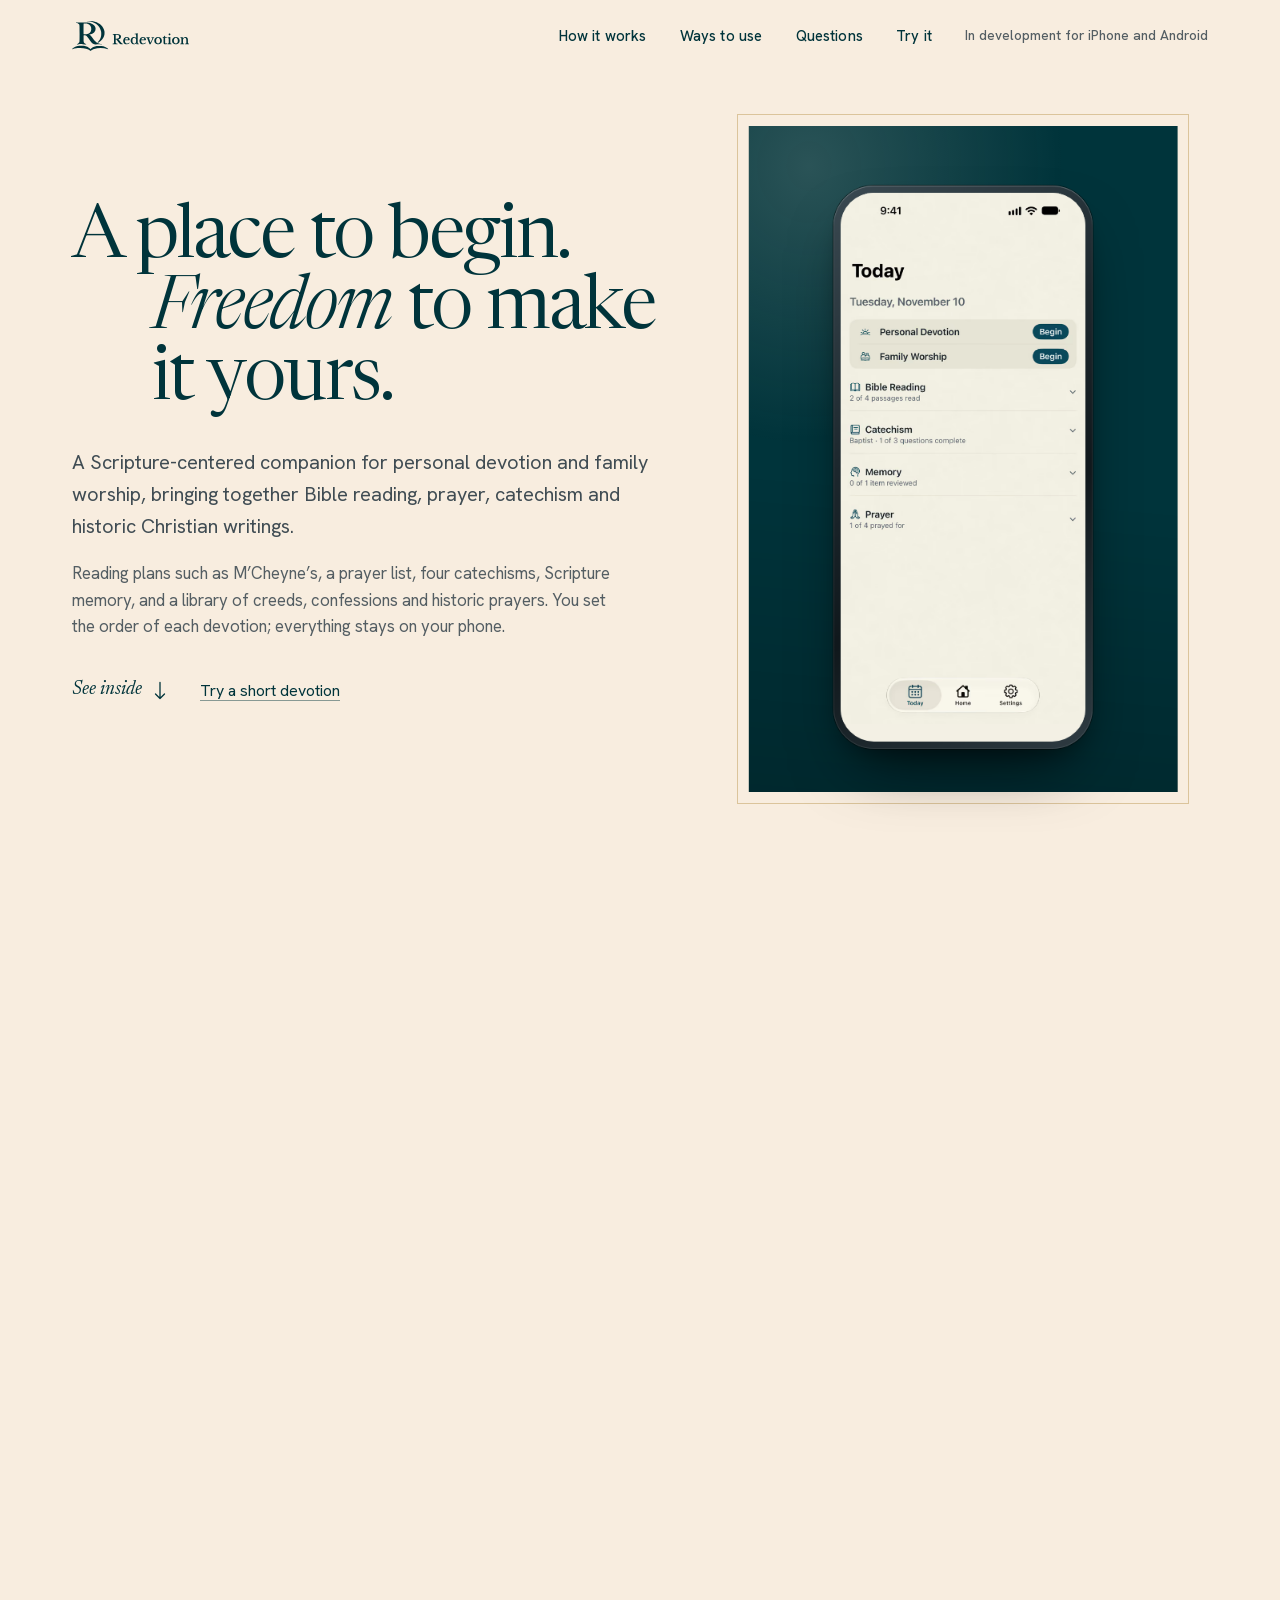
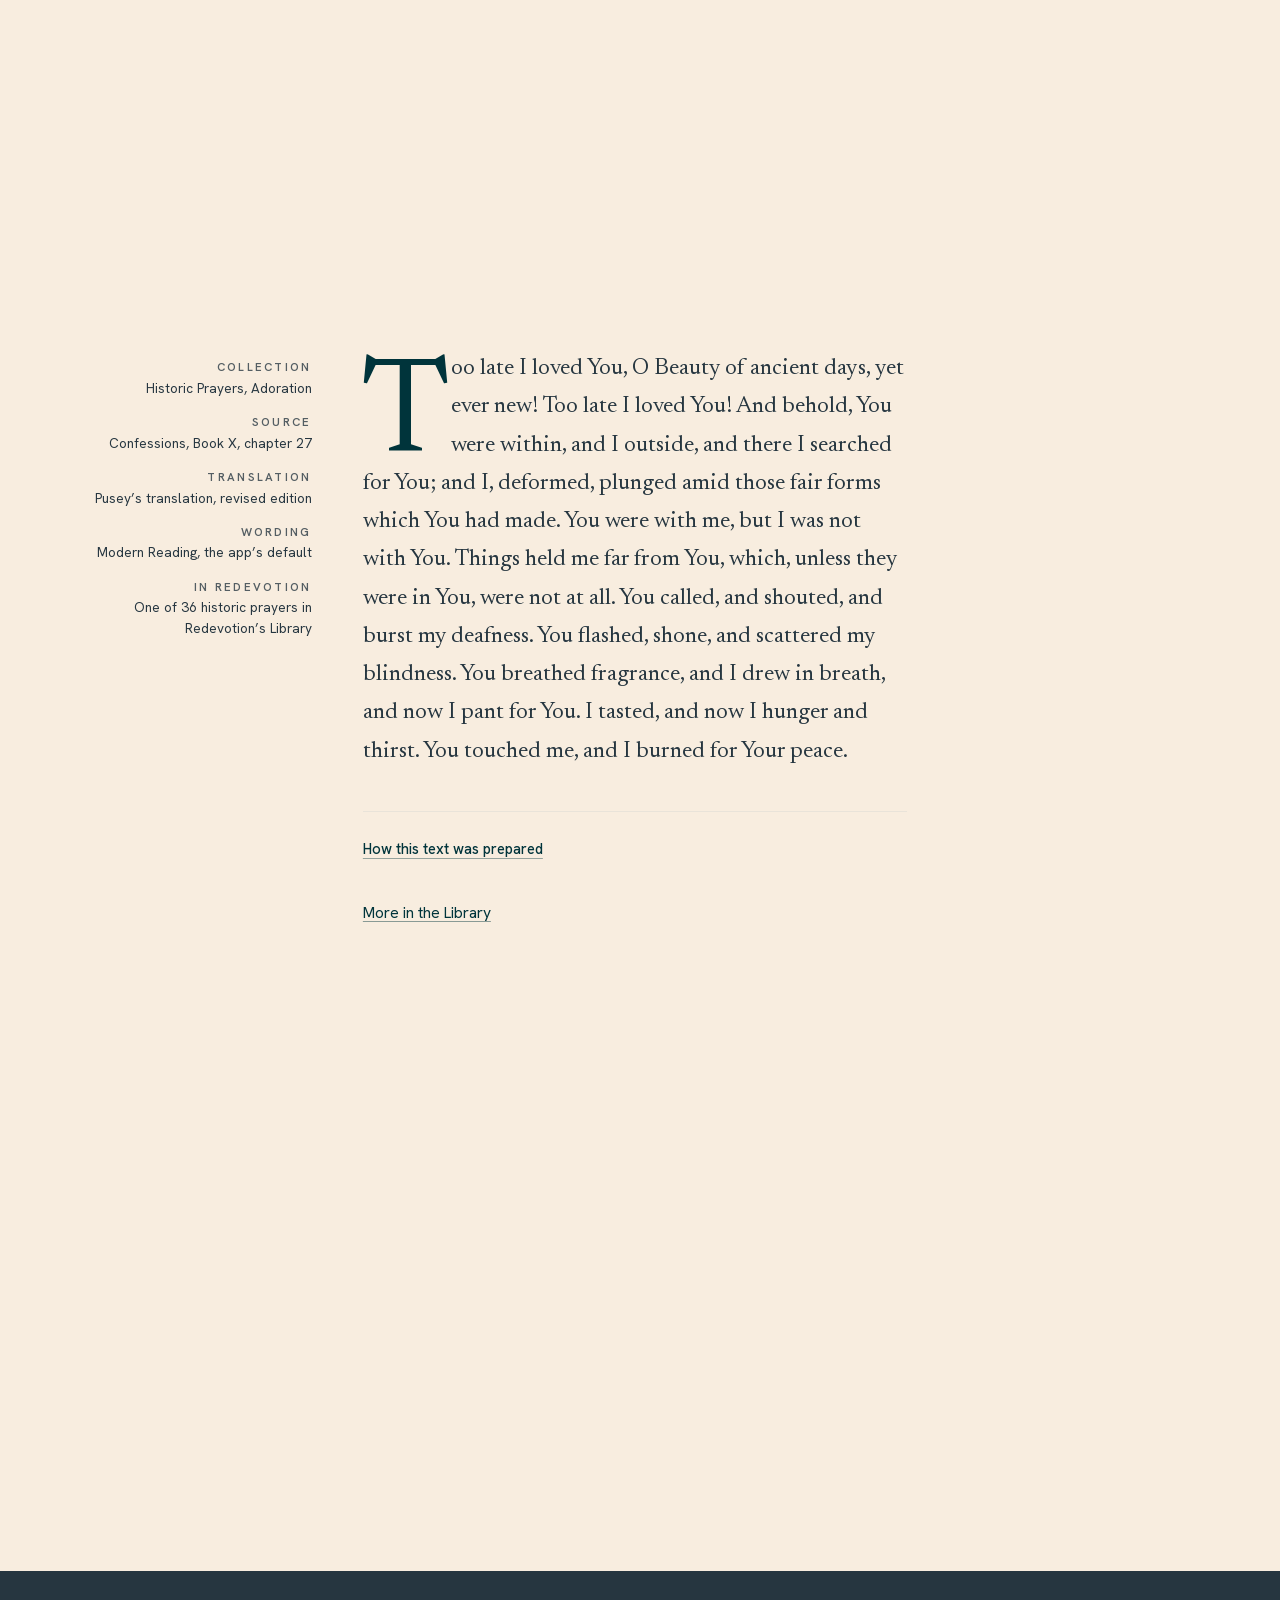
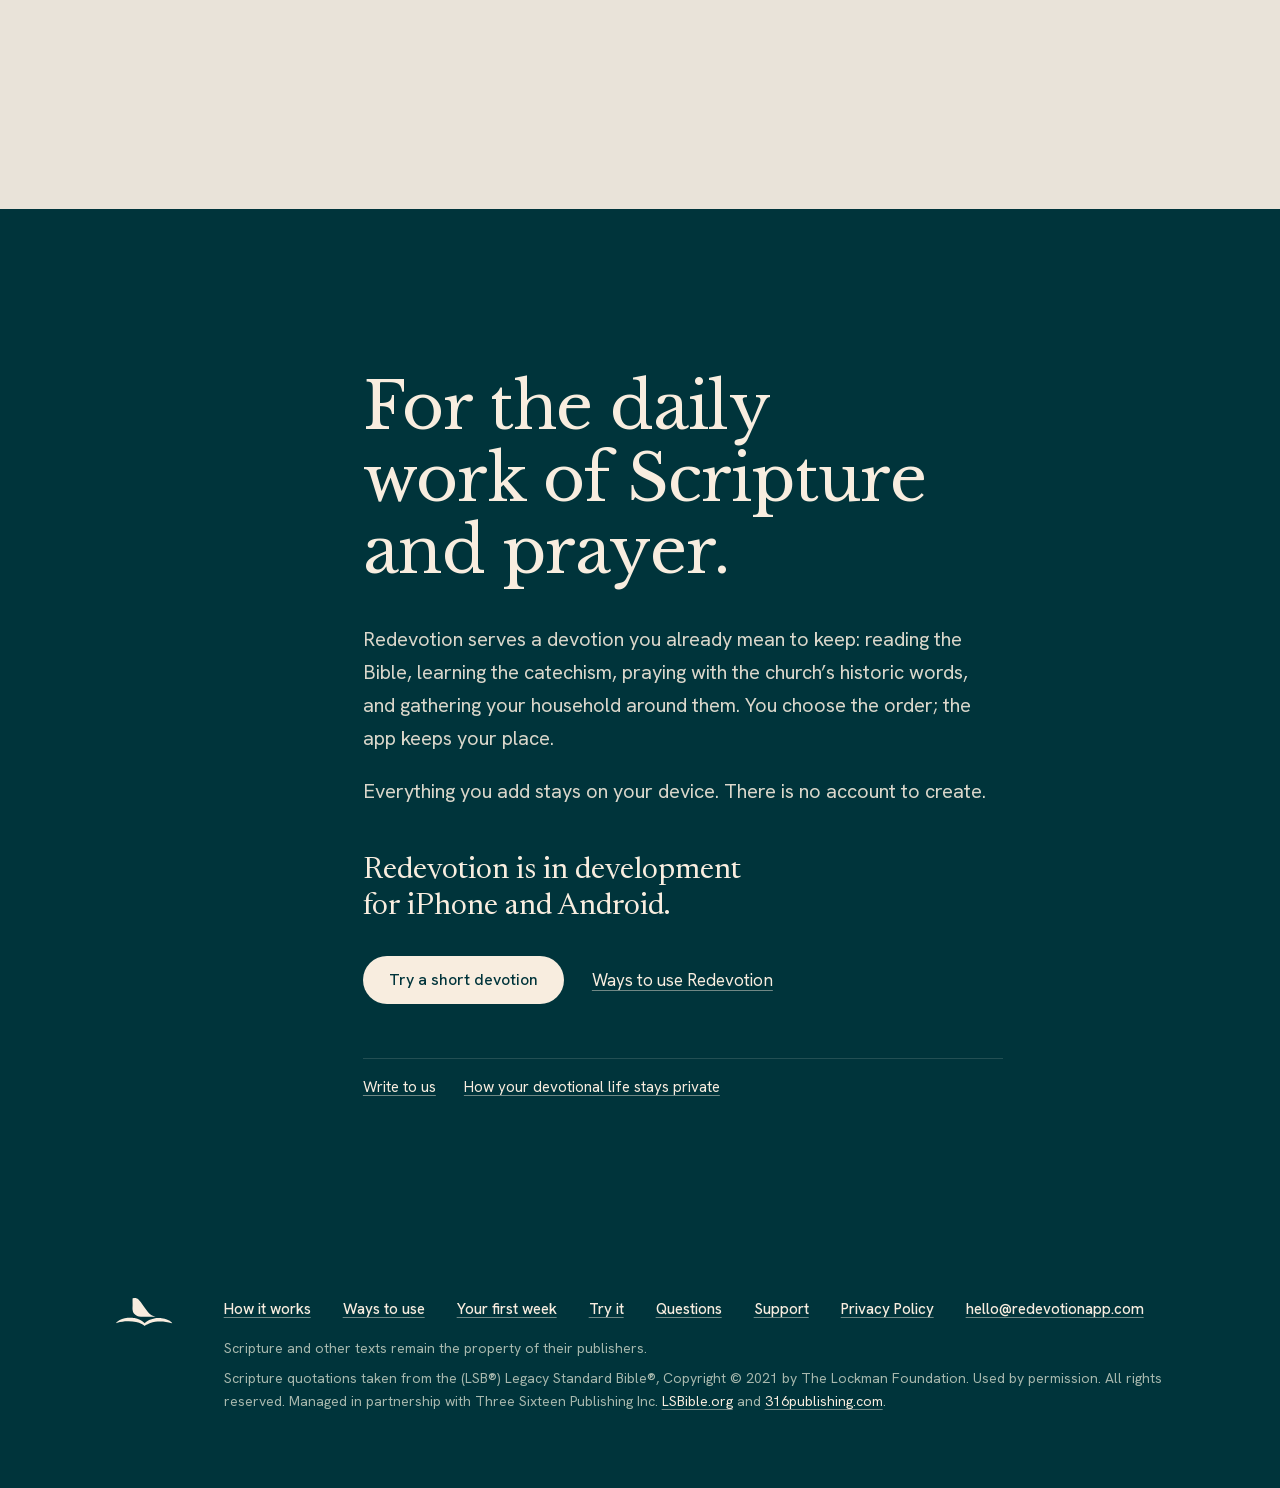
<file: index.html>
<!DOCTYPE html><html lang="en-US" class="_6ZS5gq_variable zIuUAq_variable W06g6q_variable"><head><meta charSet="utf-8"/><meta name="viewport" content="width=device-width, initial-scale=1"/><link rel="preload" href="/_next/static/media/61e56fd33ece1ad8-s.p.0op912u62qdhl.woff2" as="font" crossorigin="" type="font/woff2"/><link rel="preload" href="/_next/static/media/b8dfa3d21eb22018-s.p.3lxpqujs87tck.woff2" as="font" crossorigin="" type="font/woff2"/><link rel="preload" href="/_next/static/media/cf9a11b6772b9533-s.p.1elj1f4z6aq4a.woff2" as="font" crossorigin="" type="font/woff2"/><link rel="preload" as="image" href="/brand/header-primary-teal.svg"/><link rel="preload" as="image" href="/brand/header-primary-ivory.svg"/><link rel="preload" as="image" href="/brand/header-compact-teal.svg"/><link rel="preload" as="image" href="/brand/header-compact-ivory.svg"/><link rel="preload" href="/brand/stamp-ivory.svg" as="image"/><link rel="stylesheet" href="/_next/static/chunks/0h005a3xu4-ry.css" data-precedence="next"/><link rel="stylesheet" href="/_next/static/chunks/30cfpakkfz1fy.css" data-precedence="next"/><link rel="preload" as="script" fetchPriority="low" href="/_next/static/chunks/0j1we3cwg31qe.js"/><script src="/_next/static/chunks/1cuyxw6v18rxx.js" async=""></script><script src="/_next/static/chunks/39_j1bdzreq0m.js" async=""></script><script src="/_next/static/chunks/turbopack-2u1d16houkiyo.js" async=""></script><script src="/_next/static/chunks/3qfy96eoyh-ek.js" async=""></script><script src="/_next/static/chunks/3gj-wmz_5d9wi.js" async=""></script><script src="/_next/static/chunks/3-6oqppt4pc94.js" async=""></script><meta name="theme-color" content="#F3F0E4" media="(prefers-color-scheme: light)"/><meta name="theme-color" content="#18242A" media="(prefers-color-scheme: dark)"/><title>Redevotion — A place to begin. Freedom to make it yours.</title><meta name="description" content="A Scripture-centered companion for personal devotion and family worship: Bible reading, prayer, catechism and historic writings. In development for iPhone and Android."/><link rel="manifest" href="/site.webmanifest"/><meta name="robots" content="index, follow, max-image-preview:large"/><link rel="canonical" href="https://redevotionapp.com"/><meta property="og:title" content="Redevotion"/><meta property="og:description" content="A Scripture-centered companion for personal devotion and family worship."/><meta property="og:url" content="https://redevotionapp.com"/><meta property="og:site_name" content="Redevotion"/><meta property="og:locale" content="en_US"/><meta property="og:image" content="https://redevotionapp.com/og-image-1200x630.png"/><meta property="og:image:width" content="1200"/><meta property="og:image:height" content="630"/><meta property="og:image:alt" content="Redevotion logo on deep teal"/><meta property="og:type" content="website"/><meta name="twitter:card" content="summary_large_image"/><meta name="twitter:title" content="Redevotion"/><meta name="twitter:description" content="A Scripture-centered companion for personal devotion and family worship."/><meta name="twitter:image" content="https://redevotionapp.com/og-image-1200x630.png"/><meta name="twitter:image:alt" content="Redevotion logo on deep teal"/><meta name="twitter:image:width" content="1200"/><meta name="twitter:image:height" content="630"/><link rel="icon" href="/favicon.ico" sizes="48x48"/><link rel="icon" href="/favicon.svg" type="image/svg+xml"/><link rel="apple-touch-icon" href="/apple-touch-icon.png"/><meta name="next-size-adjust" content=""/><script src="/_next/static/chunks/0cz1d0mv5g_q7.js" noModule=""></script></head><body><div hidden=""><!--$--><!--/$--></div><script type="application/ld+json">{"@context":"https://schema.org","@graph":[{"@type":"Organization","@id":"https://redevotionapp.com/#organization","name":"Redevotion","url":"https://redevotionapp.com/","logo":{"@type":"ImageObject","url":"https://redevotionapp.com/icon-512.png","width":512,"height":512},"email":"hello@redevotionapp.com"},{"@type":"WebSite","@id":"https://redevotionapp.com/#website","name":"Redevotion","url":"https://redevotionapp.com/","description":"A Scripture-centered companion for personal devotion and family worship, bringing together Bible reading, prayer, catechism and historic Christian writings.","inLanguage":"en-US","publisher":{"@id":"https://redevotionapp.com/#organization"}}]}</script><a class="skip-link" href="#main">Skip to content</a><header class="U0do9a_header" data-tone="paper" data-raised="false"><a class="U0do9a_brand" href="#top" aria-label="Redevotion, home"><span class="U0do9a_lockup U0do9a_wideOnly" aria-hidden="true"><img class="U0do9a_teal" src="/brand/header-primary-teal.svg" width="117" height="30" alt="" aria-hidden="true" draggable="false" style="display:block;width:117px;height:30px"/><img class="U0do9a_ivory" src="/brand/header-primary-ivory.svg" width="117" height="30" alt="" aria-hidden="true" draggable="false" style="display:block;width:117px;height:30px"/></span><span class="U0do9a_lockup U0do9a_narrowOnly" aria-hidden="true"><img class="U0do9a_teal" src="/brand/header-compact-teal.svg" width="107" height="24" alt="" aria-hidden="true" draggable="false" style="display:block;width:107px;height:24px"/><img class="U0do9a_ivory" src="/brand/header-compact-ivory.svg" width="107" height="24" alt="" aria-hidden="true" draggable="false" style="display:block;width:107px;height:24px"/></span></a><nav class="U0do9a_nav" aria-label="Primary"><a class="U0do9a_link" href="/how-it-works.html">How it works</a><a class="U0do9a_link" href="/ways-to-use.html">Ways to use</a><a class="U0do9a_link" href="/faq.html">Questions</a><a class="U0do9a_link" href="/try.html">Try it</a><span class="U0do9a_status" data-variant="header">In development for iPhone and Android</span></nav><button type="button" class="U0do9a_menuButton" aria-expanded="false" aria-controls="site-menu">Menu</button><div class="U0do9a_menu" id="site-menu" hidden=""><nav aria-label="Menu"><ul class="U0do9a_menuList"><li><a href="/how-it-works.html">How it works</a></li><li><a href="/ways-to-use.html">Ways to use</a></li><li><a href="/faq.html">Questions</a></li><li><a href="/try.html">Try it</a></li></ul><ul class="U0do9a_menuMinor"><li><a href="/first-week.html">Your first week</a></li><li><a href="/support.html">Support</a></li><li><a href="/privacy.html">Privacy</a></li><li><a href="mailto:hello@redevotionapp.com">Write to us</a></li></ul><p class="U0do9a_menuStatus">In development for iPhone and Android.</p></nav></div></header><main id="main" tabindex="-1"><span id="top"></span><link rel="preload" as="image" type="image/avif" media="(min-width: 1024px) and (min-height: 640px)" fetchPriority="high" imageSrcSet="/media/today-360.avif 360w, /media/today-540.avif 540w, /media/today-760.avif 760w, /media/today-1080.avif 1080w" imageSizes="380px"/><section class="YsNqLq_wide" aria-labelledby="headline-wide" data-opening="staged" data-photo-side="left" data-frontispiece="device"><div class="YsNqLq_stage" data-rail="off" data-base="on" data-dev="off" data-fam="off" data-pray="off" data-lib="off" data-loupe="off" data-open="off" data-book="on"><div class="YsNqLq_room" aria-hidden="true" data-v="e ex ey"><div class="YsNqLq_roomTeal"></div><div class="YsNqLq_roomSlate"></div></div><div class="YsNqLq_roomVeil" aria-hidden="true" data-v="e"></div><div class="YsNqLq_lamp" aria-hidden="true" data-v="e fam"></div><figure class="YsNqLq_plateFace YsNqLq_deviceFace YsNqLq_plateOnStage" aria-hidden="true" data-v="e ex ey"><span class="YsNqLq_deviceLight"></span><span class="YsNqLq_plateFrame"></span></figure><nav class="YsNqLq_rail" aria-label="Inside the app" data-v="rail"><ol><li><button type="button" class="YsNqLq_railItem" data-state="next" tabindex="-1"><svg viewBox="0 0 18 18" aria-hidden="true" class="YsNqLq_railCheck" style="--c:var(--c0, 0)"><circle class="YsNqLq_ring" cx="9" cy="9" r="8"></circle><circle class="YsNqLq_fill" cx="9" cy="9" r="8.6"></circle><path class="YsNqLq_tick" d="M5.4 9.3 7.9 11.7 12.7 6.6"></path></svg><span class="YsNqLq_railLabel">Today</span></button></li><li><button type="button" class="YsNqLq_railItem" data-state="next" tabindex="-1"><svg viewBox="0 0 18 18" aria-hidden="true" class="YsNqLq_railCheck" style="--c:var(--c1, 0)"><circle class="YsNqLq_ring" cx="9" cy="9" r="8"></circle><circle class="YsNqLq_fill" cx="9" cy="9" r="8.6"></circle><path class="YsNqLq_tick" d="M5.4 9.3 7.9 11.7 12.7 6.6"></path></svg><span class="YsNqLq_railLabel">Personal Devotion</span></button></li><li><button type="button" class="YsNqLq_railItem" data-state="next" tabindex="-1"><svg viewBox="0 0 18 18" aria-hidden="true" class="YsNqLq_railCheck" style="--c:var(--c2, 0)"><circle class="YsNqLq_ring" cx="9" cy="9" r="8"></circle><circle class="YsNqLq_fill" cx="9" cy="9" r="8.6"></circle><path class="YsNqLq_tick" d="M5.4 9.3 7.9 11.7 12.7 6.6"></path></svg><span class="YsNqLq_railLabel">Family Worship</span></button></li><li><button type="button" class="YsNqLq_railItem" data-state="next" tabindex="-1"><svg viewBox="0 0 18 18" aria-hidden="true" class="YsNqLq_railCheck" style="--c:var(--c3, 0)"><circle class="YsNqLq_ring" cx="9" cy="9" r="8"></circle><circle class="YsNqLq_fill" cx="9" cy="9" r="8.6"></circle><path class="YsNqLq_tick" d="M5.4 9.3 7.9 11.7 12.7 6.6"></path></svg><span class="YsNqLq_railLabel">Prayer</span></button></li><li><button type="button" class="YsNqLq_railItem" data-state="next" tabindex="-1"><svg viewBox="0 0 18 18" aria-hidden="true" class="YsNqLq_railCheck" style="--c:var(--c4, 0)"><circle class="YsNqLq_ring" cx="9" cy="9" r="8"></circle><circle class="YsNqLq_fill" cx="9" cy="9" r="8.6"></circle><path class="YsNqLq_tick" d="M5.4 9.3 7.9 11.7 12.7 6.6"></path></svg><span class="YsNqLq_railLabel">Library</span></button></li><li><button type="button" class="YsNqLq_railItem" data-state="next" tabindex="-1"><svg viewBox="0 0 18 18" aria-hidden="true" class="YsNqLq_railCheck" style="--c:var(--c4, 0)"><circle class="YsNqLq_ring" cx="9" cy="9" r="8"></circle><circle class="YsNqLq_fill" cx="9" cy="9" r="8.6"></circle><path class="YsNqLq_tick" d="M5.4 9.3 7.9 11.7 12.7 6.6"></path></svg><span class="YsNqLq_railLabel">The reading</span></button></li></ol></nav><div class="YsNqLq_devicePos" data-v="e fam"><div class="YsNqLq_device "><div class="YsNqLq_deviceScreen"><div class="YsNqLq_screenLayer "><picture><source type="image/avif" srcSet="/media/today-360.avif 360w, /media/today-540.avif 540w, /media/today-760.avif 760w, /media/today-1080.avif 1080w" sizes="(min-width: 1024px) 380px, 90vw"/><source type="image/webp" srcSet="/media/today-360.webp 360w, /media/today-540.webp 540w, /media/today-760.webp 760w, /media/today-1080.webp 1080w" sizes="(min-width: 1024px) 380px, 90vw"/><img src="/media/today-540.jpg" srcSet="/media/today-360.jpg 360w, /media/today-540.jpg 540w, /media/today-760.jpg 760w, /media/today-1080.jpg 1080w" sizes="(min-width: 1024px) 380px, 90vw" alt="Redevotion’s Today screen for Tuesday, November 10: Personal Devotion and Family Worship ready to begin, then Bible Reading with 2 of 4 passages read, Catechism with 1 of 3 Baptist Catechism questions complete, Memory, and Prayer with 1 of 4 prayed for." width="1320" height="2868" loading="lazy" fetchPriority="auto" decoding="async"/></picture></div><span class="YsNqLq_spot YsNqLq_spotA" aria-hidden="true" data-v="sa"></span><div class="YsNqLq_screenLayer YsNqLq_raise YsNqLq_layerDevotion" data-v="l1"><picture><source type="image/avif" srcSet="/media/devotion-360.avif 360w, /media/devotion-540.avif 540w, /media/devotion-760.avif 760w, /media/devotion-1080.avif 1080w" sizes="(min-width: 1024px) 380px, 90vw"/><source type="image/webp" srcSet="/media/devotion-360.webp 360w, /media/devotion-540.webp 540w, /media/devotion-760.webp 760w, /media/devotion-1080.webp 1080w" sizes="(min-width: 1024px) 380px, 90vw"/><img src="/media/devotion-540.jpg" srcSet="/media/devotion-360.jpg 360w, /media/devotion-540.jpg 540w, /media/devotion-760.jpg 760w, /media/devotion-1080.jpg 1080w" sizes="(min-width: 1024px) 380px, 90vw" alt="Personal Devotion, Assurance of Pardon: Romans 8:1–4 in the Legacy Standard Bible, with Open in Preferred Bible and View in Library." width="1320" height="2868" loading="lazy" fetchPriority="auto" decoding="async"/></picture></div><span class="YsNqLq_spot YsNqLq_spot1" aria-hidden="true" data-v="s1"></span><div class="YsNqLq_screenLayer YsNqLq_raise YsNqLq_layerFamily" data-v="l2"><picture><source type="image/avif" srcSet="/media/family-360.avif 360w, /media/family-540.avif 540w, /media/family-760.avif 760w, /media/family-1080.avif 1080w" sizes="(min-width: 1024px) 380px, 90vw"/><source type="image/webp" srcSet="/media/family-360.webp 360w, /media/family-540.webp 540w, /media/family-760.webp 760w, /media/family-1080.webp 1080w" sizes="(min-width: 1024px) 380px, 90vw"/><img src="/media/family-540.jpg" srcSet="/media/family-360.jpg 360w, /media/family-540.jpg 540w, /media/family-760.jpg 760w, /media/family-1080.jpg 1080w" sizes="(min-width: 1024px) 380px, 90vw" alt="Family Worship with its Contents sheet: six parts, Call to Worship, Bible Reading, Creed, Catechism, Family Prayer and Thanksgiving, with Call to Worship marked Now, and Continue and Finish for Now." width="1320" height="2868" loading="lazy" fetchPriority="auto" decoding="async"/></picture></div><span class="YsNqLq_spot YsNqLq_spot2" aria-hidden="true" data-v="s2"></span><div class="YsNqLq_screenLayer YsNqLq_raise YsNqLq_layerPrayer" data-v="lp"><picture><source type="image/avif" srcSet="/media/prayer-360.avif 360w, /media/prayer-540.avif 540w, /media/prayer-760.avif 760w, /media/prayer-1080.avif 1080w" sizes="(min-width: 1024px) 380px, 90vw"/><source type="image/webp" srcSet="/media/prayer-360.webp 360w, /media/prayer-540.webp 540w, /media/prayer-760.webp 760w, /media/prayer-1080.webp 1080w" sizes="(min-width: 1024px) 380px, 90vw"/><img src="/media/prayer-540.jpg" srcSet="/media/prayer-360.jpg 360w, /media/prayer-540.jpg 540w, /media/prayer-760.jpg 760w, /media/prayer-1080.jpg 1080w" sizes="(min-width: 1024px) 380px, 90vw" alt="The same Today screen with its Prayer list open and each request shown: two family members, friends and neighbors, and our church, already prayed for; then Add to Today." width="1320" height="2868" loading="lazy" fetchPriority="auto" decoding="async"/></picture></div><span class="YsNqLq_spot YsNqLq_spotB" aria-hidden="true" data-v="sb"></span><div class="YsNqLq_screenLayer YsNqLq_raise YsNqLq_layerLibrary" data-v="l3"><picture><source type="image/avif" srcSet="/media/library-360.avif 360w, /media/library-540.avif 540w, /media/library-760.avif 760w, /media/library-1080.avif 1080w" sizes="(min-width: 1024px) 380px, 90vw"/><source type="image/webp" srcSet="/media/library-360.webp 360w, /media/library-540.webp 540w, /media/library-760.webp 760w, /media/library-1080.webp 1080w" sizes="(min-width: 1024px) 380px, 90vw"/><img src="/media/library-540.jpg" srcSet="/media/library-360.jpg 360w, /media/library-540.jpg 540w, /media/library-760.jpg 760w, /media/library-1080.jpg 1080w" sizes="(min-width: 1024px) 380px, 90vw" alt="Redevotion’s Library, opened from Settings: catechisms, Historic Prayers (36 historic prayers), and Scripture Collections such as Call to Worship, Reading of the Law and Assurance of Pardon." width="1320" height="2868" loading="lazy" fetchPriority="auto" decoding="async"/></picture></div><span class="YsNqLq_spot YsNqLq_spot3" aria-hidden="true" data-v="s3"></span></div></div><p class="YsNqLq_glassNote">Authentic app screens, each captured on its own</p></div><div class="YsNqLq_loupe" aria-hidden="true" data-v="s1" style="background-image:url(&quot;/media/devotion-1080.webp&quot;)"></div><div class="YsNqLq_sheetDim" aria-hidden="true" data-v="o"></div><div class="YsNqLq_sheet" aria-hidden="true" data-v="o"></div><div class="YsNqLq_sheetHead" aria-hidden="true" data-v="o"><p class="YsNqLq_kicker">From the Library</p><p class="YsNqLq_readingTitle"><span>Too Late</span><span class="YsNqLq_readingTitleIt">I Loved You</span></p><p class="YsNqLq_byline"><strong>Augustine of Hippo</strong> (<!-- -->354–430<!-- -->), trans. <!-- -->E. B. Pusey</p></div></div><div class="YsNqLq_flow"><div class="YsNqLq_hero"><div class="YsNqLq_heroText" data-v="t"><div class="YsNqLq_titlePage"><h1 class="YsNqLq_headline YsNqLq_headlineWide" id="headline-wide"><span class="YsNqLq_line" data-line="0"><span>A place to begin.</span></span><span class="YsNqLq_line" data-line="1"><em>Freedom</em><span> to make</span></span><span class="YsNqLq_line" data-line="2"><span>it yours.</span></span></h1><p class="YsNqLq_descriptor">A Scripture-centered companion for personal devotion and family worship, bringing together Bible reading, prayer, catechism and historic Christian writings.</p><p class="YsNqLq_particulars">Reading plans such as M’Cheyne’s, a prayer list, four catechisms, Scripture memory, and a library of creeds, confessions and historic prayers. You set the order of each devotion; everything stays on your phone.</p><div class="YsNqLq_actions"><a class="YsNqLq_invitation" href="#inside" data-anchor-link="inside"><span>See inside</span><svg viewBox="0 0 12 20" aria-hidden="true"><path d="M6 1.5v16M1.5 13 6 17.5 10.5 13"></path></svg></a><a class="link YsNqLq_secondary" href="/try.html">Try a short devotion</a><p class="YsNqLq_status">Redevotion is in development for iPhone and Android.</p></div></div></div></div><div class="YsNqLq_opener" aria-hidden="true"></div><div class="YsNqLq_steps" id="inside" data-anchor="inside"><article class="YsNqLq_step " aria-labelledby="mv-today"><div class="YsNqLq_stepInner"><p class="label YsNqLq_stepLabel">Today</p><h2 class="YsNqLq_stepTitle" id="mv-today">Your devotional day, in one place.</h2><p class="YsNqLq_stepBody">Personal Devotion and Family Worship at the top, then Bible Reading, Catechism, Memory and Prayer, each showing how far you have come today.</p></div></article><article class="YsNqLq_step " aria-labelledby="mv-devotion"><div class="YsNqLq_stepInner"><p class="label YsNqLq_stepLabel">Personal Devotion</p><h2 class="YsNqLq_stepTitle" id="mv-devotion">Scripture at the center.</h2><p class="YsNqLq_stepBody">Scripture read within an order of worship, confession, assurance of pardon and prayer. Each part has its own page, with Scripture available inside Redevotion and links to open passages in a preferred Bible app or website.</p></div></article><article class="YsNqLq_step YsNqLq_stepRight" aria-labelledby="mv-family"><div class="YsNqLq_stepInner"><p class="label YsNqLq_stepLabel">Family Worship</p><h2 class="YsNqLq_stepTitle" id="mv-family">One order for the whole household.</h2><p class="YsNqLq_stepBody">A call to worship, Bible reading, a creed, the catechism, prayer and thanksgiving, led from one phone. If time runs short, finish for now and resume later.</p><p class="YsNqLq_stepCredit">Scripture on screen: Psalm 100<!-- --> <a class="link" href="https://www.lsbible.org/">(LSB)</a></p></div></article><article class="YsNqLq_step " aria-labelledby="mv-prayer"><div class="YsNqLq_stepInner"><p class="label YsNqLq_stepLabel">Prayer</p><h2 class="YsNqLq_stepTitle" id="mv-prayer">The people you pray for, a few each day.</h2><p class="YsNqLq_stepBody">Name the people and needs you carry before the Lord. Redevotion brings a few forward each day so you can return to them in prayer over time.</p></div></article><article class="YsNqLq_step " aria-labelledby="mv-library"><div class="YsNqLq_stepInner"><p class="label YsNqLq_stepLabel">Library</p><h2 class="YsNqLq_stepTitle" id="mv-library">A library to read, and to pray from.</h2><p class="YsNqLq_stepBody">Catechisms, thirty-six historic prayers, and Scripture collections such as Call to Worship and Assurance of Pardon, each with its source, to read on their own or draw into a devotion.</p><p class="YsNqLq_stepRubric">Keep scrolling to open Historic Prayers.</p></div></article></div><div class="YsNqLq_open" aria-hidden="true"></div></div></section><div class="YsNqLq_narrow"><section class="YsNqLq_nBook" data-tone="paper" aria-labelledby="headline-narrow"><div class="YsNqLq_titlePage"><h1 class="YsNqLq_headline YsNqLq_headlineNarrow" id="headline-narrow"><span class="YsNqLq_line" data-line="0"><span>A place</span></span><span class="YsNqLq_line" data-line="1"><span>to begin.</span></span><span class="YsNqLq_line" data-line="2"><em>Freedom</em><span> to</span></span><span class="YsNqLq_line" data-line="3"><span>make it yours.</span></span></h1><p class="YsNqLq_descriptor">A Scripture-centered companion for personal devotion and family worship, bringing together Bible reading, prayer, catechism and historic Christian writings.</p><p class="YsNqLq_particulars">Reading plans such as M’Cheyne’s, a prayer list, four catechisms, Scripture memory, and a library of creeds, confessions and historic prayers. You set the order of each devotion; everything stays on your phone.</p><div class="YsNqLq_actions"><a class="YsNqLq_invitation" href="#inside-n" data-anchor-link="inside"><span>See inside</span><svg viewBox="0 0 12 20" aria-hidden="true"><path d="M6 1.5v16M1.5 13 6 17.5 10.5 13"></path></svg></a><a class="link YsNqLq_secondary" href="/try.html">Try a short devotion</a><p class="YsNqLq_status">Redevotion is in development for iPhone and Android.</p></div></div></section><section class="MwNU5a_walk" data-tone="room" id="inside-n" data-anchor="inside" aria-label="Inside the app"><div class="MwNU5a_track"><div class="MwNU5a_stage" data-open="off" aria-hidden="true"><div class="MwNU5a_window" data-armed="off" data-today="on" data-dev="off" data-fam="off" data-pray="off" data-lib="off"><div class="MwNU5a_layer MwNU5a_today" data-v="ty tx"><picture><source type="image/avif" srcSet="/media/today-360.avif 360w, /media/today-540.avif 540w, /media/today-760.avif 760w, /media/today-1080.avif 1080w" sizes="(orientation: landscape) and (max-height: 640px) 44vw, (min-width: 600px) 520px, 94vw"/><source type="image/webp" srcSet="/media/today-360.webp 360w, /media/today-540.webp 540w, /media/today-760.webp 760w, /media/today-1080.webp 1080w" sizes="(orientation: landscape) and (max-height: 640px) 44vw, (min-width: 600px) 520px, 94vw"/><img src="/media/today-540.jpg" srcSet="/media/today-360.jpg 360w, /media/today-540.jpg 540w, /media/today-760.jpg 760w, /media/today-1080.jpg 1080w" sizes="(orientation: landscape) and (max-height: 640px) 44vw, (min-width: 600px) 520px, 94vw" alt="" width="1320" height="2868" loading="lazy" fetchPriority="auto" decoding="async"/></picture><span class="MwNU5a_spot" style="top:23.799999999999997%;left:3.6999999999999997%;width:92.60000000000001%;height:4.7%;border-radius:3.2cqw" data-v="h0"></span><span class="MwNU5a_spot" style="top:28.499999999999996%;left:3.6999999999999997%;width:92.60000000000001%;height:4.7%;border-radius:3.2cqw" data-v="h2"></span></div><div class="MwNU5a_dim" data-v="dim"></div><div class="MwNU5a_layer MwNU5a_prayer" data-v="pi py"><picture><source type="image/avif" srcSet="/media/prayer-360.avif 360w, /media/prayer-540.avif 540w, /media/prayer-760.avif 760w, /media/prayer-1080.avif 1080w" sizes="(orientation: landscape) and (max-height: 640px) 44vw, (min-width: 600px) 520px, 94vw"/><source type="image/webp" srcSet="/media/prayer-360.webp 360w, /media/prayer-540.webp 540w, /media/prayer-760.webp 760w, /media/prayer-1080.webp 1080w" sizes="(orientation: landscape) and (max-height: 640px) 44vw, (min-width: 600px) 520px, 94vw"/><img src="/media/prayer-540.jpg" srcSet="/media/prayer-360.jpg 360w, /media/prayer-540.jpg 540w, /media/prayer-760.jpg 760w, /media/prayer-1080.jpg 1080w" sizes="(orientation: landscape) and (max-height: 640px) 44vw, (min-width: 600px) 520px, 94vw" alt="" width="1320" height="2868" loading="lazy" fetchPriority="auto" decoding="async"/></picture><span class="MwNU5a_spot" style="top:30.39%;left:5.4%;width:89.2%;height:24.11%;border-radius:1.8cqw" data-v="h5"></span></div><div class="MwNU5a_layer MwNU5a_devotion" data-v="di dy"><picture><source type="image/avif" srcSet="/media/devotion-360.avif 360w, /media/devotion-540.avif 540w, /media/devotion-760.avif 760w, /media/devotion-1080.avif 1080w" sizes="(orientation: landscape) and (max-height: 640px) 44vw, (min-width: 600px) 520px, 94vw"/><source type="image/webp" srcSet="/media/devotion-360.webp 360w, /media/devotion-540.webp 540w, /media/devotion-760.webp 760w, /media/devotion-1080.webp 1080w" sizes="(orientation: landscape) and (max-height: 640px) 44vw, (min-width: 600px) 520px, 94vw"/><img src="/media/devotion-540.jpg" srcSet="/media/devotion-360.jpg 360w, /media/devotion-540.jpg 540w, /media/devotion-760.jpg 760w, /media/devotion-1080.jpg 1080w" sizes="(orientation: landscape) and (max-height: 640px) 44vw, (min-width: 600px) 520px, 94vw" alt="" width="1320" height="2868" loading="lazy" fetchPriority="auto" decoding="async"/></picture><span class="MwNU5a_spot" style="top:61.47%;left:7.199999999999999%;width:85.6%;height:3.4000000000000004%;border-radius:3.6cqw" data-v="h1"></span></div><div class="MwNU5a_layer MwNU5a_family" data-v="fi fy"><picture><source type="image/avif" srcSet="/media/family-360.avif 360w, /media/family-540.avif 540w, /media/family-760.avif 760w, /media/family-1080.avif 1080w" sizes="(orientation: landscape) and (max-height: 640px) 44vw, (min-width: 600px) 520px, 94vw"/><source type="image/webp" srcSet="/media/family-360.webp 360w, /media/family-540.webp 540w, /media/family-760.webp 760w, /media/family-1080.webp 1080w" sizes="(orientation: landscape) and (max-height: 640px) 44vw, (min-width: 600px) 520px, 94vw"/><img src="/media/family-540.jpg" srcSet="/media/family-360.jpg 360w, /media/family-540.jpg 540w, /media/family-760.jpg 760w, /media/family-1080.jpg 1080w" sizes="(orientation: landscape) and (max-height: 640px) 44vw, (min-width: 600px) 520px, 94vw" alt="" width="1320" height="2868" loading="lazy" fetchPriority="auto" decoding="async"/></picture><span class="MwNU5a_spot" style="top:56.769999999999996%;left:5%;width:90%;height:4.46%;border-radius:2.2cqw" data-v="h3"></span></div><div class="MwNU5a_layer MwNU5a_library" data-v="li ly"><picture><source type="image/avif" srcSet="/media/library-360.avif 360w, /media/library-540.avif 540w, /media/library-760.avif 760w, /media/library-1080.avif 1080w" sizes="(orientation: landscape) and (max-height: 640px) 44vw, (min-width: 600px) 520px, 94vw"/><source type="image/webp" srcSet="/media/library-360.webp 360w, /media/library-540.webp 540w, /media/library-760.webp 760w, /media/library-1080.webp 1080w" sizes="(orientation: landscape) and (max-height: 640px) 44vw, (min-width: 600px) 520px, 94vw"/><img src="/media/library-540.jpg" srcSet="/media/library-360.jpg 360w, /media/library-540.jpg 540w, /media/library-760.jpg 760w, /media/library-1080.jpg 1080w" sizes="(orientation: landscape) and (max-height: 640px) 44vw, (min-width: 600px) 520px, 94vw" alt="" width="1320" height="2868" loading="lazy" fetchPriority="auto" decoding="async"/></picture><span class="MwNU5a_spot" style="top:34.39%;left:4.3999999999999995%;width:91.2%;height:6.98%;border-radius:4.2cqw" data-v="h4"></span></div></div><p class="MwNU5a_note">Authentic app screens, each captured on its own</p><div class="MwNU5a_sheet" data-v="wo" data-tone="paper"></div><div class="MwNU5a_sheetHead" data-v="hd"><p class="YsNqLq_kicker">From the Library</p><p class="YsNqLq_readingTitle"><span>Too Late</span><span class="YsNqLq_readingTitleIt">I Loved You</span></p><p class="YsNqLq_byline"><strong>Augustine of Hippo</strong> (<!-- -->354–430<!-- -->), trans. <!-- -->E. B. Pusey</p></div></div><div class="MwNU5a_scenes"><article class="MwNU5a_scene" aria-labelledby="nmv-today"><div class="MwNU5a_text"><p class="label MwNU5a_label">Today</p><h2 class="MwNU5a_title" id="nmv-today">Your devotional day, in one place.</h2><p class="MwNU5a_body">Personal Devotion and Family Worship at the top, then Bible Reading, Catechism, Memory and Prayer, each showing how far you have come today.</p><p class="visually-hidden">App screen: <!-- -->Redevotion’s Today screen for Tuesday, November 10: Personal Devotion and Family Worship ready to begin, then Bible Reading with 2 of 4 passages read, Catechism with 1 of 3 Baptist Catechism questions complete, Memory, and Prayer with 1 of 4 prayed for.</p></div></article><article class="MwNU5a_scene" aria-labelledby="nmv-devotion"><div class="MwNU5a_text"><p class="label MwNU5a_label">Personal Devotion</p><h2 class="MwNU5a_title" id="nmv-devotion">Scripture at the center.</h2><p class="MwNU5a_body">Scripture read within an order of worship, confession, assurance of pardon and prayer. Each part has its own page, with Scripture available inside Redevotion and links to open passages in a preferred Bible app or website.</p><p class="visually-hidden">App screen: <!-- -->Personal Devotion, Assurance of Pardon: Romans 8:1–4 in the Legacy Standard Bible, with Open in Preferred Bible and View in Library.</p></div></article><article class="MwNU5a_scene" aria-labelledby="nmv-family"><div class="MwNU5a_text"><p class="label MwNU5a_label">Family Worship</p><h2 class="MwNU5a_title" id="nmv-family">One order for the whole household.</h2><p class="MwNU5a_body">A call to worship, Bible reading, a creed, the catechism, prayer and thanksgiving, led from one phone. If time runs short, finish for now and resume later.</p><p class="MwNU5a_credit">Scripture on screen: Psalm 100<!-- --> <a class="link" href="https://www.lsbible.org/">(LSB)</a></p><p class="visually-hidden">App screen: <!-- -->Family Worship with its Contents sheet: six parts, Call to Worship, Bible Reading, Creed, Catechism, Family Prayer and Thanksgiving, with Call to Worship marked Now, and Continue and Finish for Now.</p></div></article><article class="MwNU5a_scene" aria-labelledby="nmv-prayer"><div class="MwNU5a_text"><p class="label MwNU5a_label">Prayer</p><h2 class="MwNU5a_title" id="nmv-prayer">The people you pray for, a few each day.</h2><p class="MwNU5a_body">Name the people and needs you carry before the Lord. Redevotion brings a few forward each day so you can return to them in prayer over time.</p><p class="visually-hidden">App screen: <!-- -->The same Today screen with its Prayer list open and each request shown: two family members, friends and neighbors, and our church, already prayed for; then Add to Today.</p></div></article><article class="MwNU5a_scene" aria-labelledby="nmv-library"><div class="MwNU5a_text"><p class="label MwNU5a_label">Library</p><h2 class="MwNU5a_title" id="nmv-library">A library to read, and to pray from.</h2><p class="MwNU5a_body">Catechisms, thirty-six historic prayers, and Scripture collections such as Call to Worship and Assurance of Pardon, each with its source, to read on their own or draw into a devotion.</p><p class="MwNU5a_rubric">Keep scrolling to open Historic Prayers.</p><p class="visually-hidden">App screen: <!-- -->Redevotion’s Library, opened from Settings: catechisms, Historic Prayers (36 historic prayers), and Scripture Collections such as Call to Worship, Reading of the Law and Assurance of Pardon.</p></div></article><div class="MwNU5a_spacer" aria-hidden="true"></div></div></div><div class="MwNU5a_cover" aria-labelledby="reading-title-n" role="region"><h2 class="visually-hidden" id="reading-title-n">From the Library: <!-- -->Too Late I Loved You<!-- -->, <!-- -->Augustine of Hippo</h2></div></section></div><article class="YsNqLq_reading " id="library" data-anchor="library" data-tone="paper" aria-labelledby="reading-title"><h2 class="visually-hidden YsNqLq_readingSrWide" id="reading-title">Too Late I Loved You<!-- -->, <!-- -->Augustine of Hippo</h2><div class="YsNqLq_readingGrid" data-reading-grid="true"><aside class="YsNqLq_margin" aria-label="About this text"><dl><div><dt>Collection</dt><dd>Historic Prayers<!-- -->, <!-- -->Adoration</dd></div><div><dt>Source</dt><dd>Confessions, Book X, chapter 27</dd></div><div><dt>Translation</dt><dd>Pusey’s translation, revised edition</dd></div><div><dt>Wording</dt><dd>Modern Reading, the app’s default</dd></div><div><dt>In Redevotion</dt><dd>One of 36 historic prayers in Redevotion’s Library</dd></div></dl></aside><div class="YsNqLq_readingBody"><p class="YsNqLq_readingText">Too late I loved You, O Beauty of ancient days, yet ever new! Too late I loved You! And behold, You were within, and I outside, and there I searched for You; and I, deformed, plunged amid those fair forms which You had made. You were with me, but I was not with You. Things held me far from You, which, unless they were in You, were not at all. You called, and shouted, and burst my deafness. You flashed, shone, and scattered my blindness. You breathed fragrance, and I drew in breath, and now I pant for You. I tasted, and now I hunger and thirst. You touched me, and I burned for Your peace.</p><details class="YsNqLq_provenance"><summary>How this text was prepared</summary><p>Shown in its Modern Reading, the app’s default wording: Redevotion’s approved modernization of Pusey’s translation. The translation itself was taken word for word from a scanned printing (<!-- -->archive.org · confessionssaug01augugoog, p. 203<!-- -->), checked and frozen before it entered the app; the app’s Traditional Reading keeps its spelling and punctuation.<!-- --> <!-- -->Public domain: Augustine wrote c. 397–400; Pusey died in 1882.</p></details><p class="YsNqLq_onward"><a class="link" href="/how-it-works.html#library">More in the Library</a></p></div></div></article><section class="b5W3-W_contents" id="contents" data-tone="paper" aria-labelledby="contents-title"><div class="b5W3-W_grid"><h2 class="b5W3-W_title" id="contents-title">In Redevotion</h2><div><ol class="b5W3-W_list"><li><a class="b5W3-W_entry" href="/how-it-works.html#bible-reading"><span class="b5W3-W_name">Bible Reading</span><span class="b5W3-W_line">M’Cheyne’s plan, the whole Bible in a year, either Testament, Psalms and Proverbs, or a plan of your own.</span></a></li><li><a class="b5W3-W_entry" href="/how-it-works.html#prayer"><span class="b5W3-W_name">Prayer</span><span class="b5W3-W_line">The people and requests you pray for, a few brought forward each day.</span></a></li><li><a class="b5W3-W_entry" href="/how-it-works.html#catechism"><span class="b5W3-W_name">Catechism</span><span class="b5W3-W_line">The Westminster Shorter, the Baptist, and two for children, with answers hidden until you tap.</span></a></li><li><a class="b5W3-W_entry" href="/how-it-works.html#memory"><span class="b5W3-W_name">Memory</span><span class="b5W3-W_line">Scripture, catechism answers, creeds and prayers, reviewed as part of a devotion.</span></a></li><li><a class="b5W3-W_entry" href="/how-it-works.html#personal-devotion"><span class="b5W3-W_name">Personal Devotion</span><span class="b5W3-W_line">Your own order of parts, each opening on its own reading surface.</span></a></li><li><a class="b5W3-W_entry" href="/how-it-works.html#family-worship"><span class="b5W3-W_name">Family Worship</span><span class="b5W3-W_line">An order for the household, led from one phone. Finish for now; resume later.</span></a></li><li><a class="b5W3-W_entry" href="/how-it-works.html#library"><span class="b5W3-W_name">The Library</span><span class="b5W3-W_line">Confessions, creeds, catechisms, thirty-six historic prayers and curated Scripture collections, with their sources.</span></a></li><li><a class="b5W3-W_entry" href="/how-it-works.html#scripture"><span class="b5W3-W_name">Seven translations</span><span class="b5W3-W_line">ESV, KJV, CSB, NASB 1995, NASB 2020, LSB and NKJV, and any passage opens in the Bible app you already use.</span></a></li></ol><p class="b5W3-W_facts">In development for iPhone and Android.<!-- --> <a class="link" href="/how-it-works.html">How each part works</a></p></div></div></section><section class="Hj2pmG_order" id="order" data-anchor="order" data-tone="ink" aria-labelledby="order-title"><div class="Hj2pmG_grid"><div class="Hj2pmG_intro"><h2 class="Hj2pmG_title" id="order-title">An order you set, kept from day to day.</h2><p class="Hj2pmG_body">A devotion in Redevotion is an order of parts you choose. Try one here: mark the parts you finish, then go to the next day. Rotating parts advance when completed; unfinished parts remain for next time.</p><div class="Hj2pmG_switch" role="group" aria-label="Which devotion"><button type="button" aria-pressed="true">Personal Devotion</button><button type="button" aria-pressed="false">Family Worship</button></div><p class="Hj2pmG_note">An illustration of how an order moves from day to day, dated from your own calendar. Both orders are examples; in the app you choose every part.<!-- --> The app’s own screens are shown above.</p></div><div class="Hj2pmG_cardWrap"><div class="Hj2pmG_card" data-card="true" data-context="personal"><header class="Hj2pmG_cardHead"><p class="label Hj2pmG_cardKicker">Personal Devotion</p><p class="Hj2pmG_cardDate" data-date="true">Today</p><p class="Hj2pmG_cardAbout">7<!-- --> <!-- -->parts<!-- --> · <!-- -->Kept for you alone</p></header><ol class="Hj2pmG_list"><li class="Hj2pmG_row" style="--i:0"><button type="button" class="Hj2pmG_check" aria-pressed="false" aria-label="Call to Worship: mark done"><svg viewBox="0 0 24 24" aria-hidden="true"><circle cx="12" cy="12" r="10.4" class="Hj2pmG_ring"></circle><circle cx="12" cy="12" r="11" class="Hj2pmG_dot"></circle><path d="M7.2 12.4l3.1 3 6.6-6.7" class="Hj2pmG_tick"></path></svg></button><div class="Hj2pmG_rowText"><p class="label Hj2pmG_partName">Call to Worship</p><p class="Hj2pmG_itemTitle">Psalm 96:1–9</p><p class="Hj2pmG_itemNote">Summons to the nations to sing and give glory</p></div></li><li class="Hj2pmG_row" style="--i:1"><button type="button" class="Hj2pmG_check" aria-pressed="false" aria-label="Confession: mark done"><svg viewBox="0 0 24 24" aria-hidden="true"><circle cx="12" cy="12" r="10.4" class="Hj2pmG_ring"></circle><circle cx="12" cy="12" r="11" class="Hj2pmG_dot"></circle><path d="M7.2 12.4l3.1 3 6.6-6.7" class="Hj2pmG_tick"></path></svg></button><div class="Hj2pmG_rowText"><p class="label Hj2pmG_partName">Confession</p><p class="Hj2pmG_itemTitle">Narrow Is the House of My Soul</p><p class="Hj2pmG_itemNote">Augustine of Hippo (354–430), trans. E. B. Pusey</p></div></li><li class="Hj2pmG_row" style="--i:2"><button type="button" class="Hj2pmG_check" aria-pressed="false" aria-label="Assurance of Pardon: mark done"><svg viewBox="0 0 24 24" aria-hidden="true"><circle cx="12" cy="12" r="10.4" class="Hj2pmG_ring"></circle><circle cx="12" cy="12" r="11" class="Hj2pmG_dot"></circle><path d="M7.2 12.4l3.1 3 6.6-6.7" class="Hj2pmG_tick"></path></svg></button><div class="Hj2pmG_rowText"><p class="label Hj2pmG_partName">Assurance of Pardon</p><p class="Hj2pmG_itemTitle">Romans 8:1–4</p><p class="Hj2pmG_itemNote">Freedom from condemnation for those united to Christ</p></div></li><li class="Hj2pmG_row" style="--i:3"><button type="button" class="Hj2pmG_check" aria-pressed="false" aria-label="Bible Reading: mark done"><svg viewBox="0 0 24 24" aria-hidden="true"><circle cx="12" cy="12" r="10.4" class="Hj2pmG_ring"></circle><circle cx="12" cy="12" r="11" class="Hj2pmG_dot"></circle><path d="M7.2 12.4l3.1 3 6.6-6.7" class="Hj2pmG_tick"></path></svg></button><div class="Hj2pmG_rowText"><p class="label Hj2pmG_partName">Bible Reading</p><p class="Hj2pmG_itemTitle">Today’s passages</p><p class="Hj2pmG_itemNote">From your reading plan</p></div></li><li class="Hj2pmG_row" style="--i:4"><button type="button" class="Hj2pmG_check" aria-pressed="false" aria-label="Prayer: mark done"><svg viewBox="0 0 24 24" aria-hidden="true"><circle cx="12" cy="12" r="10.4" class="Hj2pmG_ring"></circle><circle cx="12" cy="12" r="11" class="Hj2pmG_dot"></circle><path d="M7.2 12.4l3.1 3 6.6-6.7" class="Hj2pmG_tick"></path></svg></button><div class="Hj2pmG_rowText"><p class="label Hj2pmG_partName">Prayer</p><p class="Hj2pmG_itemTitle">Today’s prayer list</p><p class="Hj2pmG_itemNote">People and requests from your Prayer list</p></div></li><li class="Hj2pmG_row" style="--i:5"><button type="button" class="Hj2pmG_check" aria-pressed="false" aria-label="Memory: mark done"><svg viewBox="0 0 24 24" aria-hidden="true"><circle cx="12" cy="12" r="10.4" class="Hj2pmG_ring"></circle><circle cx="12" cy="12" r="11" class="Hj2pmG_dot"></circle><path d="M7.2 12.4l3.1 3 6.6-6.7" class="Hj2pmG_tick"></path></svg></button><div class="Hj2pmG_rowText"><p class="label Hj2pmG_partName">Memory</p><p class="Hj2pmG_itemTitle">Today’s Memory review</p><p class="Hj2pmG_itemNote">Scripture, catechism or prayers you are learning</p></div></li><li class="Hj2pmG_row" style="--i:6"><button type="button" class="Hj2pmG_check" aria-pressed="false" aria-label="Benediction: mark done"><svg viewBox="0 0 24 24" aria-hidden="true"><circle cx="12" cy="12" r="10.4" class="Hj2pmG_ring"></circle><circle cx="12" cy="12" r="11" class="Hj2pmG_dot"></circle><path d="M7.2 12.4l3.1 3 6.6-6.7" class="Hj2pmG_tick"></path></svg></button><div class="Hj2pmG_rowText"><p class="label Hj2pmG_partName">Benediction</p><p class="Hj2pmG_itemTitle">Numbers 6:24–26</p><p class="Hj2pmG_itemNote">The Aaronic blessing</p></div></li></ol><div class="Hj2pmG_actions"><button type="button" class="Hj2pmG_gather" data-next="true">Go to the next day</button><p class="Hj2pmG_progress">0<!-- --> of <!-- -->7<!-- --> done</p></div><details class="Hj2pmG_more"><summary>Make it yours</summary><p class="Hj2pmG_moreNote">Add a part and it takes its place in the order; move or remove any part. In the app a part can also draw on Scripture, historic prayers or both, move through its texts or keep one, and be set for certain days.</p><ul class="Hj2pmG_addList"><li><button type="button">+ <!-- -->Adoration</button></li><li><button type="button">+ <!-- -->Reading of the Law</button></li><li><button type="button">+ <!-- -->Creed</button></li><li><button type="button">+ <!-- -->Catechism</button></li><li><button type="button">+ <!-- -->Prayer for Illumination</button></li><li><button type="button">+ <!-- -->Intercession</button></li><li><button type="button">+ <!-- -->Thanksgiving</button></li></ul><button type="button" class="Hj2pmG_reset">Start over</button></details></div><p class="Hj2pmG_live" aria-live="polite"></p></div></div></section><section class="e_4Jba_ways" id="ways-in" data-tone="stone" aria-labelledby="ways-title"><div class="e_4Jba_grid"><div class="e_4Jba_intro"><h2 class="e_4Jba_title" id="ways-title">Where you might begin</h2><p class="e_4Jba_standfirst">The same few parts serve very different lives.</p><p class="e_4Jba_newcomer"><span class="e_4Jba_lead">New to Redevotion?</span> <a class="link" href="/first-week.html">Your first week, if you’d like a guide</a></p></div><div class="e_4Jba_index"><ul class="e_4Jba_list"><li><a class="e_4Jba_entry" href="/ways-to-use.html#beginning"><span class="e_4Jba_name">Beginning a daily devotion</span><span class="e_4Jba_line">Start with three parts: a call to worship, a reading and a benediction. Add more only when you want to.</span></a></li><li><a class="e_4Jba_entry" href="/ways-to-use.html#your-routine"><span class="e_4Jba_name">Bringing the routine you already keep</span><span class="e_4Jba_line">Keep your reading plan and your Bible app. Redevotion gathers the routine around them.</span></a></li><li><a class="e_4Jba_entry" href="/ways-to-use.html#family-worship"><span class="e_4Jba_name">Leading family worship</span><span class="e_4Jba_line">One phone and an order for the household. Stop early, and resume where you left off.</span></a></li></ul><p class="e_4Jba_also"><span class="e_4Jba_alsoLead">Others begin with</span> <span><a class="e_4Jba_alsoLink" href="/ways-to-use.html#catechism-and-memory">a catechism and memory work</a>, </span><span><a class="e_4Jba_alsoLink" href="/ways-to-use.html#historic-prayers">the church’s historic prayers</a>, </span><span><a class="e_4Jba_alsoLink" href="/ways-to-use.html#seasons">a changing season of life</a>, or </span><span><a class="e_4Jba_alsoLink" href="/ways-to-use.html#growing">the fuller options of an order they already keep</a>.</span></p><p class="e_4Jba_more"><a class="link" href="/ways-to-use.html">All the ways to use Redevotion</a></p></div></div></section><section class="_0Cd78a_closing on-field" id="close" data-tone="field" aria-labelledby="close-title"><div class="_0Cd78a_inner"><h2 class="brand-heading _0Cd78a_title" id="close-title">For the daily work of Scripture and prayer.</h2><div class="_0Cd78a_body"><p>Redevotion serves a devotion you already mean to keep: reading the Bible, learning the catechism, praying with the church’s historic words, and gathering your household around them. You choose the order; the app keeps your place.</p><p>Everything you add stays on your device. There is no account to create.</p></div><p class="_0Cd78a_resolve">Redevotion is in development for iPhone and Android.</p><div class="_0Cd78a_invite"><a class="_0Cd78a_primary" href="/try.html">Try a short devotion</a><a class="link" href="/ways-to-use.html">Ways to use Redevotion</a></div><p class="_0Cd78a_minor"><a class="link" href="mailto:hello@redevotionapp.com">Write to us</a><a class="link" href="/privacy.html">How your devotional life stays private</a></p></div></section></main><footer class="_EUJ1W_footer on-field" data-tone="field"><div class="_EUJ1W_inner"><img class="_EUJ1W_stamp" src="/brand/stamp-ivory.svg" width="64" height="36" alt="" aria-hidden="true" draggable="false" style="display:block;width:64px;height:36px"/><nav class="_EUJ1W_links" aria-label="Footer"><a class="link" href="/how-it-works.html">How it works</a><a class="link" href="/ways-to-use.html">Ways to use</a><a class="link" href="/first-week.html">Your first week</a><a class="link" href="/try.html">Try it</a><a class="link" href="/faq.html">Questions</a><a class="link" href="/support.html">Support</a><a class="link" href="/privacy.html">Privacy Policy</a><a class="link" href="mailto:hello@redevotionapp.com">hello@redevotionapp.com</a></nav><div class="_EUJ1W_notes"><p class="_EUJ1W_note">Scripture and other texts remain the property of their publishers.</p><p class="_EUJ1W_note">Scripture quotations taken from the (LSB®) Legacy Standard Bible®, Copyright © 2021 by The Lockman Foundation. Used by permission. All rights reserved. Managed in partnership with Three Sixteen Publishing Inc. <a class="link" href="https://www.lsbible.org/">LSBible.org</a> and <a class="link" href="https://316publishing.com/">316publishing.com</a>.</p></div></div></footer><!--$--><!--/$--><script id="_R_">(globalThis["TURBOPACK"] || (globalThis["TURBOPACK"] = [])).push({"otherChunks":["static/chunks/0j1we3cwg31qe.js","static/chunks/1cuyxw6v18rxx.js","static/chunks/39_j1bdzreq0m.js"],"runtimeModuleIds":[94553]});</script><script src="/_next/static/chunks/0j1we3cwg31qe.js" async=""></script><script>(self.__next_f=self.__next_f||[]).push([0])</script><script>self.__next_f.push([1,"1:\"$Sreact.fragment\"\n2:\"/_next/static/chunks/3qfy96eoyh-ek.js\"\n3:I[39756,[\"$2\"],\"default\"]\n4:I[37457,[\"$2\"],\"default\"]\n5:\"/_next/static/chunks/3gj-wmz_5d9wi.js\"\n6:\"/_next/static/chunks/3-6oqppt4pc94.js\"\n7:I[18013,[\"$2\",\"$5\",\"$6\"],\"default\"]\n10:\"ViewportBoundary\"\n11:I[97367,[\"$2\"],\"$10\"]\n13:\"MetadataBoundary\"\n14:I[97367,[\"$2\"],\"$13\"]\n15:\"$Sreact.suspense\"\n17:I[68027,[\"$2\"],\"default\",1]\n:HL[\"/_next/static/chunks/0h005a3xu4-ry.css\",\"style\"]\n:HL[\"/_next/static/chunks/30cfpakkfz1fy.css\",\"style\"]\n:HL[\"/_next/static/media/61e56fd33ece1ad8-s.p.0op912u62qdhl.woff2\",\"font\",{\"crossOrigin\":\"\",\"type\":\"font/woff2\"}]\n:HL[\"/_next/static/media/b8dfa3d21eb22018-s.p.3lxpqujs87tck.woff2\",\"font\",{\"crossOrigin\":\"\",\"type\":\"font/woff2\"}]\n:HL[\"/_next/static/media/cf9a11b6772b9533-s.p.1elj1f4z6aq4a.woff2\",\"font\",{\"crossOrigin\":\"\",\"type\":\"font/woff2\"}]\n:HL[\"/brand/stamp-ivory.svg\",\"image\"]\n8:[[\"children\",{\"s\":\"__PAGE__\",\"h\":512,\"d\":{\"r\":[\"$\",\"$1\",\"c\",{\"children\":[[[\"$\",\"script\",null,{\"type\":\"application/ld+json\",\"dangerouslySetInnerHTML\":{\"__html\":\"{\\\"@context\\\":\\\"https://schema.org\\\",\\\"@graph\\\":[{\\\"@type\\\":\\\"Organization\\\",\\\"@id\\\":\\\"https://redevotionapp.com/#organization\\\",\\\"name\\\":\\\"Redevotion\\\",\\\"url\\\":\\\"https://redevotionapp.com/\\\",\\\"logo\\\":{\\\"@type\\\":\\\"ImageObject\\\",\\\"url\\\":\\\"https://redevotionapp.com/icon-512.png\\\",\\\"width\\\":512,\\\"height\\\":512},\\\"email\\\":\\\"hello@redevotionapp.com\\\"},{\\\"@type\\\":\\\"WebSite\\\",\\\"@id\\\":\\\"https://redevotionapp.com/#website\\\",\\\"name\\\":\\\"Redevotion\\\",\\\"url\\\":\\\"https://redevotionapp.com/\\\",\\\"description\\\":\\\"A Scripture-centered companion for personal devotion and family worship, bringing together Bible reading, prayer, catechism and historic Christian writings.\\\",\\\"inLanguage\\\":\\\"en-US\\\",\\\"publisher\\\":{\\\"@id\\\":\\\"https://redevotionapp.com/#organization\\\"}}]}\"}}],\"$L9\",\"$La\",\"$Lb\",\"$Lc\"],[\"$Ld\",\"$Le\"],\"$Lf\"]}],\"p\":false,\"v\":null}}]]\n0:{\"P\":null,\"c\":[\"\",\"\"],\"q\":\"\",\"i\":false,\"t\":{\"t\":{\"s\":\"\",\"h\":528,\"d\":{\"r\":[\"$\",\"$1\",\"c\",{\"children\":[[[\"$\",\"link\",\"0\",{\"rel\":\"stylesheet\",\"href\":\"/_next/static/chunks/0h005a3xu4-ry.css\",\"precedence\":\"next\",\"crossOrigin\":\"$undefined\",\"nonce\":\"$undefined\"}],[\"$\",\"link\",\"1\",{\"rel\":\"stylesheet\",\"href\":\"/_next/static/chunks/30cfpakkfz1fy.css\",\"precedence\":\"next\",\"crossOrigin\":\"$undefined\",\"nonce\":\"$undefined\"}],[\"$\",\"script\",\"script-0\",{\"src\":\"/_next/static/chunks/3qfy96eoyh-ek.js\",\"async\":true,\"nonce\":\"$undefined\"}]],[\"$\",\"html\",null,{\"lang\":\"en-US\",\"className\":\"_6ZS5gq_variable zIuUAq_variable W06g6q_variable\",\"children\":[\"$\",\"body\",null,{\"children\":[\"$\",\"$L3\",null,{\"parallelRouterKey\":\"children\",\"error\":\"$undefined\",\"errorStyles\":\"$undefined\",\"errorScripts\":\"$undefined\",\"template\":[\"$\",\"$L4\",null,{}],\"templateStyles\":\"$undefined\",\"templateScripts\":\"$undefined\",\"notFound\":[[[\"$\",\"a\",null,{\"className\":\"skip-link\",\"href\":\"#main\",\"children\":\"Skip to content\"}],[\"$\",\"$L7\",null,{\"homeHref\":\"/\",\"current\":\"$undefined\"}],[\"$\",\"main\",null,{\"id\":\"main\",\"tabIndex\":-1,\"className\":\"hu3vsq_main\",\"children\":[[\"$\",\"div\",null,{\"className\":\"hu3vsq_grid\",\"children\":[[\"$\",\"header\",null,{\"className\":\"hu3vsq_head\",\"children\":[[\"$\",\"h1\",null,{\"className\":\"hu3vsq_title\",\"children\":\"This page isn’t in the book\"}],[\"$\",\"div\",null,{\"className\":\"hu3vsq_standfirst\",\"children\":[\"$\",\"p\",null,{\"children\":\"The address may be mistyped, or the page may have moved. These will take you somewhere useful.\"}]}]]}],false,[\"$\",\"div\",null,{\"className\":\"hu3vsq_body\",\"children\":[[],[\"$\",\"nav\",null,{\"className\":\"hu3vsq_onward\",\"aria-label\":\"Where to go next\",\"children\":[[\"$\",\"a\",\"/\",{\"className\":\"hu3vsq_primary\",\"href\":\"/\",\"children\":\"The home page\"}],[\"$\",\"a\",\"/how-it-works.html\",{\"className\":\"link\",\"href\":\"/how-it-works.html\",\"children\":\"How it works\"}],[\"$\",\"a\",\"/try.html\",{\"className\":\"link\",\"href\":\"/try.html\",\"children\":\"Try a short devotion\"}],[\"$\",\"a\",\"/support.html\",{\"className\":\"link\",\"href\":\"/support.html\",\"children\":\"Support\"}]]}]]}]]}],\"$undefined\"]}],[\"$\",\"footer\",null,{\"className\":\"_EUJ1W_footer on-field\",\"data-tone\":\"field\",\"children\":[\"$\",\"div\",null,{\"className\":\"_EUJ1W_inner\",\"children\":[[\"$\",\"img\",null,{\"className\":\"_EUJ1W_stamp\",\"src\":\"/brand/stamp-ivory.svg\",\"width\":64,\"height\":36,\"alt\":\"\",\"aria-hidden\":true,\"draggable\":false,\"style\":{\"display\":\"block\",\"width\":64,\"height\":36}}],[\"$\",\"nav\",null,{\"className\":\"_EUJ1W_links\",\"aria-label\":\"Footer\",\"children\":[[\"$\",\"a\",null,{\"className\":\"link\",\"href\":\"/how-it-works.html\",\"children\":\"How it works\"}],[\"$\",\"a\",null,{\"className\":\"link\",\"href\":\"/ways-to-use.html\",\"children\":\"Ways to use\"}],[\"$\",\"a\",null,{\"className\":\"link\",\"href\":\"/first-week.html\",\"children\":\"Your first week\"}],[\"$\",\"a\",null,{\"className\":\"link\",\"href\":\"/try.html\",\"children\":\"Try it\"}],[\"$\",\"a\",null,{\"className\":\"link\",\"href\":\"/faq.html\",\"children\":\"Questions\"}],[\"$\",\"a\",null,{\"className\":\"link\",\"href\":\"/support.html\",\"aria-current\":\"$undefined\",\"children\":\"Support\"}],[\"$\",\"a\",null,{\"className\":\"link\",\"href\":\"/privacy.html\",\"aria-current\":\"$undefined\",\"children\":\"Privacy Policy\"}],[\"$\",\"a\",null,{\"className\":\"link\",\"href\":\"mailto:hello@redevotionapp.com\",\"children\":\"hello@redevotionapp.com\"}]]}],[\"$\",\"div\",null,{\"className\":\"_EUJ1W_notes\",\"children\":[[\"$\",\"p\",null,{\"className\":\"_EUJ1W_note\",\"children\":\"Scripture and other texts remain the property of their publishers.\"}],[[\"$\",\"p\",\"LSB\",{\"className\":\"_EUJ1W_note\",\"children\":[\"Scripture quotations taken from the (LSB®) Legacy Standard Bible®, Copyright © 2021 by The Lockman Foundation. Used by permission. All rights reserved. Managed in partnership with Three Sixteen Publishing Inc. \",[\"$\",\"a\",\"0\",{\"className\":\"link\",\"href\":\"https://www.lsbible.org/\",\"children\":\"LSBible.org\"}],\" and \",[\"$\",\"a\",\"1\",{\"className\":\"link\",\"href\":\"https://316publishing.com/\",\"children\":\"316publishing.com\"}],\".\"]}]]]}],false]}]}]],[]],\"forbidden\":\"$undefined\",\"unauthorized\":\"$undefined\"}]}]}]]}],\"p\":false,\"v\":null},\"c\":\"$Q8\"},\"h\":{\"r\":[\"$\",\"$1\",\"h\",{\"children\":[null,[\"$\",\"$L11\",null,{\"children\":\"$L12\"}],[\"$\",\"$L14\",null,{\"children\":[[\"$\",\"div\",null,{\"hidden\":true,\"children\":[\"$\",\"$15\",null,{\"name\":\"Next.Metadata\",\"children\":\"$L16\"}]}],null]}],[\"$\",\"meta\",null,{\"name\":\"next-size-adjust\",\"content\":\"\"}]]}],\"p\":false,\"v\":null}},\"m\":\"$undefined\",\"G\":[\"$17\",[[\"$\",\"link\",\"0\",{\"rel\":\"stylesheet\",\"href\":\"/_next/static/chunks/0h005a3xu4-ry.css\",\"precedence\":\"next\",\"crossOrigin\":\"$undefined\",\"nonce\":\"$undefined\"}],[\"$\",\"link\",\"1\",{\"rel\":\"stylesheet\",\"href\":\"/_next/static/chunks/30cfpakkfz1fy.css\",\"precedence\":\"next\",\"crossOrigin\":\"$undefined\",\"nonce\":\"$undefined\"}]]],\"S\":true,\"r\":\"$undefined\",\"s\":\"$undefined\",\"a\":\"$undefined\",\"l\":\"$undefined\",\"p\":\"$undefined\",\"d\":\"$undefined\",\"b\":\"8DpUe0-sNGg5KiQI5obvs\"}\n18:I[1914,[\"$2\",\"$5\",\"$6\"],\"default\"]\n19:I[15866,[\"$2\",\"$5\",\"$6\"],\"default\"]\n20:I[97367,[\"$2\"],\"OutletBoundary\"]\n9:[\"$\",\"a\",null,{\"className\":\"skip-link\",\"href\":\"#main\",\"children\":\"Skip to content\"}]\na:[\"$\",\"$L7\",null,{}]\nb:[\"$\",\"main\",null,{\"id\":\"main\",\"tabIndex\":-1,\"children\":[[\"$\",\"span\",null,{\"id\":\"top\"}],[\"$\",\"$L18\",null,{\"opening\":\"staged\",\"frontispiece\":\"device\"}],[[\"$\",\"section\",null,{\"className\":\"b5W3-W_contents\",\"id\":\"contents\",\"data-tone\":\"paper\",\"aria-labelledby\":\"contents-title\",\"children\":[\"$\",\"div\",null,{\"className\":\"b5W3-W_grid\",\"children\":[[\"$\",\"h2\",null,{\"className\":\"b5W3-W_title\",\"id\":\"contents-title\",\"children\":\"In Redevotion\"}],[\"$\",\"div\",null,{\"className\":\"$undefined\",\"children\":[[\"$\",\"ol\",null,{\"className\":\"b5W3-W_list\",\"children\":[[\"$\",\"li\",\"bible-reading\",{\"children\":[\"$\",\"a\",null,{\"className\":\"b5W3-W_entry\",\"href\":\"/how-it-works.html#bible-reading\",\"children\":[[\"$\",\"span\",null,{\"className\":\"b5W3-W_name\",\"children\":\"Bible Reading\"}],[\"$\",\"span\",null,{\"className\":\"b5W3-W_line\",\"children\":\"M’Cheyne’s plan, the whole Bible in a year, either Testament, Psalms and Proverbs, or a plan of your own.\"}]]}]}],[\"$\",\"li\",\"prayer\",{\"children\":[\"$\",\"a\",null,{\"className\":\"b5W3-W_entry\",\"href\":\"/how-it-works.html#prayer\",\"children\":[[\"$\",\"span\",null,{\"className\":\"b5W3-W_name\",\"children\":\"Prayer\"}],[\"$\",\"span\",null,{\"className\":\"b5W3-W_line\",\"children\":\"The people and requests you pray for, a few brought forward each day.\"}]]}]}],[\"$\",\"li\",\"catechism\",{\"children\":[\"$\",\"a\",null,{\"className\":\"b5W3-W_entry\",\"href\":\"/how-it-works.html#catechism\",\"children\":[[\"$\",\"span\",null,{\"className\":\"b5W3-W_name\",\"children\":\"Catechism\"}],[\"$\",\"span\",null,{\"className\":\"b5W3-W_line\",\"children\":\"The Westminster Shorter, the Baptist, and two for children, with answers hidden until you tap.\"}]]}]}],[\"$\",\"li\",\"memory\",{\"children\":[\"$\",\"a\",null,{\"className\":\"b5W3-W_entry\",\"href\":\"/how-it-works.html#memory\",\"children\":[[\"$\",\"span\",null,{\"className\":\"b5W3-W_name\",\"children\":\"Memory\"}],[\"$\",\"span\",null,{\"className\":\"b5W3-W_line\",\"children\":\"Scripture, catechism answers, creeds and prayers, reviewed as part of a devotion.\"}]]}]}],[\"$\",\"li\",\"personal-devotion\",{\"children\":[\"$\",\"a\",null,{\"className\":\"b5W3-W_entry\",\"href\":\"/how-it-works.html#personal-devotion\",\"children\":[[\"$\",\"span\",null,{\"className\":\"b5W3-W_name\",\"children\":\"Personal Devotion\"}],[\"$\",\"span\",null,{\"className\":\"b5W3-W_line\",\"children\":\"Your own order of parts, each opening on its own reading surface.\"}]]}]}],[\"$\",\"li\",\"family-worship\",{\"children\":[\"$\",\"a\",null,{\"className\":\"b5W3-W_entry\",\"href\":\"/how-it-works.html#family-worship\",\"children\":[[\"$\",\"span\",null,{\"className\":\"b5W3-W_name\",\"children\":\"Family Worship\"}],[\"$\",\"span\",null,{\"className\":\"b5W3-W_line\",\"children\":\"An order for the household, led from one phone. Finish for now; resume later.\"}]]}]}],[\"$\",\"li\",\"library\",{\"children\":[\"$\",\"a\",null,{\"className\":\"b5W3-W_entry\",\"href\":\"/how-it-works.html#library\",\"children\":[[\"$\",\"span\",null,{\"className\":\"b5W3-W_name\",\"children\":\"The Library\"}],[\"$\",\"span\",null,{\"className\":\"b5W3-W_line\",\"children\":\"Confessions, creeds, catechisms, thirty-six historic prayers and curated Scripture collections, with their sources.\"}]]}]}],[\"$\",\"li\",\"scripture\",{\"children\":[\"$\",\"a\",null,{\"className\":\"b5W3-W_entry\",\"href\":\"/how-it-works.html#scripture\",\"children\":[[\"$\",\"span\",null,{\"className\":\"b5W3-W_name\",\"children\":\"Seven translations\"}],[\"$\",\"span\",null,{\"className\":\"b5W3-W_line\",\"children\":\"ESV, KJV, CSB, NASB 1995, NASB 2020, LSB and NKJV, and any passage opens in the Bible app you already use.\"}]]}]}]]}],[\"$\",\"p\",null,{\"className\":\"b5W3-W_facts\",\"children\":[\"In development for iPhone and Android.\",\" \",[\"$\",\"a\",null,{\"className\":\"link\",\"href\":\"/how-it-works.html\",\"children\":\"How each part works\"}]]}]]}]]}]}],[\"$\",\"$L19\",null,{\"walkthroughCleared\":true}],[\"$\",\"section\",null,{\"className\":\"e_4Jba_ways\",\"id\":\"ways-in\",\"data-tone\":\"stone\",\"aria-labelledby\":\"ways-title\",\"children\":[\"$\",\"div\",null,{\"className\":\"e_4Jba_grid\",\"children\":[[\"$\",\"div\",null,{\"className\":\"e_4Jba_intro\",\"children\":[[\"$\",\"h2\",null,{\"className\":\"e_4Jba_title\",\"id\":\"ways-title\",\"children\":\"Where you might begin\"}],[\"$\",\"p\",null,{\"className\":\"e_4Jba_standfirst\",\"children\":\"The same few parts serve very different lives.\"}],[\"$\",\"p\",null,{\"className\":\"e_4Jba_newcomer\",\"children\":[[\"$\",\"span\",null,{\"className\":\"e_4Jba_lead\",\"children\":\"New to Redevotion?\"}],\" \",[\"$\",\"a\",null,{\"className\":\"link\",\"href\":\"/first-week.html\",\"children\":\"Your first week, if you’d like a guide\"}]]}]]}],[\"$\",\"div\",null,{\"className\":\"e_4Jba_index\",\"children\":[[\"$\",\"ul\",null,{\"className\":\"e_4Jba_list\",\"children\":[\"$L1a\",\"$L1b\",\"$L1c\"]}],\"$L1d\",\"$L1e\"]}]]}]}],\"$L1f\"]]}]\nc:[\"$\",\"footer\",null,{\"className\":\"_EUJ1W_footer on-field\",\"data-tone\":\"field\",\"children\":[\"$\",\"div\",null,{\"className\":\"_EUJ1W_inner\",\"children\":[[\"$\",\"img\",null,{\"className\":\"_EUJ1W_stamp\",\"src\":\"/brand/stamp-ivory.svg\",\"width\":64,\"height\":36,\"alt\":\"\",\"aria-hidden\":true,\"draggable\":false,\"style\":{\"display\":\"block\",\"width\":64,\"height\":36}}],[\"$\",\"nav\",null,{\"className\":\"_EUJ1W_links\",\"aria-label\":\"Footer\",\"children\":[[\"$\",\"a\",null,{\"className\":\"link\",\"href\":\"/how-it-works.html\",\"children\":\"How it works\"}],[\"$\",\"a\",null,{\"className\":\"link\",\"href\":\"/ways-to-use.html\",\"children\":\"Ways to use\"}],[\"$\",\"a\",null,{\"className\":\"link\",\"href\":\"/first-week.html\",\"children\":\"Your first week\"}],[\"$\",\"a\",null,{\"className\":\"link\",\"href\":\"/try.html\",\"children\":\"Try it\"}],[\"$\",\"a\",null,{\"className\":\"link\",\"href\":\"/faq.html\",\"children\":\"Questions\"}],[\"$\",\"a\",null,{\"className\":\"link\",\"href\":\"/support.html\",\"aria-current\":\"$undefined\",\"children\":\"Support\"}],[\"$\",\"a\",null,{\"className\":\"link\",\"href\":\"/privacy.html\",\"aria-current\":\"$undefined\",\"children\":\"Privacy Policy\"}],[\"$\",\"a\",null,{\"className\":\"link\",\"href\":\"mailto:hello@redevotionapp.com\",\"children\":\"hello@redevotionapp.com\"}]]}],[\"$\",\"div\",null,{\"className\":\"_EUJ1W_notes\",\"children\":[[\"$\",\"p\",null,{\"className\":\"_EUJ1W_note\",\"children\":\"Scripture and other texts remain the property of their publishers.\"}],[[\"$\",\"p\",\"LSB\",{\"className\":\"_EUJ1W_note\",\"children\":[\"Scripture quotations taken from the (LSB®) Legacy Standard Bible®, Copyright © 2021 by The Lockman Foundation. Used by permission. All rights reserved. Managed in partnership with Three Sixteen Publishing Inc. \",[\"$\",\"a\",\"0\",{\"className\":\"link\",\"href\":\"https://www.lsbible.org/\",\"children\":\"LSBible.org\"}],\" and \",[\"$\",\"a\",\"1\",{\"className\":\"link\",\"href\":\"https://316publishing.com/\",\"children\":\"316publishing.com\"}],\".\"]}]]]}],false]}]}]\nd:[\"$\",\"script\",\"script-0\",{\"src\":\"/_next/static/chunks/3gj-wmz_5d9wi.js\",\"async\":true,\"nonce\":\"$undefined\"}]\ne:[\"$\",\"script\",\"script-1\",{\"src\":\"/_next/static/chunks/3-6oqppt4pc94.js\",\"async\":true,\"nonce\":\"$undefined\"}]\nf:[\"$\",\"$L20\",null,{\"children\":[\"$\",\"$15\",null,{\"name\":\"Next.MetadataOutlet\",\"children\":\"$@21\"}]}]\n1a:[\"$\",\"li\",\"beginning\",{\"children\":[\"$\",\"a\",null,{\"className\":\"e_4Jba_entry\",\"href\":\"/ways-to-use.html#beginning\",\"children\":[[\"$\",\"span\",null,{\"className\":\"e_4Jba_name\",\"children\":\"Beginning a daily devotion\"}],[\"$\",\"span\",null,{\"className\":\"e_4Jba_line\",\"children\":\"Start with three parts: a call to worship, a reading and a benediction. Add more only when you want to.\"}]]}]}]\n1b:[\"$\",\"li\",\"your-routine\",{\"children\":[\"$\",\"a\",null,{\"className\":\"e_4Jba_entry\",\"href\":\"/ways-to-use.html#your-routine\",\"children\":[[\"$\",\"span\",null,{\"className\":\"e_4Jba_name\",\"children\":\"Bringing the routine you already keep\"}],[\"$\",\"span\",null,{\"className\":\"e_4Jba_line\",\"children\":\"Keep your reading plan and your Bible app. Redevotion gathers the routine around them.\"}]]}]}]\n1c:[\"$\",\"li\",\"family-worship\",{\"children\":[\"$\",\"a\",null,{\"className\":\"e_4Jba_entry\",\"href\":\"/ways-to-use.html#family-worship\",\"children\":[[\"$\",\"span\",null,{\"className\":\"e_4Jba_name\",\"children\":\"Leading family worship\"}],[\"$\",\"span\",null,{\"className\":\"e_4Jba_line\",\"children\":\"One phone and an order for the household. Stop early, and resume where you left off.\"}]]}]}]\n1d:[\"$\",\"p\",null,{\"className\":\"e_4Jba_also\",\"children\":[[\"$\",\"span\",null,{\"className\":\"e_4Jba_alsoLead\",\"children\":\"Others begin with\"}],\" \",[[\"$\",\"span\",\"catechism-and-memory\",{\"children\":[[\"$\",\"a\",null,{\"className\":\"e_4Jba_alsoLink\",\"href\":\"/ways-to-use.html#catechism-and-memory\",\"children\":\"a catechism and memory work\"}],\", \"]}],[\"$\",\"span\",\"historic-prayers\",{\"children\":[[\"$\",\"a\",null,{\"className\":\"e_4Jba_alsoLink\",\"href\":\"/ways-to-use.html#historic-prayers\",\"children\":\"the church’s historic prayers\"}],\", \"]}],[\"$\",\"span\",\"seasons\",{\"children\":[[\"$\",\"a\",null,{\"className\":\"e_4Jba_alsoLink\",\"href\":\"/ways-to-use.html#seasons\",\"children\":\"a changing season of life\"}],\", or \"]}],[\"$\",\"span\",\"growing\",{\"children\":[[\"$\",\"a\",null,{\"className\":\"e_4Jba_alsoLink\",\"href\":\"/ways-to-use.html#growing\",\"children\":\"the fuller options of an order they already keep\"}],\".\"]}]]]}]\n1e:[\"$\",\"p\",null,{\"className\":\"e_4Jba_more\",\"children\":[\"$\",\"a\",null,{\"className\":\"link\",\"href\":\"/ways-to-use.html\",\"children\":\"All the ways to use Redevotion\"}]}]\n1f:[\"$\",\"section\",null,{\"className\":\"_0Cd78a_closing on-field\",\"id\":\"close\",\"data-tone\":\"field\",\"aria-labelledby\":\"close-title\",\"children\":[\"$\",\"div\",null,{\"className\":\"_0Cd78a_inner\",\"children\":[[\"$\",\"h2\",null,{\"className\":\"brand-heading _0Cd78a_title\",\"id\":\"close-title\",\"children\":\"For the daily work of Scripture and prayer.\"}],[\"$\",\"div\",null,{\"className\":\"_0Cd78a_body\",\"children\":[[\"$\",\"p\",null,{\"children\":\"Redevotion serves a devotion you already mean to keep: reading the Bible, learning the catechism, praying with the church’s historic words, and gathering your household around them. You choose the order; the app keeps your place.\"}],[\"$\",\"p\",null,{\"children\":\"Everything you add stays on your device. There is no account to create.\"}]]}],[\"$\",\"p\",null,{\"className\":\"_0Cd78a_resolve\",\"children\":\"Redevotion is in development for iPhone and Android.\"}],[\"$\",\"div\",null,{\"className\":\"_0Cd78a_invite\",\"children\":[[\"$\",\"a\",null,{\"className\":\"_0Cd78a_primary\",\"href\":\"/try.html\",\"children\":\"Try a short devotion\"}],[\"$\",\"a\",null,{\"className\":\"link\",\"href\":\"/ways-to-use.html\",\"children\":\"Ways to use Redevotion\"}]]}],[\"$\",\"p\",null,{\"className\":\"_0Cd78a_minor\",\"children\":[[\"$\",\"a\",null,{\"className\":\"link\",\"href\":\"mailto:hello@redevotionapp.com\",\"children\":\"Write to us\"}],[\"$\",\"a\",null,{\"className\":\"link\",\"href\":\"/privacy.html\",\"children\":\"How your devotional life stays private\"}]]}]]}]}]\n12:[[\"$\",\"meta\",\"0\",{\"charSet\":\"utf-8\"}],[\"$\",\"meta\",\"1\",{\"name\":\"viewport\",\"content\":\"width=device-width, initial-scale=1\"}],[\"$\",\"meta\",\"2\",{\"name\":\"theme-color\",\"content\":\"#F3F0E4\",\"media\":\"(prefers-color-scheme: light)\"}],[\"$\",\"meta\",\"3\",{\"name\":\"theme-color\",\"content\":\"#18242A\",\"media\":\"(prefers-color-scheme: dark)\"}]]\n22:I[27201,[\"$2\"],\"IconMark\"]\n16:[[\"$\",\"title\",\"0\",{\"children\":\"Redevotion — A place to begin. Freedom to make it yours.\"}],[\"$\",\"meta\",\"1\",{\"name\":\"description\",\"content\":\"A Scripture-centered companion for personal devotion and family worship: Bible reading, prayer, catechism and historic writings. In development for iPhone and Android.\"}],[\"$\",\"link\",\"2\",{\"rel\":\"manifest\",\"href\":\"/site.webmanifest\",\"crossOrigin\":\"$undefined\"}],[\"$\",\"meta\",\"3\",{\"name\":\"robots\",\"content\":\"index, follow, max-image-preview:large\"}],[\"$\",\"link\",\"4\",{\"rel\":\"canonical\",\"href\":\"https://redevotionapp.com\"}],[\"$\",\"meta\",\"5\",{\"property\":\"og:title\",\"content\":\"Redevotion\"}],[\"$\",\"meta\",\"6\",{\"property\":\"og:description\",\"content\":\"A Scripture-centered companion for personal devotion and family worship.\"}],[\"$\",\"meta\",\"7\",{\"property\":\"og:url\",\"content\":\"https://redevotionapp.com\"}],[\"$\",\"meta\",\"8\",{\"property\":\"og:site_name\",\"content\":\"Redevotion\"}],[\"$\",\"meta\",\"9\",{\"property\":\"og:locale\",\"content\":\"en_US\"}],[\"$\",\"meta\",\"10\",{\"property\":\"og:image\",\"content\":\"https://redevotionapp.com/og-image-1200x630.png\"}],[\"$\",\"meta\",\"11\",{\"property\":\"og:image:width\",\"content\":\"1200\"}],[\"$\",\"meta\",\"12\",{\"property\":\"og:image:height\",\"content\":\"630\"}],[\"$\",\"meta\",\"13\",{\"property\":\"og:image:alt\",\"content\":\"Redevotion logo on deep teal\"}],[\"$\",\"meta\",\"14\",{\"property\":\"og:type\",\"content\":\"website\"}],[\"$\",\"meta\",\"15\",{\"name\":\"twitter:card\",\"content\":\"summary_large_image\"}],[\"$\",\"meta\",\"16\",{\"name\":\"twitter:title\",\"content\":\"Redevotion\"}],[\"$\",\"meta\",\"17\",{\"name\":\"twitter:description\",\"content\":\"A Scripture-centered companion for personal devotion and family worship.\"}],[\"$\",\"meta\",\"18\",{\"name\":\"twitter:image\",\"content\":\"https://redevotionapp.com/og-image-1200x630.png\"}],[\"$\",\"meta\",\"19\",{\"name\":\"twitter:image:alt\",\"content\":\"Redevotion logo on deep teal\"}],[\"$\",\"meta\",\"20\",{\"name\":\"twitter:image:width\",\"content\":\"1200\"}],[\"$\",\"meta\",\"21\",{\"name\":\"twitter:image:height\",\"content\":\"630\"}],[\"$\",\"link\",\"22\",{\"rel\":\"icon\",\"href\":\"/favicon.ico\",\"sizes\":\"48x48\"}],[\"$\",\"link\",\"23\",{\"rel\":\"icon\",\"href\":\"/favicon.svg\",\"type\":\"image/svg+xml\"}],[\"$\",\"link\",\"24\",{\"rel\":\"apple-touch-icon\",\"href\":\"/apple-touch-icon.png\"}],[\"$\",\"$L22\",\"25\",{}]]\n21:null\n"])</script></body></html>
</file>
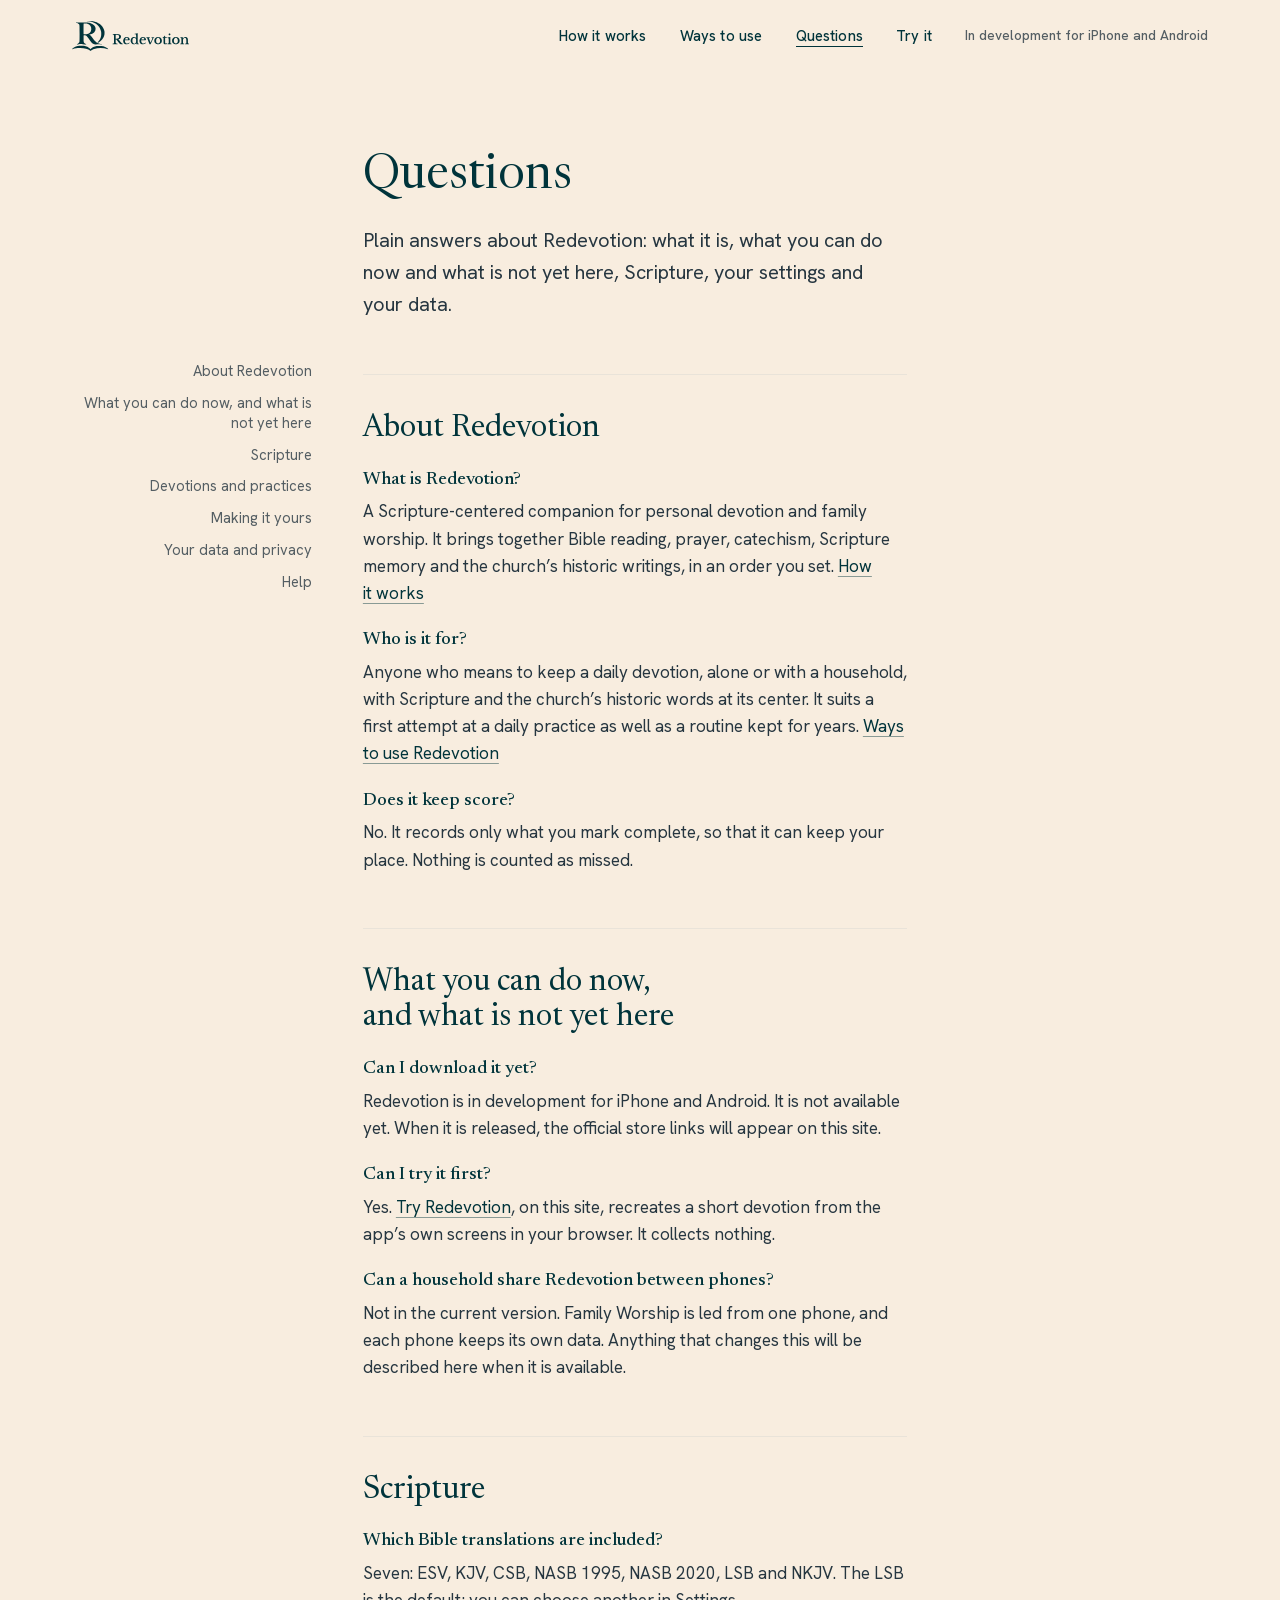
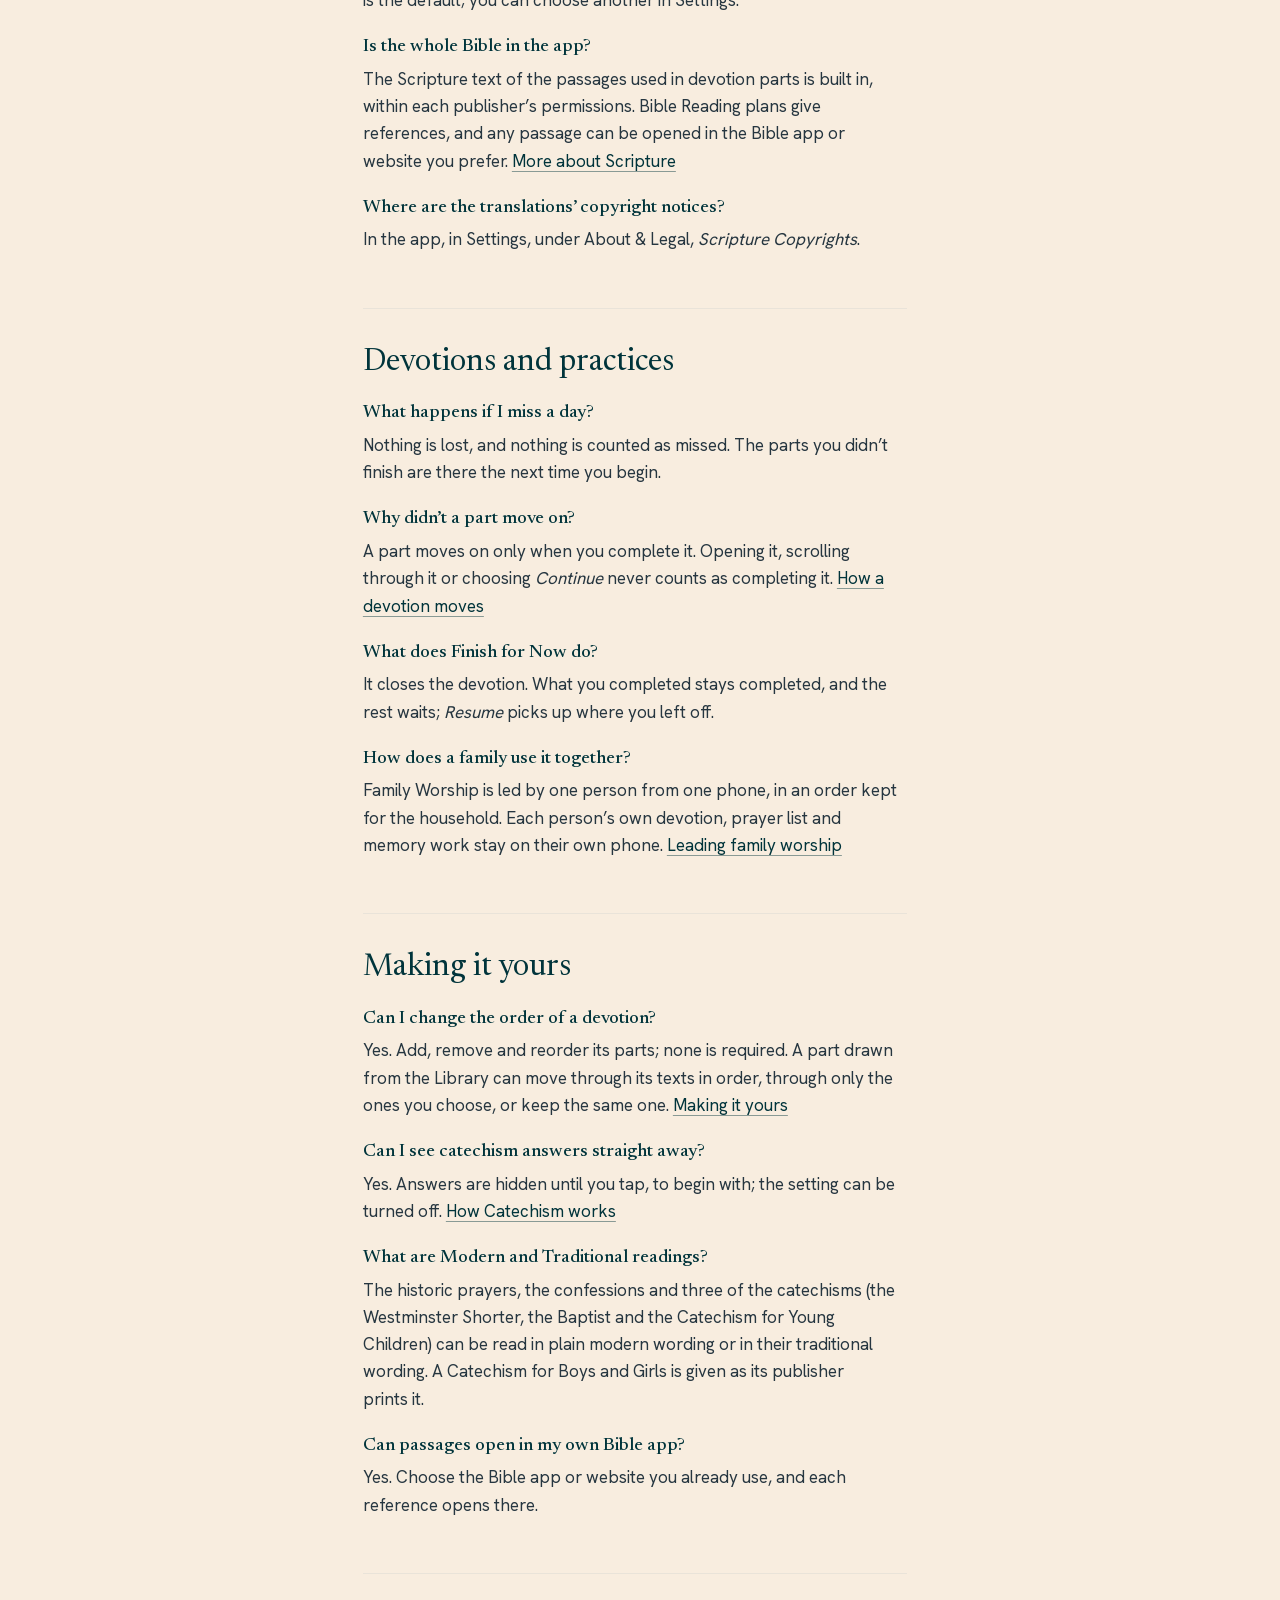
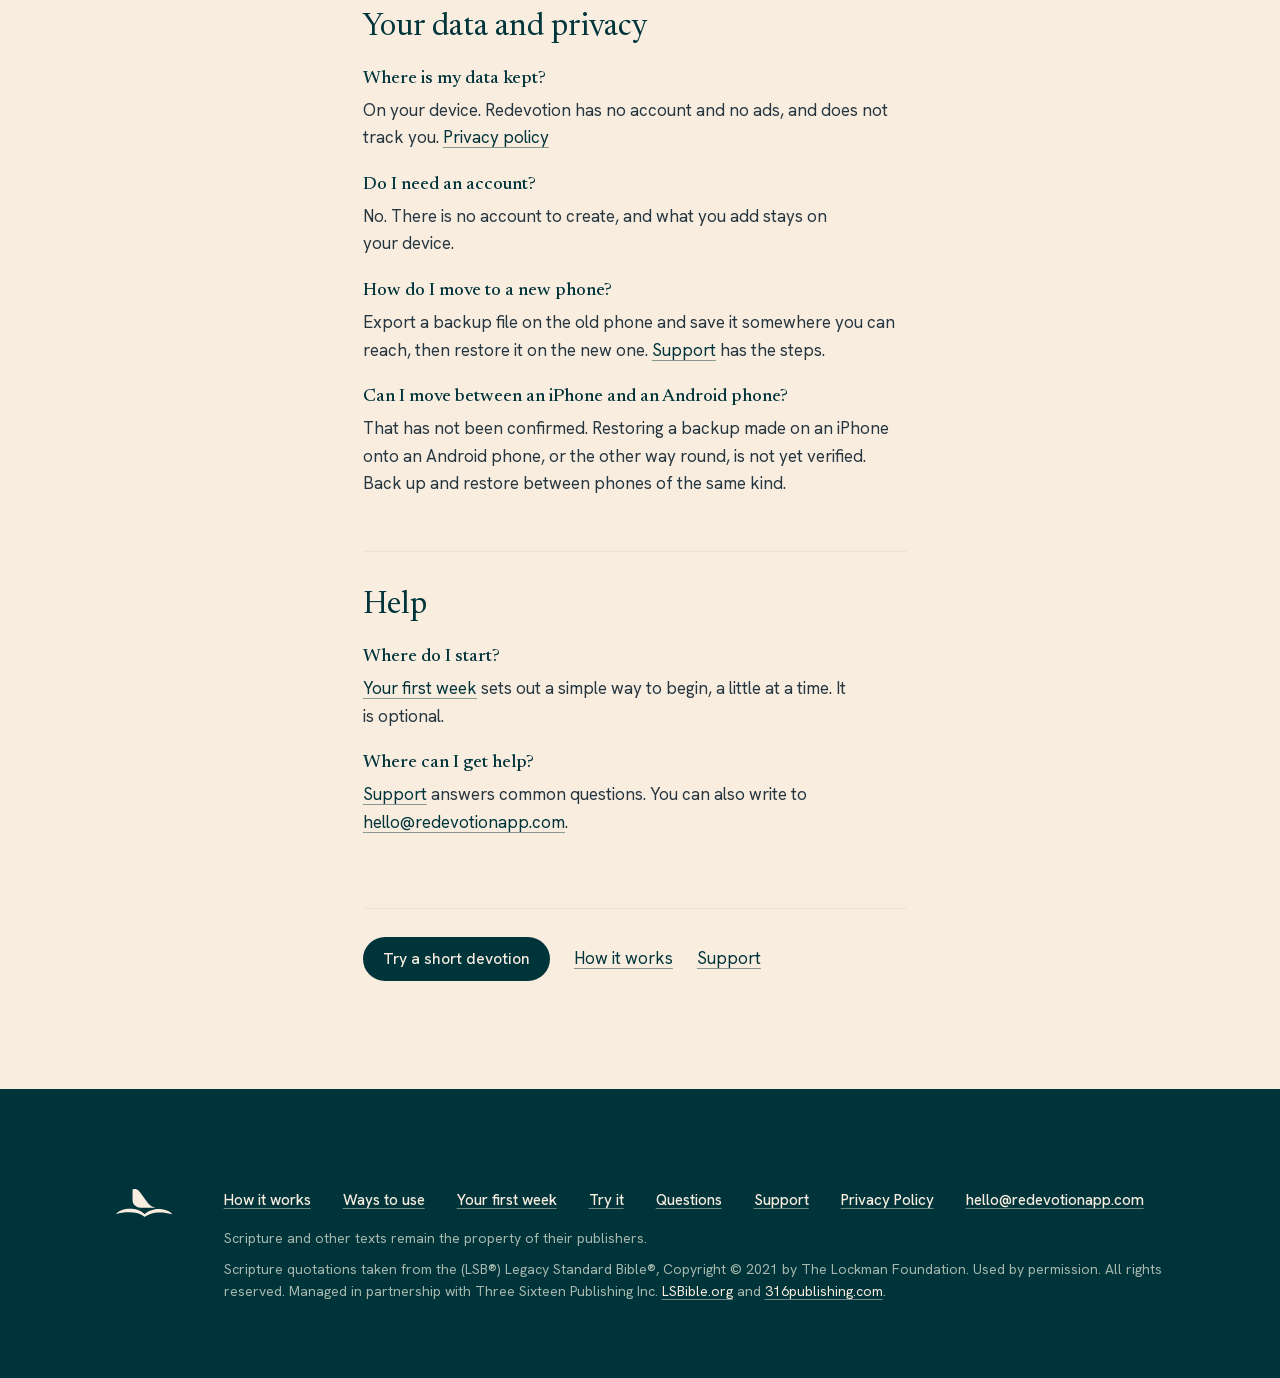
<file: faq.html>
<!DOCTYPE html><html lang="en-US" class="_6ZS5gq_variable zIuUAq_variable W06g6q_variable"><head><meta charSet="utf-8"/><meta name="viewport" content="width=device-width, initial-scale=1"/><link rel="preload" href="/_next/static/media/61e56fd33ece1ad8-s.p.0op912u62qdhl.woff2" as="font" crossorigin="" type="font/woff2"/><link rel="preload" href="/_next/static/media/b8dfa3d21eb22018-s.p.3lxpqujs87tck.woff2" as="font" crossorigin="" type="font/woff2"/><link rel="preload" href="/_next/static/media/cf9a11b6772b9533-s.p.1elj1f4z6aq4a.woff2" as="font" crossorigin="" type="font/woff2"/><link rel="preload" as="image" href="/brand/header-primary-teal.svg"/><link rel="preload" as="image" href="/brand/header-primary-ivory.svg"/><link rel="preload" as="image" href="/brand/header-compact-teal.svg"/><link rel="preload" as="image" href="/brand/header-compact-ivory.svg"/><link rel="preload" href="/brand/stamp-ivory.svg" as="image"/><link rel="stylesheet" href="/_next/static/chunks/0h005a3xu4-ry.css" data-precedence="next"/><link rel="stylesheet" href="/_next/static/chunks/30cfpakkfz1fy.css" data-precedence="next"/><link rel="preload" as="script" fetchPriority="low" href="/_next/static/chunks/0j1we3cwg31qe.js"/><script src="/_next/static/chunks/1cuyxw6v18rxx.js" async=""></script><script src="/_next/static/chunks/39_j1bdzreq0m.js" async=""></script><script src="/_next/static/chunks/turbopack-2u1d16houkiyo.js" async=""></script><script src="/_next/static/chunks/3qfy96eoyh-ek.js" async=""></script><script src="/_next/static/chunks/1zy1kmz7bxk-i.js" async=""></script><meta name="theme-color" content="#F3F0E4" media="(prefers-color-scheme: light)"/><meta name="theme-color" content="#18242A" media="(prefers-color-scheme: dark)"/><title>Questions about Redevotion</title><meta name="description" content="Plain answers about Redevotion: what it is, what is ready and what is not yet here, Scripture and translations, devotions, settings, your data, and where to get help."/><link rel="manifest" href="/site.webmanifest"/><meta name="robots" content="index, follow, max-image-preview:large"/><link rel="canonical" href="https://redevotionapp.com/faq.html"/><meta property="og:title" content="Questions about Redevotion"/><meta property="og:description" content="Plain answers about Redevotion: what it is, what is ready and what is not yet here, Scripture and translations, devotions, settings, your data, and where to get help."/><meta property="og:url" content="https://redevotionapp.com/faq.html"/><meta property="og:site_name" content="Redevotion"/><meta property="og:locale" content="en_US"/><meta property="og:image" content="https://redevotionapp.com/og-image-1200x630.png"/><meta property="og:image:width" content="1200"/><meta property="og:image:height" content="630"/><meta property="og:image:alt" content="Redevotion logo on deep teal"/><meta property="og:type" content="website"/><meta name="twitter:card" content="summary_large_image"/><meta name="twitter:title" content="Questions about Redevotion"/><meta name="twitter:description" content="Plain answers about Redevotion: what it is, what is ready and what is not yet here, Scripture and translations, devotions, settings, your data, and where to get help."/><meta name="twitter:image" content="https://redevotionapp.com/og-image-1200x630.png"/><meta name="twitter:image:alt" content="Redevotion logo on deep teal"/><meta name="twitter:image:width" content="1200"/><meta name="twitter:image:height" content="630"/><link rel="icon" href="/favicon.ico" sizes="48x48"/><link rel="icon" href="/favicon.svg" type="image/svg+xml"/><link rel="apple-touch-icon" href="/apple-touch-icon.png"/><meta name="next-size-adjust" content=""/><script src="/_next/static/chunks/0cz1d0mv5g_q7.js" noModule=""></script></head><body><div hidden=""><!--$--><!--/$--></div><a class="skip-link" href="#main">Skip to content</a><header class="U0do9a_header" data-tone="paper" data-raised="false"><a class="U0do9a_brand" href="/" aria-label="Redevotion, home"><span class="U0do9a_lockup U0do9a_wideOnly" aria-hidden="true"><img class="U0do9a_teal" src="/brand/header-primary-teal.svg" width="117" height="30" alt="" aria-hidden="true" draggable="false" style="display:block;width:117px;height:30px"/><img class="U0do9a_ivory" src="/brand/header-primary-ivory.svg" width="117" height="30" alt="" aria-hidden="true" draggable="false" style="display:block;width:117px;height:30px"/></span><span class="U0do9a_lockup U0do9a_narrowOnly" aria-hidden="true"><img class="U0do9a_teal" src="/brand/header-compact-teal.svg" width="107" height="24" alt="" aria-hidden="true" draggable="false" style="display:block;width:107px;height:24px"/><img class="U0do9a_ivory" src="/brand/header-compact-ivory.svg" width="107" height="24" alt="" aria-hidden="true" draggable="false" style="display:block;width:107px;height:24px"/></span></a><nav class="U0do9a_nav" aria-label="Primary"><a class="U0do9a_link" href="/how-it-works.html">How it works</a><a class="U0do9a_link" href="/ways-to-use.html">Ways to use</a><a class="U0do9a_link" href="/faq.html" aria-current="page">Questions</a><a class="U0do9a_link" href="/try.html">Try it</a><span class="U0do9a_status" data-variant="header">In development for iPhone and Android</span></nav><button type="button" class="U0do9a_menuButton" aria-expanded="false" aria-controls="site-menu">Menu</button><div class="U0do9a_menu" id="site-menu" hidden=""><nav aria-label="Menu"><ul class="U0do9a_menuList"><li><a href="/how-it-works.html">How it works</a></li><li><a href="/ways-to-use.html">Ways to use</a></li><li><a href="/faq.html" aria-current="page">Questions</a></li><li><a href="/try.html">Try it</a></li></ul><ul class="U0do9a_menuMinor"><li><a href="/first-week.html">Your first week</a></li><li><a href="/support.html">Support</a></li><li><a href="/privacy.html">Privacy</a></li><li><a href="mailto:hello@redevotionapp.com">Write to us</a></li></ul><p class="U0do9a_menuStatus">In development for iPhone and Android.</p></nav></div></header><main id="main" tabindex="-1" class="hu3vsq_main"><div class="hu3vsq_grid"><header class="hu3vsq_head"><h1 class="hu3vsq_title">Questions</h1><div class="hu3vsq_standfirst"><p>Plain answers about Redevotion: what it is, what you can do now and what is not yet here, Scripture, your settings and your data.</p></div></header><nav class="hu3vsq_index" aria-label="Questions: contents"><ol><li><a href="#about">About Redevotion</a></li><li><a href="#availability">What you can do now, and what is not yet here</a></li><li><a href="#scripture">Scripture</a></li><li><a href="#practices">Devotions and practices</a></li><li><a href="#settings">Making it yours</a></li><li><a href="#data">Your data and privacy</a></li><li><a href="#help">Help</a></li></ol></nav><div class="hu3vsq_body"><section id="about" class="hu3vsq_section" aria-labelledby="about-title"><h2 id="about-title" class="hu3vsq_h2">About Redevotion</h2><div class="hu3vsq_qa"><div><h3>What is Redevotion?</h3><p>A Scripture-centered companion for personal devotion and family worship. It brings together Bible reading, prayer, catechism, Scripture memory and the church’s historic writings, in an order you set. <a class="link" href="/how-it-works.html#shape">How it works</a></p></div><div><h3>Who is it for?</h3><p>Anyone who means to keep a daily devotion, alone or with a household, with Scripture and the church’s historic words at its center. It suits a first attempt at a daily practice as well as a routine kept for years. <a class="link" href="/ways-to-use.html">Ways to use Redevotion</a></p></div><div><h3>Does it keep score?</h3><p>No. It records only what you mark complete, so that it can keep your place. Nothing is counted as missed.</p></div></div></section><section id="availability" class="hu3vsq_section" aria-labelledby="availability-title"><h2 id="availability-title" class="hu3vsq_h2">What you can do now, and what is not yet here</h2><div class="hu3vsq_qa"><div><h3>Can I download it yet?</h3><p>Redevotion is in development for iPhone and Android. It is not available yet. When it is released, the official store links will appear on this site.</p></div><div><h3>Can I try it first?</h3><p>Yes. <a class="link" href="/try.html">Try Redevotion</a>, on this site, recreates a short devotion from the app’s own screens in your browser. It collects nothing.</p></div><div><h3>Can a household share Redevotion between phones?</h3><p>Not in the current version. Family Worship is led from one phone, and each phone keeps its own data. Anything that changes this will be described here when it is available.</p></div></div></section><section id="scripture" class="hu3vsq_section" aria-labelledby="scripture-title"><h2 id="scripture-title" class="hu3vsq_h2">Scripture</h2><div class="hu3vsq_qa"><div><h3>Which Bible translations are included?</h3><p>Seven: ESV, KJV, CSB, NASB 1995, NASB 2020, LSB and NKJV. The LSB is the default; you can choose another in Settings.</p></div><div><h3>Is the whole Bible in the app?</h3><p>The Scripture text of the passages used in devotion parts is built in, within each publisher’s permissions. Bible Reading plans give references, and any passage can be opened in the Bible app or website you prefer. <a class="link" href="/how-it-works.html#scripture">More about Scripture</a></p></div><div><h3>Where are the translations’ copyright notices?</h3><p>In the app, in Settings, under About &amp; Legal, <em>Scripture Copyrights</em>.</p></div></div></section><section id="practices" class="hu3vsq_section" aria-labelledby="practices-title"><h2 id="practices-title" class="hu3vsq_h2">Devotions and practices</h2><div class="hu3vsq_qa"><div><h3>What happens if I miss a day?</h3><p>Nothing is lost, and nothing is counted as missed. The parts you didn’t finish are there the next time you begin.</p></div><div><h3>Why didn’t a part move on?</h3><p>A part moves on only when you complete it. Opening it, scrolling through it or choosing <em>Continue</em> never counts as completing it. <a class="link" href="/how-it-works.html#moving">How a devotion moves</a></p></div><div><h3>What does Finish for Now do?</h3><p>It closes the devotion. What you completed stays completed, and the rest waits; <em>Resume</em> picks up where you left off.</p></div><div><h3>How does a family use it together?</h3><p>Family Worship is led by one person from one phone, in an order kept for the household. Each person’s own devotion, prayer list and memory work stay on their own phone. <a class="link" href="/ways-to-use.html#family-worship">Leading family worship</a></p></div></div></section><section id="settings" class="hu3vsq_section" aria-labelledby="settings-title"><h2 id="settings-title" class="hu3vsq_h2">Making it yours</h2><div class="hu3vsq_qa"><div><h3>Can I change the order of a devotion?</h3><p>Yes. Add, remove and reorder its parts; none is required. A part drawn from the Library can move through its texts in order, through only the ones you choose, or keep the same one. <a class="link" href="/how-it-works.html#customizing">Making it yours</a></p></div><div><h3>Can I see catechism answers straight away?</h3><p>Yes. Answers are hidden until you tap, to begin with; the setting can be turned off. <a class="link" href="/how-it-works.html#catechism">How Catechism works</a></p></div><div><h3>What are Modern and Traditional readings?</h3><p>The historic prayers, the confessions and three of the catechisms (the Westminster Shorter, the Baptist and the Catechism for Young Children) can be read in plain modern wording or in their traditional wording. A Catechism for Boys and Girls is given as its publisher prints it.</p></div><div><h3>Can passages open in my own Bible app?</h3><p>Yes. Choose the Bible app or website you already use, and each reference opens there.</p></div></div></section><section id="data" class="hu3vsq_section" aria-labelledby="data-title"><h2 id="data-title" class="hu3vsq_h2">Your data and privacy</h2><div class="hu3vsq_qa"><div><h3>Where is my data kept?</h3><p>On your device. Redevotion has no account and no ads, and does not track you. <a class="link" href="/privacy.html">Privacy policy</a></p></div><div><h3>Do I need an account?</h3><p>No. There is no account to create, and what you add stays on your device.</p></div><div><h3>How do I move to a new phone?</h3><p>Export a backup file on the old phone and save it somewhere you can reach, then restore it on the new one. <a class="link" href="/support.html">Support</a> has the steps.</p></div><div><h3>Can I move between an iPhone and an Android phone?</h3><p>That has not been confirmed. Restoring a backup made on an iPhone onto an Android phone, or the other way round, is not yet verified. Back up and restore between phones of the same kind.</p></div></div></section><section id="help" class="hu3vsq_section" aria-labelledby="help-title"><h2 id="help-title" class="hu3vsq_h2">Help</h2><div class="hu3vsq_qa"><div><h3>Where do I start?</h3><p><a class="link" href="/first-week.html">Your first week</a> sets out a simple way to begin, a little at a time. It is optional.</p></div><div><h3>Where can I get help?</h3><p><a class="link" href="/support.html">Support</a> answers common questions. You can also write to <a class="link" href="mailto:hello@redevotionapp.com">hello@redevotionapp.com</a>.</p></div></div></section><nav class="hu3vsq_onward" aria-label="Where to go next"><a class="hu3vsq_primary" href="/try.html">Try a short devotion</a><a class="link" href="/how-it-works.html">How it works</a><a class="link" href="/support.html">Support</a></nav></div></div><script type="application/ld+json">{"@context":"https://schema.org","@type":"FAQPage","mainEntity":[{"@type":"Question","name":"What is Redevotion?","acceptedAnswer":{"@type":"Answer","text":"A Scripture-centered companion for personal devotion and family worship. It brings together Bible reading, prayer, catechism, Scripture memory and the church’s historic writings, in an order you set."}},{"@type":"Question","name":"Who is it for?","acceptedAnswer":{"@type":"Answer","text":"Anyone who means to keep a daily devotion, alone or with a household, with Scripture and the church’s historic words at its center. It suits a first attempt at a daily practice as well as a routine kept for years."}},{"@type":"Question","name":"Does it keep score?","acceptedAnswer":{"@type":"Answer","text":"No. It records only what you mark complete, so that it can keep your place. Nothing is counted as missed."}},{"@type":"Question","name":"Can I download it yet?","acceptedAnswer":{"@type":"Answer","text":"Redevotion is in development for iPhone and Android. It is not available yet. When it is released, the official store links will appear on this site."}},{"@type":"Question","name":"Can I try it first?","acceptedAnswer":{"@type":"Answer","text":"Yes. Try Redevotion, on this site, recreates a short devotion from the app’s own screens in your browser. It collects nothing."}},{"@type":"Question","name":"Can a household share Redevotion between phones?","acceptedAnswer":{"@type":"Answer","text":"Not in the current version. Family Worship is led from one phone, and each phone keeps its own data. Anything that changes this will be described here when it is available."}},{"@type":"Question","name":"Which Bible translations are included?","acceptedAnswer":{"@type":"Answer","text":"Seven: ESV, KJV, CSB, NASB 1995, NASB 2020, LSB and NKJV. The LSB is the default; you can choose another in Settings."}},{"@type":"Question","name":"Is the whole Bible in the app?","acceptedAnswer":{"@type":"Answer","text":"The Scripture text of the passages used in devotion parts is built in, within each publisher’s permissions. Bible Reading plans give references, and any passage can be opened in the Bible app or website you prefer."}},{"@type":"Question","name":"Where are the translations’ copyright notices?","acceptedAnswer":{"@type":"Answer","text":"In the app, in Settings, under About & Legal, Scripture Copyrights."}},{"@type":"Question","name":"What happens if I miss a day?","acceptedAnswer":{"@type":"Answer","text":"Nothing is lost, and nothing is counted as missed. The parts you didn’t finish are there the next time you begin."}},{"@type":"Question","name":"Why didn’t a part move on?","acceptedAnswer":{"@type":"Answer","text":"A part moves on only when you complete it. Opening it, scrolling through it or choosing Continue never counts as completing it."}},{"@type":"Question","name":"What does Finish for Now do?","acceptedAnswer":{"@type":"Answer","text":"It closes the devotion. What you completed stays completed, and the rest waits; Resume picks up where you left off."}},{"@type":"Question","name":"How does a family use it together?","acceptedAnswer":{"@type":"Answer","text":"Family Worship is led by one person from one phone, in an order kept for the household. Each person’s own devotion, prayer list and memory work stay on their own phone."}},{"@type":"Question","name":"Can I change the order of a devotion?","acceptedAnswer":{"@type":"Answer","text":"Yes. Add, remove and reorder its parts; none is required. A part drawn from the Library can move through its texts in order, through only the ones you choose, or keep the same one."}},{"@type":"Question","name":"Can I see catechism answers straight away?","acceptedAnswer":{"@type":"Answer","text":"Yes. Answers are hidden until you tap, to begin with; the setting can be turned off."}},{"@type":"Question","name":"What are Modern and Traditional readings?","acceptedAnswer":{"@type":"Answer","text":"The historic prayers, the confessions and three of the catechisms (the Westminster Shorter, the Baptist and the Catechism for Young Children) can be read in plain modern wording or in their traditional wording. A Catechism for Boys and Girls is given as its publisher prints it."}},{"@type":"Question","name":"Can passages open in my own Bible app?","acceptedAnswer":{"@type":"Answer","text":"Yes. Choose the Bible app or website you already use, and each reference opens there."}},{"@type":"Question","name":"Where is my data kept?","acceptedAnswer":{"@type":"Answer","text":"On your device. Redevotion has no account and no ads, and does not track you."}},{"@type":"Question","name":"Do I need an account?","acceptedAnswer":{"@type":"Answer","text":"No. There is no account to create, and what you add stays on your device."}},{"@type":"Question","name":"How do I move to a new phone?","acceptedAnswer":{"@type":"Answer","text":"Export a backup file on the old phone and save it somewhere you can reach, then restore it on the new one."}},{"@type":"Question","name":"Can I move between an iPhone and an Android phone?","acceptedAnswer":{"@type":"Answer","text":"That has not been confirmed. Restoring a backup made on an iPhone onto an Android phone, or the other way round, is not yet verified. Back up and restore between phones of the same kind."}},{"@type":"Question","name":"Where do I start?","acceptedAnswer":{"@type":"Answer","text":"Your first week sets out a simple way to begin, a little at a time. It is optional."}},{"@type":"Question","name":"Where can I get help?","acceptedAnswer":{"@type":"Answer","text":"Support answers common questions. You can also write to hello@redevotionapp.com."}}]}</script></main><footer class="_EUJ1W_footer on-field" data-tone="field"><div class="_EUJ1W_inner"><img class="_EUJ1W_stamp" src="/brand/stamp-ivory.svg" width="64" height="36" alt="" aria-hidden="true" draggable="false" style="display:block;width:64px;height:36px"/><nav class="_EUJ1W_links" aria-label="Footer"><a class="link" href="/how-it-works.html">How it works</a><a class="link" href="/ways-to-use.html">Ways to use</a><a class="link" href="/first-week.html">Your first week</a><a class="link" href="/try.html">Try it</a><a class="link" href="/faq.html">Questions</a><a class="link" href="/support.html">Support</a><a class="link" href="/privacy.html">Privacy Policy</a><a class="link" href="mailto:hello@redevotionapp.com">hello@redevotionapp.com</a></nav><div class="_EUJ1W_notes"><p class="_EUJ1W_note">Scripture and other texts remain the property of their publishers.</p><p class="_EUJ1W_note">Scripture quotations taken from the (LSB®) Legacy Standard Bible®, Copyright © 2021 by The Lockman Foundation. Used by permission. All rights reserved. Managed in partnership with Three Sixteen Publishing Inc. <a class="link" href="https://www.lsbible.org/">LSBible.org</a> and <a class="link" href="https://316publishing.com/">316publishing.com</a>.</p></div></div></footer><!--$--><!--/$--><script id="_R_">(globalThis["TURBOPACK"] || (globalThis["TURBOPACK"] = [])).push({"otherChunks":["static/chunks/0j1we3cwg31qe.js","static/chunks/1cuyxw6v18rxx.js","static/chunks/39_j1bdzreq0m.js"],"runtimeModuleIds":[94553]});</script><script src="/_next/static/chunks/0j1we3cwg31qe.js" async=""></script><script>(self.__next_f=self.__next_f||[]).push([0])</script><script>self.__next_f.push([1,"1:\"$Sreact.fragment\"\n2:\"/_next/static/chunks/3qfy96eoyh-ek.js\"\n3:I[39756,[\"$2\"],\"default\"]\n4:I[37457,[\"$2\"],\"default\"]\n5:\"/_next/static/chunks/1zy1kmz7bxk-i.js\"\n6:I[18013,[\"$2\",\"$5\"],\"default\"]\n10:\"ViewportBoundary\"\n11:I[97367,[\"$2\"],\"$10\"]\n13:\"MetadataBoundary\"\n14:I[97367,[\"$2\"],\"$13\"]\n15:\"$Sreact.suspense\"\n17:I[68027,[\"$2\"],\"default\",1]\n:HL[\"/_next/static/chunks/0h005a3xu4-ry.css\",\"style\"]\n:HL[\"/_next/static/chunks/30cfpakkfz1fy.css\",\"style\"]\n:HL[\"/_next/static/media/61e56fd33ece1ad8-s.p.0op912u62qdhl.woff2\",\"font\",{\"crossOrigin\":\"\",\"type\":\"font/woff2\"}]\n:HL[\"/_next/static/media/b8dfa3d21eb22018-s.p.3lxpqujs87tck.woff2\",\"font\",{\"crossOrigin\":\"\",\"type\":\"font/woff2\"}]\n:HL[\"/_next/static/media/cf9a11b6772b9533-s.p.1elj1f4z6aq4a.woff2\",\"font\",{\"crossOrigin\":\"\",\"type\":\"font/woff2\"}]\n:HL[\"/brand/stamp-ivory.svg\",\"image\"]\n8:X\n9:[[\"children\",{\"s\":\"__PAGE__\",\"h\":512,\"d\":{\"r\":[\"$\",\"$1\",\"c\",{\"children\":[[[\"$\",\"a\",null,{\"className\":\"skip-link\",\"href\":\"#main\",\"children\":\"Skip to content\"}],[\"$\",\"$L6\",null,{\"homeHref\":\"/\",\"current\":\"faq\"}],[\"$\",\"main\",null,{\"id\":\"main\",\"tabIndex\":-1,\"className\":\"hu3vsq_main\",\"children\":[[\"$\",\"div\",null,{\"className\":\"hu3vsq_grid\",\"children\":[[\"$\",\"header\",null,{\"className\":\"hu3vsq_head\",\"children\":[[\"$\",\"h1\",null,{\"className\":\"hu3vsq_title\",\"children\":\"Questions\"}],[\"$\",\"div\",null,{\"className\":\"hu3vsq_standfirst\",\"children\":[\"$\",\"p\",null,{\"children\":\"Plain answers about Redevotion: what it is, what you can do now and what is not yet here, Scripture, your settings and your data.\"}]}]]}],\"$La\",\"$Lb\"]}],\"$Lc\"]}],\"$Ld\"],[\"$Le\"],\"$Lf\"]}],\"p\":false,\"v\":null}}]]\n7:[[\"children\",{\"s\":\"faq\",\"h\":512,\"d\":{\"r\":[\"$\",\"$1\",\"c\",{\"children\":[null,[\"$\",\"$L3\",null,{\"parallelRouterKey\":\"children\",\"error\":\"$undefined\",\"errorStyles\":\"$undefined\",\"errorScripts\":\"$undefined\",\"template\":[\"$\",\"$L4\",null,{}],\"templateStyles\":\"$undefined\",\"templateScripts\":\"$undefined\",\"notFound\":\"$undefined\",\"forbidden\":\"$undefined\",\"unauthorized\":\"$undefined\"}]]}],\"p\":false,\"v\":\"$8\"},\"c\":\"$Q9\"}]]\n0:{\"P\":null,\"c\":[\"\",\"faq\"],\"q\":\"\",\"i\":false,\"t\":{\"t\":{\"s\":\"\",\"h\":528,\"d\":{\"r\":[\"$\",\"$1\",\"c\",{\"children\":[[[\"$\",\"link\",\"0\",{\"rel\":\"stylesheet\",\"href\":\"/_next/static/chunks/0h005a3xu4-ry.css\",\"precedence\":\"next\",\"crossOrigin\":\"$undefined\",\"nonce\":\"$undefined\"}],[\"$\",\"link\",\"1\",{\"rel\":\"stylesheet\",\"href\":\"/_next/static/chunks/30cfpakkfz1fy.css\",\"precedence\":\"next\",\"crossOrigin\":\"$undefined\",\"nonce\":\"$undefined\"}],[\"$\",\"script\",\"script-0\",{\"src\":\"/_next/static/chunks/3qfy96eoyh-ek.js\",\"async\":true,\"nonce\":\"$undefined\"}]],[\"$\",\"html\",null,{\"lang\":\"en-US\",\"className\":\"_6ZS5gq_variable zIuUAq_variable W06g6q_variable\",\"children\":[\"$\",\"body\",null,{\"children\":[\"$\",\"$L3\",null,{\"parallelRouterKey\":\"children\",\"error\":\"$undefined\",\"errorStyles\":\"$undefined\",\"errorScripts\":\"$undefined\",\"template\":[\"$\",\"$L4\",null,{}],\"templateStyles\":\"$undefined\",\"templateScripts\":\"$undefined\",\"notFound\":[[[\"$\",\"a\",null,{\"className\":\"skip-link\",\"href\":\"#main\",\"children\":\"Skip to content\"}],[\"$\",\"$L6\",null,{\"homeHref\":\"/\",\"current\":\"$undefined\"}],[\"$\",\"main\",null,{\"id\":\"main\",\"tabIndex\":-1,\"className\":\"hu3vsq_main\",\"children\":[[\"$\",\"div\",null,{\"className\":\"hu3vsq_grid\",\"children\":[[\"$\",\"header\",null,{\"className\":\"hu3vsq_head\",\"children\":[[\"$\",\"h1\",null,{\"className\":\"hu3vsq_title\",\"children\":\"This page isn’t in the book\"}],[\"$\",\"div\",null,{\"className\":\"hu3vsq_standfirst\",\"children\":[\"$\",\"p\",null,{\"children\":\"The address may be mistyped, or the page may have moved. These will take you somewhere useful.\"}]}]]}],false,[\"$\",\"div\",null,{\"className\":\"hu3vsq_body\",\"children\":[[],[\"$\",\"nav\",null,{\"className\":\"hu3vsq_onward\",\"aria-label\":\"Where to go next\",\"children\":[[\"$\",\"a\",\"/\",{\"className\":\"hu3vsq_primary\",\"href\":\"/\",\"children\":\"The home page\"}],[\"$\",\"a\",\"/how-it-works.html\",{\"className\":\"link\",\"href\":\"/how-it-works.html\",\"children\":\"How it works\"}],[\"$\",\"a\",\"/try.html\",{\"className\":\"link\",\"href\":\"/try.html\",\"children\":\"Try a short devotion\"}],[\"$\",\"a\",\"/support.html\",{\"className\":\"link\",\"href\":\"/support.html\",\"children\":\"Support\"}]]}]]}]]}],\"$undefined\"]}],[\"$\",\"footer\",null,{\"className\":\"_EUJ1W_footer on-field\",\"data-tone\":\"field\",\"children\":[\"$\",\"div\",null,{\"className\":\"_EUJ1W_inner\",\"children\":[[\"$\",\"img\",null,{\"className\":\"_EUJ1W_stamp\",\"src\":\"/brand/stamp-ivory.svg\",\"width\":64,\"height\":36,\"alt\":\"\",\"aria-hidden\":true,\"draggable\":false,\"style\":{\"display\":\"block\",\"width\":64,\"height\":36}}],[\"$\",\"nav\",null,{\"className\":\"_EUJ1W_links\",\"aria-label\":\"Footer\",\"children\":[[\"$\",\"a\",null,{\"className\":\"link\",\"href\":\"/how-it-works.html\",\"children\":\"How it works\"}],[\"$\",\"a\",null,{\"className\":\"link\",\"href\":\"/ways-to-use.html\",\"children\":\"Ways to use\"}],[\"$\",\"a\",null,{\"className\":\"link\",\"href\":\"/first-week.html\",\"children\":\"Your first week\"}],[\"$\",\"a\",null,{\"className\":\"link\",\"href\":\"/try.html\",\"children\":\"Try it\"}],[\"$\",\"a\",null,{\"className\":\"link\",\"href\":\"/faq.html\",\"children\":\"Questions\"}],[\"$\",\"a\",null,{\"className\":\"link\",\"href\":\"/support.html\",\"aria-current\":\"$undefined\",\"children\":\"Support\"}],[\"$\",\"a\",null,{\"className\":\"link\",\"href\":\"/privacy.html\",\"aria-current\":\"$undefined\",\"children\":\"Privacy Policy\"}],[\"$\",\"a\",null,{\"className\":\"link\",\"href\":\"mailto:hello@redevotionapp.com\",\"children\":\"hello@redevotionapp.com\"}]]}],[\"$\",\"div\",null,{\"className\":\"_EUJ1W_notes\",\"children\":[[\"$\",\"p\",null,{\"className\":\"_EUJ1W_note\",\"children\":\"Scripture and other texts remain the property of their publishers.\"}],[[\"$\",\"p\",\"LSB\",{\"className\":\"_EUJ1W_note\",\"children\":[\"Scripture quotations taken from the (LSB®) Legacy Standard Bible®, Copyright © 2021 by The Lockman Foundation. Used by permission. All rights reserved. Managed in partnership with Three Sixteen Publishing Inc. \",[\"$\",\"a\",\"0\",{\"className\":\"link\",\"href\":\"https://www.lsbible.org/\",\"children\":\"LSBible.org\"}],\" and \",[\"$\",\"a\",\"1\",{\"className\":\"link\",\"href\":\"https://316publishing.com/\",\"children\":\"316publishing.com\"}],\".\"]}]]]}],false]}]}]],[]],\"forbidden\":\"$undefined\",\"unauthorized\":\"$undefined\"}]}]}]]}],\"p\":false,\"v\":null},\"c\":\"$Q7\"},\"h\":{\"r\":[\"$\",\"$1\",\"h\",{\"children\":[null,[\"$\",\"$L11\",null,{\"children\":\"$L12\"}],[\"$\",\"$L14\",null,{\"children\":[[\"$\",\"div\",null,{\"hidden\":true,\"children\":[\"$\",\"$15\",null,{\"name\":\"Next.Metadata\",\"children\":\"$L16\"}]}],null]}],[\"$\",\"meta\",null,{\"name\":\"next-size-adjust\",\"content\":\"\"}]]}],\"p\":false,\"v\":null}},\"m\":\"$undefined\",\"G\":[\"$17\",[[\"$\",\"link\",\"0\",{\"rel\":\"stylesheet\",\"href\":\"/_next/static/chunks/0h005a3xu4-ry.css\",\"precedence\":\"next\",\"crossOrigin\":\"$undefined\",\"nonce\":\"$undefined\"}],[\"$\",\"link\",\"1\",{\"rel\":\"stylesheet\",\"href\":\"/_next/static/chunks/30cfpakkfz1fy.css\",\"precedence\":\"next\",\"crossOrigin\":\"$undefined\",\"nonce\":\"$undefined\"}]]],\"S\":true,\"r\":\"$undefined\",\"s\":\"$undefined\",\"a\":\"$undefined\",\"l\":\"$undefined\",\"p\":\"$undefined\",\"d\":\"$undefined\",\"b\":\"8DpUe0-sNGg5KiQI5obvs\"}\n1f:I[97367,[\"$2\"],\"OutletBoundary\"]\n8:C\na:[\"$\",\"nav\",null,{\"className\":\"hu3vsq_index\",\"aria-label\":\"Questions: contents\",\"children\":[\"$\",\"ol\",null,{\"children\":[[\"$\",\"li\",\"about\",{\"children\":[\"$\",\"a\",null,{\"href\":\"#about\",\"children\":\"About Redevotion\"}]}],[\"$\",\"li\",\"availability\",{\"children\":[\"$\",\"a\",null,{\"href\":\"#availability\",\"children\":\"What you can do now, and what is not yet here\"}]}],[\"$\",\"li\",\"scripture\",{\"children\":[\"$\",\"a\",null,{\"href\":\"#scripture\",\"children\":\"Scripture\"}]}],[\"$\",\"li\",\"practices\",{\"children\":[\"$\",\"a\",null,{\"href\":\"#practices\",\"children\":\"Devotions and practices\"}]}],[\"$\",\"li\",\"settings\",{\"children\":[\"$\",\"a\",null,{\"href\":\"#settings\",\"children\":\"Making it yours\"}]}],[\"$\",\"li\",\"data\",{\"children\":[\"$\",\"a\",null,{\"href\":\"#data\",\"children\":\"Your data and privacy\"}]}],[\"$\",\"li\",\"help\",{\"children\":[\"$\",\"a\",null,{\"href\":\"#help\",\"children\":\"Help\"}]}]]}]}]\nb:[\"$\",\"div\",null,{\"className\":\"hu3vsq_body\",\"children\":[[[\"$\",\"section\",\"about\",{\"id\":\"about\",\"className\":\"hu3vsq_section\",\"aria-labelledby\":\"about-title\",\"children\":[[\"$\",\"h2\",null,{\"id\":\"about-title\",\"className\":\"hu3vsq_h2\",\"children\":\"About Redevotion\"}],[\"$\",\"div\",null,{\"className\":\"hu3vsq_qa\",\"children\":[[\"$\",\"div\",\"What is Redevotion?\",{\"children\":[[\"$\",\"h3\",null,{\"children\":\"What is Redevotion?\"}],[\"$\",\"p\",null,{\"children\":[\"A Scripture-centered companion for personal devotion and family worship. It brings together Bible reading, prayer, catechism, Scripture memory and the church’s historic writings, in an order you set. \",[\"$\",\"a\",null,{\"className\":\"link\",\"href\":\"/how-it-works.html#shape\",\"children\":\"How it works\"}]]}]]}],[\"$\",\"div\",\"Who is it for?\",{\"children\":[[\"$\",\"h3\",null,{\"children\":\"Who is it for?\"}],[\"$\",\"p\",null,{\"children\":[\"Anyone who means to keep a daily devotion, alone or with a household, with Scripture and the church’s historic words at its center. It suits a first attempt at a daily practice as well as a routine kept for years. \",[\"$\",\"a\",null,{\"className\":\"link\",\"href\":\"/ways-to-use.html\",\"children\":\"Ways to use Redevotion\"}]]}]]}],[\"$\",\"div\",\"Does it keep score?\",{\"children\":[[\"$\",\"h3\",null,{\"children\":\"Does it keep score?\"}],[\"$\",\"p\",null,{\"children\":\"No. It records only what you mark complete, so that it can keep your place. Nothing is counted as missed.\"}]]}]]}]]}],[\"$\",\"section\",\"availability\",{\"id\":\"availability\",\"className\":\"hu3vsq_section\",\"aria-labelledby\":\"availability-title\",\"children\":[[\"$\",\"h2\",null,{\"id\":\"availability-title\",\"className\":\"hu3vsq_h2\",\"children\":\"What you can do now, and what is not yet here\"}],[\"$\",\"div\",null,{\"className\":\"hu3vsq_qa\",\"children\":[[\"$\",\"div\",\"Can I download it yet?\",{\"children\":[[\"$\",\"h3\",null,{\"children\":\"Can I download it yet?\"}],[\"$\",\"p\",null,{\"children\":\"Redevotion is in development for iPhone and Android. It is not available yet. When it is released, the official store links will appear on this site.\"}]]}],[\"$\",\"div\",\"Can I try it first?\",{\"children\":[[\"$\",\"h3\",null,{\"children\":\"Can I try it first?\"}],[\"$\",\"p\",null,{\"children\":[\"Yes. \",[\"$\",\"a\",null,{\"className\":\"link\",\"href\":\"/try.html\",\"children\":\"Try Redevotion\"}],\", on this site, recreates a short devotion from the app’s own screens in your browser. It collects nothing.\"]}]]}],[\"$\",\"div\",\"Can a household share Redevotion between phones?\",{\"children\":[[\"$\",\"h3\",null,{\"children\":\"Can a household share Redevotion between phones?\"}],[\"$\",\"p\",null,{\"children\":\"Not in the current version. Family Worship is led from one phone, and each phone keeps its own data. Anything that changes this will be described here when it is available.\"}]]}]]}]]}],[\"$\",\"section\",\"scripture\",{\"id\":\"scripture\",\"className\":\"hu3vsq_section\",\"aria-labelledby\":\"scripture-title\",\"children\":[[\"$\",\"h2\",null,{\"id\":\"scripture-title\",\"className\":\"hu3vsq_h2\",\"children\":\"Scripture\"}],[\"$\",\"div\",null,{\"className\":\"hu3vsq_qa\",\"children\":[[\"$\",\"div\",\"Which Bible translations are included?\",{\"children\":[[\"$\",\"h3\",null,{\"children\":\"Which Bible translations are included?\"}],[\"$\",\"p\",null,{\"children\":\"Seven: ESV, KJV, CSB, NASB 1995, NASB 2020, LSB and NKJV. The LSB is the default; you can choose another in Settings.\"}]]}],[\"$\",\"div\",\"Is the whole Bible in the app?\",{\"children\":[[\"$\",\"h3\",null,{\"children\":\"Is the whole Bible in the app?\"}],[\"$\",\"p\",null,{\"children\":[\"The Scripture text of the passages used in devotion parts is built in, within each publisher’s permissions. Bible Reading plans give references, and any passage can be opened in the Bible app or website you prefer. \",[\"$\",\"a\",null,{\"className\":\"link\",\"href\":\"/how-it-works.html#scripture\",\"children\":\"More about Scripture\"}]]}]]}],[\"$\",\"div\",\"Where are the translations’ copyright notices?\",{\"children\":[[\"$\",\"h3\",null,{\"children\":\"Where are the translations’ copyright notices?\"}],[\"$\",\"p\",null,{\"children\":[\"In the app, in Settings, under About \u0026 Legal, \",[\"$\",\"em\",null,{\"children\":\"Scripture Copyrights\"}],\".\"]}]]}]]}]]}],[\"$\",\"section\",\"practices\",{\"id\":\"practices\",\"className\":\"hu3vsq_section\",\"aria-labelledby\":\"practices-title\",\"children\":[\"$L18\",\"$L19\"]}],\"$L1a\",\"$L1b\",\"$L1c\"],\"$L1d\"]}]\n1e:T161c,{\"@context\":\"https://schema.org\",\"@type\":\"FAQPage\",\"mainEntity\":[{\"@type\":\"Question\",\"name\":\"What is Redevotion?\",\"acceptedAnswer\":{\"@type\":\"Answer\",\"text\":\"A Scripture-centered companion for personal devotion and family worship. It brings together Bible reading, prayer, catechism, Scripture memory and the church’s historic writings, in an order you set.\"}},{\"@type\":\"Question\",\"name\":\"Who is it for?\",\"acceptedAnswer\":{\"@type\":\"Answer\",\"text\":\"Anyone who means to keep a daily devotion, alone or with a household, with Scripture and the church’s historic words at its center. It suits a first attempt at a daily practice as well as a routine kept for years.\"}},{\"@type\":\"Question\",\"name\":\"Does it keep score?\",\"acceptedAnswer\":{\"@type\":\"Answer\",\"text\":\"No. It records only what you mark complete, so that it can keep your place. Nothing is counted as missed.\"}},{\"@type\":\"Question\",\"name\":\"Can I download it yet?\",\"acceptedAnswer\":{\"@type\":\"Answer\",\"text\":\"Redevotion is in development for iPhone and Android. It is not available yet. When it is released, the official store links will appear on this site.\"}},{\"@type\":\"Question\",\"name\":\"Can I try it first?\",\"acceptedAnswer\":{\"@type\":\"Answer\",\"text\":\"Yes. Try Redevotion, on this site, recreates a short devotion from the app’s own screens in your browser. It collects nothing.\"}},{\"@type\":\"Question\",\"name\":\"Can a household share Redevotion between phones?\",\"acceptedAnswer\":{\"@type\":\"Answer\",\"text\":\"Not in the current version. Family Worship is led from one phone, and each phone keeps its own data. Anything that changes this will be described here when it is available.\"}},{\"@type\":\"Question\",\"name\":\"Which Bible translations are included?\",\"acceptedAnswer\":{\"@type\":\"Answer\",\"text\":\"Seven: ESV, KJV, CSB, NASB 1995, NASB 2020, LSB and NKJV. The LSB is the default; you can choose another in Settings.\"}},{\"@type\":\"Question\",\"name\":\"Is the whole Bible in the app?\",\"acceptedAnswer\":{\"@type\":\"Answer\",\"text\":\"The Scripture text of the passages used in devotion parts is built in, within each publisher’s permissions. Bible Reading plans give references, and any passage can be opened in the Bible app or website you prefer.\"}},{\"@type\":\"Question\",\"name\":\"Where are the translations’ copyright notices?\",\"acceptedAnswer\":{\"@type\":\"Answer\",\"text\":\"In the app, in Settings, under About \u0026 Legal, Scripture Copyrights.\"}},{\"@type\":\"Question\",\"name\":\"What happens if I miss a day?\",\"acceptedAnswer\":{\"@type\":\"Answer\",\"text\":\"Nothing is lost, and nothing is counted as missed. The parts you didn’t finish are there the next time you begin.\"}},{\"@type\":\"Question\",\"name\":\"Why didn’t a part move on?\",\"acceptedAnswer\":{\"@type\":\"Answer\",\"text\":\"A part moves on only when you complete it. Opening it, scrolling through it or choosing Continue never counts as completing it.\"}},{\"@type\":\"Question\",\"name\":\"What does Finish for Now do?\",\"acceptedAnswer\":{\"@type\":\"Answer\",\"text\":\"It closes the devotion. What you completed stays completed, and the rest waits; Resume picks up where you left off.\"}},{\"@type\":\"Question\",\"name\":\"How does a family use it together?\",\"acceptedAnswer\":{\"@type\":\"Answer\",\"text\":\"Family Worship is led by one person from one phone, in an order kept for the household. Each person’s own devotion, prayer list and memory work stay on their own phone.\"}},{\"@type\":\"Question\",\"name\":\"Can I change the order of a devotion?\",\"acceptedAnswer\":{\"@type\":\"Answer\",\"text\":\"Yes. Add, remove and reorder its parts; none is required. A part drawn from the Library can move through its texts in order, through only the ones you choose, or keep the same one.\"}},{\"@type\":\"Question\",\"name\":\"Can I see catechism answers straight away?\",\"acceptedAnswer\":{\"@type\":\"Answer\",\"text\":\"Yes. Answers are hidden until you tap, to begin with; the setting can be turned off.\"}},{\"@type\":\"Question\",\"name\":\"What are Modern and Traditional readings?\",\"acceptedAnswer\":{\"@type\":\"Answer\",\"text\":\"The historic prayers, the confessions and three of the catechisms (the Westminster Shorter, the Baptist and the Catechism for Young Children) can be read in plain modern wording or in their traditional wording. A Catechism for Boys and Girls is given as its publisher prints it.\"}},{\"@type\":\"Question\",\"name\":\"Can passages open in my own Bible app?\",\"acceptedAnswer\":{\"@type\":\"Answer\",\"text\":\"Yes. Choose the Bible app or website you already use, and each reference opens there.\"}},{\"@type\":\"Question\",\"name\":\"Where is my data kept?\",\"acceptedAnswer\":{\"@type\":\"Answer\",\"text\":\"On your device. Redevotion has no account and no ads, and does not track you.\"}},{\"@type\":\"Question\",\"name\":\"Do I need an account?\",\"acceptedAnswer\":{\"@type\":\"Answer\",\"text\":\"No. There is no account to create, and what you add stays on your device.\"}},{\"@type\":\"Question\",\"name\":\"How do I move to a new phone?\",\"acceptedAnswer\":{\"@type\":\"Answer\",\"text\":\"Export a backup file on the old phone and save it somewhere you can reach, then restore it on the new one.\"}},{\"@type\":\"Question\",\"name\":\"Can I move between an iPhone and an Android phone?\",\"acceptedAnswer\":{\"@type\":\"Answer\",\"text\":\"That has not been confirmed. Restoring a backup made on an iPhone onto an Android phone, or the other way round, is not yet verified. Back up and restore between phones of the same kind.\"}},{\"@type\":\"Question\",\"name\":\"Where do I start?\",\"acceptedAnswer\":{\"@type\":\"Answer\",\"text\":\"Your first week sets out a simple way to begin, a little at a time. It is optional.\"}},{\"@type\":\"Question\",\"name\":\"Where can I get help?\",\"acceptedAnswer\":{\"@type\":\"Answer\",\"text\":\"Support answers common questions. You can also write to hello@redevotionapp.com.\"}}]}c:[\"$\",\"script\",null,{\"type\":\"application/ld+json\",\"dangerouslySetInnerHTML\":{\"__html\":\"$1e\"}}]\n"])</script><script>self.__next_f.push([1,"d:[\"$\",\"footer\",null,{\"className\":\"_EUJ1W_footer on-field\",\"data-tone\":\"field\",\"children\":[\"$\",\"div\",null,{\"className\":\"_EUJ1W_inner\",\"children\":[[\"$\",\"img\",null,{\"className\":\"_EUJ1W_stamp\",\"src\":\"/brand/stamp-ivory.svg\",\"width\":64,\"height\":36,\"alt\":\"\",\"aria-hidden\":true,\"draggable\":false,\"style\":{\"display\":\"block\",\"width\":64,\"height\":36}}],[\"$\",\"nav\",null,{\"className\":\"_EUJ1W_links\",\"aria-label\":\"Footer\",\"children\":[[\"$\",\"a\",null,{\"className\":\"link\",\"href\":\"/how-it-works.html\",\"children\":\"How it works\"}],[\"$\",\"a\",null,{\"className\":\"link\",\"href\":\"/ways-to-use.html\",\"children\":\"Ways to use\"}],[\"$\",\"a\",null,{\"className\":\"link\",\"href\":\"/first-week.html\",\"children\":\"Your first week\"}],[\"$\",\"a\",null,{\"className\":\"link\",\"href\":\"/try.html\",\"children\":\"Try it\"}],[\"$\",\"a\",null,{\"className\":\"link\",\"href\":\"/faq.html\",\"children\":\"Questions\"}],[\"$\",\"a\",null,{\"className\":\"link\",\"href\":\"/support.html\",\"aria-current\":\"$undefined\",\"children\":\"Support\"}],[\"$\",\"a\",null,{\"className\":\"link\",\"href\":\"/privacy.html\",\"aria-current\":\"$undefined\",\"children\":\"Privacy Policy\"}],[\"$\",\"a\",null,{\"className\":\"link\",\"href\":\"mailto:hello@redevotionapp.com\",\"children\":\"hello@redevotionapp.com\"}]]}],[\"$\",\"div\",null,{\"className\":\"_EUJ1W_notes\",\"children\":[[\"$\",\"p\",null,{\"className\":\"_EUJ1W_note\",\"children\":\"Scripture and other texts remain the property of their publishers.\"}],[[\"$\",\"p\",\"LSB\",{\"className\":\"_EUJ1W_note\",\"children\":[\"Scripture quotations taken from the (LSB®) Legacy Standard Bible®, Copyright © 2021 by The Lockman Foundation. Used by permission. All rights reserved. Managed in partnership with Three Sixteen Publishing Inc. \",[\"$\",\"a\",\"0\",{\"className\":\"link\",\"href\":\"https://www.lsbible.org/\",\"children\":\"LSBible.org\"}],\" and \",[\"$\",\"a\",\"1\",{\"className\":\"link\",\"href\":\"https://316publishing.com/\",\"children\":\"316publishing.com\"}],\".\"]}]]]}],false]}]}]\ne:[\"$\",\"script\",\"script-0\",{\"src\":\"/_next/static/chunks/1zy1kmz7bxk-i.js\",\"async\":true,\"nonce\":\"$undefined\"}]\nf:[\"$\",\"$L1f\",null,{\"children\":[\"$\",\"$15\",null,{\"name\":\"Next.MetadataOutlet\",\"children\":\"$@20\"}]}]\n18:[\"$\",\"h2\",null,{\"id\":\"practices-title\",\"className\":\"hu3vsq_h2\",\"children\":\"Devotions and practices\"}]\n19:[\"$\",\"div\",null,{\"className\":\"hu3vsq_qa\",\"children\":[[\"$\",\"div\",\"What happens if I miss a day?\",{\"children\":[[\"$\",\"h3\",null,{\"children\":\"What happens if I miss a day?\"}],[\"$\",\"p\",null,{\"children\":\"Nothing is lost, and nothing is counted as missed. The parts you didn’t finish are there the next time you begin.\"}]]}],[\"$\",\"div\",\"Why didn’t a part move on?\",{\"children\":[[\"$\",\"h3\",null,{\"children\":\"Why didn’t a part move on?\"}],[\"$\",\"p\",null,{\"children\":[\"A part moves on only when you complete it. Opening it, scrolling through it or choosing \",[\"$\",\"em\",null,{\"children\":\"Continue\"}],\" never counts as completing it. \",[\"$\",\"a\",null,{\"className\":\"link\",\"href\":\"/how-it-works.html#moving\",\"children\":\"How a devotion moves\"}]]}]]}],[\"$\",\"div\",\"What does Finish for Now do?\",{\"children\":[[\"$\",\"h3\",null,{\"children\":\"What does Finish for Now do?\"}],[\"$\",\"p\",null,{\"children\":[\"It closes the devotion. What you completed stays completed, and the rest waits; \",[\"$\",\"em\",null,{\"children\":\"Resume\"}],\" picks up where you left off.\"]}]]}],[\"$\",\"div\",\"How does a family use it together?\",{\"children\":[[\"$\",\"h3\",null,{\"children\":\"How does a family use it together?\"}],[\"$\",\"p\",null,{\"children\":[\"Family Worship is led by one person from one phone, in an order kept for the household. Each person’s own devotion, prayer list and memory work stay on their own phone. \",[\"$\",\"a\",null,{\"className\":\"link\",\"href\":\"/ways-to-use.html#family-worship\",\"children\":\"Leading family worship\"}]]}]]}]]}]\n1a:[\"$\",\"section\",\"settings\",{\"id\":\"settings\",\"className\":\"hu3vsq_section\",\"aria-labelledby\":\"settings-title\",\"children\":[[\"$\",\"h2\",null,{\"id\":\"settings-title\",\"className\":\"hu3vsq_h2\",\"children\":\"Making it yours\"}],[\"$\",\"div\",null,{\"className\":\"hu3vsq_qa\",\"children\":[[\"$\",\"div\",\"Can I change the order of a devotion?\",{\"children\":[[\"$\",\"h3\",null,{\"children\":\"Can I change the order of a devotion?\"}],[\"$\",\"p\",null,{\"children\":[\"Yes. Add, remove and reorder its parts; none is required. A part drawn from the Library can move through its texts in order, through only the ones you choose, or keep the same one. \",[\"$\",\"a\",null,{\"className\":\"link\",\"href\":\"/how-it-works.html#customizing\",\"children\":\"Making it yours\"}]]}]]}],[\"$\",\"div\",\"Can I see catechism answers straight away?\",{\"children\":[[\"$\",\"h3\",null,{\"children\":\"Can I see catechism answers straight away?\"}],[\"$\",\"p\",null,{\"children\":[\"Yes. Answers are hidden until you tap, to begin with; the setting can be turned off. \",[\"$\",\"a\",null,{\"className\":\"link\",\"href\":\"/how-it-works.html#catechism\",\"children\":\"How Catechism works\"}]]}]]}],[\"$\",\"div\",\"What are Modern and Traditional readings?\",{\"children\":[[\"$\",\"h3\",null,{\"children\":\"What are Modern and Traditional readings?\"}],[\"$\",\"p\",null,{\"children\":\"The historic prayers, the confessions and three of the catechisms (the Westminster Shorter, the Baptist and the Catechism for Young Children) can be read in plain modern wording or in their traditional wording. A Catechism for Boys and Girls is given as its publisher prints it.\"}]]}],[\"$\",\"div\",\"Can passages open in my own Bible app?\",{\"children\":[[\"$\",\"h3\",null,{\"children\":\"Can passages open in my own Bible app?\"}],[\"$\",\"p\",null,{\"children\":\"Yes. Choose the Bible app or website you already use, and each reference opens there.\"}]]}]]}]]}]\n1b:[\"$\",\"section\",\"data\",{\"id\":\"data\",\"className\":\"hu3vsq_section\",\"aria-labelledby\":\"data-title\",\"children\":[[\"$\",\"h2\",null,{\"id\":\"data-title\",\"className\":\"hu3vsq_h2\",\"children\":\"Your data and privacy\"}],[\"$\",\"div\",null,{\"className\":\"hu3vsq_qa\",\"children\":[[\"$\",\"div\",\"Where is my data kept?\",{\"children\":[[\"$\",\"h3\",null,{\"children\":\"Where is my data kept?\"}],[\"$\",\"p\",null,{\"children\":[\"On your device. Redevotion has no account and no ads, and does not track you. \",[\"$\",\"a\",null,{\"className\":\"link\",\"href\":\"/privacy.html\",\"children\":\"Privacy policy\"}]]}]]}],[\"$\",\"div\",\"Do I need an account?\",{\"children\":[[\"$\",\"h3\",null,{\"children\":\"Do I need an account?\"}],[\"$\",\"p\",null,{\"children\":\"No. There is no account to create, and what you add stays on your device.\"}]]}],[\"$\",\"div\",\"How do I move to a new phone?\",{\"children\":[[\"$\",\"h3\",null,{\"children\":\"How do I move to a new phone?\"}],[\"$\",\"p\",null,{\"children\":[\"Export a backup file on the old phone and save it somewhere you can reach, then restore it on the new one. \",[\"$\",\"a\",null,{\"className\":\"link\",\"href\":\"/support.html\",\"children\":\"Support\"}],\" has the steps.\"]}]]}],[\"$\",\"div\",\"Can I move between an iPhone and an Android phone?\",{\"children\":[[\"$\",\"h3\",null,{\"children\":\"Can I move between an iPhone and an Android phone?\"}],[\"$\",\"p\",null,{\"children\":\"That has not been confirmed. Restoring a backup made on an iPhone onto an Android phone, or the other way round, is not yet verified. Back up and restore between phones of the same kind.\"}]]}]]}]]}]\n1c:[\"$\",\"section\",\"help\",{\"id\":\"help\",\"className\":\"hu3vsq_section\",\"aria-labelledby\":\"help-title\",\"children\":[[\"$\",\"h2\",null,{\"id\":\"help-title\",\"className\":\"hu3vsq_h2\",\"children\":\"Help\"}],[\"$\",\"div\",null,{\"className\":\"hu3vsq_qa\",\"children\":[[\"$\",\"div\",\"Where do I start?\",{\"children\":[[\"$\",\"h3\",null,{\"children\":\"Where do I start?\"}],[\"$\",\"p\",null,{\"children\":[[\"$\",\"a\",null,{\"className\":\"link\",\"href\":\"/first-week.html\",\"children\":\"Your first week\"}],\" sets out a simple way to begin, a little at a time. It is optional.\"]}]]}],[\"$\",\"div\",\"Where can I get help?\",{\"children\":[[\"$\",\"h3\",null,{\"children\":\"Where can I get help?\"}],[\"$\",\"p\",null,{\"children\":[[\"$\",\"a\",null,{\"className\":\"link\",\"href\":\"/support.html\",\"children\":\"Support\"}],\" answers common questions. You can also write to \",[\"$\",\"a\",null,{\"className\":\"link\",\"href\":\"mailto:hello@redevotionapp.com\",\"children\":\"hello@redevotionapp.com\"}],\".\"]}]]}]]}]]}]\n1d:[\"$\",\"nav\",null,{\"className\":\"hu3vsq_onward\",\"aria-label\":\"Where to go next\",\"children\":[[\"$\",\"a\",\"/try.html\",{\"className\":\"hu3vsq_primary\",\"href\":\"/try.html\",\"children\":\"Try a short devotion\"}],[\"$\",\"a\",\"/how-it-works.html\",{\"className\":\"link\",\"href\":\"/how-it-works.html\",\"children\":\"How it works\"}],[\"$\",\"a\",\"/support.html\",{\"className\":\"link\",\"href\":\"/support.html\",\"children\":\"Support\"}]]}]\n12:[[\"$\",\"meta\",\"0\",{\"charSet\":\"utf-8\"}],[\"$\",\"meta\",\"1\",{\"name\":\"viewport\",\"content\":\"width=device-width, initial-scale=1\"}],[\"$\",\"meta\",\"2\",{\"name\":\"theme-color\",\"content\":\"#F3F0E4\",\"media\":\"(prefers-color-scheme: light)\"}],[\"$\",\"meta\",\"3\",{\"name\":\"theme-color\",\"content\":\"#18242A\",\"media\":\"(prefers-color-scheme: dark)\"}]]\n21:I[27201,[\"$2\"],\"IconMark\"]\n16:[[\"$\",\"title\",\"0\",{\"children\":\"Questions about Redevotion\"}],[\"$\",\"meta\",\"1\",{\"name\":\"description\",\"content\":\"Plain answers about Redevotion: what it is, what is ready and what is not yet here, Scripture and translations, devotions, settings, your data, and where to get help.\"}],[\"$\",\"link\",\"2\",{\"rel\":\"manifest\",\"href\":\"/site.webmanifest\",\"crossOrigin\":\"$undefined\"}],[\"$\",\"meta\",\"3\",{\"name\":\"robots\",\"content\":\"index, follow, max-image-preview:large\"}],[\"$\",\"link\",\"4\",{\"rel\":\"canonical\",\"href\":\"https://redevotionapp.com/faq.html\"}],[\"$\",\"meta\",\"5\",{\"property\":\"og:title\",\"content\":\"Questions about Redevotion\"}],[\"$\",\"meta\",\"6\",{\"property\":\"og:description\",\"content\":\"Plain answers about Redevotion: what it is, what is ready and what is not yet here, Scripture and translations, devotions, settings, your data, and where to get help.\"}],[\"$\",\"meta\",\"7\",{\"property\":\"og:url\",\"content\":\"https://redevotionapp.com/faq.html\"}],[\"$\",\"meta\",\"8\",{\"property\":\"og:site_name\",\"content\":\"Redevotion\"}],[\"$\",\"meta\",\"9\",{\"property\":\"og:locale\",\"content\":\"en_US\"}],[\"$\",\"meta\",\"10\",{\"property\":\"og:image\",\"content\":\"https://redevotionapp.com/og-image-1200x630.png\"}],[\"$\",\"meta\",\"11\",{\"property\":\"og:image:width\",\"content\":\"1200\"}],[\"$\",\"meta\",\"12\",{\"property\":\"og:image:height\",\"content\":\"630\"}],[\"$\",\"meta\",\"13\",{\"property\":\"og:image:alt\",\"content\":\"Redevotion logo on deep teal\"}],[\"$\",\"meta\",\"14\",{\"property\":\"og:type\",\"content\":\"website\"}],[\"$\",\"meta\",\"15\",{\"name\":\"twitter:card\",\"content\":\"summary_large_image\"}],[\"$\",\"meta\",\"16\",{\"name\":\"twitter:title\",\"content\":\"Questions about Redevotion\"}],[\"$\",\"meta\",\"17\",{\"name\":\"twitter:description\",\"content\":\"Plain answers about Redevotion: what it is, what is ready and what is not yet here, Scripture and translations, devotions, settings, your data, and where to get help.\"}],[\"$\",\"meta\",\"18\",{\"name\":\"twitter:image\",\"content\":\"https://redevotionapp.com/og-image-1200x630.png\"}],[\"$\",\"meta\",\"19\",{\"name\":\"twitter:image:alt\",\"content\":\"Redevotion logo on deep teal\"}],[\"$\",\"meta\",\"20\",{\"name\":\"twitter:image:width\",\"content\":\"1200\"}],[\"$\",\"meta\",\"21\",{\"name\":\"twitter:image:height\",\"content\":\"630\"}],[\"$\",\"link\",\"22\",{\"rel\":\"icon\",\"href\":\"/favicon.ico\",\"sizes\":\"48x48\"}],[\"$\",\"link\",\"23\",{\"rel\":\"icon\",\"href\":\"/favicon.svg\",\"type\":\"image/svg+xml\"}],[\"$\",\"link\",\"24\",{\"rel\":\"apple-touch-icon\",\"href\":\"/apple-touch-icon.png\"}],[\"$\",\"$L21\",\"25\",{}]]\n20:null\n"])</script></body></html>
</file>
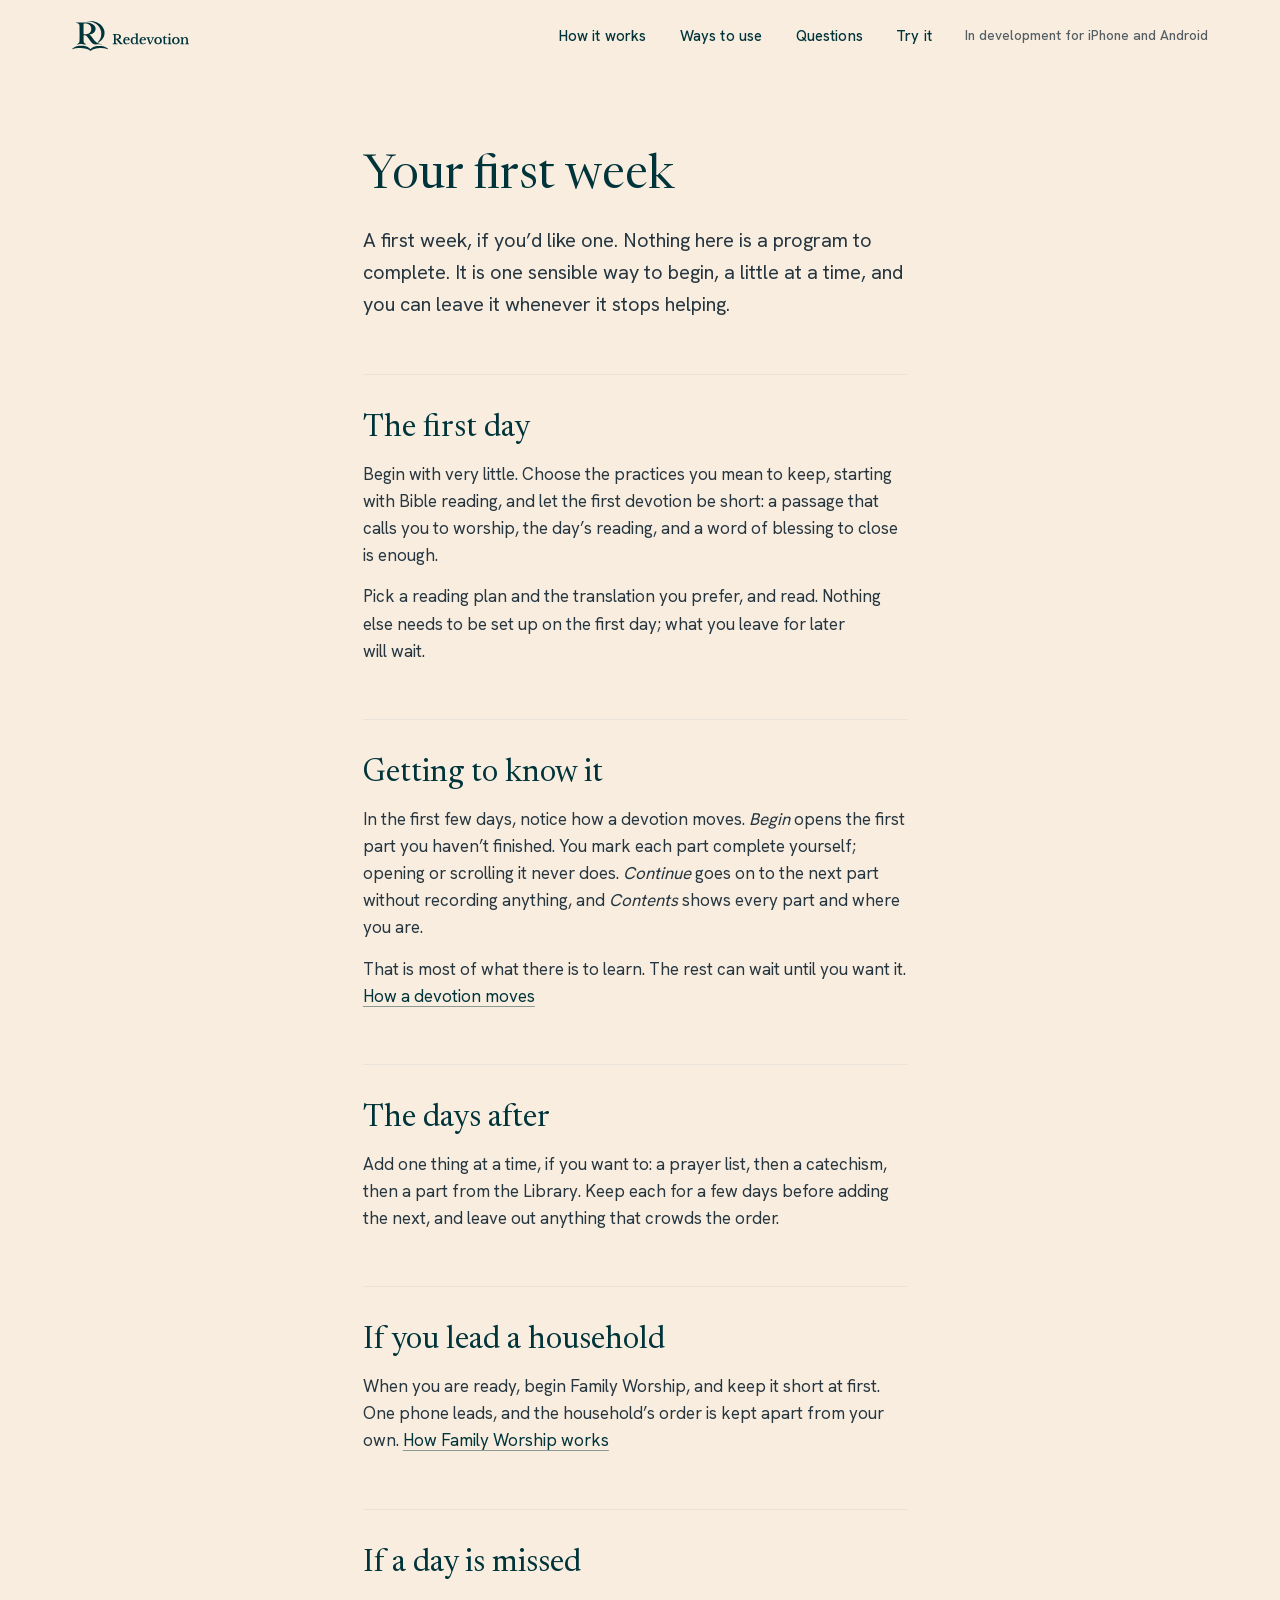
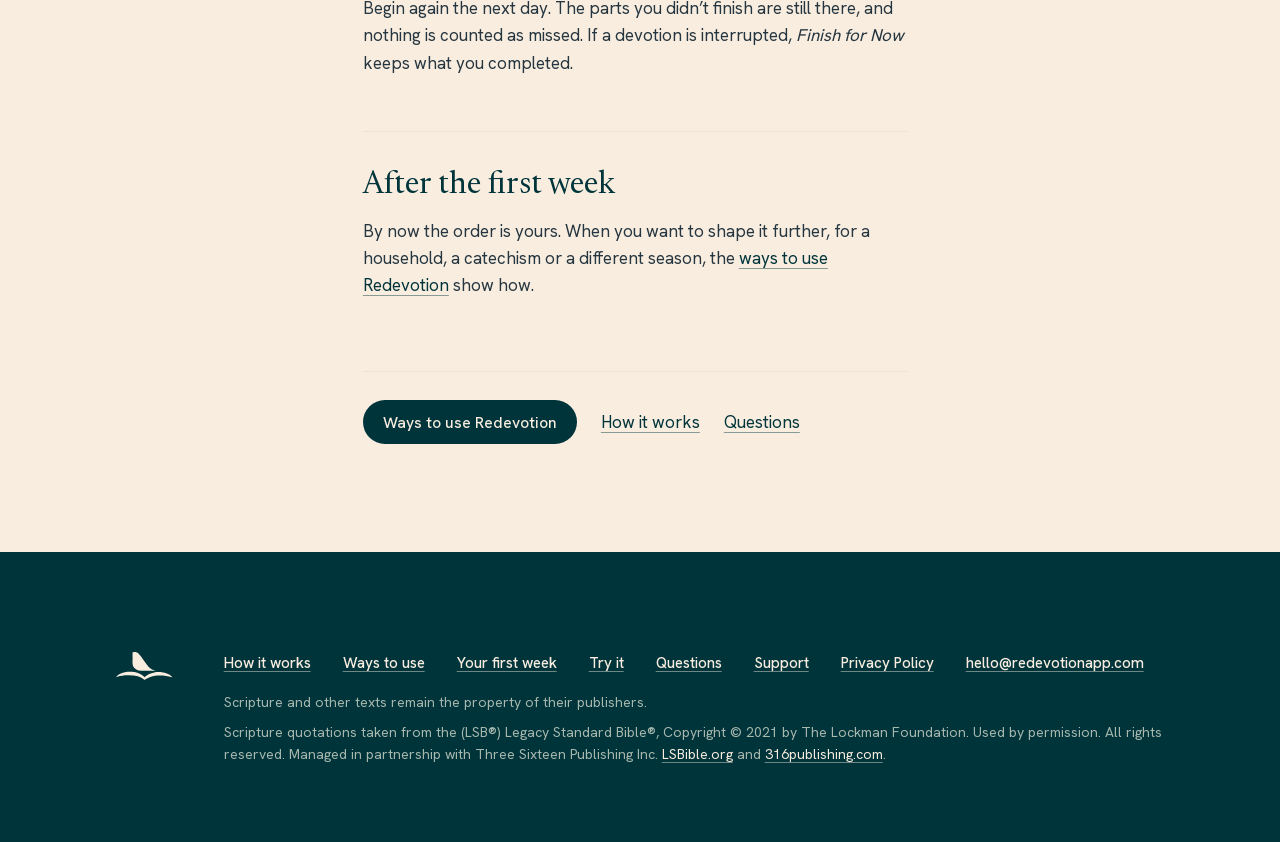
<file: first-week.html>
<!DOCTYPE html><html lang="en-US" class="_6ZS5gq_variable zIuUAq_variable W06g6q_variable"><head><meta charSet="utf-8"/><meta name="viewport" content="width=device-width, initial-scale=1"/><link rel="preload" href="/_next/static/media/61e56fd33ece1ad8-s.p.0op912u62qdhl.woff2" as="font" crossorigin="" type="font/woff2"/><link rel="preload" href="/_next/static/media/b8dfa3d21eb22018-s.p.3lxpqujs87tck.woff2" as="font" crossorigin="" type="font/woff2"/><link rel="preload" href="/_next/static/media/cf9a11b6772b9533-s.p.1elj1f4z6aq4a.woff2" as="font" crossorigin="" type="font/woff2"/><link rel="preload" as="image" href="/brand/header-primary-teal.svg"/><link rel="preload" as="image" href="/brand/header-primary-ivory.svg"/><link rel="preload" as="image" href="/brand/header-compact-teal.svg"/><link rel="preload" as="image" href="/brand/header-compact-ivory.svg"/><link rel="preload" href="/brand/stamp-ivory.svg" as="image"/><link rel="stylesheet" href="/_next/static/chunks/0h005a3xu4-ry.css" data-precedence="next"/><link rel="stylesheet" href="/_next/static/chunks/30cfpakkfz1fy.css" data-precedence="next"/><link rel="preload" as="script" fetchPriority="low" href="/_next/static/chunks/0j1we3cwg31qe.js"/><script src="/_next/static/chunks/1cuyxw6v18rxx.js" async=""></script><script src="/_next/static/chunks/39_j1bdzreq0m.js" async=""></script><script src="/_next/static/chunks/turbopack-2u1d16houkiyo.js" async=""></script><script src="/_next/static/chunks/3qfy96eoyh-ek.js" async=""></script><script src="/_next/static/chunks/1zy1kmz7bxk-i.js" async=""></script><meta name="theme-color" content="#F3F0E4" media="(prefers-color-scheme: light)"/><meta name="theme-color" content="#18242A" media="(prefers-color-scheme: dark)"/><title>Your first week with Redevotion</title><meta name="description" content="A first week with Redevotion, if you’d like one: the first day, the days after, leading a household, and what to do if a day is missed."/><link rel="manifest" href="/site.webmanifest"/><meta name="robots" content="index, follow, max-image-preview:large"/><link rel="canonical" href="https://redevotionapp.com/first-week.html"/><meta property="og:title" content="Your first week with Redevotion"/><meta property="og:description" content="A first week with Redevotion, if you’d like one: the first day, the days after, leading a household, and what to do if a day is missed."/><meta property="og:url" content="https://redevotionapp.com/first-week.html"/><meta property="og:site_name" content="Redevotion"/><meta property="og:locale" content="en_US"/><meta property="og:image" content="https://redevotionapp.com/og-image-1200x630.png"/><meta property="og:image:width" content="1200"/><meta property="og:image:height" content="630"/><meta property="og:image:alt" content="Redevotion logo on deep teal"/><meta property="og:type" content="website"/><meta name="twitter:card" content="summary_large_image"/><meta name="twitter:title" content="Your first week with Redevotion"/><meta name="twitter:description" content="A first week with Redevotion, if you’d like one: the first day, the days after, leading a household, and what to do if a day is missed."/><meta name="twitter:image" content="https://redevotionapp.com/og-image-1200x630.png"/><meta name="twitter:image:alt" content="Redevotion logo on deep teal"/><meta name="twitter:image:width" content="1200"/><meta name="twitter:image:height" content="630"/><link rel="icon" href="/favicon.ico" sizes="48x48"/><link rel="icon" href="/favicon.svg" type="image/svg+xml"/><link rel="apple-touch-icon" href="/apple-touch-icon.png"/><meta name="next-size-adjust" content=""/><script src="/_next/static/chunks/0cz1d0mv5g_q7.js" noModule=""></script></head><body><div hidden=""><!--$--><!--/$--></div><a class="skip-link" href="#main">Skip to content</a><header class="U0do9a_header" data-tone="paper" data-raised="false"><a class="U0do9a_brand" href="/" aria-label="Redevotion, home"><span class="U0do9a_lockup U0do9a_wideOnly" aria-hidden="true"><img class="U0do9a_teal" src="/brand/header-primary-teal.svg" width="117" height="30" alt="" aria-hidden="true" draggable="false" style="display:block;width:117px;height:30px"/><img class="U0do9a_ivory" src="/brand/header-primary-ivory.svg" width="117" height="30" alt="" aria-hidden="true" draggable="false" style="display:block;width:117px;height:30px"/></span><span class="U0do9a_lockup U0do9a_narrowOnly" aria-hidden="true"><img class="U0do9a_teal" src="/brand/header-compact-teal.svg" width="107" height="24" alt="" aria-hidden="true" draggable="false" style="display:block;width:107px;height:24px"/><img class="U0do9a_ivory" src="/brand/header-compact-ivory.svg" width="107" height="24" alt="" aria-hidden="true" draggable="false" style="display:block;width:107px;height:24px"/></span></a><nav class="U0do9a_nav" aria-label="Primary"><a class="U0do9a_link" href="/how-it-works.html">How it works</a><a class="U0do9a_link" href="/ways-to-use.html">Ways to use</a><a class="U0do9a_link" href="/faq.html">Questions</a><a class="U0do9a_link" href="/try.html">Try it</a><span class="U0do9a_status" data-variant="header">In development for iPhone and Android</span></nav><button type="button" class="U0do9a_menuButton" aria-expanded="false" aria-controls="site-menu">Menu</button><div class="U0do9a_menu" id="site-menu" hidden=""><nav aria-label="Menu"><ul class="U0do9a_menuList"><li><a href="/how-it-works.html">How it works</a></li><li><a href="/ways-to-use.html">Ways to use</a></li><li><a href="/faq.html">Questions</a></li><li><a href="/try.html">Try it</a></li></ul><ul class="U0do9a_menuMinor"><li><a href="/first-week.html" aria-current="page">Your first week</a></li><li><a href="/support.html">Support</a></li><li><a href="/privacy.html">Privacy</a></li><li><a href="mailto:hello@redevotionapp.com">Write to us</a></li></ul><p class="U0do9a_menuStatus">In development for iPhone and Android.</p></nav></div></header><main id="main" tabindex="-1" class="hu3vsq_main"><div class="hu3vsq_grid"><header class="hu3vsq_head"><h1 class="hu3vsq_title">Your first week</h1><div class="hu3vsq_standfirst"><p>A first week, if you’d like one. Nothing here is a program to complete. It is one sensible way to begin, a little at a time, and you can leave it whenever it stops helping.</p></div></header><div class="hu3vsq_body"><section id="first-day" class="hu3vsq_section" aria-labelledby="first-day-title"><h2 id="first-day-title" class="hu3vsq_h2">The first day</h2><p>Begin with very little. Choose the practices you mean to keep, starting with Bible reading, and let the first devotion be short: a passage that calls you to worship, the day’s reading, and a word of blessing to close is enough.</p><p>Pick a reading plan and the translation you prefer, and read. Nothing else needs to be set up on the first day; what you leave for later will wait.</p></section><section id="getting-familiar" class="hu3vsq_section" aria-labelledby="getting-familiar-title"><h2 id="getting-familiar-title" class="hu3vsq_h2">Getting to know it</h2><p>In the first few days, notice how a devotion moves. <em>Begin</em> opens the first part you haven’t finished. You mark each part complete yourself; opening or scrolling it never does. <em>Continue</em> goes on to the next part without recording anything, and <em>Contents</em> shows every part and where you are.</p><p>That is most of what there is to learn. The rest can wait until you want it.<!-- --> <a class="link" href="/how-it-works.html#moving">How a devotion moves</a></p></section><section id="days-after" class="hu3vsq_section" aria-labelledby="days-after-title"><h2 id="days-after-title" class="hu3vsq_h2">The days after</h2><p>Add one thing at a time, if you want to: a prayer list, then a catechism, then a part from the Library. Keep each for a few days before adding the next, and leave out anything that crowds the order.</p></section><section id="household" class="hu3vsq_section" aria-labelledby="household-title"><h2 id="household-title" class="hu3vsq_h2">If you lead a household</h2><p>When you are ready, begin Family Worship, and keep it short at first. One phone leads, and the household’s order is kept apart from your own. <a class="link" href="/how-it-works.html#family-worship">How Family Worship works</a></p></section><section id="missed" class="hu3vsq_section" aria-labelledby="missed-title"><h2 id="missed-title" class="hu3vsq_h2">If a day is missed</h2><p>Begin again the next day. The parts you didn’t finish are still there, and nothing is counted as missed. If a devotion is interrupted, <em>Finish for Now</em> keeps what you completed.</p></section><section id="after" class="hu3vsq_section" aria-labelledby="after-title"><h2 id="after-title" class="hu3vsq_h2">After the first week</h2><p>By now the order is yours. When you want to shape it further, for a household, a catechism or a different season, the <a class="link" href="/ways-to-use.html">ways to use Redevotion</a> show how.</p></section><nav class="hu3vsq_onward" aria-label="Where to go next"><a class="hu3vsq_primary" href="/ways-to-use.html">Ways to use Redevotion</a><a class="link" href="/how-it-works.html">How it works</a><a class="link" href="/faq.html">Questions</a></nav></div></div></main><footer class="_EUJ1W_footer on-field" data-tone="field"><div class="_EUJ1W_inner"><img class="_EUJ1W_stamp" src="/brand/stamp-ivory.svg" width="64" height="36" alt="" aria-hidden="true" draggable="false" style="display:block;width:64px;height:36px"/><nav class="_EUJ1W_links" aria-label="Footer"><a class="link" href="/how-it-works.html">How it works</a><a class="link" href="/ways-to-use.html">Ways to use</a><a class="link" href="/first-week.html">Your first week</a><a class="link" href="/try.html">Try it</a><a class="link" href="/faq.html">Questions</a><a class="link" href="/support.html">Support</a><a class="link" href="/privacy.html">Privacy Policy</a><a class="link" href="mailto:hello@redevotionapp.com">hello@redevotionapp.com</a></nav><div class="_EUJ1W_notes"><p class="_EUJ1W_note">Scripture and other texts remain the property of their publishers.</p><p class="_EUJ1W_note">Scripture quotations taken from the (LSB®) Legacy Standard Bible®, Copyright © 2021 by The Lockman Foundation. Used by permission. All rights reserved. Managed in partnership with Three Sixteen Publishing Inc. <a class="link" href="https://www.lsbible.org/">LSBible.org</a> and <a class="link" href="https://316publishing.com/">316publishing.com</a>.</p></div></div></footer><!--$--><!--/$--><script id="_R_">(globalThis["TURBOPACK"] || (globalThis["TURBOPACK"] = [])).push({"otherChunks":["static/chunks/0j1we3cwg31qe.js","static/chunks/1cuyxw6v18rxx.js","static/chunks/39_j1bdzreq0m.js"],"runtimeModuleIds":[94553]});</script><script src="/_next/static/chunks/0j1we3cwg31qe.js" async=""></script><script>(self.__next_f=self.__next_f||[]).push([0])</script><script>self.__next_f.push([1,"1:\"$Sreact.fragment\"\n2:\"/_next/static/chunks/3qfy96eoyh-ek.js\"\n3:I[39756,[\"$2\"],\"default\"]\n4:I[37457,[\"$2\"],\"default\"]\n5:\"/_next/static/chunks/1zy1kmz7bxk-i.js\"\n6:I[18013,[\"$2\",\"$5\"],\"default\"]\ne:\"ViewportBoundary\"\nf:I[97367,[\"$2\"],\"$e\"]\n11:\"MetadataBoundary\"\n12:I[97367,[\"$2\"],\"$11\"]\n13:\"$Sreact.suspense\"\n15:I[68027,[\"$2\"],\"default\",1]\n:HL[\"/_next/static/chunks/0h005a3xu4-ry.css\",\"style\"]\n:HL[\"/_next/static/chunks/30cfpakkfz1fy.css\",\"style\"]\n:HL[\"/_next/static/media/61e56fd33ece1ad8-s.p.0op912u62qdhl.woff2\",\"font\",{\"crossOrigin\":\"\",\"type\":\"font/woff2\"}]\n:HL[\"/_next/static/media/b8dfa3d21eb22018-s.p.3lxpqujs87tck.woff2\",\"font\",{\"crossOrigin\":\"\",\"type\":\"font/woff2\"}]\n:HL[\"/_next/static/media/cf9a11b6772b9533-s.p.1elj1f4z6aq4a.woff2\",\"font\",{\"crossOrigin\":\"\",\"type\":\"font/woff2\"}]\n:HL[\"/brand/stamp-ivory.svg\",\"image\"]\n8:X\n9:[[\"children\",{\"s\":\"__PAGE__\",\"h\":512,\"d\":{\"r\":[\"$\",\"$1\",\"c\",{\"children\":[[[\"$\",\"a\",null,{\"className\":\"skip-link\",\"href\":\"#main\",\"children\":\"Skip to content\"}],[\"$\",\"$L6\",null,{\"homeHref\":\"/\",\"current\":\"first-week\"}],[\"$\",\"main\",null,{\"id\":\"main\",\"tabIndex\":-1,\"className\":\"hu3vsq_main\",\"children\":[[\"$\",\"div\",null,{\"className\":\"hu3vsq_grid\",\"children\":[[\"$\",\"header\",null,{\"className\":\"hu3vsq_head\",\"children\":[[\"$\",\"h1\",null,{\"className\":\"hu3vsq_title\",\"children\":\"Your first week\"}],[\"$\",\"div\",null,{\"className\":\"hu3vsq_standfirst\",\"children\":[\"$\",\"p\",null,{\"children\":\"A first week, if you’d like one. Nothing here is a program to complete. It is one sensible way to begin, a little at a time, and you can leave it whenever it stops helping.\"}]}]]}],false,\"$La\"]}],\"$undefined\"]}],\"$Lb\"],[\"$Lc\"],\"$Ld\"]}],\"p\":false,\"v\":null}}]]\n7:[[\"children\",{\"s\":\"first-week\",\"h\":512,\"d\":{\"r\":[\"$\",\"$1\",\"c\",{\"children\":[null,[\"$\",\"$L3\",null,{\"parallelRouterKey\":\"children\",\"error\":\"$undefined\",\"errorStyles\":\"$undefined\",\"errorScripts\":\"$undefined\",\"template\":[\"$\",\"$L4\",null,{}],\"templateStyles\":\"$undefined\",\"templateScripts\":\"$undefined\",\"notFound\":\"$undefined\",\"forbidden\":\"$undefined\",\"unauthorized\":\"$undefined\"}]]}],\"p\":false,\"v\":\"$8\"},\"c\":\"$Q9\"}]]\n0:{\"P\":null,\"c\":[\"\",\"first-week\"],\"q\":\"\",\"i\":false,\"t\":{\"t\":{\"s\":\"\",\"h\":528,\"d\":{\"r\":[\"$\",\"$1\",\"c\",{\"children\":[[[\"$\",\"link\",\"0\",{\"rel\":\"stylesheet\",\"href\":\"/_next/static/chunks/0h005a3xu4-ry.css\",\"precedence\":\"next\",\"crossOrigin\":\"$undefined\",\"nonce\":\"$undefined\"}],[\"$\",\"link\",\"1\",{\"rel\":\"stylesheet\",\"href\":\"/_next/static/chunks/30cfpakkfz1fy.css\",\"precedence\":\"next\",\"crossOrigin\":\"$undefined\",\"nonce\":\"$undefined\"}],[\"$\",\"script\",\"script-0\",{\"src\":\"/_next/static/chunks/3qfy96eoyh-ek.js\",\"async\":true,\"nonce\":\"$undefined\"}]],[\"$\",\"html\",null,{\"lang\":\"en-US\",\"className\":\"_6ZS5gq_variable zIuUAq_variable W06g6q_variable\",\"children\":[\"$\",\"body\",null,{\"children\":[\"$\",\"$L3\",null,{\"parallelRouterKey\":\"children\",\"error\":\"$undefined\",\"errorStyles\":\"$undefined\",\"errorScripts\":\"$undefined\",\"template\":[\"$\",\"$L4\",null,{}],\"templateStyles\":\"$undefined\",\"templateScripts\":\"$undefined\",\"notFound\":[[[\"$\",\"a\",null,{\"className\":\"skip-link\",\"href\":\"#main\",\"children\":\"Skip to content\"}],[\"$\",\"$L6\",null,{\"homeHref\":\"/\",\"current\":\"$undefined\"}],[\"$\",\"main\",null,{\"id\":\"main\",\"tabIndex\":-1,\"className\":\"hu3vsq_main\",\"children\":[[\"$\",\"div\",null,{\"className\":\"hu3vsq_grid\",\"children\":[[\"$\",\"header\",null,{\"className\":\"hu3vsq_head\",\"children\":[[\"$\",\"h1\",null,{\"className\":\"hu3vsq_title\",\"children\":\"This page isn’t in the book\"}],[\"$\",\"div\",null,{\"className\":\"hu3vsq_standfirst\",\"children\":[\"$\",\"p\",null,{\"children\":\"The address may be mistyped, or the page may have moved. These will take you somewhere useful.\"}]}]]}],false,[\"$\",\"div\",null,{\"className\":\"hu3vsq_body\",\"children\":[[],[\"$\",\"nav\",null,{\"className\":\"hu3vsq_onward\",\"aria-label\":\"Where to go next\",\"children\":[[\"$\",\"a\",\"/\",{\"className\":\"hu3vsq_primary\",\"href\":\"/\",\"children\":\"The home page\"}],[\"$\",\"a\",\"/how-it-works.html\",{\"className\":\"link\",\"href\":\"/how-it-works.html\",\"children\":\"How it works\"}],[\"$\",\"a\",\"/try.html\",{\"className\":\"link\",\"href\":\"/try.html\",\"children\":\"Try a short devotion\"}],[\"$\",\"a\",\"/support.html\",{\"className\":\"link\",\"href\":\"/support.html\",\"children\":\"Support\"}]]}]]}]]}],\"$undefined\"]}],[\"$\",\"footer\",null,{\"className\":\"_EUJ1W_footer on-field\",\"data-tone\":\"field\",\"children\":[\"$\",\"div\",null,{\"className\":\"_EUJ1W_inner\",\"children\":[[\"$\",\"img\",null,{\"className\":\"_EUJ1W_stamp\",\"src\":\"/brand/stamp-ivory.svg\",\"width\":64,\"height\":36,\"alt\":\"\",\"aria-hidden\":true,\"draggable\":false,\"style\":{\"display\":\"block\",\"width\":64,\"height\":36}}],[\"$\",\"nav\",null,{\"className\":\"_EUJ1W_links\",\"aria-label\":\"Footer\",\"children\":[[\"$\",\"a\",null,{\"className\":\"link\",\"href\":\"/how-it-works.html\",\"children\":\"How it works\"}],[\"$\",\"a\",null,{\"className\":\"link\",\"href\":\"/ways-to-use.html\",\"children\":\"Ways to use\"}],[\"$\",\"a\",null,{\"className\":\"link\",\"href\":\"/first-week.html\",\"children\":\"Your first week\"}],[\"$\",\"a\",null,{\"className\":\"link\",\"href\":\"/try.html\",\"children\":\"Try it\"}],[\"$\",\"a\",null,{\"className\":\"link\",\"href\":\"/faq.html\",\"children\":\"Questions\"}],[\"$\",\"a\",null,{\"className\":\"link\",\"href\":\"/support.html\",\"aria-current\":\"$undefined\",\"children\":\"Support\"}],[\"$\",\"a\",null,{\"className\":\"link\",\"href\":\"/privacy.html\",\"aria-current\":\"$undefined\",\"children\":\"Privacy Policy\"}],[\"$\",\"a\",null,{\"className\":\"link\",\"href\":\"mailto:hello@redevotionapp.com\",\"children\":\"hello@redevotionapp.com\"}]]}],[\"$\",\"div\",null,{\"className\":\"_EUJ1W_notes\",\"children\":[[\"$\",\"p\",null,{\"className\":\"_EUJ1W_note\",\"children\":\"Scripture and other texts remain the property of their publishers.\"}],[[\"$\",\"p\",\"LSB\",{\"className\":\"_EUJ1W_note\",\"children\":[\"Scripture quotations taken from the (LSB®) Legacy Standard Bible®, Copyright © 2021 by The Lockman Foundation. Used by permission. All rights reserved. Managed in partnership with Three Sixteen Publishing Inc. \",[\"$\",\"a\",\"0\",{\"className\":\"link\",\"href\":\"https://www.lsbible.org/\",\"children\":\"LSBible.org\"}],\" and \",[\"$\",\"a\",\"1\",{\"className\":\"link\",\"href\":\"https://316publishing.com/\",\"children\":\"316publishing.com\"}],\".\"]}]]]}],false]}]}]],[]],\"forbidden\":\"$undefined\",\"unauthorized\":\"$undefined\"}]}]}]]}],\"p\":false,\"v\":null},\"c\":\"$Q7\"},\"h\":{\"r\":[\"$\",\"$1\",\"h\",{\"children\":[null,[\"$\",\"$Lf\",null,{\"children\":\"$L10\"}],[\"$\",\"$L12\",null,{\"children\":[[\"$\",\"div\",null,{\"hidden\":true,\"children\":[\"$\",\"$13\",null,{\"name\":\"Next.Metadata\",\"children\":\"$L14\"}]}],null]}],[\"$\",\"meta\",null,{\"name\":\"next-size-adjust\",\"content\":\"\"}]]}],\"p\":false,\"v\":null}},\"m\":\"$undefined\",\"G\":[\"$15\",[[\"$\",\"link\",\"0\",{\"rel\":\"stylesheet\",\"href\":\"/_next/static/chunks/0h005a3xu4-ry.css\",\"precedence\":\"next\",\"crossOrigin\":\"$undefined\",\"nonce\":\"$undefined\"}],[\"$\",\"link\",\"1\",{\"rel\":\"stylesheet\",\"href\":\"/_next/static/chunks/30cfpakkfz1fy.css\",\"precedence\":\"next\",\"crossOrigin\":\"$undefined\",\"nonce\":\"$undefined\"}]]],\"S\":true,\"r\":\"$undefined\",\"s\":\"$undefined\",\"a\":\"$undefined\",\"l\":\"$undefined\",\"p\":\"$undefined\",\"d\":\"$undefined\",\"b\":\"8DpUe0-sNGg5KiQI5obvs\"}\n16:I[97367,[\"$2\"],\"OutletBoundary\"]\n8:C\na:[\"$\",\"div\",null,{\"className\":\"hu3vsq_body\",\"children\":[[[\"$\",\"section\",\"first-day\",{\"id\":\"first-day\",\"className\":\"hu3vsq_section\",\"aria-labelledby\":\"first-day-title\",\"children\":[[\"$\",\"h2\",null,{\"id\":\"first-day-title\",\"className\":\"hu3vsq_h2\",\"children\":\"The first day\"}],[[\"$\",\"p\",null,{\"children\":\"Begin with very little. Choose the practices you mean to keep, starting with Bible reading, and let the first devotion be short: a passage that calls you to worship, the day’s reading, and a word of blessing to close is enough.\"}],[\"$\",\"p\",null,{\"children\":\"Pick a reading plan and the translation you prefer, and read. Nothing else needs to be set up on the first day; what you leave for later will wait.\"}]]]}],[\"$\",\"section\",\"getting-familiar\",{\"id\":\"getting-familiar\",\"className\":\"hu3vsq_section\",\"aria-labelledby\":\"getting-familiar-title\",\"children\":[[\"$\",\"h2\",null,{\"id\":\"getting-familiar-title\",\"className\":\"hu3vsq_h2\",\"children\":\"Getting to know it\"}],[[\"$\",\"p\",null,{\"children\":[\"In the first few days, notice how a devotion moves. \",[\"$\",\"em\",null,{\"children\":\"Begin\"}],\" opens the first part you haven’t finished. You mark each part complete yourself; opening or scrolling it never does. \",[\"$\",\"em\",null,{\"children\":\"Continue\"}],\" goes on to the next part without recording anything, and \",[\"$\",\"em\",null,{\"children\":\"Contents\"}],\" shows every part and where you are.\"]}],[\"$\",\"p\",null,{\"children\":[\"That is most of what there is to learn. The rest can wait until you want it.\",\" \",[\"$\",\"a\",null,{\"className\":\"link\",\"href\":\"/how-it-works.html#moving\",\"children\":\"How a devotion moves\"}]]}]]]}],[\"$\",\"section\",\"days-after\",{\"id\":\"days-after\",\"className\":\"hu3vsq_section\",\"aria-labelledby\":\"days-after-title\",\"children\":[[\"$\",\"h2\",null,{\"id\":\"days-after-title\",\"className\":\"hu3vsq_h2\",\"children\":\"The days after\"}],[\"$\",\"p\",null,{\"children\":\"Add one thing at a time, if you want to: a prayer list, then a catechism, then a part from the Library. Keep each for a few days before adding the next, and leave out anything that crowds the order.\"}]]}],[\"$\",\"section\",\"household\",{\"id\":\"household\",\"className\":\"hu3vsq_section\",\"aria-labelledby\":\"household-title\",\"children\":[[\"$\",\"h2\",null,{\"id\":\"household-title\",\"className\":\"hu3vsq_h2\",\"children\":\"If you lead a household\"}],[\"$\",\"p\",null,{\"children\":[\"When you are ready, begin Family Worship, and keep it short at first. One phone leads, and the household’s order is kept apart from your own. \",[\"$\",\"a\",null,{\"className\":\"link\",\"href\":\"/how-it-works.html#family-worship\",\"children\":\"How Family Worship works\"}]]}]]}],[\"$\",\"section\",\"missed\",{\"id\":\"missed\",\"className\":\"hu3vsq_section\",\"aria-labelledby\":\"missed-title\",\"children\":[[\"$\",\"h2\",null,{\"id\":\"missed-title\",\"className\":\"hu3vsq_h2\",\"children\":\"If a day is missed\"}],[\"$\",\"p\",null,{\"children\":[\"Begin again the next day. The parts you didn’t finish are still there, and nothing is counted as missed. If a devotion is interrupted, \",[\"$\",\"em\",null,{\"children\":\"Finish for Now\"}],\" keeps what you completed.\"]}]]}],[\"$\",\"section\",\"after\",{\"id\":\"after\",\"className\":\"hu3vsq_section\",\"aria-labelledby\":\"after-title\",\"children\":[[\"$\",\"h2\",null,{\"id\":\"after-title\",\"className\":\"hu3vsq_h2\",\"children\":\"After the first week\"}],[\"$\",\"p\",null,{\"children\":[\"By now the order is yours. When you want to shape it further, for a household, a catechism or a different season, the \",[\"$\",\"a\",null,{\"className\":\"link\",\"href\":\"/ways-to-use.html\",\"children\":\"ways to use Redevotion\"}],\" show how.\"]}]]}]],[\"$\",\"nav\",null,{\"className\":\"hu3vsq_onward\",\"aria-label\":\"Where to go next\",\"children\":[[\"$\",\"a\",\"/ways-to-use.html\",{\"className\":\"hu3vsq_primary\",\"href\":\"/ways-to-use.html\",\"children\":\"Ways to use Redevotion\"}],[\"$\",\"a\",\"/how-it-works.html\",{\"className\":\"link\",\"href\":\"/how-it-works.html\",\"children\":\"How it works\"}],[\"$\",\"a\",\"/faq.html\",{\"className\":\"link\",\"href\":\"/faq.html\",\"children\":\"Questions\"}]]}]]}]\nb:[\"$\",\"footer\",null,{\"className\":\"_EUJ1W_footer on-field\",\"data-tone\":\"field\",\"children\":[\"$\",\"div\",null,{\"className\":\"_EUJ1W_inner\",\"children\":[[\"$\",\"img\",null,{\"className\":\"_EUJ1W_stamp\",\"src\":\"/brand/stamp-ivory.svg\",\"width\":64,\"height\":36,\"alt\":\"\",\"aria-hidden\":true,\"draggable\":false,\"style\":{\"display\":\"block\",\"width\":64,\"height\":36}}],[\"$\",\"nav\",null,{\"className\":\"_EUJ1W_links\",\"aria-label\":\"Footer\",\"children\":[[\"$\",\"a\",null,{\"className\":\"link\",\"href\":\"/how-it-works.html\",\"children\":\"How it works\"}],[\"$\",\"a\",null,{\"className\":\"link\",\"href\":\"/ways-to-use.html\",\"children\":\"Ways to use\"}],[\"$\",\"a\",null,{\"className\":\"link\",\"href\":\"/first-week.html\",\"children\":\"Your first week\"}],[\"$\",\"a\",null,{\"className\":\"link\",\"href\":\"/try.html\",\"children\":\"Try it\"}],[\"$\",\"a\",null,{\"className\":\"link\",\"href\":\"/faq.html\",\"children\":\"Questions\"}],[\"$\",\"a\",null,{\"className\":\"link\",\"href\":\"/support.html\",\"aria-current\":\"$undefined\",\"children\":\"Support\"}],[\"$\",\"a\",null,{\"className\":\"link\",\"href\":\"/privacy.html\",\"aria-current\":\"$undefined\",\"children\":\"Privacy Policy\"}],[\"$\",\"a\",null,{\"className\":\"link\",\"href\":\"mailto:hello@redevotionapp.com\",\"children\":\"hello@redevotionapp.com\"}]]}],[\"$\",\"div\",null,{\"className\":\"_EUJ1W_notes\",\"children\":[[\"$\",\"p\",null,{\"className\":\"_EUJ1W_note\",\"children\":\"Scripture and other texts remain the property of their publishers.\"}],[[\"$\",\"p\",\"LSB\",{\"className\":\"_EUJ1W_note\",\"children\":[\"Scripture quotations taken from the (LSB®) Legacy Standard Bible®, Copyright © 2021 by The Lockman Foundation. Used by permission. All rights reserved. Managed in partnership with Three Sixteen Publishing Inc. \",[\"$\",\"a\",\"0\",{\"className\":\"link\",\"href\":\"https://www.lsbible.org/\",\"children\":\"LSBible.org\"}],\" and \",[\"$\",\"a\",\"1\",{\"className\":\"link\",\"href\":\"https://316publishing.com/\",\"children\":\"316publishing.com\"}],\".\"]}]]]}],false]}]}]\nc:[\"$\",\"script\",\"script-0\",{\"src\":\"/_next/static/chunks/1zy1kmz7bxk-i.js\",\"async\":true,\"nonce\":\"$undefined\"}]\nd:[\"$\",\"$L16\",null,{\"children\":[\"$\",\"$13\",null,{\"name\":\"Next.MetadataOutlet\",\"children\":\"$@17\"}]}]\n10:[[\"$\",\"meta\",\"0\",{\"charSet\":\"utf-8\"}],[\"$\",\"meta\",\"1\",{\"name\":\"viewport\",\"content\":\"width=device-width, initial-scale=1\"}],[\"$\",\"meta\",\"2\",{\"name\":\"theme-color\",\"content\":\"#F3F0E4\",\"media\":\"(prefers-color-scheme: light)\"}],[\"$\",\"meta\",\"3\",{\"name\":\"theme-color\",\"content\":\"#18242A\",\"media\":\"(prefers-color-scheme: dark)\"}]]\n18:I[27201,[\"$2\"],\"IconMark\"]\n14:[[\"$\",\"title\",\"0\",{\"children\":\"Your first week with Redevotion\"}],[\"$\",\"meta\",\"1\",{\"name\":\"description\",\"content\":\"A first week with Redevotion, if you’d like one: the first day, the days after, leading a household, and what to do if a day is missed.\"}],[\"$\",\"link\",\"2\",{\"rel\":\"manifest\",\"href\":\"/site.webmanifest\",\"crossOrigin\":\"$undefined\"}],[\"$\",\"meta\",\"3\",{\"name\":\"robots\",\"content\":\"index, follow, max-image-preview:large\"}],[\"$\",\"link\",\"4\",{\"rel\":\"canonical\",\"href\":\"https://redevotionapp.com/first-week.html\"}],[\"$\",\"meta\",\"5\",{\"property\":\"og:title\",\"content\":\"Your first week with Redevotion\"}],[\"$\",\"meta\",\"6\",{\"property\":\"og:description\",\"content\":\"A first week with Redevotion, if you’d like one: the first day, the days after, leading a household, and what to do if a day is missed.\"}],[\"$\",\"meta\",\"7\",{\"property\":\"og:url\",\"content\":\"https://redevotionapp.com/first-week.html\"}],[\"$\",\"meta\",\"8\",{\"property\":\"og:site_name\",\"content\":\"Redevotion\"}],[\"$\",\"meta\",\"9\",{\"property\":\"og:locale\",\"content\":\"en_US\"}],[\"$\",\"meta\",\"10\",{\"property\":\"og:image\",\"content\":\"https://redevotionapp.com/og-image-1200x630.png\"}],[\"$\",\"meta\",\"11\",{\"property\":\"og:image:width\",\"content\":\"1200\"}],[\"$\",\"meta\",\"12\",{\"property\":\"og:image:height\",\"content\":\"630\"}],[\"$\",\"meta\",\"13\",{\"property\":\"og:image:alt\",\"content\":\"Redevotion logo on deep teal\"}],[\"$\",\"meta\",\"14\",{\"property\":\"og:type\",\"content\":\"website\"}],[\"$\",\"meta\",\"15\",{\"name\":\"twitter:card\",\"content\":\"summary_large_image\"}],[\"$\",\"meta\",\"16\",{\"name\":\"twitter:title\",\"content\":\"Your first week with Redevotion\"}],[\"$\",\"meta\",\"17\",{\"name\":\"twitter:description\",\"content\":\"A first week with Redevotion, if you’d like one: the first day, the days after, leading a household, and what to do if a day is missed.\"}],[\"$\",\"meta\",\"18\",{\"name\":\"twitter:image\",\"content\":\"https://redevotionapp.com/og-image-1200x630.png\"}],[\"$\",\"meta\",\"19\",{\"name\":\"twitter:image:alt\",\"content\":\"Redevotion logo on deep teal\"}],[\"$\",\"meta\",\"20\",{\"name\":\"twitter:image:width\",\"content\":\"1200\"}],[\"$\",\"meta\",\"21\",{\"name\":\"twitter:image:height\",\"content\":\"630\"}],[\"$\",\"link\",\"22\",{\"rel\":\"icon\",\"href\":\"/favicon.ico\",\"sizes\":\"48x48\"}],[\"$\",\"link\",\"23\",{\"rel\":\"icon\",\"href\":\"/favicon.svg\",\"type\":\"image/svg+xml\"}],[\"$\",\"link\",\"24\",{\"rel\":\"apple-touch-icon\",\"href\":\"/apple-touch-icon.png\"}],[\"$\",\"$L18\",\"25\",{}]]\n17:null\n"])</script></body></html>
</file>
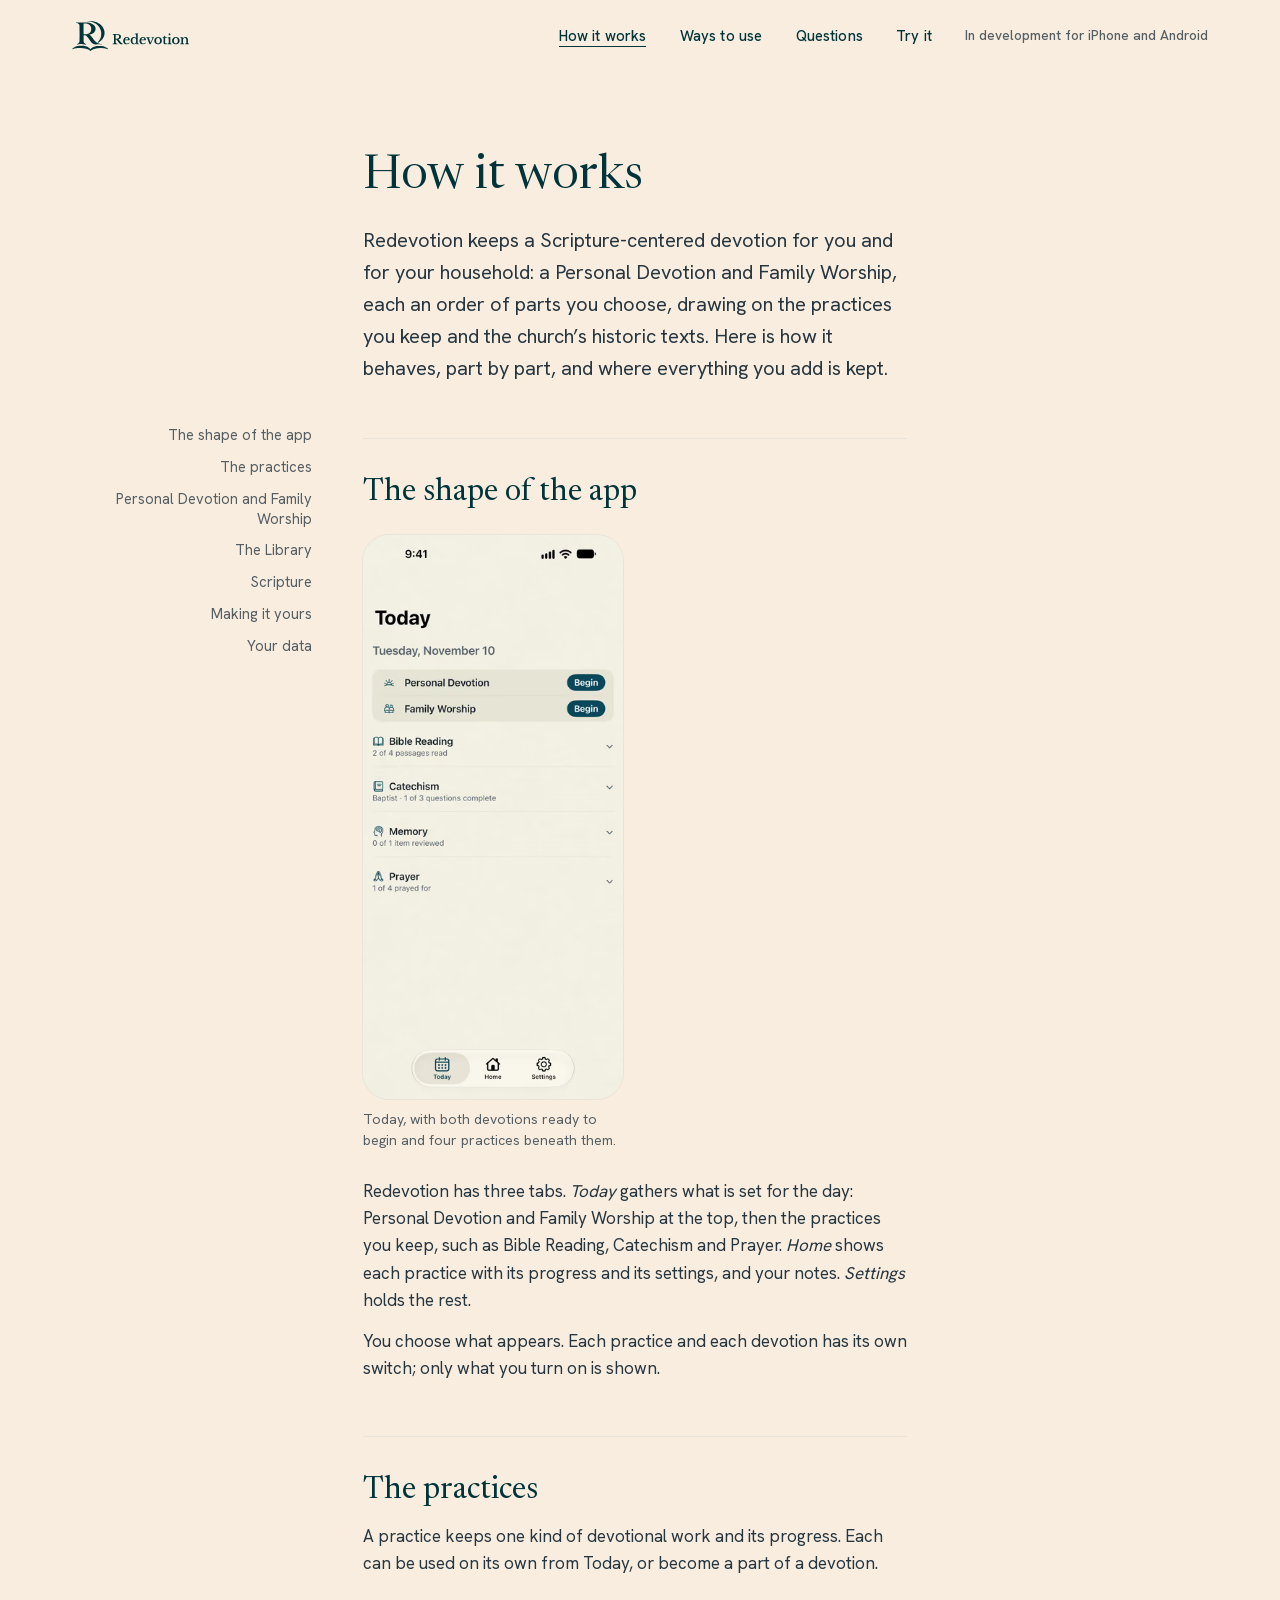
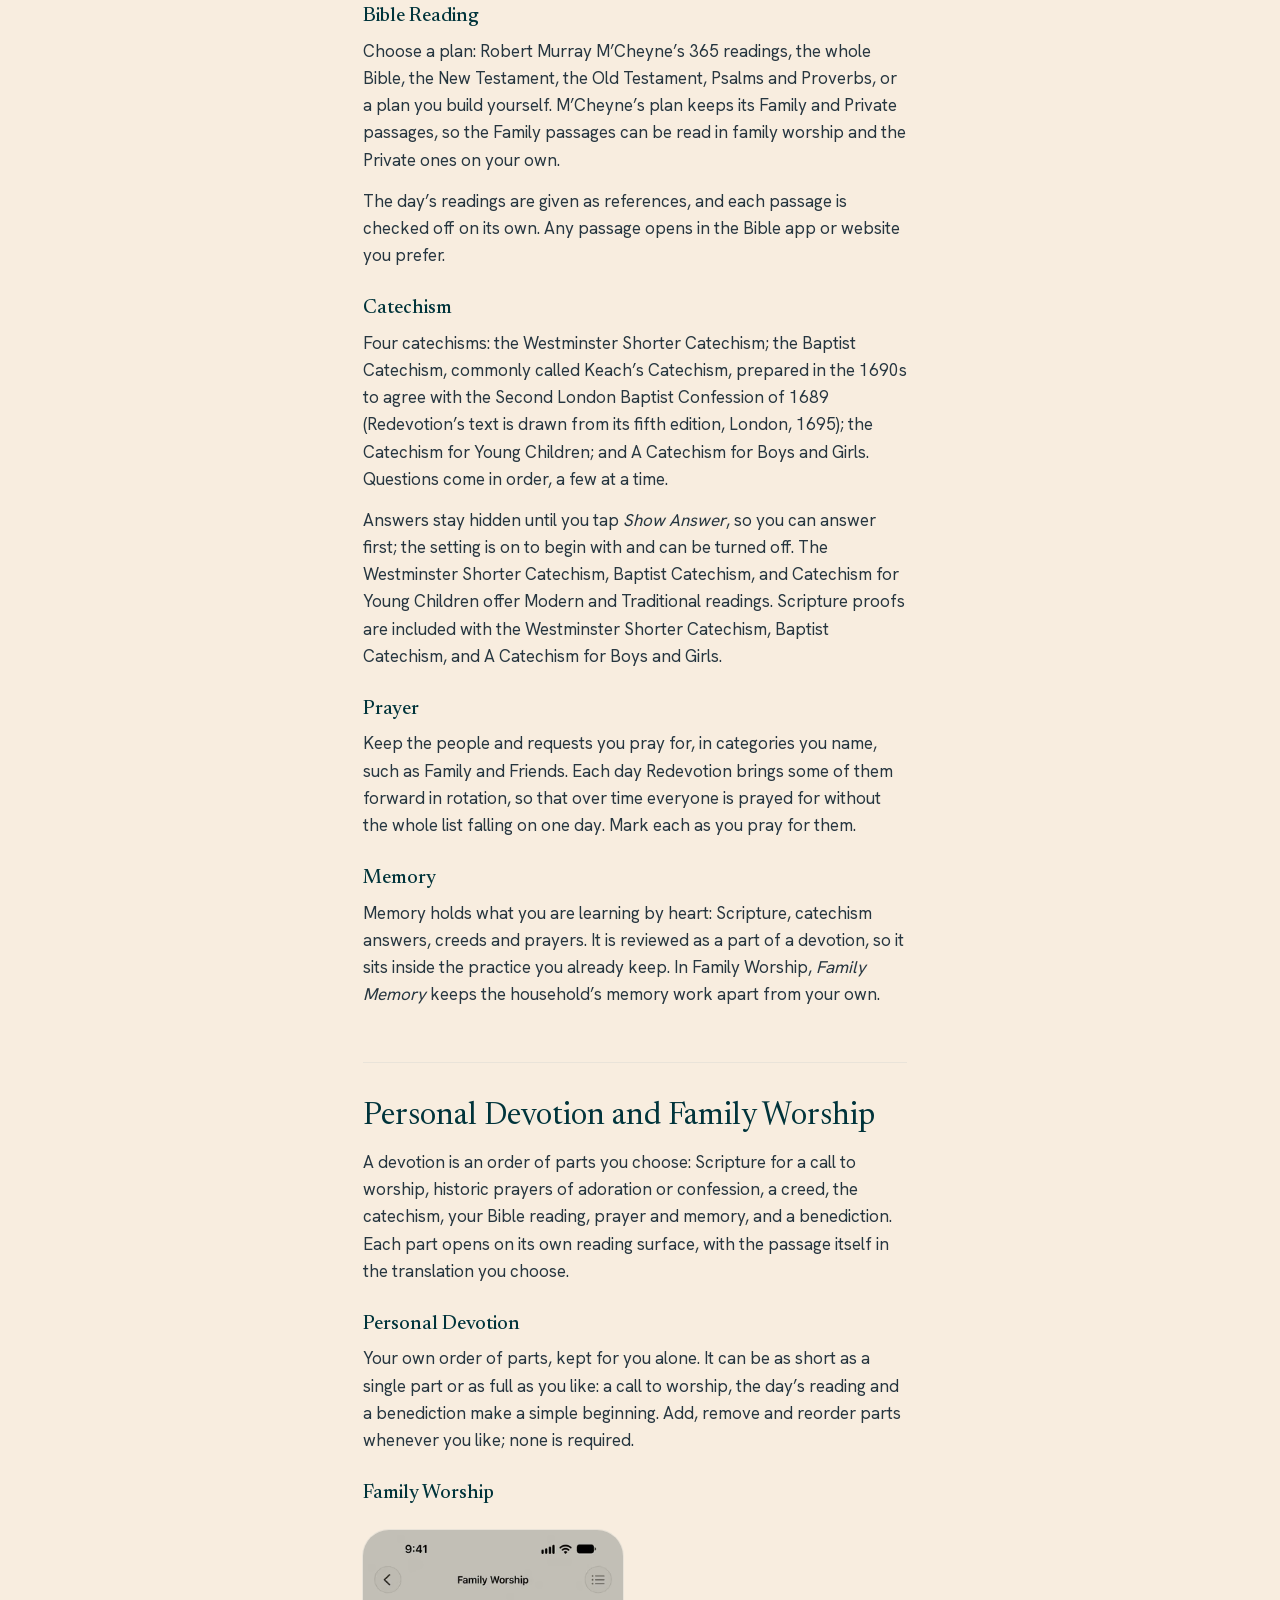
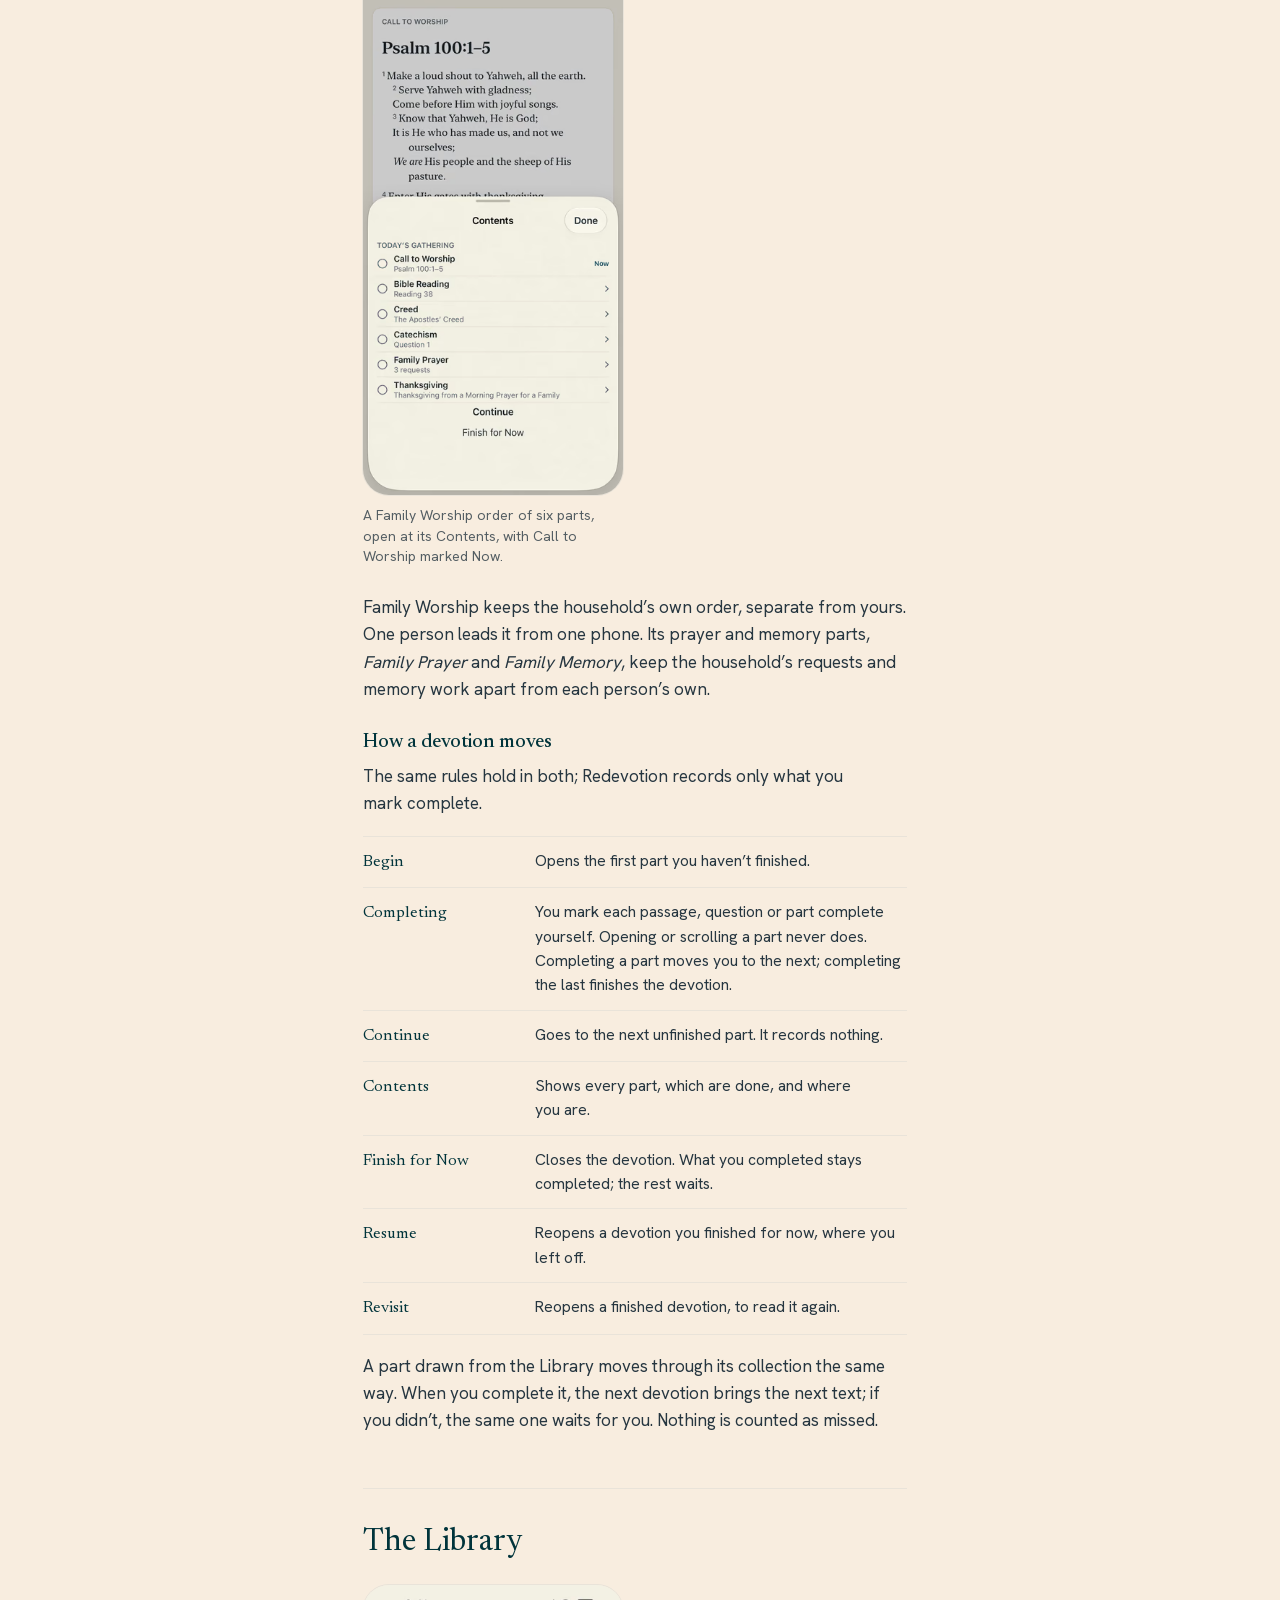
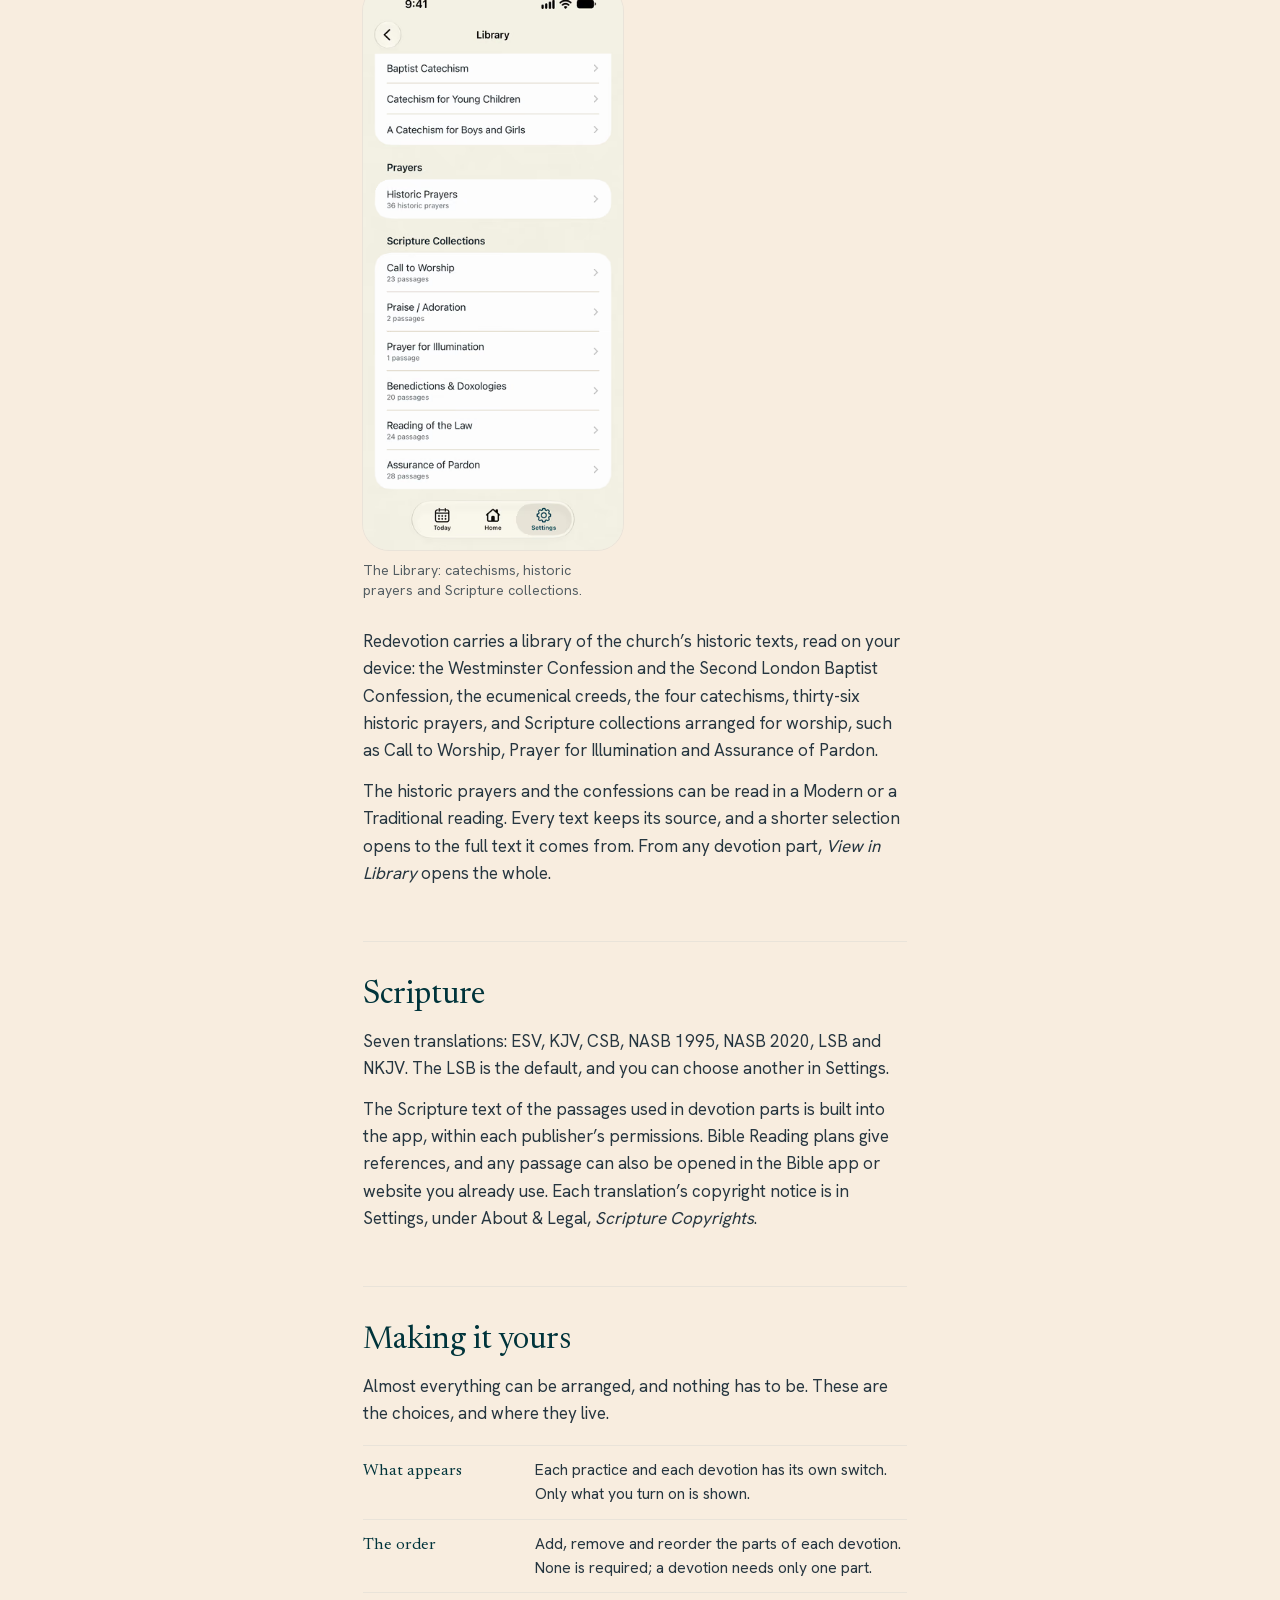
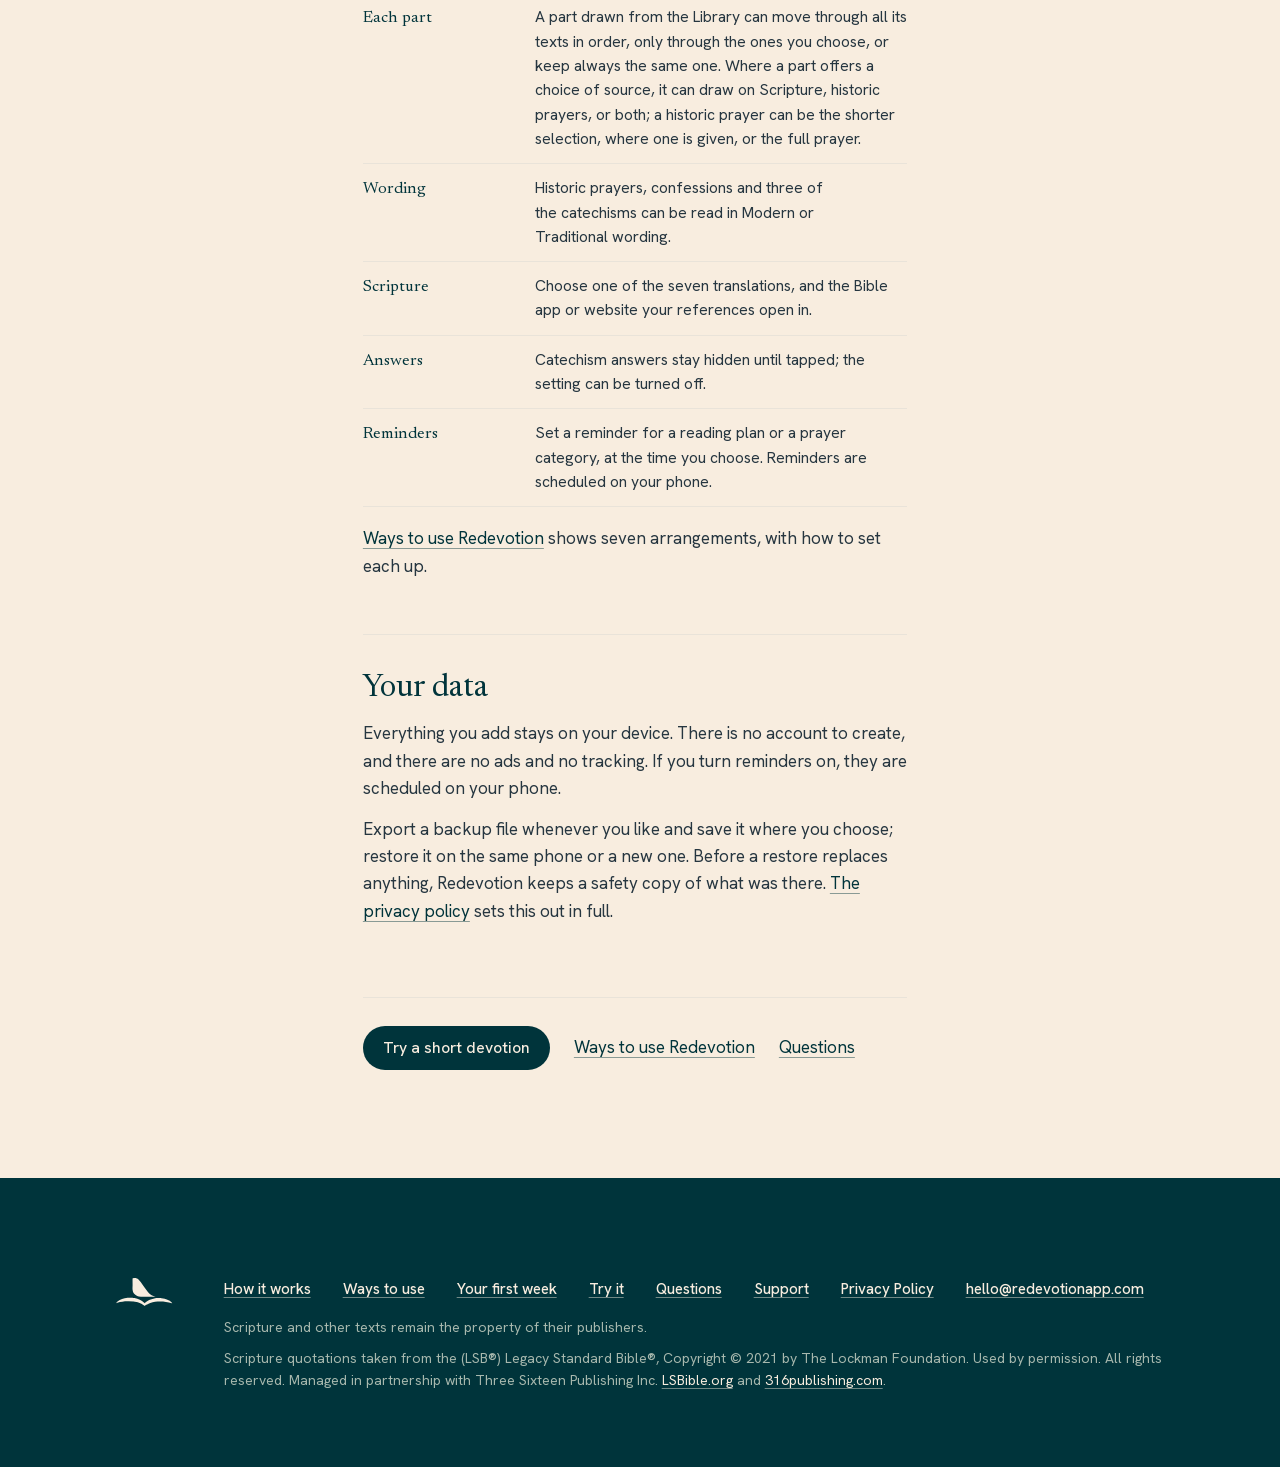
<file: how-it-works.html>
<!DOCTYPE html><html lang="en-US" class="_6ZS5gq_variable zIuUAq_variable W06g6q_variable"><head><meta charSet="utf-8"/><meta name="viewport" content="width=device-width, initial-scale=1"/><link rel="preload" href="/_next/static/media/61e56fd33ece1ad8-s.p.0op912u62qdhl.woff2" as="font" crossorigin="" type="font/woff2"/><link rel="preload" href="/_next/static/media/b8dfa3d21eb22018-s.p.3lxpqujs87tck.woff2" as="font" crossorigin="" type="font/woff2"/><link rel="preload" href="/_next/static/media/cf9a11b6772b9533-s.p.1elj1f4z6aq4a.woff2" as="font" crossorigin="" type="font/woff2"/><link rel="preload" as="image" href="/brand/header-primary-teal.svg"/><link rel="preload" as="image" href="/brand/header-primary-ivory.svg"/><link rel="preload" as="image" href="/brand/header-compact-teal.svg"/><link rel="preload" as="image" href="/brand/header-compact-ivory.svg"/><link rel="preload" href="/brand/stamp-ivory.svg" as="image"/><link rel="stylesheet" href="/_next/static/chunks/0h005a3xu4-ry.css" data-precedence="next"/><link rel="stylesheet" href="/_next/static/chunks/30cfpakkfz1fy.css" data-precedence="next"/><link rel="preload" as="script" fetchPriority="low" href="/_next/static/chunks/0j1we3cwg31qe.js"/><script src="/_next/static/chunks/1cuyxw6v18rxx.js" async=""></script><script src="/_next/static/chunks/39_j1bdzreq0m.js" async=""></script><script src="/_next/static/chunks/turbopack-2u1d16houkiyo.js" async=""></script><script src="/_next/static/chunks/3qfy96eoyh-ek.js" async=""></script><script src="/_next/static/chunks/1zy1kmz7bxk-i.js" async=""></script><meta name="theme-color" content="#F3F0E4" media="(prefers-color-scheme: light)"/><meta name="theme-color" content="#18242A" media="(prefers-color-scheme: dark)"/><title>How Redevotion works: Bible reading, prayer and catechism</title><meta name="description" content="How Redevotion works: Bible Reading, Prayer, Catechism and Memory; Personal Devotion and Family Worship; the Library; seven Bible translations; making it yours; and your data, kept on your device."/><link rel="manifest" href="/site.webmanifest"/><meta name="robots" content="index, follow, max-image-preview:large"/><link rel="canonical" href="https://redevotionapp.com/how-it-works.html"/><meta property="og:title" content="How Redevotion works: Bible reading, prayer and catechism"/><meta property="og:description" content="How Redevotion works: Bible Reading, Prayer, Catechism and Memory; Personal Devotion and Family Worship; the Library; seven Bible translations; making it yours; and your data, kept on your device."/><meta property="og:url" content="https://redevotionapp.com/how-it-works.html"/><meta property="og:site_name" content="Redevotion"/><meta property="og:locale" content="en_US"/><meta property="og:image" content="https://redevotionapp.com/og-image-1200x630.png"/><meta property="og:image:width" content="1200"/><meta property="og:image:height" content="630"/><meta property="og:image:alt" content="Redevotion logo on deep teal"/><meta property="og:type" content="website"/><meta name="twitter:card" content="summary_large_image"/><meta name="twitter:title" content="How Redevotion works: Bible reading, prayer and catechism"/><meta name="twitter:description" content="How Redevotion works: Bible Reading, Prayer, Catechism and Memory; Personal Devotion and Family Worship; the Library; seven Bible translations; making it yours; and your data, kept on your device."/><meta name="twitter:image" content="https://redevotionapp.com/og-image-1200x630.png"/><meta name="twitter:image:alt" content="Redevotion logo on deep teal"/><meta name="twitter:image:width" content="1200"/><meta name="twitter:image:height" content="630"/><link rel="icon" href="/favicon.ico" sizes="48x48"/><link rel="icon" href="/favicon.svg" type="image/svg+xml"/><link rel="apple-touch-icon" href="/apple-touch-icon.png"/><meta name="next-size-adjust" content=""/><script src="/_next/static/chunks/0cz1d0mv5g_q7.js" noModule=""></script></head><body><div hidden=""><!--$--><!--/$--></div><a class="skip-link" href="#main">Skip to content</a><header class="U0do9a_header" data-tone="paper" data-raised="false"><a class="U0do9a_brand" href="/" aria-label="Redevotion, home"><span class="U0do9a_lockup U0do9a_wideOnly" aria-hidden="true"><img class="U0do9a_teal" src="/brand/header-primary-teal.svg" width="117" height="30" alt="" aria-hidden="true" draggable="false" style="display:block;width:117px;height:30px"/><img class="U0do9a_ivory" src="/brand/header-primary-ivory.svg" width="117" height="30" alt="" aria-hidden="true" draggable="false" style="display:block;width:117px;height:30px"/></span><span class="U0do9a_lockup U0do9a_narrowOnly" aria-hidden="true"><img class="U0do9a_teal" src="/brand/header-compact-teal.svg" width="107" height="24" alt="" aria-hidden="true" draggable="false" style="display:block;width:107px;height:24px"/><img class="U0do9a_ivory" src="/brand/header-compact-ivory.svg" width="107" height="24" alt="" aria-hidden="true" draggable="false" style="display:block;width:107px;height:24px"/></span></a><nav class="U0do9a_nav" aria-label="Primary"><a class="U0do9a_link" href="/how-it-works.html" aria-current="page">How it works</a><a class="U0do9a_link" href="/ways-to-use.html">Ways to use</a><a class="U0do9a_link" href="/faq.html">Questions</a><a class="U0do9a_link" href="/try.html">Try it</a><span class="U0do9a_status" data-variant="header">In development for iPhone and Android</span></nav><button type="button" class="U0do9a_menuButton" aria-expanded="false" aria-controls="site-menu">Menu</button><div class="U0do9a_menu" id="site-menu" hidden=""><nav aria-label="Menu"><ul class="U0do9a_menuList"><li><a href="/how-it-works.html" aria-current="page">How it works</a></li><li><a href="/ways-to-use.html">Ways to use</a></li><li><a href="/faq.html">Questions</a></li><li><a href="/try.html">Try it</a></li></ul><ul class="U0do9a_menuMinor"><li><a href="/first-week.html">Your first week</a></li><li><a href="/support.html">Support</a></li><li><a href="/privacy.html">Privacy</a></li><li><a href="mailto:hello@redevotionapp.com">Write to us</a></li></ul><p class="U0do9a_menuStatus">In development for iPhone and Android.</p></nav></div></header><main id="main" tabindex="-1" class="hu3vsq_main"><div class="hu3vsq_grid"><header class="hu3vsq_head"><h1 class="hu3vsq_title">How it works</h1><div class="hu3vsq_standfirst"><p>Redevotion keeps a Scripture-centered devotion for you and for your household: a Personal Devotion and Family Worship, each an order of parts you choose, drawing on the practices you keep and the church’s historic texts. Here is how it behaves, part by part, and where everything you add is kept.</p></div></header><nav class="hu3vsq_index" aria-label="How it works: contents"><ol><li><a href="#shape">The shape of the app</a></li><li><a href="#practices">The practices</a></li><li><a href="#devotions">Personal Devotion and Family Worship</a></li><li><a href="#library">The Library</a></li><li><a href="#scripture">Scripture</a></li><li><a href="#customizing">Making it yours</a></li><li><a href="#data">Your data</a></li></ol></nav><div class="hu3vsq_body"><section id="shape" class="hu3vsq_section" aria-labelledby="shape-title"><h2 id="shape-title" class="hu3vsq_h2">The shape of the app</h2><figure class="hu3vsq_screen"><picture><source type="image/avif" srcSet="/media/today-360.avif 360w, /media/today-540.avif 540w, /media/today-760.avif 760w, /media/today-1080.avif 1080w" sizes="(min-width: 760px) 260px, 62vw"/><source type="image/webp" srcSet="/media/today-360.webp 360w, /media/today-540.webp 540w, /media/today-760.webp 760w, /media/today-1080.webp 1080w" sizes="(min-width: 760px) 260px, 62vw"/><img src="/media/today-540.jpg" srcSet="/media/today-360.jpg 360w, /media/today-540.jpg 540w, /media/today-760.jpg 760w, /media/today-1080.jpg 1080w" sizes="(min-width: 760px) 260px, 62vw" alt="Redevotion’s Today screen for Tuesday, November 10: Personal Devotion and Family Worship ready to begin, then Bible Reading with 2 of 4 passages read, Catechism with 1 of 3 Baptist Catechism questions complete, Memory, and Prayer with 1 of 4 prayed for." width="1320" height="2868" loading="lazy" fetchPriority="auto" decoding="async"/></picture><figcaption>Today, with both devotions ready to begin and four practices beneath them.</figcaption></figure><p>Redevotion has three tabs. <em>Today</em> gathers what is set for the day: Personal Devotion and Family Worship at the top, then the practices you keep, such as Bible Reading, Catechism and Prayer.<!-- --> <em>Home</em> shows each practice with its progress and its settings, and your notes. <em>Settings</em> holds the rest.</p><p>You choose what appears. Each practice and each devotion has its own switch; only what you turn on is shown.</p></section><section id="practices" class="hu3vsq_section" aria-labelledby="practices-title"><h2 id="practices-title" class="hu3vsq_h2">The practices</h2><p>A practice keeps one kind of devotional work and its progress. Each can be used on its own from Today, or become a part of a devotion.</p><div id="bible-reading" class="hu3vsq_part"><h3 class="hu3vsq_h3">Bible Reading</h3><p>Choose a plan: Robert Murray M’Cheyne’s 365 readings, the whole Bible, the New Testament, the Old Testament, Psalms and Proverbs, or a plan you build yourself. M’Cheyne’s plan keeps its Family and Private passages, so the Family passages can be read in family worship and the Private ones on your own.</p><p>The day’s readings are given as references, and each passage is checked off on its own. Any passage opens in the Bible app or website you prefer.</p></div><div id="catechism" class="hu3vsq_part"><h3 class="hu3vsq_h3">Catechism</h3><p>Four catechisms: the Westminster Shorter Catechism; the Baptist Catechism, commonly called Keach’s Catechism, prepared in the 1690s to agree with the Second London Baptist Confession of 1689 (Redevotion’s text is drawn from its fifth edition, London, 1695); the Catechism for Young Children; and A Catechism for Boys and Girls. Questions come in order, a few at a time.</p><p>Answers stay hidden until you tap <em>Show Answer</em>, so you can answer first; the setting is on to begin with and can be turned off. The Westminster Shorter Catechism, Baptist Catechism, and Catechism for Young Children offer Modern and Traditional readings. Scripture proofs are included with the Westminster Shorter Catechism, Baptist Catechism, and A Catechism for Boys and Girls.</p></div><div id="prayer" class="hu3vsq_part"><h3 class="hu3vsq_h3">Prayer</h3><p>Keep the people and requests you pray for, in categories you name, such as Family and Friends. Each day Redevotion brings some of them forward in rotation, so that over time everyone is prayed for without the whole list falling on one day. Mark each as you pray for them.</p></div><div id="memory" class="hu3vsq_part"><h3 class="hu3vsq_h3">Memory</h3><p>Memory holds what you are learning by heart: Scripture, catechism answers, creeds and prayers. It is reviewed as a part of a devotion, so it sits inside the practice you already keep. In Family Worship,<!-- --> <em>Family Memory</em> keeps the household’s memory work apart from your own.</p></div></section><section id="devotions" class="hu3vsq_section" aria-labelledby="devotions-title"><h2 id="devotions-title" class="hu3vsq_h2">Personal Devotion and Family Worship</h2><p>A devotion is an order of parts you choose: Scripture for a call to worship, historic prayers of adoration or confession, a creed, the catechism, your Bible reading, prayer and memory, and a benediction. Each part opens on its own reading surface, with the passage itself in the translation you choose.</p><div id="personal-devotion" class="hu3vsq_part"><h3 class="hu3vsq_h3">Personal Devotion</h3><p>Your own order of parts, kept for you alone. It can be as short as a single part or as full as you like: a call to worship, the day’s reading and a benediction make a simple beginning. Add, remove and reorder parts whenever you like; none is required.</p></div><div id="family-worship" class="hu3vsq_part"><h3 class="hu3vsq_h3">Family Worship</h3><figure class="hu3vsq_screen"><picture><source type="image/avif" srcSet="/media/family-360.avif 360w, /media/family-540.avif 540w, /media/family-760.avif 760w, /media/family-1080.avif 1080w" sizes="(min-width: 760px) 260px, 62vw"/><source type="image/webp" srcSet="/media/family-360.webp 360w, /media/family-540.webp 540w, /media/family-760.webp 760w, /media/family-1080.webp 1080w" sizes="(min-width: 760px) 260px, 62vw"/><img src="/media/family-540.jpg" srcSet="/media/family-360.jpg 360w, /media/family-540.jpg 540w, /media/family-760.jpg 760w, /media/family-1080.jpg 1080w" sizes="(min-width: 760px) 260px, 62vw" alt="Family Worship with its Contents sheet: six parts, Call to Worship, Bible Reading, Creed, Catechism, Family Prayer and Thanksgiving, with Call to Worship marked Now, and Continue and Finish for Now." width="1320" height="2868" loading="lazy" fetchPriority="auto" decoding="async"/></picture><figcaption>A Family Worship order of six parts, open at its Contents, with Call to Worship marked Now.</figcaption></figure><p>Family Worship keeps the household’s own order, separate from yours. One person leads it from one phone. Its prayer and memory parts, <em>Family Prayer</em> and <em>Family Memory</em>, keep the household’s requests and memory work apart from each person’s own.</p></div><div id="moving" class="hu3vsq_part"><h3 class="hu3vsq_h3">How a devotion moves</h3><p>The same rules hold in both; Redevotion records only what you mark complete.</p><dl class="hu3vsq_terms"><div><dt>Begin</dt><dd>Opens the first part you haven’t finished.</dd></div><div><dt>Completing</dt><dd>You mark each passage, question or part complete yourself. Opening or scrolling a part never does. Completing a part moves you to the next; completing the last finishes the devotion.</dd></div><div><dt>Continue</dt><dd>Goes to the next unfinished part. It records nothing.</dd></div><div><dt>Contents</dt><dd>Shows every part, which are done, and where you are.</dd></div><div><dt>Finish for Now</dt><dd>Closes the devotion. What you completed stays completed; the rest waits.</dd></div><div><dt>Resume</dt><dd>Reopens a devotion you finished for now, where you left off.</dd></div><div><dt>Revisit</dt><dd>Reopens a finished devotion, to read it again.</dd></div></dl><p>A part drawn from the Library moves through its collection the same way. When you complete it, the next devotion brings the next text; if you didn’t, the same one waits for you. Nothing is counted as missed.</p></div></section><section id="library" class="hu3vsq_section" aria-labelledby="library-title"><h2 id="library-title" class="hu3vsq_h2">The Library</h2><figure class="hu3vsq_screen"><picture><source type="image/avif" srcSet="/media/library-360.avif 360w, /media/library-540.avif 540w, /media/library-760.avif 760w, /media/library-1080.avif 1080w" sizes="(min-width: 760px) 260px, 62vw"/><source type="image/webp" srcSet="/media/library-360.webp 360w, /media/library-540.webp 540w, /media/library-760.webp 760w, /media/library-1080.webp 1080w" sizes="(min-width: 760px) 260px, 62vw"/><img src="/media/library-540.jpg" srcSet="/media/library-360.jpg 360w, /media/library-540.jpg 540w, /media/library-760.jpg 760w, /media/library-1080.jpg 1080w" sizes="(min-width: 760px) 260px, 62vw" alt="Redevotion’s Library, opened from Settings: catechisms, Historic Prayers (36 historic prayers), and Scripture Collections such as Call to Worship, Reading of the Law and Assurance of Pardon." width="1320" height="2868" loading="lazy" fetchPriority="auto" decoding="async"/></picture><figcaption>The Library: catechisms, historic prayers and Scripture collections.</figcaption></figure><p>Redevotion carries a library of the church’s historic texts, read on your device: the Westminster Confession and the Second London Baptist Confession, the ecumenical creeds, the four catechisms, thirty-six historic prayers, and Scripture collections arranged for worship, such as Call to Worship, Prayer for Illumination and Assurance of Pardon.</p><p>The historic prayers and the confessions can be read in a Modern or a Traditional reading. Every text keeps its source, and a shorter selection opens to the full text it comes from. From any devotion part,<!-- --> <em>View in Library</em> opens the whole.</p></section><section id="scripture" class="hu3vsq_section" aria-labelledby="scripture-title"><h2 id="scripture-title" class="hu3vsq_h2">Scripture</h2><p>Seven translations: ESV, KJV, CSB, NASB 1995, NASB 2020, LSB and NKJV. The LSB is the default, and you can choose another in Settings.</p><p>The Scripture text of the passages used in devotion parts is built into the app, within each publisher’s permissions. Bible Reading plans give references, and any passage can also be opened in the Bible app or website you already use. Each translation’s copyright notice is in Settings, under About &amp; Legal,<!-- --> <em>Scripture Copyrights</em>.</p></section><section id="customizing" class="hu3vsq_section" aria-labelledby="customizing-title"><h2 id="customizing-title" class="hu3vsq_h2">Making it yours</h2><p>Almost everything can be arranged, and nothing has to be. These are the choices, and where they live.</p><dl class="hu3vsq_terms"><div><dt>What appears</dt><dd>Each practice and each devotion has its own switch. Only what you turn on is shown.</dd></div><div><dt>The order</dt><dd>Add, remove and reorder the parts of each devotion. None is required; a devotion needs only one part.</dd></div><div><dt>Each part</dt><dd>A part drawn from the Library can move through all its texts in order, only through the ones you choose, or keep always the same one. Where a part offers a choice of source, it can draw on Scripture, historic prayers, or both; a historic prayer can be the shorter selection, where one is given, or the full prayer.</dd></div><div><dt>Wording</dt><dd>Historic prayers, confessions and three of the catechisms can be read in Modern or Traditional wording.</dd></div><div><dt>Scripture</dt><dd>Choose one of the seven translations, and the Bible app or website your references open in.</dd></div><div><dt>Answers</dt><dd>Catechism answers stay hidden until tapped; the setting can be turned off.</dd></div><div><dt>Reminders</dt><dd>Set a reminder for a reading plan or a prayer category, at the time you choose. Reminders are scheduled on your phone.</dd></div></dl><p><a class="link" href="/ways-to-use.html">Ways to use Redevotion</a> shows seven arrangements, with how to set each up.</p></section><section id="data" class="hu3vsq_section" aria-labelledby="data-title"><h2 id="data-title" class="hu3vsq_h2">Your data</h2><p>Everything you add stays on your device. There is no account to create, and there are no ads and no tracking. If you turn reminders on, they are scheduled on your phone.</p><p>Export a backup file whenever you like and save it where you choose; restore it on the same phone or a new one. Before a restore replaces anything, Redevotion keeps a safety copy of what was there.<!-- --> <a class="link" href="/privacy.html">The privacy policy</a> sets this out in full.</p></section><nav class="hu3vsq_onward" aria-label="Where to go next"><a class="hu3vsq_primary" href="/try.html">Try a short devotion</a><a class="link" href="/ways-to-use.html">Ways to use Redevotion</a><a class="link" href="/faq.html">Questions</a></nav></div></div></main><footer class="_EUJ1W_footer on-field" data-tone="field"><div class="_EUJ1W_inner"><img class="_EUJ1W_stamp" src="/brand/stamp-ivory.svg" width="64" height="36" alt="" aria-hidden="true" draggable="false" style="display:block;width:64px;height:36px"/><nav class="_EUJ1W_links" aria-label="Footer"><a class="link" href="/how-it-works.html">How it works</a><a class="link" href="/ways-to-use.html">Ways to use</a><a class="link" href="/first-week.html">Your first week</a><a class="link" href="/try.html">Try it</a><a class="link" href="/faq.html">Questions</a><a class="link" href="/support.html">Support</a><a class="link" href="/privacy.html">Privacy Policy</a><a class="link" href="mailto:hello@redevotionapp.com">hello@redevotionapp.com</a></nav><div class="_EUJ1W_notes"><p class="_EUJ1W_note">Scripture and other texts remain the property of their publishers.</p><p class="_EUJ1W_note">Scripture quotations taken from the (LSB®) Legacy Standard Bible®, Copyright © 2021 by The Lockman Foundation. Used by permission. All rights reserved. Managed in partnership with Three Sixteen Publishing Inc. <a class="link" href="https://www.lsbible.org/">LSBible.org</a> and <a class="link" href="https://316publishing.com/">316publishing.com</a>.</p></div></div></footer><!--$--><!--/$--><script id="_R_">(globalThis["TURBOPACK"] || (globalThis["TURBOPACK"] = [])).push({"otherChunks":["static/chunks/0j1we3cwg31qe.js","static/chunks/1cuyxw6v18rxx.js","static/chunks/39_j1bdzreq0m.js"],"runtimeModuleIds":[94553]});</script><script src="/_next/static/chunks/0j1we3cwg31qe.js" async=""></script><script>(self.__next_f=self.__next_f||[]).push([0])</script><script>self.__next_f.push([1,"1:\"$Sreact.fragment\"\n2:\"/_next/static/chunks/3qfy96eoyh-ek.js\"\n3:I[39756,[\"$2\"],\"default\"]\n4:I[37457,[\"$2\"],\"default\"]\n5:\"/_next/static/chunks/1zy1kmz7bxk-i.js\"\n6:I[18013,[\"$2\",\"$5\"],\"default\"]\nf:\"ViewportBoundary\"\n10:I[97367,[\"$2\"],\"$f\"]\n12:\"MetadataBoundary\"\n13:I[97367,[\"$2\"],\"$12\"]\n14:\"$Sreact.suspense\"\n16:I[68027,[\"$2\"],\"default\",1]\n:HL[\"/_next/static/chunks/0h005a3xu4-ry.css\",\"style\"]\n:HL[\"/_next/static/chunks/30cfpakkfz1fy.css\",\"style\"]\n:HL[\"/_next/static/media/61e56fd33ece1ad8-s.p.0op912u62qdhl.woff2\",\"font\",{\"crossOrigin\":\"\",\"type\":\"font/woff2\"}]\n:HL[\"/_next/static/media/b8dfa3d21eb22018-s.p.3lxpqujs87tck.woff2\",\"font\",{\"crossOrigin\":\"\",\"type\":\"font/woff2\"}]\n:HL[\"/_next/static/media/cf9a11b6772b9533-s.p.1elj1f4z6aq4a.woff2\",\"font\",{\"crossOrigin\":\"\",\"type\":\"font/woff2\"}]\n:HL[\"/brand/stamp-ivory.svg\",\"image\"]\n8:X\n9:[[\"children\",{\"s\":\"__PAGE__\",\"h\":512,\"d\":{\"r\":[\"$\",\"$1\",\"c\",{\"children\":[[[\"$\",\"a\",null,{\"className\":\"skip-link\",\"href\":\"#main\",\"children\":\"Skip to content\"}],[\"$\",\"$L6\",null,{\"homeHref\":\"/\",\"current\":\"how\"}],[\"$\",\"main\",null,{\"id\":\"main\",\"tabIndex\":-1,\"className\":\"hu3vsq_main\",\"children\":[[\"$\",\"div\",null,{\"className\":\"hu3vsq_grid\",\"children\":[[\"$\",\"header\",null,{\"className\":\"hu3vsq_head\",\"children\":[[\"$\",\"h1\",null,{\"className\":\"hu3vsq_title\",\"children\":\"How it works\"}],[\"$\",\"div\",null,{\"className\":\"hu3vsq_standfirst\",\"children\":[\"$\",\"p\",null,{\"children\":\"Redevotion keeps a Scripture-centered devotion for you and for your household: a Personal Devotion and Family Worship, each an order of parts you choose, drawing on the practices you keep and the church’s historic texts. Here is how it behaves, part by part, and where everything you add is kept.\"}]}]]}],\"$La\",\"$Lb\"]}],\"$undefined\"]}],\"$Lc\"],[\"$Ld\"],\"$Le\"]}],\"p\":false,\"v\":null}}]]\n7:[[\"children\",{\"s\":\"how-it-works\",\"h\":512,\"d\":{\"r\":[\"$\",\"$1\",\"c\",{\"children\":[null,[\"$\",\"$L3\",null,{\"parallelRouterKey\":\"children\",\"error\":\"$undefined\",\"errorStyles\":\"$undefined\",\"errorScripts\":\"$undefined\",\"template\":[\"$\",\"$L4\",null,{}],\"templateStyles\":\"$undefined\",\"templateScripts\":\"$undefined\",\"notFound\":\"$undefined\",\"forbidden\":\"$undefined\",\"unauthorized\":\"$undefined\"}]]}],\"p\":false,\"v\":\"$8\"},\"c\":\"$Q9\"}]]\n0:{\"P\":null,\"c\":[\"\",\"how-it-works\"],\"q\":\"\",\"i\":false,\"t\":{\"t\":{\"s\":\"\",\"h\":528,\"d\":{\"r\":[\"$\",\"$1\",\"c\",{\"children\":[[[\"$\",\"link\",\"0\",{\"rel\":\"stylesheet\",\"href\":\"/_next/static/chunks/0h005a3xu4-ry.css\",\"precedence\":\"next\",\"crossOrigin\":\"$undefined\",\"nonce\":\"$undefined\"}],[\"$\",\"link\",\"1\",{\"rel\":\"stylesheet\",\"href\":\"/_next/static/chunks/30cfpakkfz1fy.css\",\"precedence\":\"next\",\"crossOrigin\":\"$undefined\",\"nonce\":\"$undefined\"}],[\"$\",\"script\",\"script-0\",{\"src\":\"/_next/static/chunks/3qfy96eoyh-ek.js\",\"async\":true,\"nonce\":\"$undefined\"}]],[\"$\",\"html\",null,{\"lang\":\"en-US\",\"className\":\"_6ZS5gq_variable zIuUAq_variable W06g6q_variable\",\"children\":[\"$\",\"body\",null,{\"children\":[\"$\",\"$L3\",null,{\"parallelRouterKey\":\"children\",\"error\":\"$undefined\",\"errorStyles\":\"$undefined\",\"errorScripts\":\"$undefined\",\"template\":[\"$\",\"$L4\",null,{}],\"templateStyles\":\"$undefined\",\"templateScripts\":\"$undefined\",\"notFound\":[[[\"$\",\"a\",null,{\"className\":\"skip-link\",\"href\":\"#main\",\"children\":\"Skip to content\"}],[\"$\",\"$L6\",null,{\"homeHref\":\"/\",\"current\":\"$undefined\"}],[\"$\",\"main\",null,{\"id\":\"main\",\"tabIndex\":-1,\"className\":\"hu3vsq_main\",\"children\":[[\"$\",\"div\",null,{\"className\":\"hu3vsq_grid\",\"children\":[[\"$\",\"header\",null,{\"className\":\"hu3vsq_head\",\"children\":[[\"$\",\"h1\",null,{\"className\":\"hu3vsq_title\",\"children\":\"This page isn’t in the book\"}],[\"$\",\"div\",null,{\"className\":\"hu3vsq_standfirst\",\"children\":[\"$\",\"p\",null,{\"children\":\"The address may be mistyped, or the page may have moved. These will take you somewhere useful.\"}]}]]}],false,[\"$\",\"div\",null,{\"className\":\"hu3vsq_body\",\"children\":[[],[\"$\",\"nav\",null,{\"className\":\"hu3vsq_onward\",\"aria-label\":\"Where to go next\",\"children\":[[\"$\",\"a\",\"/\",{\"className\":\"hu3vsq_primary\",\"href\":\"/\",\"children\":\"The home page\"}],[\"$\",\"a\",\"/how-it-works.html\",{\"className\":\"link\",\"href\":\"/how-it-works.html\",\"children\":\"How it works\"}],[\"$\",\"a\",\"/try.html\",{\"className\":\"link\",\"href\":\"/try.html\",\"children\":\"Try a short devotion\"}],[\"$\",\"a\",\"/support.html\",{\"className\":\"link\",\"href\":\"/support.html\",\"children\":\"Support\"}]]}]]}]]}],\"$undefined\"]}],[\"$\",\"footer\",null,{\"className\":\"_EUJ1W_footer on-field\",\"data-tone\":\"field\",\"children\":[\"$\",\"div\",null,{\"className\":\"_EUJ1W_inner\",\"children\":[[\"$\",\"img\",null,{\"className\":\"_EUJ1W_stamp\",\"src\":\"/brand/stamp-ivory.svg\",\"width\":64,\"height\":36,\"alt\":\"\",\"aria-hidden\":true,\"draggable\":false,\"style\":{\"display\":\"block\",\"width\":64,\"height\":36}}],[\"$\",\"nav\",null,{\"className\":\"_EUJ1W_links\",\"aria-label\":\"Footer\",\"children\":[[\"$\",\"a\",null,{\"className\":\"link\",\"href\":\"/how-it-works.html\",\"children\":\"How it works\"}],[\"$\",\"a\",null,{\"className\":\"link\",\"href\":\"/ways-to-use.html\",\"children\":\"Ways to use\"}],[\"$\",\"a\",null,{\"className\":\"link\",\"href\":\"/first-week.html\",\"children\":\"Your first week\"}],[\"$\",\"a\",null,{\"className\":\"link\",\"href\":\"/try.html\",\"children\":\"Try it\"}],[\"$\",\"a\",null,{\"className\":\"link\",\"href\":\"/faq.html\",\"children\":\"Questions\"}],[\"$\",\"a\",null,{\"className\":\"link\",\"href\":\"/support.html\",\"aria-current\":\"$undefined\",\"children\":\"Support\"}],[\"$\",\"a\",null,{\"className\":\"link\",\"href\":\"/privacy.html\",\"aria-current\":\"$undefined\",\"children\":\"Privacy Policy\"}],[\"$\",\"a\",null,{\"className\":\"link\",\"href\":\"mailto:hello@redevotionapp.com\",\"children\":\"hello@redevotionapp.com\"}]]}],[\"$\",\"div\",null,{\"className\":\"_EUJ1W_notes\",\"children\":[[\"$\",\"p\",null,{\"className\":\"_EUJ1W_note\",\"children\":\"Scripture and other texts remain the property of their publishers.\"}],[[\"$\",\"p\",\"LSB\",{\"className\":\"_EUJ1W_note\",\"children\":[\"Scripture quotations taken from the (LSB®) Legacy Standard Bible®, Copyright © 2021 by The Lockman Foundation. Used by permission. All rights reserved. Managed in partnership with Three Sixteen Publishing Inc. \",[\"$\",\"a\",\"0\",{\"className\":\"link\",\"href\":\"https://www.lsbible.org/\",\"children\":\"LSBible.org\"}],\" and \",[\"$\",\"a\",\"1\",{\"className\":\"link\",\"href\":\"https://316publishing.com/\",\"children\":\"316publishing.com\"}],\".\"]}]]]}],false]}]}]],[]],\"forbidden\":\"$undefined\",\"unauthorized\":\"$undefined\"}]}]}]]}],\"p\":false,\"v\":null},\"c\":\"$Q7\"},\"h\":{\"r\":[\"$\",\"$1\",\"h\",{\"children\":[null,[\"$\",\"$L10\",null,{\"children\":\"$L11\"}],[\"$\",\"$L13\",null,{\"children\":[[\"$\",\"div\",null,{\"hidden\":true,\"children\":[\"$\",\"$14\",null,{\"name\":\"Next.Metadata\",\"children\":\"$L15\"}]}],null]}],[\"$\",\"meta\",null,{\"name\":\"next-size-adjust\",\"content\":\"\"}]]}],\"p\":false,\"v\":null}},\"m\":\"$undefined\",\"G\":[\"$16\",[[\"$\",\"link\",\"0\",{\"rel\":\"stylesheet\",\"href\":\"/_next/static/chunks/0h005a3xu4-ry.css\",\"precedence\":\"next\",\"crossOrigin\":\"$undefined\",\"nonce\":\"$undefined\"}],[\"$\",\"link\",\"1\",{\"rel\":\"stylesheet\",\"href\":\"/_next/static/chunks/30cfpakkfz1fy.css\",\"precedence\":\"next\",\"crossOrigin\":\"$undefined\",\"nonce\":\"$undefined\"}]]],\"S\":true,\"r\":\"$undefined\",\"s\":\"$undefined\",\"a\":\"$undefined\",\"l\":\"$undefined\",\"p\":\"$undefined\",\"d\":\"$undefined\",\"b\":\"8DpUe0-sNGg5KiQI5obvs\"}\n1f:I[97367,[\"$2\"],\"OutletBoundary\"]\n8:C\na:[\"$\",\"nav\",null,{\"className\":\"hu3vsq_index\",\"aria-label\":\"How it works: contents\",\"children\":[\"$\",\"ol\",null,{\"children\":[[\"$\",\"li\",\"shape\",{\"children\":[\"$\",\"a\",null,{\"href\":\"#shape\",\"children\":\"The shape of the app\"}]}],[\"$\",\"li\",\"practices\",{\"children\":[\"$\",\"a\",null,{\"href\":\"#practices\",\"children\":\"The practices\"}]}],[\"$\",\"li\",\"devotions\",{\"children\":[\"$\",\"a\",null,{\"href\":\"#devotions\",\"children\":\"Personal Devotion and Family Worship\"}]}],[\"$\",\"li\",\"library\",{\"children\":[\"$\",\"a\",null,{\"href\":\"#library\",\"children\":\"The Library\"}]}],[\"$\",\"li\",\"scripture\",{\"children\":[\"$\",\"a\",null,{\"href\":\"#scripture\",\"children\":\"Scripture\"}]}],[\"$\",\"li\",\"customizing\",{\"children\":[\"$\",\"a\",null,{\"href\":\"#customizing\",\"children\":\"Making it yours\"}]}],[\"$\",\"li\",\"data\",{\"children\":[\"$\",\"a\",null,{\"href\":\"#data\",\"children\":\"Your data\"}]}]]}]}]\n17:[[\"$\",\"source\",null,{\"type\":\"image/avif\",\"srcSet\":\"/media/today-360.avif 360w, /media/today-540.avif 540w, /media/today-760.avif 760w, /media/today-1080.avif 1080w\",\"sizes\":\"(min-width: 760px) 260px, 62vw\"}],[\"$\",\"source\",null,{\"type\":\"image/webp\",\"srcSet\":\"/media/today-360.webp 360w, /media/today-540.webp 540w, /media/today-760.webp 760w, /media/today-1080.webp 1080w\",\"sizes\":\"(min-width: 760px) 260px, 62vw\"}],[\"$\",\"img\",null,{\"src\":\"/media/today-540.jpg\",\"srcSet\":\"/media/today-360.jpg 360w, /media/today-540.jpg 540w, /media/today-760.jpg 760w, /media/today-1080.jpg 1080w\",\"sizes\":\"(min-width: 760px) 260px, 62vw\",\"alt\":\"Redevotion’s Today screen for Tuesday, November 10: Personal Devotion and Family Worship ready to begin, then Bible Reading with 2 of 4 passages read, Catechism with 1 of 3 Baptist Catechism questions complete, Memory, and Prayer with 1 of 4 prayed for.\",\"width\":1320,\"height\":2868,\"loading\":\"lazy\",\"fetchPriority\":\"auto\",\"decoding\":\"async\"}]]\nb:[\"$\",\"div\",null,{\"className\":\"hu3vsq_body\",\"children\":[[[\"$\",\"section\",\"shape\",{\"id\":\"shape\",\"className\":\"hu3vsq_section\",\"aria-labelledby\":\"shape-title\",\"children\":[[\"$\",\"h2\",null,{\"id\":\"shape-title\",\"className\":\"hu3vsq_h2\",\"children\":\"The shape of the app\"}],[[\"$\",\"figure\",null,{\"className\":\"hu3vsq_screen\",\"children\":[[\"$\",\"picture\",null,{\"className\":\"$undefined\",\"children\":\"$17\"}],[\"$\",\"figcaption\",null,{\"children\":\"Today, with both devotions ready to begin and four practices beneath them.\"}]]}],[\"$\",\"p\",null,{\"children\":[\"Redevotion has three tabs. \",[\"$\",\"em\",null,{\"children\":\"Today\"}],\" gathers what is set for the day: Personal Devotion and Family Worship at the top, then the practices you keep, such as Bible Reading, Catechism and Prayer.\",\" \",[\"$\",\"em\",null,{\"children\":\"Home\"}],\" shows each practice with its progress and its settings, and your notes. \",[\"$\",\"em\",null,{\"children\":\"Settings\"}],\" holds the rest.\"]}],[\"$\",\"p\",null,{\"children\":\"You choose what appears. Each practice and each devotion has its own switch; only what you turn on is shown.\"}]]]}],[\"$\",\"section\",\"practices\",{\"id\":\"practices\",\"className\":\"hu3vsq_section\",\"aria-labelledby\":\"practices-title\",\"children\":[[\"$\",\"h2\",null,{\"id\":\"practices-title\",\"className\":\"hu3vsq_h2\",\"children\":\"The practices\"}],[[\"$\",\"p\",null,{\"children\":\"A practice keeps one kind of devotional work and its progress. Each can be used on its own from Today, or become a part of a devotion.\"}],[\"$\",\"div\",null,{\"id\":\"bible-reading\",\"className\":\"hu3vsq_part\",\"children\":[[\"$\",\"h3\",null,{\"className\":\"hu3vsq_h3\",\"children\":\"Bible Reading\"}],[[\"$\",\"p\",null,{\"children\":\"Choose a plan: Robert Murray M’Cheyne’s 365 readings, the whole Bible, the New Testament, the Old Testament, Psalms and Proverbs, or a plan you build yourself. M’Cheyne’s plan keeps its Family and Private passages, so the Family passages can be read in family worship and the Private ones on your own.\"}],[\"$\",\"p\",null,{\"children\":\"The day’s readings are given as references, and each passage is checked off on its own. Any passage opens in the Bible app or website you prefer.\"}]]]}],[\"$\",\"div\",null,{\"id\":\"catechism\",\"className\":\"hu3vsq_part\",\"children\":[[\"$\",\"h3\",null,{\"className\":\"hu3vsq_h3\",\"children\":\"Catechism\"}],[[\"$\",\"p\",null,{\"children\":\"Four catechisms: the Westminster Shorter Catechism; the Baptist Catechism, commonly called Keach’s Catechism, prepared in the 1690s to agree with the Second London Baptist Confession of 1689 (Redevotion’s text is drawn from its fifth edition, London, 1695); the Catechism for Young Children; and A Catechism for Boys and Girls. Questions come in order, a few at a time.\"}],[\"$\",\"p\",null,{\"children\":[\"Answers stay hidden until you tap \",[\"$\",\"em\",null,{\"children\":\"Show Answer\"}],\", so you can answer first; the setting is on to begin with and can be turned off. The Westminster Shorter Catechism, Baptist Catechism, and Catechism for Young Children offer Modern and Traditional readings. Scripture proofs are included with the Westminster Shorter Catechism, Baptist Catechism, and A Catechism for Boys and Girls.\"]}]]]}],[\"$\",\"div\",null,{\"id\":\"prayer\",\"className\":\"hu3vsq_part\",\"children\":[[\"$\",\"h3\",null,{\"className\":\"hu3vsq_h3\",\"children\":\"Prayer\"}],[\"$\",\"p\",null,{\"children\":\"Keep the people and requests you pray for, in categories you name, such as Family and Friends. Each day Redevotion brings some of them forward in rotation, so that over time everyone is prayed for without the whole list falling on one day. Mark each as you pray for them.\"}]]}],[\"$\",\"div\",null,{\"id\":\"memory\",\"className\":\"hu3vsq_part\",\"children\":[[\"$\",\"h3\",null,{\"className\":\"hu3vsq_h3\",\"children\":\"Memory\"}],[\"$\",\"p\",null,{\"children\":[\"Memory holds what you are learning by heart: Scripture, catechism answers, creeds and prayers. It is reviewed as a part of a devotion, so it sits inside the practice you already keep. In Family Worship,\",\" \",\"$L18\",\" keeps the household’s memory work apart from your own.\"]}]]}]]]}],\"$L19\",\"$L1a\",\"$L1b\",\"$L1c\",\"$L1d\"],\"$L1e\"]}]\nc:[\"$\",\"footer\",null,{\"className\":\"_EUJ1W_footer on-field\",\"data-tone\":\"field\",\"children\":[\"$\",\"div\",null,{\"className\":\"_EUJ1W_inner\",\"children\":[[\"$\",\"img\",null,{\"className\":\"_EUJ1W_stamp\",\"src\":\"/brand/stamp-ivory.svg\",\"width\":64,\"height\":36,\"alt\":\"\",\"aria-hidden\":true,\"draggable\":false,\"style\":{\"display\":\"block\",\"width\":64,\"height\":36}}],[\"$\",\"nav\",null,{\"className\":\"_EUJ1W_links\",\"aria-label\":\"Footer\",\"children\":[[\"$\",\"a\",null,{\"className\":\"link\",\"href\":\"/how-it-works.html\",\"children\":\"How it works\"}],[\"$\",\"a\",null,{\"className\":\"link\",\"href\":\"/ways-to-use.html\",\"children\":\"Ways to use\"}],[\"$\",\"a\",null,{\"className\":\"link\",\"href\":\"/first-week.html\",\"children\":\"Your first week\"}],[\"$\",\"a\",null,{\"className\":\"link\",\"href\":\"/try.html\",\"children\":\"Try it\"}],[\"$\",\"a\",null,{\"className\":\"link\",\"href\":\"/faq.html\",\"children\":\"Questions\"}],[\"$\",\"a\",null,{\"className\":\"link\",\"href\":\"/support.html\",\"aria-current\":\"$undefined\",\"children\":\"Support\"}],[\"$\",\"a\",null,{\"className\":\"link\",\"href\":\"/privacy.html\",\"aria-current\":\"$undefined\",\"children\":\"Privacy Policy\"}],[\"$\",\"a\",null,{\"className\":\"link\",\"href\":\"mailto:hello@redevotionapp.com\",\"children\":\"hello@redevotionapp.com\"}]]}],[\"$\",\"div\",null,{\"className\":\"_EUJ1W_notes\",\"children\":[[\"$\",\"p\",null,{\"className\":\"_EUJ1W_note\",\"children\":\"Scripture and other texts remain the property of their publishers.\"}],[[\"$\",\"p\",\"LSB\",{\"className\":\"_EUJ1W_note\",\"children\":[\"Scripture quotations taken from the (LSB®) Legacy Standard Bible®, Copyright © 2021 by The Lockman Foundation. Used by permission. All rights reserved. Managed in partnership with Three Sixteen Publishing Inc. \",[\"$\",\"a\",\"0\",{\"className\":\"link\",\"href\":\"https://www.lsbible.org/\",\"children\":\"LSBible.org\"}],\" and \",[\"$\",\"a\",\"1\",{\"className\":\"link\",\"href\":\"https://316publishing.com/\",\"children\":\"316publishing.com\"}],\".\"]}]]]}],false]}]}]\nd:[\"$\",\"script\",\"script-0\",{\"src\":\"/_next/static/chunks/1zy1kmz7bxk-i.js\",\"async\":true,\"nonce\":\"$undefined\"}]\ne:[\"$\",\"$L1f\",null,{\"children\":[\"$\",\"$14\",null,{\"name\":\"Next.MetadataOutlet\",\"children\":\"$@20\"}]}]\n18:[\"$\",\"em\",null,{\"children\":\"Family Memory\"}]\n21:[[\"$\",\"source\",null,{\"type\":\"image/avif\",\"srcSet\":\"/media/family-360.avif 360w, /media/family-540.avif 540w, /media/family-760.avif 760w, /media/family-1080.avif 1080w\",\"sizes\":\"(min-width: 760px) 260px, 62vw\"}],[\"$\",\"source\",null,{\"type\":\"image/webp\",\"srcSet\":\"/media/family-360.webp 360w, /media/family-540.webp 540w, /media/family-760.webp 760w, /media/family-1080.webp 1080w\",\"sizes\":\"(min-width: 760px) 260px, 62vw\"}],[\"$\",\"img\",null,{\"src\":\"/media/family-540.jpg\",\"srcSet\":\"/media/family-360.jpg 360w, /media/family-540.jpg 540w, /media/family-760.jpg 760w, /media/family-1080.jpg 1080w\",\"sizes\":\"(min-width: 760px) 260px, 62vw\",\"alt\":\"Family Worship with its Contents sheet: six parts, Call to Worship, Bible Reading, Creed, Catechism, Family Prayer and Thanksgiving, with Call to Worship marked Now, and Continue and Finish for Now.\",\"width\":1320,\"height\":2868,\"loading\":\"lazy\",\"fetchPriority\":\"auto\",\"decoding\":\"async\"}]]\n19:[\"$\",\"section\",\"devotions\",{\"id\":\"devotions\",\"className\":\"hu3vsq_section\",\"aria-labelledby\":\"devotions-title\",\"children\":[[\"$\",\"h2\",null,{\"id\":\"devotions-title\",\"className\":\"hu3vsq_h2\",\"children\":\"Personal Devotion and Family Worship\"}],[[\"$\",\"p\",null,{\"children\":\"A devotion is an order of parts you choose: Scripture for a call to worship, historic prayers of adoration or confession, a creed, the catechism, your Bible reading, prayer and memory, and a benediction. Each part opens on its own reading surface, with the passage itself in the translation you choose.\"}],[\"$\",\"div\",null,{\"id\":\"personal-devotion\",\"className\":\"hu3vsq_part\",\"children\":[[\"$\",\"h3\",null,{\"className\":\"hu3vsq_h3\",\"children\":\"Personal Devotion\"}],[\"$\",\"p\",null,{\"children\":\"Your own order of parts, kept for you alone. It can be as short as a single part or as full as you like: a call to worship, the day’s reading and a benediction make a simple beginning. Add, remove and reorder parts whenever you like; none is required.\"}]]}],[\"$\",\"div\",null,{\"id\":\"family-worship\",\"className\":\"hu3vsq_part\",\"children\":[[\"$\",\"h3\",null,{\"className\":\"hu3vsq_h3\",\"children\":\"Family Worship\"}],[[\"$\",\"figure\",null,{\"className\":\"hu3vsq_screen\",\"children\":[[\"$\",\"picture\",null,{\"className\":\"$undefined\",\"children\":\"$21\"}],[\"$\",\"figcaption\",null,{\"children\":\"A Family Worship order of six parts, open at its Contents, with Call to Worship marked Now.\"}]]}],[\"$\",\"p\",null,{\"children\":[\"Family Worship keeps the household’s own order, separate from yours. One person leads it from one phone. Its prayer and memory parts, \",[\"$\",\"em\",null,{\"children\":\"Family Prayer\"}],\" and \",[\"$\",\"em\",null,{\"children\":\"Family Memory\"}],\", keep the household’s requests and memory work apart from each person’s own.\"]}]]]}],[\"$\",\"div\",null,{\"id\":\"moving\",\"className\":\"hu3vsq_part\",\"children\":[[\"$\",\"h3\",null,{\"className\":\"hu3vsq_h3\",\"children\":\"How a devotion moves\"}],[[\"$\",\"p\",null,{\"children\":\"The same rules hold in both; Redevotion records only what you mark complete.\"}],[\"$\",\"dl\",null,{\"className\":\"hu3vsq_terms\",\"children\":[[\"$\",\"div\",\"0\",{\"children\":[[\"$\",\"dt\",null,{\"children\":\"Begin\"}],[\"$\",\"dd\",null,{\"children\":\"Opens the first part you haven’t finished.\"}]]}],[\"$\",\"div\",\"1\",{\"children\":[[\"$\",\"dt\",null,{\"children\":\"Completing\"}],[\"$\",\"dd\",null,{\"children\":\"You mark each passage, question or part complete yourself. Opening or scrolling a part never does. Completing a part moves you to the next; completing the last finishes the devotion.\"}]]}],[\"$\",\"div\",\"2\",{\"children\":[[\"$\",\"dt\",null,{\"children\":\"Continue\"}],[\"$\",\"dd\",null,{\"children\":\"Goes to the next unfinished part. It records nothing.\"}]]}],[\"$\",\"div\",\"3\",{\"children\":[[\"$\",\"dt\",null,{\"children\":\"Contents\"}],[\"$\",\"dd\",null,{\"children\":\"Shows every part, which are done, and where you are.\"}]]}],[\"$\",\"div\",\"4\",{\"children\":[[\"$\",\"dt\",null,{\"children\":\"Finish for Now\"}],[\"$\",\"dd\",null,{\"children\":\"Closes the devotion. What you completed stays completed; the rest waits.\"}]]}],[\"$\",\"div\",\"5\",{\"children\":[[\"$\",\"dt\",null,{\"children\":\"Resume\"}],[\"$\",\"dd\",null,{\"children\":\"Reopens a devotion you finished for now, where you left off.\"}]]}],[\"$\",\"div\",\"6\",{\"children\":[[\"$\",\"dt\",null,{\"children\":\"Revisit\"}],[\"$\",\"dd\",null,{\"children\":\"Reopens a finished devotion, to read it again.\"}]]}]]}],[\"$\",\"p\",null,{\"children\":\"A part drawn from the Library moves through its collection the same way. When you complete it, the next devotion brings the next text; if you didn’t, the same one waits for you. Nothing is counted as missed.\"}]]]}]]]}]\n22:[[\"$\",\"source\",null,{\"type\":\"image/avif\",\"srcSet\":\"/media/library-360.avif 360w, /media/library-540.avif 540w, /media/library-760.avif 760w, /media/library-1080.avif 1080w\",\"sizes\":\"(min-width: 760px) 260px, 62vw\"}],[\"$\",\"source\",null,{\"type\":\"image/webp\",\"srcSet\":\"/media/library-360.webp 360w, /media/library-540.webp 540w, /media/library-760.webp 760w, /media/library-1080.webp 1080w\",\"sizes\":\"(min-width: 760px) 260px, 62vw\"}],[\"$\",\"img\",null,{\"src\":\"/media/library-540.jpg\",\"srcSet\":\"/media/library-360.jpg 360w, /media/library-540.jpg 540w, /media/library-760.jpg 760w, /media/library-1080.jpg 1080w\",\"sizes\":\"(min-width: 760px) 260px, 62vw\",\"alt\":\"Redevotion’s Library, opened from Settings: catechisms, Historic Prayers (36 historic prayers), and Scripture Collections such as Call to Worship, Reading of the Law and Assurance of Pardon.\",\"width\":1320,\"height\":2868,\"loading\":\"lazy\",\"fetchPriority\":\"auto\",\"decoding\":\"async\"}]]\n1a:[\"$\",\"section\",\"library\",{\"id\":\"library\",\"className\":\"hu3vsq_section\",\"aria-labelledby\":\"library-title\",\"children\":[[\"$\",\"h2\",null,{\"id\":\"library-title\",\"className\":\"hu3vsq_h2\",\"children\":\"The Library\"}],[[\"$\",\"figure\",null,{\"className\":\"hu3vsq_screen\",\"children\":[[\"$\",\"picture\",null,{\"className\":\"$undefined\",\"children\":\"$22\"}],[\"$\",\"figcaption\",null,{\"children\":\"The Library: catechisms, historic prayers and Scripture collections.\"}]]}],[\"$\",\"p\",null,{\"children\":\"Redevotion carries a library of the church’s historic texts, read on your device: the Westminster Confession and the Second London Baptist Confession, the ecumenical creeds, the four catechisms, thirty-six historic prayers, and Scripture collections arranged for worship, such as Call to Worship, Prayer for Illumination and Assurance of Pardon.\"}],[\"$\",\"p\",null,{\"children\":[\"The historic prayers and the confessions can be read in a Modern or a Traditional reading. Every text keeps its source, and a shorter selection opens to the full text it comes from. From any devotion part,\",\" \",[\"$\",\"em\",null,{\"children\":\"View in Library\"}],\" opens the whole.\"]}]]]}]\n1b:[\"$\",\"section\",\"scripture\",{\"id\":\"scripture\",\"className\":\"hu3vsq_section\",\"aria-labelledby\":\"scripture-title\",\"children\":[[\"$\",\"h2\",null,{\"id\":\"scripture-title\",\"className\":\"hu3vsq_h2\",\"children\":\"Scripture\"}],[[\"$\",\"p\",null,{\"children\":\"Seven translations: ESV, KJV, CSB, NASB 1995, NASB 2020, LSB and NKJV. The LSB is the default, and you can choose another in Settings.\"}],[\"$\",\"p\",null,{\"children\":[\"The Scripture text of the passages used in devotion parts is built into the app, within each publisher’s permissions. Bible Reading plans give references, and any passage can also be opened in the Bible app or website you already use. Each translation’s copyright notice is in Settings, under About \u0026 Legal,\",\" \",[\"$\",\"em\",null,{\"children\":\"Scripture Copyrights\"}],\".\"]}]]]}]\n1c:[\"$\",\"section\",\"customizing\",{\"id\":\"customizing\",\"className\":\"hu3vsq_section\",\"aria-labelledby\":\"customizing-title\",\"children\":[[\"$\",\"h2\",null,{\"id\":\"customizing-title\",\"className\":\"hu3vsq_h2\",\"children\":\"Making it yours\"}],[[\"$\",\"p\",null,{\"children\":\"Almost everything can be arranged, and nothing has to be. These are the choices, and where they live.\"}],[\"$\",\"dl\",null,{\"className\":\"hu3vsq_terms\",\"children\":[[\"$\",\"div\",\"0\",{\"children\":[[\"$\",\"dt\",null,{\"children\":\"What appears\"}],[\"$\",\"dd\",null,{\"children\":\"Each practice and each devotion has its own switch. Only what you turn on is shown.\"}]]}],[\"$\",\"div\",\"1\",{\"children\":[[\"$\",\"dt\",null,{\"children\":\"The order\"}],[\"$\",\"dd\",null,{\"children\":\"Add, remove and reorder the parts of each devotion. None is required; a devotion needs only one part.\"}]]}],[\"$\",\"div\",\"2\",{\"children\":[[\"$\",\"dt\",null,{\"children\":\"Each part\"}],[\"$\",\"dd\",null,{\"children\":\"A part drawn from the Library can move through all its texts in order, only through the ones you choose, or keep always the same one. Where a part offers a choice of source, it can draw on Scripture, historic prayers, or both; a historic prayer can be the shorter selection, where one is given, or the full prayer.\"}]]}],[\"$\",\"div\",\"3\",{\"children\":[[\"$\",\"dt\",null,{\"children\":\"Wording\"}],[\"$\",\"dd\",null,{\"children\":\"Historic prayers, confessions and three of the catechisms can be read in Modern or Traditional wording.\"}]]}],[\"$\",\"div\",\"4\",{\"children\":[[\"$\",\"dt\",null,{\"children\":\"Scripture\"}],[\"$\",\"dd\",null,{\"children\":\"Choose one of the seven translations, and the Bible app or website your references open in.\"}]]}],[\"$\",\"div\",\"5\",{\"children\":[[\"$\",\"dt\",null,{\"children\":\"Answers\"}],[\"$\",\"dd\",null,{\"children\":\"Catechism answers stay hidden until tapped; the setting can be turned off.\"}]]}],[\"$\",\"div\",\"6\",{\"children\":[[\"$\",\"dt\",null,{\"children\":\"Reminders\"}],[\"$\",\"dd\",null,{\"children\":\"Set a reminder for a reading plan or a prayer category, at the time you choose. Reminders are scheduled on your phone.\"}]]}]]}],[\"$\",\"p\",null,{\"children\":[[\"$\",\"a\",null,{\"className\":\"link\",\"href\":\"/ways-to-use.html\",\"children\":\"Ways to use Redevotion\"}],\" shows seven arrangements, with how to set each up.\"]}]]]}]\n1d:[\"$\",\"section\",\"data\",{\"id\":\"data\",\"className\":\"hu3vsq_section\",\"aria-labelledby\":\"data-title\",\"children\":[[\"$\",\"h2\",null,{\"id\":\"data-title\",\"className\":\"hu3vsq_h2\",\"children\":\"Your data\"}],[[\"$\",\"p\",null,{\"children\":\"Everything you add stays on your device. There is no account to create, and there are no ads and no tracking. If you turn reminders on, they are scheduled on your phone.\"}],[\"$\",\"p\",null,{\"children\":[\"Export a backup file whenever you like and save it where you choose; restore it on the same phone or a new one. Before a restore replaces anything, Redevotion keeps a safety copy of what was there.\",\" \",[\"$\",\"a\",null,{\"className\":\"link\",\"href\":\"/privacy.html\",\"children\":\"The privacy policy\"}],\" sets this out in full.\"]}]]]}]\n1e:[\"$\",\"nav\",null,{\"className\":\"hu3vsq_onward\",\"aria-label\":\"Where to go next\",\"children\":[[\"$\",\"a\",\"/try.html\",{\"className\":\"hu3vsq_primary\",\"href\":\"/try.html\",\"children\":\"Try a short devotion\"}],[\"$\",\"a\",\"/ways-to-use.html\",{\"className\":\"link\",\"href\":\"/ways-to-use.html\",\"children\":\"Ways to use Redevotion\"}],[\"$\",\"a\",\"/faq.html\",{\"className\":\"link\",\"href\":\"/faq.html\",\"children\":\"Questions\"}]]}]\n11:[[\"$\",\"meta\",\"0\",{\"charSet\":\"utf-8\"}],[\"$\",\"meta\",\"1\",{\"name\":\"viewport\",\"content\":\"width=device-width, initial-scale=1\"}],[\"$\",\"meta\",\"2\",{\"name\":\"theme-color\",\"content\":\"#F3F0E4\",\"media\":\"(prefers-color-scheme: light)\"}],[\"$\",\"meta\",\"3\",{\"name\":\"theme-color\",\"content\":\"#18242A\",\"media\":\"(prefers-color-scheme: dark)\"}]]\n23:I[27201,[\"$2\"],\"IconMark\"]\n15:[[\"$\",\"title\",\"0\",{\"children\":\"How Redevotion works: Bible reading, prayer and catechism\"}],[\"$\",\"meta\",\"1\",{\"name\":\"description\",\"content\":\"How Redevotion works: Bible Reading, Prayer, Catechism and Memory; Personal Devotion and Family Worship; the Library; seven Bible translations; making it yours; and your data, kept on your device.\"}],[\"$\",\"link\",\"2\",{\"rel\":\"manifest\",\"href\":\"/site.webmanifest\",\"crossOrigin\":\"$undefined\"}],[\"$\",\"meta\",\"3\",{\"name\":\"robots\",\"content\":\"index, follow, max-image-preview:large\"}],[\"$\",\"link\",\"4\",{\"rel\":\"canonical\",\"href\":\"https://redevotionapp.com/how-it-works.html\"}],[\"$\",\"meta\",\"5\",{\"property\":\"og:title\",\"content\":\"How Redevotion works: Bible reading, prayer and catechism\"}],[\"$\",\"meta\",\"6\",{\"property\":\"og:description\",\"content\":\"How Redevotion works: Bible Reading, Prayer, Catechism and Memory; Personal Devotion and Family Worship; the Library; seven Bible translations; making it yours; and your data, kept on your device.\"}],[\"$\",\"meta\",\"7\",{\"property\":\"og:url\",\"content\":\"https://redevotionapp.com/how-it-works.html\"}],[\"$\",\"meta\",\"8\",{\"property\":\"og:site_name\",\"content\":\"Redevotion\"}],[\"$\",\"meta\",\"9\",{\"property\":\"og:locale\",\"content\":\"en_US\"}],[\"$\",\"meta\",\"10\",{\"property\":\"og:image\",\"content\":\"https://redevotionapp.com/og-image-1200x630.png\"}],[\"$\",\"meta\",\"11\",{\"property\":\"og:image:width\",\"content\":\"1200\"}],[\"$\",\"meta\",\"12\",{\"property\":\"og:image:height\",\"content\":\"630\"}],[\"$\",\"meta\",\"13\",{\"property\":\"og:image:alt\",\"content\":\"Redevotion logo on deep teal\"}],[\"$\",\"meta\",\"14\",{\"property\":\"og:type\",\"content\":\"website\"}],[\"$\",\"meta\",\"15\",{\"name\":\"twitter:card\",\"content\":\"summary_large_image\"}],[\"$\",\"meta\",\"16\",{\"name\":\"twitter:title\",\"content\":\"How Redevotion works: Bible reading, prayer and catechism\"}],[\"$\",\"meta\",\"17\",{\"name\":\"twitter:description\",\"content\":\"How Redevotion works: Bible Reading, Prayer, Catechism and Memory; Personal Devotion and Family Worship; the Library; seven Bible translations; making it yours; and your data, kept on your device.\"}],[\"$\",\"meta\",\"18\",{\"name\":\"twitter:image\",\"content\":\"https://redevotionapp.com/og-image-1200x630.png\"}],[\"$\",\"meta\",\"19\",{\"name\":\"twitter:image:alt\",\"content\":\"Redevotion logo on deep teal\"}],[\"$\",\"meta\",\"20\",{\"name\":\"twitter:image:width\",\"content\":\"1200\"}],[\"$\",\"meta\",\"21\",{\"name\":\"twitter:image:height\",\"content\":\"630\"}],[\"$\",\"link\",\"22\",{\"rel\":\"icon\",\"href\":\"/favicon.ico\",\"sizes\":\"48x48\"}],[\"$\",\"link\",\"23\",{\"rel\":\"icon\",\"href\":\"/favicon.svg\",\"type\":\"image/svg+xml\"}],[\"$\",\"link\",\"24\",{\"rel\":\"apple-touch-icon\",\"href\":\"/apple-touch-icon.png\"}],[\"$\",\"$L23\",\"25\",{}]]\n20:null\n"])</script></body></html>
</file>
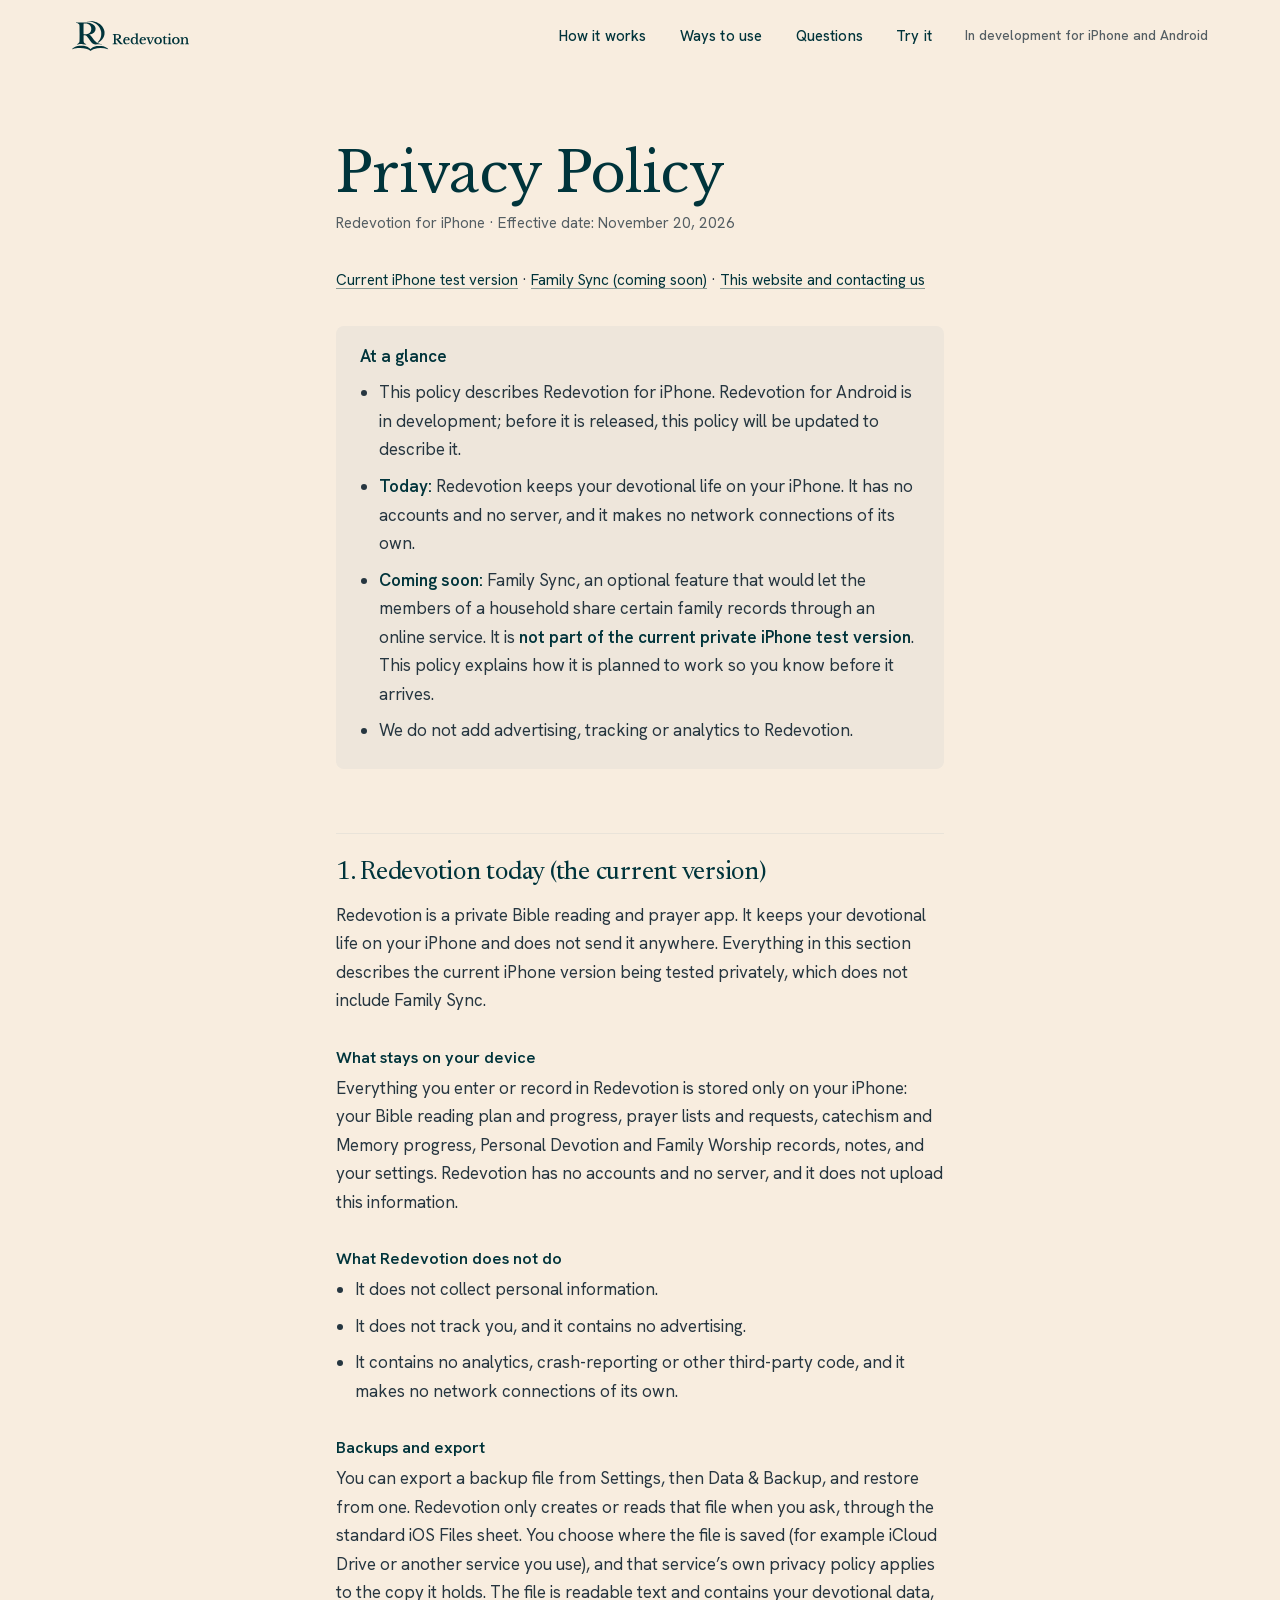
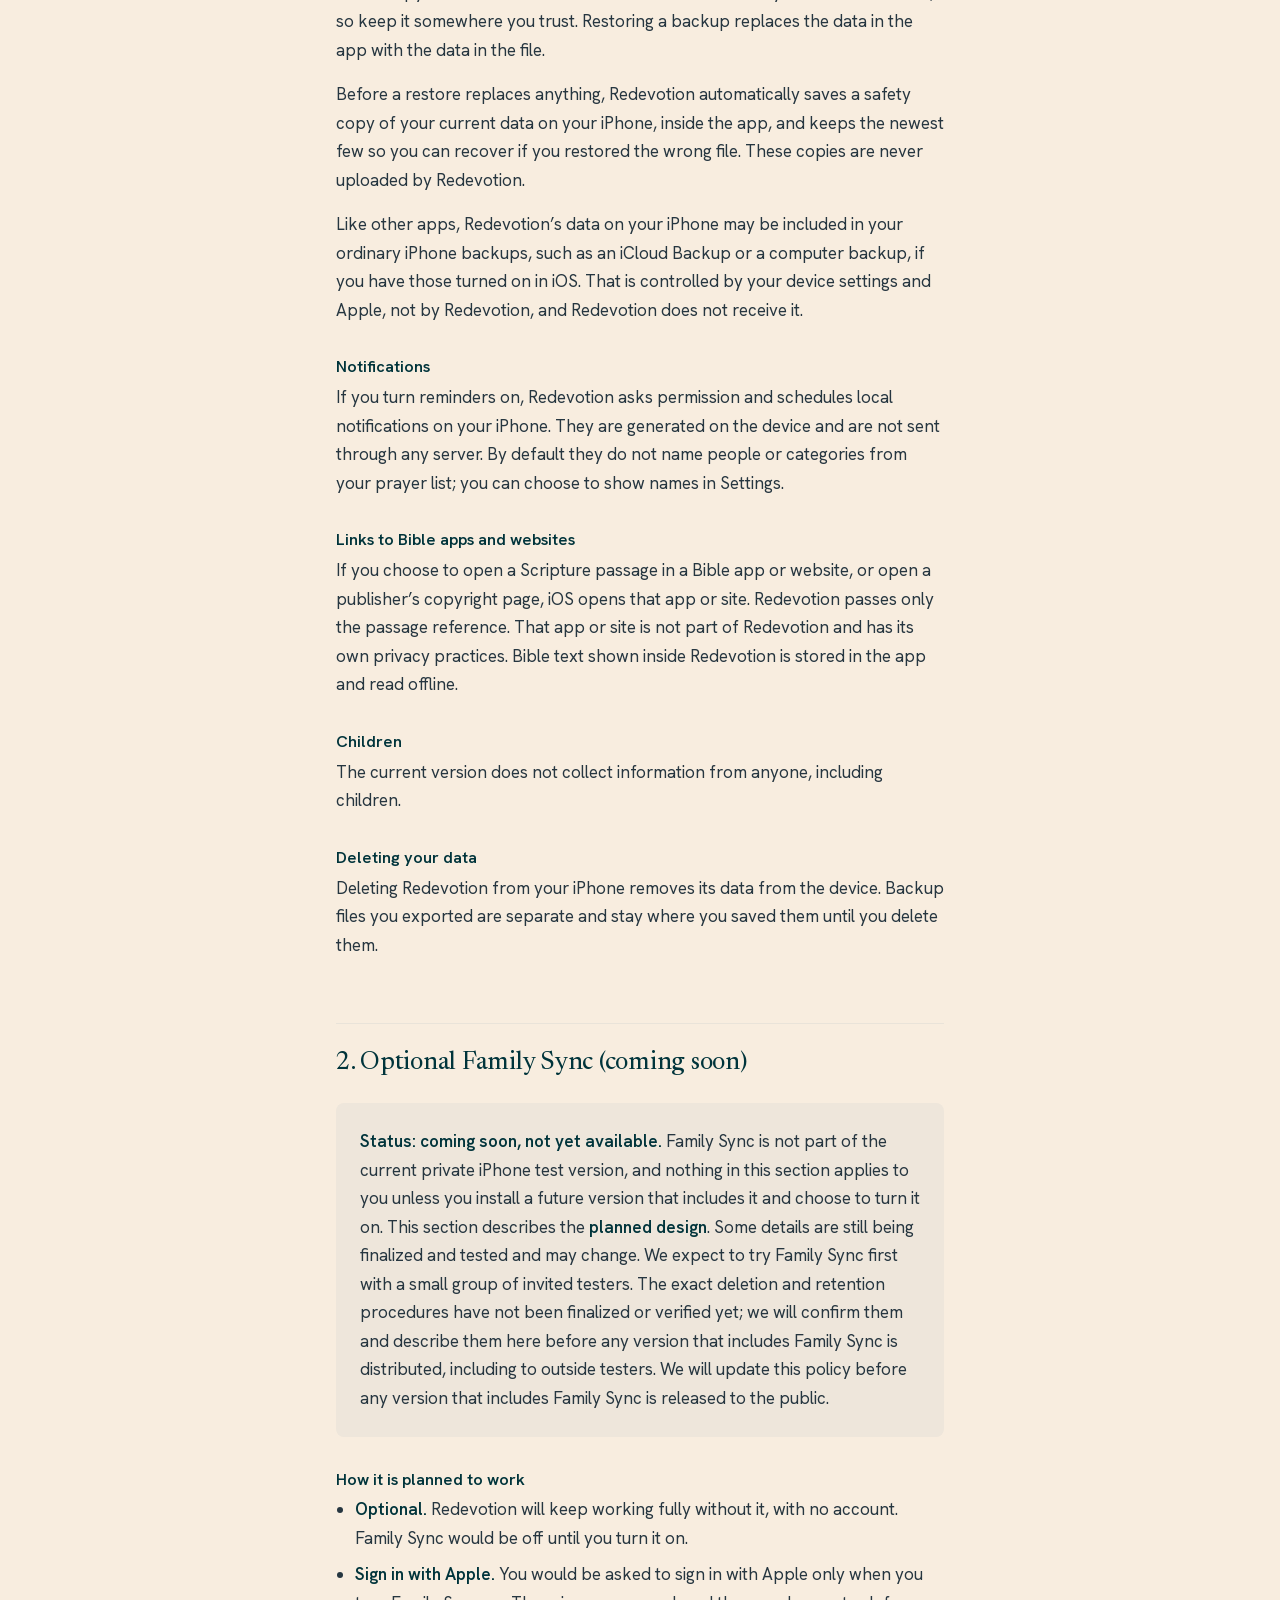
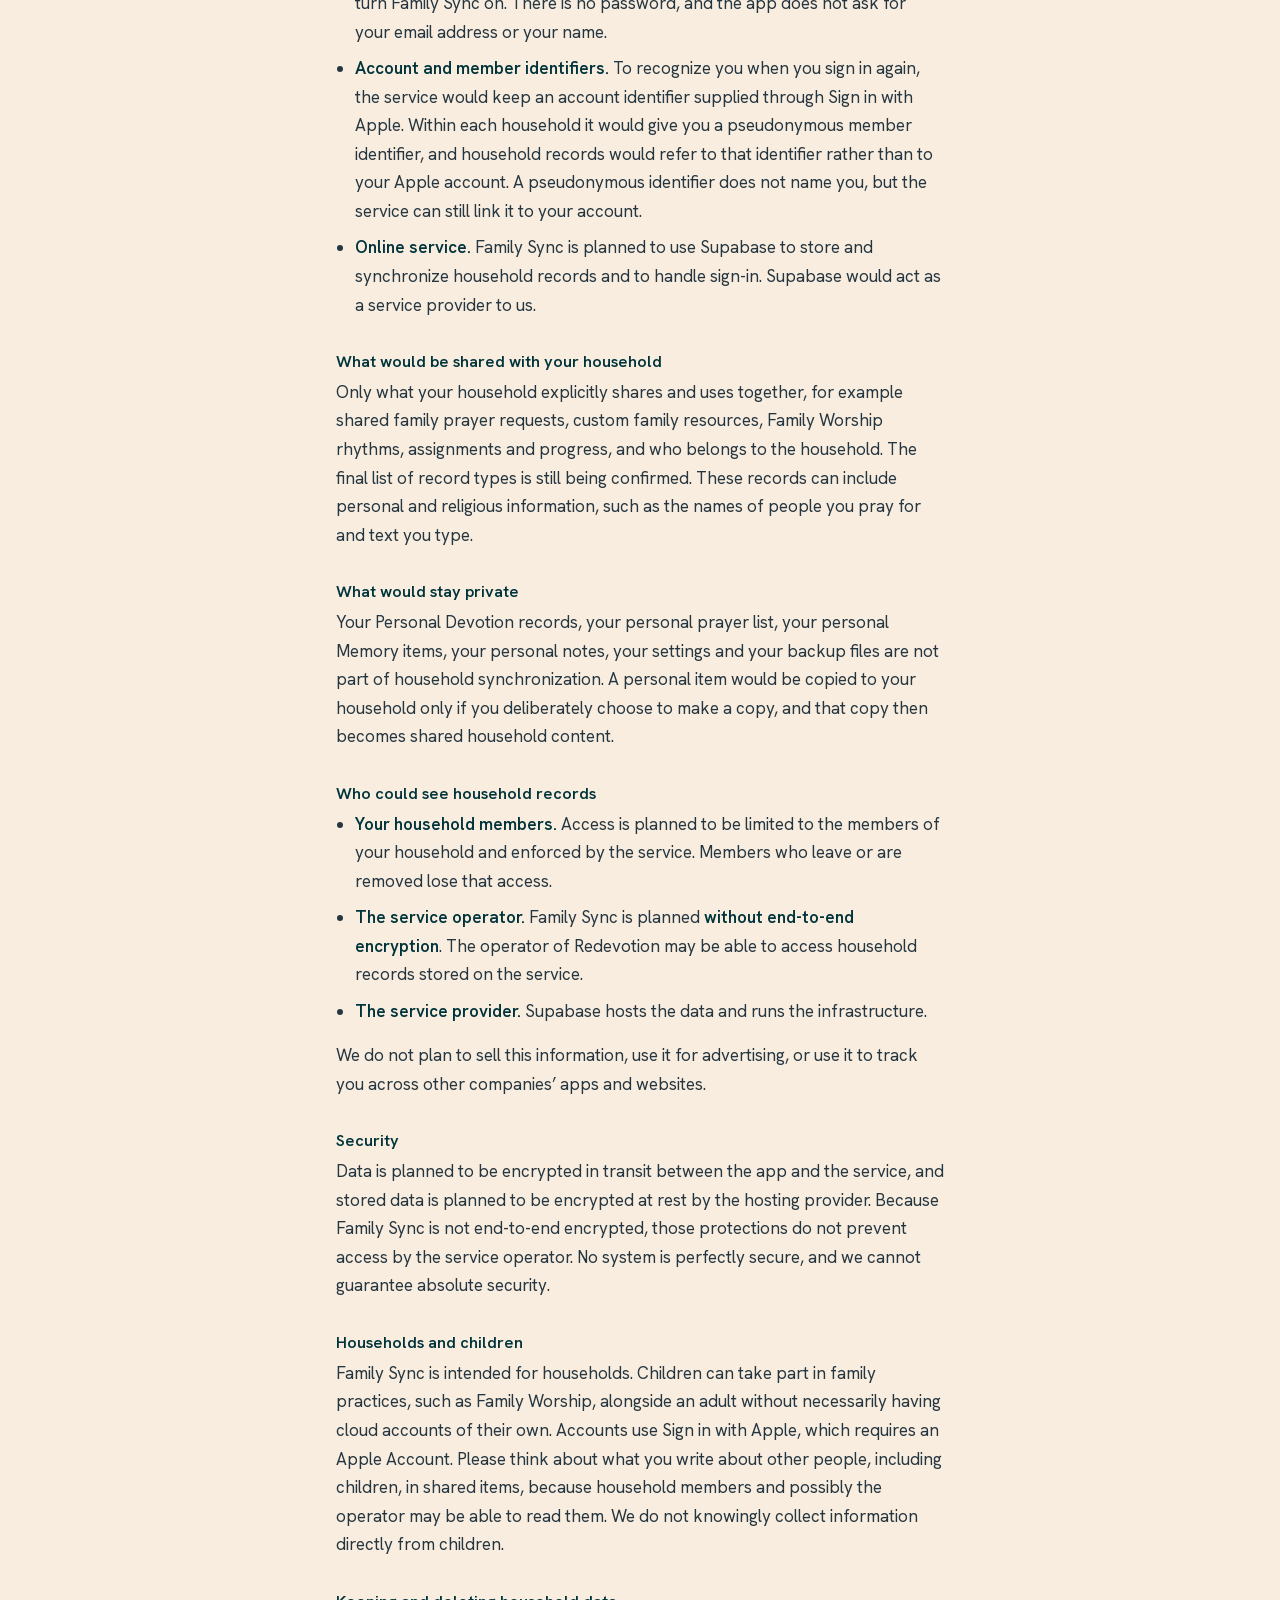
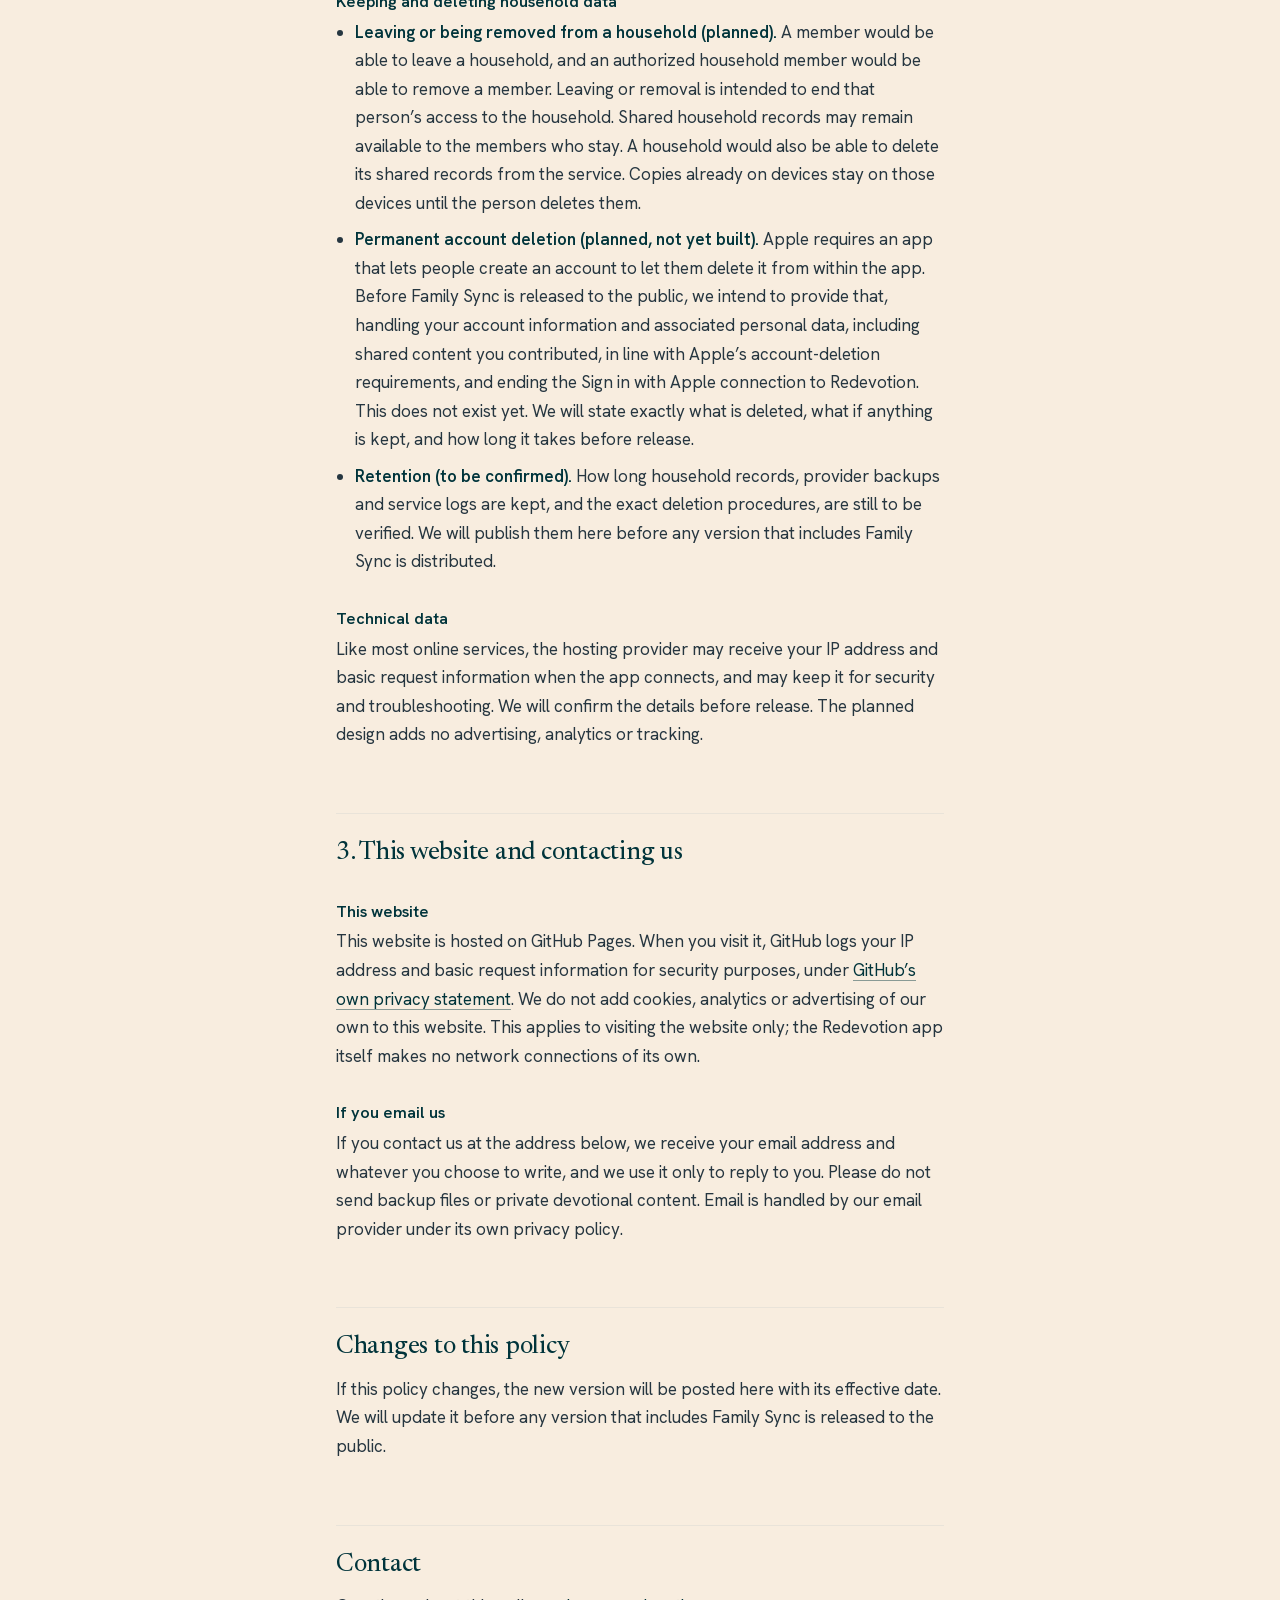
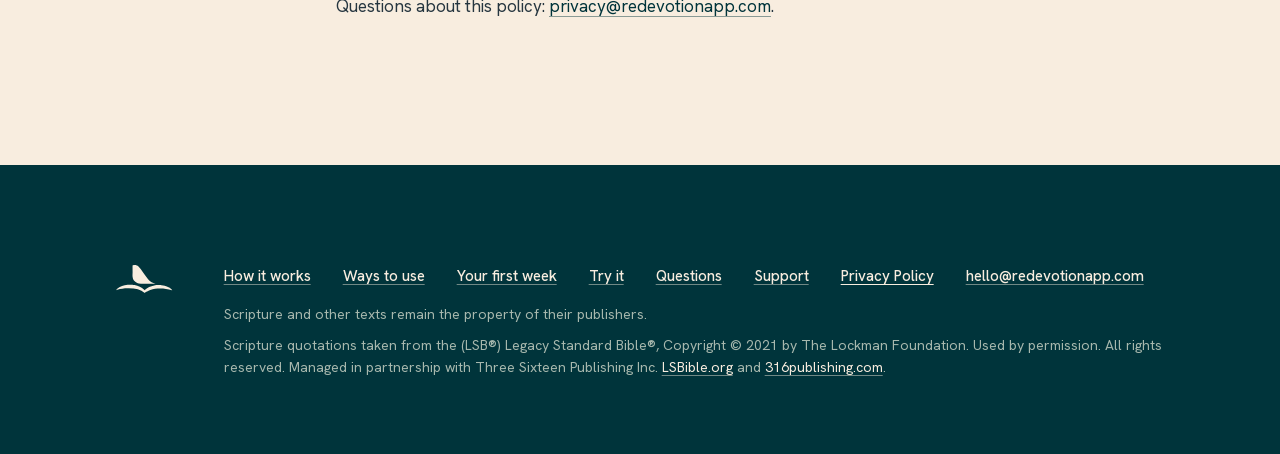
<file: privacy.html>
<!DOCTYPE html><html lang="en-US" class="_6ZS5gq_variable zIuUAq_variable W06g6q_variable"><head><meta charSet="utf-8"/><meta name="viewport" content="width=device-width, initial-scale=1"/><link rel="preload" href="/_next/static/media/61e56fd33ece1ad8-s.p.0op912u62qdhl.woff2" as="font" crossorigin="" type="font/woff2"/><link rel="preload" href="/_next/static/media/b8dfa3d21eb22018-s.p.3lxpqujs87tck.woff2" as="font" crossorigin="" type="font/woff2"/><link rel="preload" href="/_next/static/media/cf9a11b6772b9533-s.p.1elj1f4z6aq4a.woff2" as="font" crossorigin="" type="font/woff2"/><link rel="preload" as="image" href="/brand/header-primary-teal.svg"/><link rel="preload" as="image" href="/brand/header-primary-ivory.svg"/><link rel="preload" as="image" href="/brand/header-compact-teal.svg"/><link rel="preload" as="image" href="/brand/header-compact-ivory.svg"/><link rel="preload" href="/brand/stamp-ivory.svg" as="image"/><link rel="stylesheet" href="/_next/static/chunks/0h005a3xu4-ry.css" data-precedence="next"/><link rel="stylesheet" href="/_next/static/chunks/30cfpakkfz1fy.css" data-precedence="next"/><link rel="preload" as="script" fetchPriority="low" href="/_next/static/chunks/0j1we3cwg31qe.js"/><script src="/_next/static/chunks/1cuyxw6v18rxx.js" async=""></script><script src="/_next/static/chunks/39_j1bdzreq0m.js" async=""></script><script src="/_next/static/chunks/turbopack-2u1d16houkiyo.js" async=""></script><script src="/_next/static/chunks/3qfy96eoyh-ek.js" async=""></script><script src="/_next/static/chunks/1zy1kmz7bxk-i.js" async=""></script><meta name="theme-color" content="#F3F0E4" media="(prefers-color-scheme: light)"/><meta name="theme-color" content="#18242A" media="(prefers-color-scheme: dark)"/><title>Privacy Policy · Redevotion</title><meta name="description" content="Privacy policy for Redevotion for iPhone: your devotional data stays on your phone, with no account and no server. Redevotion for Android is in development. Includes advance notice of optional Family Sync, which is not yet available."/><link rel="manifest" href="/site.webmanifest"/><meta name="robots" content="index, follow, max-image-preview:large"/><link rel="canonical" href="https://redevotionapp.com/privacy.html"/><meta property="og:title" content="Privacy Policy · Redevotion"/><meta property="og:description" content="Privacy policy for Redevotion for iPhone: your devotional data stays on your phone, with no account and no server. Redevotion for Android is in development. Includes advance notice of optional Family Sync, which is not yet available."/><meta property="og:url" content="https://redevotionapp.com/privacy.html"/><meta property="og:site_name" content="Redevotion"/><meta property="og:locale" content="en_US"/><meta property="og:image" content="https://redevotionapp.com/og-image-1200x630.png"/><meta property="og:image:width" content="1200"/><meta property="og:image:height" content="630"/><meta property="og:image:alt" content="Redevotion logo on deep teal"/><meta property="og:type" content="website"/><meta name="twitter:card" content="summary_large_image"/><meta name="twitter:title" content="Privacy Policy · Redevotion"/><meta name="twitter:description" content="Privacy policy for Redevotion for iPhone: your devotional data stays on your phone, with no account and no server. Redevotion for Android is in development. Includes advance notice of optional Family Sync, which is not yet available."/><meta name="twitter:image" content="https://redevotionapp.com/og-image-1200x630.png"/><meta name="twitter:image:alt" content="Redevotion logo on deep teal"/><meta name="twitter:image:width" content="1200"/><meta name="twitter:image:height" content="630"/><link rel="icon" href="/favicon.ico" sizes="48x48"/><link rel="icon" href="/favicon.svg" type="image/svg+xml"/><link rel="apple-touch-icon" href="/apple-touch-icon.png"/><meta name="next-size-adjust" content=""/><script src="/_next/static/chunks/0cz1d0mv5g_q7.js" noModule=""></script></head><body><div hidden=""><!--$--><!--/$--></div><div class="jXgtnq_page"><a class="skip-link" href="#main">Skip to content</a><header class="U0do9a_header" data-tone="paper" data-raised="false" data-scheme="auto"><a class="U0do9a_brand" href="/" aria-label="Redevotion, home"><span class="U0do9a_lockup U0do9a_wideOnly" aria-hidden="true"><img class="U0do9a_teal" src="/brand/header-primary-teal.svg" width="117" height="30" alt="" aria-hidden="true" draggable="false" style="display:block;width:117px;height:30px"/><img class="U0do9a_ivory" src="/brand/header-primary-ivory.svg" width="117" height="30" alt="" aria-hidden="true" draggable="false" style="display:block;width:117px;height:30px"/></span><span class="U0do9a_lockup U0do9a_narrowOnly" aria-hidden="true"><img class="U0do9a_teal" src="/brand/header-compact-teal.svg" width="107" height="24" alt="" aria-hidden="true" draggable="false" style="display:block;width:107px;height:24px"/><img class="U0do9a_ivory" src="/brand/header-compact-ivory.svg" width="107" height="24" alt="" aria-hidden="true" draggable="false" style="display:block;width:107px;height:24px"/></span></a><nav class="U0do9a_nav" aria-label="Primary"><a class="U0do9a_link" href="/how-it-works.html">How it works</a><a class="U0do9a_link" href="/ways-to-use.html">Ways to use</a><a class="U0do9a_link" href="/faq.html">Questions</a><a class="U0do9a_link" href="/try.html">Try it</a><span class="U0do9a_status" data-variant="header">In development for iPhone and Android</span></nav><button type="button" class="U0do9a_menuButton" aria-expanded="false" aria-controls="site-menu">Menu</button><div class="U0do9a_menu" id="site-menu" hidden=""><nav aria-label="Menu"><ul class="U0do9a_menuList"><li><a href="/how-it-works.html">How it works</a></li><li><a href="/ways-to-use.html">Ways to use</a></li><li><a href="/faq.html">Questions</a></li><li><a href="/try.html">Try it</a></li></ul><ul class="U0do9a_menuMinor"><li><a href="/first-week.html">Your first week</a></li><li><a href="/support.html">Support</a></li><li><a href="/privacy.html" aria-current="page">Privacy</a></li><li><a href="mailto:hello@redevotionapp.com">Write to us</a></li></ul><p class="U0do9a_menuStatus">In development for iPhone and Android.</p></nav></div></header><main id="main" tabindex="-1" class="jXgtnq_main"><article class="jXgtnq_legal"><h1>Privacy Policy</h1>
<p class="meta">Redevotion for iPhone · Effective date: November 20, 2026</p>
<p class="jump"><a href="#today">Current iPhone test version</a> · <a href="#family-sync">Family Sync (coming soon)</a> · <a href="#website">This website and contacting us</a></p>

<div class="note"><strong>At a glance</strong>
<ul>
<li>This policy describes Redevotion for iPhone. Redevotion for Android is in development; before it is released, this policy will be updated to describe it.</li>
<li><strong>Today:</strong> Redevotion keeps your devotional life on your iPhone. It has no accounts and no server, and it makes no network connections of its own.</li>
<li><strong>Coming soon:</strong> Family Sync, an optional feature that would let the members of a household share certain family records through an online service. It is <strong>not part of the current private iPhone test version</strong>. This policy explains how it is planned to work so you know before it arrives.</li>
<li>We do not add advertising, tracking or analytics to Redevotion.</li>
</ul></div>

<h2 id="today">1. Redevotion today (the current version)</h2>
<p>Redevotion is a private Bible reading and prayer app. It keeps your devotional life on your iPhone and does not send it anywhere. Everything in this section describes the current iPhone version being tested privately, which does not include Family Sync.</p>

<h3>What stays on your device</h3>
<p>Everything you enter or record in Redevotion is stored only on your iPhone: your Bible reading plan and progress, prayer lists and requests, catechism and Memory progress, Personal Devotion and Family Worship records, notes, and your settings. Redevotion has no accounts and no server, and it does not upload this information.</p>

<h3>What Redevotion does not do</h3>
<ul><li>It does not collect personal information.</li><li>It does not track you, and it contains no advertising.</li><li>It contains no analytics, crash-reporting or other third-party code, and it makes no network connections of its own.</li></ul>

<h3>Backups and export</h3>
<p>You can export a backup file from Settings, then Data &amp; Backup, and restore from one. Redevotion only creates or reads that file when you ask, through the standard iOS Files sheet. You choose where the file is saved (for example iCloud Drive or another service you use), and that service&rsquo;s own privacy policy applies to the copy it holds. The file is readable text and contains your devotional data, so keep it somewhere you trust. Restoring a backup replaces the data in the app with the data in the file.</p>
<p>Before a restore replaces anything, Redevotion automatically saves a safety copy of your current data on your iPhone, inside the app, and keeps the newest few so you can recover if you restored the wrong file. These copies are never uploaded by Redevotion.</p>
<p>Like other apps, Redevotion&rsquo;s data on your iPhone may be included in your ordinary iPhone backups, such as an iCloud Backup or a computer backup, if you have those turned on in iOS. That is controlled by your device settings and Apple, not by Redevotion, and Redevotion does not receive it.</p>

<h3>Notifications</h3>
<p>If you turn reminders on, Redevotion asks permission and schedules local notifications on your iPhone. They are generated on the device and are not sent through any server. By default they do not name people or categories from your prayer list; you can choose to show names in Settings.</p>

<h3>Links to Bible apps and websites</h3>
<p>If you choose to open a Scripture passage in a Bible app or website, or open a publisher&rsquo;s copyright page, iOS opens that app or site. Redevotion passes only the passage reference. That app or site is not part of Redevotion and has its own privacy practices. Bible text shown inside Redevotion is stored in the app and read offline.</p>

<h3>Children</h3>
<p>The current version does not collect information from anyone, including children.</p>

<h3>Deleting your data</h3>
<p>Deleting Redevotion from your iPhone removes its data from the device. Backup files you exported are separate and stay where you saved them until you delete them.</p>

<h2 id="family-sync">2. Optional Family Sync (coming soon)</h2>
<div class="note"><p><strong>Status: coming soon, not yet available.</strong> Family Sync is not part of the current private iPhone test version, and nothing in this section applies to you unless you install a future version that includes it and choose to turn it on. This section describes the <strong>planned design</strong>. Some details are still being finalized and tested and may change. We expect to try Family Sync first with a small group of invited testers. The exact deletion and retention procedures have not been finalized or verified yet; we will confirm them and describe them here before any version that includes Family Sync is distributed, including to outside testers. We will update this policy before any version that includes Family Sync is released to the public.</p></div>

<h3>How it is planned to work</h3>
<ul>
<li><strong>Optional.</strong> Redevotion will keep working fully without it, with no account. Family Sync would be off until you turn it on.</li>
<li><strong>Sign in with Apple.</strong> You would be asked to sign in with Apple only when you turn Family Sync on. There is no password, and the app does not ask for your email address or your name.</li>
<li><strong>Account and member identifiers.</strong> To recognize you when you sign in again, the service would keep an account identifier supplied through Sign in with Apple. Within each household it would give you a pseudonymous member identifier, and household records would refer to that identifier rather than to your Apple account. A pseudonymous identifier does not name you, but the service can still link it to your account.</li>
<li><strong>Online service.</strong> Family Sync is planned to use Supabase to store and synchronize household records and to handle sign-in. Supabase would act as a service provider to us.</li>
</ul>

<h3>What would be shared with your household</h3>
<p>Only what your household explicitly shares and uses together, for example shared family prayer requests, custom family resources, Family Worship rhythms, assignments and progress, and who belongs to the household. The final list of record types is still being confirmed. These records can include personal and religious information, such as the names of people you pray for and text you type.</p>

<h3>What would stay private</h3>
<p>Your Personal Devotion records, your personal prayer list, your personal Memory items, your personal notes, your settings and your backup files are not part of household synchronization. A personal item would be copied to your household only if you deliberately choose to make a copy, and that copy then becomes shared household content.</p>

<h3>Who could see household records</h3>
<ul>
<li><strong>Your household members.</strong> Access is planned to be limited to the members of your household and enforced by the service. Members who leave or are removed lose that access.</li>
<li><strong>The service operator.</strong> Family Sync is planned <strong>without end-to-end encryption</strong>. The operator of Redevotion may be able to access household records stored on the service.</li>
<li><strong>The service provider.</strong> Supabase hosts the data and runs the infrastructure.</li>
</ul>
<p>We do not plan to sell this information, use it for advertising, or use it to track you across other companies&rsquo; apps and websites.</p>

<h3>Security</h3>
<p>Data is planned to be encrypted in transit between the app and the service, and stored data is planned to be encrypted at rest by the hosting provider. Because Family Sync is not end-to-end encrypted, those protections do not prevent access by the service operator. No system is perfectly secure, and we cannot guarantee absolute security.</p>

<h3>Households and children</h3>
<p>Family Sync is intended for households. Children can take part in family practices, such as Family Worship, alongside an adult without necessarily having cloud accounts of their own. Accounts use Sign in with Apple, which requires an Apple Account. Please think about what you write about other people, including children, in shared items, because household members and possibly the operator may be able to read them. We do not knowingly collect information directly from children.</p>

<h3>Keeping and deleting household data</h3>
<ul>
<li><strong>Leaving or being removed from a household (planned).</strong> A member would be able to leave a household, and an authorized household member would be able to remove a member. Leaving or removal is intended to end that person&rsquo;s access to the household. Shared household records may remain available to the members who stay. A household would also be able to delete its shared records from the service. Copies already on devices stay on those devices until the person deletes them.</li>
<li><strong>Permanent account deletion (planned, not yet built).</strong> Apple requires an app that lets people create an account to let them delete it from within the app. Before Family Sync is released to the public, we intend to provide that, handling your account information and associated personal data, including shared content you contributed, in line with Apple&rsquo;s account-deletion requirements, and ending the Sign in with Apple connection to Redevotion. This does not exist yet. We will state exactly what is deleted, what if anything is kept, and how long it takes before release.</li>
<li><strong>Retention (to be confirmed).</strong> How long household records, provider backups and service logs are kept, and the exact deletion procedures, are still to be verified. We will publish them here before any version that includes Family Sync is distributed.</li>
</ul>

<h3>Technical data</h3>
<p>Like most online services, the hosting provider may receive your IP address and basic request information when the app connects, and may keep it for security and troubleshooting. We will confirm the details before release. The planned design adds no advertising, analytics or tracking.</p>

<h2 id="website">3. This website and contacting us</h2>
<h3>This website</h3>
<p>This website is hosted on GitHub Pages. When you visit it, GitHub logs your IP address and basic request information for security purposes, under <a href="https://docs.github.com/en/site-policy/privacy-policies/github-general-privacy-statement">GitHub&rsquo;s own privacy statement</a>. We do not add cookies, analytics or advertising of our own to this website. This applies to visiting the website only; the Redevotion app itself makes no network connections of its own.</p>
<h3>If you email us</h3>
<p>If you contact us at the address below, we receive your email address and whatever you choose to write, and we use it only to reply to you. Please do not send backup files or private devotional content. Email is handled by our email provider under its own privacy policy.</p>

<h2>Changes to this policy</h2>
<p>If this policy changes, the new version will be posted here with its effective date. We will update it before any version that includes Family Sync is released to the public.</p>

<h2>Contact</h2>
<p>Questions about this policy: <a href="mailto:privacy@redevotionapp.com">privacy@redevotionapp.com</a>.</p></article></main><footer class="_EUJ1W_footer on-field" data-tone="field"><div class="_EUJ1W_inner"><img class="_EUJ1W_stamp" src="/brand/stamp-ivory.svg" width="64" height="36" alt="" aria-hidden="true" draggable="false" style="display:block;width:64px;height:36px"/><nav class="_EUJ1W_links" aria-label="Footer"><a class="link" href="/how-it-works.html">How it works</a><a class="link" href="/ways-to-use.html">Ways to use</a><a class="link" href="/first-week.html">Your first week</a><a class="link" href="/try.html">Try it</a><a class="link" href="/faq.html">Questions</a><a class="link" href="/support.html">Support</a><a class="link" href="/privacy.html" aria-current="page">Privacy Policy</a><a class="link" href="mailto:hello@redevotionapp.com">hello@redevotionapp.com</a></nav><div class="_EUJ1W_notes"><p class="_EUJ1W_note">Scripture and other texts remain the property of their publishers.</p><p class="_EUJ1W_note">Scripture quotations taken from the (LSB®) Legacy Standard Bible®, Copyright © 2021 by The Lockman Foundation. Used by permission. All rights reserved. Managed in partnership with Three Sixteen Publishing Inc. <a class="link" href="https://www.lsbible.org/">LSBible.org</a> and <a class="link" href="https://316publishing.com/">316publishing.com</a>.</p></div></div></footer></div><!--$--><!--/$--><script id="_R_">(globalThis["TURBOPACK"] || (globalThis["TURBOPACK"] = [])).push({"otherChunks":["static/chunks/0j1we3cwg31qe.js","static/chunks/1cuyxw6v18rxx.js","static/chunks/39_j1bdzreq0m.js"],"runtimeModuleIds":[94553]});</script><script src="/_next/static/chunks/0j1we3cwg31qe.js" async=""></script><script>(self.__next_f=self.__next_f||[]).push([0])</script><script>self.__next_f.push([1,"1:\"$Sreact.fragment\"\n2:\"/_next/static/chunks/3qfy96eoyh-ek.js\"\n3:I[39756,[\"$2\"],\"default\"]\n4:I[37457,[\"$2\"],\"default\"]\n5:\"/_next/static/chunks/1zy1kmz7bxk-i.js\"\n6:I[18013,[\"$2\",\"$5\"],\"default\"]\ne:\"ViewportBoundary\"\nf:I[97367,[\"$2\"],\"$e\"]\n11:\"MetadataBoundary\"\n12:I[97367,[\"$2\"],\"$11\"]\n13:\"$Sreact.suspense\"\n15:I[68027,[\"$2\"],\"default\",1]\n:HL[\"/_next/static/chunks/0h005a3xu4-ry.css\",\"style\"]\n:HL[\"/_next/static/chunks/30cfpakkfz1fy.css\",\"style\"]\n:HL[\"/_next/static/media/61e56fd33ece1ad8-s.p.0op912u62qdhl.woff2\",\"font\",{\"crossOrigin\":\"\",\"type\":\"font/woff2\"}]\n:HL[\"/_next/static/media/b8dfa3d21eb22018-s.p.3lxpqujs87tck.woff2\",\"font\",{\"crossOrigin\":\"\",\"type\":\"font/woff2\"}]\n:HL[\"/_next/static/media/cf9a11b6772b9533-s.p.1elj1f4z6aq4a.woff2\",\"font\",{\"crossOrigin\":\"\",\"type\":\"font/woff2\"}]\n:HL[\"/brand/stamp-ivory.svg\",\"image\"]\n8:X\na:T2cd2,\u003ch1\u003ePrivacy Policy\u003c/h1\u003e\n\u003cp class=\"meta\"\u003eRedevotion for iPhone · Effective date: November 20, 2026\u003c/p\u003e\n\u003cp class=\"jump\"\u003e\u003ca href=\"#today\"\u003eCurrent iPhone test version\u003c/a\u003e · \u003ca href=\"#family-sync\"\u003eFamily Sync (coming soon)\u003c/a\u003e · \u003ca href=\"#website\"\u003eThis website and contacting us\u003c/a\u003e\u003c/p\u003e\n\n\u003cdiv class=\"note\"\u003e\u003cstrong\u003eAt a glance\u003c/strong\u003e\n\u003cul\u003e\n\u003cli\u003eThis policy describes Redevotion for iPhone. Redevotion for Android is in development; before it is released, this policy will be updated to describe it.\u003c/li\u003e\n\u003cli\u003e\u003cstrong\u003eToday:\u003c/strong\u003e Redevotion keeps your devotional life on your iPhone. It has no accounts and no server, and it makes no network connections of its own.\u003c/li\u003e\n\u003cli\u003e\u003cstrong\u003eComing soon:\u003c/strong\u003e Family Sync, an optional feature that would let the members of a household share certain family records through an online service. It is \u003cstrong\u003enot part of the current private iPhone test version\u003c/strong\u003e. This policy explains how it is planned to work so you know before it arrives.\u003c/li\u003e\n\u003cli\u003eWe do not add advertising, tracking or analytics to Redevotion.\u003c/li\u003e\n\u003c/ul\u003e\u003c/div\u003e\n\n\u003ch2 id=\"today\"\u003e1. Redevotion today (the current version)\u003c/h2\u003e\n\u003cp\u003eRedevotion is a private Bible reading and prayer app. It keeps your devotional life on your iPhone and does not send it anywhere. Everything in this section describes the current iPhone version being tested privately, which does not include Family Sync.\u003c/p\u003e\n\n\u003ch3\u003eWhat stays on your device\u003c/h3\u003e\n\u003cp\u003eEverything you enter or record in Redevotion is stored only on your iPhone: your Bible reading plan and progress, prayer lists and requests, catechism and Memory progress, Personal Devotion and Family Worship records, notes, and your settings. Redevotion has no accounts and no server, and it does not upload this information.\u003c/p\u003e\n\n\u003ch3\u003eWhat Redevotion does not do\u003c/h3\u003e\n\u003cul\u003e\u003cli\u003eIt does not collect personal information.\u003c/li\u003e\u003cli\u003eIt does not track you, and it contains no advertising.\u003c/li\u003e\u003cli\u003eIt contains no analytics, crash-reporting or other third-party code, and it makes no network connections of its own.\u003c/li\u003e\u003c/ul\u003e\n\n\u003ch3\u003eBackups and export\u003c/h3\u003e\n\u003cp\u003eYou can export a backup file from Settings, then Data \u0026amp; Backup, and restore from one. Redevotion only creates or reads that file when you ask, through the standard iOS Files sheet. You choose where the file is saved (for example iCloud Drive or another service you use), and that service\u0026rsquo;s own privacy policy applies to the copy it holds. The file is readable text and contains your devotional data, so keep it somewhere you trust. Restoring a backup replaces the data in the app with the data in the file.\u003c/p\u003e\n\u003cp\u003eBefore a restore replaces anything, Redevotion automatically saves a safety copy of your current data on your iPhone, inside the app, and keeps the newest few so you can recover if you restored the wrong file. These copies are never uploaded by Redevotion.\u003c/p\u003e\n\u003cp\u003eLike other apps, Redevotion\u0026rsquo;s data on your iPhone may be included in your ordinary iPhone backups, such as an iCloud Backup or a computer backup, if you have those turned on in iOS. That is controlled by your device settings and Apple, not by Redevotion, and Redevotion does not receive it.\u003c/p\u003e\n\n\u003ch3\u003eNotifications\u003c/h3\u003e\n\u003cp\u003eIf you turn reminders on, Redevotion asks permission and schedules local notifications on your iPhone. They are generated on the device and are not sent through any server. By default they do not name people or categories from your prayer list; you can choose to show names in Settings.\u003c/p\u003e\n\n\u003ch3\u003eLinks to Bible apps and websites\u003c/h3\u003e\n\u003cp\u003eIf you choose to open a Scripture passage in a Bible app or website, or open a publisher\u0026rsquo;s copyright page, iOS opens that app or site. Redevotion passes only the passage reference. That app or site is not part of Redevotion and has its own privacy practices. Bible text shown inside Redevotion is stored in the app and read offline.\u003c/p\u003e\n\n\u003ch3\u003eChildren\u003c/h3\u003e\n\u003cp\u003eThe current version does not collect information from anyone, including children.\u003c/p\u003e\n\n\u003ch3\u003eDeleting your data\u003c/h3\u003e\n\u003cp\u003eDeleting Redevotion from your iPhone removes its data from the device. Backup files you exported are separate and stay where you saved them until you delete them.\u003c/p\u003e\n\n\u003ch2 id=\"family-sync\"\u003e2. Optional Family Sync (coming soon)\u003c/h2\u003e\n\u003cdiv class=\"note\"\u003e\u003cp\u003e\u003cstrong\u003eStatus: coming soon, not yet available.\u003c/strong\u003e Family Sync is not part of the current private iPhone test version, and nothing in this section applies to you unless you install a future version that includes it and choose to turn it on. This section describes the \u003cstrong\u003eplanned design\u003c/strong\u003e. Some details are still being finalized and tested and may change. We expect to try Family Sync first with a small group of invited testers. The exact deletion and retention procedures have not been finalized or verified yet; we will confirm them and describe them here before any version that includes Family Sync is distributed, including to outside testers. We will update this policy before any version that includes Family Sync is released to the public.\u003c/p\u003e\u003c/div\u003e\n\n\u003ch3\u003eHow it is planned to work\u003c/h3\u003e\n\u003cul\u003e\n\u003cli\u003e\u003cstrong\u003eOptional.\u003c/strong\u003e Redevotion will keep working fully without it, with no account. Family Sync would be off until you turn it on.\u003c/li\u003e\n\u003cli\u003e\u003cstrong\u003eSign in with Apple.\u003c/strong\u003e You would be asked to sign in with Apple only when you turn Family Sync on. There is no password, and the app does not ask for your email address or your name.\u003c/li\u003e\n\u003cli\u003e\u003cstrong\u003eAccount and member identifiers.\u003c/strong\u003e To recognize you when you sign in again, the service would keep an account identifier supplied through Sign in with Apple. Within each household it would give you a pseudonymous member identifier, and household records would refer to that identifier rather than to your Apple account. A pseudonymous identifier does not name you, but the service can still link it to your account.\u003c/li\u003e\n\u003cli\u003e\u003cstrong\u003eOnline service.\u003c/strong\u003e Family Sync is planned to use Supabase to store and synchronize household records and to handle sign-in. Supabase would act as a service provider to us.\u003c/li\u003e\n\u003c/ul\u003e\n\n\u003ch3\u003eWhat would be shared with your household\u003c/h3\u003e\n\u003cp\u003eOnly what your household explicitly shares and uses together, for example shared family prayer requests, custom family resources, Family Worship rhythms, assignments and progress, and who belongs to the household. The final list of record types is still being confirmed. These records can include personal and religious information, such as the names of people you pray for and text you type.\u003c/p\u003e\n\n\u003ch3\u003eWhat would stay private\u003c/h3\u003e\n\u003cp\u003eYour Personal Devotion records, your personal prayer list, your personal Memory items, your personal notes, your settings and your backup files are not part of household synchronization. A personal item would be copied to your household only if you deliberately choose to make a copy, and that copy then becomes shared household content.\u003c/p\u003e\n\n\u003ch3\u003eWho could see household records\u003c/h3\u003e\n\u003cul\u003e\n\u003cli\u003e\u003cstrong\u003eYour household members.\u003c/strong\u003e Access is planned to be limited to the members of your household and enforced by the service. Members who leave or are removed lose that access.\u003c/li\u003e\n\u003cli\u003e\u003cstrong\u003eThe service operator.\u003c/strong\u003e Family Sync is planned \u003cstrong\u003ewithout end-to-end encryption\u003c/strong\u003e. The operator of Redevotion may be able to access household records stored on the service.\u003c/li\u003e\n\u003cli\u003e\u003cstrong\u003eThe service provider.\u003c/strong\u003e Supabase hosts the data and runs the infrastructure.\u003c/li\u003e\n\u003c/ul\u003e\n\u003cp\u003eWe do not plan to sell this information, use it for advertising, or use it to track you across other companies\u0026rsquo; apps and websites.\u003c/p\u003e\n\n\u003ch3\u003eSecurity\u003c/h3\u003e\n\u003cp\u003eData is planned to be encrypted in transit between the app and the service, and stored data is planned to be encrypted at rest by the hosting provider. Because Family Sync is not end-to-end encrypted, those protections do not prevent access by the service operator. No system is perfectly secure, and we cannot guarantee absolute security.\u003c/p\u003e\n\n\u003ch3\u003eHouseholds and children\u003c/h3\u003e\n\u003cp\u003eFamily Sync is intended for households. Children can take part in family practices, such as Family Worship, alongside an adult without necessarily having cloud accounts of their own. Accounts use Sign in with Apple, which requires an Apple Account. Please think about what you write about other people, including children, in shared items, because household members and possibly the operator may be able to read them. We do not knowingly collect information directly from children.\u003c/p\u003e\n\n\u003ch3\u003eKeeping and deleting household data\u003c/h3\u003e\n\u003cul\u003e\n\u003cli\u003e\u003cstrong\u003eLeaving or being removed from a household (planned).\u003c/strong\u003e A member would be able to leave a household, and an authorized household member would be able to remove a member. Leaving or removal is intended to end that person\u0026rsquo;s access to the household. Shared household records may remain available to the members who stay. A household would also be able to delete its shared records from the service. Copies already on devices stay on those devices until the person deletes them.\u003c/li\u003e\n\u003cli\u003e\u003cstrong\u003ePermanent account deletion (planned, not yet built).\u003c/strong\u003e Apple requires an app that lets people create an account to let them delete it from within the app. Before Family Sync is released to the public, we intend to provide that, handling your account information and associated personal data, including shared content you contributed, in line with Apple\u0026rsquo;s account-deletion requirements, and ending the Sign in with Apple connection to Redevotion. This does not exist yet. We will state exactly what is deleted, what if anything is kept, and how long it takes before release.\u003c/li\u003e\n\u003cli\u003e\u003cstrong\u003eRetention (to be confirmed).\u003c/strong\u003e How long household records, provider backups and service logs are kept, and the exact deletion procedures, are still to be verified. We will publish them here before any version that includes Family Sync is distributed.\u003c/li\u003e\n\u003c/ul\u003e\n\n\u003ch3\u003eTechnical data\u003c/h3\u003e\n\u003cp\u003eLike most online services, the hosting provider may receive your IP address and basic request information when the app connects, and may keep it for security and troubleshooting. We will confirm the details before release. The planned design adds no advertising, analytics or tracking.\u003c/p\u003e\n\n\u003ch2 id=\"website\"\u003e3. This website and contacting us\u003c/h2\u003e\n\u003ch3\u003eThis website\u003c/h3\u003e\n\u003cp\u003eThis website is hosted on GitHub Pages. When you visit it, GitHub logs your IP address and basic request information for security purposes, under \u003ca href=\"https://docs.github.com/en/site-policy/privacy-policies/github-general-privacy-statement\"\u003eGitHub\u0026rsquo;s own privacy statement\u003c/a\u003e. We do not add cookies, analytics or advertising of our own to this website. This applies to visiting the website only; the Redevotion app itself makes no network connections of its own.\u003c/p\u003e\n\u003ch3\u003eIf you email us\u003c/h3\u003e\n\u003cp\u003eIf you contact us at the address below, we receive your email address and whatever you choose to write, and we use it only to reply to you. Please do not send backup files or private devotional content. Email is handled by our email provider under its own privacy policy.\u003c/p\u003e\n\n\u003ch2\u003eChanges to this policy\u003c/h2\u003e\n\u003cp\u003eIf this policy changes, the new version will be posted here with its effective date. We will update it before any version that includes Family Sync is released to the public.\u003c/p\u003e\n\n\u003ch2\u003eContact\u003c/h2\u003e\n\u003cp\u003eQuestions about this policy: \u003ca href=\"mailto:privacy@redevotionapp.com\"\u003eprivacy@redevotionapp.com\u003c/a\u003e.\u003c/p\u003e9:[[\"children\",{\"s\":\"__PAGE__\",\"h\":512,\"d\":{\"r\":[\"$\",\"$1\",\"c\",{\"children\":[[\"$\",\"div\",null,{\"className\":\"jXgtnq_page\",\"children\":[[\"$\",\"a\",null,{\"className\":\"skip-link\",\"href\":\"#main\",\"children\":\"Skip to content\"}],[\"$\",\"$L6\",null,{\"homeHref\":\"/\",\"scheme\":\"auto\",\"current\":\"privacy\"}],[\"$\",\"main\",null,{\"id\":\"main\",\"tabIndex\":-1,\"className\":\"jXgtnq_main\",\"children\":[\"$\",\"article\",null,{\"className\":\"jXgtnq_legal\",\"dangerouslySetInnerHTML\":{\"__html\":\"$a\"}}]}],\"$Lb\"]}],[\"$Lc\"],\"$Ld\"]}],\"p\":false,\"v\":null}}]]\n7:[[\"children\",{\"s\":\"privacy\",\"h\":512,\"d\":{\"r\":[\"$\",\"$1\",\"c\",{\"children\":[null,[\"$\",\"$L3\",null,{\"parallelRouterKey\":\"children\",\"error\":\"$undefined\",\"errorStyles\":\"$undefined\",\"errorScripts\":\"$undefined\",\"template\":[\"$\",\"$L4\",null,{}],\"templateStyles\":\"$undefined\",\"templateScripts\":\"$undefined\",\"notFound\":\"$undefined\",\"forbidden\":\"$undefined\",\"unauthorized\":\"$undefined\"}]]}],\"p\":false,\"v\":\"$8\"},\"c\":\"$Q9\"}]]\n0:{\"P\":null,\"c\":[\"\",\"privacy\"],\"q\":\"\",\"i\":false,\"t\":{\"t\":{\"s\":\"\",\"h\":528,\"d\":{\"r\":[\"$\",\"$1\",\"c\",{\"children\":[[[\"$\",\"link\",\"0\",{\"rel\":\"stylesheet\",\"href\":\"/_next/static/chunks/0h005a3xu4-ry.css\",\"precedence\":\"next\",\"crossOrigin\":\"$undefined\",\"nonce\":\"$undefined\"}],[\"$\",\"link\",\"1\",{\"rel\":\"stylesheet\",\"href\":\"/_next/static/chunks/30cfpakkfz1fy.css\",\"precedence\":\"next\",\"crossOrigin\":\"$undefined\",\"nonce\":\"$undefined\"}],[\"$\",\"script\",\"script-0\",{\"src\":\"/_next/static/chunks/3qfy96eoyh-ek.js\",\"async\":true,\"nonce\":\"$undefined\"}]],[\"$\",\"html\",null,{\"lang\":\"en-US\",\"className\":\"_6ZS5gq_variable zIuUAq_variable W06g6q_variable\",\"children\":[\"$\",\"body\",null,{\"children\":[\"$\",\"$L3\",null,{\"parallelRouterKey\":\"children\",\"error\":\"$undefined\",\"errorStyles\":\"$undefined\",\"errorScripts\":\"$undefined\",\"template\":[\"$\",\"$L4\",null,{}],\"templateStyles\":\"$undefined\",\"templateScripts\":\"$undefined\",\"notFound\":[[[\"$\",\"a\",null,{\"className\":\"skip-link\",\"href\":\"#main\",\"children\":\"Skip to content\"}],[\"$\",\"$L6\",null,{\"homeHref\":\"/\",\"current\":\"$undefined\"}],[\"$\",\"main\",null,{\"id\":\"main\",\"tabIndex\":-1,\"className\":\"hu3vsq_main\",\"children\":[[\"$\",\"div\",null,{\"className\":\"hu3vsq_grid\",\"children\":[[\"$\",\"header\",null,{\"className\":\"hu3vsq_head\",\"children\":[[\"$\",\"h1\",null,{\"className\":\"hu3vsq_title\",\"children\":\"This page isn’t in the book\"}],[\"$\",\"div\",null,{\"className\":\"hu3vsq_standfirst\",\"children\":[\"$\",\"p\",null,{\"children\":\"The address may be mistyped, or the page may have moved. These will take you somewhere useful.\"}]}]]}],false,[\"$\",\"div\",null,{\"className\":\"hu3vsq_body\",\"children\":[[],[\"$\",\"nav\",null,{\"className\":\"hu3vsq_onward\",\"aria-label\":\"Where to go next\",\"children\":[[\"$\",\"a\",\"/\",{\"className\":\"hu3vsq_primary\",\"href\":\"/\",\"children\":\"The home page\"}],[\"$\",\"a\",\"/how-it-works.html\",{\"className\":\"link\",\"href\":\"/how-it-works.html\",\"children\":\"How it works\"}],[\"$\",\"a\",\"/try.html\",{\"className\":\"link\",\"href\":\"/try.html\",\"children\":\"Try a short devotion\"}],[\"$\",\"a\",\"/support.html\",{\"className\":\"link\",\"href\":\"/support.html\",\"children\":\"Support\"}]]}]]}]]}],\"$undefined\"]}],[\"$\",\"footer\",null,{\"className\":\"_EUJ1W_footer on-field\",\"data-tone\":\"field\",\"children\":[\"$\",\"div\",null,{\"className\":\"_EUJ1W_inner\",\"children\":[[\"$\",\"img\",null,{\"className\":\"_EUJ1W_stamp\",\"src\":\"/brand/stamp-ivory.svg\",\"width\":64,\"height\":36,\"alt\":\"\",\"aria-hidden\":true,\"draggable\":false,\"style\":{\"display\":\"block\",\"width\":64,\"height\":36}}],[\"$\",\"nav\",null,{\"className\":\"_EUJ1W_links\",\"aria-label\":\"Footer\",\"children\":[[\"$\",\"a\",null,{\"className\":\"link\",\"href\":\"/how-it-works.html\",\"children\":\"How it works\"}],[\"$\",\"a\",null,{\"className\":\"link\",\"href\":\"/ways-to-use.html\",\"children\":\"Ways to use\"}],[\"$\",\"a\",null,{\"className\":\"link\",\"href\":\"/first-week.html\",\"children\":\"Your first week\"}],[\"$\",\"a\",null,{\"className\":\"link\",\"href\":\"/try.html\",\"children\":\"Try it\"}],[\"$\",\"a\",null,{\"className\":\"link\",\"href\":\"/faq.html\",\"children\":\"Questions\"}],[\"$\",\"a\",null,{\"className\":\"link\",\"href\":\"/support.html\",\"aria-current\":\"$undefined\",\"children\":\"Support\"}],[\"$\",\"a\",null,{\"className\":\"link\",\"href\":\"/privacy.html\",\"aria-current\":\"$undefined\",\"children\":\"Privacy Policy\"}],[\"$\",\"a\",null,{\"className\":\"link\",\"href\":\"mailto:hello@redevotionapp.com\",\"children\":\"hello@redevotionapp.com\"}]]}],[\"$\",\"div\",null,{\"className\":\"_EUJ1W_notes\",\"children\":[[\"$\",\"p\",null,{\"className\":\"_EUJ1W_note\",\"children\":\"Scripture and other texts remain the property of their publishers.\"}],[[\"$\",\"p\",\"LSB\",{\"className\":\"_EUJ1W_note\",\"children\":[\"Scripture quotations taken from the (LSB®) Legacy Standard Bible®, Copyright © 2021 by The Lockman Foundation. Used by permission. All rights reserved. Managed in partnership with Three Sixteen Publishing Inc. \",[\"$\",\"a\",\"0\",{\"className\":\"link\",\"href\":\"https://www.lsbible.org/\",\"children\":\"LSBible.org\"}],\" and \",[\"$\",\"a\",\"1\",{\"className\":\"link\",\"href\":\"https://316publishing.com/\",\"children\":\"316publishing.com\"}],\".\"]}]]]}],false]}]}]],[]],\"forbidden\":\"$undefined\",\"unauthorized\":\"$undefined\"}]}]}]]}],\"p\":false,\"v\":null},\"c\":\"$Q7\"},\"h\":{\"r\":[\"$\",\"$1\",\"h\",{\"children\":[null,[\"$\",\"$Lf\",null,{\"children\":\"$L10\"}],[\"$\",\"$L12\",null,{\"children\":[[\"$\",\"div\",null,{\"hidden\":true,\"children\":[\"$\",\"$13\",null,{\"name\":\"Next.Metadata\",\"children\":\"$L14\"}]}],null]}],[\"$\",\"meta\",null,{\"name\":\"next-size-adjust\",\"content\":\"\"}]]}],\"p\":false,\"v\":null}},\"m\":\"$undefined\",\"G\":[\"$15\",[[\"$\",\"link\",\"0\",{\"rel\":\"stylesheet\",\"href\":\"/_next/static/chunks/0h005a3xu4-ry.css\",\"precedence\":\"next\",\"crossOrigin\":\"$undefined\",\"nonce\":\"$undefined\"}],[\"$\",\"link\",\"1\",{\"rel\":\"stylesheet\",\"href\":\"/_next/static/chunks/30cfpakkfz1fy.css\",\"precedence\":\"next\",\"crossOrigin\":\"$undefined\",\"nonce\":\"$undefined\"}]]],\"S\":true,\"r\":\"$undefined\",\"s\":\"$undefined\",\"a\":\"$undefined\",\"l\":\"$undefined\",\"p\":\"$undefined\",\"d\":\"$undefined\",\"b\":\"8DpUe0-sNGg5KiQI5obvs\"}\n16:I[97367,[\"$2\"],\"OutletBoundary\"]\n8:C\nb:[\"$\",\"footer\",null,{\"className\":\"_EUJ1W_footer on-field\",\"data-tone\":\"field\",\"children\":[\"$\",\"div\",null,{\"className\":\"_EUJ1W_inner\",\"children\":[[\"$\",\"img\",null,{\"className\":\"_EUJ1W_stamp\",\"src\":\"/brand/stamp-ivory.svg\",\"width\":64,\"height\":36,\"alt\":\"\",\"aria-hidden\":true,\"draggable\":false,\"style\":{\"display\":\"block\",\"width\":64,\"height\":36}}],[\"$\",\"nav\",null,{\"className\":\"_EUJ1W_links\",\"aria-label\":\"Footer\",\"children\":[[\"$\",\"a\",null,{\"className\":\"link\",\"href\":\"/how-it-works.html\",\"children\":\"How it works\"}],[\"$\",\"a\",null,{\"className\":\"link\",\"href\":\"/ways-to-use.html\",\"children\":\"Ways to use\"}],[\"$\",\"a\",null,{\"className\":\"link\",\"href\":\"/first-week.html\",\"children\":\"Your first week\"}],[\"$\",\"a\",null,{\"className\":\"link\",\"href\":\"/try.html\",\"children\":\"Try it\"}],[\"$\",\"a\",null,{\"className\":\"link\",\"href\":\"/faq.html\",\"children\":\"Questions\"}],[\"$\",\"a\",null,{\"className\":\"link\",\"href\":\"/support.html\",\"aria-current\":\"$undefined\",\"children\":\"Support\"}],[\"$\",\"a\",null,{\"className\":\"link\",\"href\":\"/privacy.html\",\"aria-current\":\"page\",\"children\":\"Privacy Policy\"}],[\"$\",\"a\",null,{\"className\":\"link\",\"href\":\"mailto:hello@redevotionapp.com\",\"children\":\"hello@redevotionapp.com\"}]]}],[\"$\",\"div\",null,{\"className\":\"_EUJ1W_notes\",\"children\":[[\"$\",\"p\",null,{\"className\":\"_EUJ1W_note\",\"children\":\"Scripture and other texts remain the property of their publishers.\"}],[[\"$\",\"p\",\"LSB\",{\"className\":\"_EUJ1W_note\",\"children\":[\"Scripture quotations taken from the (LSB®) Legacy Standard Bible®, Copyright © 2021 by The Lockman Foundation. Used by permission. All rights reserved. Managed in partnership with Three Sixteen Publishing Inc. \",[\"$\",\"a\",\"0\",{\"className\":\"link\",\"href\":\"https://www.lsbible.org/\",\"children\":\"LSBible.org\"}],\" and \",[\"$\",\"a\",\"1\",{\"className\":\"link\",\"href\":\"https://316publishing.com/\",\"children\":\"316publishing.com\"}],\".\"]}]]]}],false]}]}]\nc:[\"$\",\"script\",\"script-0\",{\"src\":\"/_next/static/chunks/1zy1kmz7bxk-i.js\",\"async\":true,\"nonce\":\"$undefined\"}]\nd:[\"$\",\"$L16\",null,{\"children\":[\"$\",\"$13\",null,{\"name\":\"Next.MetadataOutlet\",\"children\":\"$@17\"}]}]\n10:[[\"$\",\"meta\",\"0\",{\"charSet\":\"utf-8\"}],[\"$\",\"meta\",\"1\",{\"name\":\"viewport\",\"content\":\"width=device-width, initial-scale=1\"}],[\"$\",\"meta\",\"2\",{\"name\":\"theme-color\",\"content\":\"#F3F0E4\",\"media\":\"(prefers-color-scheme: light)\"}],[\"$\",\"meta\",\"3\",{\"name\":\"theme-color\",\"content\":\"#18242A\",\"media\":\"(prefers-color-scheme: dark)\"}]]\n18:I[27201,[\"$2\"],\"IconMark\"]\n14:[[\"$\",\"title\",\"0\",{\"children\":\"Privacy Policy · Redevotion\"}],[\"$\",\"meta\",\"1\",{\"name\":\"description\",\"content\":\"Privacy policy for Redevotion for iPhone: your devotional data stays on your phone, with no account and no server. Redevotion for Android is in development. Includes advance notice of optional Family Sync, which is not yet available.\"}],[\"$\",\"link\",\"2\",{\"rel\":\"manifest\",\"href\":\"/site.webmanifest\",\"crossOrigin\":\"$undefined\"}],[\"$\",\"meta\",\"3\",{\"name\":\"robots\",\"content\":\"index, follow, max-image-preview:large\"}],[\"$\",\"link\",\"4\",{\"rel\":\"canonical\",\"href\":\"https://redevotionapp.com/privacy.html\"}],[\"$\",\"meta\",\"5\",{\"property\":\"og:title\",\"content\":\"Privacy Policy · Redevotion\"}],[\"$\",\"meta\",\"6\",{\"property\":\"og:description\",\"content\":\"Privacy policy for Redevotion for iPhone: your devotional data stays on your phone, with no account and no server. Redevotion for Android is in development. Includes advance notice of optional Family Sync, which is not yet available.\"}],[\"$\",\"meta\",\"7\",{\"property\":\"og:url\",\"content\":\"https://redevotionapp.com/privacy.html\"}],[\"$\",\"meta\",\"8\",{\"property\":\"og:site_name\",\"content\":\"Redevotion\"}],[\"$\",\"meta\",\"9\",{\"property\":\"og:locale\",\"content\":\"en_US\"}],[\"$\",\"meta\",\"10\",{\"property\":\"og:image\",\"content\":\"https://redevotionapp.com/og-image-1200x630.png\"}],[\"$\",\"meta\",\"11\",{\"property\":\"og:image:width\",\"content\":\"1200\"}],[\"$\",\"meta\",\"12\",{\"property\":\"og:image:height\",\"content\":\"630\"}],[\"$\",\"meta\",\"13\",{\"property\":\"og:image:alt\",\"content\":\"Redevotion logo on deep teal\"}],[\"$\",\"meta\",\"14\",{\"property\":\"og:type\",\"content\":\"website\"}],[\"$\",\"meta\",\"15\",{\"name\":\"twitter:card\",\"content\":\"summary_large_image\"}],[\"$\",\"meta\",\"16\",{\"name\":\"twitter:title\",\"content\":\"Privacy Policy · Redevotion\"}],[\"$\",\"meta\",\"17\",{\"name\":\"twitter:description\",\"content\":\"Privacy policy for Redevotion for iPhone: your devotional data stays on your phone, with no account and no server. Redevotion for Android is in development. Includes advance notice of optional Family Sync, which is not yet available.\"}],[\"$\",\"meta\",\"18\",{\"name\":\"twitter:image\",\"content\":\"https://redevotionapp.com/og-image-1200x630.png\"}],[\"$\",\"meta\",\"19\",{\"name\":\"twitter:image:alt\",\"content\":\"Redevotion logo on deep teal\"}],[\"$\",\"meta\",\"20\",{\"name\":\"twitter:image:width\",\"content\":\"1200\"}],[\"$\",\"meta\",\"21\",{\"name\":\"twitter:image:height\",\"content\":\"630\"}],[\"$\",\"link\",\"22\",{\"rel\":\"icon\",\"href\":\"/favicon.ico\",\"sizes\":\"48x48\"}],[\"$\",\"link\",\"23\",{\"rel\":\"icon\",\"href\":\"/favicon.svg\",\"type\":\"image/svg+xml\"}],[\"$\",\"link\",\"24\",{\"rel\":\"apple-touch-icon\",\"href\":\"/apple-touch-icon.png\"}],[\"$\",\"$L18\",\"25\",{}]]\n17:null\n"])</script></body></html>
</file>
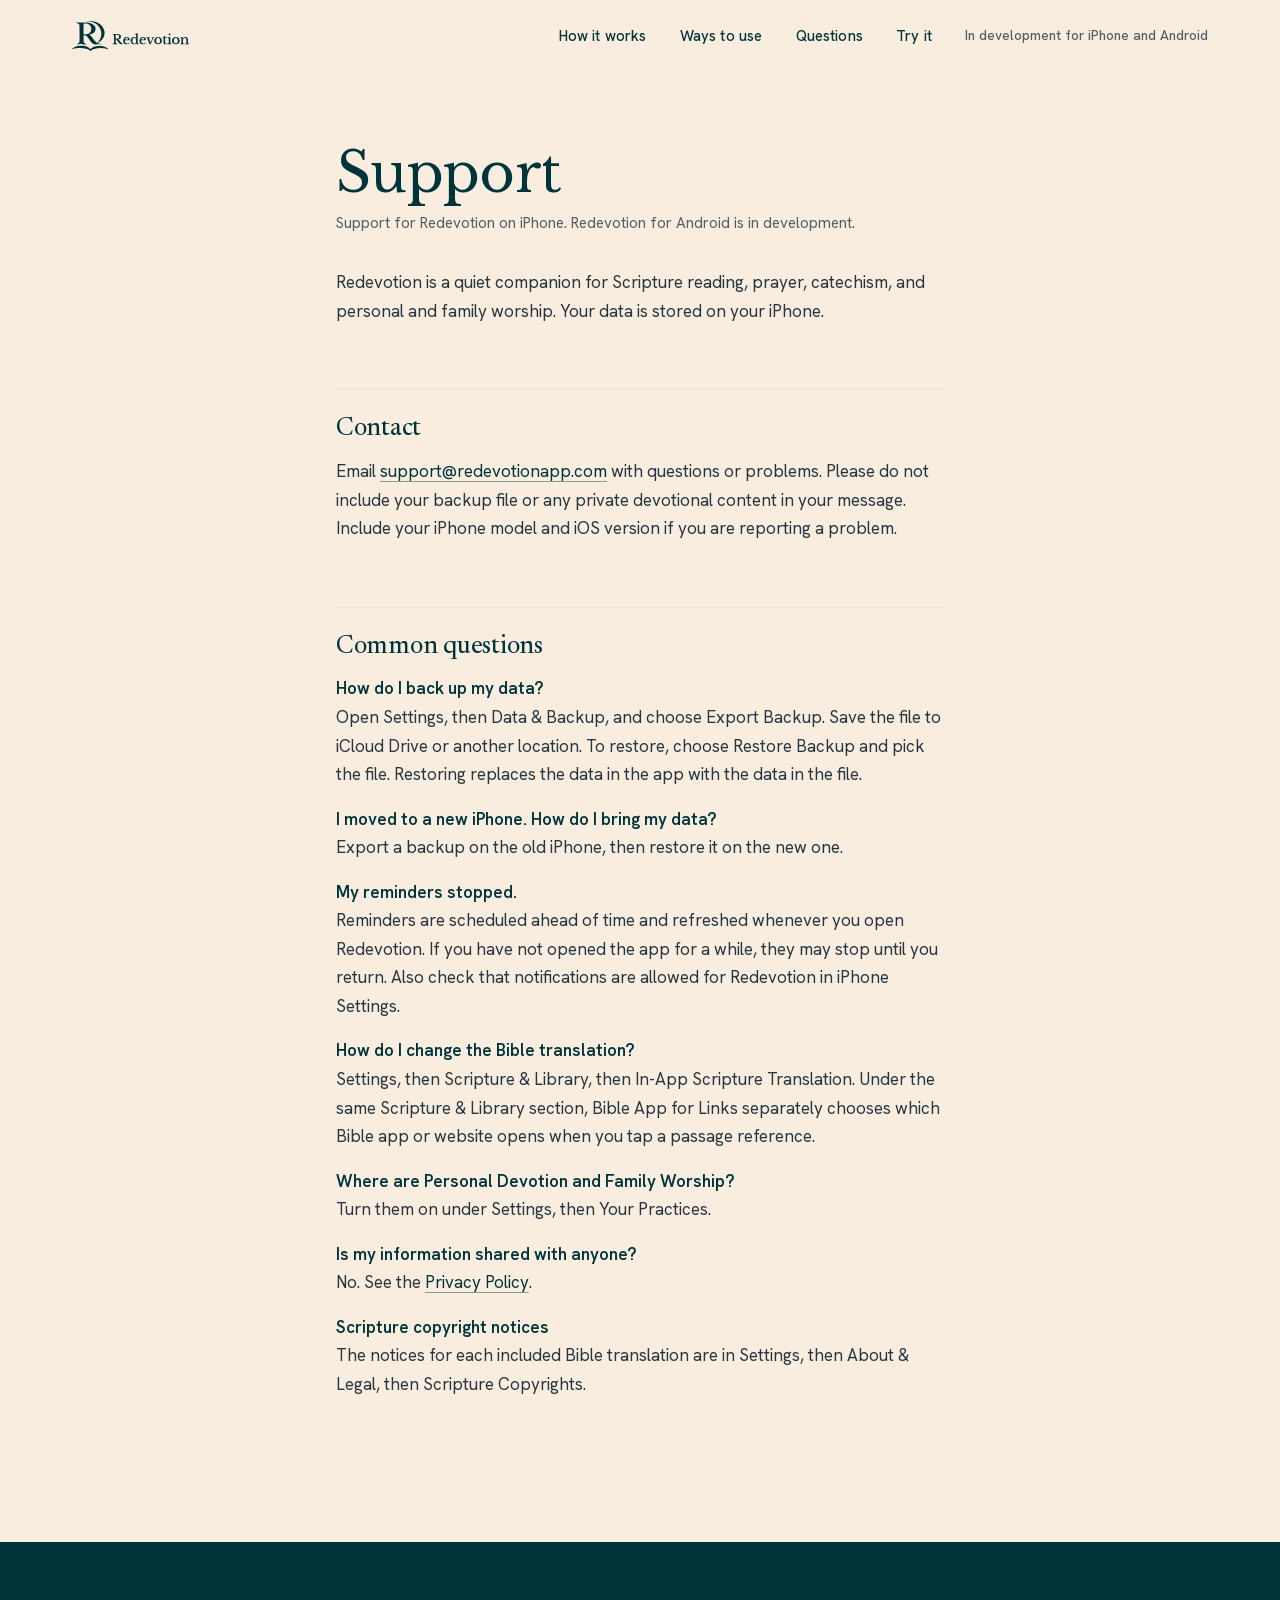
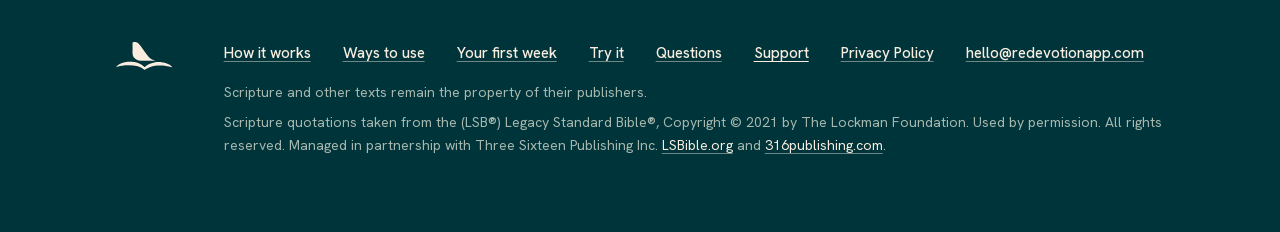
<file: support.html>
<!DOCTYPE html><html lang="en-US" class="_6ZS5gq_variable zIuUAq_variable W06g6q_variable"><head><meta charSet="utf-8"/><meta name="viewport" content="width=device-width, initial-scale=1"/><link rel="preload" href="/_next/static/media/61e56fd33ece1ad8-s.p.0op912u62qdhl.woff2" as="font" crossorigin="" type="font/woff2"/><link rel="preload" href="/_next/static/media/b8dfa3d21eb22018-s.p.3lxpqujs87tck.woff2" as="font" crossorigin="" type="font/woff2"/><link rel="preload" href="/_next/static/media/cf9a11b6772b9533-s.p.1elj1f4z6aq4a.woff2" as="font" crossorigin="" type="font/woff2"/><link rel="preload" as="image" href="/brand/header-primary-teal.svg"/><link rel="preload" as="image" href="/brand/header-primary-ivory.svg"/><link rel="preload" as="image" href="/brand/header-compact-teal.svg"/><link rel="preload" as="image" href="/brand/header-compact-ivory.svg"/><link rel="preload" href="/brand/stamp-ivory.svg" as="image"/><link rel="stylesheet" href="/_next/static/chunks/0h005a3xu4-ry.css" data-precedence="next"/><link rel="stylesheet" href="/_next/static/chunks/30cfpakkfz1fy.css" data-precedence="next"/><link rel="preload" as="script" fetchPriority="low" href="/_next/static/chunks/0j1we3cwg31qe.js"/><script src="/_next/static/chunks/1cuyxw6v18rxx.js" async=""></script><script src="/_next/static/chunks/39_j1bdzreq0m.js" async=""></script><script src="/_next/static/chunks/turbopack-2u1d16houkiyo.js" async=""></script><script src="/_next/static/chunks/3qfy96eoyh-ek.js" async=""></script><script src="/_next/static/chunks/1zy1kmz7bxk-i.js" async=""></script><meta name="theme-color" content="#F3F0E4" media="(prefers-color-scheme: light)"/><meta name="theme-color" content="#18242A" media="(prefers-color-scheme: dark)"/><title>Support · Redevotion</title><meta name="description" content="Redevotion support: contact, backup and restore, reminders, Bible translations and common questions."/><link rel="manifest" href="/site.webmanifest"/><meta name="robots" content="index, follow, max-image-preview:large"/><link rel="canonical" href="https://redevotionapp.com/support.html"/><meta property="og:title" content="Support · Redevotion"/><meta property="og:description" content="Redevotion support: contact, backup and restore, reminders, Bible translations and common questions."/><meta property="og:url" content="https://redevotionapp.com/support.html"/><meta property="og:site_name" content="Redevotion"/><meta property="og:locale" content="en_US"/><meta property="og:image" content="https://redevotionapp.com/og-image-1200x630.png"/><meta property="og:image:width" content="1200"/><meta property="og:image:height" content="630"/><meta property="og:image:alt" content="Redevotion logo on deep teal"/><meta property="og:type" content="website"/><meta name="twitter:card" content="summary_large_image"/><meta name="twitter:title" content="Support · Redevotion"/><meta name="twitter:description" content="Redevotion support: contact, backup and restore, reminders, Bible translations and common questions."/><meta name="twitter:image" content="https://redevotionapp.com/og-image-1200x630.png"/><meta name="twitter:image:alt" content="Redevotion logo on deep teal"/><meta name="twitter:image:width" content="1200"/><meta name="twitter:image:height" content="630"/><link rel="icon" href="/favicon.ico" sizes="48x48"/><link rel="icon" href="/favicon.svg" type="image/svg+xml"/><link rel="apple-touch-icon" href="/apple-touch-icon.png"/><meta name="next-size-adjust" content=""/><script src="/_next/static/chunks/0cz1d0mv5g_q7.js" noModule=""></script></head><body><div hidden=""><!--$--><!--/$--></div><div class="jXgtnq_page"><a class="skip-link" href="#main">Skip to content</a><header class="U0do9a_header" data-tone="paper" data-raised="false" data-scheme="auto"><a class="U0do9a_brand" href="/" aria-label="Redevotion, home"><span class="U0do9a_lockup U0do9a_wideOnly" aria-hidden="true"><img class="U0do9a_teal" src="/brand/header-primary-teal.svg" width="117" height="30" alt="" aria-hidden="true" draggable="false" style="display:block;width:117px;height:30px"/><img class="U0do9a_ivory" src="/brand/header-primary-ivory.svg" width="117" height="30" alt="" aria-hidden="true" draggable="false" style="display:block;width:117px;height:30px"/></span><span class="U0do9a_lockup U0do9a_narrowOnly" aria-hidden="true"><img class="U0do9a_teal" src="/brand/header-compact-teal.svg" width="107" height="24" alt="" aria-hidden="true" draggable="false" style="display:block;width:107px;height:24px"/><img class="U0do9a_ivory" src="/brand/header-compact-ivory.svg" width="107" height="24" alt="" aria-hidden="true" draggable="false" style="display:block;width:107px;height:24px"/></span></a><nav class="U0do9a_nav" aria-label="Primary"><a class="U0do9a_link" href="/how-it-works.html">How it works</a><a class="U0do9a_link" href="/ways-to-use.html">Ways to use</a><a class="U0do9a_link" href="/faq.html">Questions</a><a class="U0do9a_link" href="/try.html">Try it</a><span class="U0do9a_status" data-variant="header">In development for iPhone and Android</span></nav><button type="button" class="U0do9a_menuButton" aria-expanded="false" aria-controls="site-menu">Menu</button><div class="U0do9a_menu" id="site-menu" hidden=""><nav aria-label="Menu"><ul class="U0do9a_menuList"><li><a href="/how-it-works.html">How it works</a></li><li><a href="/ways-to-use.html">Ways to use</a></li><li><a href="/faq.html">Questions</a></li><li><a href="/try.html">Try it</a></li></ul><ul class="U0do9a_menuMinor"><li><a href="/first-week.html">Your first week</a></li><li><a href="/support.html" aria-current="page">Support</a></li><li><a href="/privacy.html">Privacy</a></li><li><a href="mailto:hello@redevotionapp.com">Write to us</a></li></ul><p class="U0do9a_menuStatus">In development for iPhone and Android.</p></nav></div></header><main id="main" tabindex="-1" class="jXgtnq_main"><article class="jXgtnq_legal"><h1>Support</h1>
<p class="meta">Support for Redevotion on iPhone. Redevotion for Android is in development.</p>
<p>Redevotion is a quiet companion for Scripture reading, prayer, catechism, and personal and family worship. Your data is stored on your iPhone.</p>
<h2>Contact</h2>
<p>Email <a href="mailto:support@redevotionapp.com">support@redevotionapp.com</a> with questions or problems. Please do not include your backup file or any private devotional content in your message. Include your iPhone model and iOS version if you are reporting a problem.</p>
<h2>Common questions</h2>
<p><strong>How do I back up my data?</strong><br>Open Settings, then Data &amp; Backup, and choose Export Backup. Save the file to iCloud Drive or another location. To restore, choose Restore Backup and pick the file. Restoring replaces the data in the app with the data in the file.</p>
<p><strong>I moved to a new iPhone. How do I bring my data?</strong><br>Export a backup on the old iPhone, then restore it on the new one.</p>
<p><strong>My reminders stopped.</strong><br>Reminders are scheduled ahead of time and refreshed whenever you open Redevotion. If you have not opened the app for a while, they may stop until you return. Also check that notifications are allowed for Redevotion in iPhone Settings.</p>
<p><strong>How do I change the Bible translation?</strong><br>Settings, then Scripture &amp; Library, then In-App Scripture Translation. Under the same Scripture &amp; Library section, Bible App for Links separately chooses which Bible app or website opens when you tap a passage reference.</p>
<p><strong>Where are Personal Devotion and Family Worship?</strong><br>Turn them on under Settings, then Your Practices.</p>
<p><strong>Is my information shared with anyone?</strong><br>No. See the <a href="privacy.html">Privacy Policy</a>.</p>
<p><strong>Scripture copyright notices</strong><br>The notices for each included Bible translation are in Settings, then About &amp; Legal, then Scripture Copyrights.</p></article></main><footer class="_EUJ1W_footer on-field" data-tone="field"><div class="_EUJ1W_inner"><img class="_EUJ1W_stamp" src="/brand/stamp-ivory.svg" width="64" height="36" alt="" aria-hidden="true" draggable="false" style="display:block;width:64px;height:36px"/><nav class="_EUJ1W_links" aria-label="Footer"><a class="link" href="/how-it-works.html">How it works</a><a class="link" href="/ways-to-use.html">Ways to use</a><a class="link" href="/first-week.html">Your first week</a><a class="link" href="/try.html">Try it</a><a class="link" href="/faq.html">Questions</a><a class="link" href="/support.html" aria-current="page">Support</a><a class="link" href="/privacy.html">Privacy Policy</a><a class="link" href="mailto:hello@redevotionapp.com">hello@redevotionapp.com</a></nav><div class="_EUJ1W_notes"><p class="_EUJ1W_note">Scripture and other texts remain the property of their publishers.</p><p class="_EUJ1W_note">Scripture quotations taken from the (LSB®) Legacy Standard Bible®, Copyright © 2021 by The Lockman Foundation. Used by permission. All rights reserved. Managed in partnership with Three Sixteen Publishing Inc. <a class="link" href="https://www.lsbible.org/">LSBible.org</a> and <a class="link" href="https://316publishing.com/">316publishing.com</a>.</p></div></div></footer></div><!--$--><!--/$--><script id="_R_">(globalThis["TURBOPACK"] || (globalThis["TURBOPACK"] = [])).push({"otherChunks":["static/chunks/0j1we3cwg31qe.js","static/chunks/1cuyxw6v18rxx.js","static/chunks/39_j1bdzreq0m.js"],"runtimeModuleIds":[94553]});</script><script src="/_next/static/chunks/0j1we3cwg31qe.js" async=""></script><script>(self.__next_f=self.__next_f||[]).push([0])</script><script>self.__next_f.push([1,"1:\"$Sreact.fragment\"\n2:\"/_next/static/chunks/3qfy96eoyh-ek.js\"\n3:I[39756,[\"$2\"],\"default\"]\n4:I[37457,[\"$2\"],\"default\"]\n5:\"/_next/static/chunks/1zy1kmz7bxk-i.js\"\n6:I[18013,[\"$2\",\"$5\"],\"default\"]\ne:\"ViewportBoundary\"\nf:I[97367,[\"$2\"],\"$e\"]\n11:\"MetadataBoundary\"\n12:I[97367,[\"$2\"],\"$11\"]\n13:\"$Sreact.suspense\"\n15:I[68027,[\"$2\"],\"default\",1]\n:HL[\"/_next/static/chunks/0h005a3xu4-ry.css\",\"style\"]\n:HL[\"/_next/static/chunks/30cfpakkfz1fy.css\",\"style\"]\n:HL[\"/_next/static/media/61e56fd33ece1ad8-s.p.0op912u62qdhl.woff2\",\"font\",{\"crossOrigin\":\"\",\"type\":\"font/woff2\"}]\n:HL[\"/_next/static/media/b8dfa3d21eb22018-s.p.3lxpqujs87tck.woff2\",\"font\",{\"crossOrigin\":\"\",\"type\":\"font/woff2\"}]\n:HL[\"/_next/static/media/cf9a11b6772b9533-s.p.1elj1f4z6aq4a.woff2\",\"font\",{\"crossOrigin\":\"\",\"type\":\"font/woff2\"}]\n:HL[\"/brand/stamp-ivory.svg\",\"image\"]\n8:X\na:T7d9,\u003ch1\u003eSupport\u003c/h1\u003e\n\u003cp class=\"meta\"\u003eSupport for Redevotion on iPhone. Redevotion for Android is in development.\u003c/p\u003e\n\u003cp\u003eRedevotion is a quiet companion for Scripture reading, prayer, catechism, and personal and family worship. Your data is stored on your iPhone.\u003c/p\u003e\n\u003ch2\u003eContact\u003c/h2\u003e\n\u003cp\u003eEmail \u003ca href=\"mailto:support@redevotionapp.com\"\u003esupport@redevotionapp.com\u003c/a\u003e with questions or problems. Please do not include your backup file or any private devotional content in your message. Include your iPhone model and iOS version if you are reporting a problem.\u003c/p\u003e\n\u003ch2\u003eCommon questions\u003c/h2\u003e\n\u003cp\u003e\u003cstrong\u003eHow do I back up my data?\u003c/strong\u003e\u003cbr\u003eOpen Settings, then Data \u0026amp; Backup, and choose Export Backup. Save the file to iCloud Drive or another location. To restore, choose Restore Backup and pick the file. Restoring replaces the data in the app with the data in the file.\u003c/p\u003e\n\u003cp\u003e\u003cstrong\u003eI moved to a new iPhone. How do I bring my data?\u003c/strong\u003e\u003cbr\u003eExport a backup on the old iPhone, then restore it on the new one.\u003c/p\u003e\n\u003cp\u003e\u003cstrong\u003eMy reminders stopped.\u003c/strong\u003e\u003cbr\u003eReminders are scheduled ahead of time and refreshed whenever you open Redevotion. If you have not opened the app for a while, they may stop until you return. Also check that notifications are allowed for Redevotion in iPhone Settings.\u003c/p\u003e\n\u003cp\u003e\u003cstrong\u003eHow do I change the Bible translation?\u003c/strong\u003e\u003cbr\u003eSettings, then Scripture \u0026amp; Library, then In-App Scripture Translation. Under the same Scripture \u0026amp; Library section, Bible App for Links separately chooses which Bible app or website opens when you tap a passage reference.\u003c/p\u003e\n\u003cp\u003e\u003cstrong\u003eWhere are Personal Devotion and Family Worship?\u003c/strong\u003e\u003cbr\u003eTurn them on under Settings, then Your Practices.\u003c/p\u003e\n\u003cp\u003e\u003cstrong\u003eIs my information shared with anyone?\u003c/strong\u003e\u003cbr\u003eNo. See the \u003ca href=\"privacy.html\"\u003ePrivacy Policy\u003c/a\u003e.\u003c/p\u003e\n\u003cp\u003e\u003cstrong\u003eScripture copyright notices\u003c/strong\u003e\u003cbr\u003eThe notices for each included Bible translation are in Settings, then About \u0026amp; Legal, then Scripture Copyrights.\u003c/p\u003e9:[[\"children\",{\"s\":\"__PAGE__\",\"h\":512,\"d\":{\"r\":[\"$\",\"$1\",\"c\",{\"children\":[[\"$\",\"div\",null,{\"className\":\"jXgtnq_page\",\"children\":[[\"$\",\"a\",null,{\"className\":\"skip-link\",\"href\":\"#main\",\"children\":\"Skip to content\"}],[\"$\",\"$L6\",null,{\"homeHref\":\"/\",\"scheme\":\"auto\",\"current\":\"support\"}],[\"$\",\"main\",null,{\"id\":\"main\",\"tabIndex\":-1,\"className\":\"jXgtnq_main\",\"children\":[\"$\",\"article\",null,{\"className\":\"jXgtnq_legal\",\"dangerouslySetInnerHTML\":{\"__html\":\"$a\"}}]}],\"$Lb\"]}],[\"$Lc\"],\"$Ld\"]}],\"p\":false,\"v\":null}}]]\n7:[[\"children\",{\"s\":\"support\",\"h\":512,\"d\":{\"r\":[\"$\",\"$1\",\"c\",{\"children\":[null,[\"$\",\"$L3\",null,{\"parallelRouterKey\":\"children\",\"error\":\"$undefined\",\"errorStyles\":\"$undefined\",\"errorScripts\":\"$undefined\",\"template\":[\"$\",\"$L4\",null,{}],\"templateStyles\":\"$undefined\",\"templateScripts\":\"$undefined\",\"notFound\":\"$undefined\",\"forbidden\":\"$undefined\",\"unauthorized\":\"$undefined\"}]]}],\"p\":false,\"v\":\"$8\"},\"c\":\"$Q9\"}]]\n0:{\"P\":null,\"c\":[\"\",\"support\"],\"q\":\"\",\"i\":false,\"t\":{\"t\":{\"s\":\"\",\"h\":528,\"d\":{\"r\":[\"$\",\"$1\",\"c\",{\"children\":[[[\"$\",\"link\",\"0\",{\"rel\":\"stylesheet\",\"href\":\"/_next/static/chunks/0h005a3xu4-ry.css\",\"precedence\":\"next\",\"crossOrigin\":\"$undefined\",\"nonce\":\"$undefined\"}],[\"$\",\"link\",\"1\",{\"rel\":\"stylesheet\",\"href\":\"/_next/static/chunks/30cfpakkfz1fy.css\",\"precedence\":\"next\",\"crossOrigin\":\"$undefined\",\"nonce\":\"$undefined\"}],[\"$\",\"script\",\"script-0\",{\"src\":\"/_next/static/chunks/3qfy96eoyh-ek.js\",\"async\":true,\"nonce\":\"$undefined\"}]],[\"$\",\"html\",null,{\"lang\":\"en-US\",\"className\":\"_6ZS5gq_variable zIuUAq_variable W06g6q_variable\",\"children\":[\"$\",\"body\",null,{\"children\":[\"$\",\"$L3\",null,{\"parallelRouterKey\":\"children\",\"error\":\"$undefined\",\"errorStyles\":\"$undefined\",\"errorScripts\":\"$undefined\",\"template\":[\"$\",\"$L4\",null,{}],\"templateStyles\":\"$undefined\",\"templateScripts\":\"$undefined\",\"notFound\":[[[\"$\",\"a\",null,{\"className\":\"skip-link\",\"href\":\"#main\",\"children\":\"Skip to content\"}],[\"$\",\"$L6\",null,{\"homeHref\":\"/\",\"current\":\"$undefined\"}],[\"$\",\"main\",null,{\"id\":\"main\",\"tabIndex\":-1,\"className\":\"hu3vsq_main\",\"children\":[[\"$\",\"div\",null,{\"className\":\"hu3vsq_grid\",\"children\":[[\"$\",\"header\",null,{\"className\":\"hu3vsq_head\",\"children\":[[\"$\",\"h1\",null,{\"className\":\"hu3vsq_title\",\"children\":\"This page isn’t in the book\"}],[\"$\",\"div\",null,{\"className\":\"hu3vsq_standfirst\",\"children\":[\"$\",\"p\",null,{\"children\":\"The address may be mistyped, or the page may have moved. These will take you somewhere useful.\"}]}]]}],false,[\"$\",\"div\",null,{\"className\":\"hu3vsq_body\",\"children\":[[],[\"$\",\"nav\",null,{\"className\":\"hu3vsq_onward\",\"aria-label\":\"Where to go next\",\"children\":[[\"$\",\"a\",\"/\",{\"className\":\"hu3vsq_primary\",\"href\":\"/\",\"children\":\"The home page\"}],[\"$\",\"a\",\"/how-it-works.html\",{\"className\":\"link\",\"href\":\"/how-it-works.html\",\"children\":\"How it works\"}],[\"$\",\"a\",\"/try.html\",{\"className\":\"link\",\"href\":\"/try.html\",\"children\":\"Try a short devotion\"}],[\"$\",\"a\",\"/support.html\",{\"className\":\"link\",\"href\":\"/support.html\",\"children\":\"Support\"}]]}]]}]]}],\"$undefined\"]}],[\"$\",\"footer\",null,{\"className\":\"_EUJ1W_footer on-field\",\"data-tone\":\"field\",\"children\":[\"$\",\"div\",null,{\"className\":\"_EUJ1W_inner\",\"children\":[[\"$\",\"img\",null,{\"className\":\"_EUJ1W_stamp\",\"src\":\"/brand/stamp-ivory.svg\",\"width\":64,\"height\":36,\"alt\":\"\",\"aria-hidden\":true,\"draggable\":false,\"style\":{\"display\":\"block\",\"width\":64,\"height\":36}}],[\"$\",\"nav\",null,{\"className\":\"_EUJ1W_links\",\"aria-label\":\"Footer\",\"children\":[[\"$\",\"a\",null,{\"className\":\"link\",\"href\":\"/how-it-works.html\",\"children\":\"How it works\"}],[\"$\",\"a\",null,{\"className\":\"link\",\"href\":\"/ways-to-use.html\",\"children\":\"Ways to use\"}],[\"$\",\"a\",null,{\"className\":\"link\",\"href\":\"/first-week.html\",\"children\":\"Your first week\"}],[\"$\",\"a\",null,{\"className\":\"link\",\"href\":\"/try.html\",\"children\":\"Try it\"}],[\"$\",\"a\",null,{\"className\":\"link\",\"href\":\"/faq.html\",\"children\":\"Questions\"}],[\"$\",\"a\",null,{\"className\":\"link\",\"href\":\"/support.html\",\"aria-current\":\"$undefined\",\"children\":\"Support\"}],[\"$\",\"a\",null,{\"className\":\"link\",\"href\":\"/privacy.html\",\"aria-current\":\"$undefined\",\"children\":\"Privacy Policy\"}],[\"$\",\"a\",null,{\"className\":\"link\",\"href\":\"mailto:hello@redevotionapp.com\",\"children\":\"hello@redevotionapp.com\"}]]}],[\"$\",\"div\",null,{\"className\":\"_EUJ1W_notes\",\"children\":[[\"$\",\"p\",null,{\"className\":\"_EUJ1W_note\",\"children\":\"Scripture and other texts remain the property of their publishers.\"}],[[\"$\",\"p\",\"LSB\",{\"className\":\"_EUJ1W_note\",\"children\":[\"Scripture quotations taken from the (LSB®) Legacy Standard Bible®, Copyright © 2021 by The Lockman Foundation. Used by permission. All rights reserved. Managed in partnership with Three Sixteen Publishing Inc. \",[\"$\",\"a\",\"0\",{\"className\":\"link\",\"href\":\"https://www.lsbible.org/\",\"children\":\"LSBible.org\"}],\" and \",[\"$\",\"a\",\"1\",{\"className\":\"link\",\"href\":\"https://316publishing.com/\",\"children\":\"316publishing.com\"}],\".\"]}]]]}],false]}]}]],[]],\"forbidden\":\"$undefined\",\"unauthorized\":\"$undefined\"}]}]}]]}],\"p\":false,\"v\":null},\"c\":\"$Q7\"},\"h\":{\"r\":[\"$\",\"$1\",\"h\",{\"children\":[null,[\"$\",\"$Lf\",null,{\"children\":\"$L10\"}],[\"$\",\"$L12\",null,{\"children\":[[\"$\",\"div\",null,{\"hidden\":true,\"children\":[\"$\",\"$13\",null,{\"name\":\"Next.Metadata\",\"children\":\"$L14\"}]}],null]}],[\"$\",\"meta\",null,{\"name\":\"next-size-adjust\",\"content\":\"\"}]]}],\"p\":false,\"v\":null}},\"m\":\"$undefined\",\"G\":[\"$15\",[[\"$\",\"link\",\"0\",{\"rel\":\"stylesheet\",\"href\":\"/_next/static/chunks/0h005a3xu4-ry.css\",\"precedence\":\"next\",\"crossOrigin\":\"$undefined\",\"nonce\":\"$undefined\"}],[\"$\",\"link\",\"1\",{\"rel\":\"stylesheet\",\"href\":\"/_next/static/chunks/30cfpakkfz1fy.css\",\"precedence\":\"next\",\"crossOrigin\":\"$undefined\",\"nonce\":\"$undefined\"}]]],\"S\":true,\"r\":\"$undefined\",\"s\":\"$undefined\",\"a\":\"$undefined\",\"l\":\"$undefined\",\"p\":\"$undefined\",\"d\":\"$undefined\",\"b\":\"8DpUe0-sNGg5KiQI5obvs\"}\n16:I[97367,[\"$2\"],\"OutletBoundary\"]\n8:C\nb:[\"$\",\"footer\",null,{\"className\":\"_EUJ1W_footer on-field\",\"data-tone\":\"field\",\"children\":[\"$\",\"div\",null,{\"className\":\"_EUJ1W_inner\",\"children\":[[\"$\",\"img\",null,{\"className\":\"_EUJ1W_stamp\",\"src\":\"/brand/stamp-ivory.svg\",\"width\":64,\"height\":36,\"alt\":\"\",\"aria-hidden\":true,\"draggable\":false,\"style\":{\"display\":\"block\",\"width\":64,\"height\":36}}],[\"$\",\"nav\",null,{\"className\":\"_EUJ1W_links\",\"aria-label\":\"Footer\",\"children\":[[\"$\",\"a\",null,{\"className\":\"link\",\"href\":\"/how-it-works.html\",\"children\":\"How it works\"}],[\"$\",\"a\",null,{\"className\":\"link\",\"href\":\"/ways-to-use.html\",\"children\":\"Ways to use\"}],[\"$\",\"a\",null,{\"className\":\"link\",\"href\":\"/first-week.html\",\"children\":\"Your first week\"}],[\"$\",\"a\",null,{\"className\":\"link\",\"href\":\"/try.html\",\"children\":\"Try it\"}],[\"$\",\"a\",null,{\"className\":\"link\",\"href\":\"/faq.html\",\"children\":\"Questions\"}],[\"$\",\"a\",null,{\"className\":\"link\",\"href\":\"/support.html\",\"aria-current\":\"page\",\"children\":\"Support\"}],[\"$\",\"a\",null,{\"className\":\"link\",\"href\":\"/privacy.html\",\"aria-current\":\"$undefined\",\"children\":\"Privacy Policy\"}],[\"$\",\"a\",null,{\"className\":\"link\",\"href\":\"mailto:hello@redevotionapp.com\",\"children\":\"hello@redevotionapp.com\"}]]}],[\"$\",\"div\",null,{\"className\":\"_EUJ1W_notes\",\"children\":[[\"$\",\"p\",null,{\"className\":\"_EUJ1W_note\",\"children\":\"Scripture and other texts remain the property of their publishers.\"}],[[\"$\",\"p\",\"LSB\",{\"className\":\"_EUJ1W_note\",\"children\":[\"Scripture quotations taken from the (LSB®) Legacy Standard Bible®, Copyright © 2021 by The Lockman Foundation. Used by permission. All rights reserved. Managed in partnership with Three Sixteen Publishing Inc. \",[\"$\",\"a\",\"0\",{\"className\":\"link\",\"href\":\"https://www.lsbible.org/\",\"children\":\"LSBible.org\"}],\" and \",[\"$\",\"a\",\"1\",{\"className\":\"link\",\"href\":\"https://316publishing.com/\",\"children\":\"316publishing.com\"}],\".\"]}]]]}],false]}]}]\nc:[\"$\",\"script\",\"script-0\",{\"src\":\"/_next/static/chunks/1zy1kmz7bxk-i.js\",\"async\":true,\"nonce\":\"$undefined\"}]\nd:[\"$\",\"$L16\",null,{\"children\":[\"$\",\"$13\",null,{\"name\":\"Next.MetadataOutlet\",\"children\":\"$@17\"}]}]\n10:[[\"$\",\"meta\",\"0\",{\"charSet\":\"utf-8\"}],[\"$\",\"meta\",\"1\",{\"name\":\"viewport\",\"content\":\"width=device-width, initial-scale=1\"}],[\"$\",\"meta\",\"2\",{\"name\":\"theme-color\",\"content\":\"#F3F0E4\",\"media\":\"(prefers-color-scheme: light)\"}],[\"$\",\"meta\",\"3\",{\"name\":\"theme-color\",\"content\":\"#18242A\",\"media\":\"(prefers-color-scheme: dark)\"}]]\n18:I[27201,[\"$2\"],\"IconMark\"]\n14:[[\"$\",\"title\",\"0\",{\"children\":\"Support · Redevotion\"}],[\"$\",\"meta\",\"1\",{\"name\":\"description\",\"content\":\"Redevotion support: contact, backup and restore, reminders, Bible translations and common questions.\"}],[\"$\",\"link\",\"2\",{\"rel\":\"manifest\",\"href\":\"/site.webmanifest\",\"crossOrigin\":\"$undefined\"}],[\"$\",\"meta\",\"3\",{\"name\":\"robots\",\"content\":\"index, follow, max-image-preview:large\"}],[\"$\",\"link\",\"4\",{\"rel\":\"canonical\",\"href\":\"https://redevotionapp.com/support.html\"}],[\"$\",\"meta\",\"5\",{\"property\":\"og:title\",\"content\":\"Support · Redevotion\"}],[\"$\",\"meta\",\"6\",{\"property\":\"og:description\",\"content\":\"Redevotion support: contact, backup and restore, reminders, Bible translations and common questions.\"}],[\"$\",\"meta\",\"7\",{\"property\":\"og:url\",\"content\":\"https://redevotionapp.com/support.html\"}],[\"$\",\"meta\",\"8\",{\"property\":\"og:site_name\",\"content\":\"Redevotion\"}],[\"$\",\"meta\",\"9\",{\"property\":\"og:locale\",\"content\":\"en_US\"}],[\"$\",\"meta\",\"10\",{\"property\":\"og:image\",\"content\":\"https://redevotionapp.com/og-image-1200x630.png\"}],[\"$\",\"meta\",\"11\",{\"property\":\"og:image:width\",\"content\":\"1200\"}],[\"$\",\"meta\",\"12\",{\"property\":\"og:image:height\",\"content\":\"630\"}],[\"$\",\"meta\",\"13\",{\"property\":\"og:image:alt\",\"content\":\"Redevotion logo on deep teal\"}],[\"$\",\"meta\",\"14\",{\"property\":\"og:type\",\"content\":\"website\"}],[\"$\",\"meta\",\"15\",{\"name\":\"twitter:card\",\"content\":\"summary_large_image\"}],[\"$\",\"meta\",\"16\",{\"name\":\"twitter:title\",\"content\":\"Support · Redevotion\"}],[\"$\",\"meta\",\"17\",{\"name\":\"twitter:description\",\"content\":\"Redevotion support: contact, backup and restore, reminders, Bible translations and common questions.\"}],[\"$\",\"meta\",\"18\",{\"name\":\"twitter:image\",\"content\":\"https://redevotionapp.com/og-image-1200x630.png\"}],[\"$\",\"meta\",\"19\",{\"name\":\"twitter:image:alt\",\"content\":\"Redevotion logo on deep teal\"}],[\"$\",\"meta\",\"20\",{\"name\":\"twitter:image:width\",\"content\":\"1200\"}],[\"$\",\"meta\",\"21\",{\"name\":\"twitter:image:height\",\"content\":\"630\"}],[\"$\",\"link\",\"22\",{\"rel\":\"icon\",\"href\":\"/favicon.ico\",\"sizes\":\"48x48\"}],[\"$\",\"link\",\"23\",{\"rel\":\"icon\",\"href\":\"/favicon.svg\",\"type\":\"image/svg+xml\"}],[\"$\",\"link\",\"24\",{\"rel\":\"apple-touch-icon\",\"href\":\"/apple-touch-icon.png\"}],[\"$\",\"$L18\",\"25\",{}]]\n17:null\n"])</script></body></html>
</file>
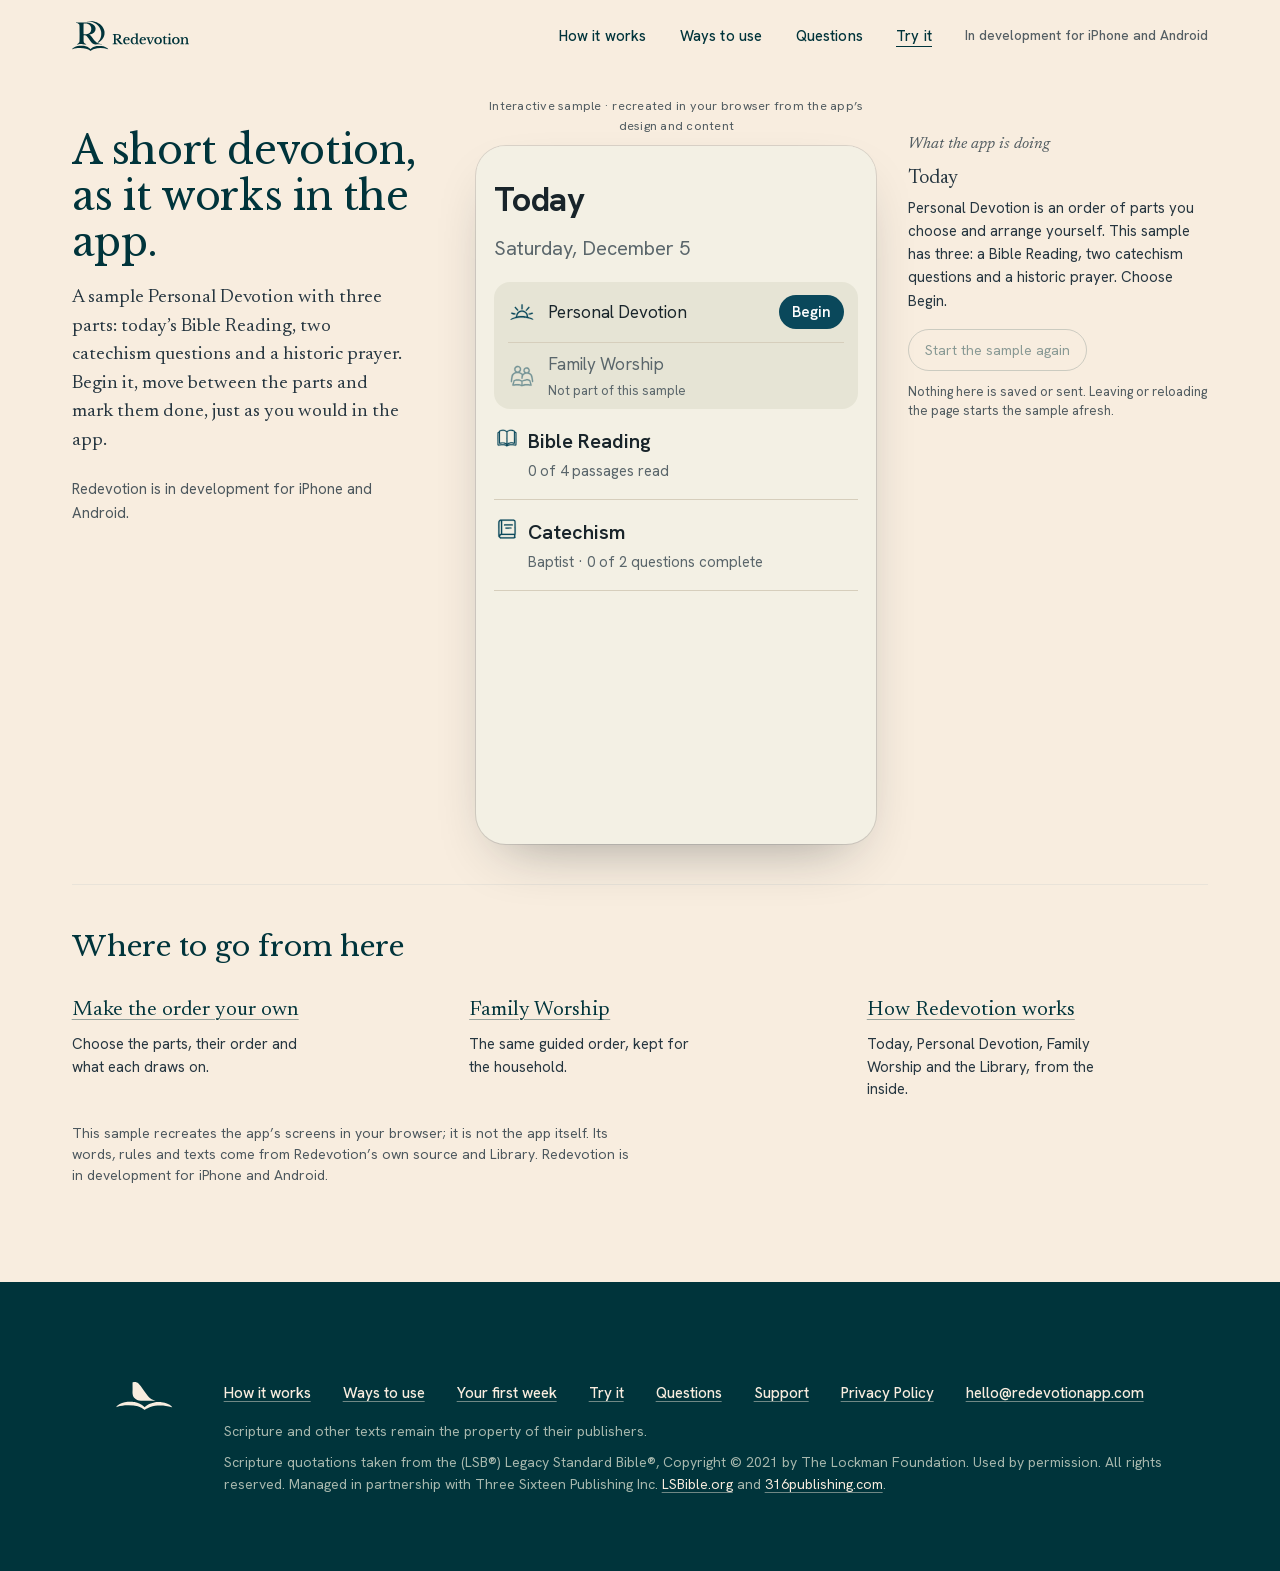
<file: try.html>
<!DOCTYPE html><html lang="en-US" class="_6ZS5gq_variable zIuUAq_variable W06g6q_variable"><head><meta charSet="utf-8"/><meta name="viewport" content="width=device-width, initial-scale=1"/><link rel="preload" href="/_next/static/media/61e56fd33ece1ad8-s.p.0op912u62qdhl.woff2" as="font" crossorigin="" type="font/woff2"/><link rel="preload" href="/_next/static/media/b8dfa3d21eb22018-s.p.3lxpqujs87tck.woff2" as="font" crossorigin="" type="font/woff2"/><link rel="preload" href="/_next/static/media/cf9a11b6772b9533-s.p.1elj1f4z6aq4a.woff2" as="font" crossorigin="" type="font/woff2"/><link rel="preload" as="image" href="/brand/header-primary-teal.svg"/><link rel="preload" as="image" href="/brand/header-primary-ivory.svg"/><link rel="preload" as="image" href="/brand/header-compact-teal.svg"/><link rel="preload" as="image" href="/brand/header-compact-ivory.svg"/><link rel="preload" href="/brand/stamp-ivory.svg" as="image"/><link rel="stylesheet" href="/_next/static/chunks/0h005a3xu4-ry.css" data-precedence="next"/><link rel="stylesheet" href="/_next/static/chunks/30cfpakkfz1fy.css" data-precedence="next"/><link rel="stylesheet" href="/_next/static/chunks/37tsxy1_zbw8p.css" data-precedence="next"/><link rel="preload" as="script" fetchPriority="low" href="/_next/static/chunks/0j1we3cwg31qe.js"/><script src="/_next/static/chunks/1cuyxw6v18rxx.js" async=""></script><script src="/_next/static/chunks/39_j1bdzreq0m.js" async=""></script><script src="/_next/static/chunks/turbopack-2u1d16houkiyo.js" async=""></script><script src="/_next/static/chunks/3qfy96eoyh-ek.js" async=""></script><script src="/_next/static/chunks/3b4i7rnwop-rs.js" async=""></script><meta name="theme-color" content="#F3F0E4" media="(prefers-color-scheme: light)"/><meta name="theme-color" content="#18242A" media="(prefers-color-scheme: dark)"/><title>Try Redevotion: a short sample devotion</title><meta name="description" content="Try a short sample of a Redevotion Personal Devotion: today&#x27;s Bible Reading, two catechism questions and a historic prayer."/><link rel="manifest" href="/site.webmanifest"/><meta name="robots" content="index, follow, max-image-preview:large"/><link rel="canonical" href="https://redevotionapp.com/try.html"/><meta property="og:title" content="Try Redevotion: a short sample devotion"/><meta property="og:description" content="Try a short sample of a Redevotion Personal Devotion: today&#x27;s Bible Reading, two catechism questions and a historic prayer."/><meta property="og:url" content="https://redevotionapp.com/try.html"/><meta property="og:site_name" content="Redevotion"/><meta property="og:locale" content="en_US"/><meta property="og:image" content="https://redevotionapp.com/og-image-1200x630.png"/><meta property="og:image:width" content="1200"/><meta property="og:image:height" content="630"/><meta property="og:image:alt" content="Redevotion logo on deep teal"/><meta property="og:type" content="website"/><meta name="twitter:card" content="summary_large_image"/><meta name="twitter:title" content="Try Redevotion: a short sample devotion"/><meta name="twitter:description" content="Try a short sample of a Redevotion Personal Devotion: today&#x27;s Bible Reading, two catechism questions and a historic prayer."/><meta name="twitter:image" content="https://redevotionapp.com/og-image-1200x630.png"/><meta name="twitter:image:alt" content="Redevotion logo on deep teal"/><meta name="twitter:image:width" content="1200"/><meta name="twitter:image:height" content="630"/><link rel="icon" href="/favicon.ico" sizes="48x48"/><link rel="icon" href="/favicon.svg" type="image/svg+xml"/><link rel="apple-touch-icon" href="/apple-touch-icon.png"/><meta name="next-size-adjust" content=""/><script src="/_next/static/chunks/0cz1d0mv5g_q7.js" noModule=""></script></head><body><div hidden=""><!--$--><!--/$--></div><header class="U0do9a_header" data-tone="paper" data-raised="false"><a class="U0do9a_brand" href="/" aria-label="Redevotion, home"><span class="U0do9a_lockup U0do9a_wideOnly" aria-hidden="true"><img class="U0do9a_teal" src="/brand/header-primary-teal.svg" width="117" height="30" alt="" aria-hidden="true" draggable="false" style="display:block;width:117px;height:30px"/><img class="U0do9a_ivory" src="/brand/header-primary-ivory.svg" width="117" height="30" alt="" aria-hidden="true" draggable="false" style="display:block;width:117px;height:30px"/></span><span class="U0do9a_lockup U0do9a_narrowOnly" aria-hidden="true"><img class="U0do9a_teal" src="/brand/header-compact-teal.svg" width="107" height="24" alt="" aria-hidden="true" draggable="false" style="display:block;width:107px;height:24px"/><img class="U0do9a_ivory" src="/brand/header-compact-ivory.svg" width="107" height="24" alt="" aria-hidden="true" draggable="false" style="display:block;width:107px;height:24px"/></span></a><nav class="U0do9a_nav" aria-label="Primary"><a class="U0do9a_link" href="/how-it-works.html">How it works</a><a class="U0do9a_link" href="/ways-to-use.html">Ways to use</a><a class="U0do9a_link" href="/faq.html">Questions</a><a class="U0do9a_link" href="/try.html" aria-current="page">Try it</a><span class="U0do9a_status" data-variant="header">In development for iPhone and Android</span></nav><button type="button" class="U0do9a_menuButton" aria-expanded="false" aria-controls="site-menu">Menu</button><div class="U0do9a_menu" id="site-menu" hidden=""><nav aria-label="Menu"><ul class="U0do9a_menuList"><li><a href="/how-it-works.html">How it works</a></li><li><a href="/ways-to-use.html">Ways to use</a></li><li><a href="/faq.html">Questions</a></li><li><a href="/try.html" aria-current="page">Try it</a></li></ul><ul class="U0do9a_menuMinor"><li><a href="/first-week.html">Your first week</a></li><li><a href="/support.html">Support</a></li><li><a href="/privacy.html">Privacy</a></li><li><a href="mailto:hello@redevotionapp.com">Write to us</a></li></ul><p class="U0do9a_menuStatus">In development for iPhone and Android.</p></nav></div></header><div class="try"><main class="try-main" id="main" tabindex="-1"><div class="try-intro"><h1 class="try-h1">A short devotion, as it works in the app.</h1><p class="try-lede">A sample Personal Devotion with three parts: today’s Bible Reading, two catechism questions and a historic prayer. Begin it, move between the parts and mark them done, just as you would in the app.</p><p class="try-status">Redevotion is in development for iPhone and Android.</p></div><h2 class="visually-hidden">The sample devotion</h2><div class="ts"><div class="ts-stage"><p class="ts-caption" id="ts-caption">Interactive sample · recreated in your browser from the app’s design and content</p><section class="ts-app" aria-labelledby="ts-caption" aria-roledescription="interactive sample"><div class="ts-bar is-large"></div><div class="ts-scroll "><div class="ts-screen nav-none" data-screen="today"><div class="ts-page"><h3 class="ts-large-title" tabindex="-1">Today</h3><p class="ts-date"> </p><div class="ts-guided"><button type="button" class="ts-guided-row" aria-label="Personal Devotion, Begin"><span class="ts-guided-icon"><span class="ts-ficon" aria-hidden="true" style="width:26px;height:26px;--icon:url(/brand/icons/personal-devotion.svg)"></span></span><span class="ts-guided-text"><span class="ts-guided-title">Personal Devotion</span></span><span class="ts-pill " aria-hidden="true">Begin</span></button><div class="ts-guided-row is-absent" aria-label="Family Worship, not part of this sample"><span class="ts-guided-icon"><span class="ts-ficon" aria-hidden="true" style="width:26px;height:26px;--icon:url(/brand/icons/family-worship.svg)"></span></span><span class="ts-guided-text"><span class="ts-guided-title">Family Worship</span><span class="ts-guided-detail">Not part of this sample</span></span></div></div><div class="ts-practice"><span class="ts-practice-icon"><span class="ts-ficon" aria-hidden="true" style="width:22px;height:22px;--icon:url(/brand/icons/bible-reading.svg)"></span></span><span><span class="ts-practice-title">Bible Reading</span><span class="ts-practice-detail">0<!-- --> of <!-- -->4<!-- --> passages read</span></span></div><div class="ts-practice"><span class="ts-practice-icon"><span class="ts-ficon" aria-hidden="true" style="width:22px;height:22px;--icon:url(/brand/icons/catechism.svg)"></span></span><span><span class="ts-practice-title">Catechism</span><span class="ts-practice-detail">Baptist<!-- --> · <!-- -->0<!-- --> of <!-- -->2<!-- --> questions complete</span></span></div></div></div></div></section></div><aside class="ts-guide" aria-label="What the app is doing"><p class="ts-guide-kicker">What the app is doing</p><div id="ts-guide" aria-live="polite"><p class="ts-guide-title">Today</p><p class="ts-guide-body">Personal Devotion is an order of parts you choose and arrange yourself. This sample has three: a Bible Reading, two catechism questions and a historic prayer. Choose Begin.</p></div><button type="button" class="ts-restart" disabled="">Start the sample again</button><p class="ts-guide-small">Nothing here is saved or sent. Leaving or reloading the page starts the sample afresh.</p></aside></div><section class="try-after" id="after" aria-labelledby="after-title"><h2 class="try-h2" id="after-title">Where to go from here</h2><ul class="try-next"><li><a href="/#order"><span class="try-next-title">Make the order your own</span><span class="try-next-body">Choose the parts, their order and what each draws on.</span></a></li><li><a href="/#inside"><span class="try-next-title">Family Worship</span><span class="try-next-body">The same guided order, kept for the household.</span></a></li><li><a href="/#inside"><span class="try-next-title">How Redevotion works</span><span class="try-next-body">Today, Personal Devotion, Family Worship and the Library, from the inside.</span></a></li></ul><p class="try-note">This sample recreates the app’s screens in your browser; it is not the app itself. Its words, rules and texts come from Redevotion’s own source and Library. <!-- -->Redevotion is in development for iPhone and Android.</p></section></main></div><footer class="_EUJ1W_footer on-field" data-tone="field"><div class="_EUJ1W_inner"><img class="_EUJ1W_stamp" src="/brand/stamp-ivory.svg" width="64" height="36" alt="" aria-hidden="true" draggable="false" style="display:block;width:64px;height:36px"/><nav class="_EUJ1W_links" aria-label="Footer"><a class="link" href="/how-it-works.html">How it works</a><a class="link" href="/ways-to-use.html">Ways to use</a><a class="link" href="/first-week.html">Your first week</a><a class="link" href="/try.html">Try it</a><a class="link" href="/faq.html">Questions</a><a class="link" href="/support.html">Support</a><a class="link" href="/privacy.html">Privacy Policy</a><a class="link" href="mailto:hello@redevotionapp.com">hello@redevotionapp.com</a></nav><div class="_EUJ1W_notes"><p class="_EUJ1W_note">Scripture and other texts remain the property of their publishers.</p><p class="_EUJ1W_note">Scripture quotations taken from the (LSB®) Legacy Standard Bible®, Copyright © 2021 by The Lockman Foundation. Used by permission. All rights reserved. Managed in partnership with Three Sixteen Publishing Inc. <a class="link" href="https://www.lsbible.org/">LSBible.org</a> and <a class="link" href="https://316publishing.com/">316publishing.com</a>.</p></div></div></footer><!--$--><!--/$--><script id="_R_">(globalThis["TURBOPACK"] || (globalThis["TURBOPACK"] = [])).push({"otherChunks":["static/chunks/0j1we3cwg31qe.js","static/chunks/1cuyxw6v18rxx.js","static/chunks/39_j1bdzreq0m.js"],"runtimeModuleIds":[94553]});</script><script src="/_next/static/chunks/0j1we3cwg31qe.js" async=""></script><script>(self.__next_f=self.__next_f||[]).push([0])</script><script>self.__next_f.push([1,"1:\"$Sreact.fragment\"\n2:\"/_next/static/chunks/3qfy96eoyh-ek.js\"\n3:I[39756,[\"$2\"],\"default\"]\n4:I[37457,[\"$2\"],\"default\"]\n5:\"/_next/static/chunks/3b4i7rnwop-rs.js\"\n6:I[18013,[\"$2\",\"$5\"],\"default\"]\n12:\"ViewportBoundary\"\n13:I[97367,[\"$2\"],\"$12\"]\n15:\"MetadataBoundary\"\n16:I[97367,[\"$2\"],\"$15\"]\n17:\"$Sreact.suspense\"\n19:I[68027,[\"$2\"],\"default\",1]\n:HL[\"/_next/static/chunks/0h005a3xu4-ry.css\",\"style\"]\n:HL[\"/_next/static/chunks/30cfpakkfz1fy.css\",\"style\"]\n:HL[\"/_next/static/media/61e56fd33ece1ad8-s.p.0op912u62qdhl.woff2\",\"font\",{\"crossOrigin\":\"\",\"type\":\"font/woff2\"}]\n:HL[\"/_next/static/media/b8dfa3d21eb22018-s.p.3lxpqujs87tck.woff2\",\"font\",{\"crossOrigin\":\"\",\"type\":\"font/woff2\"}]\n:HL[\"/_next/static/media/cf9a11b6772b9533-s.p.1elj1f4z6aq4a.woff2\",\"font\",{\"crossOrigin\":\"\",\"type\":\"font/woff2\"}]\n:HL[\"/_next/static/chunks/37tsxy1_zbw8p.css\",\"style\"]\n:HL[\"/brand/stamp-ivory.svg\",\"image\"]\n8:X\n9:[[\"children\",{\"s\":\"__PAGE__\",\"h\":512,\"d\":{\"r\":[\"$\",\"$1\",\"c\",{\"children\":[[[\"$\",\"$L6\",null,{\"homeHref\":\"/\",\"current\":\"try\"}],[\"$\",\"div\",null,{\"className\":\"try\",\"children\":[\"$\",\"main\",null,{\"className\":\"try-main\",\"id\":\"main\",\"tabIndex\":-1,\"children\":[[\"$\",\"div\",null,{\"className\":\"try-intro\",\"children\":[[\"$\",\"h1\",null,{\"className\":\"try-h1\",\"children\":\"A short devotion, as it works in the app.\"}],[\"$\",\"p\",null,{\"className\":\"try-lede\",\"children\":\"A sample Personal Devotion with three parts: today’s Bible Reading, two catechism questions and a historic prayer. Begin it, move between the parts and mark them done, just as you would in the app.\"}],\"$La\"]}],\"$Lb\",\"$Lc\",\"$Ld\"]}]}],\"$Le\"],[\"$Lf\",\"$L10\"],\"$L11\"]}],\"p\":false,\"v\":null}}]]\n7:[[\"children\",{\"s\":\"try\",\"h\":512,\"d\":{\"r\":[\"$\",\"$1\",\"c\",{\"children\":[null,[\"$\",\"$L3\",null,{\"parallelRouterKey\":\"children\",\"error\":\"$undefined\",\"errorStyles\":\"$undefined\",\"errorScripts\":\"$undefined\",\"template\":[\"$\",\"$L4\",null,{}],\"templateStyles\":\"$undefined\",\"templateScripts\":\"$undefined\",\"notFound\":\"$undefined\",\"forbidden\":\"$undefined\",\"unauthorized\":\"$undefined\"}]]}],\"p\":false,\"v\":\"$8\"},\"c\":\"$Q9\"}]]\n0:{\"P\":null,\"c\":[\"\",\"try\"],\"q\":\"\",\"i\":false,\"t\":{\"t\":{\"s\":\"\",\"h\":528,\"d\":{\"r\":[\"$\",\"$1\",\"c\",{\"children\":[[[\"$\",\"link\",\"0\",{\"rel\":\"stylesheet\",\"href\":\"/_next/static/chunks/0h005a3xu4-ry.css\",\"precedence\":\"next\",\"crossOrigin\":\"$undefined\",\"nonce\":\"$undefined\"}],[\"$\",\"link\",\"1\",{\"rel\":\"stylesheet\",\"href\":\"/_next/static/chunks/30cfpakkfz1fy.css\",\"precedence\":\"next\",\"crossOrigin\":\"$undefined\",\"nonce\":\"$undefined\"}],[\"$\",\"script\",\"script-0\",{\"src\":\"/_next/static/chunks/3qfy96eoyh-ek.js\",\"async\":true,\"nonce\":\"$undefined\"}]],[\"$\",\"html\",null,{\"lang\":\"en-US\",\"className\":\"_6ZS5gq_variable zIuUAq_variable W06g6q_variable\",\"children\":[\"$\",\"body\",null,{\"children\":[\"$\",\"$L3\",null,{\"parallelRouterKey\":\"children\",\"error\":\"$undefined\",\"errorStyles\":\"$undefined\",\"errorScripts\":\"$undefined\",\"template\":[\"$\",\"$L4\",null,{}],\"templateStyles\":\"$undefined\",\"templateScripts\":\"$undefined\",\"notFound\":[[[\"$\",\"a\",null,{\"className\":\"skip-link\",\"href\":\"#main\",\"children\":\"Skip to content\"}],[\"$\",\"$L6\",null,{\"homeHref\":\"/\",\"current\":\"$undefined\"}],[\"$\",\"main\",null,{\"id\":\"main\",\"tabIndex\":-1,\"className\":\"hu3vsq_main\",\"children\":[[\"$\",\"div\",null,{\"className\":\"hu3vsq_grid\",\"children\":[[\"$\",\"header\",null,{\"className\":\"hu3vsq_head\",\"children\":[[\"$\",\"h1\",null,{\"className\":\"hu3vsq_title\",\"children\":\"This page isn’t in the book\"}],[\"$\",\"div\",null,{\"className\":\"hu3vsq_standfirst\",\"children\":[\"$\",\"p\",null,{\"children\":\"The address may be mistyped, or the page may have moved. These will take you somewhere useful.\"}]}]]}],false,[\"$\",\"div\",null,{\"className\":\"hu3vsq_body\",\"children\":[[],[\"$\",\"nav\",null,{\"className\":\"hu3vsq_onward\",\"aria-label\":\"Where to go next\",\"children\":[[\"$\",\"a\",\"/\",{\"className\":\"hu3vsq_primary\",\"href\":\"/\",\"children\":\"The home page\"}],[\"$\",\"a\",\"/how-it-works.html\",{\"className\":\"link\",\"href\":\"/how-it-works.html\",\"children\":\"How it works\"}],[\"$\",\"a\",\"/try.html\",{\"className\":\"link\",\"href\":\"/try.html\",\"children\":\"Try a short devotion\"}],[\"$\",\"a\",\"/support.html\",{\"className\":\"link\",\"href\":\"/support.html\",\"children\":\"Support\"}]]}]]}]]}],\"$undefined\"]}],[\"$\",\"footer\",null,{\"className\":\"_EUJ1W_footer on-field\",\"data-tone\":\"field\",\"children\":[\"$\",\"div\",null,{\"className\":\"_EUJ1W_inner\",\"children\":[[\"$\",\"img\",null,{\"className\":\"_EUJ1W_stamp\",\"src\":\"/brand/stamp-ivory.svg\",\"width\":64,\"height\":36,\"alt\":\"\",\"aria-hidden\":true,\"draggable\":false,\"style\":{\"display\":\"block\",\"width\":64,\"height\":36}}],[\"$\",\"nav\",null,{\"className\":\"_EUJ1W_links\",\"aria-label\":\"Footer\",\"children\":[[\"$\",\"a\",null,{\"className\":\"link\",\"href\":\"/how-it-works.html\",\"children\":\"How it works\"}],[\"$\",\"a\",null,{\"className\":\"link\",\"href\":\"/ways-to-use.html\",\"children\":\"Ways to use\"}],[\"$\",\"a\",null,{\"className\":\"link\",\"href\":\"/first-week.html\",\"children\":\"Your first week\"}],[\"$\",\"a\",null,{\"className\":\"link\",\"href\":\"/try.html\",\"children\":\"Try it\"}],[\"$\",\"a\",null,{\"className\":\"link\",\"href\":\"/faq.html\",\"children\":\"Questions\"}],[\"$\",\"a\",null,{\"className\":\"link\",\"href\":\"/support.html\",\"aria-current\":\"$undefined\",\"children\":\"Support\"}],[\"$\",\"a\",null,{\"className\":\"link\",\"href\":\"/privacy.html\",\"aria-current\":\"$undefined\",\"children\":\"Privacy Policy\"}],[\"$\",\"a\",null,{\"className\":\"link\",\"href\":\"mailto:hello@redevotionapp.com\",\"children\":\"hello@redevotionapp.com\"}]]}],[\"$\",\"div\",null,{\"className\":\"_EUJ1W_notes\",\"children\":[[\"$\",\"p\",null,{\"className\":\"_EUJ1W_note\",\"children\":\"Scripture and other texts remain the property of their publishers.\"}],[[\"$\",\"p\",\"LSB\",{\"className\":\"_EUJ1W_note\",\"children\":[\"Scripture quotations taken from the (LSB®) Legacy Standard Bible®, Copyright © 2021 by The Lockman Foundation. Used by permission. All rights reserved. Managed in partnership with Three Sixteen Publishing Inc. \",[\"$\",\"a\",\"0\",{\"className\":\"link\",\"href\":\"https://www.lsbible.org/\",\"children\":\"LSBible.org\"}],\" and \",[\"$\",\"a\",\"1\",{\"className\":\"link\",\"href\":\"https://316publishing.com/\",\"children\":\"316publishing.com\"}],\".\"]}]]]}],false]}]}]],[]],\"forbidden\":\"$undefined\",\"unauthorized\":\"$undefined\"}]}]}]]}],\"p\":false,\"v\":null},\"c\":\"$Q7\"},\"h\":{\"r\":[\"$\",\"$1\",\"h\",{\"children\":[null,[\"$\",\"$L13\",null,{\"children\":\"$L14\"}],[\"$\",\"$L16\",null,{\"children\":[[\"$\",\"div\",null,{\"hidden\":true,\"children\":[\"$\",\"$17\",null,{\"name\":\"Next.Metadata\",\"children\":\"$L18\"}]}],null]}],[\"$\",\"meta\",null,{\"name\":\"next-size-adjust\",\"content\":\"\"}]]}],\"p\":false,\"v\":null}},\"m\":\"$undefined\",\"G\":[\"$19\",[[\"$\",\"link\",\"0\",{\"rel\":\"stylesheet\",\"href\":\"/_next/static/chunks/0h005a3xu4-ry.css\",\"precedence\":\"next\",\"crossOrigin\":\"$undefined\",\"nonce\":\"$undefined\"}],[\"$\",\"link\",\"1\",{\"rel\":\"stylesheet\",\"href\":\"/_next/static/chunks/30cfpakkfz1fy.css\",\"precedence\":\"next\",\"crossOrigin\":\"$undefined\",\"nonce\":\"$undefined\"}]]],\"S\":true,\"r\":\"$undefined\",\"s\":\"$undefined\",\"a\":\"$undefined\",\"l\":\"$undefined\",\"p\":\"$undefined\",\"d\":\"$undefined\",\"b\":\"8DpUe0-sNGg5KiQI5obvs\"}\n1a:I[5791,[\"$2\",\"$5\"],\"default\"]\n1b:I[97367,[\"$2\"],\"OutletBoundary\"]\n8:C\na:[\"$\",\"p\",null,{\"className\":\"try-status\",\"children\":\"Redevotion is in development for iPhone and Android.\"}]\nb:[\"$\",\"h2\",null,{\"className\":\"visually-hidden\",\"children\":\"The sample devotion\"}]\nc:[\"$\",\"$L1a\",null,{}]\nd:[\"$\",\"section\",null,{\"className\":\"try-after\",\"id\":\"after\",\"aria-labelledby\":\"after-title\",\"children\":[[\"$\",\"h2\",null,{\"className\":\"try-h2\",\"id\":\"after-title\",\"children\":\"Where to go from here\"}],[\"$\",\"ul\",null,{\"className\":\"try-next\",\"children\":[[\"$\",\"li\",null,{\"children\":[\"$\",\"a\",null,{\"href\":\"/#order\",\"children\":[[\"$\",\"span\",null,{\"className\":\"try-next-title\",\"children\":\"Make the order your own\"}],[\"$\",\"span\",null,{\"className\":\"try-next-body\",\"children\":\"Choose the parts, their order and what each draws on.\"}]]}]}],[\"$\",\"li\",null,{\"children\":[\"$\",\"a\",null,{\"href\":\"/#inside\",\"children\":[[\"$\",\"span\",null,{\"className\":\"try-next-title\",\"children\":\"Family Worship\"}],[\"$\",\"span\",null,{\"className\":\"try-next-body\",\"children\":\"The same guided order, kept for the household.\"}]]}]}],[\"$\",\"li\",null,{\"children\":[\"$\",\"a\",null,{\"href\":\"/#inside\",\"children\":[[\"$\",\"span\",null,{\"className\":\"try-next-title\",\"children\":\"How Redevotion works\"}],[\"$\",\"span\",null,{\"className\":\"try-next-body\",\"children\":\"Today, Personal Devotion, Family Worship and the Library, from the inside.\"}]]}]}]]}],[\"$\",\"p\",null,{\"className\":\"try-note\",\"children\":[\"This sample recreates the app’s screens in your browser; it is not the app itself. Its words, rules and texts come from Redevotion’s own source and Library. \",\"Redevotion is in development for iPhone and Android.\"]}]]}]\ne:[\"$\",\"footer\",null,{\"className\":\"_EUJ1W_footer on-field\",\"data-tone\":\"field\",\"children\":[\"$\",\"div\",null,{\"className\":\"_EUJ1W_inner\",\"children\":[[\"$\",\"img\",null,{\"className\":\"_EUJ1W_stamp\",\"src\":\"/brand/stamp-ivory.svg\",\"width\":64,\"height\":36,\"alt\":\"\",\"aria-hidden\":true,\"draggable\":false,\"style\":{\"display\":\"block\",\"width\":64,\"height\":36}}],[\"$\",\"nav\",null,{\"className\":\"_EUJ1W_links\",\"aria-label\":\"Footer\",\"children\":[[\"$\",\"a\",null,{\"className\":\"link\",\"href\":\"/how-it-works.html\",\"children\":\"How it works\"}],[\"$\",\"a\",null,{\"className\":\"link\",\"href\":\"/ways-to-use.html\",\"children\":\"Ways to use\"}],[\"$\",\"a\",null,{\"className\":\"link\",\"href\":\"/first-week.html\",\"children\":\"Your first week\"}],[\"$\",\"a\",null,{\"className\":\"link\",\"href\":\"/try.html\",\"children\":\"Try it\"}],[\"$\",\"a\",null,{\"className\":\"link\",\"href\":\"/faq.html\",\"children\":\"Questions\"}],[\"$\",\"a\",null,{\"className\":\"link\",\"href\":\"/support.html\",\"aria-current\":\"$undefined\",\"children\":\"Support\"}],[\"$\",\"a\",null,{\"className\":\"link\",\"href\":\"/privacy.html\",\"aria-current\":\"$undefined\",\"children\":\"Privacy Policy\"}],[\"$\",\"a\",null,{\"className\":\"link\",\"href\":\"mailto:hello@redevotionapp.com\",\"children\":\"hello@redevotionapp.com\"}]]}],[\"$\",\"div\",null,{\"className\":\"_EUJ1W_notes\",\"children\":[[\"$\",\"p\",null,{\"className\":\"_EUJ1W_note\",\"children\":\"Scripture and other texts remain the property of their publishers.\"}],[[\"$\",\"p\",\"LSB\",{\"className\":\"_EUJ1W_note\",\"children\":[\"Scripture quotations taken from the (LSB®) Legacy Standard Bible®, Copyright © 2021 by The Lockman Foundation. Used by permission. All rights reserved. Managed in partnership with Three Sixteen Publishing Inc. \",[\"$\",\"a\",\"0\",{\"className\":\"link\",\"href\":\"https://www.lsbible.org/\",\"children\":\"LSBible.org\"}],\" and \",[\"$\",\"a\",\"1\",{\"className\":\"link\",\"href\":\"https://316publishing.com/\",\"children\":\"316publishing.com\"}],\".\"]}]]]}],false]}]}]\nf:[\"$\",\"link\",\"0\",{\"rel\":\"stylesheet\",\"href\":\"/_next/static/chunks/37tsxy1_zbw8p.css\",\"precedence\":\"next\",\"crossOrigin\":\"$undefined\",\"nonce\":\"$undefined\"}]\n10:[\"$\",\"script\",\"script-0\",{\"src\":\"/_next/static/chunks/3b4i7rnwop-rs.js\",\"async\":true,\"nonce\":\"$undefined\"}]\n11:[\"$\",\"$L1b\",null,{\"children\":[\"$\",\"$17\",null,{\"name\":\"Next.MetadataOutlet\",\"children\":\"$@1c\"}]}]\n14:[[\"$\",\"meta\",\"0\",{\"charSet\":\"utf-8\"}],[\"$\",\"meta\",\"1\",{\"name\":\"viewport\",\"content\":\"width=device-width, initial-scale=1\"}],[\"$\",\"meta\",\"2\",{\"name\":\"theme-color\",\"content\":\"#F3F0E4\",\"media\":\"(prefers-color-scheme: light)\"}],[\"$\",\"meta\",\"3\",{\"name\":\"theme-color\",\"content\":\"#18242A\",\"media\":\"(prefers-color-scheme: dark)\"}]]\n1d:I[27201,[\"$2\"],\"IconMark\"]\n18:[[\"$\",\"title\",\"0\",{\"children\":\"Try Redevotion: a short sample devotion\"}],[\"$\",\"meta\",\"1\",{\"name\":\"description\",\"content\":\"Try a short sample of a Redevotion Personal Devotion: today's Bible Reading, two catechism questions and a historic prayer.\"}],[\"$\",\"link\",\"2\",{\"rel\":\"manifest\",\"href\":\"/site.webmanifest\",\"crossOrigin\":\"$undefined\"}],[\"$\",\"meta\",\"3\",{\"name\":\"robots\",\"content\":\"index, follow, max-image-preview:large\"}],[\"$\",\"link\",\"4\",{\"rel\":\"canonical\",\"href\":\"https://redevotionapp.com/try.html\"}],[\"$\",\"meta\",\"5\",{\"property\":\"og:title\",\"content\":\"Try Redevotion: a short sample devotion\"}],[\"$\",\"meta\",\"6\",{\"property\":\"og:description\",\"content\":\"Try a short sample of a Redevotion Personal Devotion: today's Bible Reading, two catechism questions and a historic prayer.\"}],[\"$\",\"meta\",\"7\",{\"property\":\"og:url\",\"content\":\"https://redevotionapp.com/try.html\"}],[\"$\",\"meta\",\"8\",{\"property\":\"og:site_name\",\"content\":\"Redevotion\"}],[\"$\",\"meta\",\"9\",{\"property\":\"og:locale\",\"content\":\"en_US\"}],[\"$\",\"meta\",\"10\",{\"property\":\"og:image\",\"content\":\"https://redevotionapp.com/og-image-1200x630.png\"}],[\"$\",\"meta\",\"11\",{\"property\":\"og:image:width\",\"content\":\"1200\"}],[\"$\",\"meta\",\"12\",{\"property\":\"og:image:height\",\"content\":\"630\"}],[\"$\",\"meta\",\"13\",{\"property\":\"og:image:alt\",\"content\":\"Redevotion logo on deep teal\"}],[\"$\",\"meta\",\"14\",{\"property\":\"og:type\",\"content\":\"website\"}],[\"$\",\"meta\",\"15\",{\"name\":\"twitter:card\",\"content\":\"summary_large_image\"}],[\"$\",\"meta\",\"16\",{\"name\":\"twitter:title\",\"content\":\"Try Redevotion: a short sample devotion\"}],[\"$\",\"meta\",\"17\",{\"name\":\"twitter:description\",\"content\":\"Try a short sample of a Redevotion Personal Devotion: today's Bible Reading, two catechism questions and a historic prayer.\"}],[\"$\",\"meta\",\"18\",{\"name\":\"twitter:image\",\"content\":\"https://redevotionapp.com/og-image-1200x630.png\"}],[\"$\",\"meta\",\"19\",{\"name\":\"twitter:image:alt\",\"content\":\"Redevotion logo on deep teal\"}],[\"$\",\"meta\",\"20\",{\"name\":\"twitter:image:width\",\"content\":\"1200\"}],[\"$\",\"meta\",\"21\",{\"name\":\"twitter:image:height\",\"content\":\"630\"}],[\"$\",\"link\",\"22\",{\"rel\":\"icon\",\"href\":\"/favicon.ico\",\"sizes\":\"48x48\"}],[\"$\",\"link\",\"23\",{\"rel\":\"icon\",\"href\":\"/favicon.svg\",\"type\":\"image/svg+xml\"}],[\"$\",\"link\",\"24\",{\"rel\":\"apple-touch-icon\",\"href\":\"/apple-touch-icon.png\"}],[\"$\",\"$L1d\",\"25\",{}]]\n1c:null\n"])</script></body></html>
</file>
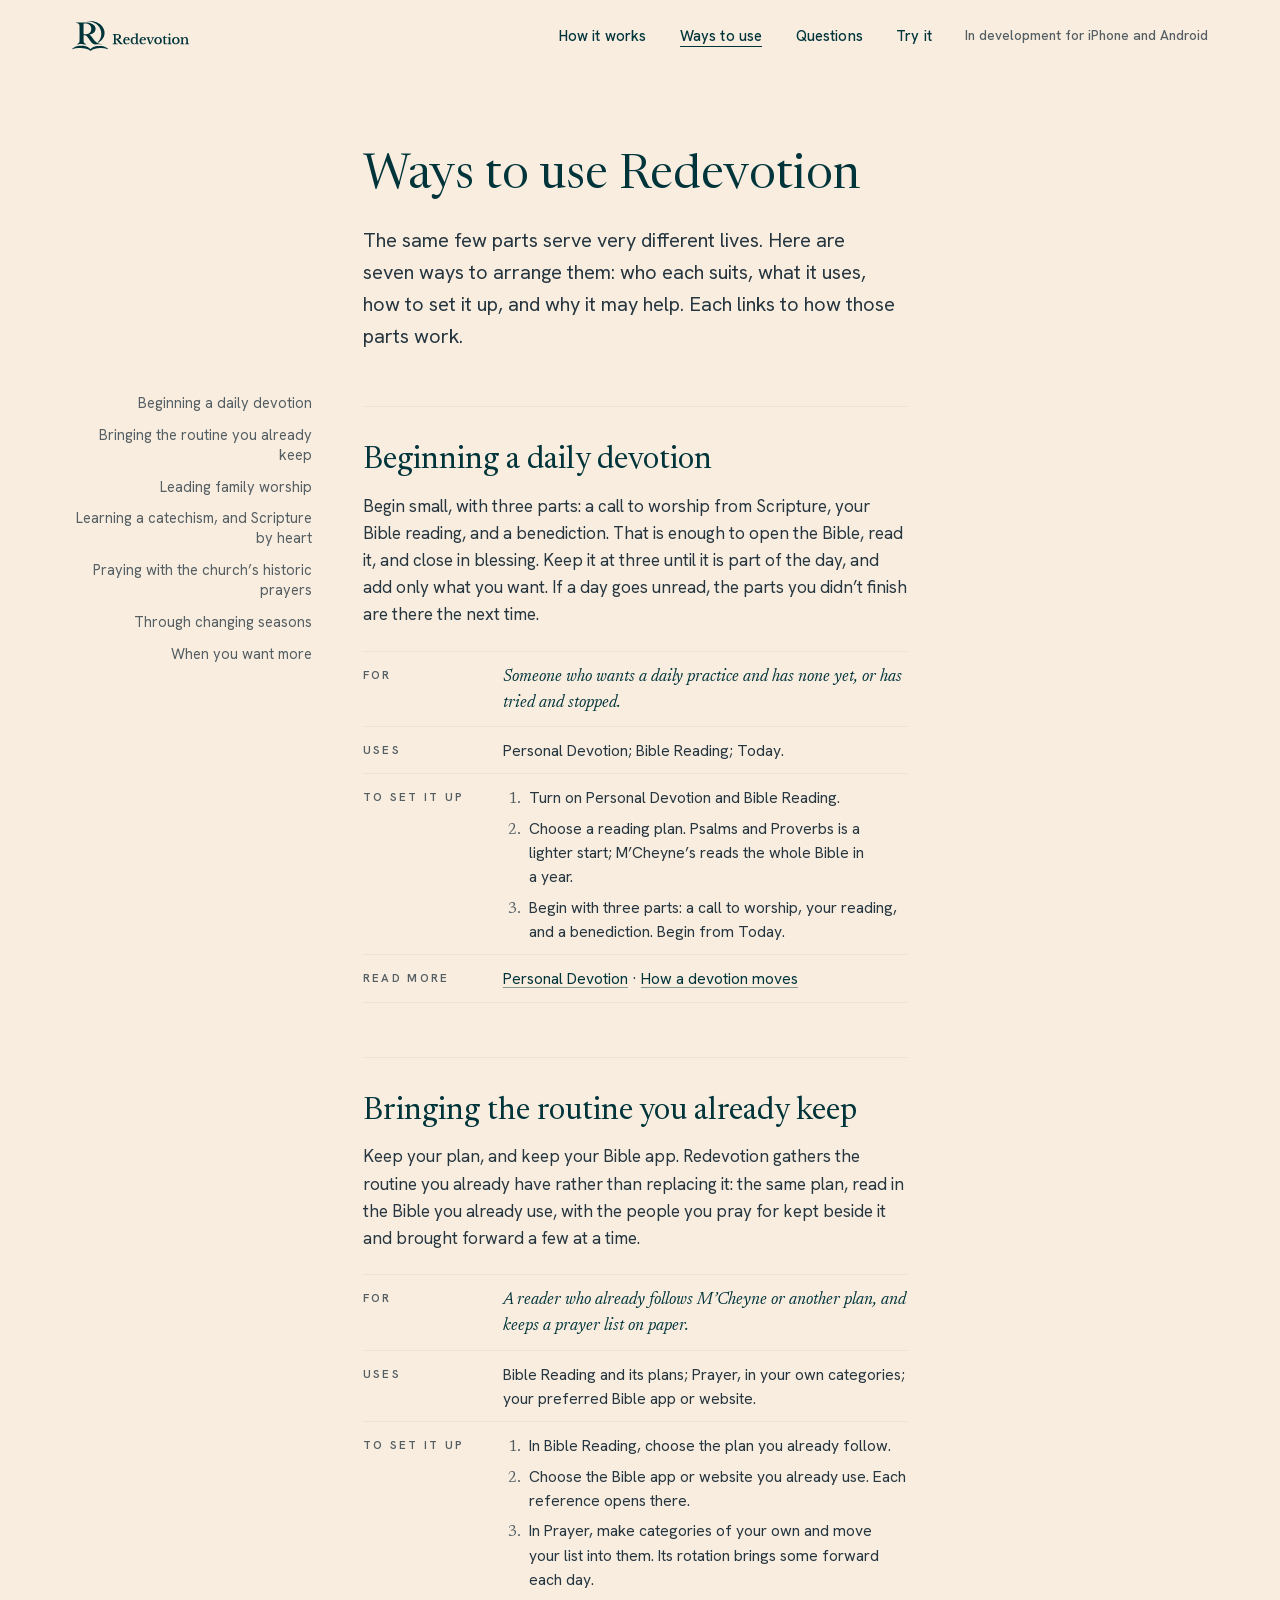
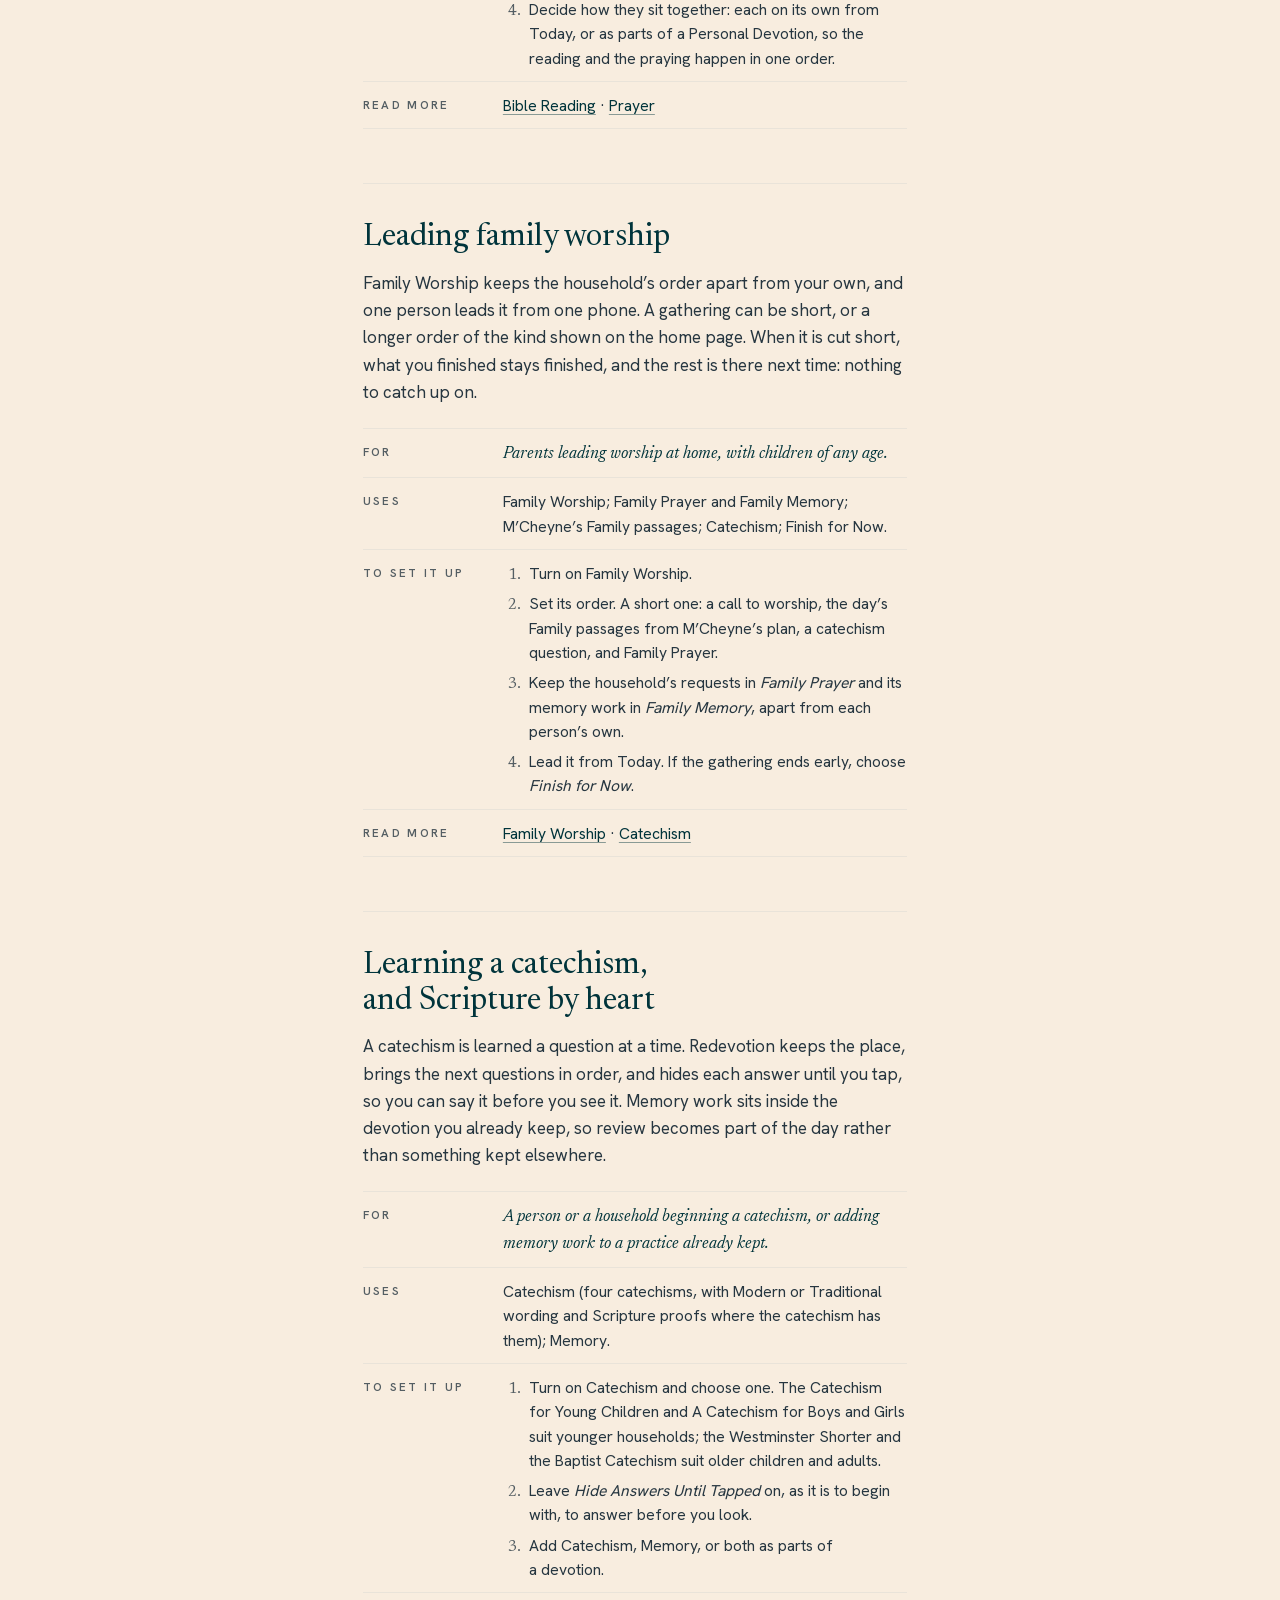
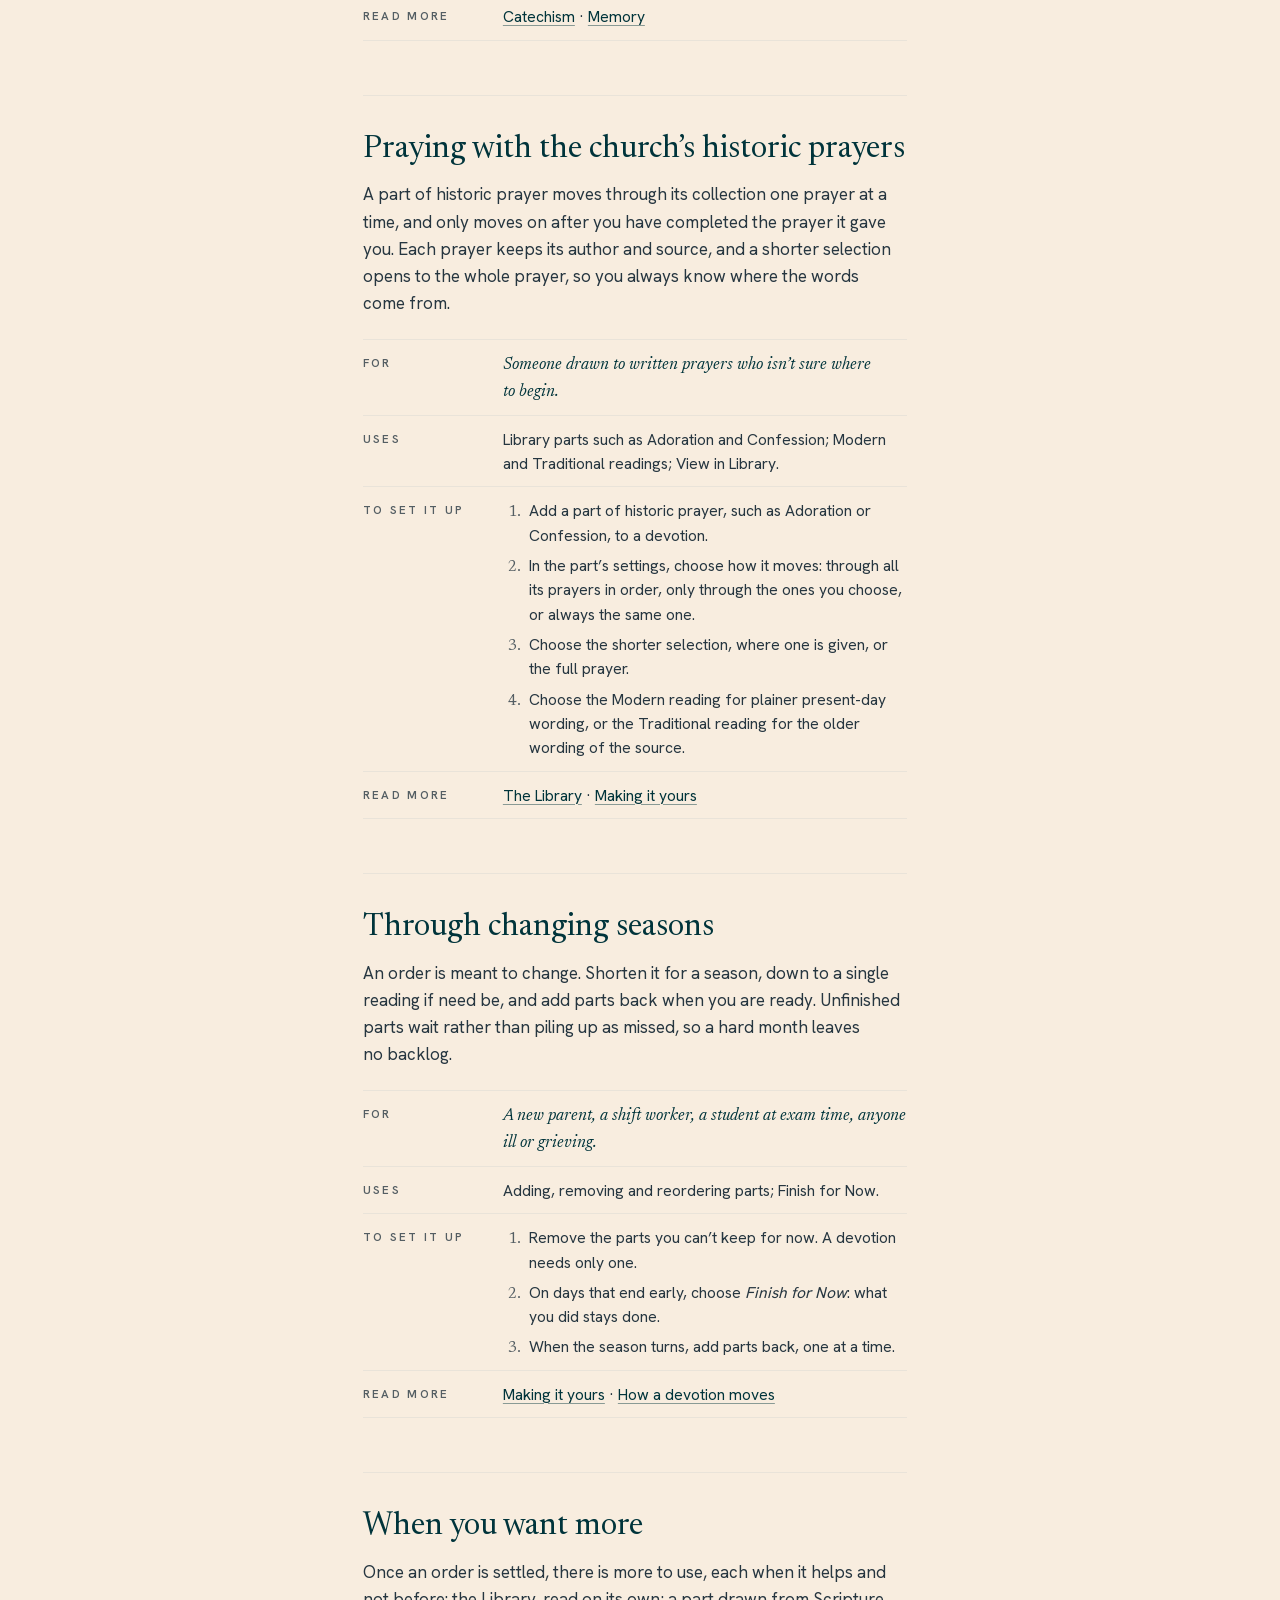
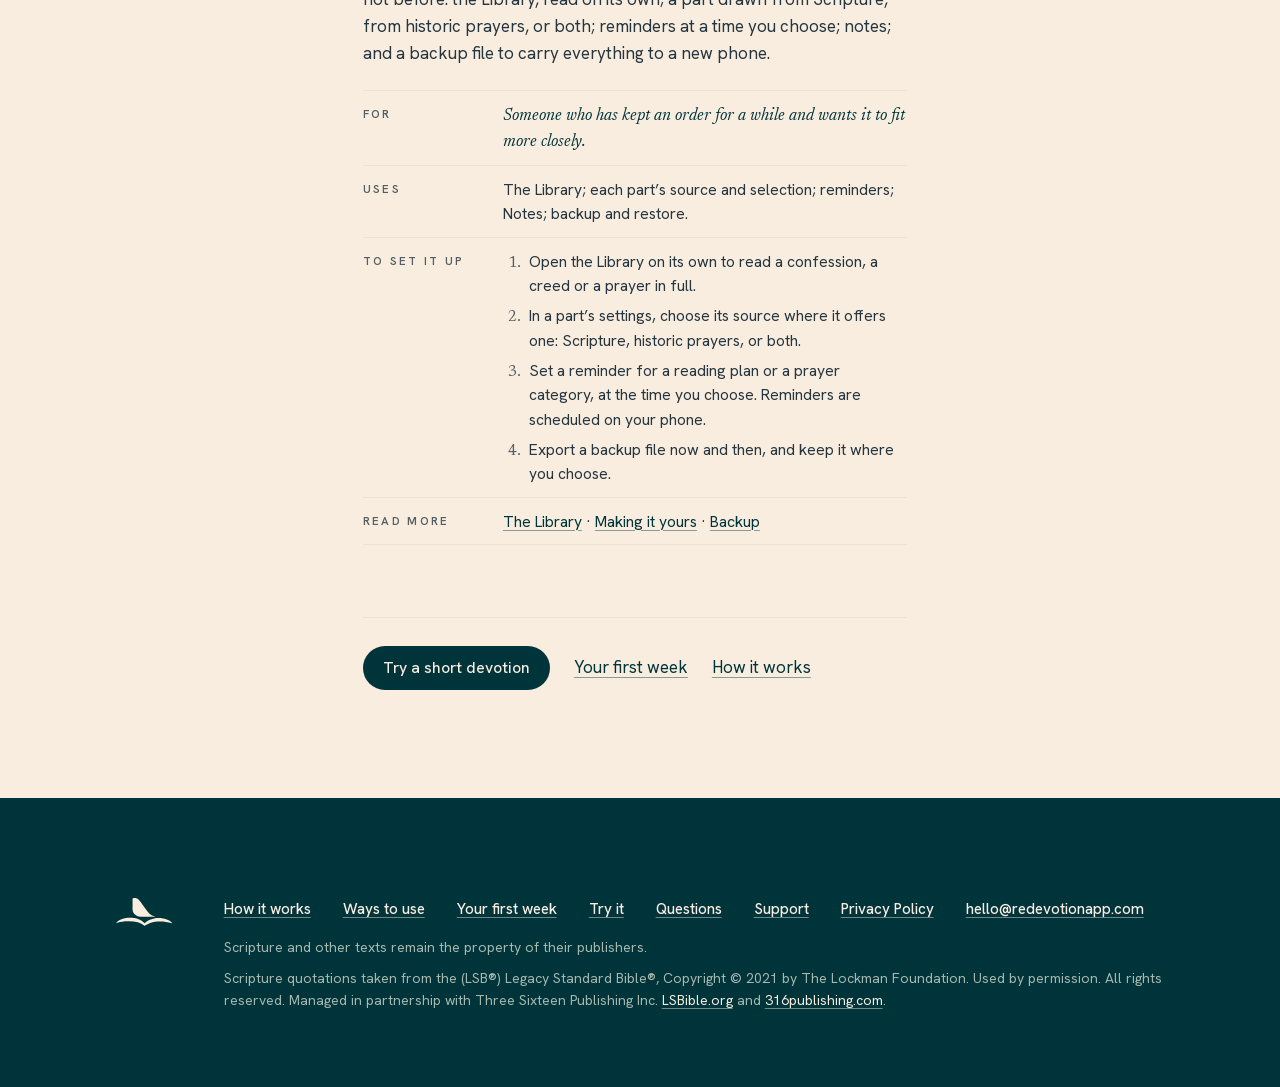
<file: ways-to-use.html>
<!DOCTYPE html><html lang="en-US" class="_6ZS5gq_variable zIuUAq_variable W06g6q_variable"><head><meta charSet="utf-8"/><meta name="viewport" content="width=device-width, initial-scale=1"/><link rel="preload" href="/_next/static/media/61e56fd33ece1ad8-s.p.0op912u62qdhl.woff2" as="font" crossorigin="" type="font/woff2"/><link rel="preload" href="/_next/static/media/b8dfa3d21eb22018-s.p.3lxpqujs87tck.woff2" as="font" crossorigin="" type="font/woff2"/><link rel="preload" href="/_next/static/media/cf9a11b6772b9533-s.p.1elj1f4z6aq4a.woff2" as="font" crossorigin="" type="font/woff2"/><link rel="preload" as="image" href="/brand/header-primary-teal.svg"/><link rel="preload" as="image" href="/brand/header-primary-ivory.svg"/><link rel="preload" as="image" href="/brand/header-compact-teal.svg"/><link rel="preload" as="image" href="/brand/header-compact-ivory.svg"/><link rel="preload" href="/brand/stamp-ivory.svg" as="image"/><link rel="stylesheet" href="/_next/static/chunks/0h005a3xu4-ry.css" data-precedence="next"/><link rel="stylesheet" href="/_next/static/chunks/30cfpakkfz1fy.css" data-precedence="next"/><link rel="preload" as="script" fetchPriority="low" href="/_next/static/chunks/0j1we3cwg31qe.js"/><script src="/_next/static/chunks/1cuyxw6v18rxx.js" async=""></script><script src="/_next/static/chunks/39_j1bdzreq0m.js" async=""></script><script src="/_next/static/chunks/turbopack-2u1d16houkiyo.js" async=""></script><script src="/_next/static/chunks/3qfy96eoyh-ek.js" async=""></script><script src="/_next/static/chunks/1zy1kmz7bxk-i.js" async=""></script><meta name="theme-color" content="#F3F0E4" media="(prefers-color-scheme: light)"/><meta name="theme-color" content="#18242A" media="(prefers-color-scheme: dark)"/><title>Ways to use Redevotion: daily devotion and family worship</title><meta name="description" content="Seven ways to arrange Redevotion for a real life: a first daily devotion, the routine you already keep, family worship, catechism and memory, historic prayers, changing seasons, and the fuller options."/><link rel="manifest" href="/site.webmanifest"/><meta name="robots" content="index, follow, max-image-preview:large"/><link rel="canonical" href="https://redevotionapp.com/ways-to-use.html"/><meta property="og:title" content="Ways to use Redevotion: daily devotion and family worship"/><meta property="og:description" content="Seven ways to arrange Redevotion for a real life: a first daily devotion, the routine you already keep, family worship, catechism and memory, historic prayers, changing seasons, and the fuller options."/><meta property="og:url" content="https://redevotionapp.com/ways-to-use.html"/><meta property="og:site_name" content="Redevotion"/><meta property="og:locale" content="en_US"/><meta property="og:image" content="https://redevotionapp.com/og-image-1200x630.png"/><meta property="og:image:width" content="1200"/><meta property="og:image:height" content="630"/><meta property="og:image:alt" content="Redevotion logo on deep teal"/><meta property="og:type" content="website"/><meta name="twitter:card" content="summary_large_image"/><meta name="twitter:title" content="Ways to use Redevotion: daily devotion and family worship"/><meta name="twitter:description" content="Seven ways to arrange Redevotion for a real life: a first daily devotion, the routine you already keep, family worship, catechism and memory, historic prayers, changing seasons, and the fuller options."/><meta name="twitter:image" content="https://redevotionapp.com/og-image-1200x630.png"/><meta name="twitter:image:alt" content="Redevotion logo on deep teal"/><meta name="twitter:image:width" content="1200"/><meta name="twitter:image:height" content="630"/><link rel="icon" href="/favicon.ico" sizes="48x48"/><link rel="icon" href="/favicon.svg" type="image/svg+xml"/><link rel="apple-touch-icon" href="/apple-touch-icon.png"/><meta name="next-size-adjust" content=""/><script src="/_next/static/chunks/0cz1d0mv5g_q7.js" noModule=""></script></head><body><div hidden=""><!--$--><!--/$--></div><a class="skip-link" href="#main">Skip to content</a><header class="U0do9a_header" data-tone="paper" data-raised="false"><a class="U0do9a_brand" href="/" aria-label="Redevotion, home"><span class="U0do9a_lockup U0do9a_wideOnly" aria-hidden="true"><img class="U0do9a_teal" src="/brand/header-primary-teal.svg" width="117" height="30" alt="" aria-hidden="true" draggable="false" style="display:block;width:117px;height:30px"/><img class="U0do9a_ivory" src="/brand/header-primary-ivory.svg" width="117" height="30" alt="" aria-hidden="true" draggable="false" style="display:block;width:117px;height:30px"/></span><span class="U0do9a_lockup U0do9a_narrowOnly" aria-hidden="true"><img class="U0do9a_teal" src="/brand/header-compact-teal.svg" width="107" height="24" alt="" aria-hidden="true" draggable="false" style="display:block;width:107px;height:24px"/><img class="U0do9a_ivory" src="/brand/header-compact-ivory.svg" width="107" height="24" alt="" aria-hidden="true" draggable="false" style="display:block;width:107px;height:24px"/></span></a><nav class="U0do9a_nav" aria-label="Primary"><a class="U0do9a_link" href="/how-it-works.html">How it works</a><a class="U0do9a_link" href="/ways-to-use.html" aria-current="page">Ways to use</a><a class="U0do9a_link" href="/faq.html">Questions</a><a class="U0do9a_link" href="/try.html">Try it</a><span class="U0do9a_status" data-variant="header">In development for iPhone and Android</span></nav><button type="button" class="U0do9a_menuButton" aria-expanded="false" aria-controls="site-menu">Menu</button><div class="U0do9a_menu" id="site-menu" hidden=""><nav aria-label="Menu"><ul class="U0do9a_menuList"><li><a href="/how-it-works.html">How it works</a></li><li><a href="/ways-to-use.html" aria-current="page">Ways to use</a></li><li><a href="/faq.html">Questions</a></li><li><a href="/try.html">Try it</a></li></ul><ul class="U0do9a_menuMinor"><li><a href="/first-week.html">Your first week</a></li><li><a href="/support.html">Support</a></li><li><a href="/privacy.html">Privacy</a></li><li><a href="mailto:hello@redevotionapp.com">Write to us</a></li></ul><p class="U0do9a_menuStatus">In development for iPhone and Android.</p></nav></div></header><main id="main" tabindex="-1" class="hu3vsq_main"><div class="hu3vsq_grid"><header class="hu3vsq_head"><h1 class="hu3vsq_title">Ways to use Redevotion</h1><div class="hu3vsq_standfirst"><p>The same few parts serve very different lives. Here are seven ways to arrange them: who each suits, what it uses, how to set it up, and why it may help. Each links to how those parts work.</p></div></header><nav class="hu3vsq_index" aria-label="Ways to use Redevotion: contents"><ol><li><a href="#beginning">Beginning a daily devotion</a></li><li><a href="#your-routine">Bringing the routine you already keep</a></li><li><a href="#family-worship">Leading family worship</a></li><li><a href="#catechism-and-memory">Learning a catechism, and Scripture by heart</a></li><li><a href="#historic-prayers">Praying with the church’s historic prayers</a></li><li><a href="#seasons">Through changing seasons</a></li><li><a href="#growing">When you want more</a></li></ol></nav><div class="hu3vsq_body"><section id="beginning" class="hu3vsq_section" aria-labelledby="beginning-title"><h2 id="beginning-title" class="hu3vsq_h2">Beginning a daily devotion</h2><p>Begin small, with three parts: a call to worship from Scripture, your Bible reading, and a benediction. That is enough to open the Bible, read it, and close in blessing. Keep it at three until it is part of the day, and add only what you want. If a day goes unread, the parts you didn’t finish are there the next time.</p><dl class="hu3vsq_setting"><div><dt>For</dt><dd class="hu3vsq_settingServes">Someone who wants a daily practice and has none yet, or has tried and stopped.</dd></div><div><dt>Uses</dt><dd>Personal Devotion; Bible Reading; Today.</dd></div><div><dt>To set it up</dt><dd><ol class="hu3vsq_steps"><li>Turn on Personal Devotion and Bible Reading.</li><li>Choose a reading plan. Psalms and Proverbs is a lighter start; M’Cheyne’s reads the whole Bible in a year.</li><li>Begin with three parts: a call to worship, your reading, and a benediction. Begin from Today.</li></ol></dd></div><div><dt>Read more</dt><dd><a class="link" href="/how-it-works.html#personal-devotion">Personal Devotion</a> · <a class="link" href="/how-it-works.html#moving">How a devotion moves</a></dd></div></dl></section><section id="your-routine" class="hu3vsq_section" aria-labelledby="your-routine-title"><h2 id="your-routine-title" class="hu3vsq_h2">Bringing the routine you already keep</h2><p>Keep your plan, and keep your Bible app. Redevotion gathers the routine you already have rather than replacing it: the same plan, read in the Bible you already use, with the people you pray for kept beside it and brought forward a few at a time.</p><dl class="hu3vsq_setting"><div><dt>For</dt><dd class="hu3vsq_settingServes">A reader who already follows M’Cheyne or another plan, and keeps a prayer list on paper.</dd></div><div><dt>Uses</dt><dd>Bible Reading and its plans; Prayer, in your own categories; your preferred Bible app or website.</dd></div><div><dt>To set it up</dt><dd><ol class="hu3vsq_steps"><li>In Bible Reading, choose the plan you already follow.</li><li>Choose the Bible app or website you already use. Each reference opens there.</li><li>In Prayer, make categories of your own and move your list into them. Its rotation brings some forward each day.</li><li>Decide how they sit together: each on its own from Today, or as parts of a Personal Devotion, so the reading and the praying happen in one order.</li></ol></dd></div><div><dt>Read more</dt><dd><a class="link" href="/how-it-works.html#bible-reading">Bible Reading</a> · <a class="link" href="/how-it-works.html#prayer">Prayer</a></dd></div></dl></section><section id="family-worship" class="hu3vsq_section" aria-labelledby="family-worship-title"><h2 id="family-worship-title" class="hu3vsq_h2">Leading family worship</h2><p>Family Worship keeps the household’s order apart from your own, and one person leads it from one phone. A gathering can be short, or a longer order of the kind shown on the home page. When it is cut short, what you finished stays finished, and the rest is there next time: nothing to catch up on.</p><dl class="hu3vsq_setting"><div><dt>For</dt><dd class="hu3vsq_settingServes">Parents leading worship at home, with children of any age.</dd></div><div><dt>Uses</dt><dd>Family Worship; Family Prayer and Family Memory; M’Cheyne’s Family passages; Catechism; Finish for Now.</dd></div><div><dt>To set it up</dt><dd><ol class="hu3vsq_steps"><li>Turn on Family Worship.</li><li>Set its order. A short one: a call to worship, the day’s Family passages from M’Cheyne’s plan, a catechism question, and Family Prayer.</li><li>Keep the household’s requests in <em>Family Prayer</em> and its memory work in <em>Family Memory</em>, apart from each person’s own.</li><li>Lead it from Today. If the gathering ends early, choose <em>Finish for Now</em>.</li></ol></dd></div><div><dt>Read more</dt><dd><a class="link" href="/how-it-works.html#family-worship">Family Worship</a> · <a class="link" href="/how-it-works.html#catechism">Catechism</a></dd></div></dl></section><section id="catechism-and-memory" class="hu3vsq_section" aria-labelledby="catechism-and-memory-title"><h2 id="catechism-and-memory-title" class="hu3vsq_h2">Learning a catechism, and Scripture by heart</h2><p>A catechism is learned a question at a time. Redevotion keeps the place, brings the next questions in order, and hides each answer until you tap, so you can say it before you see it. Memory work sits inside the devotion you already keep, so review becomes part of the day rather than something kept elsewhere.</p><dl class="hu3vsq_setting"><div><dt>For</dt><dd class="hu3vsq_settingServes">A person or a household beginning a catechism, or adding memory work to a practice already kept.</dd></div><div><dt>Uses</dt><dd>Catechism (four catechisms, with Modern or Traditional wording and Scripture proofs where the catechism has them); Memory.</dd></div><div><dt>To set it up</dt><dd><ol class="hu3vsq_steps"><li>Turn on Catechism and choose one. The Catechism for Young Children and A Catechism for Boys and Girls suit younger households; the Westminster Shorter and the Baptist Catechism suit older children and adults.</li><li>Leave <em>Hide Answers Until Tapped</em> on, as it is to begin with, to answer before you look.</li><li>Add Catechism, Memory, or both as parts of a devotion.</li></ol></dd></div><div><dt>Read more</dt><dd><a class="link" href="/how-it-works.html#catechism">Catechism</a> · <a class="link" href="/how-it-works.html#memory">Memory</a></dd></div></dl></section><section id="historic-prayers" class="hu3vsq_section" aria-labelledby="historic-prayers-title"><h2 id="historic-prayers-title" class="hu3vsq_h2">Praying with the church’s historic prayers</h2><p>A part of historic prayer moves through its collection one prayer at a time, and only moves on after you have completed the prayer it gave you. Each prayer keeps its author and source, and a shorter selection opens to the whole prayer, so you always know where the words come from.</p><dl class="hu3vsq_setting"><div><dt>For</dt><dd class="hu3vsq_settingServes">Someone drawn to written prayers who isn’t sure where to begin.</dd></div><div><dt>Uses</dt><dd>Library parts such as Adoration and Confession; Modern and Traditional readings; View in Library.</dd></div><div><dt>To set it up</dt><dd><ol class="hu3vsq_steps"><li>Add a part of historic prayer, such as Adoration or Confession, to a devotion.</li><li>In the part’s settings, choose how it moves: through all its prayers in order, only through the ones you choose, or always the same one.</li><li>Choose the shorter selection, where one is given, or the full prayer.</li><li>Choose the Modern reading for plainer present-day wording, or the Traditional reading for the older wording of the source.</li></ol></dd></div><div><dt>Read more</dt><dd><a class="link" href="/how-it-works.html#library">The Library</a> · <a class="link" href="/how-it-works.html#customizing">Making it yours</a></dd></div></dl></section><section id="seasons" class="hu3vsq_section" aria-labelledby="seasons-title"><h2 id="seasons-title" class="hu3vsq_h2">Through changing seasons</h2><p>An order is meant to change. Shorten it for a season, down to a single reading if need be, and add parts back when you are ready. Unfinished parts wait rather than piling up as missed, so a hard month leaves no backlog.</p><dl class="hu3vsq_setting"><div><dt>For</dt><dd class="hu3vsq_settingServes">A new parent, a shift worker, a student at exam time, anyone ill or grieving.</dd></div><div><dt>Uses</dt><dd>Adding, removing and reordering parts; Finish for Now.</dd></div><div><dt>To set it up</dt><dd><ol class="hu3vsq_steps"><li>Remove the parts you can’t keep for now. A devotion needs only one.</li><li>On days that end early, choose <em>Finish for Now</em>: what you did stays done.</li><li>When the season turns, add parts back, one at a time.</li></ol></dd></div><div><dt>Read more</dt><dd><a class="link" href="/how-it-works.html#customizing">Making it yours</a> · <a class="link" href="/how-it-works.html#moving">How a devotion moves</a></dd></div></dl></section><section id="growing" class="hu3vsq_section" aria-labelledby="growing-title"><h2 id="growing-title" class="hu3vsq_h2">When you want more</h2><p>Once an order is settled, there is more to use, each when it helps and not before: the Library, read on its own; a part drawn from Scripture, from historic prayers, or both; reminders at a time you choose; notes; and a backup file to carry everything to a new phone.</p><dl class="hu3vsq_setting"><div><dt>For</dt><dd class="hu3vsq_settingServes">Someone who has kept an order for a while and wants it to fit more closely.</dd></div><div><dt>Uses</dt><dd>The Library; each part’s source and selection; reminders; Notes; backup and restore.</dd></div><div><dt>To set it up</dt><dd><ol class="hu3vsq_steps"><li>Open the Library on its own to read a confession, a creed or a prayer in full.</li><li>In a part’s settings, choose its source where it offers one: Scripture, historic prayers, or both.</li><li>Set a reminder for a reading plan or a prayer category, at the time you choose. Reminders are scheduled on your phone.</li><li>Export a backup file now and then, and keep it where you choose.</li></ol></dd></div><div><dt>Read more</dt><dd><a class="link" href="/how-it-works.html#library">The Library</a> · <a class="link" href="/how-it-works.html#customizing">Making it yours</a> · <a class="link" href="/how-it-works.html#data">Backup</a></dd></div></dl></section><nav class="hu3vsq_onward" aria-label="Where to go next"><a class="hu3vsq_primary" href="/try.html">Try a short devotion</a><a class="link" href="/first-week.html">Your first week</a><a class="link" href="/how-it-works.html">How it works</a></nav></div></div></main><footer class="_EUJ1W_footer on-field" data-tone="field"><div class="_EUJ1W_inner"><img class="_EUJ1W_stamp" src="/brand/stamp-ivory.svg" width="64" height="36" alt="" aria-hidden="true" draggable="false" style="display:block;width:64px;height:36px"/><nav class="_EUJ1W_links" aria-label="Footer"><a class="link" href="/how-it-works.html">How it works</a><a class="link" href="/ways-to-use.html">Ways to use</a><a class="link" href="/first-week.html">Your first week</a><a class="link" href="/try.html">Try it</a><a class="link" href="/faq.html">Questions</a><a class="link" href="/support.html">Support</a><a class="link" href="/privacy.html">Privacy Policy</a><a class="link" href="mailto:hello@redevotionapp.com">hello@redevotionapp.com</a></nav><div class="_EUJ1W_notes"><p class="_EUJ1W_note">Scripture and other texts remain the property of their publishers.</p><p class="_EUJ1W_note">Scripture quotations taken from the (LSB®) Legacy Standard Bible®, Copyright © 2021 by The Lockman Foundation. Used by permission. All rights reserved. Managed in partnership with Three Sixteen Publishing Inc. <a class="link" href="https://www.lsbible.org/">LSBible.org</a> and <a class="link" href="https://316publishing.com/">316publishing.com</a>.</p></div></div></footer><!--$--><!--/$--><script id="_R_">(globalThis["TURBOPACK"] || (globalThis["TURBOPACK"] = [])).push({"otherChunks":["static/chunks/0j1we3cwg31qe.js","static/chunks/1cuyxw6v18rxx.js","static/chunks/39_j1bdzreq0m.js"],"runtimeModuleIds":[94553]});</script><script src="/_next/static/chunks/0j1we3cwg31qe.js" async=""></script><script>(self.__next_f=self.__next_f||[]).push([0])</script><script>self.__next_f.push([1,"1:\"$Sreact.fragment\"\n2:\"/_next/static/chunks/3qfy96eoyh-ek.js\"\n3:I[39756,[\"$2\"],\"default\"]\n4:I[37457,[\"$2\"],\"default\"]\n5:\"/_next/static/chunks/1zy1kmz7bxk-i.js\"\n6:I[18013,[\"$2\",\"$5\"],\"default\"]\nf:\"ViewportBoundary\"\n10:I[97367,[\"$2\"],\"$f\"]\n12:\"MetadataBoundary\"\n13:I[97367,[\"$2\"],\"$12\"]\n14:\"$Sreact.suspense\"\n16:I[68027,[\"$2\"],\"default\",1]\n:HL[\"/_next/static/chunks/0h005a3xu4-ry.css\",\"style\"]\n:HL[\"/_next/static/chunks/30cfpakkfz1fy.css\",\"style\"]\n:HL[\"/_next/static/media/61e56fd33ece1ad8-s.p.0op912u62qdhl.woff2\",\"font\",{\"crossOrigin\":\"\",\"type\":\"font/woff2\"}]\n:HL[\"/_next/static/media/b8dfa3d21eb22018-s.p.3lxpqujs87tck.woff2\",\"font\",{\"crossOrigin\":\"\",\"type\":\"font/woff2\"}]\n:HL[\"/_next/static/media/cf9a11b6772b9533-s.p.1elj1f4z6aq4a.woff2\",\"font\",{\"crossOrigin\":\"\",\"type\":\"font/woff2\"}]\n:HL[\"/brand/stamp-ivory.svg\",\"image\"]\n8:X\n9:[[\"children\",{\"s\":\"__PAGE__\",\"h\":512,\"d\":{\"r\":[\"$\",\"$1\",\"c\",{\"children\":[[[\"$\",\"a\",null,{\"className\":\"skip-link\",\"href\":\"#main\",\"children\":\"Skip to content\"}],[\"$\",\"$L6\",null,{\"homeHref\":\"/\",\"current\":\"ways\"}],[\"$\",\"main\",null,{\"id\":\"main\",\"tabIndex\":-1,\"className\":\"hu3vsq_main\",\"children\":[[\"$\",\"div\",null,{\"className\":\"hu3vsq_grid\",\"children\":[[\"$\",\"header\",null,{\"className\":\"hu3vsq_head\",\"children\":[[\"$\",\"h1\",null,{\"className\":\"hu3vsq_title\",\"children\":\"Ways to use Redevotion\"}],[\"$\",\"div\",null,{\"className\":\"hu3vsq_standfirst\",\"children\":[\"$\",\"p\",null,{\"children\":\"The same few parts serve very different lives. Here are seven ways to arrange them: who each suits, what it uses, how to set it up, and why it may help. Each links to how those parts work.\"}]}]]}],\"$La\",\"$Lb\"]}],\"$undefined\"]}],\"$Lc\"],[\"$Ld\"],\"$Le\"]}],\"p\":false,\"v\":null}}]]\n7:[[\"children\",{\"s\":\"ways-to-use\",\"h\":512,\"d\":{\"r\":[\"$\",\"$1\",\"c\",{\"children\":[null,[\"$\",\"$L3\",null,{\"parallelRouterKey\":\"children\",\"error\":\"$undefined\",\"errorStyles\":\"$undefined\",\"errorScripts\":\"$undefined\",\"template\":[\"$\",\"$L4\",null,{}],\"templateStyles\":\"$undefined\",\"templateScripts\":\"$undefined\",\"notFound\":\"$undefined\",\"forbidden\":\"$undefined\",\"unauthorized\":\"$undefined\"}]]}],\"p\":false,\"v\":\"$8\"},\"c\":\"$Q9\"}]]\n0:{\"P\":null,\"c\":[\"\",\"ways-to-use\"],\"q\":\"\",\"i\":false,\"t\":{\"t\":{\"s\":\"\",\"h\":528,\"d\":{\"r\":[\"$\",\"$1\",\"c\",{\"children\":[[[\"$\",\"link\",\"0\",{\"rel\":\"stylesheet\",\"href\":\"/_next/static/chunks/0h005a3xu4-ry.css\",\"precedence\":\"next\",\"crossOrigin\":\"$undefined\",\"nonce\":\"$undefined\"}],[\"$\",\"link\",\"1\",{\"rel\":\"stylesheet\",\"href\":\"/_next/static/chunks/30cfpakkfz1fy.css\",\"precedence\":\"next\",\"crossOrigin\":\"$undefined\",\"nonce\":\"$undefined\"}],[\"$\",\"script\",\"script-0\",{\"src\":\"/_next/static/chunks/3qfy96eoyh-ek.js\",\"async\":true,\"nonce\":\"$undefined\"}]],[\"$\",\"html\",null,{\"lang\":\"en-US\",\"className\":\"_6ZS5gq_variable zIuUAq_variable W06g6q_variable\",\"children\":[\"$\",\"body\",null,{\"children\":[\"$\",\"$L3\",null,{\"parallelRouterKey\":\"children\",\"error\":\"$undefined\",\"errorStyles\":\"$undefined\",\"errorScripts\":\"$undefined\",\"template\":[\"$\",\"$L4\",null,{}],\"templateStyles\":\"$undefined\",\"templateScripts\":\"$undefined\",\"notFound\":[[[\"$\",\"a\",null,{\"className\":\"skip-link\",\"href\":\"#main\",\"children\":\"Skip to content\"}],[\"$\",\"$L6\",null,{\"homeHref\":\"/\",\"current\":\"$undefined\"}],[\"$\",\"main\",null,{\"id\":\"main\",\"tabIndex\":-1,\"className\":\"hu3vsq_main\",\"children\":[[\"$\",\"div\",null,{\"className\":\"hu3vsq_grid\",\"children\":[[\"$\",\"header\",null,{\"className\":\"hu3vsq_head\",\"children\":[[\"$\",\"h1\",null,{\"className\":\"hu3vsq_title\",\"children\":\"This page isn’t in the book\"}],[\"$\",\"div\",null,{\"className\":\"hu3vsq_standfirst\",\"children\":[\"$\",\"p\",null,{\"children\":\"The address may be mistyped, or the page may have moved. These will take you somewhere useful.\"}]}]]}],false,[\"$\",\"div\",null,{\"className\":\"hu3vsq_body\",\"children\":[[],[\"$\",\"nav\",null,{\"className\":\"hu3vsq_onward\",\"aria-label\":\"Where to go next\",\"children\":[[\"$\",\"a\",\"/\",{\"className\":\"hu3vsq_primary\",\"href\":\"/\",\"children\":\"The home page\"}],[\"$\",\"a\",\"/how-it-works.html\",{\"className\":\"link\",\"href\":\"/how-it-works.html\",\"children\":\"How it works\"}],[\"$\",\"a\",\"/try.html\",{\"className\":\"link\",\"href\":\"/try.html\",\"children\":\"Try a short devotion\"}],[\"$\",\"a\",\"/support.html\",{\"className\":\"link\",\"href\":\"/support.html\",\"children\":\"Support\"}]]}]]}]]}],\"$undefined\"]}],[\"$\",\"footer\",null,{\"className\":\"_EUJ1W_footer on-field\",\"data-tone\":\"field\",\"children\":[\"$\",\"div\",null,{\"className\":\"_EUJ1W_inner\",\"children\":[[\"$\",\"img\",null,{\"className\":\"_EUJ1W_stamp\",\"src\":\"/brand/stamp-ivory.svg\",\"width\":64,\"height\":36,\"alt\":\"\",\"aria-hidden\":true,\"draggable\":false,\"style\":{\"display\":\"block\",\"width\":64,\"height\":36}}],[\"$\",\"nav\",null,{\"className\":\"_EUJ1W_links\",\"aria-label\":\"Footer\",\"children\":[[\"$\",\"a\",null,{\"className\":\"link\",\"href\":\"/how-it-works.html\",\"children\":\"How it works\"}],[\"$\",\"a\",null,{\"className\":\"link\",\"href\":\"/ways-to-use.html\",\"children\":\"Ways to use\"}],[\"$\",\"a\",null,{\"className\":\"link\",\"href\":\"/first-week.html\",\"children\":\"Your first week\"}],[\"$\",\"a\",null,{\"className\":\"link\",\"href\":\"/try.html\",\"children\":\"Try it\"}],[\"$\",\"a\",null,{\"className\":\"link\",\"href\":\"/faq.html\",\"children\":\"Questions\"}],[\"$\",\"a\",null,{\"className\":\"link\",\"href\":\"/support.html\",\"aria-current\":\"$undefined\",\"children\":\"Support\"}],[\"$\",\"a\",null,{\"className\":\"link\",\"href\":\"/privacy.html\",\"aria-current\":\"$undefined\",\"children\":\"Privacy Policy\"}],[\"$\",\"a\",null,{\"className\":\"link\",\"href\":\"mailto:hello@redevotionapp.com\",\"children\":\"hello@redevotionapp.com\"}]]}],[\"$\",\"div\",null,{\"className\":\"_EUJ1W_notes\",\"children\":[[\"$\",\"p\",null,{\"className\":\"_EUJ1W_note\",\"children\":\"Scripture and other texts remain the property of their publishers.\"}],[[\"$\",\"p\",\"LSB\",{\"className\":\"_EUJ1W_note\",\"children\":[\"Scripture quotations taken from the (LSB®) Legacy Standard Bible®, Copyright © 2021 by The Lockman Foundation. Used by permission. All rights reserved. Managed in partnership with Three Sixteen Publishing Inc. \",[\"$\",\"a\",\"0\",{\"className\":\"link\",\"href\":\"https://www.lsbible.org/\",\"children\":\"LSBible.org\"}],\" and \",[\"$\",\"a\",\"1\",{\"className\":\"link\",\"href\":\"https://316publishing.com/\",\"children\":\"316publishing.com\"}],\".\"]}]]]}],false]}]}]],[]],\"forbidden\":\"$undefined\",\"unauthorized\":\"$undefined\"}]}]}]]}],\"p\":false,\"v\":null},\"c\":\"$Q7\"},\"h\":{\"r\":[\"$\",\"$1\",\"h\",{\"children\":[null,[\"$\",\"$L10\",null,{\"children\":\"$L11\"}],[\"$\",\"$L13\",null,{\"children\":[[\"$\",\"div\",null,{\"hidden\":true,\"children\":[\"$\",\"$14\",null,{\"name\":\"Next.Metadata\",\"children\":\"$L15\"}]}],null]}],[\"$\",\"meta\",null,{\"name\":\"next-size-adjust\",\"content\":\"\"}]]}],\"p\":false,\"v\":null}},\"m\":\"$undefined\",\"G\":[\"$16\",[[\"$\",\"link\",\"0\",{\"rel\":\"stylesheet\",\"href\":\"/_next/static/chunks/0h005a3xu4-ry.css\",\"precedence\":\"next\",\"crossOrigin\":\"$undefined\",\"nonce\":\"$undefined\"}],[\"$\",\"link\",\"1\",{\"rel\":\"stylesheet\",\"href\":\"/_next/static/chunks/30cfpakkfz1fy.css\",\"precedence\":\"next\",\"crossOrigin\":\"$undefined\",\"nonce\":\"$undefined\"}]]],\"S\":true,\"r\":\"$undefined\",\"s\":\"$undefined\",\"a\":\"$undefined\",\"l\":\"$undefined\",\"p\":\"$undefined\",\"d\":\"$undefined\",\"b\":\"8DpUe0-sNGg5KiQI5obvs\"}\n1d:I[97367,[\"$2\"],\"OutletBoundary\"]\n8:C\na:[\"$\",\"nav\",null,{\"className\":\"hu3vsq_index\",\"aria-label\":\"Ways to use Redevotion: contents\",\"children\":[\"$\",\"ol\",null,{\"children\":[[\"$\",\"li\",\"beginning\",{\"children\":[\"$\",\"a\",null,{\"href\":\"#beginning\",\"children\":\"Beginning a daily devotion\"}]}],[\"$\",\"li\",\"your-routine\",{\"children\":[\"$\",\"a\",null,{\"href\":\"#your-routine\",\"children\":\"Bringing the routine you already keep\"}]}],[\"$\",\"li\",\"family-worship\",{\"children\":[\"$\",\"a\",null,{\"href\":\"#family-worship\",\"children\":\"Leading family worship\"}]}],[\"$\",\"li\",\"catechism-and-memory\",{\"children\":[\"$\",\"a\",null,{\"href\":\"#catechism-and-memory\",\"children\":\"Learning a catechism, and Scripture by heart\"}]}],[\"$\",\"li\",\"historic-prayers\",{\"children\":[\"$\",\"a\",null,{\"href\":\"#historic-prayers\",\"children\":\"Praying with the church’s historic prayers\"}]}],[\"$\",\"li\",\"seasons\",{\"children\":[\"$\",\"a\",null,{\"href\":\"#seasons\",\"children\":\"Through changing seasons\"}]}],[\"$\",\"li\",\"growing\",{\"children\":[\"$\",\"a\",null,{\"href\":\"#growing\",\"children\":\"When you want more\"}]}]]}]}]\nb:[\"$\",\"div\",null,{\"className\":\"hu3vsq_body\",\"children\":[[[\"$\",\"section\",\"beginning\",{\"id\":\"beginning\",\"className\":\"hu3vsq_section\",\"aria-labelledby\":\"beginning-title\",\"children\":[[\"$\",\"h2\",null,{\"id\":\"beginning-title\",\"className\":\"hu3vsq_h2\",\"children\":\"Beginning a daily devotion\"}],[[\"$\",\"p\",null,{\"children\":\"Begin small, with three parts: a call to worship from Scripture, your Bible reading, and a benediction. That is enough to open the Bible, read it, and close in blessing. Keep it at three until it is part of the day, and add only what you want. If a day goes unread, the parts you didn’t finish are there the next time.\"}],[\"$\",\"dl\",null,{\"className\":\"hu3vsq_setting\",\"children\":[[\"$\",\"div\",null,{\"children\":[[\"$\",\"dt\",null,{\"children\":\"For\"}],[\"$\",\"dd\",null,{\"className\":\"hu3vsq_settingServes\",\"children\":\"Someone who wants a daily practice and has none yet, or has tried and stopped.\"}]]}],[\"$\",\"div\",null,{\"children\":[[\"$\",\"dt\",null,{\"children\":\"Uses\"}],[\"$\",\"dd\",null,{\"children\":\"Personal Devotion; Bible Reading; Today.\"}]]}],[\"$\",\"div\",null,{\"children\":[[\"$\",\"dt\",null,{\"children\":\"To set it up\"}],[\"$\",\"dd\",null,{\"children\":[\"$\",\"ol\",null,{\"className\":\"hu3vsq_steps\",\"children\":[[\"$\",\"li\",\"0\",{\"children\":\"Turn on Personal Devotion and Bible Reading.\"}],[\"$\",\"li\",\"1\",{\"children\":\"Choose a reading plan. Psalms and Proverbs is a lighter start; M’Cheyne’s reads the whole Bible in a year.\"}],[\"$\",\"li\",\"2\",{\"children\":\"Begin with three parts: a call to worship, your reading, and a benediction. Begin from Today.\"}]]}]}]]}],[\"$\",\"div\",null,{\"children\":[[\"$\",\"dt\",null,{\"children\":\"Read more\"}],[\"$\",\"dd\",null,{\"children\":[[\"$\",\"a\",null,{\"className\":\"link\",\"href\":\"/how-it-works.html#personal-devotion\",\"children\":\"Personal Devotion\"}],\" · \",[\"$\",\"a\",null,{\"className\":\"link\",\"href\":\"/how-it-works.html#moving\",\"children\":\"How a devotion moves\"}]]}]]}]]}]]]}],[\"$\",\"section\",\"your-routine\",{\"id\":\"your-routine\",\"className\":\"hu3vsq_section\",\"aria-labelledby\":\"your-routine-title\",\"children\":[[\"$\",\"h2\",null,{\"id\":\"your-routine-title\",\"className\":\"hu3vsq_h2\",\"children\":\"Bringing the routine you already keep\"}],[[\"$\",\"p\",null,{\"children\":\"Keep your plan, and keep your Bible app. Redevotion gathers the routine you already have rather than replacing it: the same plan, read in the Bible you already use, with the people you pray for kept beside it and brought forward a few at a time.\"}],[\"$\",\"dl\",null,{\"className\":\"hu3vsq_setting\",\"children\":[[\"$\",\"div\",null,{\"children\":[[\"$\",\"dt\",null,{\"children\":\"For\"}],[\"$\",\"dd\",null,{\"className\":\"hu3vsq_settingServes\",\"children\":\"A reader who already follows M’Cheyne or another plan, and keeps a prayer list on paper.\"}]]}],[\"$\",\"div\",null,{\"children\":[[\"$\",\"dt\",null,{\"children\":\"Uses\"}],[\"$\",\"dd\",null,{\"children\":\"Bible Reading and its plans; Prayer, in your own categories; your preferred Bible app or website.\"}]]}],[\"$\",\"div\",null,{\"children\":[[\"$\",\"dt\",null,{\"children\":\"To set it up\"}],[\"$\",\"dd\",null,{\"children\":[\"$\",\"ol\",null,{\"className\":\"hu3vsq_steps\",\"children\":[[\"$\",\"li\",\"0\",{\"children\":\"In Bible Reading, choose the plan you already follow.\"}],[\"$\",\"li\",\"1\",{\"children\":\"Choose the Bible app or website you already use. Each reference opens there.\"}],[\"$\",\"li\",\"2\",{\"children\":\"In Prayer, make categories of your own and move your list into them. Its rotation brings some forward each day.\"}],[\"$\",\"li\",\"3\",{\"children\":\"Decide how they sit together: each on its own from Today, or as parts of a Personal Devotion, so the reading and the praying happen in one order.\"}]]}]}]]}],[\"$\",\"div\",null,{\"children\":[[\"$\",\"dt\",null,{\"children\":\"Read more\"}],[\"$\",\"dd\",null,{\"children\":[[\"$\",\"a\",null,{\"className\":\"link\",\"href\":\"/how-it-works.html#bible-reading\",\"children\":\"Bible Reading\"}],\" · \",[\"$\",\"a\",null,{\"className\":\"link\",\"href\":\"/how-it-works.html#prayer\",\"children\":\"Prayer\"}]]}]]}]]}]]]}],[\"$\",\"section\",\"family-worship\",{\"id\":\"family-worship\",\"className\":\"hu3vsq_section\",\"aria-labelledby\":\"family-worship-title\",\"children\":[[\"$\",\"h2\",null,{\"id\":\"family-worship-title\",\"className\":\"hu3vsq_h2\",\"children\":\"Leading family worship\"}],[[\"$\",\"p\",null,{\"children\":\"Family Worship keeps the household’s order apart from your own, and one person leads it from one phone. A gathering can be short, or a longer order of the kind shown on the home page. When it is cut short, what you finished stays finished, and the rest is there next time: nothing to catch up on.\"}],\"$L17\"]]}],\"$L18\",\"$L19\",\"$L1a\",\"$L1b\"],\"$L1c\"]}]\nc:[\"$\",\"footer\",null,{\"className\":\"_EUJ1W_footer on-field\",\"data-tone\":\"field\",\"children\":[\"$\",\"div\",null,{\"className\":\"_EUJ1W_inner\",\"children\":[[\"$\",\"img\",null,{\"className\":\"_EUJ1W_stamp\",\"src\":\"/brand/stamp-ivory.svg\",\"width\":64,\"height\":36,\"alt\":\"\",\"aria-hidden\":true,\"draggable\":false,\"style\":{\"display\":\"block\",\"width\":64,\"height\":36}}],[\"$\",\"nav\",null,{\"className\":\"_EUJ1W_links\",\"aria-label\":\"Footer\",\"children\":[[\"$\",\"a\",null,{\"className\":\"link\",\"href\":\"/how-it-works.html\",\"children\":\"How it works\"}],[\"$\",\"a\",null,{\"className\":\"link\",\"href\":\"/ways-to-use.html\",\"children\":\"Ways to use\"}],[\"$\",\"a\",null,{\"className\":\"link\",\"href\":\"/first-week.html\",\"children\":\"Your first week\"}],[\"$\",\"a\",null,{\"className\":\"link\",\"href\":\"/try.html\",\"children\":\"Try it\"}],[\"$\",\"a\",null,{\"className\":\"link\",\"href\":\"/faq.html\",\"children\":\"Questions\"}],[\"$\",\"a\",null,{\"className\":\"link\",\"href\":\"/support.html\",\"aria-current\":\"$undefined\",\"children\":\"Support\"}],[\"$\",\"a\",null,{\"className\":\"link\",\"href\":\"/privacy.html\",\"aria-current\":\"$undefined\",\"children\":\"Privacy Policy\"}],[\"$\",\"a\",null,{\"className\":\"link\",\"href\":\"mailto:hello@redevotionapp.com\",\"children\":\"hello@redevotionapp.com\"}]]}],[\"$\",\"div\",null,{\"className\":\"_EUJ1W_notes\",\"children\":[[\"$\",\"p\",null,{\"className\":\"_EUJ1W_note\",\"children\":\"Scripture and other texts remain the property of their publishers.\"}],[[\"$\",\"p\",\"LSB\",{\"className\":\"_EUJ1W_note\",\"children\":[\"Scripture quotations taken from the (LSB®) Legacy Standard Bible®, Copyright © 2021 by The Lockman Foundation. Used by permission. All rights reserved. Managed in partnership with Three Sixteen Publishing Inc. \",[\"$\",\"a\",\"0\",{\"className\":\"link\",\"href\":\"https://www.lsbible.org/\",\"children\":\"LSBible.org\"}],\" and \",[\"$\",\"a\",\"1\",{\"className\":\"link\",\"href\":\"https://316publishing.com/\",\"children\":\"316publishing.com\"}],\".\"]}]]]}],false]}]}]\nd:[\"$\",\"script\",\"script-0\",{\"src\":\"/_next/static/chunks/1zy1kmz7bxk-i.js\",\"async\":true,\"nonce\":\"$undefined\"}]\ne:[\"$\",\"$L1d\",null,{\"children\":[\"$\",\"$14\",null,{\"name\":\"Next.MetadataOutlet\",\"children\":\"$@1e\"}]}]\n17:[\"$\",\"dl\",null,{\"className\":\"hu3vsq_setting\",\"children\":[[\"$\",\"div\",null,{\"children\":[[\"$\",\"dt\",null,{\"children\":\"For\"}],[\"$\",\"dd\",null,{\"className\":\"hu3vsq_settingServes\",\"children\":\"Parents leading worship at home, with children of any age.\"}]]}],[\"$\",\"div\",null,{\"children\":[[\"$\",\"dt\",null,{\"children\":\"Uses\"}],[\"$\",\"dd\",null,{\"children\":\"Family Worship; Family Prayer and Family Memory; M’Cheyne’s Family passages; Catechism; Finish for Now.\"}]]}],[\"$\",\"div\",null,{\"children\":[[\"$\",\"dt\",null,{\"children\":\"To set it up\"}],[\"$\",\"dd\",null,{\"children\":[\"$\",\"ol\",null,{\"className\":\"hu3vsq_steps\",\"children\":[[\"$\",\"li\",\"0\",{\"children\":\"Turn on Family Worship.\"}],[\"$\",\"li\",\"1\",{\"children\":\"Set its order. A short one: a call to worship, the day’s Family passages from M’Cheyne’s plan, a catechism question, and Family Prayer.\"}],[\"$\",\"li\",\"2\",{\"children\":[\"Keep the household’s requests in \",[\"$\",\"em\",null,{\"children\":\"Family Prayer\"}],\" and its memory work in \",[\"$\",\"em\",null,{\"children\":\"Family Memory\"}],\", apart from each person’s own.\"]}],[\"$\",\"li\",\"3\",{\"children\":[\"Lead it from Today. If the gathering ends early, choose \",[\"$\",\"em\",null,{\"children\":\"Finish for Now\"}],\".\"]}]]}]}]]}],[\"$\",\"div\",null,{\"children\":[[\"$\",\"dt\",null,{\"children\":\"Read more\"}],[\"$\",\"dd\",null,{\"children\":[[\"$\",\"a\",null,{\"className\":\"link\",\"href\":\"/how-it-works.html#family-worship\",\"children\":\"Family Worship\"}],\" · \",[\"$\",\"a\",null,{\"className\":\"link\",\"href\":\"/how-it-works.html#catechism\",\"children\":\"Catechism\"}]]}]]}]]}]\n18:[\"$\",\"section\",\"catechism-and-memory\",{\"id\":\"catechism-and-memory\",\"className\":\"hu3vsq_section\",\"aria-labelledby\":\"catechism-and-memory-title\",\"children\":[[\"$\",\"h2\",null,{\"id\":\"catechism-and-memory-title\",\"className\":\"hu3vsq_h2\",\"children\":\"Learning a catechism, and Scripture by heart\"}],[[\"$\",\"p\",null,{\"children\":\"A catechism is learned a question at a time. Redevotion keeps the place, brings the next questions in order, and hides each answer until you tap, so you can say it before you see it. Memory work sits inside the devotion you already keep, so review becomes part of the day rather than something kept elsewhere.\"}],[\"$\",\"dl\",null,{\"className\":\"hu3vsq_setting\",\"children\":[[\"$\",\"div\",null,{\"children\":[[\"$\",\"dt\",null,{\"children\":\"For\"}],[\"$\",\"dd\",null,{\"className\":\"hu3vsq_settingServes\",\"children\":\"A person or a household beginning a catechism, or adding memory work to a practice already kept.\"}]]}],[\"$\",\"div\",null,{\"children\":[[\"$\",\"dt\",null,{\"children\":\"Uses\"}],[\"$\",\"dd\",null,{\"children\":\"Catechism (four catechisms, with Modern or Traditional wording and Scripture proofs where the catechism has them); Memory.\"}]]}],[\"$\",\"div\",null,{\"children\":[[\"$\",\"dt\",null,{\"children\":\"To set it up\"}],[\"$\",\"dd\",null,{\"children\":[\"$\",\"ol\",null,{\"className\":\"hu3vsq_steps\",\"children\":[[\"$\",\"li\",\"0\",{\"children\":\"Turn on Catechism and choose one. The Catechism for Young Children and A Catechism for Boys and Girls suit younger households; the Westminster Shorter and the Baptist Catechism suit older children and adults.\"}],[\"$\",\"li\",\"1\",{\"children\":[\"Leave \",[\"$\",\"em\",null,{\"children\":\"Hide Answers Until Tapped\"}],\" on, as it is to begin with, to answer before you look.\"]}],[\"$\",\"li\",\"2\",{\"children\":\"Add Catechism, Memory, or both as parts of a devotion.\"}]]}]}]]}],[\"$\",\"div\",null,{\"children\":[[\"$\",\"dt\",null,{\"children\":\"Read more\"}],[\"$\",\"dd\",null,{\"children\":[[\"$\",\"a\",null,{\"className\":\"link\",\"href\":\"/how-it-works.html#catechism\",\"children\":\"Catechism\"}],\" · \",[\"$\",\"a\",null,{\"className\":\"link\",\"href\":\"/how-it-works.html#memory\",\"children\":\"Memory\"}]]}]]}]]}]]]}]\n19:[\"$\",\"section\",\"historic-prayers\",{\"id\":\"historic-prayers\",\"className\":\"hu3vsq_section\",\"aria-labelledby\":\"historic-prayers-title\",\"children\":[[\"$\",\"h2\",null,{\"id\":\"historic-prayers-title\",\"className\":\"hu3vsq_h2\",\"children\":\"Praying with the church’s historic prayers\"}],[[\"$\",\"p\",null,{\"children\":\"A part of historic prayer moves through its collection one prayer at a time, and only moves on after you have completed the prayer it gave you. Each prayer keeps its author and source, and a shorter selection opens to the whole prayer, so you always know where the words come from.\"}],[\"$\",\"dl\",null,{\"className\":\"hu3vsq_setting\",\"children\":[[\"$\",\"div\",null,{\"children\":[[\"$\",\"dt\",null,{\"children\":\"For\"}],[\"$\",\"dd\",null,{\"className\":\"hu3vsq_settingServes\",\"children\":\"Someone drawn to written prayers who isn’t sure where to begin.\"}]]}],[\"$\",\"div\",null,{\"children\":[[\"$\",\"dt\",null,{\"children\":\"Uses\"}],[\"$\",\"dd\",null,{\"children\":\"Library parts such as Adoration and Confession; Modern and Traditional readings; View in Library.\"}]]}],[\"$\",\"div\",null,{\"children\":[[\"$\",\"dt\",null,{\"children\":\"To set it up\"}],[\"$\",\"dd\",null,{\"children\":[\"$\",\"ol\",null,{\"className\":\"hu3vsq_steps\",\"children\":[[\"$\",\"li\",\"0\",{\"children\":\"Add a part of historic prayer, such as Adoration or Confession, to a devotion.\"}],[\"$\",\"li\",\"1\",{\"children\":\"In the part’s settings, choose how it moves: through all its prayers in order, only through the ones you choose, or always the same one.\"}],[\"$\",\"li\",\"2\",{\"children\":\"Choose the shorter selection, where one is given, or the full prayer.\"}],[\"$\",\"li\",\"3\",{\"children\":\"Choose the Modern reading for plainer present-day wording, or the Traditional reading for the older wording of the source.\"}]]}]}]]}],[\"$\",\"div\",null,{\"children\":[[\"$\",\"dt\",null,{\"children\":\"Read more\"}],[\"$\",\"dd\",null,{\"children\":[[\"$\",\"a\",null,{\"className\":\"link\",\"href\":\"/how-it-works.html#library\",\"children\":\"The Library\"}],\" · \",[\"$\",\"a\",null,{\"className\":\"link\",\"href\":\"/how-it-works.html#customizing\",\"children\":\"Making it yours\"}]]}]]}]]}]]]}]\n1a:[\"$\",\"section\",\"seasons\",{\"id\":\"seasons\",\"className\":\"hu3vsq_section\",\"aria-labelledby\":\"seasons-title\",\"children\":[[\"$\",\"h2\",null,{\"id\":\"seasons-title\",\"className\":\"hu3vsq_h2\",\"children\":\"Through changing seasons\"}],[[\"$\",\"p\",null,{\"children\":\"An order is meant to change. Shorten it for a season, down to a single reading if need be, and add parts back when you are ready. Unfinished parts wait rather than piling up as missed, so a hard month leaves no backlog.\"}],[\"$\",\"dl\",null,{\"className\":\"hu3vsq_setting\",\"children\":[[\"$\",\"div\",null,{\"children\":[[\"$\",\"dt\",null,{\"children\":\"For\"}],[\"$\",\"dd\",null,{\"className\":\"hu3vsq_settingServes\",\"children\":\"A new parent, a shift worker, a student at exam time, anyone ill or grieving.\"}]]}],[\"$\",\"div\",null,{\"children\":[[\"$\",\"dt\",null,{\"children\":\"Uses\"}],[\"$\",\"dd\",null,{\"children\":\"Adding, removing and reordering parts; Finish for Now.\"}]]}],[\"$\",\"div\",null,{\"children\":[[\"$\",\"dt\",null,{\"children\":\"To set it up\"}],[\"$\",\"dd\",null,{\"children\":[\"$\",\"ol\",null,{\"className\":\"hu3vsq_steps\",\"children\":[[\"$\",\"li\",\"0\",{\"children\":\"Remove the parts you can’t keep for now. A devotion needs only one.\"}],[\"$\",\"li\",\"1\",{\"children\":[\"On days that end early, choose \",[\"$\",\"em\",null,{\"children\":\"Finish for Now\"}],\": what you did stays done.\"]}],[\"$\",\"li\",\"2\",{\"children\":\"When the season turns, add parts back, one at a time.\"}]]}]}]]}],[\"$\",\"div\",null,{\"children\":[[\"$\",\"dt\",null,{\"children\":\"Read more\"}],[\"$\",\"dd\",null,{\"children\":[[\"$\",\"a\",null,{\"className\":\"link\",\"href\":\"/how-it-works.html#customizing\",\"children\":\"Making it yours\"}],\" · \",[\"$\",\"a\",null,{\"className\":\"link\",\"href\":\"/how-it-works.html#moving\",\"children\":\"How a devotion moves\"}]]}]]}]]}]]]}]\n1b:[\"$\",\"section\",\"growing\",{\"id\":\"growing\",\"className\":\"hu3vsq_section\",\"aria-labelledby\":\"growing-title\",\"children\":[[\"$\",\"h2\",null,{\"id\":\"growing-title\",\"className\":\"hu3vsq_h2\",\"children\":\"When you want more\"}],[[\"$\",\"p\",null,{\"children\":\"Once an order is settled, there is more to use, each when it helps and not before: the Library, read on its own; a part drawn from Scripture, from historic prayers, or both; reminders at a time you choose; notes; and a backup file to carry everything to a new phone.\"}],[\"$\",\"dl\",null,{\"className\":\"hu3vsq_setting\",\"children\":[[\"$\",\"div\",null,{\"children\":[[\"$\",\"dt\",null,{\"children\":\"For\"}],[\"$\",\"dd\",null,{\"className\":\"hu3vsq_settingServes\",\"children\":\"Someone who has kept an order for a while and wants it to fit more closely.\"}]]}],[\"$\",\"div\",null,{\"children\":[[\"$\",\"dt\",null,{\"children\":\"Uses\"}],[\"$\",\"dd\",null,{\"children\":\"The Library; each part’s source and selection; reminders; Notes; backup and restore.\"}]]}],[\"$\",\"div\",null,{\"children\":[[\"$\",\"dt\",null,{\"children\":\"To set it up\"}],[\"$\",\"dd\",null,{\"children\":[\"$\",\"ol\",null,{\"className\":\"hu3vsq_steps\",\"children\":[[\"$\",\"li\",\"0\",{\"children\":\"Open the Library on its own to read a confession, a creed or a prayer in full.\"}],[\"$\",\"li\",\"1\",{\"children\":\"In a part’s settings, choose its source where it offers one: Scripture, historic prayers, or both.\"}],[\"$\",\"li\",\"2\",{\"children\":\"Set a reminder for a reading plan or a prayer category, at the time you choose. Reminders are scheduled on your phone.\"}],[\"$\",\"li\",\"3\",{\"children\":\"Export a backup file now and then, and keep it where you choose.\"}]]}]}]]}],[\"$\",\"div\",null,{\"children\":[[\"$\",\"dt\",null,{\"children\":\"Read more\"}],[\"$\",\"dd\",null,{\"children\":[[\"$\",\"a\",null,{\"className\":\"link\",\"href\":\"/how-it-works.html#library\",\"children\":\"The Library\"}],\" · \",[\"$\",\"a\",null,{\"className\":\"link\",\"href\":\"/how-it-works.html#customizing\",\"children\":\"Making it yours\"}],\" · \",[\"$\",\"a\",null,{\"className\":\"link\",\"href\":\"/how-it-works.html#data\",\"children\":\"Backup\"}]]}]]}]]}]]]}]\n1c:[\"$\",\"nav\",null,{\"className\":\"hu3vsq_onward\",\"aria-label\":\"Where to go next\",\"children\":[[\"$\",\"a\",\"/try.html\",{\"className\":\"hu3vsq_primary\",\"href\":\"/try.html\",\"children\":\"Try a short devotion\"}],[\"$\",\"a\",\"/first-week.html\",{\"className\":\"link\",\"href\":\"/first-week.html\",\"children\":\"Your first week\"}],[\"$\",\"a\",\"/how-it-works.html\",{\"className\":\"link\",\"href\":\"/how-it-works.html\",\"children\":\"How it works\"}]]}]\n11:[[\"$\",\"meta\",\"0\",{\"charSet\":\"utf-8\"}],[\"$\",\"meta\",\"1\",{\"name\":\"viewport\",\"content\":\"width=device-width, initial-scale=1\"}],[\"$\",\"meta\",\"2\",{\"name\":\"theme-color\",\"content\":\"#F3F0E4\",\"media\":\"(prefers-color-scheme: light)\"}],[\"$\",\"meta\",\"3\",{\"name\":\"theme-color\",\"content\":\"#18242A\",\"media\":\"(prefers-color-scheme: dark)\"}]]\n1f:I[27201,[\"$2\"],\"IconMark\"]\n15:[[\"$\",\"title\",\"0\",{\"children\":\"Ways to use Redevotion: daily devotion and family worship\"}],[\"$\",\"meta\",\"1\",{\"name\":\"description\",\"content\":\"Seven ways to arrange Redevotion for a real life: a first daily devotion, the routine you already keep, family worship, catechism and memory, historic prayers, changing seasons, and the fuller options.\"}],[\"$\",\"link\",\"2\",{\"rel\":\"manifest\",\"href\":\"/site.webmanifest\",\"crossOrigin\":\"$undefined\"}],[\"$\",\"meta\",\"3\",{\"name\":\"robots\",\"content\":\"index, follow, max-image-preview:large\"}],[\"$\",\"link\",\"4\",{\"rel\":\"canonical\",\"href\":\"https://redevotionapp.com/ways-to-use.html\"}],[\"$\",\"meta\",\"5\",{\"property\":\"og:title\",\"content\":\"Ways to use Redevotion: daily devotion and family worship\"}],[\"$\",\"meta\",\"6\",{\"property\":\"og:description\",\"content\":\"Seven ways to arrange Redevotion for a real life: a first daily devotion, the routine you already keep, family worship, catechism and memory, historic prayers, changing seasons, and the fuller options.\"}],[\"$\",\"meta\",\"7\",{\"property\":\"og:url\",\"content\":\"https://redevotionapp.com/ways-to-use.html\"}],[\"$\",\"meta\",\"8\",{\"property\":\"og:site_name\",\"content\":\"Redevotion\"}],[\"$\",\"meta\",\"9\",{\"property\":\"og:locale\",\"content\":\"en_US\"}],[\"$\",\"meta\",\"10\",{\"property\":\"og:image\",\"content\":\"https://redevotionapp.com/og-image-1200x630.png\"}],[\"$\",\"meta\",\"11\",{\"property\":\"og:image:width\",\"content\":\"1200\"}],[\"$\",\"meta\",\"12\",{\"property\":\"og:image:height\",\"content\":\"630\"}],[\"$\",\"meta\",\"13\",{\"property\":\"og:image:alt\",\"content\":\"Redevotion logo on deep teal\"}],[\"$\",\"meta\",\"14\",{\"property\":\"og:type\",\"content\":\"website\"}],[\"$\",\"meta\",\"15\",{\"name\":\"twitter:card\",\"content\":\"summary_large_image\"}],[\"$\",\"meta\",\"16\",{\"name\":\"twitter:title\",\"content\":\"Ways to use Redevotion: daily devotion and family worship\"}],[\"$\",\"meta\",\"17\",{\"name\":\"twitter:description\",\"content\":\"Seven ways to arrange Redevotion for a real life: a first daily devotion, the routine you already keep, family worship, catechism and memory, historic prayers, changing seasons, and the fuller options.\"}],[\"$\",\"meta\",\"18\",{\"name\":\"twitter:image\",\"content\":\"https://redevotionapp.com/og-image-1200x630.png\"}],[\"$\",\"meta\",\"19\",{\"name\":\"twitter:image:alt\",\"content\":\"Redevotion logo on deep teal\"}],[\"$\",\"meta\",\"20\",{\"name\":\"twitter:image:width\",\"content\":\"1200\"}],[\"$\",\"meta\",\"21\",{\"name\":\"twitter:image:height\",\"content\":\"630\"}],[\"$\",\"link\",\"22\",{\"rel\":\"icon\",\"href\":\"/favicon.ico\",\"sizes\":\"48x48\"}],[\"$\",\"link\",\"23\",{\"rel\":\"icon\",\"href\":\"/favicon.svg\",\"type\":\"image/svg+xml\"}],[\"$\",\"link\",\"24\",{\"rel\":\"apple-touch-icon\",\"href\":\"/apple-touch-icon.png\"}],[\"$\",\"$L1f\",\"25\",{}]]\n1e:null\n"])</script></body></html>
</file>
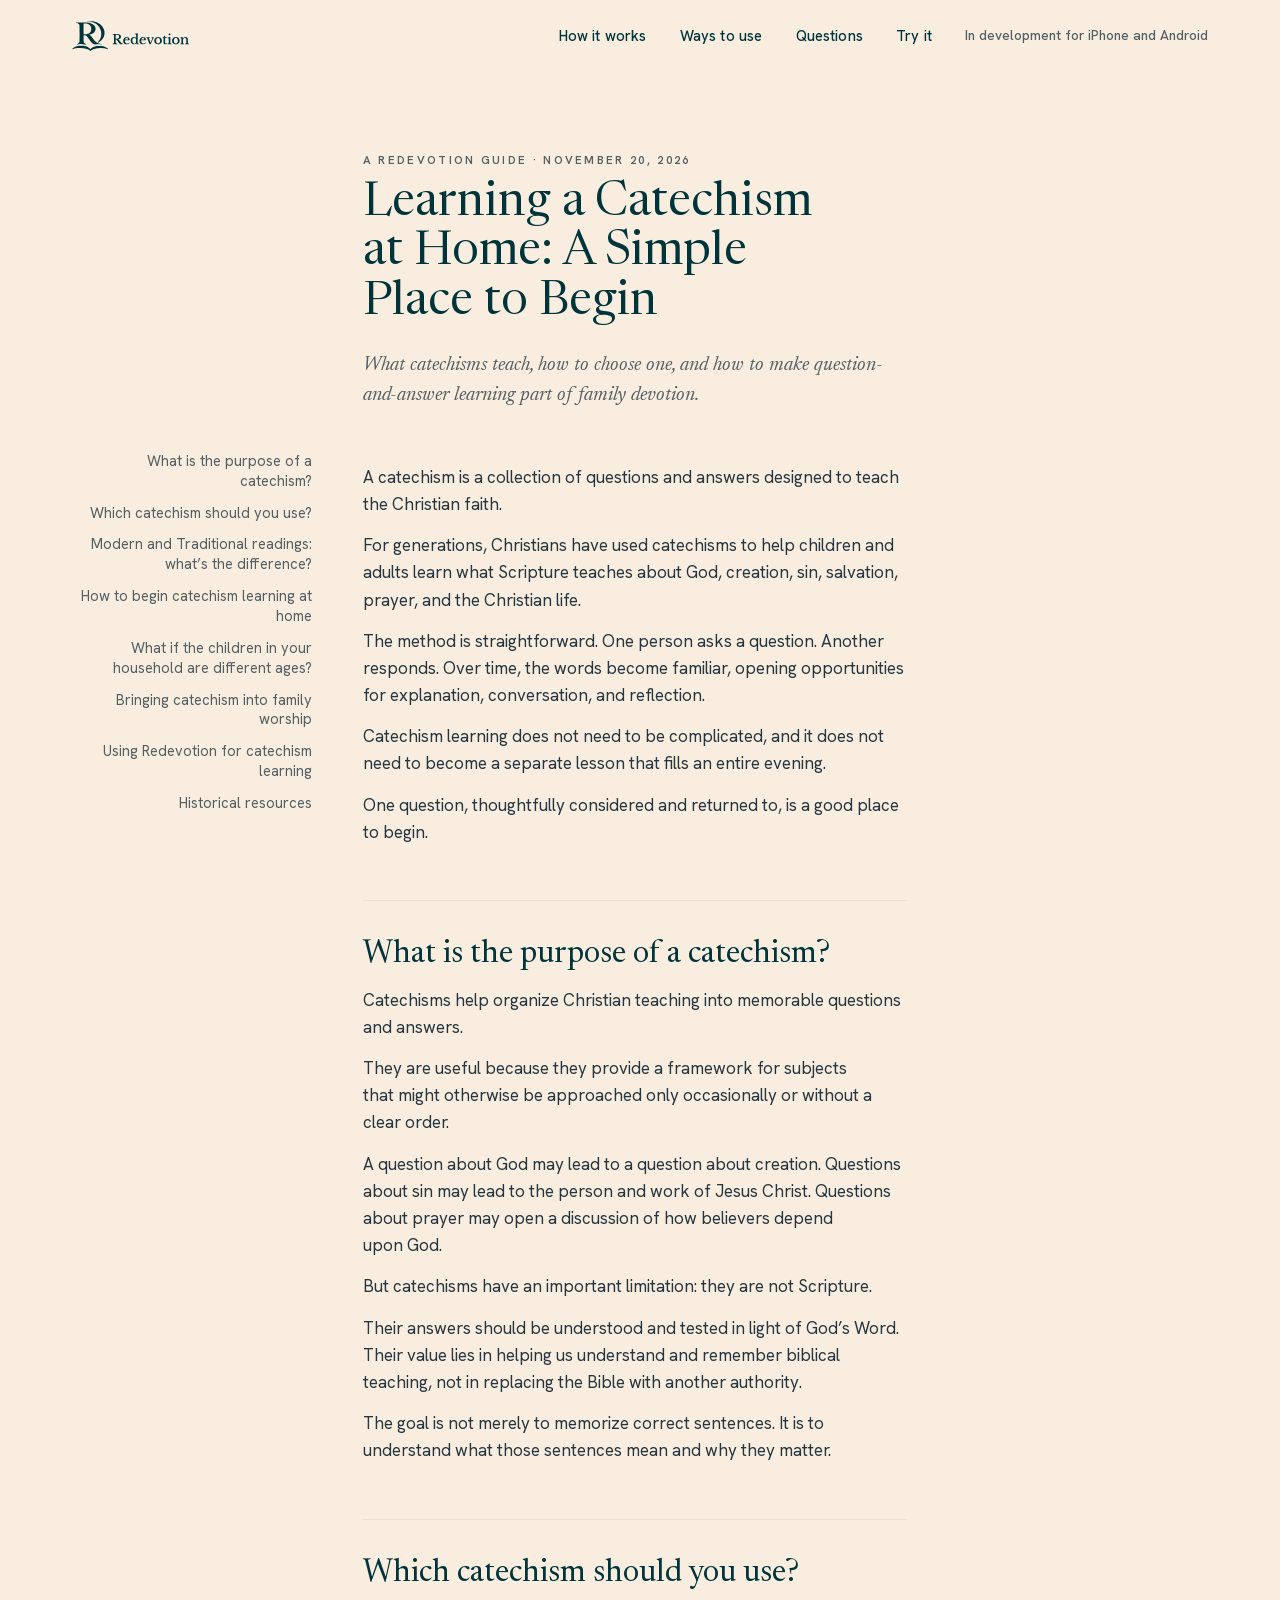
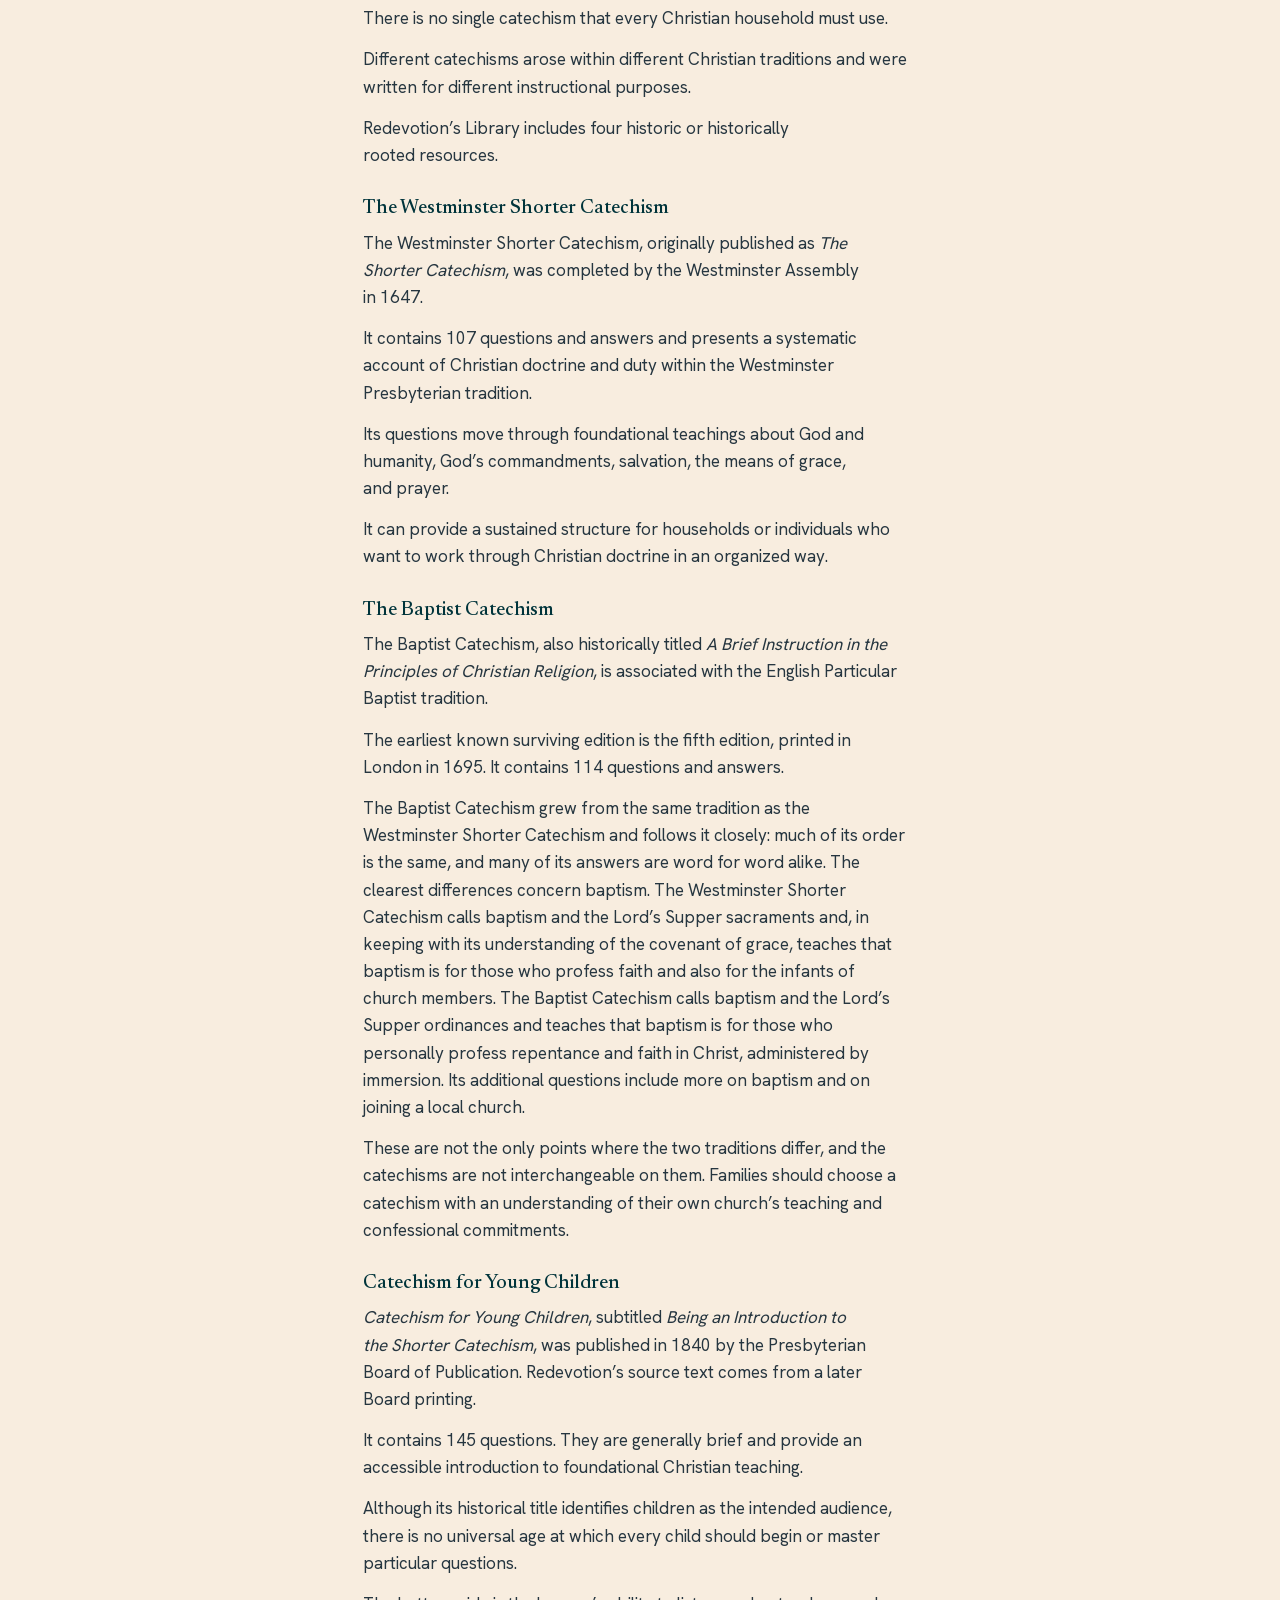
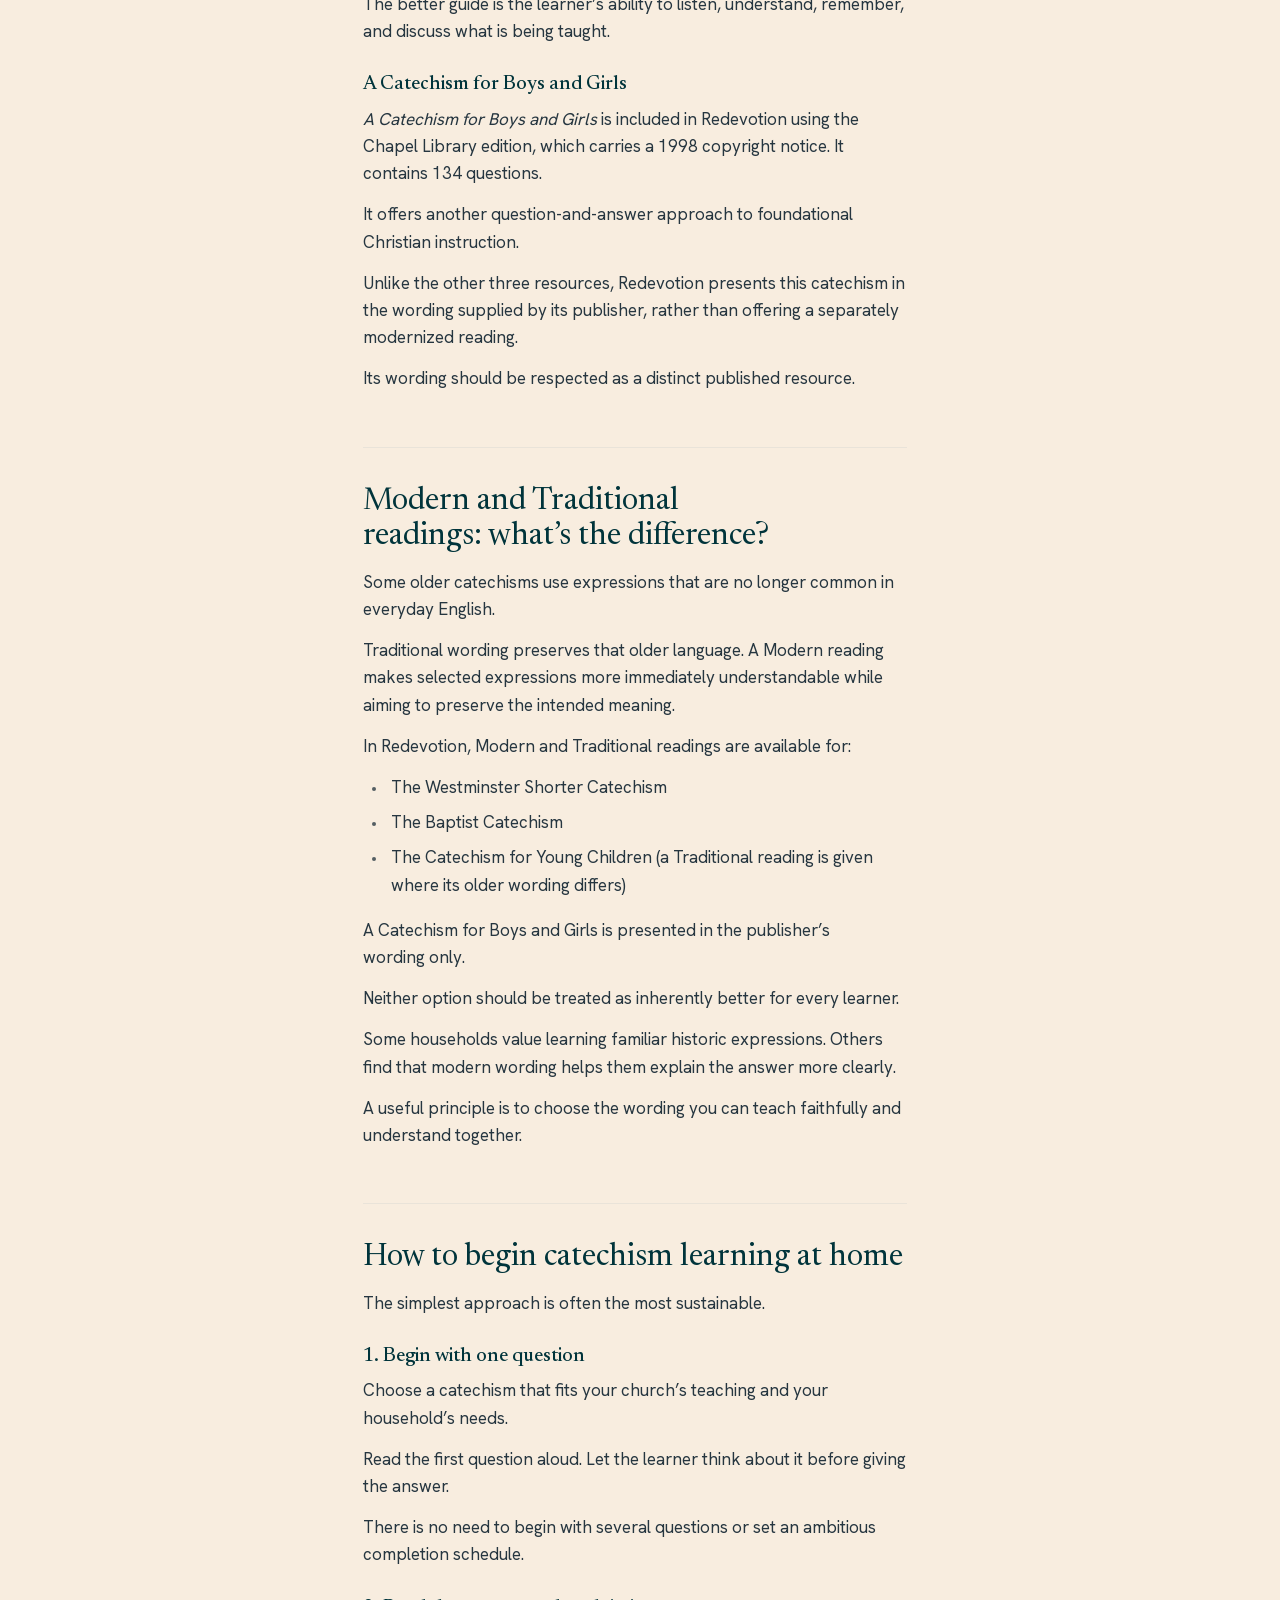
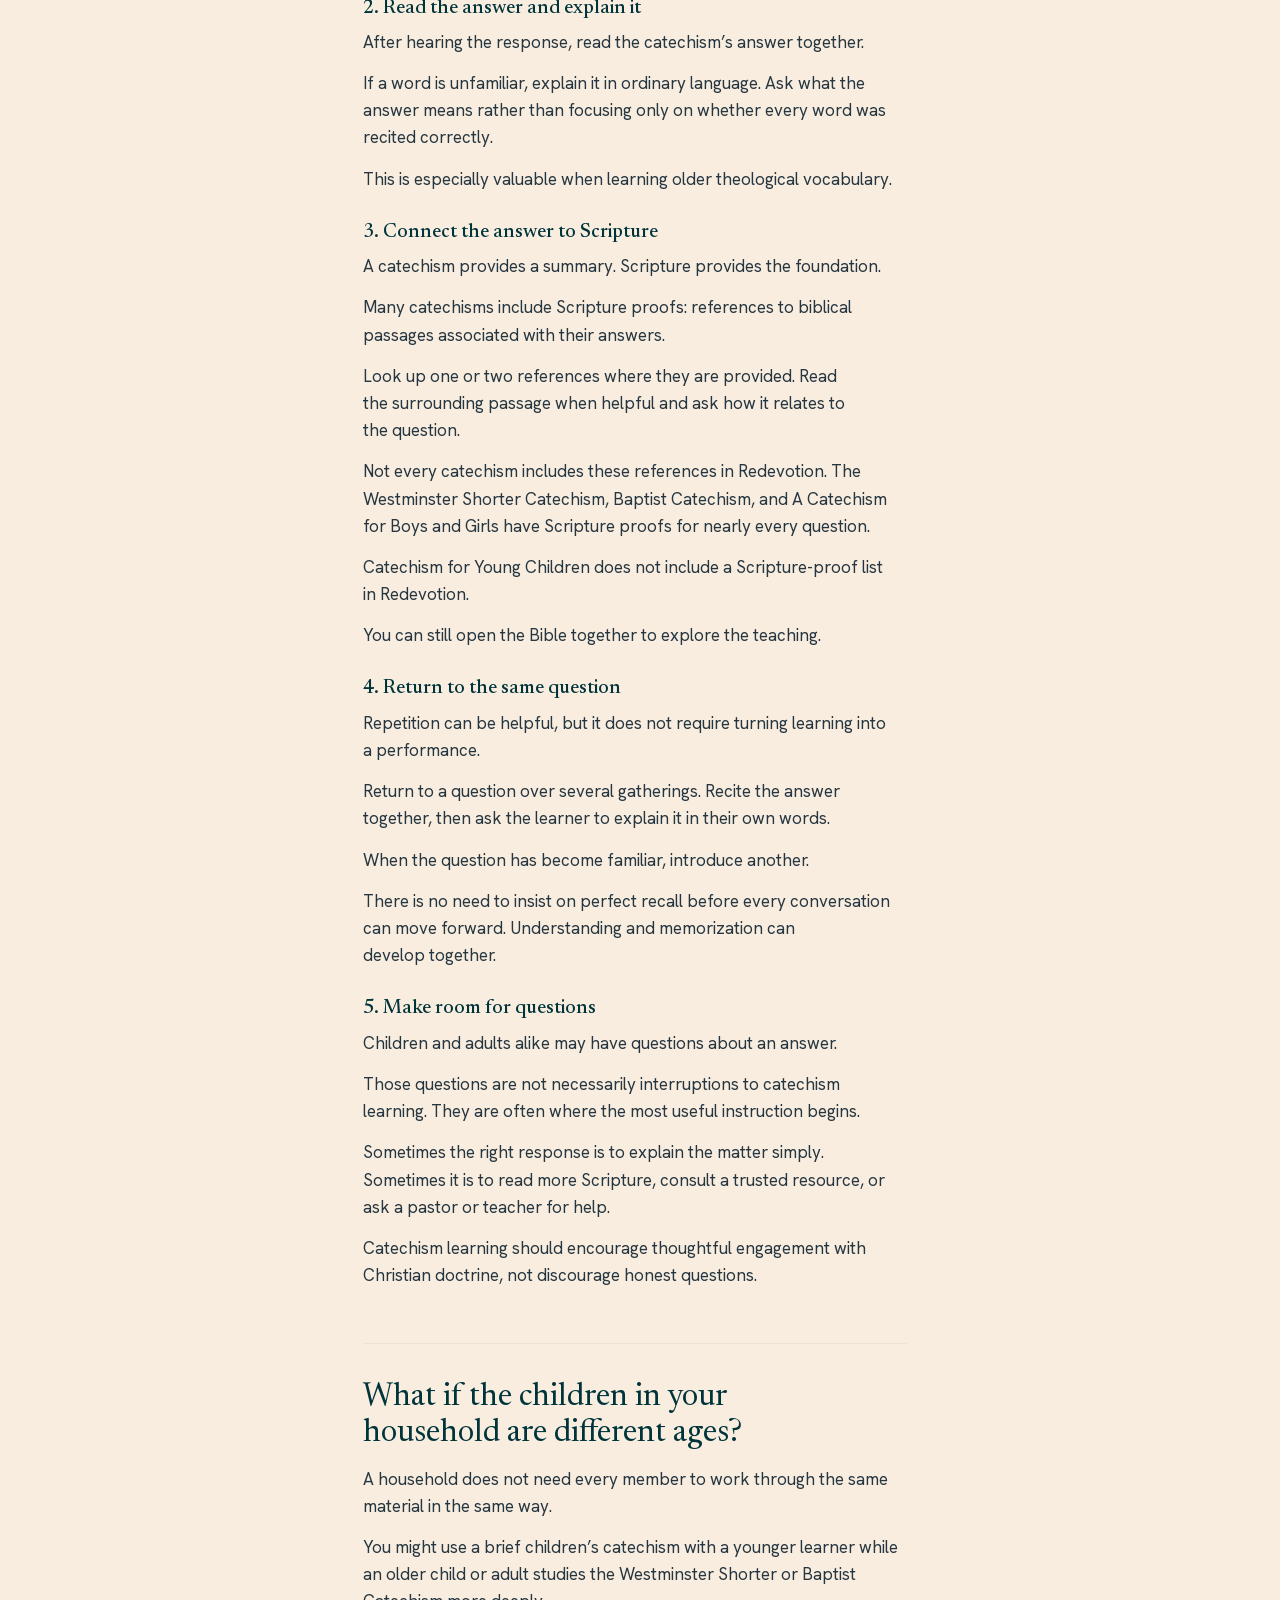
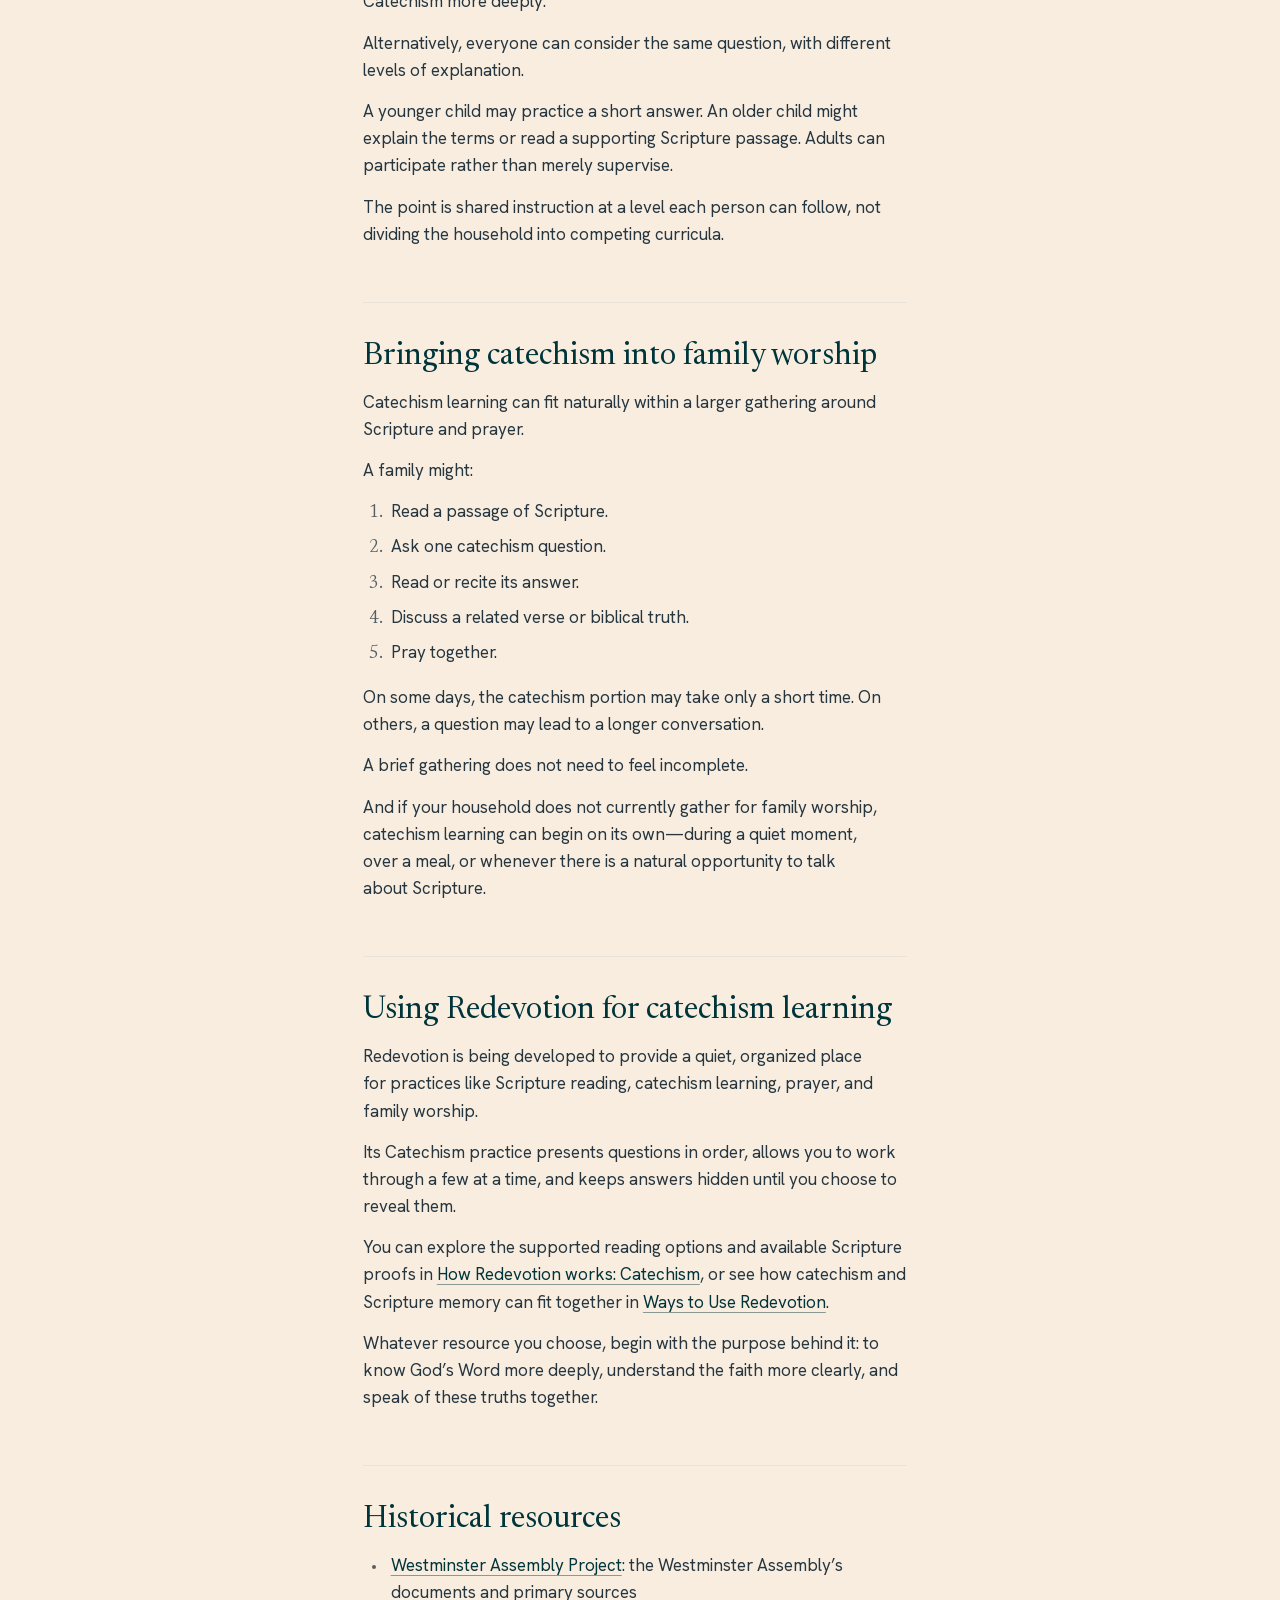
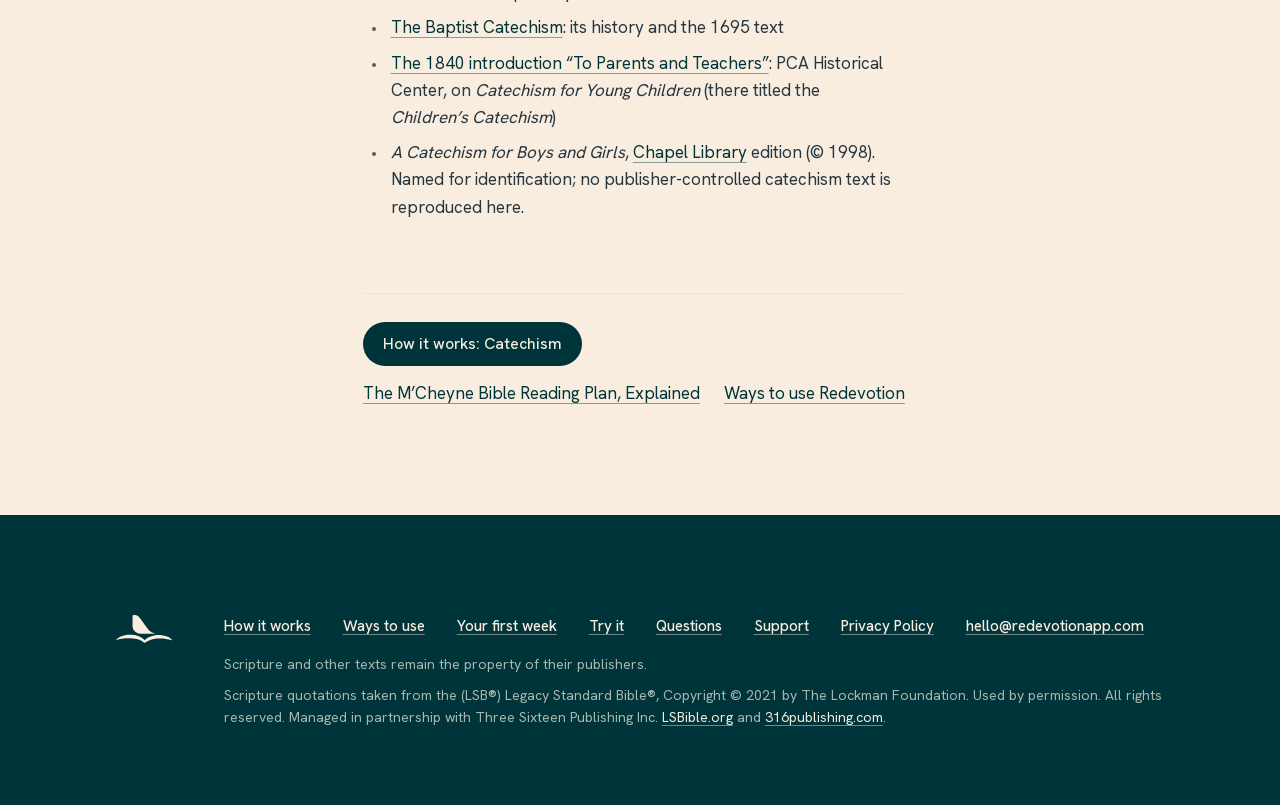
<file: guides/learning-catechism-at-home.html>
<!DOCTYPE html><html lang="en-US" class="_6ZS5gq_variable zIuUAq_variable W06g6q_variable"><head><meta charSet="utf-8"/><meta name="viewport" content="width=device-width, initial-scale=1"/><link rel="preload" href="/_next/static/media/61e56fd33ece1ad8-s.p.0op912u62qdhl.woff2" as="font" crossorigin="" type="font/woff2"/><link rel="preload" href="/_next/static/media/b8dfa3d21eb22018-s.p.3lxpqujs87tck.woff2" as="font" crossorigin="" type="font/woff2"/><link rel="preload" href="/_next/static/media/cf9a11b6772b9533-s.p.1elj1f4z6aq4a.woff2" as="font" crossorigin="" type="font/woff2"/><link rel="preload" as="image" href="/brand/header-primary-teal.svg"/><link rel="preload" as="image" href="/brand/header-primary-ivory.svg"/><link rel="preload" as="image" href="/brand/header-compact-teal.svg"/><link rel="preload" as="image" href="/brand/header-compact-ivory.svg"/><link rel="preload" href="/brand/stamp-ivory.svg" as="image"/><link rel="stylesheet" href="/_next/static/chunks/0h005a3xu4-ry.css" data-precedence="next"/><link rel="stylesheet" href="/_next/static/chunks/30cfpakkfz1fy.css" data-precedence="next"/><link rel="preload" as="script" fetchPriority="low" href="/_next/static/chunks/0j1we3cwg31qe.js"/><script src="/_next/static/chunks/1cuyxw6v18rxx.js" async=""></script><script src="/_next/static/chunks/39_j1bdzreq0m.js" async=""></script><script src="/_next/static/chunks/turbopack-2u1d16houkiyo.js" async=""></script><script src="/_next/static/chunks/3qfy96eoyh-ek.js" async=""></script><script src="/_next/static/chunks/1zy1kmz7bxk-i.js" async=""></script><meta name="next-size-adjust" content=""/><meta name="theme-color" content="#F3F0E4" media="(prefers-color-scheme: light)"/><meta name="theme-color" content="#18242A" media="(prefers-color-scheme: dark)"/><title>How to Learn a Catechism at Home | A Simple Guide</title><meta name="description" content="Learn how to begin catechism study at home, compare four Christian catechisms, and use Scripture, modern readings, and simple review."/><link rel="manifest" href="/site.webmanifest"/><meta name="robots" content="index, follow, max-image-preview:large"/><link rel="canonical" href="https://redevotionapp.com/guides/learning-catechism-at-home"/><meta property="og:title" content="How to Learn a Catechism at Home | A Simple Guide"/><meta property="og:description" content="Learn how to begin catechism study at home, compare four Christian catechisms, and use Scripture, modern readings, and simple review."/><meta property="og:url" content="https://redevotionapp.com/guides/learning-catechism-at-home"/><meta property="og:site_name" content="Redevotion"/><meta property="og:locale" content="en_US"/><meta property="og:image" content="https://redevotionapp.com/og-image-1200x630.png"/><meta property="og:image:width" content="1200"/><meta property="og:image:height" content="630"/><meta property="og:image:alt" content="Redevotion logo on deep teal"/><meta property="og:type" content="article"/><meta name="twitter:card" content="summary_large_image"/><meta name="twitter:title" content="How to Learn a Catechism at Home | A Simple Guide"/><meta name="twitter:description" content="Learn how to begin catechism study at home, compare four Christian catechisms, and use Scripture, modern readings, and simple review."/><meta name="twitter:image" content="https://redevotionapp.com/og-image-1200x630.png"/><meta name="twitter:image:alt" content="Redevotion logo on deep teal"/><meta name="twitter:image:width" content="1200"/><meta name="twitter:image:height" content="630"/><link rel="icon" href="/favicon.ico" sizes="48x48"/><link rel="icon" href="/favicon.svg" type="image/svg+xml"/><link rel="apple-touch-icon" href="/apple-touch-icon.png"/><script src="/_next/static/chunks/0cz1d0mv5g_q7.js" noModule=""></script></head><body><div hidden=""><!--$--><!--/$--></div><a class="skip-link" href="#main">Skip to content</a><header class="U0do9a_header" data-tone="paper" data-raised="false"><a class="U0do9a_brand" href="/" aria-label="Redevotion, home"><span class="U0do9a_lockup U0do9a_wideOnly" aria-hidden="true"><img class="U0do9a_teal" src="/brand/header-primary-teal.svg" width="117" height="30" alt="" aria-hidden="true" draggable="false" style="display:block;width:117px;height:30px"/><img class="U0do9a_ivory" src="/brand/header-primary-ivory.svg" width="117" height="30" alt="" aria-hidden="true" draggable="false" style="display:block;width:117px;height:30px"/></span><span class="U0do9a_lockup U0do9a_narrowOnly" aria-hidden="true"><img class="U0do9a_teal" src="/brand/header-compact-teal.svg" width="107" height="24" alt="" aria-hidden="true" draggable="false" style="display:block;width:107px;height:24px"/><img class="U0do9a_ivory" src="/brand/header-compact-ivory.svg" width="107" height="24" alt="" aria-hidden="true" draggable="false" style="display:block;width:107px;height:24px"/></span></a><nav class="U0do9a_nav" aria-label="Primary"><a class="U0do9a_link" href="/how-it-works.html">How it works</a><a class="U0do9a_link" href="/ways-to-use.html">Ways to use</a><a class="U0do9a_link" href="/faq.html">Questions</a><a class="U0do9a_link" href="/try.html">Try it</a><span class="U0do9a_status" data-variant="header">In development for iPhone and Android</span></nav><button type="button" class="U0do9a_menuButton" aria-expanded="false" aria-controls="site-menu">Menu</button><div class="U0do9a_menu" id="site-menu" hidden=""><nav aria-label="Menu"><ul class="U0do9a_menuList"><li><a href="/how-it-works.html">How it works</a></li><li><a href="/ways-to-use.html">Ways to use</a></li><li><a href="/faq.html">Questions</a></li><li><a href="/try.html">Try it</a></li></ul><ul class="U0do9a_menuMinor"><li><a href="/first-week.html">Your first week</a></li><li><a href="/support.html">Support</a></li><li><a href="/privacy.html">Privacy</a></li><li><a href="mailto:hello@redevotionapp.com">Write to us</a></li></ul><p class="U0do9a_menuStatus">In development for iPhone and Android.</p></nav></div></header><main id="main" tabindex="-1" class="hu3vsq_main"><div class="hu3vsq_grid"><header class="hu3vsq_head"><p class="ZT98wW_kicker">A Redevotion guide<!-- --> · <time dateTime="2026-11-20">November 20, 2026</time></p><h1 class="hu3vsq_title" data-guide-text="true">Learning a Catechism at Home: A Simple Place to Begin</h1><div class="hu3vsq_standfirst ZT98wW_deck" data-guide-text="true"><p><em>What catechisms teach, how to choose one, and how to make question-and-answer learning part of family devotion.</em></p></div></header><nav class="hu3vsq_index" aria-label="Learning a Catechism at Home: A Simple Place to Begin: contents"><ol><li><a href="#what-is-the-purpose-of-a-catechism">What is the purpose of a catechism?</a></li><li><a href="#which-catechism-should-you-use">Which catechism should you use?</a></li><li><a href="#modern-and-traditional-readings-whats-the-difference">Modern and Traditional readings: what’s the difference?</a></li><li><a href="#how-to-begin-catechism-learning-at-home">How to begin catechism learning at home</a></li><li><a href="#what-if-the-children-in-your-household-are-different-ages">What if the children in your household are different ages?</a></li><li><a href="#bringing-catechism-into-family-worship">Bringing catechism into family worship</a></li><li><a href="#using-redevotion-for-catechism-learning">Using Redevotion for catechism learning</a></li><li><a href="#historical-resources">Historical resources</a></li></ol></nav><article class="hu3vsq_body ZT98wW_article"><div class="ZT98wW_intro" data-guide-text="true"><p>A catechism is a collection of questions and answers designed to teach the Christian faith.</p><p>For generations, Christians have used catechisms to help children and adults learn what Scripture teaches about God, creation, sin, salvation, prayer, and the Christian life.</p><p>The method is straightforward. One person asks a question. Another responds. Over time, the words become familiar, opening opportunities for explanation, conversation, and reflection.</p><p>Catechism learning does not need to be complicated, and it does not need to become a separate lesson that fills an entire evening.</p><p>One question, thoughtfully considered and returned to, is a good place to begin.</p></div><section id="what-is-the-purpose-of-a-catechism" class="hu3vsq_section ZT98wW_section" aria-labelledby="what-is-the-purpose-of-a-catechism-title" data-guide-text="true"><h2 id="what-is-the-purpose-of-a-catechism-title" class="hu3vsq_h2">What is the purpose of a catechism?</h2><p>Catechisms help organize Christian teaching into memorable questions and answers.</p><p>They are useful because they provide a framework for subjects that might otherwise be approached only occasionally or without a clear order.</p><p>A question about God may lead to a question about creation. Questions about sin may lead to the person and work of Jesus Christ. Questions about prayer may open a discussion of how believers depend upon God.</p><p>But catechisms have an important limitation: they are not Scripture.</p><p>Their answers should be understood and tested in light of God’s Word. Their value lies in helping us understand and remember biblical teaching, not in replacing the Bible with another authority.</p><p>The goal is not merely to memorize correct sentences. It is to understand what those sentences mean and why they matter.</p></section><section id="which-catechism-should-you-use" class="hu3vsq_section ZT98wW_section" aria-labelledby="which-catechism-should-you-use-title" data-guide-text="true"><h2 id="which-catechism-should-you-use-title" class="hu3vsq_h2">Which catechism should you use?</h2><p>There is no single catechism that every Christian household must use.</p><p>Different catechisms arose within different Christian traditions and were written for different instructional purposes.</p><p>Redevotion’s Library includes four historic or historically rooted resources.</p><h3 id="the-westminster-shorter-catechism" class="hu3vsq_h3 ZT98wW_h3">The Westminster Shorter Catechism</h3><p>The Westminster Shorter Catechism, originally published as <em>The Shorter Catechism</em>, was completed by the Westminster Assembly in 1647.</p><p>It contains 107 questions and answers and presents a systematic account of Christian doctrine and duty within the Westminster Presbyterian tradition.</p><p>Its questions move through foundational teachings about God and humanity, God’s commandments, salvation, the means of grace, and prayer.</p><p>It can provide a sustained structure for households or individuals who want to work through Christian doctrine in an organized way.</p><h3 id="the-baptist-catechism" class="hu3vsq_h3 ZT98wW_h3">The Baptist Catechism</h3><p>The Baptist Catechism, also historically titled <em>A Brief Instruction in the Principles of Christian Religion</em>, is associated with the English Particular Baptist tradition.</p><p>The earliest known surviving edition is the fifth edition, printed in London in 1695. It contains 114 questions and answers.</p><p>The Baptist Catechism grew from the same tradition as the Westminster Shorter Catechism and follows it closely: much of its order is the same, and many of its answers are word for word alike. The clearest differences concern baptism. The Westminster Shorter Catechism calls baptism and the Lord’s Supper sacraments and, in keeping with its understanding of the covenant of grace, teaches that baptism is for those who profess faith and also for the infants of church members. The Baptist Catechism calls baptism and the Lord’s Supper ordinances and teaches that baptism is for those who personally profess repentance and faith in Christ, administered by immersion. Its additional questions include more on baptism and on joining a local church.</p><p>These are not the only points where the two traditions differ, and the catechisms are not interchangeable on them. Families should choose a catechism with an understanding of their own church’s teaching and confessional commitments.</p><h3 id="catechism-for-young-children" class="hu3vsq_h3 ZT98wW_h3">Catechism for Young Children</h3><p><em>Catechism for Young Children</em>, subtitled <em>Being an Introduction to the Shorter Catechism</em>, was published in 1840 by the Presbyterian Board of Publication. Redevotion’s source text comes from a later Board printing.</p><p>It contains 145 questions. They are generally brief and provide an accessible introduction to foundational Christian teaching.</p><p>Although its historical title identifies children as the intended audience, there is no universal age at which every child should begin or master particular questions.</p><p>The better guide is the learner’s ability to listen, understand, remember, and discuss what is being taught.</p><h3 id="a-catechism-for-boys-and-girls" class="hu3vsq_h3 ZT98wW_h3">A Catechism for Boys and Girls</h3><p><em>A Catechism for Boys and Girls</em> is included in Redevotion using the Chapel Library edition, which carries a 1998 copyright notice. It contains 134 questions.</p><p>It offers another question-and-answer approach to foundational Christian instruction.</p><p>Unlike the other three resources, Redevotion presents this catechism in the wording supplied by its publisher, rather than offering a separately modernized reading.</p><p>Its wording should be respected as a distinct published resource.</p></section><section id="modern-and-traditional-readings-whats-the-difference" class="hu3vsq_section ZT98wW_section" aria-labelledby="modern-and-traditional-readings-whats-the-difference-title" data-guide-text="true"><h2 id="modern-and-traditional-readings-whats-the-difference-title" class="hu3vsq_h2">Modern and Traditional readings: what’s the difference?</h2><p>Some older catechisms use expressions that are no longer common in everyday English.</p><p>Traditional wording preserves that older language. A Modern reading makes selected expressions more immediately understandable while aiming to preserve the intended meaning.</p><p>In Redevotion, Modern and Traditional readings are available for:</p><ul class="ZT98wW_list"><li>The Westminster Shorter Catechism</li><li>The Baptist Catechism</li><li>The Catechism for Young Children (a Traditional reading is given where its older wording differs)</li></ul><p>A Catechism for Boys and Girls is presented in the publisher’s wording only.</p><p>Neither option should be treated as inherently better for every learner.</p><p>Some households value learning familiar historic expressions. Others find that modern wording helps them explain the answer more clearly.</p><p>A useful principle is to choose the wording you can teach faithfully and understand together.</p></section><section id="how-to-begin-catechism-learning-at-home" class="hu3vsq_section ZT98wW_section" aria-labelledby="how-to-begin-catechism-learning-at-home-title" data-guide-text="true"><h2 id="how-to-begin-catechism-learning-at-home-title" class="hu3vsq_h2">How to begin catechism learning at home</h2><p>The simplest approach is often the most sustainable.</p><h3 id="1-begin-with-one-question" class="hu3vsq_h3 ZT98wW_h3">1. Begin with one question</h3><p>Choose a catechism that fits your church’s teaching and your household’s needs.</p><p>Read the first question aloud. Let the learner think about it before giving the answer.</p><p>There is no need to begin with several questions or set an ambitious completion schedule.</p><h3 id="2-read-the-answer-and-explain-it" class="hu3vsq_h3 ZT98wW_h3">2. Read the answer and explain it</h3><p>After hearing the response, read the catechism’s answer together.</p><p>If a word is unfamiliar, explain it in ordinary language. Ask what the answer means rather than focusing only on whether every word was recited correctly.</p><p>This is especially valuable when learning older theological vocabulary.</p><h3 id="3-connect-the-answer-to-scripture" class="hu3vsq_h3 ZT98wW_h3">3. Connect the answer to Scripture</h3><p>A catechism provides a summary. Scripture provides the foundation.</p><p>Many catechisms include Scripture proofs: references to biblical passages associated with their answers.</p><p>Look up one or two references where they are provided. Read the surrounding passage when helpful and ask how it relates to the question.</p><p>Not every catechism includes these references in Redevotion. The Westminster Shorter Catechism, Baptist Catechism, and A Catechism for Boys and Girls have Scripture proofs for nearly every question.</p><p>Catechism for Young Children does not include a Scripture-proof list in Redevotion.</p><p>You can still open the Bible together to explore the teaching.</p><h3 id="4-return-to-the-same-question" class="hu3vsq_h3 ZT98wW_h3">4. Return to the same question</h3><p>Repetition can be helpful, but it does not require turning learning into a performance.</p><p>Return to a question over several gatherings. Recite the answer together, then ask the learner to explain it in their own words.</p><p>When the question has become familiar, introduce another.</p><p>There is no need to insist on perfect recall before every conversation can move forward. Understanding and memorization can develop together.</p><h3 id="5-make-room-for-questions" class="hu3vsq_h3 ZT98wW_h3">5. Make room for questions</h3><p>Children and adults alike may have questions about an answer.</p><p>Those questions are not necessarily interruptions to catechism learning. They are often where the most useful instruction begins.</p><p>Sometimes the right response is to explain the matter simply. Sometimes it is to read more Scripture, consult a trusted resource, or ask a pastor or teacher for help.</p><p>Catechism learning should encourage thoughtful engagement with Christian doctrine, not discourage honest questions.</p></section><section id="what-if-the-children-in-your-household-are-different-ages" class="hu3vsq_section ZT98wW_section" aria-labelledby="what-if-the-children-in-your-household-are-different-ages-title" data-guide-text="true"><h2 id="what-if-the-children-in-your-household-are-different-ages-title" class="hu3vsq_h2">What if the children in your household are different ages?</h2><p>A household does not need every member to work through the same material in the same way.</p><p>You might use a brief children’s catechism with a younger learner while an older child or adult studies the Westminster Shorter or Baptist Catechism more deeply.</p><p>Alternatively, everyone can consider the same question, with different levels of explanation.</p><p>A younger child may practice a short answer. An older child might explain the terms or read a supporting Scripture passage. Adults can participate rather than merely supervise.</p><p>The point is shared instruction at a level each person can follow, not dividing the household into competing curricula.</p></section><section id="bringing-catechism-into-family-worship" class="hu3vsq_section ZT98wW_section" aria-labelledby="bringing-catechism-into-family-worship-title" data-guide-text="true"><h2 id="bringing-catechism-into-family-worship-title" class="hu3vsq_h2">Bringing catechism into family worship</h2><p>Catechism learning can fit naturally within a larger gathering around Scripture and prayer.</p><p>A family might:</p><ol class="ZT98wW_list"><li>Read a passage of Scripture.</li><li>Ask one catechism question.</li><li>Read or recite its answer.</li><li>Discuss a related verse or biblical truth.</li><li>Pray together.</li></ol><p>On some days, the catechism portion may take only a short time. On others, a question may lead to a longer conversation.</p><p>A brief gathering does not need to feel incomplete.</p><p>And if your household does not currently gather for family worship, catechism learning can begin on its own—during a quiet moment, over a meal, or whenever there is a natural opportunity to talk about Scripture.</p></section><section id="using-redevotion-for-catechism-learning" class="hu3vsq_section ZT98wW_section" aria-labelledby="using-redevotion-for-catechism-learning-title" data-guide-text="true"><h2 id="using-redevotion-for-catechism-learning-title" class="hu3vsq_h2">Using Redevotion for catechism learning</h2><p>Redevotion is being developed to provide a quiet, organized place for practices like Scripture reading, catechism learning, prayer, and family worship.</p><p>Its Catechism practice presents questions in order, allows you to work through a few at a time, and keeps answers hidden until you choose to reveal them.</p><p>You can explore the supported reading options and available Scripture proofs in <a class="link" href="/how-it-works.html#catechism">How Redevotion works: Catechism</a>, or see how catechism and Scripture memory can fit together in <a class="link" href="/ways-to-use.html#catechism-and-memory">Ways to Use Redevotion</a>.</p><p>Whatever resource you choose, begin with the purpose behind it: to know God’s Word more deeply, understand the faith more clearly, and speak of these truths together.</p></section><section id="historical-resources" class="hu3vsq_section ZT98wW_section" aria-labelledby="historical-resources-title" data-guide-text="true"><h2 id="historical-resources-title" class="hu3vsq_h2">Historical resources</h2><ul class="ZT98wW_list"><li><a class="link" href="https://westminsterassembly.org/">Westminster Assembly Project</a>: the Westminster Assembly’s documents and primary sources</li><li><a class="link" href="https://baptistcatechism.org/">The Baptist Catechism</a>: its history and the 1695 text</li><li><a class="link" href="https://thisday.pcahistory.org/2017/02/february-3-6/">The 1840 introduction “To Parents and Teachers”</a>: PCA Historical Center, on <em>Catechism for Young Children</em> (there titled the <em>Children’s Catechism</em>)</li><li><em>A Catechism for Boys and Girls</em>, <a class="link" href="https://www.chapellibrary.org/">Chapel Library</a> edition (© 1998). Named for identification; no publisher-controlled catechism text is reproduced here.</li></ul></section><nav class="hu3vsq_onward" aria-label="Where to go next"><a class="hu3vsq_primary" href="/how-it-works.html#catechism">How it works: Catechism</a><a class="link" href="/guides/mcheyne-bible-reading-plan">The M’Cheyne Bible Reading Plan, Explained</a><a class="link" href="/ways-to-use.html">Ways to use Redevotion</a></nav></article></div><script type="application/ld+json">{"@context":"https://schema.org","@type":"Article","@id":"https://redevotionapp.com/guides/learning-catechism-at-home#article","headline":"Learning a Catechism at Home: A Simple Place to Begin","description":"What catechisms teach, how to choose one, and how to make question-and-answer learning part of family devotion.","url":"https://redevotionapp.com/guides/learning-catechism-at-home","mainEntityOfPage":"https://redevotionapp.com/guides/learning-catechism-at-home","inLanguage":"en-US","author":{"@type":"Organization","@id":"https://redevotionapp.com/#organization","name":"Redevotion","url":"https://redevotionapp.com/"},"publisher":{"@type":"Organization","@id":"https://redevotionapp.com/#organization","name":"Redevotion","url":"https://redevotionapp.com/"},"isPartOf":{"@id":"https://redevotionapp.com/#website"},"datePublished":"2026-11-20"}</script></main><footer class="_EUJ1W_footer on-field" data-tone="field"><div class="_EUJ1W_inner"><img class="_EUJ1W_stamp" src="/brand/stamp-ivory.svg" width="64" height="36" alt="" aria-hidden="true" draggable="false" style="display:block;width:64px;height:36px"/><nav class="_EUJ1W_links" aria-label="Footer"><a class="link" href="/how-it-works.html">How it works</a><a class="link" href="/ways-to-use.html">Ways to use</a><a class="link" href="/first-week.html">Your first week</a><a class="link" href="/try.html">Try it</a><a class="link" href="/faq.html">Questions</a><a class="link" href="/support.html">Support</a><a class="link" href="/privacy.html">Privacy Policy</a><a class="link" href="mailto:hello@redevotionapp.com">hello@redevotionapp.com</a></nav><div class="_EUJ1W_notes"><p class="_EUJ1W_note">Scripture and other texts remain the property of their publishers.</p><p class="_EUJ1W_note">Scripture quotations taken from the (LSB®) Legacy Standard Bible®, Copyright © 2021 by The Lockman Foundation. Used by permission. All rights reserved. Managed in partnership with Three Sixteen Publishing Inc. <a class="link" href="https://www.lsbible.org/">LSBible.org</a> and <a class="link" href="https://316publishing.com/">316publishing.com</a>.</p></div></div></footer><!--$--><!--/$--><script id="_R_">(globalThis["TURBOPACK"] || (globalThis["TURBOPACK"] = [])).push({"otherChunks":["static/chunks/0j1we3cwg31qe.js","static/chunks/1cuyxw6v18rxx.js","static/chunks/39_j1bdzreq0m.js"],"runtimeModuleIds":[94553]});</script><script src="/_next/static/chunks/0j1we3cwg31qe.js" async=""></script><script>(self.__next_f=self.__next_f||[]).push([0])</script><script>self.__next_f.push([1,"1:\"$Sreact.fragment\"\n2:\"/_next/static/chunks/3qfy96eoyh-ek.js\"\n3:I[39756,[\"$2\"],\"default\"]\n4:I[37457,[\"$2\"],\"default\"]\n5:\"/_next/static/chunks/1zy1kmz7bxk-i.js\"\n6:I[18013,[\"$2\",\"$5\"],\"default\"]\nc:I[97367,[\"$2\"],\"OutletBoundary\"]\nd:\"$Sreact.suspense\"\nf:\"ViewportBoundary\"\n10:I[97367,[\"$2\"],\"$f\"]\n12:\"MetadataBoundary\"\n13:I[97367,[\"$2\"],\"$12\"]\n15:I[68027,[\"$2\"],\"default\",1]\n:HL[\"/_next/static/chunks/0h005a3xu4-ry.css\",\"style\"]\n:HL[\"/_next/static/chunks/30cfpakkfz1fy.css\",\"style\"]\n:HL[\"/_next/static/media/61e56fd33ece1ad8-s.p.0op912u62qdhl.woff2\",\"font\",{\"crossOrigin\":\"\",\"type\":\"font/woff2\"}]\n:HL[\"/_next/static/media/b8dfa3d21eb22018-s.p.3lxpqujs87tck.woff2\",\"font\",{\"crossOrigin\":\"\",\"type\":\"font/woff2\"}]\n:HL[\"/_next/static/media/cf9a11b6772b9533-s.p.1elj1f4z6aq4a.woff2\",\"font\",{\"crossOrigin\":\"\",\"type\":\"font/woff2\"}]\n:HL[\"/brand/stamp-ivory.svg\",\"image\"]\n8:X\na:[[\"children\",{\"s\":\"__PAGE__\",\"h\":512,\"d\":{\"r\":[\"$\",\"$1\",\"c\",{\"children\":[\"$Lb\",[[\"$\",\"script\",\"script-0\",{\"src\":\"/_next/static/chunks/1zy1kmz7bxk-i.js\",\"async\":true,\"nonce\":\"$undefined\"}]],[\"$\",\"$Lc\",null,{\"children\":[\"$\",\"$d\",null,{\"name\":\"Next.MetadataOutlet\",\"children\":\"$@e\"}]}]]}],\"p\":false,\"v\":null}}]]\n9:[[\"children\",{\"s\":{\"n\":\"slug\",\"t\":\"d\",\"k\":\"learning-catechism-at-home\",\"s\":[]},\"h\":66048,\"d\":{\"r\":[\"$\",\"$1\",\"c\",{\"children\":[null,[\"$\",\"$L3\",null,{\"parallelRouterKey\":\"children\",\"error\":\"$undefined\",\"errorStyles\":\"$undefined\",\"errorScripts\":\"$undefined\",\"template\":[\"$\",\"$L4\",null,{}],\"templateStyles\":\"$undefined\",\"templateScripts\":\"$undefined\",\"notFound\":\"$undefined\",\"forbidden\":\"$undefined\",\"unauthorized\":\"$undefined\"}]]}],\"p\":false,\"v\":\"$8\"},\"c\":\"$Qa\"}]]\n7:[[\"children\",{\"s\":\"guides\",\"h\":131584,\"d\":{\"r\":[\"$\",\"$1\",\"c\",{\"children\":[null,[\"$\",\"$L3\",null,{\"parallelRouterKey\":\"children\",\"error\":\"$undefined\",\"errorStyles\":\"$undefined\",\"errorScripts\":\"$undefined\",\"template\":[\"$\",\"$L4\",null,{}],\"templateStyles\":\"$undefined\",\"templateScripts\":\"$undefined\",\"notFound\":\"$undefined\",\"forbidden\":\"$undefined\",\"unauthorized\":\"$undefined\"}]]}],\"p\":false,\"v\":\"$8\"},\"c\":\"$Q9\"}]]\n0:{\"P\":null,\"c\":[\"\",\"guides\",\"learning-catechism-at-home\"],\"q\":\"\",\"i\":false,\"t\":{\"t\":{\"s\":\"\",\"h\":131600,\"d\":{\"r\":[\"$\",\"$1\",\"c\",{\"children\":[[[\"$\",\"link\",\"0\",{\"rel\":\"stylesheet\",\"href\":\"/_next/static/chunks/0h005a3xu4-ry.css\",\"precedence\":\"next\",\"crossOrigin\":\"$undefined\",\"nonce\":\"$undefined\"}],[\"$\",\"link\",\"1\",{\"rel\":\"stylesheet\",\"href\":\"/_next/static/chunks/30cfpakkfz1fy.css\",\"precedence\":\"next\",\"crossOrigin\":\"$undefined\",\"nonce\":\"$undefined\"}],[\"$\",\"script\",\"script-0\",{\"src\":\"/_next/static/chunks/3qfy96eoyh-ek.js\",\"async\":true,\"nonce\":\"$undefined\"}]],[\"$\",\"html\",null,{\"lang\":\"en-US\",\"className\":\"_6ZS5gq_variable zIuUAq_variable W06g6q_variable\",\"children\":[\"$\",\"body\",null,{\"children\":[\"$\",\"$L3\",null,{\"parallelRouterKey\":\"children\",\"error\":\"$undefined\",\"errorStyles\":\"$undefined\",\"errorScripts\":\"$undefined\",\"template\":[\"$\",\"$L4\",null,{}],\"templateStyles\":\"$undefined\",\"templateScripts\":\"$undefined\",\"notFound\":[[[\"$\",\"a\",null,{\"className\":\"skip-link\",\"href\":\"#main\",\"children\":\"Skip to content\"}],[\"$\",\"$L6\",null,{\"homeHref\":\"/\",\"current\":\"$undefined\"}],[\"$\",\"main\",null,{\"id\":\"main\",\"tabIndex\":-1,\"className\":\"hu3vsq_main\",\"children\":[[\"$\",\"div\",null,{\"className\":\"hu3vsq_grid\",\"children\":[[\"$\",\"header\",null,{\"className\":\"hu3vsq_head\",\"children\":[[\"$\",\"h1\",null,{\"className\":\"hu3vsq_title\",\"children\":\"This page isn’t in the book\"}],[\"$\",\"div\",null,{\"className\":\"hu3vsq_standfirst\",\"children\":[\"$\",\"p\",null,{\"children\":\"The address may be mistyped, or the page may have moved. These will take you somewhere useful.\"}]}]]}],false,[\"$\",\"div\",null,{\"className\":\"hu3vsq_body\",\"children\":[[],[\"$\",\"nav\",null,{\"className\":\"hu3vsq_onward\",\"aria-label\":\"Where to go next\",\"children\":[[\"$\",\"a\",\"/\",{\"className\":\"hu3vsq_primary\",\"href\":\"/\",\"children\":\"The home page\"}],[\"$\",\"a\",\"/how-it-works.html\",{\"className\":\"link\",\"href\":\"/how-it-works.html\",\"children\":\"How it works\"}],[\"$\",\"a\",\"/try.html\",{\"className\":\"link\",\"href\":\"/try.html\",\"children\":\"Try a short devotion\"}],[\"$\",\"a\",\"/support.html\",{\"className\":\"link\",\"href\":\"/support.html\",\"children\":\"Support\"}]]}]]}]]}],\"$undefined\"]}],[\"$\",\"footer\",null,{\"className\":\"_EUJ1W_footer on-field\",\"data-tone\":\"field\",\"children\":[\"$\",\"div\",null,{\"className\":\"_EUJ1W_inner\",\"children\":[[\"$\",\"img\",null,{\"className\":\"_EUJ1W_stamp\",\"src\":\"/brand/stamp-ivory.svg\",\"width\":64,\"height\":36,\"alt\":\"\",\"aria-hidden\":true,\"draggable\":false,\"style\":{\"display\":\"block\",\"width\":64,\"height\":36}}],[\"$\",\"nav\",null,{\"className\":\"_EUJ1W_links\",\"aria-label\":\"Footer\",\"children\":[[\"$\",\"a\",null,{\"className\":\"link\",\"href\":\"/how-it-works.html\",\"children\":\"How it works\"}],[\"$\",\"a\",null,{\"className\":\"link\",\"href\":\"/ways-to-use.html\",\"children\":\"Ways to use\"}],[\"$\",\"a\",null,{\"className\":\"link\",\"href\":\"/first-week.html\",\"children\":\"Your first week\"}],[\"$\",\"a\",null,{\"className\":\"link\",\"href\":\"/try.html\",\"children\":\"Try it\"}],[\"$\",\"a\",null,{\"className\":\"link\",\"href\":\"/faq.html\",\"children\":\"Questions\"}],[\"$\",\"a\",null,{\"className\":\"link\",\"href\":\"/support.html\",\"aria-current\":\"$undefined\",\"children\":\"Support\"}],[\"$\",\"a\",null,{\"className\":\"link\",\"href\":\"/privacy.html\",\"aria-current\":\"$undefined\",\"children\":\"Privacy Policy\"}],[\"$\",\"a\",null,{\"className\":\"link\",\"href\":\"mailto:hello@redevotionapp.com\",\"children\":\"hello@redevotionapp.com\"}]]}],[\"$\",\"div\",null,{\"className\":\"_EUJ1W_notes\",\"children\":[[\"$\",\"p\",null,{\"className\":\"_EUJ1W_note\",\"children\":\"Scripture and other texts remain the property of their publishers.\"}],[[\"$\",\"p\",\"LSB\",{\"className\":\"_EUJ1W_note\",\"children\":[\"Scripture quotations taken from the (LSB®) Legacy Standard Bible®, Copyright © 2021 by The Lockman Foundation. Used by permission. All rights reserved. Managed in partnership with Three Sixteen Publishing Inc. \",[\"$\",\"a\",\"0\",{\"className\":\"link\",\"href\":\"https://www.lsbible.org/\",\"children\":\"LSBible.org\"}],\" and \",[\"$\",\"a\",\"1\",{\"className\":\"link\",\"href\":\"https://316publishing.com/\",\"children\":\"316publishing.com\"}],\".\"]}]]]}],false]}]}]],[]],\"forbidden\":\"$undefined\",\"unauthorized\":\"$undefined\"}]}]}]]}],\"p\":false,\"v\":null},\"c\":\"$Q7\"},\"h\":{\"r\":[\"$\",\"$1\",\"h\",{\"children\":[null,[\"$\",\"$L10\",null,{\"children\":\"$L11\"}],[\"$\",\"$L13\",null,{\"children\":[[\"$\",\"div\",null,{\"hidden\":true,\"children\":[\"$\",\"$d\",null,{\"name\":\"Next.Metadata\",\"children\":\"$L14\"}]}],null]}],[\"$\",\"meta\",null,{\"name\":\"next-size-adjust\",\"content\":\"\"}]]}],\"p\":false,\"v\":null}},\"m\":\"$undefined\",\"G\":[\"$15\",[[\"$\",\"link\",\"0\",{\"rel\":\"stylesheet\",\"href\":\"/_next/static/chunks/0h005a3xu4-ry.css\",\"precedence\":\"next\",\"crossOrigin\":\"$undefined\",\"nonce\":\"$undefined\"}],[\"$\",\"link\",\"1\",{\"rel\":\"stylesheet\",\"href\":\"/_next/static/chunks/30cfpakkfz1fy.css\",\"precedence\":\"next\",\"crossOrigin\":\"$undefined\",\"nonce\":\"$undefined\"}]]],\"S\":true,\"r\":\"$undefined\",\"s\":\"$undefined\",\"a\":\"$undefined\",\"l\":\"$undefined\",\"p\":\"$undefined\",\"d\":\"$undefined\",\"b\":\"8DpUe0-sNGg5KiQI5obvs\"}\n8:C\nb:[[\"$\",\"a\",null,{\"className\":\"skip-link\",\"href\":\"#main\",\"children\":\"Skip to content\"}],[\"$\",\"$L6\",null,{\"homeHref\":\"/\"}],[\"$\",\"main\",null,{\"id\":\"main\",\"tabIndex\":-1,\"className\":\"hu3vsq_main\",\"children\":[[\"$\",\"div\",null,{\"className\":\"hu3vsq_grid\",\"children\":[[\"$\",\"header\",null,{\"className\":\"hu3vsq_head\",\"children\":[[\"$\",\"p\",null,{\"className\":\"ZT98wW_kicker\",\"children\":[\"A Redevotion guide\",[\" · \",[\"$\",\"time\",null,{\"dateTime\":\"2026-11-20\",\"children\":\"November 20, 2026\"}]]]}],[\"$\",\"h1\",null,{\"className\":\"hu3vsq_title\",\"data-guide-text\":true,\"children\":\"Learning a Catechism at Home: A Simple Place to Begin\"}],[\"$\",\"div\",null,{\"className\":\"hu3vsq_standfirst ZT98wW_deck\",\"data-guide-text\":true,\"children\":[\"$\",\"p\",null,{\"children\":[\"$\",\"em\",null,{\"children\":[\"What catechisms teach, how to choose one, and how to make question-and-answer learning part of family devotion.\"]}]}]}]]}],[\"$\",\"nav\",null,{\"className\":\"hu3vsq_index\",\"aria-label\":\"Learning a Catechism at Home: A Simple Place to Begin: contents\",\"children\":[\"$\",\"ol\",null,{\"children\":[[\"$\",\"li\",\"what-is-the-purpose-of-a-catechism\",{\"children\":[\"$\",\"a\",null,{\"href\":\"#what-is-the-purpose-of-a-catechism\",\"children\":\"What is the purpose of a catechism?\"}]}],[\"$\",\"li\",\"which-catechism-should-you-use\",{\"children\":[\"$\",\"a\",null,{\"href\":\"#which-catechism-should-you-use\",\"children\":\"Which catechism should you use?\"}]}],[\"$\",\"li\",\"modern-and-traditional-readings-whats-the-difference\",{\"children\":[\"$\",\"a\",null,{\"href\":\"#modern-and-traditional-readings-whats-the-difference\",\"children\":\"Modern and Traditional readings: what’s the difference?\"}]}],[\"$\",\"li\",\"how-to-begin-catechism-learning-at-home\",{\"children\":[\"$\",\"a\",null,{\"href\":\"#how-to-begin-catechism-learning-at-home\",\"children\":\"How to begin catechism learning at home\"}]}],[\"$\",\"li\",\"what-if-the-children-in-your-household-are-different-ages\",{\"children\":[\"$\",\"a\",null,{\"href\":\"#what-if-the-children-in-your-household-are-different-ages\",\"children\":\"What if the children in your household are different ages?\"}]}],[\"$\",\"li\",\"bringing-catechism-into-family-worship\",{\"children\":[\"$\",\"a\",null,{\"href\":\"#bringing-catechism-into-family-worship\",\"children\":\"Bringing catechism into family worship\"}]}],[\"$\",\"li\",\"using-redevotion-for-catechism-learning\",{\"children\":[\"$\",\"a\",null,{\"href\":\"#using-redevotion-for-catechism-learning\",\"children\":\"Using Redevotion for catechism learning\"}]}],[\"$\",\"li\",\"historical-resources\",{\"children\":[\"$\",\"a\",null,{\"href\":\"#historical-resources\",\"children\":\"Historical resources\"}]}]]}]}],[\"$\",\"article\",null,{\"className\":\"hu3vsq_body ZT98wW_article\",\"children\":[[\"$\",\"div\",null,{\"className\":\"ZT98wW_intro\",\"data-guide-text\":true,\"children\":[[\"$\",\"p\",\"0\",{\"children\":[\"A catechism is a collection of questions and answers designed to teach the Christian faith.\"]}],[\"$\",\"p\",\"1\",{\"children\":[\"For generations, Christians have used catechisms to help children and adults learn what Scripture teaches about God, creation, sin, salvation, prayer, and the Christian life.\"]}],[\"$\",\"p\",\"2\",{\"children\":[\"The method is straightforward. One person asks a question. Another responds. Over time, the words become familiar, opening opportunities for explanation, conversation, and reflection.\"]}],[\"$\",\"p\",\"3\",{\"children\":[\"Catechism learning does not need to be complicated, and it does not need to become a separate lesson that fills an entire evening.\"]}],[\"$\",\"p\",\"4\",{\"children\":[\"One question, thoughtfully considered and returned to, is a good place to begin.\"]}]]}],[[\"$\",\"section\",\"what-is-the-purpose-of-a-catechism\",{\"id\":\"what-is-the-purpose-of-a-catechism\",\"className\":\"hu3vsq_section ZT98wW_section\",\"aria-labelledby\":\"what-is-the-purpose-of-a-catechism-title\",\"data-guide-text\":true,\"children\":[[\"$\",\"h2\",null,{\"id\":\"what-is-the-purpose-of-a-catechism-title\",\"className\":\"hu3vsq_h2\",\"children\":\"What is the purpose of a catechism?\"}],[[\"$\",\"p\",\"0\",{\"children\":[\"Catechisms help organize Christian teaching into memorable questions and answers.\"]}],[\"$\",\"p\",\"1\",{\"children\":\"$L16\"}],\"$L17\",\"$L18\",\"$L19\",\"$L1a\"]]}],\"$L1b\",\"$L1c\",\"$L1d\",\"$L1e\",\"$L1f\",\"$L20\",\"$L21\"],\"$L22\"]}]]}],\"$L23\"]}],\"$L24\"]\n16:[\"They are useful because they provide a framework for subjects that might otherwise be approached only occasionally or without a clear order.\"]\n17:[\"$\",\"p\",\"2\",{\"children\":[\"A question about God may lead to a question about creation. Questions about sin may lead to the person and work of Jesus Christ. Questions about prayer may open a discussion of how believers depend upon God.\"]}]\n18:[\"$\",\"p\",\"3\",{\"children\":[\"But catechisms have an important limitation: they are not Scripture.\"]}]\n19:[\"$\",\"p\",\"4\",{\"children\":[\"Their answers should be understood and tested in light of God’s Word. Their value lies in helping us understand and remember biblical teaching, not in replacing the Bible with another authority.\"]}]\n1a:[\"$\",\"p\",\"5\",{\"children\":[\"The goal is not merely to memorize correct sentences. It is to understand what those sentences mean and why they matter.\"]}]\n1b:[\"$\",\"section\",\"which-catechism-should-you-use\",{\"id\":\"which-catechism-should-you-use\",\"className\":\"hu3vsq_section ZT98wW_section\",\"aria-labelledby\":\"which-catechism-should-you-use-title\",\"data-guide-text\":true,\"children\":[[\"$\",\"h2\",null,{\"id\":\"which-catechism-should-you-use-title\",\"className\":\"hu3vsq_h2\",\"children\":\"Which catechism should you use?\"}],[[\"$\",\"p\",\"0\",{\"children\":[\"There is no single catechism that every Christian household must use.\"]}],[\"$\",\"p\",\"1\",{\"children\":[\"Different catechisms arose within different Christian traditions and were written for different instructional purposes.\"]}],[\"$\",\"p\",\"2\",{\"children\":[\"Redevotion’s Library includes four historic or historically rooted resources.\"]}],[\"$\",\"h3\",\"3\",{\"id\":\"the-westminster-shorter-catechism\",\"className\":\"hu3vsq_h3 ZT98wW_h3\",\"children\":[\"The Westminster Shorter Catechism\"]}],[\"$\",\"p\",\"4\",{\"children\":[\"The Westminster Shorter Catechism, originally published as \",[\"$\",\"em\",\"1\",{\"children\":[\"The Shorter Catechism\"]}],\", was completed by the Westminster Assembly in 1647.\"]}],[\"$\",\"p\",\"5\",{\"children\":[\"It contains 107 questions and answers and presents a systematic account of Christian doctrine and duty within the Westminster Presbyterian tradition.\"]}],[\"$\",\"p\",\"6\",{\"children\":[\"Its questions move through foundational teachings about God and humanity, God’s commandments, salvation, the means of grace, and prayer.\"]}],[\"$\",\"p\",\"7\",{\"children\":[\"It can provide a sustained structure for households or individuals who want to work through Christian doctrine in an organized way.\"]}],[\"$\",\"h3\",\"8\",{\"id\":\"the-baptist-catechism\",\"className\":\"hu3vsq_h3 ZT98wW_h3\",\"children\":[\"The Baptist Catechism\"]}],[\"$\",\"p\",\"9\",{\"children\":[\"The Baptist Catechism, also historically titled \",[\"$\",\"em\",\"1\",{\"children\":[\"A Brief Instruction in the Principles of Christian Religion\"]}],\", is associated with the English Particular Baptist tradition.\"]}],[\"$\",\"p\",\"10\",{\"children\":[\"The earliest known surviving edition is the fifth edition, printed in London in 1695. It contains 114 questions and answers.\"]}],[\"$\",\"p\",\"11\",{\"children\":[\"The Baptist Catechism grew from the same tradition as the Westminster Shorter Catechism and follows it closely: much of its order is the same, and many of its answers are word for word alike. The clearest differences concern baptism. The Westminster Shorter Catechism calls baptism and the Lord’s Supper sacraments and, in keeping with its understanding of the covenant of grace, teaches that baptism is for those who profess faith and also for the infants of church members. The Baptist Catechism calls baptism and the Lord’s Supper ordinances and teaches that baptism is for those who personally profess repentance and faith in Christ, administered by immersion. Its additional questions include more on baptism and on joining a local church.\"]}],[\"$\",\"p\",\"12\",{\"children\":[\"These are not the only points where the two traditions differ, and the catechisms are not interchangeable on them. Families should choose a catechism with an understanding of their own church’s teaching and confessional commitments.\"]}],[\"$\",\"h3\",\"13\",{\"id\":\"catechism-for-young-children\",\"className\":\"hu3vsq_h3 ZT98wW_h3\",\"children\":[\"Catechism for Young Children\"]}],[\"$\",\"p\",\"14\",{\"children\":[[\"$\",\"em\",\"0\",{\"children\":[\"Catechism for Young Children\"]}],\", subtitled \",[\"$\",\"em\",\"2\",{\"children\":[\"Being an Introduction to the Shorter Catechism\"]}],\", was published in 1840 by the Presbyterian Board of Publication. Redevotion’s source text comes from a later Board printing.\"]}],[\"$\",\"p\",\"15\",{\"children\":[\"It contains 145 questions. They are generally brief and provide an accessible introduction to foundational Christian teaching.\"]}],\"$L25\",\"$L26\",\"$L27\",\"$L28\",\"$L29\",\"$L2a\",\"$L2b\"]]}]\n1c:[\"$\",\"section\",\"modern-and-traditional-readings-whats-the-difference\",{\"id\":\"modern-and-traditional-readings-whats-the-difference\",\"className\":\"hu3vsq_section ZT98wW_section\",\"aria-labelledby\":\"modern-and-traditional-readings-whats-the-difference-title\",\"data-guide-text\":true,\"children\":[[\"$\",\"h2\",null,{\"id\":\"modern-and-traditional-readings-whats-the-difference-title\",\"className\":\"hu3vsq_h2\",\"children\":\"Modern and Traditional readings: what’s the difference?\"}],[[\"$\",\"p\",\"0\",{\"children\":[\"Some older catechisms use expressions that are no longer common in everyday English.\"]}],[\"$\",\"p\",\"1\",{\"children\":[\"Traditional wording preserves that older language. A Modern reading makes selected expressions more immediately understandable while aiming to preserve the intended meaning.\"]}],[\"$\",\"p\",\"2\",{\"children\":[\"In Redevotion, Modern and Traditional readings are available for:\"]}],[\"$\",\"ul\",\"3\",{\"className\":\"ZT98wW_list\",\"children\":[[\"$\",\"li\",\"0\",{\"children\":[\"The Westminster Shorter Catechism\"]}],[\"$\",\"li\",\"1\",{\"children\":[\"The Baptist Catechism\"]}],[\"$\",\"li\",\"2\",{\"children\":[\"The Catechism for Young Children (a Traditional reading is given where its older wording differs)\"]}]]}],[\"$\",\"p\",\"4\",{\"children\":[\"A Catechism for Boys and Girls is presented in the publisher’s wording only.\"]}],[\"$\",\"p\",\"5\",{\"children\":[\"Neither option should be treated as inherently better for every learner.\"]}],[\"$\",\"p\",\"6\",{\"children\":[\"Some households value learning familiar historic expressions. Others find that modern wording helps them explain the answer more clearly.\"]}],[\"$\",\"p\",\"7\",{\"children\":[\"A useful principle is to choose the wording you can teach faithfully and understand together.\"]}]]]}]\n1d:[\"$\",\"section\",\"how-to-begin-catechism-learning-at-home\",{\"id\":\"how-to-begin-catechism-learning-at-home\",\"className\":\"hu3vsq_section ZT98wW_section\",\"aria-labelledby\":\"how-to-begin-catechism-learning-at-home-title\",\"data-guide-text\":true,\"children\":[[\"$\",\"h2\",null,{\"id\":\"how-to-begin-catechism-learning-at-home-title\",\"className\":\"hu3vsq_h2\",\"children\":\"How to begin catechism learning at home\"}],[[\"$\",\"p\",\"0\",{\"children\":[\"The simplest approach is often the most sustainable.\"]}],[\"$\",\"h3\",\"1\",{\"id\":\"1-begin-with-one-question\",\"className\":\"hu3vsq_h3 ZT98wW_h3\",\"children\":[\"1. Begin with one question\"]}],[\"$\",\"p\",\"2\",{\"children\":[\"Choose a catechism that fits your church’s teaching and your household’s needs.\"]}],[\"$\",\"p\",\"3\",{\"children\":[\"Read the first question aloud. Let the learner think about it before giving the answer.\"]}],[\"$\",\"p\",\"4\",{\"children\":[\"There is no need to begin with several questions or set an ambitious completion schedule.\"]}],[\"$\",\"h3\",\"5\",{\"id\":\"2-read-the-answer-and-explain-it\",\"className\":\"hu3vsq_h3 ZT98wW_h3\",\"children\":[\"2. Read the answer and explain it\"]}],[\"$\",\"p\",\"6\",{\"children\":[\"After hearing the response, read the catechism’s answer together.\"]}],[\"$\",\"p\",\"7\",{\"children\":[\"If a word is unfamiliar, explain it in ordinary language. Ask what the answer means rather than focusing only on whether every word was recited correctly.\"]}],[\"$\",\"p\",\"8\",{\"children\":[\"This is especially valuable when learning older theological vocabulary.\"]}],[\"$\",\"h3\",\"9\",{\"id\":\"3-connect-the-answer-to-scripture\",\"className\":\"hu3vsq_h3 ZT98wW_h3\",\"children\":[\"3. Connect the answer to Scripture\"]}],[\"$\",\"p\",\"10\",{\"children\":[\"A catechism provides a summary. Scripture provides the foundation.\"]}],[\"$\",\"p\",\"11\",{\"children\":[\"Many catechisms include Scripture proofs: references to biblical passages associated with their answers.\"]}],[\"$\",\"p\",\"12\",{\"children\":[\"Look up one or two references where they are provided. Read the surrounding passage when helpful and ask how it relates to the question.\"]}],[\"$\",\"p\",\"13\",{\"children\":[\"Not every catechism includes these references in Redevotion. The Westminster Shorter Catechism, Baptist Catechism, and A Catechism for Boys and Girls have Scripture proofs for nearly every question.\"]}],[\"$\",\"p\",\"14\",{\"children\":[\"Catechism for Young Children does not include a Scripture-proof list in Redevotion.\"]}],[\"$\",\"p\",\"15\",{\"children\":[\"You can still open the Bible together to explore the teaching.\"]}],[\"$\",\"h3\",\"16\",{\"id\":\"4-return-to-the-same-question\",\"className\":\"hu3vsq_h3 ZT98wW_h3\",\"children\":[\"4. Return to the same question\"]}],[\"$\",\"p\",\"17\",{\"children\":[\"Repetition can be helpful, but it does not require turning learning into a performance.\"]}],[\"$\",\"p\",\"18\",{\"children\":[\"Return to a question over several gatherings. Recite the answer together, then ask the learner to explain it in their own words.\"]}],[\"$\",\"p\",\"19\",{\"children\":[\"When the question has become familiar, introduce another.\"]}],[\"$\",\"p\",\"20\",{\"children\":[\"There is no need to insist on perfect recall before every conversation can move forward. Understanding and memorization can develop together.\"]}],[\"$\",\"h3\",\"21\",{\"id\":\"5-make-room-for-questions\",\"className\":\"hu3vsq_h3 ZT98wW_h3\",\"children\":[\"5. Make room for questions\"]}],[\"$\",\"p\",\"22\",{\"children\":[\"Children and adults alike may have questions about an answer.\"]}],[\"$\",\"p\",\"23\",{\"children\":[\"Those questions are not necessarily interruptions to catechism learning. They are often where the most useful instruction begins.\"]}],[\"$\",\"p\",\"24\",{\"children\":[\"Sometimes the right response is to explain the matter simply. Sometimes it is to read more Scripture, consult a trusted resource, or ask a pastor or teacher for help.\"]}],\"$L2c\"]]}]\n"])</script><script>self.__next_f.push([1,"1e:[\"$\",\"section\",\"what-if-the-children-in-your-household-are-different-ages\",{\"id\":\"what-if-the-children-in-your-household-are-different-ages\",\"className\":\"hu3vsq_section ZT98wW_section\",\"aria-labelledby\":\"what-if-the-children-in-your-household-are-different-ages-title\",\"data-guide-text\":true,\"children\":[[\"$\",\"h2\",null,{\"id\":\"what-if-the-children-in-your-household-are-different-ages-title\",\"className\":\"hu3vsq_h2\",\"children\":\"What if the children in your household are different ages?\"}],[[\"$\",\"p\",\"0\",{\"children\":[\"A household does not need every member to work through the same material in the same way.\"]}],[\"$\",\"p\",\"1\",{\"children\":[\"You might use a brief children’s catechism with a younger learner while an older child or adult studies the Westminster Shorter or Baptist Catechism more deeply.\"]}],[\"$\",\"p\",\"2\",{\"children\":[\"Alternatively, everyone can consider the same question, with different levels of explanation.\"]}],[\"$\",\"p\",\"3\",{\"children\":[\"A younger child may practice a short answer. An older child might explain the terms or read a supporting Scripture passage. Adults can participate rather than merely supervise.\"]}],[\"$\",\"p\",\"4\",{\"children\":[\"The point is shared instruction at a level each person can follow, not dividing the household into competing curricula.\"]}]]]}]\n1f:[\"$\",\"section\",\"bringing-catechism-into-family-worship\",{\"id\":\"bringing-catechism-into-family-worship\",\"className\":\"hu3vsq_section ZT98wW_section\",\"aria-labelledby\":\"bringing-catechism-into-family-worship-title\",\"data-guide-text\":true,\"children\":[[\"$\",\"h2\",null,{\"id\":\"bringing-catechism-into-family-worship-title\",\"className\":\"hu3vsq_h2\",\"children\":\"Bringing catechism into family worship\"}],[[\"$\",\"p\",\"0\",{\"children\":[\"Catechism learning can fit naturally within a larger gathering around Scripture and prayer.\"]}],[\"$\",\"p\",\"1\",{\"children\":[\"A family might:\"]}],[\"$\",\"ol\",\"2\",{\"className\":\"ZT98wW_list\",\"children\":[[\"$\",\"li\",\"0\",{\"children\":[\"Read a passage of Scripture.\"]}],[\"$\",\"li\",\"1\",{\"children\":[\"Ask one catechism question.\"]}],[\"$\",\"li\",\"2\",{\"children\":[\"Read or recite its answer.\"]}],[\"$\",\"li\",\"3\",{\"children\":[\"Discuss a related verse or biblical truth.\"]}],[\"$\",\"li\",\"4\",{\"children\":[\"Pray together.\"]}]]}],[\"$\",\"p\",\"3\",{\"children\":[\"On some days, the catechism portion may take only a short time. On others, a question may lead to a longer conversation.\"]}],[\"$\",\"p\",\"4\",{\"children\":[\"A brief gathering does not need to feel incomplete.\"]}],[\"$\",\"p\",\"5\",{\"children\":[\"And if your household does not currently gather for family worship, catechism learning can begin on its own—during a quiet moment, over a meal, or whenever there is a natural opportunity to talk about Scripture.\"]}]]]}]\n20:[\"$\",\"section\",\"using-redevotion-for-catechism-learning\",{\"id\":\"using-redevotion-for-catechism-learning\",\"className\":\"hu3vsq_section ZT98wW_section\",\"aria-labelledby\":\"using-redevotion-for-catechism-learning-title\",\"data-guide-text\":true,\"children\":[[\"$\",\"h2\",null,{\"id\":\"using-redevotion-for-catechism-learning-title\",\"className\":\"hu3vsq_h2\",\"children\":\"Using Redevotion for catechism learning\"}],[[\"$\",\"p\",\"0\",{\"children\":[\"Redevotion is being developed to provide a quiet, organized place for practices like Scripture reading, catechism learning, prayer, and family worship.\"]}],[\"$\",\"p\",\"1\",{\"children\":[\"Its Catechism practice presents questions in order, allows you to work through a few at a time, and keeps answers hidden until you choose to reveal them.\"]}],[\"$\",\"p\",\"2\",{\"children\":[\"You can explore the supported reading options and available Scripture proofs in \",[\"$\",\"a\",\"1\",{\"className\":\"link\",\"href\":\"/how-it-works.html#catechism\",\"children\":[\"How Redevotion works: Catechism\"]}],\", or see how catechism and Scripture memory can fit together in \",[\"$\",\"a\",\"3\",{\"className\":\"link\",\"href\":\"/ways-to-use.html#catechism-and-memory\",\"children\":[\"Ways to Use Redevotion\"]}],\".\"]}],[\"$\",\"p\",\"3\",{\"children\":[\"Whatever resource you choose, begin with the purpose behind it: to know God’s Word more deeply, understand the faith more clearly, and speak of these truths together.\"]}]]]}]\n21:[\"$\",\"section\",\"historical-resources\",{\"id\":\"historical-resources\",\"className\":\"hu3vsq_section ZT98wW_section\",\"aria-labelledby\":\"historical-resources-title\",\"data-guide-text\":true,\"children\":[[\"$\",\"h2\",null,{\"id\":\"historical-resources-title\",\"className\":\"hu3vsq_h2\",\"children\":\"Historical resources\"}],[[\"$\",\"ul\",\"0\",{\"className\":\"ZT98wW_list\",\"children\":[[\"$\",\"li\",\"0\",{\"children\":[[\"$\",\"a\",\"0\",{\"className\":\"link\",\"href\":\"https://westminsterassembly.org/\",\"children\":[\"Westminster Assembly Project\"]}],\": the Westminster Assembly’s documents and primary sources\"]}],[\"$\",\"li\",\"1\",{\"children\":[[\"$\",\"a\",\"0\",{\"className\":\"link\",\"href\":\"https://baptistcatechism.org/\",\"children\":[\"The Baptist Catechism\"]}],\": its history and the 1695 text\"]}],[\"$\",\"li\",\"2\",{\"children\":[[\"$\",\"a\",\"0\",{\"className\":\"link\",\"href\":\"https://thisday.pcahistory.org/2017/02/february-3-6/\",\"children\":[\"The 1840 introduction “To Parents and Teachers”\"]}],\": PCA Historical Center, on \",[\"$\",\"em\",\"2\",{\"children\":[\"Catechism for Young Children\"]}],\" (there titled the \",[\"$\",\"em\",\"4\",{\"children\":[\"Children’s Catechism\"]}],\")\"]}],[\"$\",\"li\",\"3\",{\"children\":[[\"$\",\"em\",\"0\",{\"children\":[\"A Catechism for Boys and Girls\"]}],\", \",[\"$\",\"a\",\"2\",{\"className\":\"link\",\"href\":\"https://www.chapellibrary.org/\",\"children\":[\"Chapel Library\"]}],\" edition (© 1998). Named for identification; no publisher-controlled catechism text is reproduced here.\"]}]]}]]]}]\n22:[\"$\",\"nav\",null,{\"className\":\"hu3vsq_onward\",\"aria-label\":\"Where to go next\",\"children\":[[\"$\",\"a\",\"/how-it-works.html#catechism\",{\"className\":\"hu3vsq_primary\",\"href\":\"/how-it-works.html#catechism\",\"children\":\"How it works: Catechism\"}],[\"$\",\"a\",\"/guides/mcheyne-bible-reading-plan\",{\"className\":\"link\",\"href\":\"/guides/mcheyne-bible-reading-plan\",\"children\":\"The M’Cheyne Bible Reading Plan, Explained\"}],[\"$\",\"a\",\"/ways-to-use.html\",{\"className\":\"link\",\"href\":\"/ways-to-use.html\",\"children\":\"Ways to use Redevotion\"}]]}]\n23:[\"$\",\"script\",null,{\"type\":\"application/ld+json\",\"dangerouslySetInnerHTML\":{\"__html\":\"{\\\"@context\\\":\\\"https://schema.org\\\",\\\"@type\\\":\\\"Article\\\",\\\"@id\\\":\\\"https://redevotionapp.com/guides/learning-catechism-at-home#article\\\",\\\"headline\\\":\\\"Learning a Catechism at Home: A Simple Place to Begin\\\",\\\"description\\\":\\\"What catechisms teach, how to choose one, and how to make question-and-answer learning part of family devotion.\\\",\\\"url\\\":\\\"https://redevotionapp.com/guides/learning-catechism-at-home\\\",\\\"mainEntityOfPage\\\":\\\"https://redevotionapp.com/guides/learning-catechism-at-home\\\",\\\"inLanguage\\\":\\\"en-US\\\",\\\"author\\\":{\\\"@type\\\":\\\"Organization\\\",\\\"@id\\\":\\\"https://redevotionapp.com/#organization\\\",\\\"name\\\":\\\"Redevotion\\\",\\\"url\\\":\\\"https://redevotionapp.com/\\\"},\\\"publisher\\\":{\\\"@type\\\":\\\"Organization\\\",\\\"@id\\\":\\\"https://redevotionapp.com/#organization\\\",\\\"name\\\":\\\"Redevotion\\\",\\\"url\\\":\\\"https://redevotionapp.com/\\\"},\\\"isPartOf\\\":{\\\"@id\\\":\\\"https://redevotionapp.com/#website\\\"},\\\"datePublished\\\":\\\"2026-11-20\\\"}\"}}]\n24:[\"$\",\"footer\",null,{\"className\":\"_EUJ1W_footer on-field\",\"data-tone\":\"field\",\"children\":[\"$\",\"div\",null,{\"className\":\"_EUJ1W_inner\",\"children\":[[\"$\",\"img\",null,{\"className\":\"_EUJ1W_stamp\",\"src\":\"/brand/stamp-ivory.svg\",\"width\":64,\"height\":36,\"alt\":\"\",\"aria-hidden\":true,\"draggable\":false,\"style\":{\"display\":\"block\",\"width\":64,\"height\":36}}],[\"$\",\"nav\",null,{\"className\":\"_EUJ1W_links\",\"aria-label\":\"Footer\",\"children\":[[\"$\",\"a\",null,{\"className\":\"link\",\"href\":\"/how-it-works.html\",\"children\":\"How it works\"}],[\"$\",\"a\",null,{\"className\":\"link\",\"href\":\"/ways-to-use.html\",\"children\":\"Ways to use\"}],[\"$\",\"a\",null,{\"className\":\"link\",\"href\":\"/first-week.html\",\"children\":\"Your first week\"}],[\"$\",\"a\",null,{\"className\":\"link\",\"href\":\"/try.html\",\"children\":\"Try it\"}],[\"$\",\"a\",null,{\"className\":\"link\",\"href\":\"/faq.html\",\"children\":\"Questions\"}],[\"$\",\"a\",null,{\"className\":\"link\",\"href\":\"/support.html\",\"aria-current\":\"$undefined\",\"children\":\"Support\"}],[\"$\",\"a\",null,{\"className\":\"link\",\"href\":\"/privacy.html\",\"aria-current\":\"$undefined\",\"children\":\"Privacy Policy\"}],[\"$\",\"a\",null,{\"className\":\"link\",\"href\":\"mailto:hello@redevotionapp.com\",\"children\":\"hello@redevotionapp.com\"}]]}],[\"$\",\"div\",null,{\"className\":\"_EUJ1W_notes\",\"children\":[[\"$\",\"p\",null,{\"className\":\"_EUJ1W_note\",\"children\":\"Scripture and other texts remain the property of their publishers.\"}],[[\"$\",\"p\",\"LSB\",{\"className\":\"_EUJ1W_note\",\"children\":[\"Scripture quotations taken from the (LSB®) Legacy Standard Bible®, Copyright © 2021 by The Lockman Foundation. Used by permission. All rights reserved. Managed in partnership with Three Sixteen Publishing Inc. \",[\"$\",\"a\",\"0\",{\"className\":\"link\",\"href\":\"https://www.lsbible.org/\",\"children\":\"LSBible.org\"}],\" and \",[\"$\",\"a\",\"1\",{\"className\":\"link\",\"href\":\"https://316publishing.com/\",\"children\":\"316publishing.com\"}],\".\"]}]]]}],false]}]}]\n25:[\"$\",\"p\",\"16\",{\"children\":[\"Although its historical title identifies children as the intended audience, there is no universal age at which every child should begin or master particular questions.\"]}]\n26:[\"$\",\"p\",\"17\",{\"children\":[\"The better guide is the learner’s ability to listen, understand, remember, and discuss what is being taught.\"]}]\n27:[\"$\",\"h3\",\"18\",{\"id\":\"a-catechism-for-boys-and-girls\",\"className\":\"hu3vsq_h3 ZT98wW_h3\",\"children\":[\"A Catechism for Boys and Girls\"]}]\n28:[\"$\",\"p\",\"19\",{\"children\":[[\"$\",\"em\",\"0\",{\"children\":[\"A Catechism for Boys and Girls\"]}],\" is included in Redevotion using the Chapel Library edition, which carries a 1998 copyright notice. It contains 134 questions.\"]}]\n29:[\"$\",\"p\",\"20\",{\"children\":[\"It offers another question-and-answer approach to foundational Christian instruction.\"]}]\n2a:[\"$\",\"p\",\"21\",{\"children\":[\"Unlike the other three resources, Redevotion presents this catechism in the wording supplied by its publisher, rather than offering a separately modernized reading.\"]}]\n2b:[\"$\",\"p\",\"22\",{\"children\":[\"Its wording should be respected as a distinct published resource.\"]}]\n2c:[\"$\",\"p\",\"25\",{\"children\":[\"Catechism learning should encourage thoughtful engagement with Christian doctrine, not discourage honest questions.\"]}]\n11:[[\"$\",\"meta\",\"0\",{\"charSet\":\"utf-8\"}],[\"$\",\"meta\",\"1\",{\"name\":\"viewport\",\"content\":\"width=device-width, initial-scale=1\"}],[\"$\",\"meta\",\"2\",{\"name\":\"theme-color\",\"content\":\"#F3F0E4\",\"media\":\"(prefers-color-scheme: light)\"}],[\"$\",\"meta\",\"3\",{\"name\":\"theme-color\",\"content\":\"#18242A\",\"media\":\"(prefers-color-scheme: dark)\"}]]\n2d:I[27201,[\"$2\"],\"IconMark\"]\ne:null\n14:[[\"$\",\"title\",\"0\",{\"children\":\"How to Learn a Catechism at Home | A Simple Guide\"}],[\"$\",\"meta\",\"1\",{\"name\":\"description\",\"content\":\"Learn how to begin catechism study at home, compare four Christian catechisms, and use Scripture, modern readings, and simple review.\"}],[\"$\",\"link\",\"2\",{\"rel\":\"manifest\",\"href\":\"/site.webmanifest\",\"crossOrigin\":\"$undefined\"}],[\"$\",\"meta\",\"3\",{\"name\":\"robots\",\"content\":\"index, follow, max-image-preview:large\"}],[\"$\",\"link\",\"4\",{\"rel\":\"canonical\",\"href\":\"https://redevotionapp.com/guides/learning-catechism-at-home\"}],[\"$\",\"meta\",\"5\",{\"property\":\"og:title\",\"content\":\"How to Learn a Catechism at Home | A Simple Guide\"}],[\"$\",\"meta\",\"6\",{\"property\":\"og:description\",\"content\":\"Learn how to begin catechism study at home, compare four Christian catechisms, and use Scripture, modern readings, and simple review.\"}],[\"$\",\"meta\",\"7\",{\"property\":\"og:url\",\"content\":\"https://redevotionapp.com/guides/learning-catechism-at-home\"}],[\"$\",\"meta\",\"8\",{\"property\":\"og:site_name\",\"content\":\"Redevotion\"}],[\"$\",\"meta\",\"9\",{\"property\":\"og:locale\",\"content\":\"en_US\"}],[\"$\",\"meta\",\"10\",{\"property\":\"og:image\",\"content\":\"https://redevotionapp.com/og-image-1200x630.png\"}],[\"$\",\"meta\",\"11\",{\"property\":\"og:image:width\",\"content\":\"1200\"}],[\"$\",\"meta\",\"12\",{\"property\":\"og:image:height\",\"content\":\"630\"}],[\"$\",\"meta\",\"13\",{\"property\":\"og:image:alt\",\"content\":\"Redevotion logo on deep teal\"}],[\"$\",\"meta\",\"14\",{\"property\":\"og:type\",\"content\":\"article\"}],[\"$\",\"meta\",\"15\",{\"name\":\"twitter:card\",\"content\":\"summary_large_image\"}],[\"$\",\"meta\",\"16\",{\"name\":\"twitter:title\",\"content\":\"How to Learn a Catechism at Home | A Simple Guide\"}],[\"$\",\"meta\",\"17\",{\"name\":\"twitter:description\",\"content\":\"Learn how to begin catechism study at home, compare four Christian catechisms, and use Scripture, modern readings, and simple review.\"}],[\"$\",\"meta\",\"18\",{\"name\":\"twitter:image\",\"content\":\"https://redevotionapp.com/og-image-1200x630.png\"}],[\"$\",\"meta\",\"19\",{\"name\":\"twitter:image:alt\",\"content\":\"Redevotion logo on deep teal\"}],[\"$\",\"meta\",\"20\",{\"name\":\"twitter:image:width\",\"content\":\"1200\"}],[\"$\",\"meta\",\"21\",{\"name\":\"twitter:image:height\",\"content\":\"630\"}],[\"$\",\"link\",\"22\",{\"rel\":\"icon\",\"href\":\"/favicon.ico\",\"sizes\":\"48x48\"}],[\"$\",\"link\",\"23\",{\"rel\":\"icon\",\"href\":\"/favicon.svg\",\"type\":\"image/svg+xml\"}],[\"$\",\"link\",\"24\",{\"rel\":\"apple-touch-icon\",\"href\":\"/apple-touch-icon.png\"}],[\"$\",\"$L2d\",\"25\",{}]]\n"])</script></body></html>
</file>
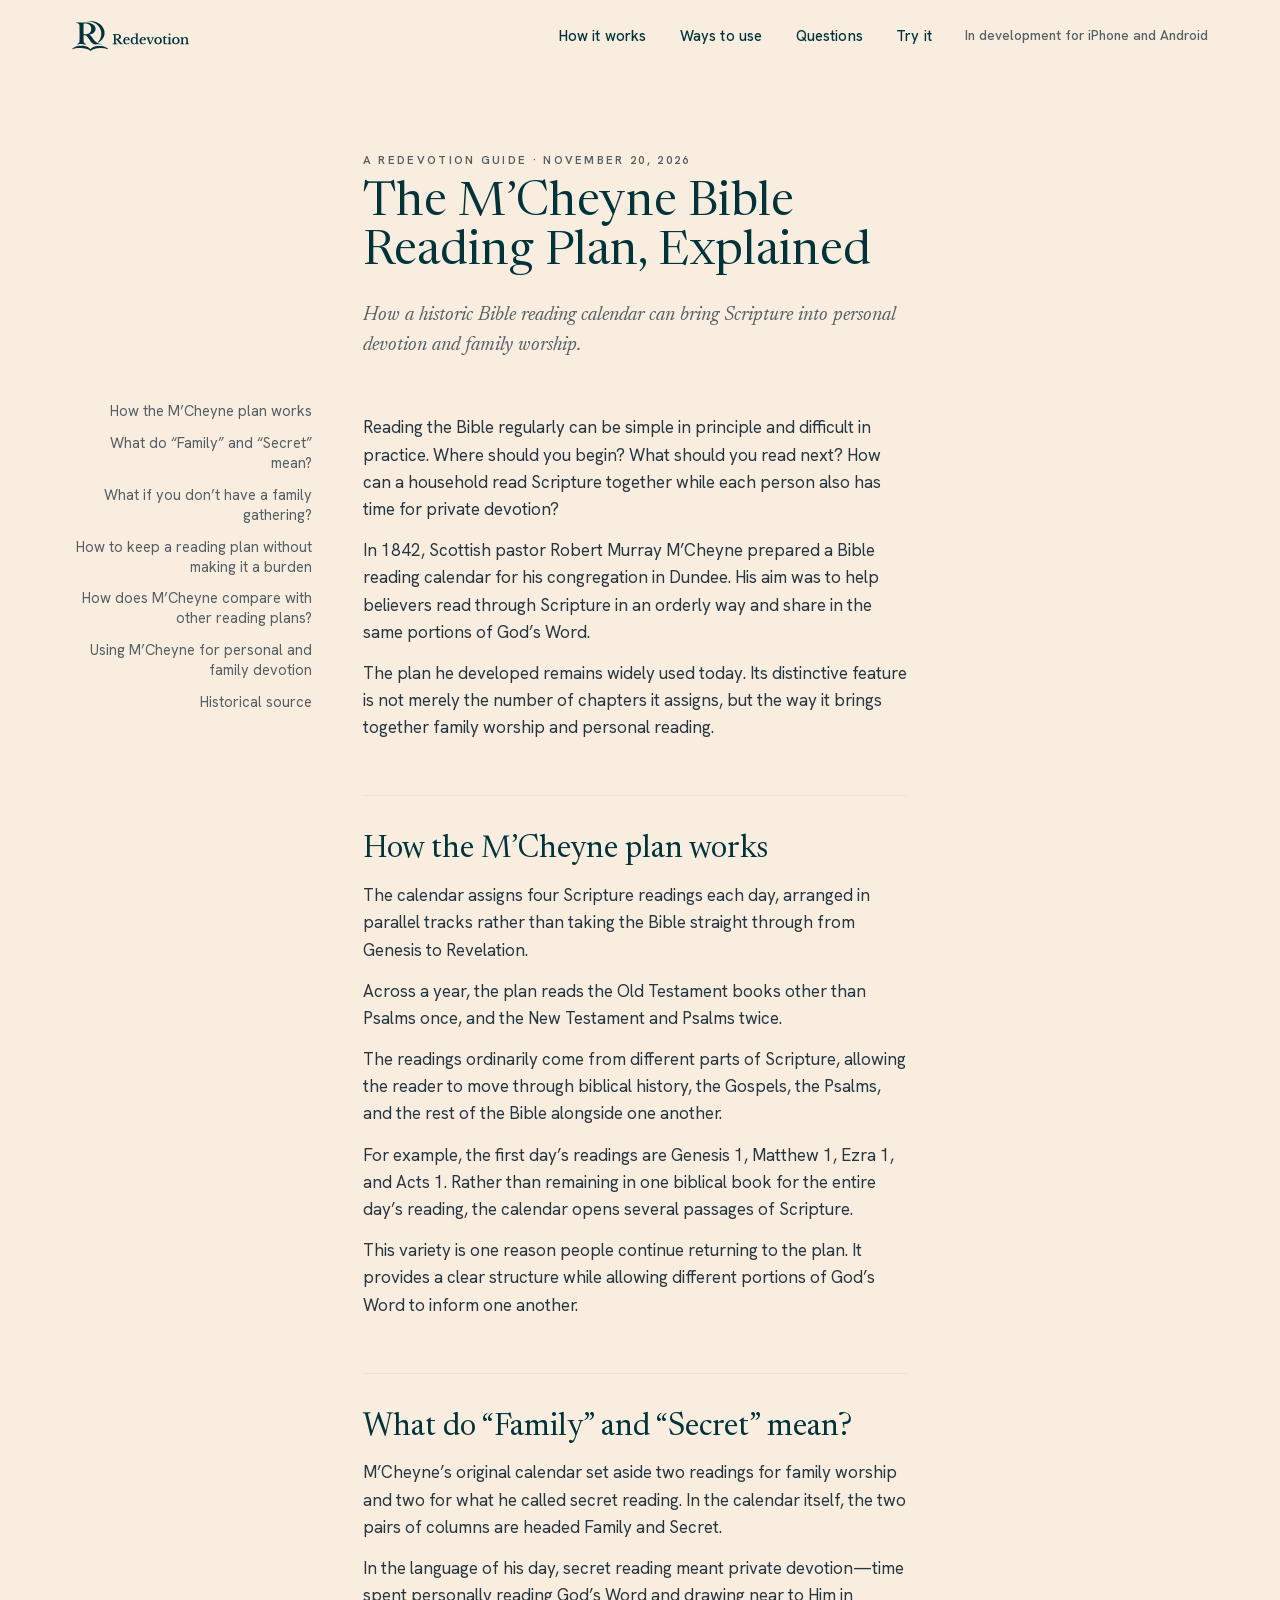
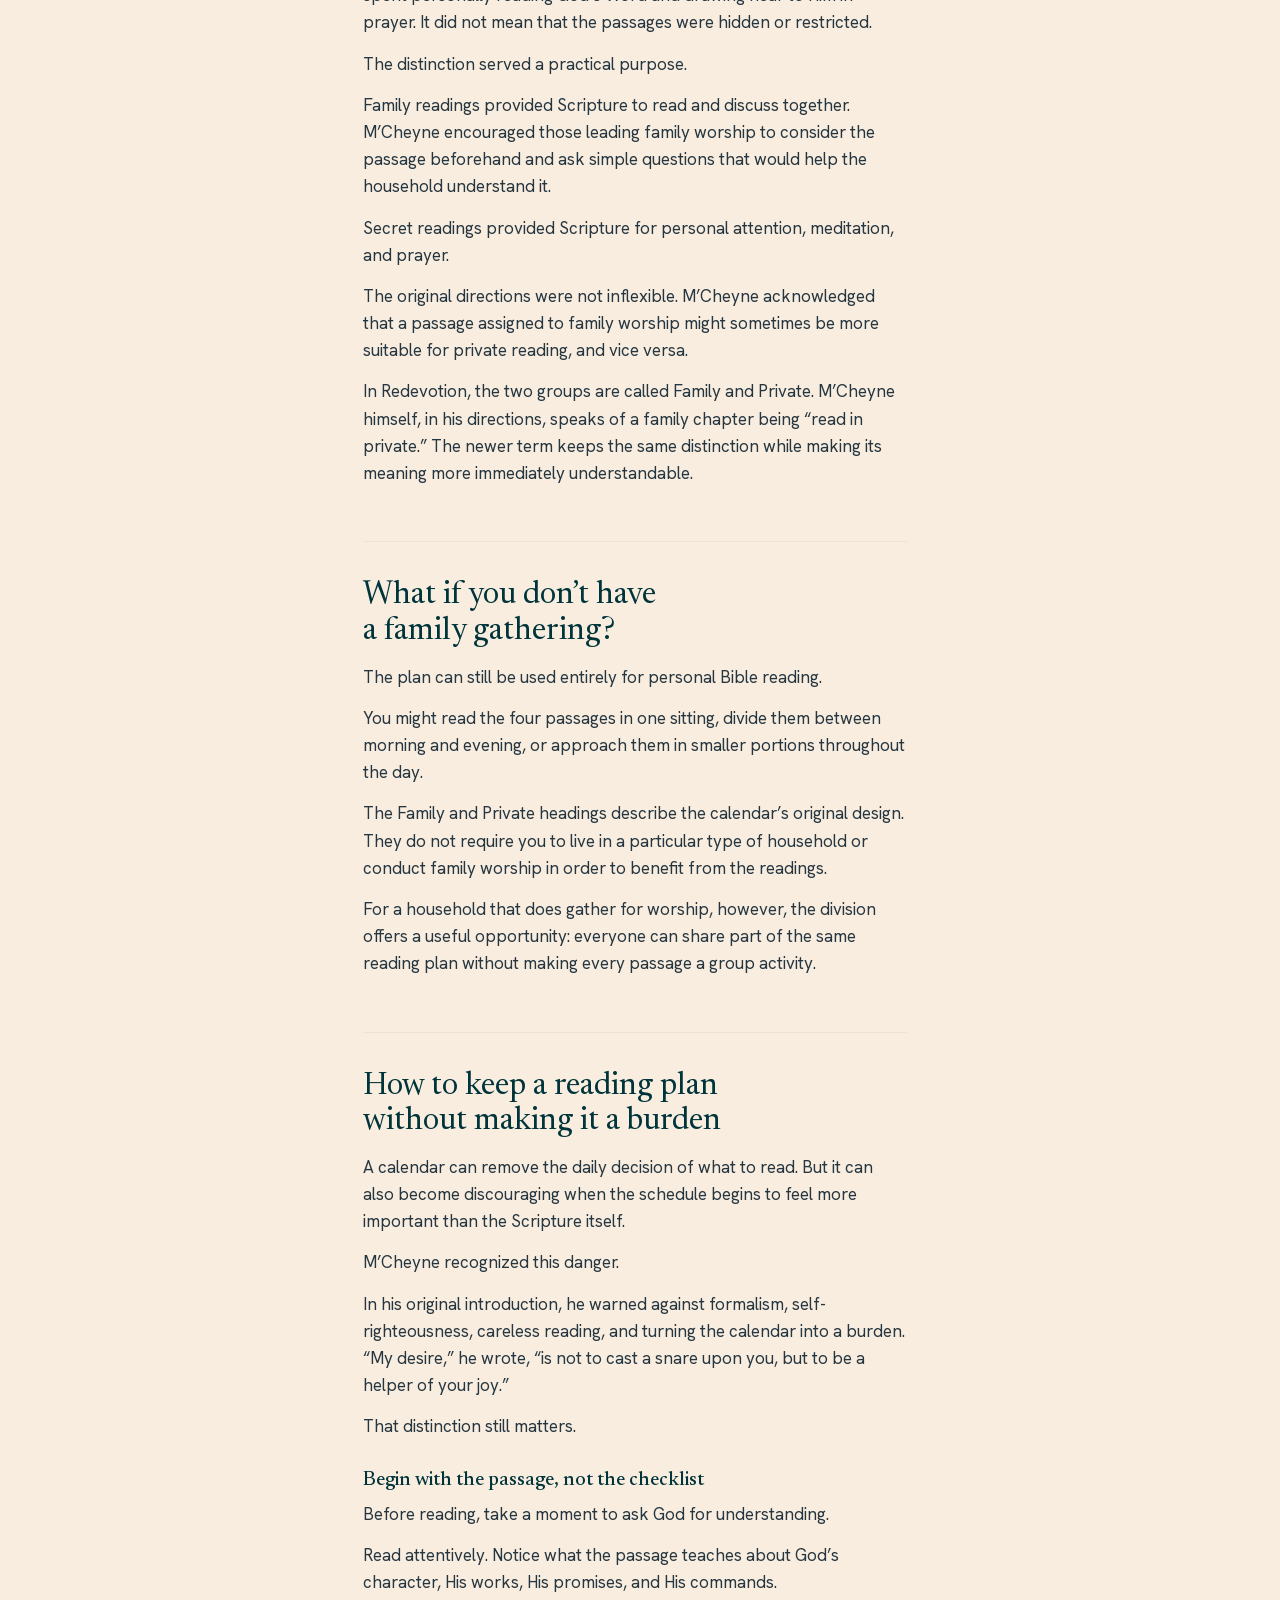
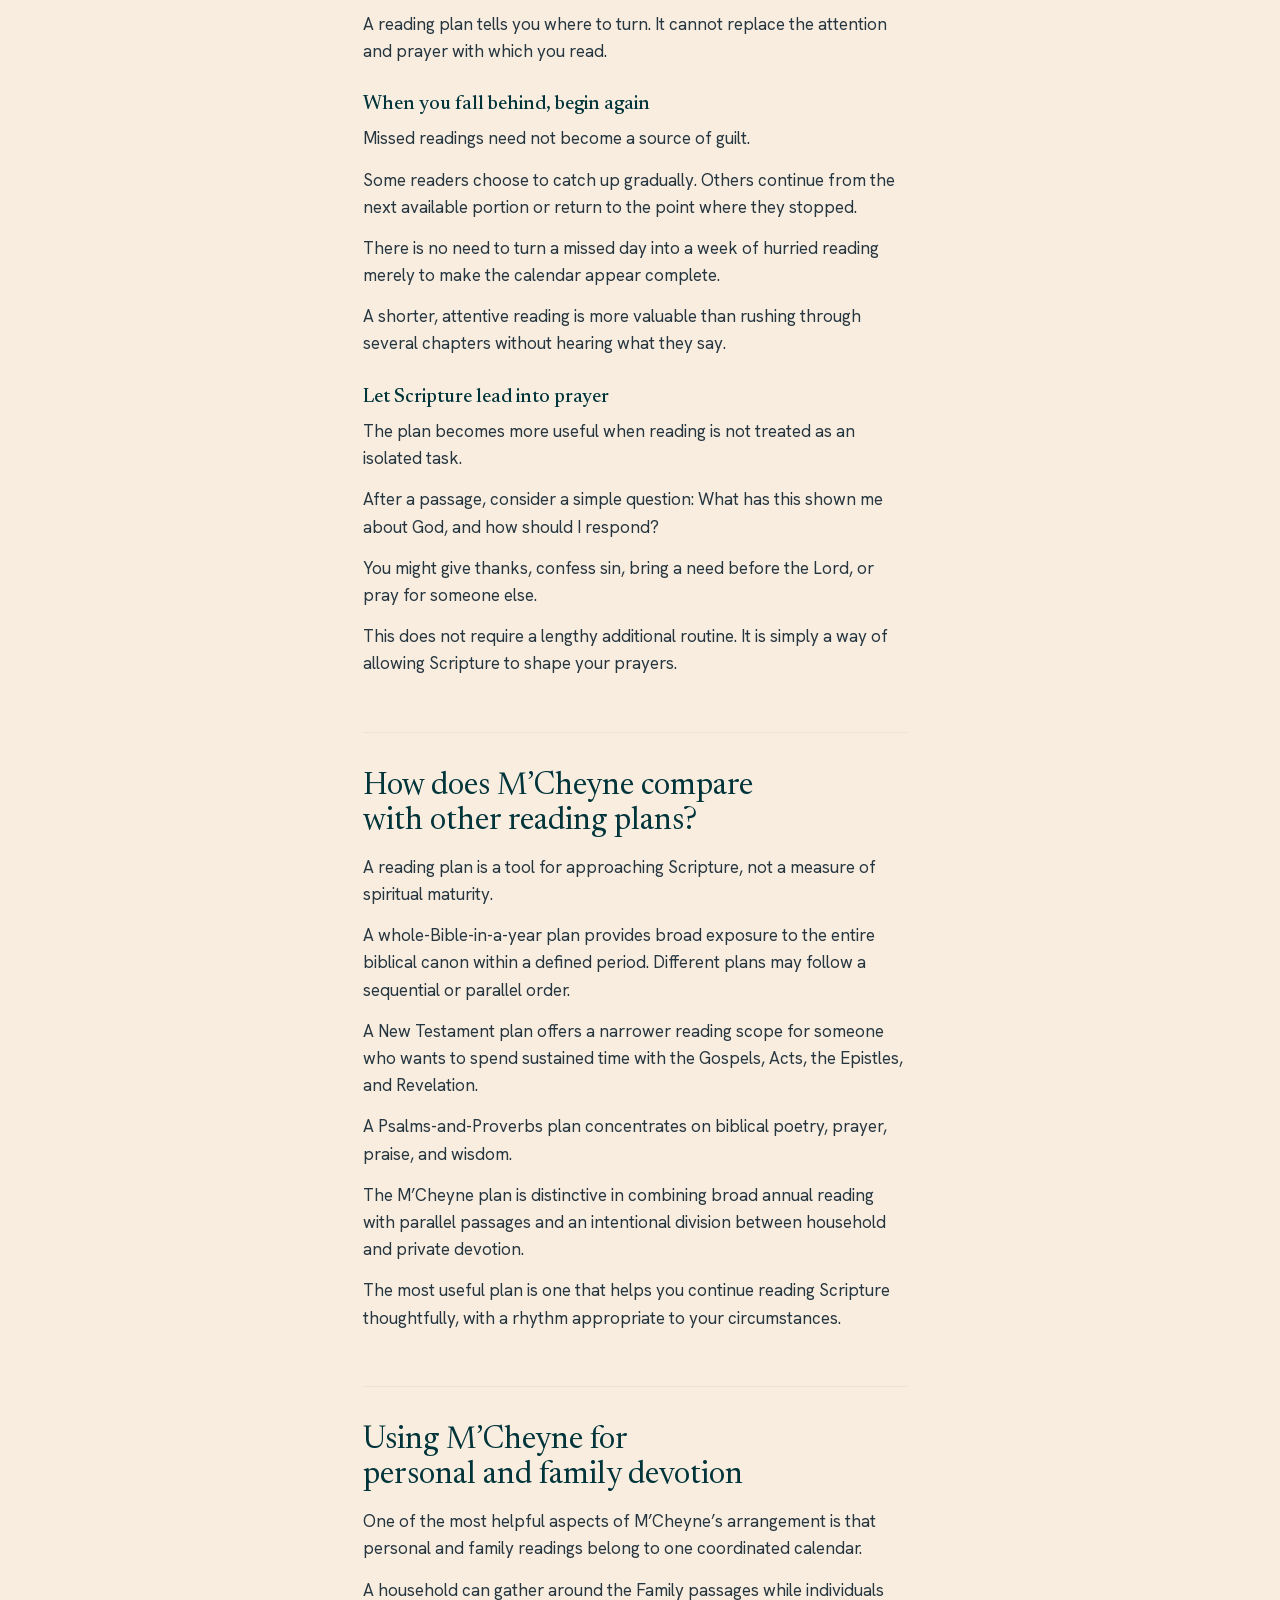
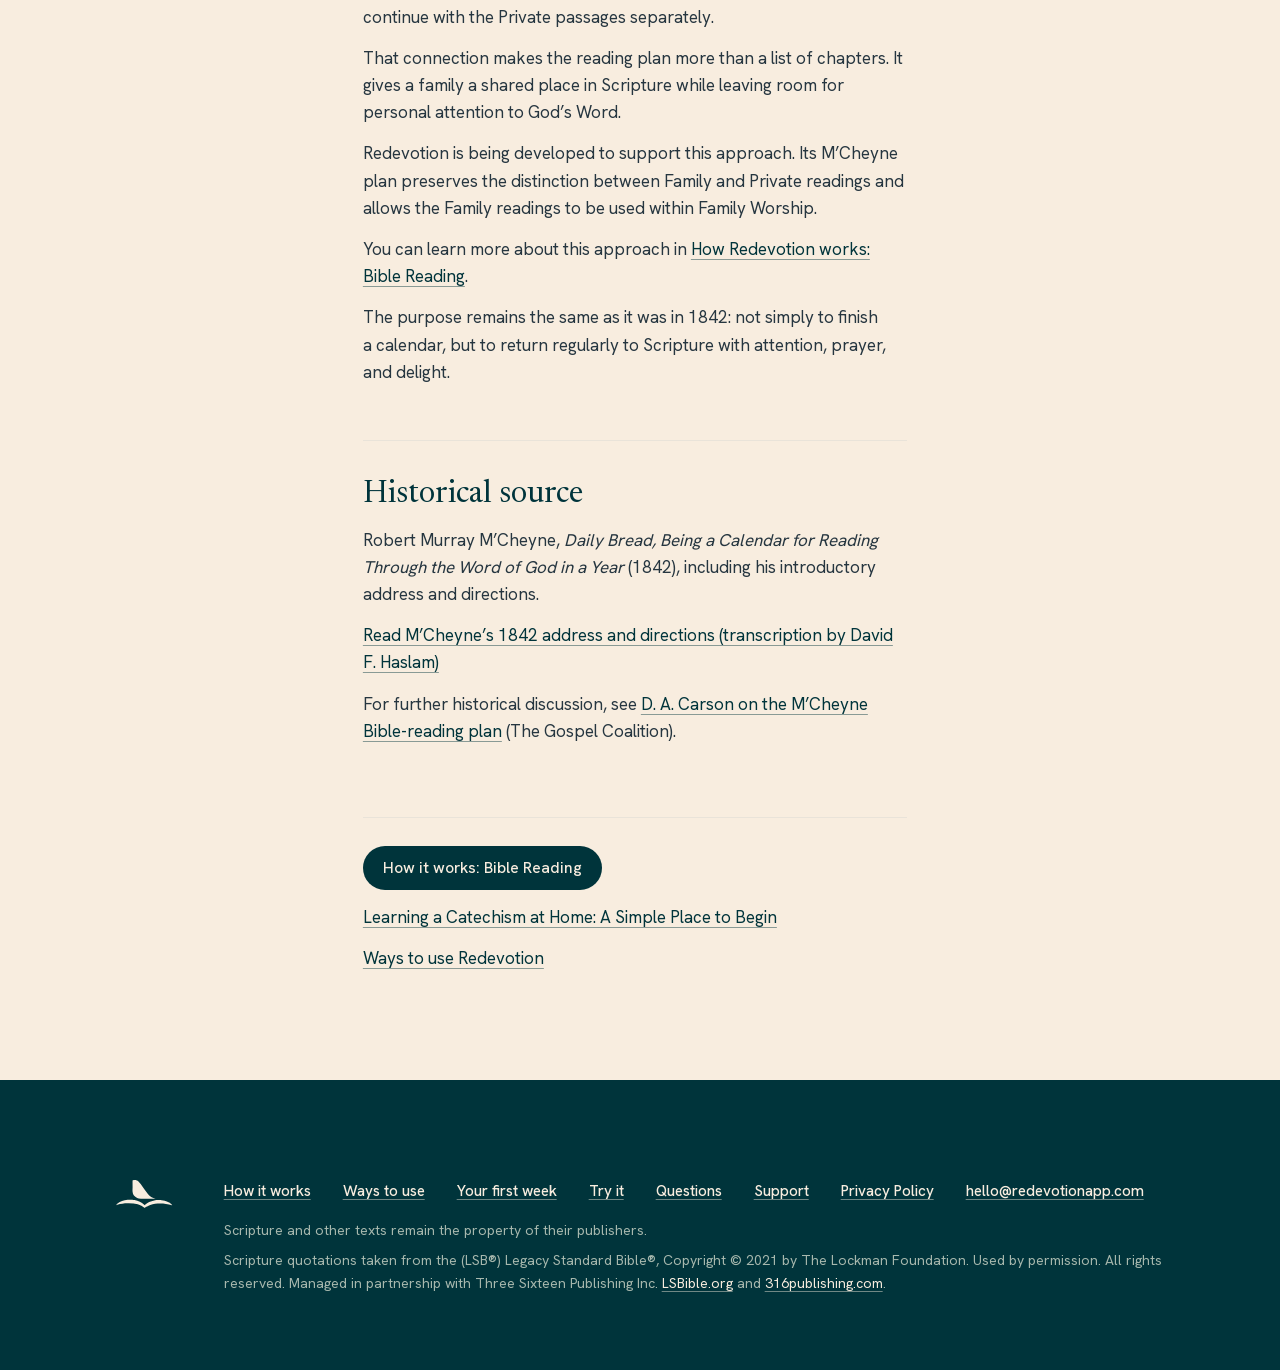
<file: guides/mcheyne-bible-reading-plan.html>
<!DOCTYPE html><html lang="en-US" class="_6ZS5gq_variable zIuUAq_variable W06g6q_variable"><head><meta charSet="utf-8"/><meta name="viewport" content="width=device-width, initial-scale=1"/><link rel="preload" href="/_next/static/media/61e56fd33ece1ad8-s.p.0op912u62qdhl.woff2" as="font" crossorigin="" type="font/woff2"/><link rel="preload" href="/_next/static/media/b8dfa3d21eb22018-s.p.3lxpqujs87tck.woff2" as="font" crossorigin="" type="font/woff2"/><link rel="preload" href="/_next/static/media/cf9a11b6772b9533-s.p.1elj1f4z6aq4a.woff2" as="font" crossorigin="" type="font/woff2"/><link rel="preload" as="image" href="/brand/header-primary-teal.svg"/><link rel="preload" as="image" href="/brand/header-primary-ivory.svg"/><link rel="preload" as="image" href="/brand/header-compact-teal.svg"/><link rel="preload" as="image" href="/brand/header-compact-ivory.svg"/><link rel="preload" href="/brand/stamp-ivory.svg" as="image"/><link rel="stylesheet" href="/_next/static/chunks/0h005a3xu4-ry.css" data-precedence="next"/><link rel="stylesheet" href="/_next/static/chunks/30cfpakkfz1fy.css" data-precedence="next"/><link rel="preload" as="script" fetchPriority="low" href="/_next/static/chunks/0j1we3cwg31qe.js"/><script src="/_next/static/chunks/1cuyxw6v18rxx.js" async=""></script><script src="/_next/static/chunks/39_j1bdzreq0m.js" async=""></script><script src="/_next/static/chunks/turbopack-2u1d16houkiyo.js" async=""></script><script src="/_next/static/chunks/3qfy96eoyh-ek.js" async=""></script><script src="/_next/static/chunks/1zy1kmz7bxk-i.js" async=""></script><meta name="theme-color" content="#F3F0E4" media="(prefers-color-scheme: light)"/><meta name="theme-color" content="#18242A" media="(prefers-color-scheme: dark)"/><title>M’Cheyne Bible Reading Plan: The 4 Daily Readings Explained</title><meta name="description" content="Learn how the M’Cheyne Bible reading plan works, why it divides Family and Secret readings, and how to follow it without making Scripture a checklist."/><link rel="manifest" href="/site.webmanifest"/><meta name="robots" content="index, follow, max-image-preview:large"/><link rel="canonical" href="https://redevotionapp.com/guides/mcheyne-bible-reading-plan"/><meta property="og:title" content="M’Cheyne Bible Reading Plan: The 4 Daily Readings Explained"/><meta property="og:description" content="Learn how the M’Cheyne Bible reading plan works, why it divides Family and Secret readings, and how to follow it without making Scripture a checklist."/><meta property="og:url" content="https://redevotionapp.com/guides/mcheyne-bible-reading-plan"/><meta property="og:site_name" content="Redevotion"/><meta property="og:locale" content="en_US"/><meta property="og:image" content="https://redevotionapp.com/og-image-1200x630.png"/><meta property="og:image:width" content="1200"/><meta property="og:image:height" content="630"/><meta property="og:image:alt" content="Redevotion logo on deep teal"/><meta property="og:type" content="article"/><meta name="twitter:card" content="summary_large_image"/><meta name="twitter:title" content="M’Cheyne Bible Reading Plan: The 4 Daily Readings Explained"/><meta name="twitter:description" content="Learn how the M’Cheyne Bible reading plan works, why it divides Family and Secret readings, and how to follow it without making Scripture a checklist."/><meta name="twitter:image" content="https://redevotionapp.com/og-image-1200x630.png"/><meta name="twitter:image:alt" content="Redevotion logo on deep teal"/><meta name="twitter:image:width" content="1200"/><meta name="twitter:image:height" content="630"/><link rel="icon" href="/favicon.ico" sizes="48x48"/><link rel="icon" href="/favicon.svg" type="image/svg+xml"/><link rel="apple-touch-icon" href="/apple-touch-icon.png"/><meta name="next-size-adjust" content=""/><script src="/_next/static/chunks/0cz1d0mv5g_q7.js" noModule=""></script></head><body><div hidden=""><!--$--><!--/$--></div><a class="skip-link" href="#main">Skip to content</a><header class="U0do9a_header" data-tone="paper" data-raised="false"><a class="U0do9a_brand" href="/" aria-label="Redevotion, home"><span class="U0do9a_lockup U0do9a_wideOnly" aria-hidden="true"><img class="U0do9a_teal" src="/brand/header-primary-teal.svg" width="117" height="30" alt="" aria-hidden="true" draggable="false" style="display:block;width:117px;height:30px"/><img class="U0do9a_ivory" src="/brand/header-primary-ivory.svg" width="117" height="30" alt="" aria-hidden="true" draggable="false" style="display:block;width:117px;height:30px"/></span><span class="U0do9a_lockup U0do9a_narrowOnly" aria-hidden="true"><img class="U0do9a_teal" src="/brand/header-compact-teal.svg" width="107" height="24" alt="" aria-hidden="true" draggable="false" style="display:block;width:107px;height:24px"/><img class="U0do9a_ivory" src="/brand/header-compact-ivory.svg" width="107" height="24" alt="" aria-hidden="true" draggable="false" style="display:block;width:107px;height:24px"/></span></a><nav class="U0do9a_nav" aria-label="Primary"><a class="U0do9a_link" href="/how-it-works.html">How it works</a><a class="U0do9a_link" href="/ways-to-use.html">Ways to use</a><a class="U0do9a_link" href="/faq.html">Questions</a><a class="U0do9a_link" href="/try.html">Try it</a><span class="U0do9a_status" data-variant="header">In development for iPhone and Android</span></nav><button type="button" class="U0do9a_menuButton" aria-expanded="false" aria-controls="site-menu">Menu</button><div class="U0do9a_menu" id="site-menu" hidden=""><nav aria-label="Menu"><ul class="U0do9a_menuList"><li><a href="/how-it-works.html">How it works</a></li><li><a href="/ways-to-use.html">Ways to use</a></li><li><a href="/faq.html">Questions</a></li><li><a href="/try.html">Try it</a></li></ul><ul class="U0do9a_menuMinor"><li><a href="/first-week.html">Your first week</a></li><li><a href="/support.html">Support</a></li><li><a href="/privacy.html">Privacy</a></li><li><a href="mailto:hello@redevotionapp.com">Write to us</a></li></ul><p class="U0do9a_menuStatus">In development for iPhone and Android.</p></nav></div></header><main id="main" tabindex="-1" class="hu3vsq_main"><div class="hu3vsq_grid"><header class="hu3vsq_head"><p class="ZT98wW_kicker">A Redevotion guide<!-- --> · <time dateTime="2026-11-20">November 20, 2026</time></p><h1 class="hu3vsq_title" data-guide-text="true">The M’Cheyne Bible Reading Plan, Explained</h1><div class="hu3vsq_standfirst ZT98wW_deck" data-guide-text="true"><p><em>How a historic Bible reading calendar can bring Scripture into personal devotion and family worship.</em></p></div></header><nav class="hu3vsq_index" aria-label="The M’Cheyne Bible Reading Plan, Explained: contents"><ol><li><a href="#how-the-mcheyne-plan-works">How the M’Cheyne plan works</a></li><li><a href="#what-do-family-and-secret-mean">What do “Family” and “Secret” mean?</a></li><li><a href="#what-if-you-dont-have-a-family-gathering">What if you don’t have a family gathering?</a></li><li><a href="#how-to-keep-a-reading-plan-without-making-it-a-burden">How to keep a reading plan without making it a burden</a></li><li><a href="#how-does-mcheyne-compare-with-other-reading-plans">How does M’Cheyne compare with other reading plans?</a></li><li><a href="#using-mcheyne-for-personal-and-family-devotion">Using M’Cheyne for personal and family devotion</a></li><li><a href="#historical-source">Historical source</a></li></ol></nav><article class="hu3vsq_body ZT98wW_article"><div class="ZT98wW_intro" data-guide-text="true"><p>Reading the Bible regularly can be simple in principle and difficult in practice. Where should you begin? What should you read next? How can a household read Scripture together while each person also has time for private devotion?</p><p>In 1842, Scottish pastor Robert Murray M’Cheyne prepared a Bible reading calendar for his congregation in Dundee. His aim was to help believers read through Scripture in an orderly way and share in the same portions of God’s Word.</p><p>The plan he developed remains widely used today. Its distinctive feature is not merely the number of chapters it assigns, but the way it brings together family worship and personal reading.</p></div><section id="how-the-mcheyne-plan-works" class="hu3vsq_section ZT98wW_section" aria-labelledby="how-the-mcheyne-plan-works-title" data-guide-text="true"><h2 id="how-the-mcheyne-plan-works-title" class="hu3vsq_h2">How the M’Cheyne plan works</h2><p>The calendar assigns four Scripture readings each day, arranged in parallel tracks rather than taking the Bible straight through from Genesis to Revelation.</p><p>Across a year, the plan reads the Old Testament books other than Psalms once, and the New Testament and Psalms twice.</p><p>The readings ordinarily come from different parts of Scripture, allowing the reader to move through biblical history, the Gospels, the Psalms, and the rest of the Bible alongside one another.</p><p>For example, the first day’s readings are Genesis 1, Matthew 1, Ezra 1, and Acts 1. Rather than remaining in one biblical book for the entire day’s reading, the calendar opens several passages of Scripture.</p><p>This variety is one reason people continue returning to the plan. It provides a clear structure while allowing different portions of God’s Word to inform one another.</p></section><section id="what-do-family-and-secret-mean" class="hu3vsq_section ZT98wW_section" aria-labelledby="what-do-family-and-secret-mean-title" data-guide-text="true"><h2 id="what-do-family-and-secret-mean-title" class="hu3vsq_h2">What do “Family” and “Secret” mean?</h2><p>M’Cheyne’s original calendar set aside two readings for family worship and two for what he called secret reading. In the calendar itself, the two pairs of columns are headed Family and Secret.</p><p>In the language of his day, secret reading meant private devotion—time spent personally reading God’s Word and drawing near to Him in prayer. It did not mean that the passages were hidden or restricted.</p><p>The distinction served a practical purpose.</p><p>Family readings provided Scripture to read and discuss together. M’Cheyne encouraged those leading family worship to consider the passage beforehand and ask simple questions that would help the household understand it.</p><p>Secret readings provided Scripture for personal attention, meditation, and prayer.</p><p>The original directions were not inflexible. M’Cheyne acknowledged that a passage assigned to family worship might sometimes be more suitable for private reading, and vice versa.</p><p>In Redevotion, the two groups are called Family and Private. M’Cheyne himself, in his directions, speaks of a family chapter being “read in private.” The newer term keeps the same distinction while making its meaning more immediately understandable.</p></section><section id="what-if-you-dont-have-a-family-gathering" class="hu3vsq_section ZT98wW_section" aria-labelledby="what-if-you-dont-have-a-family-gathering-title" data-guide-text="true"><h2 id="what-if-you-dont-have-a-family-gathering-title" class="hu3vsq_h2">What if you don’t have a family gathering?</h2><p>The plan can still be used entirely for personal Bible reading.</p><p>You might read the four passages in one sitting, divide them between morning and evening, or approach them in smaller portions throughout the day.</p><p>The Family and Private headings describe the calendar’s original design. They do not require you to live in a particular type of household or conduct family worship in order to benefit from the readings.</p><p>For a household that does gather for worship, however, the division offers a useful opportunity: everyone can share part of the same reading plan without making every passage a group activity.</p></section><section id="how-to-keep-a-reading-plan-without-making-it-a-burden" class="hu3vsq_section ZT98wW_section" aria-labelledby="how-to-keep-a-reading-plan-without-making-it-a-burden-title" data-guide-text="true"><h2 id="how-to-keep-a-reading-plan-without-making-it-a-burden-title" class="hu3vsq_h2">How to keep a reading plan without making it a burden</h2><p>A calendar can remove the daily decision of what to read. But it can also become discouraging when the schedule begins to feel more important than the Scripture itself.</p><p>M’Cheyne recognized this danger.</p><p>In his original introduction, he warned against formalism, self-righteousness, careless reading, and turning the calendar into a burden. “My desire,” he wrote, “is not to cast a snare upon you, but to be a helper of your joy.”</p><p>That distinction still matters.</p><h3 id="begin-with-the-passage-not-the-checklist" class="hu3vsq_h3 ZT98wW_h3">Begin with the passage, not the checklist</h3><p>Before reading, take a moment to ask God for understanding.</p><p>Read attentively. Notice what the passage teaches about God’s character, His works, His promises, and His commands.</p><p>A reading plan tells you where to turn. It cannot replace the attention and prayer with which you read.</p><h3 id="when-you-fall-behind-begin-again" class="hu3vsq_h3 ZT98wW_h3">When you fall behind, begin again</h3><p>Missed readings need not become a source of guilt.</p><p>Some readers choose to catch up gradually. Others continue from the next available portion or return to the point where they stopped.</p><p>There is no need to turn a missed day into a week of hurried reading merely to make the calendar appear complete.</p><p>A shorter, attentive reading is more valuable than rushing through several chapters without hearing what they say.</p><h3 id="let-scripture-lead-into-prayer" class="hu3vsq_h3 ZT98wW_h3">Let Scripture lead into prayer</h3><p>The plan becomes more useful when reading is not treated as an isolated task.</p><p>After a passage, consider a simple question: What has this shown me about God, and how should I respond?</p><p>You might give thanks, confess sin, bring a need before the Lord, or pray for someone else.</p><p>This does not require a lengthy additional routine. It is simply a way of allowing Scripture to shape your prayers.</p></section><section id="how-does-mcheyne-compare-with-other-reading-plans" class="hu3vsq_section ZT98wW_section" aria-labelledby="how-does-mcheyne-compare-with-other-reading-plans-title" data-guide-text="true"><h2 id="how-does-mcheyne-compare-with-other-reading-plans-title" class="hu3vsq_h2">How does M’Cheyne compare with other reading plans?</h2><p>A reading plan is a tool for approaching Scripture, not a measure of spiritual maturity.</p><p>A whole-Bible-in-a-year plan provides broad exposure to the entire biblical canon within a defined period. Different plans may follow a sequential or parallel order.</p><p>A New Testament plan offers a narrower reading scope for someone who wants to spend sustained time with the Gospels, Acts, the Epistles, and Revelation.</p><p>A Psalms-and-Proverbs plan concentrates on biblical poetry, prayer, praise, and wisdom.</p><p>The M’Cheyne plan is distinctive in combining broad annual reading with parallel passages and an intentional division between household and private devotion.</p><p>The most useful plan is one that helps you continue reading Scripture thoughtfully, with a rhythm appropriate to your circumstances.</p></section><section id="using-mcheyne-for-personal-and-family-devotion" class="hu3vsq_section ZT98wW_section" aria-labelledby="using-mcheyne-for-personal-and-family-devotion-title" data-guide-text="true"><h2 id="using-mcheyne-for-personal-and-family-devotion-title" class="hu3vsq_h2">Using M’Cheyne for personal and family devotion</h2><p>One of the most helpful aspects of M’Cheyne’s arrangement is that personal and family readings belong to one coordinated calendar.</p><p>A household can gather around the Family passages while individuals continue with the Private passages separately.</p><p>That connection makes the reading plan more than a list of chapters. It gives a family a shared place in Scripture while leaving room for personal attention to God’s Word.</p><p>Redevotion is being developed to support this approach. Its M’Cheyne plan preserves the distinction between Family and Private readings and allows the Family readings to be used within Family Worship.</p><p>You can learn more about this approach in <a class="link" href="/how-it-works.html#bible-reading">How Redevotion works: Bible Reading</a>.</p><p>The purpose remains the same as it was in 1842: not simply to finish a calendar, but to return regularly to Scripture with attention, prayer, and delight.</p></section><section id="historical-source" class="hu3vsq_section ZT98wW_section" aria-labelledby="historical-source-title" data-guide-text="true"><h2 id="historical-source-title" class="hu3vsq_h2">Historical source</h2><p>Robert Murray M’Cheyne, <em>Daily Bread, Being a Calendar for Reading Through the Word of God in a Year</em> (1842), including his introductory address and directions.</p><p><a class="link" href="https://www.mcheyne.info/calendar.pdf">Read M’Cheyne’s 1842 address and directions (transcription by David F. Haslam)</a></p><p>For further historical discussion, see <a class="link" href="https://www.thegospelcoalition.org/article/mcheyne-bible-reading-plan/">D. A. Carson on the M’Cheyne Bible-reading plan</a> (The Gospel Coalition).</p></section><nav class="hu3vsq_onward" aria-label="Where to go next"><a class="hu3vsq_primary" href="/how-it-works.html#bible-reading">How it works: Bible Reading</a><a class="link" href="/guides/learning-catechism-at-home">Learning a Catechism at Home: A Simple Place to Begin</a><a class="link" href="/ways-to-use.html">Ways to use Redevotion</a></nav></article></div><script type="application/ld+json">{"@context":"https://schema.org","@type":"Article","@id":"https://redevotionapp.com/guides/mcheyne-bible-reading-plan#article","headline":"The M’Cheyne Bible Reading Plan, Explained","description":"How a historic Bible reading calendar can bring Scripture into personal devotion and family worship.","url":"https://redevotionapp.com/guides/mcheyne-bible-reading-plan","mainEntityOfPage":"https://redevotionapp.com/guides/mcheyne-bible-reading-plan","inLanguage":"en-US","author":{"@type":"Organization","@id":"https://redevotionapp.com/#organization","name":"Redevotion","url":"https://redevotionapp.com/"},"publisher":{"@type":"Organization","@id":"https://redevotionapp.com/#organization","name":"Redevotion","url":"https://redevotionapp.com/"},"isPartOf":{"@id":"https://redevotionapp.com/#website"},"datePublished":"2026-11-20"}</script></main><footer class="_EUJ1W_footer on-field" data-tone="field"><div class="_EUJ1W_inner"><img class="_EUJ1W_stamp" src="/brand/stamp-ivory.svg" width="64" height="36" alt="" aria-hidden="true" draggable="false" style="display:block;width:64px;height:36px"/><nav class="_EUJ1W_links" aria-label="Footer"><a class="link" href="/how-it-works.html">How it works</a><a class="link" href="/ways-to-use.html">Ways to use</a><a class="link" href="/first-week.html">Your first week</a><a class="link" href="/try.html">Try it</a><a class="link" href="/faq.html">Questions</a><a class="link" href="/support.html">Support</a><a class="link" href="/privacy.html">Privacy Policy</a><a class="link" href="mailto:hello@redevotionapp.com">hello@redevotionapp.com</a></nav><div class="_EUJ1W_notes"><p class="_EUJ1W_note">Scripture and other texts remain the property of their publishers.</p><p class="_EUJ1W_note">Scripture quotations taken from the (LSB®) Legacy Standard Bible®, Copyright © 2021 by The Lockman Foundation. Used by permission. All rights reserved. Managed in partnership with Three Sixteen Publishing Inc. <a class="link" href="https://www.lsbible.org/">LSBible.org</a> and <a class="link" href="https://316publishing.com/">316publishing.com</a>.</p></div></div></footer><!--$--><!--/$--><script id="_R_">(globalThis["TURBOPACK"] || (globalThis["TURBOPACK"] = [])).push({"otherChunks":["static/chunks/0j1we3cwg31qe.js","static/chunks/1cuyxw6v18rxx.js","static/chunks/39_j1bdzreq0m.js"],"runtimeModuleIds":[94553]});</script><script src="/_next/static/chunks/0j1we3cwg31qe.js" async=""></script><script>(self.__next_f=self.__next_f||[]).push([0])</script><script>self.__next_f.push([1,"1:\"$Sreact.fragment\"\n2:\"/_next/static/chunks/3qfy96eoyh-ek.js\"\n3:I[39756,[\"$2\"],\"default\"]\n4:I[37457,[\"$2\"],\"default\"]\n5:\"/_next/static/chunks/1zy1kmz7bxk-i.js\"\n6:I[18013,[\"$2\",\"$5\"],\"default\"]\nc:I[97367,[\"$2\"],\"OutletBoundary\"]\nd:\"$Sreact.suspense\"\nf:\"ViewportBoundary\"\n10:I[97367,[\"$2\"],\"$f\"]\n12:\"MetadataBoundary\"\n13:I[97367,[\"$2\"],\"$12\"]\n15:I[68027,[\"$2\"],\"default\",1]\n:HL[\"/_next/static/chunks/0h005a3xu4-ry.css\",\"style\"]\n:HL[\"/_next/static/chunks/30cfpakkfz1fy.css\",\"style\"]\n:HL[\"/_next/static/media/61e56fd33ece1ad8-s.p.0op912u62qdhl.woff2\",\"font\",{\"crossOrigin\":\"\",\"type\":\"font/woff2\"}]\n:HL[\"/_next/static/media/b8dfa3d21eb22018-s.p.3lxpqujs87tck.woff2\",\"font\",{\"crossOrigin\":\"\",\"type\":\"font/woff2\"}]\n:HL[\"/_next/static/media/cf9a11b6772b9533-s.p.1elj1f4z6aq4a.woff2\",\"font\",{\"crossOrigin\":\"\",\"type\":\"font/woff2\"}]\n:HL[\"/brand/stamp-ivory.svg\",\"image\"]\n8:X\na:[[\"children\",{\"s\":\"__PAGE__\",\"h\":512,\"d\":{\"r\":[\"$\",\"$1\",\"c\",{\"children\":[\"$Lb\",[[\"$\",\"script\",\"script-0\",{\"src\":\"/_next/static/chunks/1zy1kmz7bxk-i.js\",\"async\":true,\"nonce\":\"$undefined\"}]],[\"$\",\"$Lc\",null,{\"children\":[\"$\",\"$d\",null,{\"name\":\"Next.MetadataOutlet\",\"children\":\"$@e\"}]}]]}],\"p\":false,\"v\":null}}]]\n9:[[\"children\",{\"s\":{\"n\":\"slug\",\"t\":\"d\",\"k\":\"mcheyne-bible-reading-plan\",\"s\":[]},\"h\":66048,\"d\":{\"r\":[\"$\",\"$1\",\"c\",{\"children\":[null,[\"$\",\"$L3\",null,{\"parallelRouterKey\":\"children\",\"error\":\"$undefined\",\"errorStyles\":\"$undefined\",\"errorScripts\":\"$undefined\",\"template\":[\"$\",\"$L4\",null,{}],\"templateStyles\":\"$undefined\",\"templateScripts\":\"$undefined\",\"notFound\":\"$undefined\",\"forbidden\":\"$undefined\",\"unauthorized\":\"$undefined\"}]]}],\"p\":false,\"v\":\"$8\"},\"c\":\"$Qa\"}]]\n7:[[\"children\",{\"s\":\"guides\",\"h\":131584,\"d\":{\"r\":[\"$\",\"$1\",\"c\",{\"children\":[null,[\"$\",\"$L3\",null,{\"parallelRouterKey\":\"children\",\"error\":\"$undefined\",\"errorStyles\":\"$undefined\",\"errorScripts\":\"$undefined\",\"template\":[\"$\",\"$L4\",null,{}],\"templateStyles\":\"$undefined\",\"templateScripts\":\"$undefined\",\"notFound\":\"$undefined\",\"forbidden\":\"$undefined\",\"unauthorized\":\"$undefined\"}]]}],\"p\":false,\"v\":\"$8\"},\"c\":\"$Q9\"}]]\n0:{\"P\":null,\"c\":[\"\",\"guides\",\"mcheyne-bible-reading-plan\"],\"q\":\"\",\"i\":false,\"t\":{\"t\":{\"s\":\"\",\"h\":131600,\"d\":{\"r\":[\"$\",\"$1\",\"c\",{\"children\":[[[\"$\",\"link\",\"0\",{\"rel\":\"stylesheet\",\"href\":\"/_next/static/chunks/0h005a3xu4-ry.css\",\"precedence\":\"next\",\"crossOrigin\":\"$undefined\",\"nonce\":\"$undefined\"}],[\"$\",\"link\",\"1\",{\"rel\":\"stylesheet\",\"href\":\"/_next/static/chunks/30cfpakkfz1fy.css\",\"precedence\":\"next\",\"crossOrigin\":\"$undefined\",\"nonce\":\"$undefined\"}],[\"$\",\"script\",\"script-0\",{\"src\":\"/_next/static/chunks/3qfy96eoyh-ek.js\",\"async\":true,\"nonce\":\"$undefined\"}]],[\"$\",\"html\",null,{\"lang\":\"en-US\",\"className\":\"_6ZS5gq_variable zIuUAq_variable W06g6q_variable\",\"children\":[\"$\",\"body\",null,{\"children\":[\"$\",\"$L3\",null,{\"parallelRouterKey\":\"children\",\"error\":\"$undefined\",\"errorStyles\":\"$undefined\",\"errorScripts\":\"$undefined\",\"template\":[\"$\",\"$L4\",null,{}],\"templateStyles\":\"$undefined\",\"templateScripts\":\"$undefined\",\"notFound\":[[[\"$\",\"a\",null,{\"className\":\"skip-link\",\"href\":\"#main\",\"children\":\"Skip to content\"}],[\"$\",\"$L6\",null,{\"homeHref\":\"/\",\"current\":\"$undefined\"}],[\"$\",\"main\",null,{\"id\":\"main\",\"tabIndex\":-1,\"className\":\"hu3vsq_main\",\"children\":[[\"$\",\"div\",null,{\"className\":\"hu3vsq_grid\",\"children\":[[\"$\",\"header\",null,{\"className\":\"hu3vsq_head\",\"children\":[[\"$\",\"h1\",null,{\"className\":\"hu3vsq_title\",\"children\":\"This page isn’t in the book\"}],[\"$\",\"div\",null,{\"className\":\"hu3vsq_standfirst\",\"children\":[\"$\",\"p\",null,{\"children\":\"The address may be mistyped, or the page may have moved. These will take you somewhere useful.\"}]}]]}],false,[\"$\",\"div\",null,{\"className\":\"hu3vsq_body\",\"children\":[[],[\"$\",\"nav\",null,{\"className\":\"hu3vsq_onward\",\"aria-label\":\"Where to go next\",\"children\":[[\"$\",\"a\",\"/\",{\"className\":\"hu3vsq_primary\",\"href\":\"/\",\"children\":\"The home page\"}],[\"$\",\"a\",\"/how-it-works.html\",{\"className\":\"link\",\"href\":\"/how-it-works.html\",\"children\":\"How it works\"}],[\"$\",\"a\",\"/try.html\",{\"className\":\"link\",\"href\":\"/try.html\",\"children\":\"Try a short devotion\"}],[\"$\",\"a\",\"/support.html\",{\"className\":\"link\",\"href\":\"/support.html\",\"children\":\"Support\"}]]}]]}]]}],\"$undefined\"]}],[\"$\",\"footer\",null,{\"className\":\"_EUJ1W_footer on-field\",\"data-tone\":\"field\",\"children\":[\"$\",\"div\",null,{\"className\":\"_EUJ1W_inner\",\"children\":[[\"$\",\"img\",null,{\"className\":\"_EUJ1W_stamp\",\"src\":\"/brand/stamp-ivory.svg\",\"width\":64,\"height\":36,\"alt\":\"\",\"aria-hidden\":true,\"draggable\":false,\"style\":{\"display\":\"block\",\"width\":64,\"height\":36}}],[\"$\",\"nav\",null,{\"className\":\"_EUJ1W_links\",\"aria-label\":\"Footer\",\"children\":[[\"$\",\"a\",null,{\"className\":\"link\",\"href\":\"/how-it-works.html\",\"children\":\"How it works\"}],[\"$\",\"a\",null,{\"className\":\"link\",\"href\":\"/ways-to-use.html\",\"children\":\"Ways to use\"}],[\"$\",\"a\",null,{\"className\":\"link\",\"href\":\"/first-week.html\",\"children\":\"Your first week\"}],[\"$\",\"a\",null,{\"className\":\"link\",\"href\":\"/try.html\",\"children\":\"Try it\"}],[\"$\",\"a\",null,{\"className\":\"link\",\"href\":\"/faq.html\",\"children\":\"Questions\"}],[\"$\",\"a\",null,{\"className\":\"link\",\"href\":\"/support.html\",\"aria-current\":\"$undefined\",\"children\":\"Support\"}],[\"$\",\"a\",null,{\"className\":\"link\",\"href\":\"/privacy.html\",\"aria-current\":\"$undefined\",\"children\":\"Privacy Policy\"}],[\"$\",\"a\",null,{\"className\":\"link\",\"href\":\"mailto:hello@redevotionapp.com\",\"children\":\"hello@redevotionapp.com\"}]]}],[\"$\",\"div\",null,{\"className\":\"_EUJ1W_notes\",\"children\":[[\"$\",\"p\",null,{\"className\":\"_EUJ1W_note\",\"children\":\"Scripture and other texts remain the property of their publishers.\"}],[[\"$\",\"p\",\"LSB\",{\"className\":\"_EUJ1W_note\",\"children\":[\"Scripture quotations taken from the (LSB®) Legacy Standard Bible®, Copyright © 2021 by The Lockman Foundation. Used by permission. All rights reserved. Managed in partnership with Three Sixteen Publishing Inc. \",[\"$\",\"a\",\"0\",{\"className\":\"link\",\"href\":\"https://www.lsbible.org/\",\"children\":\"LSBible.org\"}],\" and \",[\"$\",\"a\",\"1\",{\"className\":\"link\",\"href\":\"https://316publishing.com/\",\"children\":\"316publishing.com\"}],\".\"]}]]]}],false]}]}]],[]],\"forbidden\":\"$undefined\",\"unauthorized\":\"$undefined\"}]}]}]]}],\"p\":false,\"v\":null},\"c\":\"$Q7\"},\"h\":{\"r\":[\"$\",\"$1\",\"h\",{\"children\":[null,[\"$\",\"$L10\",null,{\"children\":\"$L11\"}],[\"$\",\"$L13\",null,{\"children\":[[\"$\",\"div\",null,{\"hidden\":true,\"children\":[\"$\",\"$d\",null,{\"name\":\"Next.Metadata\",\"children\":\"$L14\"}]}],null]}],[\"$\",\"meta\",null,{\"name\":\"next-size-adjust\",\"content\":\"\"}]]}],\"p\":false,\"v\":null}},\"m\":\"$undefined\",\"G\":[\"$15\",[[\"$\",\"link\",\"0\",{\"rel\":\"stylesheet\",\"href\":\"/_next/static/chunks/0h005a3xu4-ry.css\",\"precedence\":\"next\",\"crossOrigin\":\"$undefined\",\"nonce\":\"$undefined\"}],[\"$\",\"link\",\"1\",{\"rel\":\"stylesheet\",\"href\":\"/_next/static/chunks/30cfpakkfz1fy.css\",\"precedence\":\"next\",\"crossOrigin\":\"$undefined\",\"nonce\":\"$undefined\"}]]],\"S\":true,\"r\":\"$undefined\",\"s\":\"$undefined\",\"a\":\"$undefined\",\"l\":\"$undefined\",\"p\":\"$undefined\",\"d\":\"$undefined\",\"b\":\"8DpUe0-sNGg5KiQI5obvs\"}\n8:C\nb:[[\"$\",\"a\",null,{\"className\":\"skip-link\",\"href\":\"#main\",\"children\":\"Skip to content\"}],[\"$\",\"$L6\",null,{\"homeHref\":\"/\"}],[\"$\",\"main\",null,{\"id\":\"main\",\"tabIndex\":-1,\"className\":\"hu3vsq_main\",\"children\":[[\"$\",\"div\",null,{\"className\":\"hu3vsq_grid\",\"children\":[[\"$\",\"header\",null,{\"className\":\"hu3vsq_head\",\"children\":[[\"$\",\"p\",null,{\"className\":\"ZT98wW_kicker\",\"children\":[\"A Redevotion guide\",[\" · \",[\"$\",\"time\",null,{\"dateTime\":\"2026-11-20\",\"children\":\"November 20, 2026\"}]]]}],[\"$\",\"h1\",null,{\"className\":\"hu3vsq_title\",\"data-guide-text\":true,\"children\":\"The M’Cheyne Bible Reading Plan, Explained\"}],[\"$\",\"div\",null,{\"className\":\"hu3vsq_standfirst ZT98wW_deck\",\"data-guide-text\":true,\"children\":[\"$\",\"p\",null,{\"children\":[\"$\",\"em\",null,{\"children\":[\"How a historic Bible reading calendar can bring Scripture into personal devotion and family worship.\"]}]}]}]]}],[\"$\",\"nav\",null,{\"className\":\"hu3vsq_index\",\"aria-label\":\"The M’Cheyne Bible Reading Plan, Explained: contents\",\"children\":[\"$\",\"ol\",null,{\"children\":[[\"$\",\"li\",\"how-the-mcheyne-plan-works\",{\"children\":[\"$\",\"a\",null,{\"href\":\"#how-the-mcheyne-plan-works\",\"children\":\"How the M’Cheyne plan works\"}]}],[\"$\",\"li\",\"what-do-family-and-secret-mean\",{\"children\":[\"$\",\"a\",null,{\"href\":\"#what-do-family-and-secret-mean\",\"children\":\"What do “Family” and “Secret” mean?\"}]}],[\"$\",\"li\",\"what-if-you-dont-have-a-family-gathering\",{\"children\":[\"$\",\"a\",null,{\"href\":\"#what-if-you-dont-have-a-family-gathering\",\"children\":\"What if you don’t have a family gathering?\"}]}],[\"$\",\"li\",\"how-to-keep-a-reading-plan-without-making-it-a-burden\",{\"children\":[\"$\",\"a\",null,{\"href\":\"#how-to-keep-a-reading-plan-without-making-it-a-burden\",\"children\":\"How to keep a reading plan without making it a burden\"}]}],[\"$\",\"li\",\"how-does-mcheyne-compare-with-other-reading-plans\",{\"children\":[\"$\",\"a\",null,{\"href\":\"#how-does-mcheyne-compare-with-other-reading-plans\",\"children\":\"How does M’Cheyne compare with other reading plans?\"}]}],[\"$\",\"li\",\"using-mcheyne-for-personal-and-family-devotion\",{\"children\":[\"$\",\"a\",null,{\"href\":\"#using-mcheyne-for-personal-and-family-devotion\",\"children\":\"Using M’Cheyne for personal and family devotion\"}]}],[\"$\",\"li\",\"historical-source\",{\"children\":[\"$\",\"a\",null,{\"href\":\"#historical-source\",\"children\":\"Historical source\"}]}]]}]}],[\"$\",\"article\",null,{\"className\":\"hu3vsq_body ZT98wW_article\",\"children\":[[\"$\",\"div\",null,{\"className\":\"ZT98wW_intro\",\"data-guide-text\":true,\"children\":[[\"$\",\"p\",\"0\",{\"children\":[\"Reading the Bible regularly can be simple in principle and difficult in practice. Where should you begin? What should you read next? How can a household read Scripture together while each person also has time for private devotion?\"]}],[\"$\",\"p\",\"1\",{\"children\":[\"In 1842, Scottish pastor Robert Murray M’Cheyne prepared a Bible reading calendar for his congregation in Dundee. His aim was to help believers read through Scripture in an orderly way and share in the same portions of God’s Word.\"]}],[\"$\",\"p\",\"2\",{\"children\":[\"The plan he developed remains widely used today. Its distinctive feature is not merely the number of chapters it assigns, but the way it brings together family worship and personal reading.\"]}]]}],[[\"$\",\"section\",\"how-the-mcheyne-plan-works\",{\"id\":\"how-the-mcheyne-plan-works\",\"className\":\"hu3vsq_section ZT98wW_section\",\"aria-labelledby\":\"how-the-mcheyne-plan-works-title\",\"data-guide-text\":true,\"children\":[[\"$\",\"h2\",null,{\"id\":\"how-the-mcheyne-plan-works-title\",\"className\":\"hu3vsq_h2\",\"children\":\"How the M’Cheyne plan works\"}],[[\"$\",\"p\",\"0\",{\"children\":[\"The calendar assigns four Scripture readings each day, arranged in parallel tracks rather than taking the Bible straight through from Genesis to Revelation.\"]}],[\"$\",\"p\",\"1\",{\"children\":[\"Across a year, the plan reads the Old Testament books other than Psalms once, and the New Testament and Psalms twice.\"]}],[\"$\",\"p\",\"2\",{\"children\":[\"The readings ordinarily come from different parts of Scripture, allowing the reader to move through biblical history, the Gospels, the Psalms, and the rest of the Bible alongside one another.\"]}],\"$L16\",\"$L17\"]]}],\"$L18\",\"$L19\",\"$L1a\",\"$L1b\",\"$L1c\",\"$L1d\"],\"$L1e\"]}]]}],\"$L1f\"]}],\"$L20\"]\n16:[\"$\",\"p\",\"3\",{\"children\":[\"For example, the first day’s readings are Genesis 1, Matthew 1, Ezra 1, and Acts 1. Rather than remaining in one biblical book for the entire day’s reading, the calendar opens several passages of Scripture.\"]}]\n17:[\"$\",\"p\",\"4\",{\"children\":[\"This variety is one reason people continue returning to the plan. It provides a clear structure while allowing different portions of God’s Word to inform one another.\"]}]\n18:[\"$\",\"section\",\"what-do-family-and-secret-mean\",{\"id\":\"what-do-family-and-secret-mean\",\"className\":\"hu3vsq_section ZT98wW_section\",\"aria-labelledby\":\"what-do-family-and-secret-mean-title\",\"data-guide-text\":true,\"children\":[[\"$\",\"h2\",null,{\"id\":\"what-do-family-and-secret-mean-title\",\"className\":\"hu3vsq_h2\",\"children\":\"What do “Family” and “Secret” mean?\"}],[[\"$\",\"p\",\"0\",{\"children\":[\"M’Cheyne’s original calendar set aside two readings for family worship and two for what he called secret reading. In the calendar itself, the two pairs of columns are headed Family and Secret.\"]}],[\"$\",\"p\",\"1\",{\"children\":[\"In the language of his day, secret reading meant private devotion—time spent personally reading God’s Word and drawing near to Him in prayer. It did not mean that the passages were hidden or restricted.\"]}],[\"$\",\"p\",\"2\",{\"children\":[\"The distinction served a practical purpose.\"]}],[\"$\",\"p\",\"3\",{\"children\":[\"Family readings provided Scripture to read and discuss together. M’Cheyne encouraged those leading family worship to consider the passage beforehand and ask simple questions that would help the household understand it.\"]}],[\"$\",\"p\",\"4\",{\"children\":[\"Secret readings provided Scripture for personal attention, meditation, and prayer.\"]}],[\"$\",\"p\",\"5\",{\"children\":[\"The original directions were not inflexible. M’Cheyne acknowledged that a passage assigned to family worship might sometimes be more suitable for private reading, and vice versa.\"]}],[\"$\",\"p\",\"6\",{\"children\":[\"In Redevotion, the two groups are called Family and Private. M’Cheyne himself, in his directions, speaks of a family chapter being “read in private.” The newer term keeps the same distinction while making its meaning more immediately understandable.\"]}]]]}]\n19:[\"$\",\"section\",\"what-if-you-dont-have-a-family-gathering\",{\"id\":\"what-if-you-dont-have-a-family-gathering\",\"className\":\"hu3vsq_section ZT98wW_section\",\"aria-labelledby\":\"what-if-you-dont-have-a-family-gathering-title\",\"data-guide-text\":true,\"children\":[[\"$\",\"h2\",null,{\"id\":\"what-if-you-dont-have-a-family-gathering-title\",\"className\":\"hu3vsq_h2\",\"children\":\"What if you don’t have a family gathering?\"}],[[\"$\",\"p\",\"0\",{\"children\":[\"The plan can still be used entirely for personal Bible reading.\"]}],[\"$\",\"p\",\"1\",{\"children\":[\"You might read the four passages in one sitting, divide them between morning and evening, or approach them in smaller portions throughout the day.\"]}],[\"$\",\"p\",\"2\",{\"children\":[\"The Family and Private headings describe the calendar’s original design. They do not require you to live in a particular type of household or conduct family worship in order to benefit from the readings.\"]}],[\"$\",\"p\",\"3\",{\"children\":[\"For a household that does gather for worship, however, the division offers a useful opportunity: everyone can share part of the same reading plan without making every passage a group activity.\"]}]]]}]\n1a:[\"$\",\"section\",\"how-to-keep-a-reading-plan-without-making-it-a-burden\",{\"id\":\"how-to-keep-a-reading-plan-without-making-it-a-burden\",\"className\":\"hu3vsq_section ZT98wW_section\",\"aria-labelledby\":\"how-to-keep-a-reading-plan-without-making-it-a-burden-title\",\"data-guide-text\":true,\"children\":[[\"$\",\"h2\",null,{\"id\":\"how-to-keep-a-reading-plan-without-making-it-a-burden-title\",\"className\":\"hu3vsq_h2\",\"children\":\"How to keep a reading plan without making it a burden\"}],[[\"$\",\"p\",\"0\",{\"children\":[\"A calendar can remove the daily decision of what to read. But it can also become discouraging when the schedule begins to feel more important than the Scripture itself.\"]}],[\"$\",\"p\",\"1\",{\"children\":[\"M’Cheyne recognized this danger.\"]}],[\"$\",\"p\",\"2\",{\"children\":[\"In his original introduction, he warned against formalism, self-righteousness, careless reading, and turning the calendar into a burden. “My desire,” he wrote, “is not to cast a snare upon you, but to be a helper of your joy.”\"]}],[\"$\",\"p\",\"3\",{\"children\":[\"That distinction still matters.\"]}],[\"$\",\"h3\",\"4\",{\"id\":\"begin-with-the-passage-not-the-checklist\",\"className\":\"hu3vsq_h3 ZT98wW_h3\",\"children\":[\"Begin with the passage, not the checklist\"]}],[\"$\",\"p\",\"5\",{\"children\":[\"Before reading, take a moment to ask God for understanding.\"]}],[\"$\",\"p\",\"6\",{\"children\":[\"Read attentively. Notice what the passage teaches about God’s character, His works, His promises, and His commands.\"]}],[\"$\",\"p\",\"7\",{\"children\":[\"A reading plan tells you where to turn. It cannot replace the attention and prayer with which you read.\"]}],[\"$\",\"h3\",\"8\",{\"id\":\"when-you-fall-behind-begin-again\",\"className\":\"hu3vsq_h3 ZT98wW_h3\",\"children\":[\"When you fall behind, begin again\"]}],[\"$\",\"p\",\"9\",{\"children\":[\"Missed readings need not become a source of guilt.\"]}],[\"$\",\"p\",\"10\",{\"children\":[\"Some readers choose to catch up gradually. Others continue from the next available portion or return to the point where they stopped.\"]}],[\"$\",\"p\",\"11\",{\"children\":[\"There is no need to turn a missed day into a week of hurried reading merely to make the calendar appear complete.\"]}],[\"$\",\"p\",\"12\",{\"children\":[\"A shorter, attentive reading is more valuable than rushing through several chapters without hearing what they say.\"]}],[\"$\",\"h3\",\"13\",{\"id\":\"let-scripture-lead-into-prayer\",\"className\":\"hu3vsq_h3 ZT98wW_h3\",\"children\":[\"Let Scripture lead into prayer\"]}],[\"$\",\"p\",\"14\",{\"children\":[\"The plan becomes more useful when reading is not treated as an isolated task.\"]}],[\"$\",\"p\",\"15\",{\"children\":[\"After a passage, consider a simple question: What has this shown me about God, and how should I respond?\"]}],[\"$\",\"p\",\"16\",{\"children\":[\"You might give thanks, confess sin, bring a need before the Lord, or pray for someone else.\"]}],[\"$\",\"p\",\"17\",{\"children\":[\"This does not require a lengthy additional routine. It is simply a way of allowing Scripture to shape your prayers.\"]}]]]}]\n1b:[\"$\",\"section\",\"how-does-mcheyne-compare-with-other-reading-plans\",{\"id\":\"how-does-mcheyne-compare-with-other-reading-plans\",\"className\":\"hu3vsq_section ZT98wW_section\",\"aria-labelledby\":\"how-does-mcheyne-compare-with-other-reading-plans-title\",\"data-guide-text\":true,\"children\":[[\"$\",\"h2\",null,{\"id\":\"how-does-mcheyne-compare-with-other-reading-plans-title\",\"className\":\"hu3vsq_h2\",\"children\":\"How does M’Cheyne compare with other reading plans?\"}],[[\"$\",\"p\",\"0\",{\"children\":[\"A reading plan is a tool for approaching Scripture, not a measure of spiritual maturity.\"]}],[\"$\",\"p\",\"1\",{\"children\":[\"A whole-Bible-in-a-year plan provides broad exposure to the entire biblical canon within a defined period. Different plans may follow a sequential or parallel order.\"]}],[\"$\",\"p\",\"2\",{\"children\":[\"A New Testament plan offers a narrower reading scope for someone who wants to spend sustained time with the Gospels, Acts, the Epistles, and Revelation.\"]}],[\"$\",\"p\",\"3\",{\"children\":[\"A Psalms-and-Proverbs plan concentrates on biblical poetry, prayer, praise, and wisdom.\"]}],[\"$\",\"p\",\"4\",{\"children\":[\"The M’Cheyne plan is distinctive in combining broad annual reading with parallel passages and an intentional division between household and private devotion.\"]}],[\"$\",\"p\",\"5\",{\"children\":[\"The most useful plan is one that helps you continue reading Scripture thoughtfully, with a rhythm appropriate to your circumstances.\"]}]]]}]\n1c:[\"$\",\"section\",\"using-mcheyne-for-personal-and-family-devotion\",{\"id\":\"using-mcheyne-for-personal-and-family-devotion\",\"className\":\"hu3vsq_section ZT98wW_section\",\"aria-labelledby\":\"using-mcheyne-for-personal-and-family-devotion-title\",\"data-guide-text\":true,\"children\":[[\"$\",\"h2\",null,{\"id\":\"using-mcheyne-for-personal-and-family-devotion-title\",\"className\":\"hu3vsq_h2\",\"children\":\"Using M’Cheyne for personal and family devotion\"}],[[\"$\",\"p\",\"0\",{\"children\":[\"One of the most helpful aspects of M’Cheyne’s arrangement is that personal and family readings belong to one coordinated calendar.\"]}],[\"$\",\"p\",\"1\",{\"children\":[\"A household can gather around the Family passages while individuals continue with the Private passages separately.\"]}],[\"$\",\"p\",\"2\",{\"children\":[\"That connection makes the reading plan more than a list of chapters. It gives a family a shared place in Scripture while leaving room for personal attention to God’s Word.\"]}],[\"$\",\"p\",\"3\",{\"children\":[\"Redevotion is being developed to support this approach. Its M’Cheyne plan preserves the distinction between Family and Private readings and allows the Family readings to be used within Family Worship.\"]}],[\"$\",\"p\",\"4\",{\"children\":[\"You can learn more about this approach in \",[\"$\",\"a\",\"1\",{\"className\":\"link\",\"href\":\"/how-it-works.html#bible-reading\",\"children\":[\"How Redevotion works: Bible Reading\"]}],\".\"]}],[\"$\",\"p\",\"5\",{\"children\":[\"The purpose remains the same as it was in 1842: not simply to finish a calendar, but to return regularly to Scripture with attention, prayer, and delight.\"]}]]]}]\n1d:[\"$\",\"section\",\"historical-source\",{\"id\":\"historical-source\",\"className\":\"hu3vsq_section ZT98wW_section\",\"aria-labelledby\":\"historical-source-title\",\"data-guide-text\":true,\"children\":[[\"$\",\"h2\",null,{\"id\":\"historical-source-title\",\"className\":\"hu3vsq_h2\",\"children\":\"Historical source\"}],[[\"$\",\"p\",\"0\",{\"children\":[\"Robert Murray M’Cheyne, \",[\"$\",\"em\",\"1\",{\"children\":[\"Daily Bread, Being a Calendar for Reading Through the Word of God in a Year\"]}],\" (1842), including his introductory address and directions.\"]}],[\"$\",\"p\",\"1\",{\"children\":[[\"$\",\"a\",\"0\",{\"className\":\"link\",\"href\":\"https://www.mcheyne.info/calendar.pdf\",\"children\":[\"Read M’Cheyne’s 1842 address and directions (transcription by David F. Haslam)\"]}]]}],[\"$\",\"p\",\"2\",{\"children\":[\"For further historical discussion, see \",[\"$\",\"a\",\"1\",{\"className\":\"link\",\"href\":\"https://www.thegospelcoalition.org/article/mcheyne-bible-reading-plan/\",\"children\":[\"D. A. Carson on the M’Cheyne Bible-reading plan\"]}],\" (The Gospel Coalition).\"]}]]]}]\n1e:[\"$\",\"nav\",null,{\"className\":\"hu3vsq_onward\",\"aria-label\":\"Where to go next\",\"children\":[[\"$\",\"a\",\"/how-it-works.html#bible-reading\",{\"className\":\"hu3vsq_primary\",\"href\":\"/how-it-works.html#bible-reading\",\"children\":\"How it works: Bible Reading\"}],[\"$\",\"a\",\"/guides/learning-catechism-at-home\",{\"className\":\"link\",\"href\":\"/guides/learning-catechism-at-home\",\"children\":\"Learning a Catechism at Home: A Simple Place to Begin\"}],[\"$\",\"a\",\"/ways-to-use.html\",{\"className\":\"link\",\"href\":\"/ways-to-use.html\",\"children\":\"Ways to use Redevotion\"}]]}]\n1f:[\"$\",\"script\",null,{\"type\":\"application/ld+json\",\"dangerouslySetInnerHTML\":{\"__html\":\"{\\\"@context\\\":\\\"https://schema.org\\\",\\\"@type\\\":\\\"Article\\\",\\\"@id\\\":\\\"https://redevotionapp.com/guides/mcheyne-bible-reading-plan#article\\\",\\\"headline\\\":\\\"The M’Cheyne Bible Reading Plan, Explained\\\",\\\"description\\\":\\\"How a historic Bible reading calendar can bring Scripture into personal devotion and family worship.\\\",\\\"url\\\":\\\"https://redevotionapp.com/guides/mcheyne-bible-reading-plan\\\",\\\"mainEntityOfPage\\\":\\\"https://redevotionapp.com/guides/mcheyne-bible-reading-plan\\\",\\\"inLanguage\\\":\\\"en-US\\\",\\\"author\\\":{\\\"@type\\\":\\\"Organization\\\",\\\"@id\\\":\\\"https://redevotionapp.com/#organization\\\",\\\"name\\\":\\\"Redevotion\\\",\\\"url\\\":\\\"https://redevotionapp.com/\\\"},\\\"publisher\\\":{\\\"@type\\\":\\\"Organization\\\",\\\"@id\\\":\\\"https://redevotionapp.com/#organization\\\",\\\"name\\\":\\\"Redevotion\\\",\\\"url\\\":\\\"https://redevotionapp.com/\\\"},\\\"isPartOf\\\":{\\\"@id\\\":\\\"https://redevotionapp.com/#website\\\"},\\\"datePublished\\\":\\\"2026-11-20\\\"}\"}}]\n20:[\"$\",\"footer\",null,{\"className\":\"_EUJ1W_footer on-field\",\"data-tone\":\"field\",\"children\":[\"$\",\"div\",null,{\"className\":\"_EUJ1W_inner\",\"children\":[[\"$\",\"img\",null,{\"className\":\"_EUJ1W_stamp\",\"src\":\"/brand/stamp-ivory.svg\",\"width\":64,\"height\":36,\"alt\":\"\",\"aria-hidden\":true,\"draggable\":false,\"style\":{\"display\":\"block\",\"width\":64,\"height\":36}}],[\"$\",\"nav\",null,{\"className\":\"_EUJ1W_links\",\"aria-label\":\"Footer\",\"children\":[[\"$\",\"a\",null,{\"className\":\"link\",\"href\":\"/how-it-works.html\",\"children\":\"How it works\"}],[\"$\",\"a\",null,{\"className\":\"link\",\"href\":\"/ways-to-use.html\",\"children\":\"Ways to use\"}],[\"$\",\"a\",null,{\"className\":\"link\",\"href\":\"/first-week.html\",\"children\":\"Your first week\"}],[\"$\",\"a\",null,{\"className\":\"link\",\"href\":\"/try.html\",\"children\":\"Try it\"}],[\"$\",\"a\",null,{\"className\":\"link\",\"href\":\"/faq.html\",\"children\":\"Questions\"}],[\"$\",\"a\",null,{\"className\":\"link\",\"href\":\"/support.html\",\"aria-current\":\"$undefined\",\"children\":\"Support\"}],[\"$\",\"a\",null,{\"className\":\"link\",\"href\":\"/privacy.html\",\"aria-current\":\"$undefined\",\"children\":\"Privacy Policy\"}],[\"$\",\"a\",null,{\"className\":\"link\",\"href\":\"mailto:hello@redevotionapp.com\",\"children\":\"hello@redevotionapp.com\"}]]}],[\"$\",\"div\",null,{\"className\":\"_EUJ1W_notes\",\"children\":[[\"$\",\"p\",null,{\"className\":\"_EUJ1W_note\",\"children\":\"Scripture and other texts remain the property of their publishers.\"}],[[\"$\",\"p\",\"LSB\",{\"className\":\"_EUJ1W_note\",\"children\":[\"Scripture quotations taken from the (LSB®) Legacy Standard Bible®, Copyright © 2021 by The Lockman Foundation. Used by permission. All rights reserved. Managed in partnership with Three Sixteen Publishing Inc. \",[\"$\",\"a\",\"0\",{\"className\":\"link\",\"href\":\"https://www.lsbible.org/\",\"children\":\"LSBible.org\"}],\" and \",[\"$\",\"a\",\"1\",{\"className\":\"link\",\"href\":\"https://316publishing.com/\",\"children\":\"316publishing.com\"}],\".\"]}]]]}],false]}]}]\n11:[[\"$\",\"meta\",\"0\",{\"charSet\":\"utf-8\"}],[\"$\",\"meta\",\"1\",{\"name\":\"viewport\",\"content\":\"width=device-width, initial-scale=1\"}],[\"$\",\"meta\",\"2\",{\"name\":\"theme-color\",\"content\":\"#F3F0E4\",\"media\":\"(prefers-color-scheme: light)\"}],[\"$\",\"meta\",\"3\",{\"name\":\"theme-color\",\"content\":\"#18242A\",\"media\":\"(prefers-color-scheme: dark)\"}]]\n21:I[27201,[\"$2\"],\"IconMark\"]\ne:null\n14:[[\"$\",\"title\",\"0\",{\"children\":\"M’Cheyne Bible Reading Plan: The 4 Daily Readings Explained\"}],[\"$\",\"meta\",\"1\",{\"name\":\"description\",\"content\":\"Learn how the M’Cheyne Bible reading plan works, why it divides Family and Secret readings, and how to follow it without making Scripture a checklist.\"}],[\"$\",\"link\",\"2\",{\"rel\":\"manifest\",\"href\":\"/site.webmanifest\",\"crossOrigin\":\"$undefined\"}],[\"$\",\"meta\",\"3\",{\"name\":\"robots\",\"content\":\"index, follow, max-image-preview:large\"}],[\"$\",\"link\",\"4\",{\"rel\":\"canonical\",\"href\":\"https://redevotionapp.com/guides/mcheyne-bible-reading-plan\"}],[\"$\",\"meta\",\"5\",{\"property\":\"og:title\",\"content\":\"M’Cheyne Bible Reading Plan: The 4 Daily Readings Explained\"}],[\"$\",\"meta\",\"6\",{\"property\":\"og:description\",\"content\":\"Learn how the M’Cheyne Bible reading plan works, why it divides Family and Secret readings, and how to follow it without making Scripture a checklist.\"}],[\"$\",\"meta\",\"7\",{\"property\":\"og:url\",\"content\":\"https://redevotionapp.com/guides/mcheyne-bible-reading-plan\"}],[\"$\",\"meta\",\"8\",{\"property\":\"og:site_name\",\"content\":\"Redevotion\"}],[\"$\",\"meta\",\"9\",{\"property\":\"og:locale\",\"content\":\"en_US\"}],[\"$\",\"meta\",\"10\",{\"property\":\"og:image\",\"content\":\"https://redevotionapp.com/og-image-1200x630.png\"}],[\"$\",\"meta\",\"11\",{\"property\":\"og:image:width\",\"content\":\"1200\"}],[\"$\",\"meta\",\"12\",{\"property\":\"og:image:height\",\"content\":\"630\"}],[\"$\",\"meta\",\"13\",{\"property\":\"og:image:alt\",\"content\":\"Redevotion logo on deep teal\"}],[\"$\",\"meta\",\"14\",{\"property\":\"og:type\",\"content\":\"article\"}],[\"$\",\"meta\",\"15\",{\"name\":\"twitter:card\",\"content\":\"summary_large_image\"}],[\"$\",\"meta\",\"16\",{\"name\":\"twitter:title\",\"content\":\"M’Cheyne Bible Reading Plan: The 4 Daily Readings Explained\"}],[\"$\",\"meta\",\"17\",{\"name\":\"twitter:description\",\"content\":\"Learn how the M’Cheyne Bible reading plan works, why it divides Family and Secret readings, and how to follow it without making Scripture a checklist.\"}],[\"$\",\"meta\",\"18\",{\"name\":\"twitter:image\",\"content\":\"https://redevotionapp.com/og-image-1200x630.png\"}],[\"$\",\"meta\",\"19\",{\"name\":\"twitter:image:alt\",\"content\":\"Redevotion logo on deep teal\"}],[\"$\",\"meta\",\"20\",{\"name\":\"twitter:image:width\",\"content\":\"1200\"}],[\"$\",\"meta\",\"21\",{\"name\":\"twitter:image:height\",\"content\":\"630\"}],[\"$\",\"link\",\"22\",{\"rel\":\"icon\",\"href\":\"/favicon.ico\",\"sizes\":\"48x48\"}],[\"$\",\"link\",\"23\",{\"rel\":\"icon\",\"href\":\"/favicon.svg\",\"type\":\"image/svg+xml\"}],[\"$\",\"link\",\"24\",{\"rel\":\"apple-touch-icon\",\"href\":\"/apple-touch-icon.png\"}],[\"$\",\"$L21\",\"25\",{}]]\n"])</script></body></html>
</file>
<file: _next/static/chunks/0h005a3xu4-ry.css>
.U0do9a_header{--fg:var(--ink-strong);--fg-muted:var(--ink-muted);--surface:var(--paper);--rule:color-mix(in srgb, var(--teal) 10%, transparent);--focus:var(--ink-strong);z-index:50;height:var(--header-h);justify-content:space-between;align-items:center;gap:var(--s-5);padding:0 var(--margin);color:var(--fg);transition:color var(--d-state) var(--ease-glide);display:flex;position:fixed;inset:0 0 auto}.U0do9a_header[data-tone=room]{--fg:var(--room-ink);--fg-muted:var(--room-label);--surface:var(--room);--rule:color-mix(in srgb, var(--ivory) 8%, transparent);--focus:var(--room-focus)}.U0do9a_header[data-tone=ink]{--fg:var(--ivory);--fg-muted:var(--sage);--surface:var(--charcoal);--rule:color-mix(in srgb, var(--ivory) 10%, transparent);--focus:var(--ivory)}.U0do9a_header[data-tone=stone]{--surface:var(--stone)}.U0do9a_header[data-tone=field]{--fg:var(--ivory);--fg-muted:var(--sage);--surface:var(--teal);--rule:color-mix(in srgb, var(--ivory) 10%, transparent);--focus:var(--ivory)}@media (prefers-color-scheme:dark){.U0do9a_header[data-scheme=auto]{--fg:var(--ivory);--fg-muted:var(--sage);--surface:var(--charcoal);--rule:color-mix(in srgb, var(--ivory) 10%, transparent);--focus:var(--ivory)}.U0do9a_header[data-scheme=auto] .U0do9a_teal{opacity:0}.U0do9a_header[data-scheme=auto] .U0do9a_ivory{opacity:1}}.U0do9a_header:before{content:"";z-index:-1;background:var(--surface);box-shadow:inset 0 -1px 0 var(--rule);opacity:0;transition:opacity var(--d-state) var(--ease-glide), background-color var(--d-state) var(--ease-glide);position:absolute;inset:0}.U0do9a_header[data-raised=true]:before{opacity:1}.U0do9a_brand{align-items:center;min-height:44px;text-decoration:none;display:inline-flex}.U0do9a_lockup{display:grid;position:relative}.U0do9a_lockup>img{transition:opacity var(--d-state) var(--ease-glide);grid-area:1/1}.U0do9a_ivory,.U0do9a_header:is([data-tone=room],[data-tone=field],[data-tone=ink]) .U0do9a_teal{opacity:0}.U0do9a_header:is([data-tone=room],[data-tone=field],[data-tone=ink]) .U0do9a_ivory{opacity:1}.U0do9a_brand:active .U0do9a_lockup{transition:transform var(--d-press) var(--ease-press);transform:scale(.98)}.U0do9a_nav{align-items:center;gap:clamp(16px,2.6vw,36px);display:flex}.U0do9a_link{min-height:44px;font:500 .92rem/1 var(--font-sans);letter-spacing:.01em;color:inherit;align-items:center;text-decoration:none;display:inline-flex;position:relative}.U0do9a_link:after{content:"";transform-origin:100%;height:1px;transition:transform var(--d-state) var(--ease-settle);background:currentColor;position:absolute;bottom:11px;left:0;right:0;transform:scaleX(0)}.U0do9a_link:hover:after,.U0do9a_link[aria-current=page]:after{transform-origin:0;transform:scaleX(1)}.U0do9a_status{font:500 .85rem/1 var(--font-sans);color:var(--fg-muted)}.U0do9a_narrowOnly{display:none}.U0do9a_menuButton{cursor:pointer;min-width:44px;min-height:44px;font:500 .95rem/1 var(--font-sans);letter-spacing:.01em;color:inherit;background:0 0;border:0;padding:0 2px;display:none}.U0do9a_menuButton:focus-visible,.U0do9a_menu a:focus-visible,.U0do9a_link:focus-visible,.U0do9a_brand:focus-visible{outline:2px solid var(--focus);outline-offset:3px;border-radius:4px}.U0do9a_menu{background:var(--paper);color:var(--ink);padding:8px var(--margin) 28px;box-shadow:inset 0 1px 0 color-mix(in srgb, var(--teal) 10%, transparent), 0 24px 40px -28px #18242a73;max-height:calc(100svh - var(--header-h));position:absolute;top:100%;left:0;right:0;overflow-y:auto}.U0do9a_menu[hidden]{display:none}.U0do9a_menuList,.U0do9a_menuMinor{margin:0;padding:0;list-style:none}.U0do9a_menuList a{min-height:56px;color:var(--ink-strong);font-family:var(--font-serif);font-variation-settings:"opsz" 36;letter-spacing:-.01em;align-items:center;font-size:1.7rem;line-height:1.1;text-decoration:none;display:flex}.U0do9a_menuList a[aria-current=page]{text-underline-offset:.2em;text-decoration:underline;text-decoration-thickness:1px}.U0do9a_menuMinor{border-top:1px solid var(--paper-rule);flex-wrap:wrap;gap:0 24px;margin-top:18px;padding-top:14px;display:flex}.U0do9a_menuMinor a{min-height:44px;color:var(--ink);font:500 .98rem/1 var(--font-sans);align-items:center;display:inline-flex}.U0do9a_menuStatus{color:var(--ink-muted);margin:12px 0 0;font-size:.95rem}@media (max-width:859px){.U0do9a_nav{display:none}.U0do9a_menuButton{justify-content:flex-end;align-items:center;display:inline-flex}}@media (max-width:639px){.U0do9a_wideOnly{display:none}.U0do9a_narrowOnly{display:grid}}
._EUJ1W_footer{background:var(--field);color:var(--field-ink)}._EUJ1W_inner{max-width:1200px;padding:var(--s-9) var(--margin) var(--s-8);column-gap:var(--s-7);row-gap:var(--s-3);grid-template-columns:auto 1fr;grid-template-areas:"stamp links""stamp note""stamp proto";align-items:start;margin:0 auto;display:grid}._EUJ1W_stamp{grid-area:stamp}._EUJ1W_links{gap:var(--s-2) var(--s-6);flex-wrap:wrap;grid-area:links;display:flex}._EUJ1W_links .link{color:var(--field-ink);font:500 .95rem/2 var(--font-sans)}._EUJ1W_links .link[aria-current=page]{text-decoration-color:currentColor}._EUJ1W_notes{row-gap:var(--s-2);grid-area:note;display:grid}._EUJ1W_note{color:var(--field-label);font-size:var(--t-small);margin:0}._EUJ1W_proto{color:var(--field-label);font:600 var(--t-label)/1.2 var(--font-sans);letter-spacing:var(--track-label);text-transform:uppercase;grid-area:proto;margin:0}@media (max-width:639px){._EUJ1W_inner{row-gap:var(--s-4);grid-template-columns:1fr;grid-template-areas:"stamp""links""note""proto"}}
@property --t{syntax:"<number>";inherits:false;initial-value:0}@property --ex{syntax:"<number>";inherits:false;initial-value:0}@property --ey{syntax:"<number>";inherits:false;initial-value:0}@property --fam{syntax:"<number>";inherits:false;initial-value:0}@property --lp{syntax:"<number>";inherits:false;initial-value:0}@property --sa{syntax:"<number>";inherits:false;initial-value:0}@property --sb{syntax:"<number>";inherits:false;initial-value:0}@property --s1{syntax:"<number>";inherits:false;initial-value:0}@property --s2{syntax:"<number>";inherits:false;initial-value:0}@property --s3{syntax:"<number>";inherits:false;initial-value:0}@property --l1{syntax:"<number>";inherits:false;initial-value:0}@property --l2{syntax:"<number>";inherits:false;initial-value:0}@property --l3{syntax:"<number>";inherits:false;initial-value:0}@property --o{syntax:"<number>";inherits:false;initial-value:0}@property --rail{syntax:"<number>";inherits:false;initial-value:0}@property --p{syntax:"<number>";inherits:false;initial-value:0}.YsNqLq_wide{display:none}.YsNqLq_narrow{display:block}@media (min-width:1024px) and (min-height:640px){.YsNqLq_wide{display:block}.YsNqLq_narrow{display:none}}.YsNqLq_titlePage{gap:clamp(20px,3.2vh,34px);display:grid}.YsNqLq_headline{font-family:var(--font-serif);font-variation-settings:"opsz" 72;font-weight:360;line-height:var(--lh-display);letter-spacing:var(--track-display);color:var(--ink-strong);font-feature-settings:"kern", "liga", "calt", "dlig";margin:0}.YsNqLq_line{white-space:nowrap;display:block}.YsNqLq_headline{font-optical-sizing:auto}.YsNqLq_headline em{letter-spacing:-.032em;padding-right:.02em;font-style:italic;font-weight:330}.YsNqLq_headlineWide{font-size:min(var(--t-display-xl), calc((58.5vw - 2 * var(--margin)) / 8.2))}.YsNqLq_headlineWide .YsNqLq_line[data-line="1"],.YsNqLq_headlineWide .YsNqLq_line[data-line="2"]{padding-left:1.08em}.YsNqLq_headlineNarrow{font-size:clamp(2.5rem,12.4vw,4.7rem);line-height:.98}.YsNqLq_headlineNarrow .YsNqLq_line[data-line="2"],.YsNqLq_headlineNarrow .YsNqLq_line[data-line="3"]{padding-left:.88em}.YsNqLq_descriptor{max-width:30em;font-size:var(--t-lede);color:var(--ink);opacity:.88;text-wrap:pretty;margin:0;line-height:1.6}.YsNqLq_invitation{min-height:44px;font-family:var(--font-serif);color:var(--ink-strong);justify-self:start;align-items:center;gap:12px;padding-right:4px;font-size:1.2rem;font-style:italic;text-decoration:none;display:inline-flex}.YsNqLq_invitation span{transition:background-size var(--d-state) var(--ease-settle);background:linear-gradient(currentColor,currentColor) 0 100%/0% 1px no-repeat;padding-bottom:2px}.YsNqLq_invitation svg{fill:none;stroke:currentColor;stroke-width:1.3px;stroke-linecap:round;stroke-linejoin:round;width:12px;height:20px;transition:transform var(--d-state) var(--ease-settle)}@media (hover:hover){.YsNqLq_invitation:hover span{background-size:100% 1px}.YsNqLq_invitation:hover svg{transform:translateY(4px)}}.YsNqLq_invitation:active svg{transition-duration:var(--d-press);transform:translateY(6px)}.YsNqLq_particulars{max-width:33em;font-size:calc(var(--t-lede) * .84);color:var(--ink-muted);text-wrap:pretty;margin:calc(clamp(20px,3.2vh,34px)/-2.5) 0 0;line-height:1.6}.YsNqLq_actions{flex-wrap:wrap;align-items:center;gap:10px 30px;display:flex}.YsNqLq_secondary{font-size:1rem}.YsNqLq_actions .YsNqLq_status{flex-basis:100%}.YsNqLq_status{color:var(--ink-muted);margin:0;font-size:.95rem}@media (min-width:640px){.YsNqLq_status{display:none}}.YsNqLq_plateFace{background:var(--teal);place-items:center;margin:0;display:grid;position:relative}.YsNqLq_platePattern{background-position:50% 55.6%;background-size:auto 70%;position:absolute;inset:0}.YsNqLq_plateFrame{box-shadow:inset 0 0 0 1px color-mix(in srgb, var(--gold) 58%, transparent);pointer-events:none;position:absolute;inset:calc(-1*clamp(9px,.9vw,14px))}.YsNqLq_photoFace{background:var(--teal)}.YsNqLq_photo,.YsNqLq_photo img{width:100%;height:100%;position:absolute;inset:0}.YsNqLq_photo img{object-fit:cover;object-position:calc(var(--fx,.5) * 100%) calc(var(--fy,.5) * 100%)}.YsNqLq_photoStandIn{background:radial-gradient(70% 55% at calc(var(--fx) * 100%) calc(var(--fy) * 100%), color-mix(in srgb, var(--ivory) 34%, var(--stone)), transparent 70%), linear-gradient(160deg, var(--stone), color-mix(in srgb, var(--sage) 55%, var(--teal)) 70%, var(--teal));color:var(--ivory);align-content:end;gap:6px;padding:22px;display:grid;position:absolute;inset:0}.YsNqLq_photoStandIn:before{content:"";left:0;right:0;top:clamp(0%, calc(var(--fy) * 100% - 45.25%), 9.5%);outline:1px dashed color-mix(in srgb, var(--ivory) 55%, transparent);outline-offset:-1px;height:90.5%;position:absolute}.YsNqLq_focal{left:calc(var(--fx) * 100%);top:calc(var(--fy) * 100%);border:1px solid var(--ivory);border-radius:50%;width:22px;height:22px;margin:-11px 0 0 -11px;position:absolute}.YsNqLq_focal:after{content:"";background:var(--ivory);border-radius:50%;position:absolute;inset:9px}.YsNqLq_standInLabel{font:600 .78rem/1.2 var(--font-sans);letter-spacing:.12em;text-transform:uppercase;position:relative}.YsNqLq_plateInFlow .YsNqLq_photoStandIn:before{display:none}.YsNqLq_standInNote{font:400 .85rem/1.4 var(--font-sans);opacity:.86;position:relative}.YsNqLq_plateSymbol{position:relative;width:auto!important;height:17%!important}.YsNqLq_wide{--pl-l:.585;--pl-t:.14;--pl-w:.335;--pl-h:.74;--pw:clamp(270px, min(26vw, 36vh), 372px);--ph:calc(var(--pw) * 2.1727);--pad:calc(var(--pw) * .028);--sw:calc(var(--pw) - 2 * var(--pad));--sh:calc(var(--ph) - 2 * var(--pad));--cx:calc((var(--pl-l) + var(--pl-w) / 2) * 100vw);--to-centre:calc(50vw - var(--cx));--rail-w:200px;background:var(--paper);position:relative}.YsNqLq_stage{z-index:2;pointer-events:none;height:100vh;position:sticky;top:0;overflow:hidden}.YsNqLq_room{transform-origin:0 0;transform:translate(calc(var(--pl-l) * 100% * (1 - var(--ex,0))), calc(var(--pl-t) * 100% * (1 - var(--ey,0)))) scale(calc(var(--pl-w) + (1 - var(--pl-w)) * var(--ex,0)), calc(var(--pl-h) + (1 - var(--pl-h)) * var(--ey,0)));will-change:transform;backface-visibility:hidden;position:absolute;inset:0}.YsNqLq_roomTeal{background:var(--teal);position:absolute;inset:0}.YsNqLq_roomSlate{background:radial-gradient(120% 90% at 8% -12%, color-mix(in srgb, var(--app-guided-dark) 95%, transparent), transparent 60%), linear-gradient(180deg, var(--app-slate-2), var(--app-slate-1) 58%);opacity:clamp(0, calc((var(--e,0) - .12) / .7), 1);will-change:opacity;position:absolute;inset:0}.YsNqLq_roomVeil{display:none}.YsNqLq_lamp{width:112vh;height:112vh;top:-6vh;left:calc((var(--pl-l) + var(--pl-w) / 2) * 100% - 56vh);background:radial-gradient(closest-side, color-mix(in srgb, var(--ivory) 15%, transparent), color-mix(in srgb, var(--ivory) 4.5%, transparent) 55%, transparent 100%);opacity:clamp(0, calc((var(--e,0) - .25) * 2), 1);transform:translateX(calc(var(--fam,0) * var(--to-centre)));will-change:opacity, transform;border-radius:50%;position:absolute}.YsNqLq_plateOnStage{left:calc(var(--pl-l) * 100%);top:calc(var(--pl-t) * 100%);width:calc(var(--pl-w) * 100%);height:calc(var(--pl-h) * 100%);background:0 0;position:absolute}.YsNqLq_plateOnStage .YsNqLq_platePattern,.YsNqLq_plateOnStage .YsNqLq_plateFrame{opacity:clamp(0, calc(1 - var(--e,0) * 5.5), 1);will-change:opacity}.YsNqLq_plateOnStage :is(.YsNqLq_photo,.YsNqLq_photoStandIn){opacity:clamp(0, calc(1 - (var(--e,0) - .26) / .18), 1);will-change:opacity}.YsNqLq_plateOnStage .YsNqLq_plateSymbol{opacity:clamp(0, calc(1 - (var(--e,0) - .42) / .2), 1);transform:translateY(calc(var(--e,0) * -3vh));will-change:opacity, transform}.YsNqLq_devicePos{left:calc((var(--pl-l) + var(--pl-w) / 2) * 100% - var(--pw) / 2);top:calc(50% - var(--ph) / 2);--rise:clamp(0, calc((var(--e,0) - .4) / .6), 1);transform:translateX(calc(var(--fam,0) * var(--to-centre))) translateY(calc((1 - var(--rise)) * (50vh + var(--ph) / 2 + 4vh)));will-change:opacity, transform;position:absolute}.YsNqLq_device{width:var(--pw);height:var(--ph);padding:var(--pad);border-radius:calc(var(--pw) * .155);background:var(--device-body);box-shadow:var(--device-edge), var(--shadow-device)}.YsNqLq_deviceScreen{border-radius:calc(var(--pw) * .128);background:var(--app-background-light);isolation:isolate;width:100%;height:100%;position:relative;overflow:hidden;container-type:inline-size}.YsNqLq_screenLayer{position:absolute;inset:0}.YsNqLq_screenLayer img{object-fit:cover;width:100%;height:100%}.YsNqLq_glassNote{text-align:center;color:var(--room-label);margin:16px 0 0;font-size:.82rem}.YsNqLq_spot{pointer-events:none;z-index:1;box-shadow:0 0 0 200vmax color-mix(in srgb, var(--app-background-dark) 18%, transparent);outline:1.5px solid color-mix(in srgb, var(--app-accent-light) 60%, transparent);outline-offset:.6cqw;will-change:opacity;position:absolute}.YsNqLq_spotA{opacity:var(--sa,0);border-radius:2.9cqw;width:92.8%;height:8.91%;top:23.15%;left:3.6%}.YsNqLq_spotB{opacity:var(--sb,0);z-index:9;border-radius:1.8cqw;width:89.2%;height:23.36%;top:29.44%;left:5.4%}.YsNqLq_raise{transform:translateY(calc((1 - var(--l,0)) * 100%));will-change:transform;box-shadow:0 -14px 28px -10px #00000047}.YsNqLq_layerDevotion{--l:var(--l1,0);z-index:4}.YsNqLq_layerFamily{--l:var(--l2,0);z-index:6}.YsNqLq_layerPrayer{--l:var(--lp,0);z-index:8}.YsNqLq_layerLibrary{--l:var(--l3,0);z-index:10}.YsNqLq_spot1{box-shadow:none;opacity:var(--s1,0);z-index:5;border-radius:1.8cqw;width:89.2%;height:8.6%;top:14.6%;left:5.4%}.YsNqLq_spot2{opacity:var(--s2,0);z-index:7;border-radius:1.4cqw;width:91.6%;height:4.32%;top:55%;left:4.2%}.YsNqLq_spot3{opacity:var(--s3,0);z-index:11;border-radius:4.2cqw;width:91.2%;height:6.83%;top:33.27%;left:4.4%}.YsNqLq_loupe{--m:1.7;width:calc(var(--sw) * .9 * var(--m));height:calc(var(--sh) * .09 * var(--m));top:calc(50% - var(--ph) / 2 + var(--pad) + var(--sh) * .08);left:calc(var(--cx) - var(--pw) / 2 - var(--sw) * .9 * var(--m) * .7);background-color:var(--app-background-light);background-size:calc(var(--sw) * var(--m)) calc(var(--sh) * var(--m));background-position:calc(var(--sw) * -.05 * var(--m)) calc(var(--sh) * -.14 * var(--m));box-shadow:0 0 0 1px #ffffff8c, 0 0 0 7px var(--device-rim), 0 30px 60px -20px #000000b3;opacity:var(--s1,0);transform:translateY(calc((1 - var(--s1,0)) * 14px)) scale(calc(.97 + .03 * var(--s1,0)));will-change:opacity, transform;border-radius:16px;position:absolute}@media (max-width:1199px){.YsNqLq_loupe{display:none}}.YsNqLq_rail{left:var(--margin);width:var(--rail-w);opacity:var(--rail,0);visibility:hidden;z-index:12;position:absolute;top:50%;transform:translateY(-50%)}.YsNqLq_stage[data-rail=on] .YsNqLq_rail{visibility:visible;pointer-events:auto}.YsNqLq_rail ol{margin:0;padding:0;list-style:none}.YsNqLq_rail li+li{border-top:1px solid color-mix(in srgb, var(--ivory) 10%, transparent)}.YsNqLq_railItem{cursor:pointer;text-align:left;width:100%;min-height:44px;font:500 .95rem/1.2 var(--font-sans);color:color-mix(in srgb, var(--ivory) 72%, transparent);--focus:var(--room-focus);transition:color var(--d-state) var(--ease-glide);background:0 0;border:0;grid-template-columns:18px 1fr;align-items:center;gap:12px;padding:0;display:grid}.YsNqLq_railItem[data-state=now]{color:var(--ivory)}.YsNqLq_railItem[data-state=done]{color:var(--sage);font-weight:400}@media (hover:hover){.YsNqLq_railItem:hover{color:var(--ivory)}}.YsNqLq_railCheck{width:18px;height:18px;overflow:visible}.YsNqLq_ring{fill:none;stroke:var(--sage);stroke-width:1.4px}.YsNqLq_fill{fill:var(--ivory);transform-origin:9px 9px;opacity:0;transition:transform var(--d-state) var(--ease-settle), opacity var(--d-hover) linear;transform:scale(0)}.YsNqLq_railItem[data-state=now] .YsNqLq_fill{opacity:1;transform:scale(.42)}.YsNqLq_tick{display:none}@media (max-width:1239px){.YsNqLq_wide{--rail-w:18px}.YsNqLq_railItem{grid-template-columns:18px}.YsNqLq_railLabel{clip:rect(0 0 0 0);white-space:nowrap;width:1px;height:1px;position:absolute;overflow:hidden}.YsNqLq_rail li+li{border-top:0}}.YsNqLq_sheet{z-index:20;background:var(--paper);transform-origin:0 0;transform:var(--sheet-t,none);opacity:clamp(0, calc(var(--o,0) * 40), 1);will-change:transform, opacity;position:absolute;inset:0}.YsNqLq_sheetDim{z-index:19;background:var(--app-slate-0);opacity:calc(.55 * clamp(0, calc(var(--o,0) * 2.2), 1));pointer-events:none;position:absolute;inset:0}.YsNqLq_sheetHead{z-index:22;left:calc(var(--margin) + 15rem + clamp(28px, 4vw, 72px));right:var(--margin);opacity:clamp(0, calc((var(--o,0) - .18) / .37), 1);transform-origin:0 0;transform:var(--head-t,none);will-change:opacity, transform;position:absolute;bottom:44vh}.YsNqLq_flow{margin-top:-100vh;position:relative}.YsNqLq_hero{z-index:1;height:100vh;padding:0 var(--margin);align-items:center;display:grid;position:relative}.YsNqLq_heroText{max-width:calc(var(--pl-l) * 100% - var(--margin) - 5%);transform:translateY(calc((var(--pl-t) + var(--pl-h) / 2 - .5) * 100vh + var(--t,0) * -3vh));opacity:calc(1 - var(--t,0));will-change:opacity, transform}.YsNqLq_opener{z-index:3;height:26vh;padding:0 var(--margin) 0 calc(var(--margin) + var(--rail-w) + 4vw);--brand-heading-size:var(--t-title);color:var(--room-ink);pointer-events:none;align-items:flex-end;margin:0;display:flex;position:relative}.YsNqLq_steps{z-index:3;position:relative}.YsNqLq_step{min-height:100vh;padding:0 calc(100vw - var(--cx) + var(--pw) / 2 + 5vw) 0 calc(var(--margin) + var(--rail-w) + 4vw);pointer-events:none;align-items:center;display:flex}.YsNqLq_stepRight{padding:0 var(--margin) 0 calc(50vw + var(--pw) / 2 + 4vw)}.YsNqLq_stepInner{max-width:27rem;color:var(--room-ink);pointer-events:auto}.YsNqLq_stepLabel{color:var(--room-label);margin:0 0 16px}.YsNqLq_stepTitle{font-family:var(--font-serif);font-variation-settings:"opsz" 48;font-weight:380;font-size:var(--t-title);line-height:var(--lh-title);letter-spacing:-.018em;text-wrap:balance;margin:0 0 18px}.YsNqLq_stepBody{font-size:var(--t-lede);color:var(--room-ink-muted);text-wrap:pretty;margin:0;line-height:1.62}.YsNqLq_stepCredit{color:var(--room-ink-muted);margin:14px 0 0;font-size:.86rem}.YsNqLq_stepCredit .link{color:inherit}.YsNqLq_stepRubric{font-family:var(--font-serif);color:var(--app-accent-dark);margin:20px 0 0;font-size:1.1rem;font-style:italic}.YsNqLq_open{z-index:3;pointer-events:none;height:160vh;position:relative}@supports (animation-timeline:view()){@media (prefers-reduced-motion:no-preference){.YsNqLq_stepInner{animation:linear both YsNqLq_focus;animation-timeline:view()}@keyframes YsNqLq_focus{0%{opacity:0;transform:translateY(36px)}34%,66%{opacity:1;transform:none}to{opacity:0;transform:translateY(-36px)}}}}.YsNqLq_wide[data-opening=editorial] .YsNqLq_hero{z-index:4;background:var(--paper);grid-template-columns:calc(42vw - var(--margin)) 1fr;padding-top:var(--header-h);column-gap:5vw;box-shadow:0 42px 70px -30px #080e119e}.YsNqLq_wide[data-opening=editorial] .YsNqLq_heroPlate{aspect-ratio:4/5;width:100%;max-height:min(76vh, calc(100vh - var(--header-h) - 2 * clamp(24px, 5vh, 64px)));place-self:center start;position:relative}.YsNqLq_wide[data-opening=editorial] .YsNqLq_heroText{opacity:1;max-width:none;transform:none}.YsNqLq_wide[data-opening=editorial] .YsNqLq_headlineWide{font-size:min(8.2rem, calc((53vw - 2 * var(--margin) - 5vw) / 8.2))}.YsNqLq_wide[data-opening=editorial] .YsNqLq_descriptor{font-size:max(var(--t-lede), calc(.55rem + .6vw))}.YsNqLq_wide[data-opening=editorial] .YsNqLq_room{transform:none}.YsNqLq_wide[data-opening=editorial] .YsNqLq_roomSlate,.YsNqLq_wide[data-opening=editorial] .YsNqLq_lamp{opacity:1}.YsNqLq_wide[data-opening=editorial] .YsNqLq_plateOnStage{display:none}.YsNqLq_wide[data-opening=editorial] .YsNqLq_devicePos{--rise:1}.YsNqLq_wide[data-opening=editorial][data-photo-side=right] .YsNqLq_hero{grid-template-columns:1fr calc(42vw - var(--margin))}.YsNqLq_wide[data-opening=editorial][data-photo-side=right] .YsNqLq_heroPlate{order:2;justify-self:end}.YsNqLq_provisional{font:500 .72rem/1.3 var(--font-sans);letter-spacing:.08em;text-transform:uppercase;color:var(--ink-muted);position:absolute;top:calc(100% + clamp(16px,1.6vw,22px));left:0}.YsNqLq_deviceFace{background:var(--teal);overflow:visible}.YsNqLq_plateOnStage.YsNqLq_deviceFace{background:0 0}.YsNqLq_deviceLight{pointer-events:none;background:radial-gradient(85% 60% at 14% 6%, color-mix(in srgb, var(--ivory) 17%, transparent), transparent 70%), linear-gradient(185deg, transparent 55%, #00000038);position:absolute;inset:0}.YsNqLq_plateOnStage .YsNqLq_deviceLight{opacity:clamp(0, calc(1 - var(--e,0) * 2.4), 1);will-change:opacity}.YsNqLq_wide[data-frontispiece=device] .YsNqLq_devicePos{--rise:1;--grow:clamp(0, calc(var(--e,0) / .62), 1);transform-origin:50%;transform:translateX(calc(var(--fam,0) * var(--to-centre))) translateY(calc((1 - var(--grow)) * 1.5vh)) scale(calc(.8 + .2 * var(--grow)))}.YsNqLq_wide[data-frontispiece=device] .YsNqLq_glassNote{opacity:clamp(0, calc((var(--e,0) - .62) * 4), 1)}@media (prefers-reduced-motion:reduce){.YsNqLq_wide[data-frontispiece=device] .YsNqLq_devicePos{opacity:1;transform:scale(.8)}.YsNqLq_plateOnStage .YsNqLq_deviceLight{opacity:1}}.YsNqLq_nBook{padding:calc(var(--header-h) + 20px) var(--margin) var(--s-9);background:var(--paper);position:relative}.YsNqLq_nBook .YsNqLq_titlePage{max-width:34rem;position:relative}.YsNqLq_plateInFlow{aspect-ratio:4/5;width:min(100% - 28px,56svh);margin:var(--s-9) auto 0;position:relative}.YsNqLq_kicker{font-family:var(--font-serif);color:var(--ink-muted);margin:0 0 22px;font-size:1.15rem;font-style:italic}.YsNqLq_readingTitle{font-family:var(--font-serif);font-variation-settings:"opsz" 60;color:var(--ink-strong);letter-spacing:-.024em;margin:0;font-size:clamp(2.7rem,1.6rem + 3.6vw,4.9rem);font-weight:380;line-height:.98}.YsNqLq_readingTitle span{display:block}.YsNqLq_readingTitleIt{padding-left:.8em;font-style:italic;font-weight:340}.YsNqLq_byline{color:var(--ink-muted);margin:22px 0 0;font-size:1rem}.YsNqLq_byline strong{color:var(--ink);font-weight:600}.YsNqLq_reading{background:var(--paper);color:var(--ink);position:relative}.YsNqLq_readingGrid{grid-template-columns:15rem minmax(0, var(--measure)) 1fr;padding:4vh var(--margin) clamp(56px, 9vh, 104px);column-gap:clamp(28px,4vw,72px);display:grid;position:relative}.YsNqLq_margin{text-align:right;color:var(--ink);padding-top:10px;font-size:.85rem;line-height:1.55}.YsNqLq_margin dl{gap:16px;margin:0;display:grid}.YsNqLq_margin dt{font:600 var(--t-label)/1.2 var(--font-sans);letter-spacing:var(--track-label);text-transform:uppercase;color:var(--ink-muted);margin-bottom:4px}.YsNqLq_margin dd{margin:0}.YsNqLq_readingText{font-family:var(--font-serif);font-variation-settings:"opsz" 18;color:var(--ink);-webkit-hyphens:auto;hyphens:auto;text-wrap:pretty;font-feature-settings:"kern", "liga", "onum";margin:0;font-size:clamp(1.2rem,1rem + .6vw,1.44rem);line-height:1.66}.YsNqLq_readingText:first-letter{-webkit-initial-letter:3;initial-letter:3;color:var(--ink-strong);margin-right:.12em}@supports not ((initial-letter:3) or (-webkit-initial-letter:3)){.YsNqLq_readingText:first-letter{float:left;padding:.06em .08em 0 0;font-size:4.3em;line-height:.82}}.YsNqLq_provenance{border-top:1px solid var(--paper-rule);color:var(--ink-muted);margin-top:40px;padding-top:16px;font-size:.92rem}.YsNqLq_provenance summary{cursor:pointer;min-height:44px;color:var(--ink-strong);font:500 .92rem/1 var(--font-sans);text-decoration:underline;-webkit-text-decoration-color:color-mix(in srgb, currentColor 40%, transparent);text-decoration-color:color-mix(in srgb, currentColor 40%, transparent);text-underline-offset:.25em;align-items:center;display:inline-flex}.YsNqLq_provenance p{max-width:34rem;margin:6px 0 0;line-height:1.6}.YsNqLq_onward{margin:28px 0 0;font-size:.98rem}@media (min-width:1024px) and (min-height:640px){.YsNqLq_reading{z-index:3;margin-top:-40vh}}@media not ((min-width:1024px) and (min-height:640px)){.YsNqLq_readingSrWide{display:none}.YsNqLq_reading{z-index:3;margin-top:calc(-1 * var(--reading-pull,0px))}.YsNqLq_readingGrid{max-width:34rem;padding:36px var(--margin) 64px;grid-template-columns:minmax(0,1fr);margin:0 auto}.YsNqLq_margin{text-align:left;order:2;margin-top:40px}.YsNqLq_margin dl{grid-template-columns:repeat(auto-fit,minmax(140px,1fr))}}@media (prefers-reduced-motion:reduce){.YsNqLq_room{transform:translate(calc(var(--pl-l) * 100%), calc(var(--pl-t) * 100%)) scale(var(--pl-w), var(--pl-h))}.YsNqLq_roomSlate{opacity:0}.YsNqLq_roomVeil{background:linear-gradient(180deg, var(--app-slate-2), var(--app-slate-1) 58%);opacity:clamp(0, calc((var(--e,0) - .35) * 4), 1);display:block;position:absolute;inset:0}.YsNqLq_plateOnStage{opacity:clamp(0, calc(1 - (var(--e,0) - .35) * 4), 1)}.YsNqLq_plateOnStage .YsNqLq_platePattern,.YsNqLq_plateOnStage .YsNqLq_plateFrame,.YsNqLq_plateOnStage .YsNqLq_plateSymbol,.YsNqLq_plateOnStage .YsNqLq_photo,.YsNqLq_plateOnStage .YsNqLq_photoStandIn{opacity:1;transform:none}.YsNqLq_heroText{transform:translateY(calc((var(--pl-t) + var(--pl-h) / 2 - .5) * 100vh));opacity:clamp(0, calc(1 - (var(--e,0) - .3) * 4), 1)}.YsNqLq_devicePos{opacity:clamp(0, calc((var(--e,0) - .5) * 4), 1);transform:none}.YsNqLq_lamp{transform:none}.YsNqLq_raise{box-shadow:none;opacity:var(--l,0);transform:none}.YsNqLq_stepRight{padding:0 calc(100vw - var(--cx) + var(--pw) / 2 + 5vw) 0 calc(var(--margin) + var(--rail-w) + 4vw)}.YsNqLq_loupe{transform:none}.YsNqLq_sheet{opacity:clamp(0, calc((var(--o,0) - .2) * 3), 1);transform:none}.YsNqLq_sheetHead{transform:none}.YsNqLq_stepInner{animation:none}}.YsNqLq_stage[data-base=off] .YsNqLq_screenLayer:not(.YsNqLq_raise),.YsNqLq_stage[data-base=off] .YsNqLq_spotA,.YsNqLq_stage[data-dev=off] .YsNqLq_layerDevotion,.YsNqLq_stage[data-dev=off] .YsNqLq_spot1,.YsNqLq_stage[data-fam=off] .YsNqLq_layerFamily,.YsNqLq_stage[data-fam=off] .YsNqLq_spot2,.YsNqLq_stage[data-pray=off] .YsNqLq_layerPrayer,.YsNqLq_stage[data-pray=off] .YsNqLq_spotB,.YsNqLq_stage[data-lib=off] .YsNqLq_layerLibrary,.YsNqLq_stage[data-lib=off] .YsNqLq_spot3{visibility:hidden}.YsNqLq_stage[data-loupe=off] .YsNqLq_loupe,.YsNqLq_stage[data-open=off] :is(.YsNqLq_sheet,.YsNqLq_sheetDim,.YsNqLq_sheetHead),.YsNqLq_stage[data-book=off] .YsNqLq_plateOnStage{display:none}.YsNqLq_raise{will-change:auto}.YsNqLq_stage[data-dev=on] .YsNqLq_layerDevotion,.YsNqLq_stage[data-fam=on] .YsNqLq_layerFamily,.YsNqLq_stage[data-pray=on] .YsNqLq_layerPrayer,.YsNqLq_stage[data-lib=on] .YsNqLq_layerLibrary{will-change:transform}.YsNqLq_reading.YsNqLq_readingStandalone{z-index:auto;border-top:1px solid var(--paper-rule);margin-top:0}.YsNqLq_readingHeadStandalone{grid-column:2;padding:clamp(40px,7vh,88px) 0 clamp(28px,4vh,44px)}@media not ((min-width:1024px) and (min-height:640px)){.YsNqLq_readingHeadStandalone{grid-column:1;padding-top:8px}}@media (min-width:1024px) and (min-height:640px){.YsNqLq_readingStandalone .YsNqLq_readingHeadStandalone{grid-row:1}.YsNqLq_readingStandalone .YsNqLq_margin{grid-area:2/1}.YsNqLq_readingStandalone .YsNqLq_readingBody{grid-area:2/2}}
@property --tx{syntax:"<number>";inherits:false;initial-value:0}@property --ty{syntax:"<number>";inherits:false;initial-value:0}@property --dim{syntax:"<number>";inherits:false;initial-value:0}@property --di{syntax:"<number>";inherits:false;initial-value:0}@property --dy{syntax:"<number>";inherits:false;initial-value:0}@property --fi{syntax:"<number>";inherits:false;initial-value:0}@property --fy{syntax:"<number>";inherits:false;initial-value:0}@property --pi{syntax:"<number>";inherits:false;initial-value:0}@property --py{syntax:"<number>";inherits:false;initial-value:0}@property --li{syntax:"<number>";inherits:false;initial-value:0}@property --ly{syntax:"<number>";inherits:false;initial-value:0}@property --h0{syntax:"<number>";inherits:false;initial-value:0}@property --h1{syntax:"<number>";inherits:false;initial-value:0}@property --h2{syntax:"<number>";inherits:false;initial-value:0}@property --h3{syntax:"<number>";inherits:false;initial-value:0}@property --h4{syntax:"<number>";inherits:false;initial-value:0}@property --h5{syntax:"<number>";inherits:false;initial-value:0}@property --wo{syntax:"<number>";inherits:false;initial-value:0}@property --hd{syntax:"<number>";inherits:false;initial-value:0}.MwNU5a_walk{--zone:18.25rem;--pad:12px;--note-h:30px;--edge:14px;--gap:calc(var(--edge) + 12px);--vh-s:min(100svh, 100dvh);--win-h:clamp(180px, calc(var(--vh-s) - var(--header-h) - var(--pad) - var(--note-h) - var(--zone)), 66svh);--stage-h:calc(var(--pad) + var(--win-h) + var(--note-h));--line:calc(var(--header-h) + var(--stage-h) + var(--gap));color:var(--room-ink);background:var(--app-slate-1);border-radius:26px 26px 0 0;position:relative;overflow:clip}.MwNU5a_track{padding-top:18px;position:relative}.MwNU5a_stage{top:var(--header-h);z-index:2;padding:var(--pad) 12px 0;background:var(--app-slate-1);position:sticky}.MwNU5a_stage:after{content:"";height:var(--edge);background:linear-gradient(var(--app-slate-1), color-mix(in srgb, var(--app-slate-1) 0%, transparent));pointer-events:none;position:absolute;top:100%;left:0;right:0}.MwNU5a_window{height:var(--win-h);isolation:isolate;background:var(--app-background-light);border-radius:22px;max-width:32rem;margin:0 auto;position:relative;overflow:hidden;box-shadow:0 0 0 1px #ffffff17,0 26px 44px -26px #000000bf;container-type:inline-size}.MwNU5a_note{height:var(--note-h);letter-spacing:.02em;color:var(--room-label);justify-content:center;align-items:center;margin:0;font-size:.74rem;display:flex}.MwNU5a_layer{aspect-ratio:1320/2868;will-change:transform;width:100%;position:absolute;top:0;left:0}.MwNU5a_layer picture,.MwNU5a_layer img{width:100%;height:100%;display:block}.MwNU5a_today{transform:translate3d(calc(var(--tx) * -30%), calc((.075 + var(--ty)) * -100%), 0)}.MwNU5a_dim{opacity:calc(var(--dim) * .14);pointer-events:none;background:#0b1a1f;position:absolute;inset:0}.MwNU5a_devotion,.MwNU5a_family{box-shadow:-12px 0 28px -14px #0006}.MwNU5a_devotion{transform:translate3d(calc((1 - var(--di)) * 100%), calc((.06 + var(--dy)) * -100%), 0)}.MwNU5a_family{transform:translate3d(calc((1 - var(--fi)) * 100%), calc((.3 + var(--fy)) * -100%), 0)}.MwNU5a_prayer{transform:translate3d(calc((1 - var(--pi)) * -30%), calc((.29 + var(--py)) * -100%), 0)}.MwNU5a_library{transform:translate3d(0, calc((.075 + var(--ly)) * -100%), 0);opacity:var(--li)}.MwNU5a_spot{opacity:0;pointer-events:none;outline:1.5px solid color-mix(in srgb, var(--app-accent-light) 75%, transparent);outline-offset:.7cqw;background:color-mix(in srgb, var(--app-accent-light) 9%, transparent);position:absolute}.MwNU5a_spot[data-v=h0]{opacity:var(--h0)}.MwNU5a_spot[data-v=h1]{opacity:var(--h1)}.MwNU5a_spot[data-v=h2]{opacity:var(--h2)}.MwNU5a_spot[data-v=h3]{opacity:var(--h3)}.MwNU5a_spot[data-v=h4]{opacity:var(--h4)}.MwNU5a_spot[data-v=h5]{opacity:var(--h5)}.MwNU5a_window[data-armed=off] :is(.MwNU5a_devotion,.MwNU5a_family,.MwNU5a_prayer,.MwNU5a_library){display:none}.MwNU5a_window[data-today=off] :is(.MwNU5a_today,.MwNU5a_dim),.MwNU5a_window[data-dev=off] .MwNU5a_devotion,.MwNU5a_window[data-fam=off] .MwNU5a_family,.MwNU5a_window[data-pray=off] .MwNU5a_prayer,.MwNU5a_window[data-lib=off] .MwNU5a_library{visibility:hidden}.MwNU5a_sheet{z-index:3;top:calc(-1 * var(--header-h));background:var(--paper);transform-origin:0 0;width:100vw;height:100lvh;transform:var(--sheet-t,none);opacity:clamp(0, calc(var(--wo) * 4), 1);position:absolute;left:0}.MwNU5a_sheetHead{z-index:4;top:calc(var(--pad) + 18px);max-width:34rem;padding:0 var(--margin);color:var(--ink);opacity:var(--hd);transform-origin:0 0;transform:var(--head-t,none);margin:0 auto;position:absolute;left:0;right:0}.MwNU5a_stage[data-open=off] :is(.MwNU5a_sheet,.MwNU5a_sheetHead){visibility:hidden}.MwNU5a_scenes{z-index:1;position:relative}.MwNU5a_scene{height:calc(var(--zone) + 56svh);max-width:34rem;padding:0 var(--margin);margin:0 auto}.MwNU5a_text{top:var(--line);position:sticky}.MwNU5a_label{color:color-mix(in srgb, var(--ivory) 86%, var(--sage));letter-spacing:.16em;margin:0 0 10px;font-size:.78rem}.MwNU5a_title{font-family:var(--font-serif);color:var(--room-ink);font-variation-settings:"opsz" 36;letter-spacing:-.012em;text-wrap:balance;margin:0 0 10px;font-size:clamp(1.55rem,6.4vw,2.1rem);font-weight:400;line-height:1.08}.MwNU5a_body{color:color-mix(in srgb, var(--ivory) 88%, var(--app-background-dark));text-wrap:pretty;margin:0;font-size:.98rem;line-height:1.55}.MwNU5a_credit{color:var(--room-ink-muted);margin:10px 0 0;font-size:.8rem}.MwNU5a_credit .link{color:inherit}.MwNU5a_rubric{font-family:var(--font-serif);color:var(--room-ink);margin:10px 0 0;font-size:1rem;font-style:italic}.MwNU5a_spacer{height:48svh}.MwNU5a_cover{position:relative}@media (orientation:portrait) and (max-height:600px){.MwNU5a_walk{--zone:16rem;--edge:8px;--gap:calc(var(--edge) + 6px)}.MwNU5a_title{font-size:1.45rem}.MwNU5a_body{font-size:.94rem;line-height:1.5}}@media (orientation:landscape) and (max-height:640px){.MwNU5a_walk{--win-h:calc(var(--vh-s) - var(--header-h) - var(--pad) - var(--note-h) - 8px);--line:calc(var(--header-h) + 28px)}.MwNU5a_track{padding:0 var(--margin) 0 max(12px, env(safe-area-inset-left));grid-template-columns:minmax(0,44vw) minmax(0,1fr);column-gap:5vw;display:grid}.MwNU5a_stage{align-self:start;padding-inline:0}.MwNU5a_stage:after{display:none}.MwNU5a_window{max-width:none}.MwNU5a_scene{height:calc(100svh - var(--header-h) + 18svh);max-width:30rem;margin:0;padding:0}}@media (prefers-reduced-motion:reduce){.MwNU5a_today{transform:translate3d(0, calc((.075 + var(--ty)) * -100%), 0)}.MwNU5a_dim{opacity:0}.MwNU5a_devotion,.MwNU5a_family{box-shadow:none}.MwNU5a_devotion{transform:translate3d(0, calc((.06 + var(--dy)) * -100%), 0);opacity:var(--di)}.MwNU5a_family{transform:translate3d(0, calc((.3 + var(--fy)) * -100%), 0);opacity:var(--fi)}.MwNU5a_prayer{transform:translate3d(0, calc((.29 + var(--py)) * -100%), 0);opacity:var(--pi)}.MwNU5a_sheet{opacity:var(--wo);transform:none}.MwNU5a_sheetHead{transform:none}}
.b5W3-W_contents{background:var(--paper);color:var(--ink);padding:clamp(8px, 2vh, 24px) var(--margin) clamp(40px, 7vh, 88px)}.b5W3-W_grid{grid-template-columns:minmax(0,1fr);gap:28px;max-width:34rem;margin:0 auto;display:grid}@media (min-width:1024px){.b5W3-W_grid{grid-template-columns:15rem minmax(0,1fr);column-gap:clamp(28px,4vw,72px);max-width:none;margin:0}.b5W3-W_title{text-align:right;padding-top:6px}}.b5W3-W_title{font-family:var(--font-serif);color:var(--ink-muted);margin:0;font-size:1.2rem;font-style:italic;font-weight:400;line-height:1.3}.b5W3-W_list{gap:0 clamp(28px,4vw,64px);margin:0;padding:0;list-style:none;display:grid}@media (min-width:760px){.b5W3-W_list{grid-template-columns:repeat(2,minmax(0,1fr));max-width:62rem}}.b5W3-W_list li{border-top:1px solid var(--paper-rule)}.b5W3-W_entry{color:inherit;gap:4px;padding:16px 0 18px;text-decoration:none;display:grid}.b5W3-W_name{font-family:var(--font-serif);font-variation-settings:"opsz" 28;color:var(--ink-strong);text-underline-offset:.2em;transition:text-decoration-color var(--d-hover) var(--ease-glide);font-size:1.32rem;line-height:1.2;-webkit-text-decoration:underline #0000;text-decoration:underline #0000;text-decoration-thickness:1px}.b5W3-W_line{color:var(--ink-muted);text-wrap:pretty;font-size:.95rem;line-height:1.5}@media (hover:hover){.b5W3-W_entry:hover .b5W3-W_name{text-decoration-color:currentColor}}.b5W3-W_entry:focus-visible{outline:2px solid var(--ink-strong);outline-offset:4px;border-radius:4px}.b5W3-W_facts{border-top:1px solid var(--paper-rule);max-width:62rem;color:var(--ink);margin:0;padding-top:18px;font-size:.98rem}@media (prefers-reduced-motion:reduce){.b5W3-W_name{transition:none}}@media (max-width:759px){.b5W3-W_grid{gap:14px}.b5W3-W_entry{gap:2px;padding:11px 0 12px}.b5W3-W_name{font-size:1.14rem}.b5W3-W_line{font-size:.9rem;line-height:1.45}}
.Hj2pmG_order{background:var(--charcoal);color:var(--ivory);padding:clamp(64px, 10vh, 120px) var(--margin) clamp(64px, 10vh, 120px);--on-dark:color-mix(in srgb, var(--ivory) 86%, var(--charcoal));position:relative}.Hj2pmG_grid{grid-template-columns:1fr;gap:36px;max-width:76rem;margin:0;display:grid}@media (min-width:1024px){.Hj2pmG_grid{grid-template-columns:minmax(0,1fr) minmax(0,30rem);align-items:start;gap:clamp(48px,6vw,112px)}.Hj2pmG_intro{top:calc(var(--header-h) + 8vh);position:sticky}}.Hj2pmG_title{font-family:var(--font-serif);font-variation-settings:"opsz" 48;font-weight:380;font-size:var(--t-title);line-height:var(--lh-title);letter-spacing:-.018em;color:var(--ivory);text-wrap:balance;max-width:15ch;margin:0}.Hj2pmG_body{font-size:var(--t-lede);text-wrap:pretty;max-width:32em;color:var(--on-dark);margin:22px 0 0;line-height:1.62}.Hj2pmG_note{font-size:var(--t-small);color:var(--sage);max-width:30em;margin:28px 0 0;line-height:1.5}.Hj2pmG_switch{background:color-mix(in srgb, black 22%, var(--charcoal));box-shadow:inset 0 0 0 1px color-mix(in srgb, var(--ivory) 8%, transparent);border-radius:12px;gap:2px;margin-top:32px;padding:3px;display:inline-flex}.Hj2pmG_switch button{font:500 .95rem/1 var(--font-sans);color:var(--on-dark);cursor:pointer;min-height:44px;transition:background-color var(--d-hover) var(--ease-glide), color var(--d-hover) var(--ease-glide);background:0 0;border:0;border-radius:9px;padding:0 18px}.Hj2pmG_switch button[aria-pressed=true]{background:var(--ivory);color:var(--teal);box-shadow:0 1px 3px #0000004d}.Hj2pmG_switch button:focus-visible{outline:2px solid var(--ivory);outline-offset:2px}.Hj2pmG_cardWrap{position:relative}.Hj2pmG_card{color:var(--ink);background:color-mix(in srgb, var(--ivory) 55%, white);padding:clamp(22px,2.6vw,36px) clamp(20px,2.8vw,40px) clamp(18px,2vw,28px);position:relative;box-shadow:0 1px #0003,0 30px 60px -30px #000000b3}.Hj2pmG_cardHead{text-align:center;padding-bottom:14px}.Hj2pmG_cardAbout{color:var(--ink-muted);margin:6px 0 0;font-size:.86rem}.Hj2pmG_cardKicker{color:var(--ink-muted);margin:0}.Hj2pmG_cardDate{font-family:var(--font-serif);color:var(--ink-strong);animation:Hj2pmG_turn var(--d-state) var(--ease-settle) both;margin:6px 0 0;font-size:1.2rem;font-style:italic}.Hj2pmG_list{margin:0;padding:0;list-style:none}.Hj2pmG_row{border-bottom:1px solid var(--stone);animation:Hj2pmG_turn var(--d-state) var(--ease-settle) both;animation-delay:calc(var(--i) * 40ms);grid-template-columns:44px minmax(0,1fr) auto;align-items:start;gap:6px 14px;padding:12px 0;display:grid}@keyframes Hj2pmG_turn{0%{opacity:0;transform:translateY(6px)}}.Hj2pmG_check{cursor:pointer;background:0 0;border:0;place-items:center;width:44px;height:44px;margin-top:-8px;padding:0;display:grid}.Hj2pmG_check svg{width:24px;height:24px;overflow:visible}.Hj2pmG_ring{fill:none;stroke:color-mix(in srgb, var(--charcoal) 55%, var(--ivory));stroke-width:1.4px}.Hj2pmG_dot{fill:var(--teal);transform-origin:12px 12px;opacity:0;transition:transform var(--d-state) var(--ease-settle), opacity var(--d-hover) linear;transform:scale(0)}.Hj2pmG_tick{fill:none;stroke:var(--ivory);stroke-width:2px;stroke-linecap:round;stroke-linejoin:round;stroke-dasharray:18;stroke-dashoffset:18px;transition:stroke-dashoffset var(--d-state) var(--ease-settle) 80ms}.Hj2pmG_row[data-done] .Hj2pmG_dot{opacity:1;transform:scale(1)}.Hj2pmG_row[data-done] .Hj2pmG_tick{stroke-dashoffset:0}.Hj2pmG_rowText{min-width:0}.Hj2pmG_partName{color:var(--ink-muted);margin:0 0 6px}.Hj2pmG_itemTitle{font-family:var(--font-serif);font-variation-settings:"opsz" 24;color:var(--ink-strong);margin:0;font-size:1.14rem;line-height:1.3}.Hj2pmG_itemNote{color:var(--ink-muted);margin:4px 0 0;font-size:.9rem;line-height:1.45}.Hj2pmG_state{font-family:var(--font-serif);color:var(--ink-strong);margin:8px 0 0;font-size:.98rem;font-style:italic}.Hj2pmG_state:empty{display:none}.Hj2pmG_edit{align-items:center;gap:6px;display:flex}.Hj2pmG_edit button{min-width:44px;min-height:44px;font:500 .85rem/1 var(--font-sans);color:var(--ink-strong);background:var(--stone);cursor:pointer;border:0;border-radius:10px;padding:0 10px}.Hj2pmG_edit button:disabled{opacity:.35;cursor:default}.Hj2pmG_actions{flex-wrap:wrap;justify-content:space-between;align-items:center;gap:16px;padding-top:18px;display:flex}.Hj2pmG_gather{cursor:pointer;background:var(--teal);min-height:48px;color:var(--ivory);font:500 1rem/1 var(--font-sans);letter-spacing:.01em;transition:transform var(--d-hover) var(--ease-settle), background-color var(--d-hover) var(--ease-glide);border:0;border-radius:999px;padding:0 24px}@media (hover:hover){.Hj2pmG_gather:hover{background:color-mix(in srgb, var(--teal) 88%, var(--ivory))}}.Hj2pmG_gather:active{transition-duration:var(--d-press);transform:scale(.975)}.Hj2pmG_progress{color:var(--ink-muted);margin:0;font-size:.9rem}.Hj2pmG_more{border-top:1px solid var(--stone);margin-top:16px;padding-top:6px}.Hj2pmG_more summary{cursor:pointer;min-height:44px;font:500 .95rem/1 var(--font-sans);color:var(--ink-strong);text-decoration:underline;-webkit-text-decoration-color:color-mix(in srgb, currentColor 40%, transparent);text-decoration-color:color-mix(in srgb, currentColor 40%, transparent);text-underline-offset:.25em;align-items:center;display:inline-flex}.Hj2pmG_moreNote{color:var(--ink-muted);margin:6px 0 14px;font-size:.9rem;line-height:1.5}.Hj2pmG_addList{flex-wrap:wrap;gap:8px;margin:0 0 16px;padding:0;list-style:none;display:flex}.Hj2pmG_addList button{border:1px solid color-mix(in srgb, var(--teal) 30%, transparent);min-height:40px;color:var(--ink-strong);font:500 .88rem/1 var(--font-sans);cursor:pointer;background:0 0;border-radius:999px;padding:0 14px}.Hj2pmG_reset{min-height:40px;color:var(--ink-muted);font:500 .88rem/1 var(--font-sans);cursor:pointer;background:0 0;border:0;padding:0;text-decoration:underline}.Hj2pmG_card :is(button,summary):focus-visible{outline:2px solid var(--ink-strong);outline-offset:2px}.Hj2pmG_live{clip:rect(0 0 0 0);white-space:nowrap;width:1px;height:1px;position:absolute;overflow:hidden}@media (max-width:639px){.Hj2pmG_row{grid-template-columns:44px minmax(0,1fr)}.Hj2pmG_edit{grid-column:2}.Hj2pmG_itemTitle{font-size:1.08rem}.Hj2pmG_itemNote{font-size:.86rem}.Hj2pmG_card{margin:0 -6px}}@media (prefers-reduced-motion:reduce){.Hj2pmG_row,.Hj2pmG_cardDate{animation:none}.Hj2pmG_dot,.Hj2pmG_tick,.Hj2pmG_gather,.Hj2pmG_switch button{transition:none}}
.e_4Jba_ways{--rule:color-mix(in srgb, var(--charcoal) 16%, var(--stone));background:var(--stone);color:var(--ink);padding:clamp(48px, 8vh, 104px) var(--margin) clamp(72px, 11vh, 128px)}.e_4Jba_grid{gap:28px;max-width:76rem;display:grid}@media (min-width:1024px){.e_4Jba_grid{grid-template-columns:minmax(0,1fr) minmax(0,38rem);align-items:start;gap:clamp(48px,6vw,112px)}.e_4Jba_intro{top:calc(var(--header-h) + 8vh);position:sticky}}.e_4Jba_title{font-family:var(--font-serif);font-variation-settings:"opsz" 48;font-weight:380;font-size:var(--t-title);line-height:var(--lh-title);letter-spacing:-.018em;color:var(--ink-strong);text-wrap:balance;max-width:12ch;margin:0}.e_4Jba_standfirst{font-size:var(--t-lede);color:var(--ink);text-wrap:pretty;max-width:24em;margin:18px 0 0;line-height:1.6}.e_4Jba_newcomer{margin:28px 0 0;font-size:1rem;line-height:1.6}.e_4Jba_lead{font-family:var(--font-serif);color:var(--ink-strong);font-size:1.12rem;font-style:italic}@media (max-width:1023px){.e_4Jba_intro{display:contents}.e_4Jba_title{order:1}.e_4Jba_standfirst{order:2;margin-top:-10px}.e_4Jba_index{order:3}.e_4Jba_newcomer{order:4;margin-top:0}}.e_4Jba_list{border-bottom:1px solid var(--rule);margin:0;padding:0;list-style:none}.e_4Jba_list li{border-top:1px solid var(--rule)}.e_4Jba_entry{color:inherit;gap:6px;padding:20px 0 22px;text-decoration:none;display:grid}.e_4Jba_name{font-family:var(--font-serif);font-variation-settings:"opsz" 36;letter-spacing:-.01em;color:var(--ink-strong);text-underline-offset:.18em;transition:text-decoration-color var(--d-hover) var(--ease-glide);font-size:clamp(1.4rem,1.1rem + 1vw,1.85rem);line-height:1.14;-webkit-text-decoration:underline #0000;text-decoration:underline #0000;text-decoration-thickness:1px}.e_4Jba_line{color:var(--ink);opacity:.88;text-wrap:pretty;max-width:34em;font-size:1.02rem;line-height:1.55}@media (hover:hover){.e_4Jba_entry:hover .e_4Jba_name{text-decoration-color:currentColor}}.e_4Jba_entry:focus-visible{outline:2px solid var(--ink-strong);outline-offset:4px;border-radius:4px}.e_4Jba_also{font-family:var(--font-serif);font-variation-settings:"opsz" 20;color:var(--ink);text-wrap:pretty;margin:22px 0 0;font-size:1.16rem;line-height:1.6}.e_4Jba_alsoLead{color:var(--ink-muted);font-style:italic}.e_4Jba_alsoLink{color:var(--ink-strong);text-decoration:underline;-webkit-text-decoration-color:color-mix(in srgb, currentColor 35%, transparent);text-decoration-color:color-mix(in srgb, currentColor 35%, transparent);text-underline-offset:.2em;transition:text-decoration-color var(--d-hover) var(--ease-glide);text-decoration-thickness:1px}@media (hover:hover){.e_4Jba_alsoLink:hover{text-decoration-color:currentColor}}.e_4Jba_more{margin:20px 0 0;font-size:1rem}@media (prefers-reduced-motion:reduce){.e_4Jba_name,.e_4Jba_alsoLink{transition:none}}
._0Cd78a_closing{background:var(--teal);color:var(--ivory);padding:clamp(110px, 18vh, 200px) var(--margin) clamp(72px, 11vh, 120px)}._0Cd78a_inner{max-width:40rem}@media (min-width:1024px){._0Cd78a_inner{margin-left:calc(15rem + clamp(28px,4vw,72px))}}._0Cd78a_title{--brand-heading-size:var(--t-display-l);color:var(--ivory);max-width:15ch;margin:0}._0Cd78a_body{font-size:var(--t-lede);color:color-mix(in srgb, var(--ivory) 88%, var(--teal));margin-top:clamp(28px,4vh,40px);line-height:1.65}._0Cd78a_body p{margin:0 0 1em}._0Cd78a_body p:last-child{margin-bottom:0}._0Cd78a_resolve{font-family:var(--font-serif);font-variation-settings:"opsz" 36;color:var(--ivory);text-wrap:balance;margin:clamp(32px,5vh,48px) 0 0;font-size:clamp(1.45rem,1.1rem + 1vw,1.9rem);line-height:1.2}._0Cd78a_invite{flex-wrap:wrap;align-items:center;gap:18px 28px;margin-top:clamp(22px,3.4vh,32px);display:flex}._0Cd78a_minor{border-top:1px solid color-mix(in srgb, var(--ivory) 14%, transparent);flex-wrap:wrap;gap:8px 28px;margin:clamp(36px,6vh,56px) 0 0;padding-top:16px;font-size:.95rem;display:flex}._0Cd78a_primary{background:var(--ivory);min-height:48px;color:var(--teal);font:500 1rem/1 var(--font-sans);transition:background-color var(--d-hover) var(--ease-glide);border-radius:999px;align-items:center;padding:0 26px;text-decoration:none;display:inline-flex}@media (hover:hover){._0Cd78a_primary:hover{background:color-mix(in srgb, var(--ivory) 86%, var(--sage))}}._0Cd78a_primary:active{transition:transform var(--d-press) var(--ease-press);transform:scale(.975)}._0Cd78a_primary:focus-visible{outline:2px solid var(--ivory);outline-offset:3px}@media (prefers-reduced-motion:reduce){._0Cd78a_primary{transition:none}}
.FRC4Lq_spread{background:var(--paper);padding:calc(var(--header-h) + clamp(24px, 6vh, 72px)) var(--margin) clamp(48px, 8vh, 96px)}.FRC4Lq_words{max-width:34rem}.FRC4Lq_wide{display:none}.FRC4Lq_narrow{display:block}.FRC4Lq_plate{margin-top:var(--s-9)}@media (min-width:1024px) and (min-height:640px){.FRC4Lq_spread{grid-template-columns:minmax(0,1fr) min(34vw,57.6svh);align-items:center;column-gap:clamp(48px,6vw,112px);min-height:100svh;display:grid}.FRC4Lq_words{max-width:none}.FRC4Lq_wide{display:block}.FRC4Lq_narrow{display:none}.FRC4Lq_plate{width:100%;margin:0}}
@font-face{font-family:Newsreader;font-style:italic;font-weight:200 800;font-display:swap;src:url(../media/c0e2eae9e0de9f16-s.0spvl5h7nh4kj.woff2)format("woff2");unicode-range:U+102-103,U+110-111,U+128-129,U+168-169,U+1A0-1A1,U+1AF-1B0,U+300-301,U+303-304,U+308-309,U+323,U+329,U+1EA0-1EF9,U+20AB}@font-face{font-family:Newsreader;font-style:italic;font-weight:200 800;font-display:swap;src:url(../media/2ff936f45a7b5918-s.0bgqpv90abx9d.woff2)format("woff2");unicode-range:U+100-2BA,U+2BD-2C5,U+2C7-2CC,U+2CE-2D7,U+2DD-2FF,U+304,U+308,U+329,U+1D00-1DBF,U+1E00-1E9F,U+1EF2-1EFF,U+2020,U+20A0-20AB,U+20AD-20C4,U+2113,U+2C60-2C7F,U+A720-A7FF}@font-face{font-family:Newsreader;font-style:italic;font-weight:200 800;font-display:swap;src:url(../media/cf9a11b6772b9533-s.p.1elj1f4z6aq4a.woff2)format("woff2");unicode-range:U+??,U+131,U+152-153,U+2BB-2BC,U+2C6,U+2DA,U+2DC,U+304,U+308,U+329,U+2000-206F,U+20AC,U+2122,U+2191,U+2193,U+2212,U+2215,U+FEFF,U+FFFD}@font-face{font-family:Newsreader;font-style:normal;font-weight:200 800;font-display:swap;src:url(../media/6cec87c23af19a62-s.08di4g7n39o46.woff2)format("woff2");unicode-range:U+102-103,U+110-111,U+128-129,U+168-169,U+1A0-1A1,U+1AF-1B0,U+300-301,U+303-304,U+308-309,U+323,U+329,U+1EA0-1EF9,U+20AB}@font-face{font-family:Newsreader;font-style:normal;font-weight:200 800;font-display:swap;src:url(../media/c24fec3b421fd73c-s.3szkwhi_rfrst.woff2)format("woff2");unicode-range:U+100-2BA,U+2BD-2C5,U+2C7-2CC,U+2CE-2D7,U+2DD-2FF,U+304,U+308,U+329,U+1D00-1DBF,U+1E00-1E9F,U+1EF2-1EFF,U+2020,U+20A0-20AB,U+20AD-20C4,U+2113,U+2C60-2C7F,U+A720-A7FF}@font-face{font-family:Newsreader;font-style:normal;font-weight:200 800;font-display:swap;src:url(../media/61e56fd33ece1ad8-s.p.0op912u62qdhl.woff2)format("woff2");unicode-range:U+??,U+131,U+152-153,U+2BB-2BC,U+2C6,U+2DA,U+2DC,U+304,U+308,U+329,U+2000-206F,U+20AC,U+2122,U+2191,U+2193,U+2212,U+2215,U+FEFF,U+FFFD}@font-face{font-family:Newsreader Fallback;src:local(Times New Roman);ascent-override:69.68%;descent-override:25.12%;line-gap-override:0.0%;size-adjust:105.48%}._6ZS5gq_className{font-family:Newsreader,Newsreader Fallback}._6ZS5gq_variable{--nf-serif:"Newsreader", "Newsreader Fallback"}
@font-face{font-family:Hanken Grotesk;font-style:normal;font-weight:100 900;font-display:swap;src:url(../media/59dbefd7fc1c7996-s.19s5evoqhirey.woff2)format("woff2");unicode-range:U+460-52F,U+1C80-1C8A,U+20B4,U+2DE0-2DFF,U+A640-A69F,U+FE2E-FE2F}@font-face{font-family:Hanken Grotesk;font-style:normal;font-weight:100 900;font-display:swap;src:url(../media/1aa0075df79066e6-s.386o_ri1vb0yv.woff2)format("woff2");unicode-range:U+102-103,U+110-111,U+128-129,U+168-169,U+1A0-1A1,U+1AF-1B0,U+300-301,U+303-304,U+308-309,U+323,U+329,U+1EA0-1EF9,U+20AB}@font-face{font-family:Hanken Grotesk;font-style:normal;font-weight:100 900;font-display:swap;src:url(../media/a79089bce1b24273-s.44dak0sams9f0.woff2)format("woff2");unicode-range:U+100-2BA,U+2BD-2C5,U+2C7-2CC,U+2CE-2D7,U+2DD-2FF,U+304,U+308,U+329,U+1D00-1DBF,U+1E00-1E9F,U+1EF2-1EFF,U+2020,U+20A0-20AB,U+20AD-20C4,U+2113,U+2C60-2C7F,U+A720-A7FF}@font-face{font-family:Hanken Grotesk;font-style:normal;font-weight:100 900;font-display:swap;src:url(../media/b8dfa3d21eb22018-s.p.3lxpqujs87tck.woff2)format("woff2");unicode-range:U+??,U+131,U+152-153,U+2BB-2BC,U+2C6,U+2DA,U+2DC,U+304,U+308,U+329,U+2000-206F,U+20AC,U+2122,U+2191,U+2193,U+2212,U+2215,U+FEFF,U+FFFD}@font-face{font-family:Hanken Grotesk Fallback;src:local(Arial);ascent-override:99.07%;descent-override:30.02%;line-gap-override:0.0%;size-adjust:100.94%}.zIuUAq_className{font-family:Hanken Grotesk,Hanken Grotesk Fallback;font-style:normal}.zIuUAq_variable{--nf-sans:"Hanken Grotesk", "Hanken Grotesk Fallback"}
@font-face{font-family:Libre Baskerville;font-style:normal;font-weight:400;font-display:swap;src:url(../media/9b172697fd9ca1d1-s.2cxg062isz68x.woff2)format("woff2");unicode-range:U+100-2BA,U+2BD-2C5,U+2C7-2CC,U+2CE-2D7,U+2DD-2FF,U+304,U+308,U+329,U+1D00-1DBF,U+1E00-1E9F,U+1EF2-1EFF,U+2020,U+20A0-20AB,U+20AD-20C4,U+2113,U+2C60-2C7F,U+A720-A7FF}@font-face{font-family:Libre Baskerville;font-style:normal;font-weight:400;font-display:swap;src:url(../media/3577503a424ab8c7-s.20tj9b-jqlhs_.woff2)format("woff2");unicode-range:U+??,U+131,U+152-153,U+2BB-2BC,U+2C6,U+2DA,U+2DC,U+304,U+308,U+329,U+2000-206F,U+20AC,U+2122,U+2191,U+2193,U+2212,U+2215,U+FEFF,U+FFFD}@font-face{font-family:Libre Baskerville Fallback;src:local(Times New Roman);ascent-override:76.22%;descent-override:21.22%;line-gap-override:0.0%;size-adjust:127.26%}.W06g6q_className{font-family:Libre Baskerville,Libre Baskerville Fallback;font-style:normal;font-weight:400}.W06g6q_variable{--nf-brand:"Libre Baskerville", "Libre Baskerville Fallback"}
.hu3vsq_main{background:var(--paper);color:var(--ink);padding:calc(var(--header-h) + clamp(40px, 9vh, 112px)) var(--margin) clamp(64px, 12vh, 128px)}.hu3vsq_grid{grid-template-columns:minmax(0,1fr);max-width:34rem;margin:0 auto;display:grid}@media (min-width:1024px){.hu3vsq_grid{grid-template-columns:15rem minmax(0,34rem);grid-template-areas:".head""index body";column-gap:clamp(28px,4vw,72px);max-width:none;margin:0}.hu3vsq_head{grid-area:head}.hu3vsq_index{top:calc(var(--header-h) + 32px);text-align:right;grid-area:index;align-self:start;position:sticky}.hu3vsq_body{grid-area:body}}.hu3vsq_title{font-family:var(--font-serif);font-variation-settings:"opsz" 60;font-weight:380;font-size:var(--t-title);line-height:var(--lh-title);color:var(--ink-strong);text-wrap:balance;margin:0}.hu3vsq_standfirst{margin-top:clamp(16px,2.4vh,24px)}.hu3vsq_standfirst p{font-size:var(--t-lede);text-wrap:pretty;margin:0;line-height:1.6}.hu3vsq_standfirst p+p{margin-top:12px}.hu3vsq_index{margin:clamp(28px,4vh,40px) 0 0}.hu3vsq_index ol{gap:2px;margin:0;padding:0;list-style:none;display:grid}.hu3vsq_index a{color:var(--ink-muted);padding:5px 0;font-size:.92rem;line-height:1.35;text-decoration:none;display:inline-block}.hu3vsq_index a:hover{color:var(--ink-strong);text-underline-offset:.2em;text-decoration:underline}.hu3vsq_index a:focus-visible{outline:2px solid var(--ink-strong);outline-offset:2px;border-radius:3px}@media (max-width:1023px){.hu3vsq_index{border-top:1px solid var(--paper-rule);padding-top:16px}.hu3vsq_index ol{columns:2;column-gap:24px;display:block}.hu3vsq_index li{break-inside:avoid}}@media (max-width:479px){.hu3vsq_index ol{columns:1}}.hu3vsq_body{margin-top:clamp(36px,6vh,64px)}@media (min-width:1024px){.hu3vsq_body{margin-top:clamp(40px,6vh,64px)}}.hu3vsq_section{scroll-margin-top:calc(var(--header-h) + 24px);border-top:1px solid var(--paper-rule);padding-top:clamp(28px,4vh,40px)}.hu3vsq_section+.hu3vsq_section{margin-top:clamp(40px,6vh,64px)}.hu3vsq_h2{font-family:var(--font-serif);font-variation-settings:"opsz" 36;color:var(--ink-strong);text-wrap:balance;margin:0 0 14px;font-size:clamp(1.55rem,1.3rem + .8vw,2rem);font-weight:400;line-height:1.15}.hu3vsq_section>p,.hu3vsq_part>p{font-size:var(--t-body);line-height:var(--lh-text);text-wrap:pretty;margin:0 0 14px}.hu3vsq_part{scroll-margin-top:calc(var(--header-h) + 24px);margin-top:28px}.hu3vsq_h3{font-family:var(--font-serif);font-variation-settings:"opsz" 24;color:var(--ink-strong);margin:0 0 8px;font-size:1.22rem;font-weight:500;line-height:1.25}.hu3vsq_forWhom{font-family:var(--font-serif);color:var(--ink-muted);margin:0 0 14px;font-size:1.08rem;font-style:italic;line-height:1.5}.hu3vsq_terms{margin:18px 0}.hu3vsq_terms>div{border-top:1px solid var(--paper-rule);gap:2px;padding:12px 0;display:grid}.hu3vsq_terms>div:last-child{border-bottom:1px solid var(--paper-rule)}@media (min-width:640px){.hu3vsq_terms>div{grid-template-columns:9.5rem minmax(0,1fr);column-gap:20px}}.hu3vsq_terms dt{font-family:var(--font-serif);font-variation-settings:"opsz" 20;color:var(--ink-strong);font-size:1.04rem}.hu3vsq_terms dd{text-wrap:pretty;margin:0;font-size:.98rem;line-height:1.55}.hu3vsq_setting{margin:22px 0 6px}.hu3vsq_setting>div{border-top:1px solid var(--paper-rule);gap:4px;padding:12px 0 10px;display:grid}.hu3vsq_setting>div:last-child{border-bottom:1px solid var(--paper-rule)}@media (min-width:640px){.hu3vsq_setting>div{grid-template-columns:7.5rem minmax(0,1fr);column-gap:20px}}.hu3vsq_setting dt{font:600 var(--t-label)/1.3 var(--font-sans);letter-spacing:var(--track-label);text-transform:uppercase;color:var(--ink-muted);padding-top:4px}.hu3vsq_setting dd{text-wrap:pretty;margin:0;font-size:.98rem;line-height:1.55}.hu3vsq_setting .hu3vsq_settingServes{font-family:var(--font-serif);color:var(--ink-strong);font-size:1.06rem;font-style:italic}.hu3vsq_setting .hu3vsq_steps{margin:0}.hu3vsq_setting .hu3vsq_steps li:last-child{margin-bottom:0}.hu3vsq_steps{margin:6px 0 16px;padding-left:1.4em}.hu3vsq_steps li{margin:0 0 6px;padding-left:4px;line-height:1.55}.hu3vsq_steps li::marker{font-family:var(--font-serif);color:var(--ink-muted)}.hu3vsq_screen{width:min(260px,62vw);margin:24px 0 28px}.hu3vsq_screen img{width:100%;height:auto;box-shadow:0 0 0 1px var(--paper-rule);border-radius:26px;display:block}.hu3vsq_screen figcaption{font-size:var(--t-small);color:var(--ink-muted);margin-top:10px;line-height:1.45}@media (min-width:1360px){.hu3vsq_section{display:flow-root}.hu3vsq_screen{float:right;clear:right;width:240px;margin:6px calc(-240px - clamp(56px,5vw,96px)) 24px 0}}.hu3vsq_onward{border-top:1px solid var(--paper-rule);flex-wrap:wrap;align-items:center;gap:14px 24px;margin-top:clamp(48px,8vh,80px);padding-top:28px;display:flex}.hu3vsq_primary{background:var(--ink-strong);min-height:44px;color:var(--paper);border-radius:999px;align-items:center;padding:0 20px;font-size:.98rem;font-weight:500;text-decoration:none;display:inline-flex}.hu3vsq_primary:hover{background:color-mix(in srgb, var(--ink-strong) 88%, black)}.hu3vsq_primary:focus-visible{outline:2px solid var(--ink-strong);outline-offset:3px}.hu3vsq_qa{margin:0}.hu3vsq_qa h3{font-family:var(--font-serif);font-variation-settings:"opsz" 24;color:var(--ink-strong);margin:22px 0 6px;font-size:1.14rem;font-weight:500;line-height:1.3}.hu3vsq_qa p{line-height:var(--lh-text);text-wrap:pretty;margin:0 0 10px}
.jXgtnq_page{--legal-bg:var(--paper);--legal-ink:var(--ink);--legal-strong:var(--ink-strong);--legal-muted:var(--ink-muted);--legal-note:color-mix(in srgb, var(--stone) 70%, var(--paper));--legal-rule:var(--stone);background:var(--legal-bg);color:var(--legal-ink);min-height:100vh}@media (prefers-color-scheme:dark){.jXgtnq_page{--legal-bg:var(--charcoal);--legal-ink:var(--ivory);--legal-strong:var(--ivory);--legal-muted:color-mix(in srgb, var(--ivory) 72%, var(--charcoal));--legal-note:color-mix(in srgb, var(--charcoal) 86%, var(--ivory));--legal-rule:color-mix(in srgb, var(--ivory) 16%, var(--charcoal));--focus:var(--ivory)}}.jXgtnq_main{padding:calc(var(--header-h) + clamp(40px, 8vh, 88px)) var(--margin) var(--s-10)}.jXgtnq_legal{max-width:38rem;margin:0 auto;font-size:1.0625rem;line-height:1.68}.jXgtnq_legal h1{margin:0 0 var(--s-2);font-family:var(--font-brand);letter-spacing:-.012em;color:var(--legal-strong);font-size:clamp(2.25rem,1.6rem + 2.6vw,3.4rem);font-weight:400;line-height:1.08}.jXgtnq_legal .meta{margin:0 0 var(--s-6);color:var(--legal-muted);font-size:.95rem}.jXgtnq_legal h2{margin:var(--s-8) 0 var(--s-3);padding-top:var(--s-5);border-top:1px solid var(--legal-rule);font-family:var(--font-serif);font-variation-settings:"opsz" 36;letter-spacing:-.01em;color:var(--legal-strong);font-size:1.6rem;font-weight:420;line-height:1.2}.jXgtnq_legal h3{margin:var(--s-6) 0 var(--s-1);font:600 1.02rem/1.4 var(--font-sans);color:var(--legal-strong)}.jXgtnq_legal p{margin:0 0 var(--s-4)}.jXgtnq_legal ul{margin:0 0 var(--s-4);padding-left:1.2rem}.jXgtnq_legal li{margin:0 0 var(--s-2)}.jXgtnq_legal strong{color:var(--legal-strong);font-weight:600}.jXgtnq_legal a{color:var(--legal-strong);text-underline-offset:.22em;text-decoration:underline;text-decoration-thickness:1px;-webkit-text-decoration-color:color-mix(in srgb, currentColor 45%, transparent);text-decoration-color:color-mix(in srgb, currentColor 45%, transparent)}.jXgtnq_legal a:hover{text-decoration-color:currentColor}.jXgtnq_legal .jump{margin:0 0 var(--s-6);font-size:.95rem}.jXgtnq_legal .note{margin:var(--s-5) 0;padding:var(--s-4) var(--s-5);background:var(--legal-note);border-radius:8px}:is(.jXgtnq_legal .note p,.jXgtnq_legal .note ul){margin:var(--s-2) 0}
.ZT98wW_kicker{font:600 var(--t-label)/1.3 var(--font-sans);letter-spacing:var(--track-label);text-transform:uppercase;color:var(--ink-muted);margin:0 0 12px}.ZT98wW_deck p{font-family:var(--font-serif);font-size:var(--t-lede);color:var(--ink-muted);line-height:1.5}.ZT98wW_deck em{font-style:italic}.ZT98wW_intro p,.ZT98wW_section>p{font-size:var(--t-body);line-height:var(--lh-text);text-wrap:pretty;margin:0 0 14px}.ZT98wW_intro{margin-bottom:clamp(40px,6vh,64px)}.ZT98wW_section{scroll-margin-top:calc(var(--header-h) + 24px)}.ZT98wW_h3{scroll-margin-top:calc(var(--header-h) + 24px);margin-top:28px}.ZT98wW_list{margin:4px 0 18px;padding-left:1.4em}.ZT98wW_list li{font-size:var(--t-body);line-height:var(--lh-text);text-wrap:pretty;margin:0 0 8px;padding-left:4px}.ZT98wW_list li::marker{font-family:var(--font-serif);color:var(--ink-muted)}.ZT98wW_article a{overflow-wrap:anywhere}
</file>
<file: _next/static/chunks/30cfpakkfz1fy.css>
:root{--rd-brand-deep-teal:#00343b;--rd-brand-warm-ivory:#f8eddf;--rd-brand-muted-sage:#a7b8ae;--rd-brand-warm-stone:#e9e3d9;--rd-brand-soft-gold:#c6a76a;--rd-brand-charcoal:#263640}
:root{--app-background-dark:#18242a;--app-guided-quiet-dark:#30444a;--app-card-dark:#263640;--app-guided-dark:#30444a;--app-accent-dark:#6fa8b6;--app-accent-light:#0a485b;--app-background-light:#f3f0e4;--app-depth:#121b20}
:root{--teal:var(--rd-brand-deep-teal);--ivory:var(--rd-brand-warm-ivory);--stone:var(--rd-brand-warm-stone);--sage:var(--rd-brand-muted-sage);--charcoal:var(--rd-brand-charcoal);--gold:var(--rd-brand-soft-gold);--app-slate-0:var(--app-depth);--app-slate-1:var(--app-background-dark);--app-slate-2:var(--app-guided-quiet-dark);--app-slate-3:var(--app-guided-dark);--paper:var(--ivory);--paper-raised:color-mix(in srgb, var(--ivory) 60%, white);--paper-rule:var(--stone);--ink:var(--charcoal);--ink-strong:var(--teal);--ink-muted:color-mix(in srgb, var(--charcoal) 78%, var(--ivory));--hairline:var(--gold);--field:var(--teal);--field-ink:var(--ivory);--field-label:var(--sage);--room:var(--app-background-dark);--room-ink:var(--ivory);--room-ink-muted:color-mix(in srgb, var(--ivory) 80%, var(--app-background-dark));--room-label:var(--sage);--room-focus:var(--app-accent-dark);--device-body:linear-gradient(145deg, #3b4a52 0%, #1d282e 38%, #10181c 62%, #2f3c43 100%);--device-rim:#10181c;--device-edge:inset 0 0 0 1px #ffffff1a, inset 0 1px 0 #ffffff2e;--pattern-scale:.62;--pattern-tile-w:calc(470.455px * var(--pattern-scale));--pattern-tile-h:calc(460px * var(--pattern-scale));--font-serif:var(--nf-serif), "Iowan Old Style", Georgia, serif;--font-brand:var(--nf-brand), "Libre Baskerville", Baskerville, Georgia, serif;--font-sans:var(--nf-sans), -apple-system, "Segoe UI", system-ui, sans-serif;--t-display-xl:clamp(3.1rem, 1.9rem + 5.1vw, 6.6rem);--t-display-l:clamp(2.4rem, 1.7rem + 2.9vw, 4.4rem);--t-title:clamp(1.9rem, 1.45rem + 1.9vw, 3.3rem);--t-lede:clamp(1.06rem, .98rem + .34vw, 1.25rem);--t-body:1.0625rem;--t-small:.875rem;--t-label:.72rem;--lh-display:.96;--lh-title:1.04;--lh-text:1.6;--track-display:-.026em;--track-label:.2em;--s-1:4px;--s-2:8px;--s-3:12px;--s-4:16px;--s-5:24px;--s-6:32px;--s-7:48px;--s-8:64px;--s-9:96px;--s-10:128px;--s-11:192px;--margin:clamp(20px, 5.6vw, 96px);--gutter:clamp(16px, 2vw, 32px);--measure:34rem;--header-h:72px;--shadow-device:0 0 0 1px #0000008c, 0 40px 80px -30px #000000bf, 0 16px 32px -16px #00000073;--ease-settle:cubic-bezier(.22, 1, .36, 1);--ease-glide:cubic-bezier(.45, 0, .2, 1);--ease-press:cubic-bezier(.3, .7, .4, 1);--d-press:.11s;--d-hover:.24s;--d-state:.48s;--d-enter:1s}@media (max-width:639px){:root{--header-h:60px}}
*,:before,:after{box-sizing:border-box}html{-moz-text-size-adjust:100%;text-size-adjust:100%;scroll-padding-top:var(--header-h);background:var(--paper)}body{background:var(--paper);color:var(--ink);font-family:var(--font-sans);font-size:var(--t-body);line-height:var(--lh-text);font-kerning:normal;font-feature-settings:"kern", "liga", "calt";-webkit-font-smoothing:antialiased;-moz-osx-font-smoothing:grayscale;text-rendering:optimizelegibility;-webkit-tap-highlight-color:transparent;margin:0}img,picture{max-width:100%;display:block}a{color:inherit}::selection{background:color-mix(in srgb, var(--teal) 16%, transparent)}:where(a,button,summary,[tabindex]):focus{outline:none}:where(a,button,summary,[tabindex]):focus-visible{outline:2px solid var(--focus,var(--ink-strong));outline-offset:3px;border-radius:4px}.visually-hidden{clip:rect(0 0 0 0);white-space:nowrap;border:0;width:1px;height:1px;margin:-1px;padding:0;overflow:hidden;position:absolute!important}.skip-link{left:var(--s-4);top:var(--s-3);z-index:100;background:var(--teal);color:var(--ivory);font:600 14px/1 var(--font-sans);transition:transform var(--d-hover) var(--ease-settle);border-radius:999px;padding:10px 16px;text-decoration:none;position:fixed;transform:translateY(-160%)}.skip-link:focus-visible{outline-color:var(--gold);transform:none}.label{font:600 var(--t-label)/1.2 var(--font-sans);letter-spacing:var(--track-label);text-transform:uppercase}@media (prefers-reduced-motion:reduce){*,:before,:after{scroll-behavior:auto!important;transition-duration:1ms!important;animation-duration:1ms!important;animation-iteration-count:1!important}}#contents,#order,#ways-in{content-visibility:auto}#contents{contain-intrinsic-size:auto 885px}#order{contain-intrinsic-size:auto 980px}#ways-in{contain-intrinsic-size:auto 805px}@media (min-width:640px) and (max-width:1023px){#contents{contain-intrinsic-size:auto 650px}#order{contain-intrinsic-size:auto 930px}#ways-in{contain-intrinsic-size:auto 725px}}@media (min-width:1024px){#contents{contain-intrinsic-size:auto 495px}#order{contain-intrinsic-size:auto 540px}#ways-in{contain-intrinsic-size:auto 528px}}
.brand-heading{font-family:var(--font-brand);font-weight:400;font-size:max(28px, var(--brand-heading-size,var(--t-display-l)));letter-spacing:-.012em;color:var(--ink-strong);text-wrap:balance;line-height:1.12}.pattern-d-teal{background-color:var(--teal);background-image:url(/brand/pattern-d-tile-teal.svg);background-size:var(--pattern-tile-w) var(--pattern-tile-h);background-repeat:repeat}.pattern-d-ivory{background-color:var(--ivory);background-image:url(/brand/pattern-d-tile-ivory.svg);background-size:var(--pattern-tile-w) var(--pattern-tile-h);background-repeat:repeat}.link{color:var(--ink-strong);text-underline-offset:.22em;text-decoration:underline;text-decoration-thickness:1px;-webkit-text-decoration-color:color-mix(in srgb, currentColor 45%, transparent);text-decoration-color:color-mix(in srgb, currentColor 45%, transparent);transition:text-decoration-color var(--d-hover) var(--ease-glide)}.link:hover{text-decoration-color:currentColor}.on-field .link{color:var(--field-ink,var(--ivory))}.on-field .brand-heading{color:var(--ivory)}.button{--button-bg:var(--teal);--button-fg:var(--ivory);background:var(--button-bg);min-height:48px;color:var(--button-fg);font:600 .95rem/1 var(--font-sans);letter-spacing:.01em;cursor:pointer;transition:transform var(--d-hover) var(--ease-settle), background-color var(--d-hover) var(--ease-glide);border:0;border-radius:999px;align-items:center;gap:10px;padding:0 24px;text-decoration:none;display:inline-flex}.button:hover{transform:translateY(-1px)}.button:active{transition-duration:var(--d-press);transform:scale(.975)}.on-field .button,.button.on-dark{--button-bg:var(--ivory);--button-fg:var(--teal)}.on-field{--focus:var(--ivory);color:var(--field-ink)}
</file>
<file: _next/static/chunks/37tsxy1_zbw8p.css>
.try{background:var(--rd-brand-warm-ivory);min-height:100vh;color:var(--rd-brand-charcoal);font-family:var(--font-sans)}.try-head{padding:18px var(--margin);justify-content:space-between;align-items:center;display:flex}.try-brand{padding:6px 0;display:inline-flex}.try-brand img{width:117px;height:auto;display:block}.try-leave{color:var(--rd-brand-deep-teal);text-underline-offset:4px;padding:10px 0;font-size:15px;text-decoration:underline;text-decoration-thickness:1px}.try a:focus-visible,.try button:focus-visible{outline:2px solid var(--rd-brand-deep-teal);outline-offset:3px;border-radius:6px}.try-main{max-width:1280px;padding:8px var(--margin) 96px;grid-template-columns:1fr;gap:40px 56px;margin:0 auto;display:grid}.try-h1{font-family:var(--font-brand);letter-spacing:-.01em;color:var(--rd-brand-deep-teal);max-width:15ch;margin:0;font-size:clamp(30px,3.1vw,42px);font-weight:400;line-height:1.16}.try-lede{font-family:var(--font-serif);max-width:34ch;margin:18px 0 0;font-size:19px;line-height:1.5}.try-status{color:color-mix(in srgb, var(--rd-brand-charcoal) 82%, var(--rd-brand-warm-ivory));margin:22px 0 0;font-size:15px}.try-after{border-top:1px solid var(--rd-brand-warm-stone);grid-column:1/-1;padding-top:40px}.try-h2{font-family:var(--font-brand);color:var(--rd-brand-deep-teal);margin:0 0 24px;font-size:28px;font-weight:400}.try-next{grid-template-columns:repeat(auto-fit,minmax(220px,1fr));gap:22px 56px;margin:0;padding:0;list-style:none;display:grid}.try-next a{color:inherit;text-decoration:none;display:block}.try-next-title{font-family:var(--font-serif);color:var(--rd-brand-deep-teal);text-underline-offset:.2em;text-decoration:underline;text-decoration-thickness:1px;-webkit-text-decoration-color:color-mix(in srgb, currentColor 40%, transparent);text-decoration-color:color-mix(in srgb, currentColor 40%, transparent);transition:text-decoration-color var(--d-hover) var(--ease-glide);font-size:21px;display:inline}.try-next a:hover .try-next-title{text-decoration-color:currentColor}.try-next-body{max-width:30ch;margin-top:6px;font-size:15px;line-height:1.5;display:block}.try-note{max-width:70ch;color:color-mix(in srgb, var(--rd-brand-charcoal) 82%, var(--rd-brand-warm-ivory));margin:22px 0 0;font-size:14px;line-height:1.5}.ts{justify-items:center;gap:18px;display:grid}.ts-stage{width:100%;max-width:400px}.ts-caption{letter-spacing:.02em;text-align:center;color:color-mix(in srgb, var(--rd-brand-charcoal) 80%, var(--rd-brand-warm-ivory));margin:0 0 10px;font-size:12.5px}.ts-guide{width:100%;max-width:400px;padding:4px 0 0}.ts-guide-kicker{font-family:var(--font-serif);color:color-mix(in srgb, var(--rd-brand-charcoal) 80%, var(--rd-brand-warm-ivory));margin:0 0 8px;font-size:16px;font-style:italic}.ts-guide-title{font-family:var(--font-serif);margin:0;font-size:20px;line-height:1.25}.ts-guide-body{margin:6px 0 0;font-size:15px;line-height:1.55}.ts-guide-link{color:var(--rd-brand-deep-teal);text-underline-offset:3px}.ts-restart{font:inherit;color:var(--rd-brand-deep-teal);border:1px solid color-mix(in srgb, var(--rd-brand-deep-teal) 40%, transparent);cursor:pointer;background:0 0;border-radius:999px;min-height:40px;margin-top:16px;padding:9px 16px;font-size:14px}.ts-restart:disabled{opacity:.45;cursor:default}.ts-guide-small{color:color-mix(in srgb, var(--rd-brand-charcoal) 80%, var(--rd-brand-warm-ivory));margin:12px 0 0;font-size:13px;line-height:1.45}.ts-app{--ts-bg:#f3f0e4;--ts-card:#fdfdfd;--ts-ink:#18242a;--ts-muted:#5a666b;--ts-accent:#0a485b;--ts-on-accent:#fdfdfd;--ts-divider:#d6cebc;--ts-guided:#e6e4d5;--ts-guided-line:#d6cebc;--ts-action:#0a485b;--ts-on-action:#fdfdfd;--ts-pill:#fdfdfd;--ts-pill-border:#d6cebc;--ts-sans:-apple-system, BlinkMacSystemFont, var(--font-sans), "Segoe UI", system-ui, sans-serif;--ts-serif:ui-serif, "New York", var(--font-serif), Georgia, serif;height:clamp(540px, calc(100svh - var(--header-h) - 130px), 760px);background:var(--ts-bg);color:var(--ts-ink);font-family:var(--ts-sans);box-shadow:0 0 0 1px color-mix(in srgb, var(--rd-brand-charcoal) 14%, transparent), 0 24px 60px -28px #18242a73;-webkit-tap-highlight-color:transparent;border-radius:30px;flex-direction:column;display:flex;position:relative;overflow:hidden}@media (prefers-color-scheme:dark){.ts-app{--ts-bg:#18242a;--ts-card:#263640;--ts-ink:#f3f0e4;--ts-muted:#b8c0bf;--ts-accent:#6fa8b6;--ts-on-accent:#18242a;--ts-divider:#415057;--ts-guided:#30444a;--ts-guided-line:#46616a;--ts-action:#3a7a8d;--ts-on-action:#fdfdfd;--ts-pill:#263640;--ts-pill-border:#46616a}}:where(.ts-app) button{font:inherit;color:inherit;cursor:pointer;text-align:left;background:0 0;border:0;padding:0}.ts-app :focus-visible{outline:2px solid var(--ts-accent);outline-offset:2px;border-radius:8px}.ts-app [tabindex="-1"]:focus{outline:none}.ts-bar{background:var(--ts-bg);flex:none;grid-template-columns:1fr auto 1fr;align-items:center;height:52px;padding:0 10px;display:grid}.ts-bar.is-large{height:22px}.ts-back{justify-self:start;align-items:center;gap:3px;min-height:44px;font-size:17px;display:inline-flex;color:var(--ts-accent)!important;padding:0 6px!important}.ts-bar-title{text-align:center;white-space:nowrap;text-overflow:ellipsis;max-width:210px;margin:0;font-size:17px;font-weight:600;overflow:hidden}.ts-bar-btn{justify-self:end;place-items:center;width:44px;height:44px;display:inline-grid;color:var(--ts-accent)!important}.ts-done{justify-self:end;min-height:44px;font-size:17px;font-weight:600;color:var(--ts-accent)!important;padding:0 8px!important}.ts-scroll{overscroll-behavior:contain;scrollbar-width:thin;flex:1;overflow-y:auto}.ts-scroll.has-footer{padding-bottom:92px}.ts-screen{animation:ts-fade .2s var(--ease-settle) both}.ts-screen.nav-push{animation:ts-push .34s var(--ease-settle) both}.ts-screen.nav-pop{animation:ts-pop .34s var(--ease-settle) both}@keyframes ts-fade{0%{opacity:0}}@keyframes ts-push{0%{opacity:0;transform:translate(34px)}}@keyframes ts-pop{0%{opacity:0;transform:translate(-34px)}}.ts-page{padding:4px 18px 28px}.ts-large-title{letter-spacing:-.01em;margin:0;font-size:34px;font-weight:700}.ts-date{color:var(--ts-muted);min-height:1.2em;margin:6px 0 18px;font-size:20px}.ts-guided{background:var(--ts-guided);border-radius:16px;padding:0 14px}.ts-guided-row{align-items:center;gap:12px;width:100%;min-height:60px;display:flex;padding:8px 0!important}.ts-guided-row+.ts-guided-row{border-top:1px solid var(--ts-guided-line)}.ts-guided-row.is-absent .ts-guided-icon{opacity:.5}.ts-guided-row.is-absent .ts-guided-title{color:var(--ts-muted)}.ts-guided-icon{width:28px;color:var(--ts-accent);flex:none;place-items:center;display:inline-grid}.ts-guided-text{flex:1;gap:2px;display:grid}.ts-guided-title{font-size:17px}.ts-guided-detail{color:var(--ts-muted);font-size:13px}.ts-pill{color:var(--ts-on-action);background:var(--ts-action);border-radius:999px;flex:none;padding:5px 13px;font-size:15px;font-weight:600}.ts-pill.is-quiet{color:var(--ts-accent);background:var(--ts-pill);box-shadow:inset 0 0 0 .5px var(--ts-pill-border)}.ts-guided-row:hover .ts-pill{filter:brightness(1.08)}.ts-practice{border-bottom:1px solid var(--ts-divider);align-items:flex-start;gap:10px;padding:16px 2px;display:flex}.ts-practice:first-of-type{margin-top:8px}.ts-practice-icon{color:var(--ts-accent);padding-top:2px}.ts-practice-title{font-size:20px;font-weight:600;display:block}.ts-practice-detail{color:var(--ts-muted);margin-top:2px;font-size:15px;display:block}.ts-card{background:var(--ts-card);border:.5px solid var(--ts-divider);border-radius:14px;gap:12px;margin:6px 14px 14px;padding:18px 16px 20px;display:grid}.ts-label{letter-spacing:.04em;text-transform:uppercase;color:var(--ts-muted);margin:0;font-size:12px;font-weight:600}.ts-title{font-family:var(--ts-serif);margin:0;font-size:28px;font-weight:600;line-height:1.18}.ts-detail{color:var(--ts-muted);margin:0;font-size:15px;line-height:1.35}.ts-group{gap:2px;margin-top:4px;display:grid}.ts-group-title{margin:0 0 2px;font-size:17px;font-weight:600}.ts-passage{align-items:center;display:flex}.ts-circle-btn{flex:none;place-items:center;width:44px;height:44px;margin-left:-10px;display:inline-grid}.ts-check{color:var(--ts-muted)}.ts-check.is-done{color:var(--ts-accent)}.ts-ref{min-height:44px;font-size:17px;color:var(--ts-accent)!important}.ts-ref.is-done{font-size:15px;color:var(--ts-muted)!important}.ts-questions{display:grid}.ts-question{align-items:flex-start;padding:4px 0;display:flex}.ts-question+.ts-question{border-top:1px solid var(--ts-divider)}.ts-question-body{flex:1;gap:8px;padding-bottom:8px;display:grid}.ts-question-title{justify-content:space-between;align-items:baseline;gap:6px;min-height:44px;font-size:17px;font-weight:600;line-height:1.3;display:flex;padding-top:10px!important}.ts-question-title svg{color:var(--ts-muted);flex:none}.ts-question-title.is-done{color:var(--ts-muted);font-size:15px;font-weight:400}.ts-show-answer{border-radius:999px;justify-self:start;min-height:40px;font-size:17px;background:color-mix(in srgb, var(--ts-accent) 15%, transparent)!important;color:var(--ts-accent)!important;padding:7px 14px!important}.ts-answer p{margin:0;font-size:17px;line-height:1.42}.ts-answer .ts-scripture{color:var(--ts-muted);margin-top:8px;font-size:13px;line-height:1.45}.ts-prayer{font-family:var(--ts-serif);-webkit-hyphens:auto;hyphens:auto;margin:4px 0 0;font-size:19px;line-height:1.5}.ts-library-link{justify-self:start;align-items:center;gap:6px;min-height:44px;font-size:13px;display:inline-flex;color:var(--ts-accent)!important}.ts-sources{border-top:1px solid var(--ts-divider);gap:4px;margin-top:6px;padding-top:14px;display:grid}.ts-sources p{margin:0;font-size:15px;line-height:1.45}.ts-sources .ts-sources-note{color:var(--ts-muted);margin-top:6px;font-size:13px}.ts-footer{background:linear-gradient(to bottom, transparent, var(--ts-bg) 38%);pointer-events:none;align-items:center;gap:10px;padding:18px 16px 16px;display:flex;position:absolute;bottom:0;left:0;right:0}.ts-footer>*{pointer-events:auto}.ts-round,.ts-round-space{flex:none;width:44px;height:44px}.ts-round{border-radius:50%;place-items:center;display:inline-grid;box-shadow:0 2px 6px #0000001f;background:var(--ts-card)!important;border:.5px solid var(--ts-divider)!important}.ts-footer-slot{flex:1;place-items:center;height:56px;display:grid}.ts-continue{border-radius:999px;min-height:44px;font-size:17px;font-weight:600;background:var(--ts-accent)!important;color:var(--ts-on-accent)!important;padding:0 22px!important}.ts-part-check{border-radius:50%;place-items:center;width:56px;height:56px;display:inline-grid}.ts-section-head{text-transform:uppercase;color:var(--ts-muted);letter-spacing:.02em;margin:10px 4px 8px;font-size:13px;font-weight:600}.ts-list{background:var(--ts-card);border-radius:12px;padding:0 14px}.ts-list-row,.ts-contents-row{align-items:center;gap:10px;width:100%;min-height:52px;display:flex;padding:6px 0!important}.ts-list-row+.ts-list-row{border-top:1px solid var(--ts-divider)}.ts-list-row svg:last-child,.ts-contents-row>svg:last-child{color:var(--ts-muted)}.ts-list-text{flex:1;gap:1px;display:grid}.ts-list-title{font-size:15px;font-weight:600}.ts-list-detail{color:var(--ts-muted);font-size:13px}.ts-footnote{color:var(--ts-muted);margin:8px 4px 22px;font-size:13px}.ts-list-actions{display:grid}.ts-plain-action{width:100%;min-height:44px;font-size:17px;text-align:center!important;color:var(--ts-accent)!important}.ts-primary{border-radius:14px;width:100%;min-height:50px;font-size:17px;font-weight:600;text-align:center!important;background:var(--ts-accent)!important;color:var(--ts-on-accent)!important}.ts-now{color:var(--ts-accent);font-size:12px;font-weight:600}.ts-sheet-layer{z-index:5;flex-direction:column;justify-content:flex-end;display:flex;position:absolute;inset:0}.ts-backdrop{background:#0a101352;animation:.24s both ts-fade;position:absolute;inset:0}.ts-sheet{background:var(--ts-bg);animation:ts-rise .32s var(--ease-settle) both;border-radius:22px 22px 0 0;padding:0 16px 20px;position:relative;box-shadow:0 -10px 30px #0000002e}@keyframes ts-rise{0%{transform:translateY(100%)}}.ts-grabber{background:color-mix(in srgb, var(--ts-muted) 45%, transparent);border-radius:3px;width:36px;height:5px;margin:6px auto 0}.ts-sheet-bar{grid-template-columns:1fr auto 1fr;align-items:center;height:46px;display:grid}.ts-sheet-body .ts-contents-row{border-bottom:1px solid var(--ts-divider)}.ts-sheet-actions{gap:6px;padding-top:14px;display:grid}.ts-confirm{animation:ts-rise .3s var(--ease-settle) both;gap:8px;margin:0 10px 12px;display:grid;position:relative}.ts-confirm-card{background:var(--ts-card);text-align:center;border-radius:16px;overflow:hidden}.ts-confirm-title{color:var(--ts-muted);margin:0;padding:14px 18px 0;font-size:13px;font-weight:600}.ts-confirm-msg{color:var(--ts-muted);margin:4px 0 0;padding:0 18px 14px;font-size:13px;line-height:1.4}.ts-confirm-btn,.ts-confirm-cancel{width:100%;min-height:54px;text-align:center!important;color:var(--ts-accent)!important;font-size:19px!important}.ts-confirm-btn{border-top:1px solid var(--ts-divider)!important}.ts-confirm-cancel{border-radius:16px;background:var(--ts-card)!important;font-weight:600!important}@media (min-width:760px){.ts{grid-template-columns:400px minmax(240px,300px);justify-content:center;align-items:start;gap:32px}.ts-guide{top:calc(var(--header-h) + 20px);margin-top:32px;position:sticky}}@media (min-width:1180px){.try-main{grid-template-columns:minmax(260px,1fr) auto;align-items:start}.try-intro{padding-top:32px}}@media (max-width:759px){.try-main{gap:28px}.try-lede{font-size:18px}.ts-app{border-radius:26px;height:clamp(540px,100svh - 110px,760px)}}@media (max-width:359px){.ts-page{padding-left:14px;padding-right:14px}.ts-card{margin-left:8px;margin-right:8px;padding-left:14px;padding-right:14px}.ts-title{font-size:25px}.ts-pill{padding:5px 10px}.ts-bar-title{max-width:160px;font-size:16px}}@media (prefers-reduced-motion:reduce){.ts-screen,.ts-screen.nav-push,.ts-screen.nav-pop,.ts-sheet,.ts-confirm{animation:.12s linear both ts-fade}.ts-backdrop{animation:none}.try-next-title{transition:none}}.ts-ficon{-webkit-mask:var(--icon) center / contain no-repeat;-webkit-mask:var(--icon) center / contain no-repeat;mask:var(--icon) center / contain no-repeat;background-color:currentColor;display:inline-block}.try-main{padding-top:calc(var(--header-h) + 24px)}
</file>
